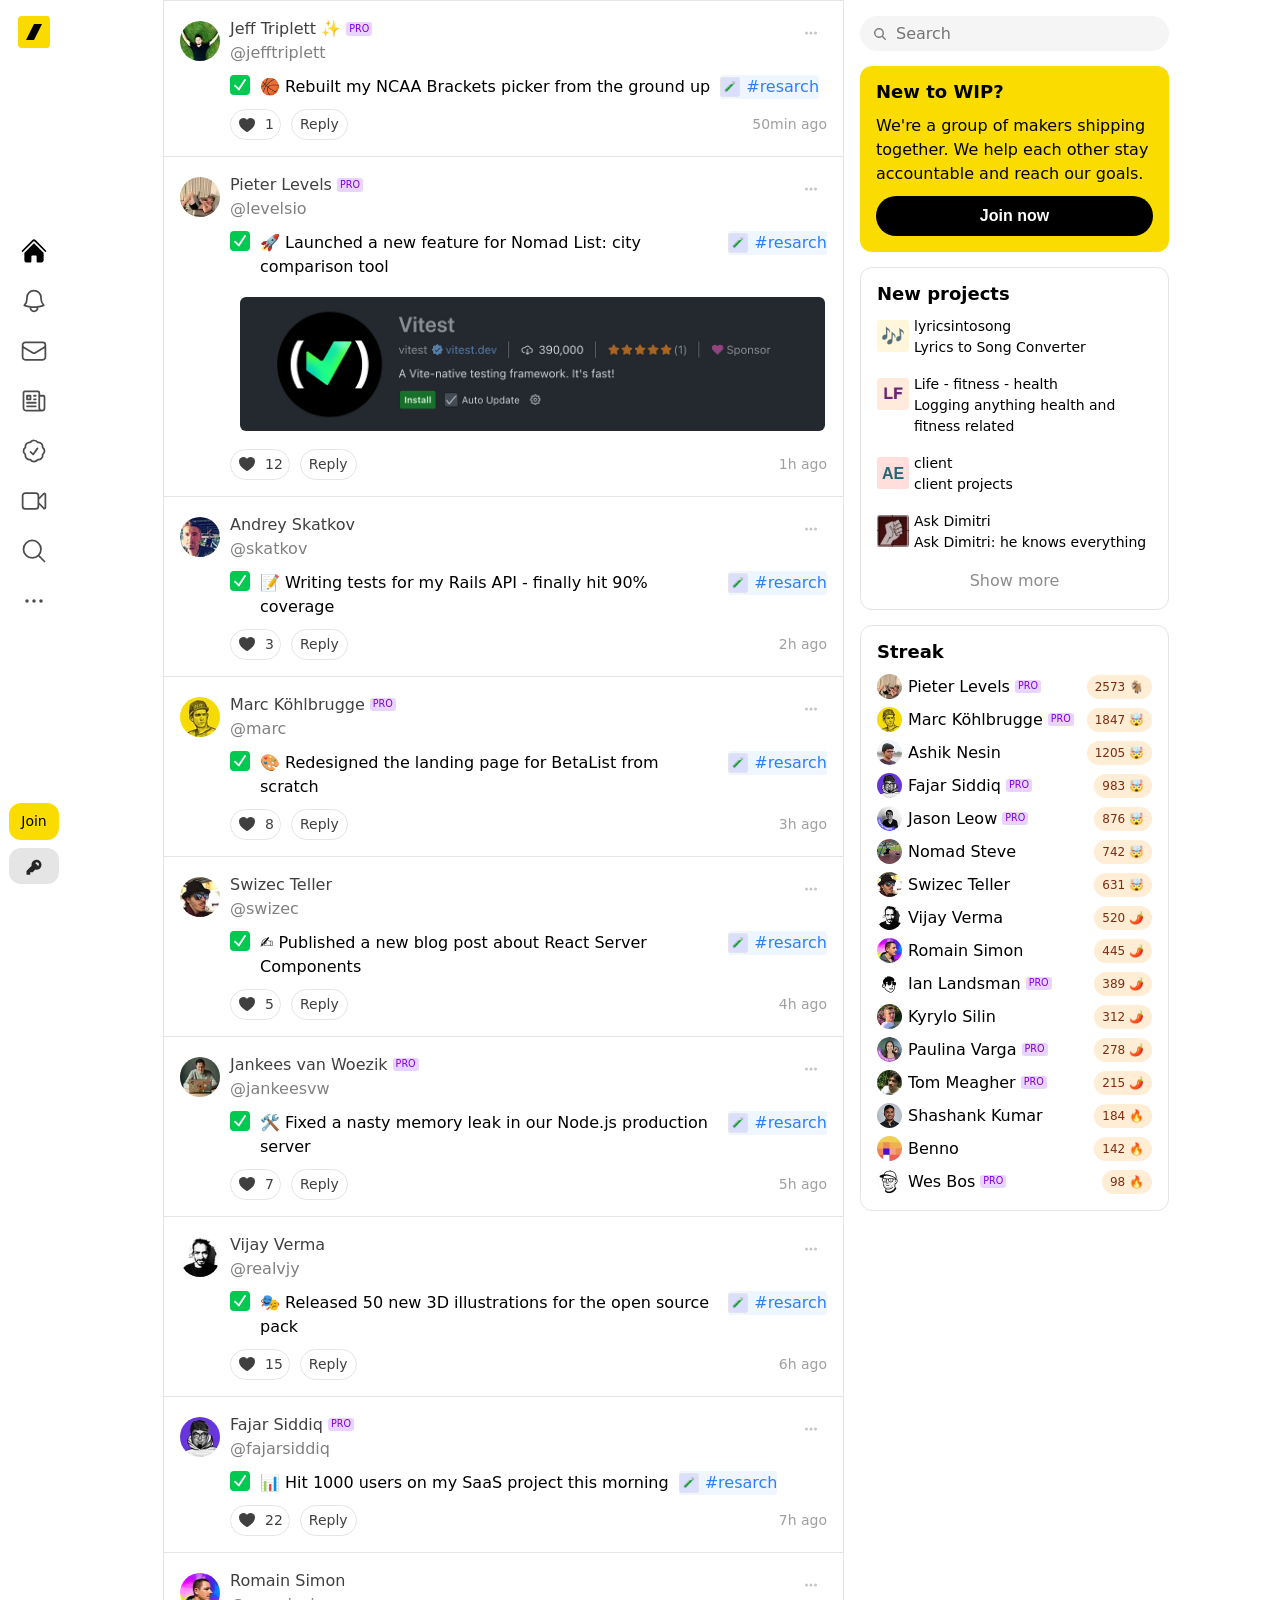
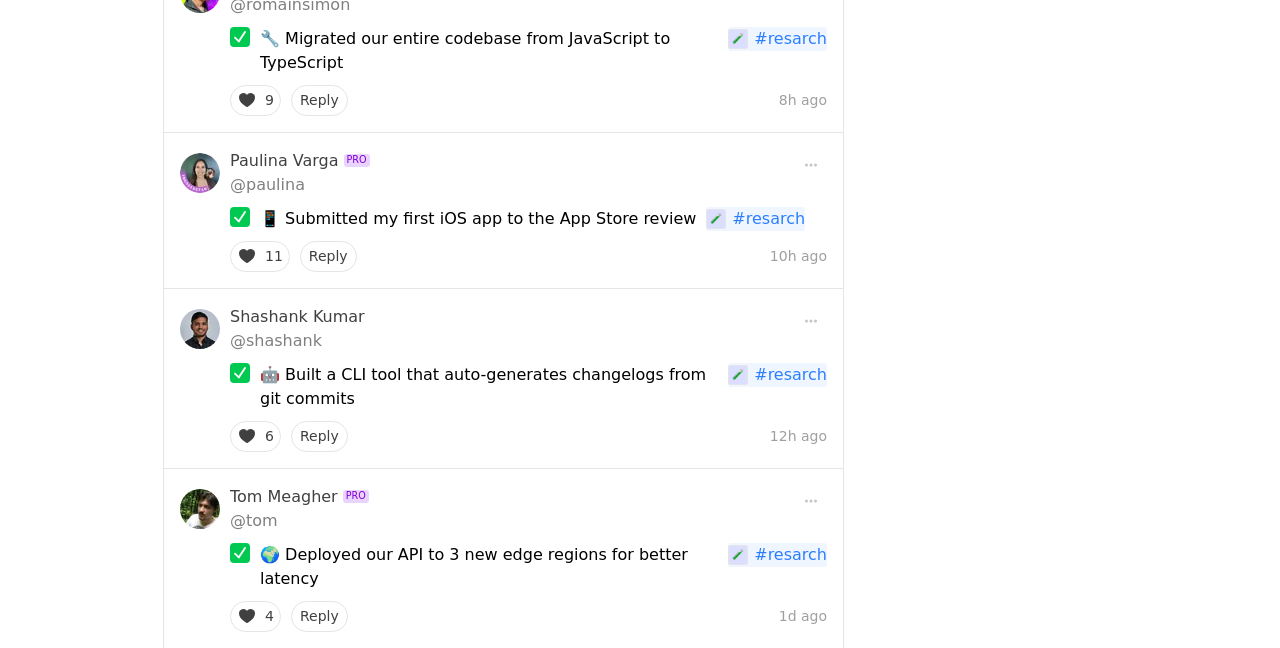
<file: index.html>
<!DOCTYPE html>
<html lang="en">

<head>
    <meta charset="UTF-8">
    <meta name="viewport" content="width=device-width, initial-scale=1.0">
    <title>WIP</title>
    <link rel="icon" href="images/wip-logo.svg">
    <link rel="stylesheet" href="css/styles.css">
</head>

<body>
    <div class="main-container">
        <!--side-bar-->
        <div class="sidebar">
            <div class="logo">
                <a href="index.html"> <img src="images/wip-logo.svg" alt="Logo"></a>
            </div>
            <div class="side-nav">
                <div class="side-nav-btn">
                    <a href="index.html" class="home hover-btn btn-active">
                        <svg xmlns="http://www.w3.org/2000/svg" viewBox="0 0 24 24" fill="currentColor"
                            aria-hidden="true" data-slot="icon">
                            <path
                                d="M11.47 3.841a.75.75 0 0 1 1.06 0l8.69 8.69a.75.75 0 1 0 1.06-1.061l-8.689-8.69a2.25 2.25 0 0 0-3.182 0l-8.69 8.69a.75.75 0 1 0 1.061 1.06l8.69-8.689Z">
                            </path>
                            <path
                                d="m12 5.432 8.159 8.159c.03.03.06.058.091.086v6.198c0 1.035-.84 1.875-1.875 1.875H15a.75.75 0 0 1-.75-.75v-4.5a.75.75 0 0 0-.75-.75h-3a.75.75 0 0 0-.75.75V21a.75.75 0 0 1-.75.75H5.625a1.875 1.875 0 0 1-1.875-1.875v-6.198a2.29 2.29 0 0 0 .091-.086L12 5.432Z">
                            </path>
                        </svg>
                    </a>
                    <a href="pages/login.html" class="notifications hover-btn btn-not-active">
                        <svg xmlns="http://www.w3.org/2000/svg" fill="none" viewBox="0 0 24 24" stroke-width="1.5"
                            stroke="currentColor" aria-hidden="true" data-slot="icon"
                            class="size-7 group-data-current-page:hidden">
                            <path stroke-linecap="round" stroke-linejoin="round"
                                d="M14.857 17.082a23.848 23.848 0 0 0 5.454-1.31A8.967 8.967 0 0 1 18 9.75V9A6 6 0 0 0 6 9v.75a8.967 8.967 0 0 1-2.312 6.022c1.733.64 3.56 1.085 5.455 1.31m5.714 0a24.255 24.255 0 0 1-5.714 0m5.714 0a3 3 0 1 1-5.714 0">
                            </path>
                        </svg>
                    </a>
                    <a href="pages/login.html" class="email hover-btn btn-not-active">
                        <svg xmlns="http://www.w3.org/2000/svg" fill="none" viewBox="0 0 24 24" stroke-width="1.5"
                            stroke="currentColor" aria-hidden="true" data-slot="icon">
                            <path stroke-linecap="round" stroke-linejoin="round"
                                d="M21.75 6.75v10.5a2.25 2.25 0 0 1-2.25 2.25h-15a2.25 2.25 0 0 1-2.25-2.25V6.75m19.5 0A2.25 2.25 0 0 0 19.5 4.5h-15a2.25 2.25 0 0 0-2.25 2.25m19.5 0v.243a2.25 2.25 0 0 1-1.07 1.916l-7.5 4.615a2.25 2.25 0 0 1-2.36 0L3.32 8.91a2.25 2.25 0 0 1-1.07-1.916V6.75">
                            </path>
                        </svg>
                    </a>
                    <a href="pages/post.html" class="posts hover-btn btn-not-active">
                        <svg xmlns="http://www.w3.org/2000/svg" fill="none" viewBox="0 0 24 24" stroke-width="1.5"
                            stroke="currentColor" aria-hidden="true" data-slot="icon">
                            <path stroke-linecap="round" stroke-linejoin="round"
                                d="M12 7.5h1.5m-1.5 3h1.5m-7.5 3h7.5m-7.5 3h7.5m3-9h3.375c.621 0 1.125.504 1.125 1.125V18a2.25 2.25 0 0 1-2.25 2.25M16.5 7.5V18a2.25 2.25 0 0 0 2.25 2.25M16.5 7.5V4.875c0-.621-.504-1.125-1.125-1.125H4.125C3.504 3.75 3 4.254 3 4.875V18a2.25 2.25 0 0 0 2.25 2.25h13.5M6 7.5h3v3H6v-3Z">
                            </path>
                        </svg>
                    </a>
                    <a href="pages/pro.html" class="pro hover-btn btn-not-active">
                        <svg xmlns="http://www.w3.org/2000/svg" fill="none" viewBox="0 0 24 24" stroke-width="1.5"
                            stroke="currentColor" aria-hidden="true" data-slot="icon">
                            <path stroke-linecap="round" stroke-linejoin="round"
                                d="M9 12.75 11.25 15 15 9.75M21 12c0 1.268-.63 2.39-1.593 3.068a3.745 3.745 0 0 1-1.043 3.296 3.745 3.745 0 0 1-3.296 1.043A3.745 3.745 0 0 1 12 21c-1.268 0-2.39-.63-3.068-1.593a3.746 3.746 0 0 1-3.296-1.043 3.745 3.745 0 0 1-1.043-3.296A3.745 3.745 0 0 1 3 12c0-1.268.63-2.39 1.593-3.068a3.745 3.745 0 0 1 1.043-3.296 3.746 3.746 0 0 1 3.296-1.043A3.746 3.746 0 0 1 12 3c1.268 0 2.39.63 3.068 1.593a3.746 3.746 0 0 1 3.296 1.043 3.746 3.746 0 0 1 1.043 3.296A3.745 3.745 0 0 1 21 12Z">
                            </path>
                        </svg>
                    </a>
                    <a href="pages/login.html" class="video hover-btn btn-not-active">
                        <svg xmlns="http://www.w3.org/2000/svg" fill="none" viewBox="0 0 24 24" stroke-width="1.5"
                            stroke="currentColor" aria-hidden="true" data-slot="icon">
                            <path stroke-linecap="round" stroke-linejoin="round"
                                d="m15.75 10.5 4.72-4.72a.75.75 0 0 1 1.28.53v11.38a.75.75 0 0 1-1.28.53l-4.72-4.72M4.5 18.75h9a2.25 2.25 0 0 0 2.25-2.25v-9a2.25 2.25 0 0 0-2.25-2.25h-9A2.25 2.25 0 0 0 2.25 7.5v9a2.25 2.25 0 0 0 2.25 2.25Z">
                            </path>
                        </svg>
                    </a>
                    <a href="pages/search.html" class="search hover-btn btn-not-active">
                        <svg xmlns="http://www.w3.org/2000/svg" fill="none" viewBox="0 0 24 24" stroke-width="1.5"
                            stroke="currentColor" aria-hidden="true" data-slot="icon">
                            <path stroke-linecap="round" stroke-linejoin="round"
                                d="m21 21-5.197-5.197m0 0A7.5 7.5 0 1 0 5.196 5.196a7.5 7.5 0 0 0 10.607 10.607Z">
                            </path>
                        </svg>
                    </a>
                    <a href="pages/more.html" class="three-do hover-btn btn-not-active">
                        <svg xmlns="http://www.w3.org/2000/svg" fill="none" viewBox="0 0 24 24" stroke-width="1.5"
                            stroke="currentColor" aria-hidden="true" data-slot="icon">
                            <path stroke-linecap="round" stroke-linejoin="round"
                                d="M6.75 12a.75.75 0 1 1-1.5 0 .75.75 0 0 1 1.5 0ZM12.75 12a.75.75 0 1 1-1.5 0 .75.75 0 0 1 1.5 0ZM18.75 12a.75.75 0 1 1-1.5 0 .75.75 0 0 1 1.5 0Z">
                            </path>
                        </svg>
                    </a>
                </div>
            </div>
            <div class="join-member">
                <a href="pages/join.html" class="join">Join</a>
                <a href="pages/login.html" class="acces-key">
                    <svg xmlns="http://www.w3.org/2000/svg" viewBox="0 0 16 14" fill="currentColor" aria-hidden="true"
                        data-slot="icon" class="size-7 group-data-current-page:hidden">
                        <path fill-rule="evenodd"
                            d="M14 6a4 4 0 0 1-4.899 3.899l-1.955 1.955a.5.5 0 0 1-.353.146H5v1.5a.5.5 0 0 1-.5.5h-2a.5.5 0 0 1-.5-.5v-2.293a.5.5 0 0 1 .146-.353l3.955-3.955A4 4 0 1 1 14 6Zm-4-2a.75.75 0 0 0 0 1.5.5.5 0 0 1 .5.5.75.75 0 0 0 1.5 0 2 2 0 0 0-2-2Z"
                            clip-rule="evenodd"></path>
                    </svg>
                </a>
            </div>
        </div>
        <!--//side-bar-->
        <!--main-->
        <div class="main">
            <!--post-contents-->
            <div class="post-contents">
                <!-- post-1 -->
                <div class="post btn-primary hover-btn">
                    <div class="post-header">
                        <div class="profile-content">
                            <div class="profil">
                                <img src="images/AndreyAzimov-50.png" alt="Logo">
                            </div>
                            <div class="pf-hover">
                                <div class="pf-hover-header">
                                    <img src="images/augis-50.png" alt="profile">
                                    <div class="follow-btn">
                                        Follow
                                    </div>
                                </div>
                                <div class="pf-hover-name">
                                    <div class="name">
                                        <span class="text-underline">Jeff Triplett ✨</span> <span
                                            class="pro-lable">PRO</span>
                                    </div>
                                    <div class="text-underline">
                                        @jefftriplett
                                    </div>
                                </div>
                                <div class="pf-hover-body">
                                    Jailbreaking life one step at a time dainelhemmati.com <span> <a href="#">BTC is a
                                            money laundering</a></span>
                                </div>
                            </div>
                            <!-- //pf-hover -->
                            <div class="name-bio">
                                <div class="name">
                                    Jeff Triplett ✨ <span class="pro-lable">PRO</span>
                                </div>
                                <div class="bio">
                                    @jefftriplett
                                </div>
                            </div>
                            <!-- //name-bio -->
                        </div>
                        <!-- //profile-content -->
                        <div class="three-dot-post"><svg xmlns="http://www.w3.org/2000/svg" viewBox="0 0 16 16"
                                fill="currentColor" aria-hidden="true" data-slot="icon" width="16" height="16">
                                <path
                                    d="M2 8a1.5 1.5 0 1 1 3 0 1.5 1.5 0 0 1-3 0ZM6.5 8a1.5 1.5 0 1 1 3 0 1.5 1.5 0 0 1-3 0ZM12.5 6.5a1.5 1.5 0 1 0 0 3 1.5 1.5 0 0 0 0-3Z">
                                </path>
                            </svg>
                            <div class="three-dot-click">
                                <div class="mute hover-btn">
                                    <svg xmlns="http://www.w3.org/2000/svg" viewBox="0 0 16 16" fill="currentColor"
                                        aria-hidden="true" data-slot="icon" class="w-4 h-4">
                                        <path
                                            d="M7.557 2.066A.75.75 0 0 1 8 2.75v10.5a.75.75 0 0 1-1.248.56L3.59 11H2a1 1 0 0 1-1-1V6a1 1 0 0 1 1-1h1.59l3.162-2.81a.75.75 0 0 1 .805-.124ZM12.95 3.05a.75.75 0 1 0-1.06 1.06 5.5 5.5 0 0 1 0 7.78.75.75 0 1 0 1.06 1.06 7 7 0 0 0 0-9.9Z">
                                        </path>
                                        <path
                                            d="M10.828 5.172a.75.75 0 1 0-1.06 1.06 2.5 2.5 0 0 1 0 3.536.75.75 0 1 0 1.06 1.06 4 4 0 0 0 0-5.656Z">
                                        </path>
                                    </svg>
                                    Mute <span class="pro-lable">PRO</span>
                                </div>
                                <div class="smiliar-tool hover-btn">
                                    <svg xmlns="http://www.w3.org/2000/svg" viewBox="0 0 16 16" fill="currentColor"
                                        aria-hidden="true" data-slot="icon" class="size-4">
                                        <path fill-rule="evenodd"
                                            d="M5 4a.75.75 0 0 1 .738.616l.252 1.388A1.25 1.25 0 0 0 6.996 7.01l1.388.252a.75.75 0 0 1 0 1.476l-1.388.252A1.25 1.25 0 0 0 5.99 9.996l-.252 1.388a.75.75 0 0 1-1.476 0L4.01 9.996A1.25 1.25 0 0 0 3.004 8.99l-1.388-.252a.75.75 0 0 1 0-1.476l1.388-.252A1.25 1.25 0 0 0 4.01 6.004l.252-1.388A.75.75 0 0 1 5 4ZM12 1a.75.75 0 0 1 .721.544l.195.682c.118.415.443.74.858.858l.682.195a.75.75 0 0 1 0 1.442l-.682.195a1.25 1.25 0 0 0-.858.858l-.195.682a.75.75 0 0 1-1.442 0l-.195-.682a1.25 1.25 0 0 0-.858-.858l-.682-.195a.75.75 0 0 1 0-1.442l.682-.195a1.25 1.25 0 0 0 .858-.858l.195-.682A.75.75 0 0 1 12 1ZM10 11a.75.75 0 0 1 .728.568.968.968 0 0 0 .704.704.75.75 0 0 1 0 1.456.968.968 0 0 0-.704.704.75.75 0 0 1-1.456 0 .968.968 0 0 0-.704-.704.75.75 0 0 1 0-1.456.968.968 0 0 0 .704-.704A.75.75 0 0 1 10 11Z"
                                            clip-rule="evenodd"></path>
                                    </svg>
                                    Similar Tool
                                </div>
                                <div class="share hover-btn">
                                    <svg xmlns="http://www.w3.org/2000/svg" viewBox="0 0 16 16" fill="currentColor"
                                        aria-hidden="true" data-slot="icon" class="size-4">
                                        <path
                                            d="M12 6a2 2 0 1 0-1.994-1.842L5.323 6.5a2 2 0 1 0 0 3l4.683 2.342a2 2 0 1 0 .67-1.342L5.995 8.158a2.03 2.03 0 0 0 0-.316L10.677 5.5c.353.311.816.5 1.323.5Z">
                                        </path>
                                    </svg>
                                    Share
                                </div>
                                <div class="report hover-btn">
                                    <svg xmlns="http://www.w3.org/2000/svg" viewBox="0 0 16 16" fill="currentColor"
                                        aria-hidden="true" data-slot="icon" class="w-4 h-4">
                                        <path
                                            d="M2.75 2a.75.75 0 0 0-.75.75v10.5a.75.75 0 0 0 1.5 0v-2.624l.33-.083A6.044 6.044 0 0 1 8 11c1.29.645 2.77.807 4.17.457l1.48-.37a.462.462 0 0 0 .35-.448V3.56a.438.438 0 0 0-.544-.425l-1.287.322C10.77 3.808 9.291 3.646 8 3a6.045 6.045 0 0 0-4.17-.457l-.34.085A.75.75 0 0 0 2.75 2Z">
                                        </path>
                                    </svg>
                                    Report
                                </div>
                            </div>
                            <!-- //three-dot-click -->
                        </div>
                        <!-- //three-dot-post -->
                    </div>
                    <!-- //post-header -->
                    <div class="post-body">
                        <div class="post-text">
                            <div class="verify">
                                <svg xmlns="http://www.w3.org/2000/svg" viewBox="0 0 16 16" fill="currentColor"
                                    aria-hidden="true" data-slot="icon" class="size-5">
                                    <path fill-rule="evenodd"
                                        d="M12.416 3.376a.75.75 0 0 1 .208 1.04l-5 7.5a.75.75 0 0 1-1.154.114l-3-3a.75.75 0 0 1 1.06-1.06l2.353 2.353 4.493-6.74a.75.75 0 0 1 1.04-.207Z"
                                        clip-rule="evenodd"></path>
                                </svg>
                            </div>
                            <p>🏀 Rebuilt my NCAA Brackets picker from the ground up</p>
                            <div class="lable">
                                <img class="btn-primary" src="images/siences.png" alt="sinces">
                                <a href="#">#resarch</a>
                                <div class="pf-hover">
                                    <div class="pf-hover-header">
                                        <img src="images/siences.png" alt="sinces">
                                        <div class="follow-btn">
                                            Follow
                                        </div>
                                    </div>
                                    <div class="pf-hover-name">
                                        <div class="name">
                                            <span class="text-underline">Jeff Triplett ✨</span> <span
                                                class="pro-lable">PRO</span>
                                        </div>
                                        <div class="text-underline">
                                            @jefftriplett
                                        </div>
                                    </div>
                                    <div class="pf-hover-body">
                                        Jailbreaking life one step at a time dainelhemmati.com <span> <a href="#">BTC is
                                                a money laundering</a></span>
                                    </div>
                                </div>
                                <!-- //pf-hover -->
                            </div>
                        </div>
                        <!-- //post-text -->
                    </div>
                    <!-- //post-body -->
                    <div class="post-footer">
                        <div class="post-btns">
                            <div class="like-btn btn-primary">
                                <svg xmlns="http://www.w3.org/2000/svg" viewBox="0 0 20 20" fill="currentColor"
                                    aria-hidden="true" data-slot="icon" class="size-5 mt-[1px]">
                                    <path
                                        d="m9.653 16.915-.005-.003-.019-.01a20.759 20.759 0 0 1-1.162-.682 22.045 22.045 0 0 1-2.582-1.9C4.045 12.733 2 10.352 2 7.5a4.5 4.5 0 0 1 8-2.828A4.5 4.5 0 0 1 18 7.5c0 2.852-2.044 5.233-3.885 6.82a22.049 22.049 0 0 1-3.744 2.582l-.019.01-.005.003h-.002a.739.739 0 0 1-.69.001l-.002-.001Z">
                                    </path>
                                </svg> 1
                            </div>
                            <div class="reply-btn btn-primary">
                                Reply
                            </div>
                        </div>
                        <!-- //post-btns -->
                        <div class="post-durations back-default-hover">
                            50min ago
                        </div>
                    </div>
                    <!-- //post-footer -->
                </div>
                <!--//post-1 -->
                <!-- post-2 -->
                <div class="post btn-primary hover-btn">
                    <div class="post-header">
                        <div class="profile-content">
                            <div class="profil">
                                <img src="images/levelsio-50.png" alt="Logo">
                            </div>
                            <div class="pf-hover">
                                <div class="pf-hover-header">
                                    <img src="images/levelsio-50.png" alt="profile">
                                    <div class="follow-btn">
                                        Follow
                                    </div>
                                </div>
                                <div class="pf-hover-name">
                                    <div class="name">
                                        <span class="text-underline">Pieter Levels</span> <span
                                            class="pro-lable">PRO</span>
                                    </div>
                                    <div class="text-underline">
                                        @levelsio
                                    </div>
                                </div>
                                <div class="pf-hover-body">
                                    Building startups in public. nomadlist.com, remoteok.com
                                </div>
                            </div>
                            <!-- //pf-hover -->
                            <div class="name-bio">
                                <div class="name">
                                    Pieter Levels <span class="pro-lable">PRO</span>
                                </div>
                                <div class="bio">
                                    @levelsio
                                </div>
                            </div>
                            <!-- //name-bio -->
                        </div>
                        <!-- //profile-content -->
                        <div class="three-dot-post"><svg xmlns="http://www.w3.org/2000/svg" viewBox="0 0 16 16"
                                fill="currentColor" aria-hidden="true" data-slot="icon" width="16" height="16">
                                <path
                                    d="M2 8a1.5 1.5 0 1 1 3 0 1.5 1.5 0 0 1-3 0ZM6.5 8a1.5 1.5 0 1 1 3 0 1.5 1.5 0 0 1-3 0ZM12.5 6.5a1.5 1.5 0 1 0 0 3 1.5 1.5 0 0 0 0-3Z">
                                </path>
                            </svg>
                            <div class="three-dot-click">
                                <div class="mute hover-btn">
                                    <svg xmlns="http://www.w3.org/2000/svg" viewBox="0 0 16 16" fill="currentColor"
                                        aria-hidden="true" data-slot="icon" class="w-4 h-4">
                                        <path
                                            d="M7.557 2.066A.75.75 0 0 1 8 2.75v10.5a.75.75 0 0 1-1.248.56L3.59 11H2a1 1 0 0 1-1-1V6a1 1 0 0 1 1-1h1.59l3.162-2.81a.75.75 0 0 1 .805-.124ZM12.95 3.05a.75.75 0 1 0-1.06 1.06 5.5 5.5 0 0 1 0 7.78.75.75 0 1 0 1.06 1.06 7 7 0 0 0 0-9.9Z">
                                        </path>
                                        <path
                                            d="M10.828 5.172a.75.75 0 1 0-1.06 1.06 2.5 2.5 0 0 1 0 3.536.75.75 0 1 0 1.06 1.06 4 4 0 0 0 0-5.656Z">
                                        </path>
                                    </svg>
                                    Mute <span class="pro-lable">PRO</span>
                                </div>
                                <div class="smiliar-tool hover-btn">
                                    <svg xmlns="http://www.w3.org/2000/svg" viewBox="0 0 16 16" fill="currentColor"
                                        aria-hidden="true" data-slot="icon" class="size-4">
                                        <path fill-rule="evenodd"
                                            d="M5 4a.75.75 0 0 1 .738.616l.252 1.388A1.25 1.25 0 0 0 6.996 7.01l1.388.252a.75.75 0 0 1 0 1.476l-1.388.252A1.25 1.25 0 0 0 5.99 9.996l-.252 1.388a.75.75 0 0 1-1.476 0L4.01 9.996A1.25 1.25 0 0 0 3.004 8.99l-1.388-.252a.75.75 0 0 1 0-1.476l1.388-.252A1.25 1.25 0 0 0 4.01 6.004l.252-1.388A.75.75 0 0 1 5 4ZM12 1a.75.75 0 0 1 .721.544l.195.682c.118.415.443.74.858.858l.682.195a.75.75 0 0 1 0 1.442l-.682.195a1.25 1.25 0 0 0-.858.858l-.195.682a.75.75 0 0 1-1.442 0l-.195-.682a1.25 1.25 0 0 0-.858-.858l-.682-.195a.75.75 0 0 1 0-1.442l.682-.195a1.25 1.25 0 0 0 .858-.858l.195-.682A.75.75 0 0 1 12 1ZM10 11a.75.75 0 0 1 .728.568.968.968 0 0 0 .704.704.75.75 0 0 1 0 1.456.968.968 0 0 0-.704.704.75.75 0 0 1-1.456 0 .968.968 0 0 0-.704-.704.75.75 0 0 1 0-1.456.968.968 0 0 0 .704-.704A.75.75 0 0 1 10 11Z"
                                            clip-rule="evenodd"></path>
                                    </svg>
                                    Similar Tool
                                </div>
                                <div class="share hover-btn">
                                    <svg xmlns="http://www.w3.org/2000/svg" viewBox="0 0 16 16" fill="currentColor"
                                        aria-hidden="true" data-slot="icon" class="size-4">
                                        <path
                                            d="M12 6a2 2 0 1 0-1.994-1.842L5.323 6.5a2 2 0 1 0 0 3l4.683 2.342a2 2 0 1 0 .67-1.342L5.995 8.158a2.03 2.03 0 0 0 0-.316L10.677 5.5c.353.311.816.5 1.323.5Z">
                                        </path>
                                    </svg>
                                    Share
                                </div>
                                <div class="report hover-btn">
                                    <svg xmlns="http://www.w3.org/2000/svg" viewBox="0 0 16 16" fill="currentColor"
                                        aria-hidden="true" data-slot="icon" class="w-4 h-4">
                                        <path
                                            d="M2.75 2a.75.75 0 0 0-.75.75v10.5a.75.75 0 0 0 1.5 0v-2.624l.33-.083A6.044 6.044 0 0 1 8 11c1.29.645 2.77.807 4.17.457l1.48-.37a.462.462 0 0 0 .35-.448V3.56a.438.438 0 0 0-.544-.425l-1.287.322C10.77 3.808 9.291 3.646 8 3a6.045 6.045 0 0 0-4.17-.457l-.34.085A.75.75 0 0 0 2.75 2Z">
                                        </path>
                                    </svg>
                                    Report
                                </div>
                            </div>
                            <!-- //three-dot-click -->
                        </div>
                        <!-- //three-dot-post -->
                    </div>
                    <!-- //post-header -->
                    <div class="post-body">
                        <div class="post-text">
                            <div class="verify">
                                <svg xmlns="http://www.w3.org/2000/svg" viewBox="0 0 16 16" fill="currentColor"
                                    aria-hidden="true" data-slot="icon" class="size-5">
                                    <path fill-rule="evenodd"
                                        d="M12.416 3.376a.75.75 0 0 1 .208 1.04l-5 7.5a.75.75 0 0 1-1.154.114l-3-3a.75.75 0 0 1 1.06-1.06l2.353 2.353 4.493-6.74a.75.75 0 0 1 1.04-.207Z"
                                        clip-rule="evenodd"></path>
                                </svg>
                            </div>
                            <p>🚀 Launched a new feature for Nomad List: city comparison tool</p>
                            <div class="lable">
                                <img class="btn-primary" src="images/siences.png" alt="sinces">
                                <a href="#">#resarch</a>
                                <div class="pf-hover">
                                    <div class="pf-hover-header">
                                        <img src="images/siences.png" alt="sinces">
                                        <div class="follow-btn">
                                            Follow
                                        </div>
                                    </div>
                                    <div class="pf-hover-name">
                                        <div class="name">
                                            <span class="text-underline">Jeff Triplett ✨</span> <span
                                                class="pro-lable">PRO</span>
                                        </div>
                                        <div class="text-underline">
                                            @jefftriplett
                                        </div>
                                    </div>
                                    <div class="pf-hover-body">
                                        Jailbreaking life one step at a time dainelhemmati.com <span> <a href="#">BTC is
                                                a money laundering</a></span>
                                    </div>
                                </div>
                                <!-- //pf-hover -->
                            </div>
                        </div>
                        <!-- //post-text -->
                    </div>
                    <!-- //post-body -->
                    <div class="post-img">
                        <img src="images/vitest.png" alt="vitest">
                    </div>
                    <!-- //post-img -->
                    <div class="post-footer">
                        <div class="post-btns">
                            <div class="like-btn btn-primary">
                                <svg xmlns="http://www.w3.org/2000/svg" viewBox="0 0 20 20" fill="currentColor"
                                    aria-hidden="true" data-slot="icon" class="size-5 mt-[1px]">
                                    <path
                                        d="m9.653 16.915-.005-.003-.019-.01a20.759 20.759 0 0 1-1.162-.682 22.045 22.045 0 0 1-2.582-1.9C4.045 12.733 2 10.352 2 7.5a4.5 4.5 0 0 1 8-2.828A4.5 4.5 0 0 1 18 7.5c0 2.852-2.044 5.233-3.885 6.82a22.049 22.049 0 0 1-3.744 2.582l-.019.01-.005.003h-.002a.739.739 0 0 1-.69.001l-.002-.001Z">
                                    </path>
                                </svg> 12
                            </div>
                            <div class="reply-btn btn-primary">
                                Reply
                            </div>
                        </div>
                        <!-- //post-btns -->
                        <div class="post-durations">
                            1h ago
                        </div>
                    </div>
                    <!-- //post-footer -->
                </div>
                <!--//post-2 -->
                <div class="post btn-primary hover-btn">
                    <div class="post-header">
                        <div class="profile-content">
                            <div class="profil">
                                <img src="images/Skatkov-50.png" alt="Logo">
                            </div>
                            <div class="pf-hover">
                                <div class="pf-hover-header">
                                    <img src="images/Skatkov-50.png" alt="profile">
                                    <div class="follow-btn">
                                        Follow
                                    </div>
                                </div>
                                <div class="pf-hover-name">
                                    <div class="name">
                                        <span class="text-underline">Andrey Skatkov</span>
                                    </div>
                                    <div class="text-underline">
                                        @skatkov
                                    </div>
                                </div>
                                <div class="pf-hover-body">
                                    Ruby developer, open source contributor, coffee lover
                                </div>
                            </div>
                            <!-- //pf-hover -->
                            <div class="name-bio">
                                <div class="name">
                                    Andrey Skatkov
                                </div>
                                <div class="bio">
                                    @skatkov
                                </div>
                            </div>
                            <!-- //name-bio -->
                        </div>
                        <!-- //profile-content -->
                        <div class="three-dot-post"><svg xmlns="http://www.w3.org/2000/svg" viewBox="0 0 16 16"
                                fill="currentColor" aria-hidden="true" data-slot="icon" width="16" height="16">
                                <path
                                    d="M2 8a1.5 1.5 0 1 1 3 0 1.5 1.5 0 0 1-3 0ZM6.5 8a1.5 1.5 0 1 1 3 0 1.5 1.5 0 0 1-3 0ZM12.5 6.5a1.5 1.5 0 1 0 0 3 1.5 1.5 0 0 0 0-3Z">
                                </path>
                            </svg>
                            <div class="three-dot-click">
                                <div class="mute hover-btn">
                                    <svg xmlns="http://www.w3.org/2000/svg" viewBox="0 0 16 16" fill="currentColor"
                                        aria-hidden="true" data-slot="icon" class="w-4 h-4">
                                        <path
                                            d="M7.557 2.066A.75.75 0 0 1 8 2.75v10.5a.75.75 0 0 1-1.248.56L3.59 11H2a1 1 0 0 1-1-1V6a1 1 0 0 1 1-1h1.59l3.162-2.81a.75.75 0 0 1 .805-.124ZM12.95 3.05a.75.75 0 1 0-1.06 1.06 5.5 5.5 0 0 1 0 7.78.75.75 0 1 0 1.06 1.06 7 7 0 0 0 0-9.9Z">
                                        </path>
                                        <path
                                            d="M10.828 5.172a.75.75 0 1 0-1.06 1.06 2.5 2.5 0 0 1 0 3.536.75.75 0 1 0 1.06 1.06 4 4 0 0 0 0-5.656Z">
                                        </path>
                                    </svg>
                                    Mute <span class="pro-lable">PRO</span>
                                </div>
                                <div class="smiliar-tool hover-btn">
                                    <svg xmlns="http://www.w3.org/2000/svg" viewBox="0 0 16 16" fill="currentColor"
                                        aria-hidden="true" data-slot="icon" class="size-4">
                                        <path fill-rule="evenodd"
                                            d="M5 4a.75.75 0 0 1 .738.616l.252 1.388A1.25 1.25 0 0 0 6.996 7.01l1.388.252a.75.75 0 0 1 0 1.476l-1.388.252A1.25 1.25 0 0 0 5.99 9.996l-.252 1.388a.75.75 0 0 1-1.476 0L4.01 9.996A1.25 1.25 0 0 0 3.004 8.99l-1.388-.252a.75.75 0 0 1 0-1.476l1.388-.252A1.25 1.25 0 0 0 4.01 6.004l.252-1.388A.75.75 0 0 1 5 4ZM12 1a.75.75 0 0 1 .721.544l.195.682c.118.415.443.74.858.858l.682.195a.75.75 0 0 1 0 1.442l-.682.195a1.25 1.25 0 0 0-.858.858l-.195.682a.75.75 0 0 1-1.442 0l-.195-.682a1.25 1.25 0 0 0-.858-.858l-.682-.195a.75.75 0 0 1 0-1.442l.682-.195a1.25 1.25 0 0 0 .858-.858l.195-.682A.75.75 0 0 1 12 1ZM10 11a.75.75 0 0 1 .728.568.968.968 0 0 0 .704.704.75.75 0 0 1 0 1.456.968.968 0 0 0-.704.704.75.75 0 0 1-1.456 0 .968.968 0 0 0-.704-.704.75.75 0 0 1 0-1.456.968.968 0 0 0 .704-.704A.75.75 0 0 1 10 11Z"
                                            clip-rule="evenodd"></path>
                                    </svg>
                                    Similar Tool
                                </div>
                                <div class="share hover-btn">
                                    <svg xmlns="http://www.w3.org/2000/svg" viewBox="0 0 16 16" fill="currentColor"
                                        aria-hidden="true" data-slot="icon" class="size-4">
                                        <path
                                            d="M12 6a2 2 0 1 0-1.994-1.842L5.323 6.5a2 2 0 1 0 0 3l4.683 2.342a2 2 0 1 0 .67-1.342L5.995 8.158a2.03 2.03 0 0 0 0-.316L10.677 5.5c.353.311.816.5 1.323.5Z">
                                        </path>
                                    </svg>
                                    Share
                                </div>
                                <div class="report hover-btn">
                                    <svg xmlns="http://www.w3.org/2000/svg" viewBox="0 0 16 16" fill="currentColor"
                                        aria-hidden="true" data-slot="icon" class="w-4 h-4">
                                        <path
                                            d="M2.75 2a.75.75 0 0 0-.75.75v10.5a.75.75 0 0 0 1.5 0v-2.624l.33-.083A6.044 6.044 0 0 1 8 11c1.29.645 2.77.807 4.17.457l1.48-.37a.462.462 0 0 0 .35-.448V3.56a.438.438 0 0 0-.544-.425l-1.287.322C10.77 3.808 9.291 3.646 8 3a6.045 6.045 0 0 0-4.17-.457l-.34.085A.75.75 0 0 0 2.75 2Z">
                                        </path>
                                    </svg>
                                    Report
                                </div>
                            </div>
                            <!-- //three-dot-click -->
                        </div>
                        <!-- //three-dot-post -->
                    </div>
                    <!-- //post-header -->
                    <div class="post-body">
                        <div class="post-text">
                            <div class="verify">
                                <svg xmlns="http://www.w3.org/2000/svg" viewBox="0 0 16 16" fill="currentColor"
                                    aria-hidden="true" data-slot="icon" class="size-5">
                                    <path fill-rule="evenodd"
                                        d="M12.416 3.376a.75.75 0 0 1 .208 1.04l-5 7.5a.75.75 0 0 1-1.154.114l-3-3a.75.75 0 0 1 1.06-1.06l2.353 2.353 4.493-6.74a.75.75 0 0 1 1.04-.207Z"
                                        clip-rule="evenodd"></path>
                                </svg>
                            </div>
                            <p>📝 Writing tests for my Rails API - finally hit 90% coverage</p>
                            <div class="lable">
                                <img class="btn-primary" src="images/siences.png" alt="sinces">
                                <a href="#">#resarch</a>
                                <div class="pf-hover">
                                    <div class="pf-hover-header">
                                        <img src="images/siences.png" alt="sinces">
                                        <div class="follow-btn">
                                            Follow
                                        </div>
                                    </div>
                                    <div class="pf-hover-name">
                                        <div class="name">
                                            <span class="text-underline">Jeff Triplett ✨</span> <span
                                                class="pro-lable">PRO</span>
                                        </div>
                                        <div class="text-underline">
                                            @jefftriplett
                                        </div>
                                    </div>
                                    <div class="pf-hover-body">
                                        Jailbreaking life one step at a time dainelhemmati.com <span> <a href="#">BTC is
                                                a money laundering</a></span>
                                    </div>
                                </div>
                                <!-- //pf-hover -->
                            </div>
                        </div>
                        <!-- //post-text -->
                    </div>
                    <!-- //post-body -->
                    <div class="post-footer">
                        <div class="post-btns">
                            <div class="like-btn btn-primary">
                                <svg xmlns="http://www.w3.org/2000/svg" viewBox="0 0 20 20" fill="currentColor"
                                    aria-hidden="true" data-slot="icon" class="size-5 mt-[1px]">
                                    <path
                                        d="m9.653 16.915-.005-.003-.019-.01a20.759 20.759 0 0 1-1.162-.682 22.045 22.045 0 0 1-2.582-1.9C4.045 12.733 2 10.352 2 7.5a4.5 4.5 0 0 1 8-2.828A4.5 4.5 0 0 1 18 7.5c0 2.852-2.044 5.233-3.885 6.82a22.049 22.049 0 0 1-3.744 2.582l-.019.01-.005.003h-.002a.739.739 0 0 1-.69.001l-.002-.001Z">
                                    </path>
                                </svg> 3
                            </div>
                            <div class="reply-btn btn-primary">
                                Reply
                            </div>
                        </div>
                        <!-- //post-btns -->
                        <div class="post-durations back-default-hover">
                            2h ago
                        </div>
                    </div>
                    <!-- //post-footer -->
                </div>
                <div class="post btn-primary hover-btn">
                    <div class="post-header">
                        <div class="profile-content">
                            <div class="profil">
                                <img src="images/marc-50.png" alt="Logo">
                            </div>
                            <div class="pf-hover">
                                <div class="pf-hover-header">
                                    <img src="images/marc-50.png" alt="profile">
                                    <div class="follow-btn">
                                        Follow
                                    </div>
                                </div>
                                <div class="pf-hover-name">
                                    <div class="name">
                                        <span class="text-underline">Marc Köhlbrugge</span> <span
                                            class="pro-lable">PRO</span>
                                    </div>
                                    <div class="text-underline">
                                        @marc
                                    </div>
                                </div>
                                <div class="pf-hover-body">
                                    Building WIP and BetaList. betalist.com
                                </div>
                            </div>
                            <!-- //pf-hover -->
                            <div class="name-bio">
                                <div class="name">
                                    Marc Köhlbrugge <span class="pro-lable">PRO</span>
                                </div>
                                <div class="bio">
                                    @marc
                                </div>
                            </div>
                            <!-- //name-bio -->
                        </div>
                        <!-- //profile-content -->
                        <div class="three-dot-post"><svg xmlns="http://www.w3.org/2000/svg" viewBox="0 0 16 16"
                                fill="currentColor" aria-hidden="true" data-slot="icon" width="16" height="16">
                                <path
                                    d="M2 8a1.5 1.5 0 1 1 3 0 1.5 1.5 0 0 1-3 0ZM6.5 8a1.5 1.5 0 1 1 3 0 1.5 1.5 0 0 1-3 0ZM12.5 6.5a1.5 1.5 0 1 0 0 3 1.5 1.5 0 0 0 0-3Z">
                                </path>
                            </svg>
                            <div class="three-dot-click">
                                <div class="mute hover-btn">
                                    <svg xmlns="http://www.w3.org/2000/svg" viewBox="0 0 16 16" fill="currentColor"
                                        aria-hidden="true" data-slot="icon" class="w-4 h-4">
                                        <path
                                            d="M7.557 2.066A.75.75 0 0 1 8 2.75v10.5a.75.75 0 0 1-1.248.56L3.59 11H2a1 1 0 0 1-1-1V6a1 1 0 0 1 1-1h1.59l3.162-2.81a.75.75 0 0 1 .805-.124ZM12.95 3.05a.75.75 0 1 0-1.06 1.06 5.5 5.5 0 0 1 0 7.78.75.75 0 1 0 1.06 1.06 7 7 0 0 0 0-9.9Z">
                                        </path>
                                        <path
                                            d="M10.828 5.172a.75.75 0 1 0-1.06 1.06 2.5 2.5 0 0 1 0 3.536.75.75 0 1 0 1.06 1.06 4 4 0 0 0 0-5.656Z">
                                        </path>
                                    </svg>
                                    Mute <span class="pro-lable">PRO</span>
                                </div>
                                <div class="smiliar-tool hover-btn">
                                    <svg xmlns="http://www.w3.org/2000/svg" viewBox="0 0 16 16" fill="currentColor"
                                        aria-hidden="true" data-slot="icon" class="size-4">
                                        <path fill-rule="evenodd"
                                            d="M5 4a.75.75 0 0 1 .738.616l.252 1.388A1.25 1.25 0 0 0 6.996 7.01l1.388.252a.75.75 0 0 1 0 1.476l-1.388.252A1.25 1.25 0 0 0 5.99 9.996l-.252 1.388a.75.75 0 0 1-1.476 0L4.01 9.996A1.25 1.25 0 0 0 3.004 8.99l-1.388-.252a.75.75 0 0 1 0-1.476l1.388-.252A1.25 1.25 0 0 0 4.01 6.004l.252-1.388A.75.75 0 0 1 5 4ZM12 1a.75.75 0 0 1 .721.544l.195.682c.118.415.443.74.858.858l.682.195a.75.75 0 0 1 0 1.442l-.682.195a1.25 1.25 0 0 0-.858.858l-.195.682a.75.75 0 0 1-1.442 0l-.195-.682a1.25 1.25 0 0 0-.858-.858l-.682-.195a.75.75 0 0 1 0-1.442l.682-.195a1.25 1.25 0 0 0 .858-.858l.195-.682A.75.75 0 0 1 12 1ZM10 11a.75.75 0 0 1 .728.568.968.968 0 0 0 .704.704.75.75 0 0 1 0 1.456.968.968 0 0 0-.704.704.75.75 0 0 1-1.456 0 .968.968 0 0 0-.704-.704.75.75 0 0 1 0-1.456.968.968 0 0 0 .704-.704A.75.75 0 0 1 10 11Z"
                                            clip-rule="evenodd"></path>
                                    </svg>
                                    Similar Tool
                                </div>
                                <div class="share hover-btn">
                                    <svg xmlns="http://www.w3.org/2000/svg" viewBox="0 0 16 16" fill="currentColor"
                                        aria-hidden="true" data-slot="icon" class="size-4">
                                        <path
                                            d="M12 6a2 2 0 1 0-1.994-1.842L5.323 6.5a2 2 0 1 0 0 3l4.683 2.342a2 2 0 1 0 .67-1.342L5.995 8.158a2.03 2.03 0 0 0 0-.316L10.677 5.5c.353.311.816.5 1.323.5Z">
                                        </path>
                                    </svg>
                                    Share
                                </div>
                                <div class="report hover-btn">
                                    <svg xmlns="http://www.w3.org/2000/svg" viewBox="0 0 16 16" fill="currentColor"
                                        aria-hidden="true" data-slot="icon" class="w-4 h-4">
                                        <path
                                            d="M2.75 2a.75.75 0 0 0-.75.75v10.5a.75.75 0 0 0 1.5 0v-2.624l.33-.083A6.044 6.044 0 0 1 8 11c1.29.645 2.77.807 4.17.457l1.48-.37a.462.462 0 0 0 .35-.448V3.56a.438.438 0 0 0-.544-.425l-1.287.322C10.77 3.808 9.291 3.646 8 3a6.045 6.045 0 0 0-4.17-.457l-.34.085A.75.75 0 0 0 2.75 2Z">
                                        </path>
                                    </svg>
                                    Report
                                </div>
                            </div>
                            <!-- //three-dot-click -->
                        </div>
                        <!-- //three-dot-post -->
                    </div>
                    <!-- //post-header -->
                    <div class="post-body">
                        <div class="post-text">
                            <div class="verify">
                                <svg xmlns="http://www.w3.org/2000/svg" viewBox="0 0 16 16" fill="currentColor"
                                    aria-hidden="true" data-slot="icon" class="size-5">
                                    <path fill-rule="evenodd"
                                        d="M12.416 3.376a.75.75 0 0 1 .208 1.04l-5 7.5a.75.75 0 0 1-1.154.114l-3-3a.75.75 0 0 1 1.06-1.06l2.353 2.353 4.493-6.74a.75.75 0 0 1 1.04-.207Z"
                                        clip-rule="evenodd"></path>
                                </svg>
                            </div>
                            <p>🎨 Redesigned the landing page for BetaList from scratch</p>
                            <div class="lable">
                                <img class="btn-primary" src="images/siences.png" alt="sinces">
                                <a href="#">#resarch</a>
                                <div class="pf-hover">
                                    <div class="pf-hover-header">
                                        <img src="images/siences.png" alt="sinces">
                                        <div class="follow-btn">
                                            Follow
                                        </div>
                                    </div>
                                    <div class="pf-hover-name">
                                        <div class="name">
                                            <span class="text-underline">Jeff Triplett ✨</span> <span
                                                class="pro-lable">PRO</span>
                                        </div>
                                        <div class="text-underline">
                                            @jefftriplett
                                        </div>
                                    </div>
                                    <div class="pf-hover-body">
                                        Jailbreaking life one step at a time dainelhemmati.com <span> <a href="#">BTC is
                                                a money laundering</a></span>
                                    </div>
                                </div>
                                <!-- //pf-hover -->
                            </div>
                        </div>
                        <!-- //post-text -->
                    </div>
                    <!-- //post-body -->
                    <div class="post-footer">
                        <div class="post-btns">
                            <div class="like-btn btn-primary">
                                <svg xmlns="http://www.w3.org/2000/svg" viewBox="0 0 20 20" fill="currentColor"
                                    aria-hidden="true" data-slot="icon" class="size-5 mt-[1px]">
                                    <path
                                        d="m9.653 16.915-.005-.003-.019-.01a20.759 20.759 0 0 1-1.162-.682 22.045 22.045 0 0 1-2.582-1.9C4.045 12.733 2 10.352 2 7.5a4.5 4.5 0 0 1 8-2.828A4.5 4.5 0 0 1 18 7.5c0 2.852-2.044 5.233-3.885 6.82a22.049 22.049 0 0 1-3.744 2.582l-.019.01-.005.003h-.002a.739.739 0 0 1-.69.001l-.002-.001Z">
                                    </path>
                                </svg> 8
                            </div>
                            <div class="reply-btn btn-primary">
                                Reply
                            </div>
                        </div>
                        <!-- //post-btns -->
                        <div class="post-durations back-default-hover">
                            3h ago
                        </div>
                    </div>
                    <!-- //post-footer -->
                </div>
                <div class="post btn-primary hover-btn">
                    <div class="post-header">
                        <div class="profile-content">
                            <div class="profil">
                                <img src="images/swizec-50.png" alt="Logo">
                            </div>
                            <div class="pf-hover">
                                <div class="pf-hover-header">
                                    <img src="images/swizec-50.png" alt="profile">
                                    <div class="follow-btn">
                                        Follow
                                    </div>
                                </div>
                                <div class="pf-hover-name">
                                    <div class="name">
                                        <span class="text-underline">Swizec Teller</span>
                                    </div>
                                    <div class="text-underline">
                                        @swizec
                                    </div>
                                </div>
                                <div class="pf-hover-body">
                                    Senior engineer, author of React for Data Visualization
                                </div>
                            </div>
                            <!-- //pf-hover -->
                            <div class="name-bio">
                                <div class="name">
                                    Swizec Teller
                                </div>
                                <div class="bio">
                                    @swizec
                                </div>
                            </div>
                            <!-- //name-bio -->
                        </div>
                        <!-- //profile-content -->
                        <div class="three-dot-post"><svg xmlns="http://www.w3.org/2000/svg" viewBox="0 0 16 16"
                                fill="currentColor" aria-hidden="true" data-slot="icon" width="16" height="16">
                                <path
                                    d="M2 8a1.5 1.5 0 1 1 3 0 1.5 1.5 0 0 1-3 0ZM6.5 8a1.5 1.5 0 1 1 3 0 1.5 1.5 0 0 1-3 0ZM12.5 6.5a1.5 1.5 0 1 0 0 3 1.5 1.5 0 0 0 0-3Z">
                                </path>
                            </svg>
                            <div class="three-dot-click">
                                <div class="mute hover-btn">
                                    <svg xmlns="http://www.w3.org/2000/svg" viewBox="0 0 16 16" fill="currentColor"
                                        aria-hidden="true" data-slot="icon" class="w-4 h-4">
                                        <path
                                            d="M7.557 2.066A.75.75 0 0 1 8 2.75v10.5a.75.75 0 0 1-1.248.56L3.59 11H2a1 1 0 0 1-1-1V6a1 1 0 0 1 1-1h1.59l3.162-2.81a.75.75 0 0 1 .805-.124ZM12.95 3.05a.75.75 0 1 0-1.06 1.06 5.5 5.5 0 0 1 0 7.78.75.75 0 1 0 1.06 1.06 7 7 0 0 0 0-9.9Z">
                                        </path>
                                        <path
                                            d="M10.828 5.172a.75.75 0 1 0-1.06 1.06 2.5 2.5 0 0 1 0 3.536.75.75 0 1 0 1.06 1.06 4 4 0 0 0 0-5.656Z">
                                        </path>
                                    </svg>
                                    Mute <span class="pro-lable">PRO</span>
                                </div>
                                <div class="smiliar-tool hover-btn">
                                    <svg xmlns="http://www.w3.org/2000/svg" viewBox="0 0 16 16" fill="currentColor"
                                        aria-hidden="true" data-slot="icon" class="size-4">
                                        <path fill-rule="evenodd"
                                            d="M5 4a.75.75 0 0 1 .738.616l.252 1.388A1.25 1.25 0 0 0 6.996 7.01l1.388.252a.75.75 0 0 1 0 1.476l-1.388.252A1.25 1.25 0 0 0 5.99 9.996l-.252 1.388a.75.75 0 0 1-1.476 0L4.01 9.996A1.25 1.25 0 0 0 3.004 8.99l-1.388-.252a.75.75 0 0 1 0-1.476l1.388-.252A1.25 1.25 0 0 0 4.01 6.004l.252-1.388A.75.75 0 0 1 5 4ZM12 1a.75.75 0 0 1 .721.544l.195.682c.118.415.443.74.858.858l.682.195a.75.75 0 0 1 0 1.442l-.682.195a1.25 1.25 0 0 0-.858.858l-.195.682a.75.75 0 0 1-1.442 0l-.195-.682a1.25 1.25 0 0 0-.858-.858l-.682-.195a.75.75 0 0 1 0-1.442l.682-.195a1.25 1.25 0 0 0 .858-.858l.195-.682A.75.75 0 0 1 12 1ZM10 11a.75.75 0 0 1 .728.568.968.968 0 0 0 .704.704.75.75 0 0 1 0 1.456.968.968 0 0 0-.704.704.75.75 0 0 1-1.456 0 .968.968 0 0 0-.704-.704.75.75 0 0 1 0-1.456.968.968 0 0 0 .704-.704A.75.75 0 0 1 10 11Z"
                                            clip-rule="evenodd"></path>
                                    </svg>
                                    Similar Tool
                                </div>
                                <div class="share hover-btn">
                                    <svg xmlns="http://www.w3.org/2000/svg" viewBox="0 0 16 16" fill="currentColor"
                                        aria-hidden="true" data-slot="icon" class="size-4">
                                        <path
                                            d="M12 6a2 2 0 1 0-1.994-1.842L5.323 6.5a2 2 0 1 0 0 3l4.683 2.342a2 2 0 1 0 .67-1.342L5.995 8.158a2.03 2.03 0 0 0 0-.316L10.677 5.5c.353.311.816.5 1.323.5Z">
                                        </path>
                                    </svg>
                                    Share
                                </div>
                                <div class="report hover-btn">
                                    <svg xmlns="http://www.w3.org/2000/svg" viewBox="0 0 16 16" fill="currentColor"
                                        aria-hidden="true" data-slot="icon" class="w-4 h-4">
                                        <path
                                            d="M2.75 2a.75.75 0 0 0-.75.75v10.5a.75.75 0 0 0 1.5 0v-2.624l.33-.083A6.044 6.044 0 0 1 8 11c1.29.645 2.77.807 4.17.457l1.48-.37a.462.462 0 0 0 .35-.448V3.56a.438.438 0 0 0-.544-.425l-1.287.322C10.77 3.808 9.291 3.646 8 3a6.045 6.045 0 0 0-4.17-.457l-.34.085A.75.75 0 0 0 2.75 2Z">
                                        </path>
                                    </svg>
                                    Report
                                </div>
                            </div>
                            <!-- //three-dot-click -->
                        </div>
                        <!-- //three-dot-post -->
                    </div>
                    <!-- //post-header -->
                    <div class="post-body">
                        <div class="post-text">
                            <div class="verify">
                                <svg xmlns="http://www.w3.org/2000/svg" viewBox="0 0 16 16" fill="currentColor"
                                    aria-hidden="true" data-slot="icon" class="size-5">
                                    <path fill-rule="evenodd"
                                        d="M12.416 3.376a.75.75 0 0 1 .208 1.04l-5 7.5a.75.75 0 0 1-1.154.114l-3-3a.75.75 0 0 1 1.06-1.06l2.353 2.353 4.493-6.74a.75.75 0 0 1 1.04-.207Z"
                                        clip-rule="evenodd"></path>
                                </svg>
                            </div>
                            <p>✍️ Published a new blog post about React Server Components</p>
                            <div class="lable">
                                <img class="btn-primary" src="images/siences.png" alt="sinces">
                                <a href="#">#resarch</a>
                                <div class="pf-hover">
                                    <div class="pf-hover-header">
                                        <img src="images/siences.png" alt="sinces">
                                        <div class="follow-btn">
                                            Follow
                                        </div>
                                    </div>
                                    <div class="pf-hover-name">
                                        <div class="name">
                                            <span class="text-underline">Jeff Triplett ✨</span> <span
                                                class="pro-lable">PRO</span>
                                        </div>
                                        <div class="text-underline">
                                            @jefftriplett
                                        </div>
                                    </div>
                                    <div class="pf-hover-body">
                                        Jailbreaking life one step at a time dainelhemmati.com <span> <a href="#">BTC is
                                                a money laundering</a></span>
                                    </div>
                                </div>
                                <!-- //pf-hover -->
                            </div>
                        </div>
                        <!-- //post-text -->
                    </div>
                    <!-- //post-body -->
                    <div class="post-footer">
                        <div class="post-btns">
                            <div class="like-btn btn-primary">
                                <svg xmlns="http://www.w3.org/2000/svg" viewBox="0 0 20 20" fill="currentColor"
                                    aria-hidden="true" data-slot="icon" class="size-5 mt-[1px]">
                                    <path
                                        d="m9.653 16.915-.005-.003-.019-.01a20.759 20.759 0 0 1-1.162-.682 22.045 22.045 0 0 1-2.582-1.9C4.045 12.733 2 10.352 2 7.5a4.5 4.5 0 0 1 8-2.828A4.5 4.5 0 0 1 18 7.5c0 2.852-2.044 5.233-3.885 6.82a22.049 22.049 0 0 1-3.744 2.582l-.019.01-.005.003h-.002a.739.739 0 0 1-.69.001l-.002-.001Z">
                                    </path>
                                </svg> 5
                            </div>
                            <div class="reply-btn btn-primary">
                                Reply
                            </div>
                        </div>
                        <!-- //post-btns -->
                        <div class="post-durations back-default-hover">
                            4h ago
                        </div>
                    </div>
                    <!-- //post-footer -->
                </div>
                <div class="post btn-primary hover-btn">
                    <div class="post-header">
                        <div class="profile-content">
                            <div class="profil">
                                <img src="images/Jankeesvw-50.png" alt="Logo">
                            </div>
                            <div class="pf-hover">
                                <div class="pf-hover-header">
                                    <img src="images/Jankeesvw-50.png" alt="profile">
                                    <div class="follow-btn">
                                        Follow
                                    </div>
                                </div>
                                <div class="pf-hover-name">
                                    <div class="name">
                                        <span class="text-underline">Jankees van Woezik</span> <span
                                            class="pro-lable">PRO</span>
                                    </div>
                                    <div class="text-underline">
                                        @jankeesvw
                                    </div>
                                </div>
                                <div class="pf-hover-body">
                                    iOS developer, building apps and sharing the journey
                                </div>
                            </div>
                            <!-- //pf-hover -->
                            <div class="name-bio">
                                <div class="name">
                                    Jankees van Woezik <span class="pro-lable">PRO</span>
                                </div>
                                <div class="bio">
                                    @jankeesvw
                                </div>
                            </div>
                            <!-- //name-bio -->
                        </div>
                        <!-- //profile-content -->
                        <div class="three-dot-post"><svg xmlns="http://www.w3.org/2000/svg" viewBox="0 0 16 16"
                                fill="currentColor" aria-hidden="true" data-slot="icon" width="16" height="16">
                                <path
                                    d="M2 8a1.5 1.5 0 1 1 3 0 1.5 1.5 0 0 1-3 0ZM6.5 8a1.5 1.5 0 1 1 3 0 1.5 1.5 0 0 1-3 0ZM12.5 6.5a1.5 1.5 0 1 0 0 3 1.5 1.5 0 0 0 0-3Z">
                                </path>
                            </svg>
                            <div class="three-dot-click">
                                <div class="mute hover-btn">
                                    <svg xmlns="http://www.w3.org/2000/svg" viewBox="0 0 16 16" fill="currentColor"
                                        aria-hidden="true" data-slot="icon" class="w-4 h-4">
                                        <path
                                            d="M7.557 2.066A.75.75 0 0 1 8 2.75v10.5a.75.75 0 0 1-1.248.56L3.59 11H2a1 1 0 0 1-1-1V6a1 1 0 0 1 1-1h1.59l3.162-2.81a.75.75 0 0 1 .805-.124ZM12.95 3.05a.75.75 0 1 0-1.06 1.06 5.5 5.5 0 0 1 0 7.78.75.75 0 1 0 1.06 1.06 7 7 0 0 0 0-9.9Z">
                                        </path>
                                        <path
                                            d="M10.828 5.172a.75.75 0 1 0-1.06 1.06 2.5 2.5 0 0 1 0 3.536.75.75 0 1 0 1.06 1.06 4 4 0 0 0 0-5.656Z">
                                        </path>
                                    </svg>
                                    Mute <span class="pro-lable">PRO</span>
                                </div>
                                <div class="smiliar-tool hover-btn">
                                    <svg xmlns="http://www.w3.org/2000/svg" viewBox="0 0 16 16" fill="currentColor"
                                        aria-hidden="true" data-slot="icon" class="size-4">
                                        <path fill-rule="evenodd"
                                            d="M5 4a.75.75 0 0 1 .738.616l.252 1.388A1.25 1.25 0 0 0 6.996 7.01l1.388.252a.75.75 0 0 1 0 1.476l-1.388.252A1.25 1.25 0 0 0 5.99 9.996l-.252 1.388a.75.75 0 0 1-1.476 0L4.01 9.996A1.25 1.25 0 0 0 3.004 8.99l-1.388-.252a.75.75 0 0 1 0-1.476l1.388-.252A1.25 1.25 0 0 0 4.01 6.004l.252-1.388A.75.75 0 0 1 5 4ZM12 1a.75.75 0 0 1 .721.544l.195.682c.118.415.443.74.858.858l.682.195a.75.75 0 0 1 0 1.442l-.682.195a1.25 1.25 0 0 0-.858.858l-.195.682a.75.75 0 0 1-1.442 0l-.195-.682a1.25 1.25 0 0 0-.858-.858l-.682-.195a.75.75 0 0 1 0-1.442l.682-.195a1.25 1.25 0 0 0 .858-.858l.195-.682A.75.75 0 0 1 12 1ZM10 11a.75.75 0 0 1 .728.568.968.968 0 0 0 .704.704.75.75 0 0 1 0 1.456.968.968 0 0 0-.704.704.75.75 0 0 1-1.456 0 .968.968 0 0 0-.704-.704.75.75 0 0 1 0-1.456.968.968 0 0 0 .704-.704A.75.75 0 0 1 10 11Z"
                                            clip-rule="evenodd"></path>
                                    </svg>
                                    Similar Tool
                                </div>
                                <div class="share hover-btn">
                                    <svg xmlns="http://www.w3.org/2000/svg" viewBox="0 0 16 16" fill="currentColor"
                                        aria-hidden="true" data-slot="icon" class="size-4">
                                        <path
                                            d="M12 6a2 2 0 1 0-1.994-1.842L5.323 6.5a2 2 0 1 0 0 3l4.683 2.342a2 2 0 1 0 .67-1.342L5.995 8.158a2.03 2.03 0 0 0 0-.316L10.677 5.5c.353.311.816.5 1.323.5Z">
                                        </path>
                                    </svg>
                                    Share
                                </div>
                                <div class="report hover-btn">
                                    <svg xmlns="http://www.w3.org/2000/svg" viewBox="0 0 16 16" fill="currentColor"
                                        aria-hidden="true" data-slot="icon" class="w-4 h-4">
                                        <path
                                            d="M2.75 2a.75.75 0 0 0-.75.75v10.5a.75.75 0 0 0 1.5 0v-2.624l.33-.083A6.044 6.044 0 0 1 8 11c1.29.645 2.77.807 4.17.457l1.48-.37a.462.462 0 0 0 .35-.448V3.56a.438.438 0 0 0-.544-.425l-1.287.322C10.77 3.808 9.291 3.646 8 3a6.045 6.045 0 0 0-4.17-.457l-.34.085A.75.75 0 0 0 2.75 2Z">
                                        </path>
                                    </svg>
                                    Report
                                </div>
                            </div>
                            <!-- //three-dot-click -->
                        </div>
                        <!-- //three-dot-post -->
                    </div>
                    <!-- //post-header -->
                    <div class="post-body">
                        <div class="post-text">
                            <div class="verify">
                                <svg xmlns="http://www.w3.org/2000/svg" viewBox="0 0 16 16" fill="currentColor"
                                    aria-hidden="true" data-slot="icon" class="size-5">
                                    <path fill-rule="evenodd"
                                        d="M12.416 3.376a.75.75 0 0 1 .208 1.04l-5 7.5a.75.75 0 0 1-1.154.114l-3-3a.75.75 0 0 1 1.06-1.06l2.353 2.353 4.493-6.74a.75.75 0 0 1 1.04-.207Z"
                                        clip-rule="evenodd"></path>
                                </svg>
                            </div>
                            <p>🛠 Fixed a nasty memory leak in our Node.js production server</p>
                            <div class="lable">
                                <img class="btn-primary" src="images/siences.png" alt="sinces">
                                <a href="#">#resarch</a>
                                <div class="pf-hover">
                                    <div class="pf-hover-header">
                                        <img src="images/siences.png" alt="sinces">
                                        <div class="follow-btn">
                                            Follow
                                        </div>
                                    </div>
                                    <div class="pf-hover-name">
                                        <div class="name">
                                            <span class="text-underline">Jeff Triplett ✨</span> <span
                                                class="pro-lable">PRO</span>
                                        </div>
                                        <div class="text-underline">
                                            @jefftriplett
                                        </div>
                                    </div>
                                    <div class="pf-hover-body">
                                        Jailbreaking life one step at a time dainelhemmati.com <span> <a href="#">BTC is
                                                a money laundering</a></span>
                                    </div>
                                </div>
                                <!-- //pf-hover -->
                            </div>
                        </div>
                        <!-- //post-text -->
                    </div>
                    <!-- //post-body -->
                    <div class="post-footer">
                        <div class="post-btns">
                            <div class="like-btn btn-primary">
                                <svg xmlns="http://www.w3.org/2000/svg" viewBox="0 0 20 20" fill="currentColor"
                                    aria-hidden="true" data-slot="icon" class="size-5 mt-[1px]">
                                    <path
                                        d="m9.653 16.915-.005-.003-.019-.01a20.759 20.759 0 0 1-1.162-.682 22.045 22.045 0 0 1-2.582-1.9C4.045 12.733 2 10.352 2 7.5a4.5 4.5 0 0 1 8-2.828A4.5 4.5 0 0 1 18 7.5c0 2.852-2.044 5.233-3.885 6.82a22.049 22.049 0 0 1-3.744 2.582l-.019.01-.005.003h-.002a.739.739 0 0 1-.69.001l-.002-.001Z">
                                    </path>
                                </svg> 7
                            </div>
                            <div class="reply-btn btn-primary">
                                Reply
                            </div>
                        </div>
                        <!-- //post-btns -->
                        <div class="post-durations back-default-hover">
                            5h ago
                        </div>
                    </div>
                    <!-- //post-footer -->
                </div>
                <div class="post btn-primary hover-btn">
                    <div class="post-header">
                        <div class="profile-content">
                            <div class="profil">
                                <img src="images/realvjy-50.png" alt="Logo">
                            </div>
                            <div class="pf-hover">
                                <div class="pf-hover-header">
                                    <img src="images/realvjy-50.png" alt="profile">
                                    <div class="follow-btn">
                                        Follow
                                    </div>
                                </div>
                                <div class="pf-hover-name">
                                    <div class="name">
                                        <span class="text-underline">Vijay Verma</span>
                                    </div>
                                    <div class="text-underline">
                                        @realvjy
                                    </div>
                                </div>
                                <div class="pf-hover-body">
                                    Designer, illustrator. Making icons and 3D assets
                                </div>
                            </div>
                            <!-- //pf-hover -->
                            <div class="name-bio">
                                <div class="name">
                                    Vijay Verma
                                </div>
                                <div class="bio">
                                    @realvjy
                                </div>
                            </div>
                            <!-- //name-bio -->
                        </div>
                        <!-- //profile-content -->
                        <div class="three-dot-post"><svg xmlns="http://www.w3.org/2000/svg" viewBox="0 0 16 16"
                                fill="currentColor" aria-hidden="true" data-slot="icon" width="16" height="16">
                                <path
                                    d="M2 8a1.5 1.5 0 1 1 3 0 1.5 1.5 0 0 1-3 0ZM6.5 8a1.5 1.5 0 1 1 3 0 1.5 1.5 0 0 1-3 0ZM12.5 6.5a1.5 1.5 0 1 0 0 3 1.5 1.5 0 0 0 0-3Z">
                                </path>
                            </svg>
                            <div class="three-dot-click">
                                <div class="mute hover-btn">
                                    <svg xmlns="http://www.w3.org/2000/svg" viewBox="0 0 16 16" fill="currentColor"
                                        aria-hidden="true" data-slot="icon" class="w-4 h-4">
                                        <path
                                            d="M7.557 2.066A.75.75 0 0 1 8 2.75v10.5a.75.75 0 0 1-1.248.56L3.59 11H2a1 1 0 0 1-1-1V6a1 1 0 0 1 1-1h1.59l3.162-2.81a.75.75 0 0 1 .805-.124ZM12.95 3.05a.75.75 0 1 0-1.06 1.06 5.5 5.5 0 0 1 0 7.78.75.75 0 1 0 1.06 1.06 7 7 0 0 0 0-9.9Z">
                                        </path>
                                        <path
                                            d="M10.828 5.172a.75.75 0 1 0-1.06 1.06 2.5 2.5 0 0 1 0 3.536.75.75 0 1 0 1.06 1.06 4 4 0 0 0 0-5.656Z">
                                        </path>
                                    </svg>
                                    Mute <span class="pro-lable">PRO</span>
                                </div>
                                <div class="smiliar-tool hover-btn">
                                    <svg xmlns="http://www.w3.org/2000/svg" viewBox="0 0 16 16" fill="currentColor"
                                        aria-hidden="true" data-slot="icon" class="size-4">
                                        <path fill-rule="evenodd"
                                            d="M5 4a.75.75 0 0 1 .738.616l.252 1.388A1.25 1.25 0 0 0 6.996 7.01l1.388.252a.75.75 0 0 1 0 1.476l-1.388.252A1.25 1.25 0 0 0 5.99 9.996l-.252 1.388a.75.75 0 0 1-1.476 0L4.01 9.996A1.25 1.25 0 0 0 3.004 8.99l-1.388-.252a.75.75 0 0 1 0-1.476l1.388-.252A1.25 1.25 0 0 0 4.01 6.004l.252-1.388A.75.75 0 0 1 5 4ZM12 1a.75.75 0 0 1 .721.544l.195.682c.118.415.443.74.858.858l.682.195a.75.75 0 0 1 0 1.442l-.682.195a1.25 1.25 0 0 0-.858.858l-.195.682a.75.75 0 0 1-1.442 0l-.195-.682a1.25 1.25 0 0 0-.858-.858l-.682-.195a.75.75 0 0 1 0-1.442l.682-.195a1.25 1.25 0 0 0 .858-.858l.195-.682A.75.75 0 0 1 12 1ZM10 11a.75.75 0 0 1 .728.568.968.968 0 0 0 .704.704.75.75 0 0 1 0 1.456.968.968 0 0 0-.704.704.75.75 0 0 1-1.456 0 .968.968 0 0 0-.704-.704.75.75 0 0 1 0-1.456.968.968 0 0 0 .704-.704A.75.75 0 0 1 10 11Z"
                                            clip-rule="evenodd"></path>
                                    </svg>
                                    Similar Tool
                                </div>
                                <div class="share hover-btn">
                                    <svg xmlns="http://www.w3.org/2000/svg" viewBox="0 0 16 16" fill="currentColor"
                                        aria-hidden="true" data-slot="icon" class="size-4">
                                        <path
                                            d="M12 6a2 2 0 1 0-1.994-1.842L5.323 6.5a2 2 0 1 0 0 3l4.683 2.342a2 2 0 1 0 .67-1.342L5.995 8.158a2.03 2.03 0 0 0 0-.316L10.677 5.5c.353.311.816.5 1.323.5Z">
                                        </path>
                                    </svg>
                                    Share
                                </div>
                                <div class="report hover-btn">
                                    <svg xmlns="http://www.w3.org/2000/svg" viewBox="0 0 16 16" fill="currentColor"
                                        aria-hidden="true" data-slot="icon" class="w-4 h-4">
                                        <path
                                            d="M2.75 2a.75.75 0 0 0-.75.75v10.5a.75.75 0 0 0 1.5 0v-2.624l.33-.083A6.044 6.044 0 0 1 8 11c1.29.645 2.77.807 4.17.457l1.48-.37a.462.462 0 0 0 .35-.448V3.56a.438.438 0 0 0-.544-.425l-1.287.322C10.77 3.808 9.291 3.646 8 3a6.045 6.045 0 0 0-4.17-.457l-.34.085A.75.75 0 0 0 2.75 2Z">
                                        </path>
                                    </svg>
                                    Report
                                </div>
                            </div>
                            <!-- //three-dot-click -->
                        </div>
                        <!-- //three-dot-post -->
                    </div>
                    <!-- //post-header -->
                    <div class="post-body">
                        <div class="post-text">
                            <div class="verify">
                                <svg xmlns="http://www.w3.org/2000/svg" viewBox="0 0 16 16" fill="currentColor"
                                    aria-hidden="true" data-slot="icon" class="size-5">
                                    <path fill-rule="evenodd"
                                        d="M12.416 3.376a.75.75 0 0 1 .208 1.04l-5 7.5a.75.75 0 0 1-1.154.114l-3-3a.75.75 0 0 1 1.06-1.06l2.353 2.353 4.493-6.74a.75.75 0 0 1 1.04-.207Z"
                                        clip-rule="evenodd"></path>
                                </svg>
                            </div>
                            <p>🎭 Released 50 new 3D illustrations for the open source pack</p>
                            <div class="lable">
                                <img class="btn-primary" src="images/siences.png" alt="sinces">
                                <a href="#">#resarch</a>
                                <div class="pf-hover">
                                    <div class="pf-hover-header">
                                        <img src="images/siences.png" alt="sinces">
                                        <div class="follow-btn">
                                            Follow
                                        </div>
                                    </div>
                                    <div class="pf-hover-name">
                                        <div class="name">
                                            <span class="text-underline">Jeff Triplett ✨</span> <span
                                                class="pro-lable">PRO</span>
                                        </div>
                                        <div class="text-underline">
                                            @jefftriplett
                                        </div>
                                    </div>
                                    <div class="pf-hover-body">
                                        Jailbreaking life one step at a time dainelhemmati.com <span> <a href="#">BTC is
                                                a money laundering</a></span>
                                    </div>
                                </div>
                                <!-- //pf-hover -->
                            </div>
                        </div>
                        <!-- //post-text -->
                    </div>
                    <!-- //post-body -->
                    <div class="post-footer">
                        <div class="post-btns">
                            <div class="like-btn btn-primary">
                                <svg xmlns="http://www.w3.org/2000/svg" viewBox="0 0 20 20" fill="currentColor"
                                    aria-hidden="true" data-slot="icon" class="size-5 mt-[1px]">
                                    <path
                                        d="m9.653 16.915-.005-.003-.019-.01a20.759 20.759 0 0 1-1.162-.682 22.045 22.045 0 0 1-2.582-1.9C4.045 12.733 2 10.352 2 7.5a4.5 4.5 0 0 1 8-2.828A4.5 4.5 0 0 1 18 7.5c0 2.852-2.044 5.233-3.885 6.82a22.049 22.049 0 0 1-3.744 2.582l-.019.01-.005.003h-.002a.739.739 0 0 1-.69.001l-.002-.001Z">
                                    </path>
                                </svg> 15
                            </div>
                            <div class="reply-btn btn-primary">
                                Reply
                            </div>
                        </div>
                        <!-- //post-btns -->
                        <div class="post-durations back-default-hover">
                            6h ago
                        </div>
                    </div>
                    <!-- //post-footer -->
                </div>

                <div class="post btn-primary hover-btn">
                    <div class="post-header">
                        <div class="profile-content">
                            <div class="profil">
                                <img src="images/fajarsiddiq-50.png" alt="Logo">
                            </div>
                            <div class="pf-hover">
                                <div class="pf-hover-header">
                                    <img src="images/fajarsiddiq-50.png" alt="profile">
                                    <div class="follow-btn">
                                        Follow
                                    </div>
                                </div>
                                <div class="pf-hover-name">
                                    <div class="name">
                                        <span class="text-underline">Fajar Siddiq</span> <span
                                            class="pro-lable">PRO</span>
                                    </div>
                                    <div class="text-underline">
                                        @fajarsiddiq
                                    </div>
                                </div>
                                <div class="pf-hover-body">
                                    Indie maker building SaaS products from Malaysia
                                </div>
                            </div>
                            <!-- //pf-hover -->
                            <div class="name-bio">
                                <div class="name">
                                    Fajar Siddiq <span class="pro-lable">PRO</span>
                                </div>
                                <div class="bio">
                                    @fajarsiddiq
                                </div>
                            </div>
                            <!-- //name-bio -->
                        </div>
                        <!-- //profile-content -->
                        <div class="three-dot-post"><svg xmlns="http://www.w3.org/2000/svg" viewBox="0 0 16 16"
                                fill="currentColor" aria-hidden="true" data-slot="icon" width="16" height="16">
                                <path
                                    d="M2 8a1.5 1.5 0 1 1 3 0 1.5 1.5 0 0 1-3 0ZM6.5 8a1.5 1.5 0 1 1 3 0 1.5 1.5 0 0 1-3 0ZM12.5 6.5a1.5 1.5 0 1 0 0 3 1.5 1.5 0 0 0 0-3Z">
                                </path>
                            </svg>
                            <div class="three-dot-click">
                                <div class="mute hover-btn">
                                    <svg xmlns="http://www.w3.org/2000/svg" viewBox="0 0 16 16" fill="currentColor"
                                        aria-hidden="true" data-slot="icon" class="w-4 h-4">
                                        <path
                                            d="M7.557 2.066A.75.75 0 0 1 8 2.75v10.5a.75.75 0 0 1-1.248.56L3.59 11H2a1 1 0 0 1-1-1V6a1 1 0 0 1 1-1h1.59l3.162-2.81a.75.75 0 0 1 .805-.124ZM12.95 3.05a.75.75 0 1 0-1.06 1.06 5.5 5.5 0 0 1 0 7.78.75.75 0 1 0 1.06 1.06 7 7 0 0 0 0-9.9Z">
                                        </path>
                                        <path
                                            d="M10.828 5.172a.75.75 0 1 0-1.06 1.06 2.5 2.5 0 0 1 0 3.536.75.75 0 1 0 1.06 1.06 4 4 0 0 0 0-5.656Z">
                                        </path>
                                    </svg>
                                    Mute <span class="pro-lable">PRO</span>
                                </div>
                                <div class="smiliar-tool hover-btn">
                                    <svg xmlns="http://www.w3.org/2000/svg" viewBox="0 0 16 16" fill="currentColor"
                                        aria-hidden="true" data-slot="icon" class="size-4">
                                        <path fill-rule="evenodd"
                                            d="M5 4a.75.75 0 0 1 .738.616l.252 1.388A1.25 1.25 0 0 0 6.996 7.01l1.388.252a.75.75 0 0 1 0 1.476l-1.388.252A1.25 1.25 0 0 0 5.99 9.996l-.252 1.388a.75.75 0 0 1-1.476 0L4.01 9.996A1.25 1.25 0 0 0 3.004 8.99l-1.388-.252a.75.75 0 0 1 0-1.476l1.388-.252A1.25 1.25 0 0 0 4.01 6.004l.252-1.388A.75.75 0 0 1 5 4ZM12 1a.75.75 0 0 1 .721.544l.195.682c.118.415.443.74.858.858l.682.195a.75.75 0 0 1 0 1.442l-.682.195a1.25 1.25 0 0 0-.858.858l-.195.682a.75.75 0 0 1-1.442 0l-.195-.682a1.25 1.25 0 0 0-.858-.858l-.682-.195a.75.75 0 0 1 0-1.442l.682-.195a1.25 1.25 0 0 0 .858-.858l.195-.682A.75.75 0 0 1 12 1ZM10 11a.75.75 0 0 1 .728.568.968.968 0 0 0 .704.704.75.75 0 0 1 0 1.456.968.968 0 0 0-.704.704.75.75 0 0 1-1.456 0 .968.968 0 0 0-.704-.704.75.75 0 0 1 0-1.456.968.968 0 0 0 .704-.704A.75.75 0 0 1 10 11Z"
                                            clip-rule="evenodd"></path>
                                    </svg>
                                    Similar Tool
                                </div>
                                <div class="share hover-btn">
                                    <svg xmlns="http://www.w3.org/2000/svg" viewBox="0 0 16 16" fill="currentColor"
                                        aria-hidden="true" data-slot="icon" class="size-4">
                                        <path
                                            d="M12 6a2 2 0 1 0-1.994-1.842L5.323 6.5a2 2 0 1 0 0 3l4.683 2.342a2 2 0 1 0 .67-1.342L5.995 8.158a2.03 2.03 0 0 0 0-.316L10.677 5.5c.353.311.816.5 1.323.5Z">
                                        </path>
                                    </svg>
                                    Share
                                </div>
                                <div class="report hover-btn">
                                    <svg xmlns="http://www.w3.org/2000/svg" viewBox="0 0 16 16" fill="currentColor"
                                        aria-hidden="true" data-slot="icon" class="w-4 h-4">
                                        <path
                                            d="M2.75 2a.75.75 0 0 0-.75.75v10.5a.75.75 0 0 0 1.5 0v-2.624l.33-.083A6.044 6.044 0 0 1 8 11c1.29.645 2.77.807 4.17.457l1.48-.37a.462.462 0 0 0 .35-.448V3.56a.438.438 0 0 0-.544-.425l-1.287.322C10.77 3.808 9.291 3.646 8 3a6.045 6.045 0 0 0-4.17-.457l-.34.085A.75.75 0 0 0 2.75 2Z">
                                        </path>
                                    </svg>
                                    Report
                                </div>
                            </div>
                            <!-- //three-dot-click -->
                        </div>
                        <!-- //three-dot-post -->
                    </div>
                    <!-- //post-header -->
                    <div class="post-body">
                        <div class="post-text">
                            <div class="verify">
                                <svg xmlns="http://www.w3.org/2000/svg" viewBox="0 0 16 16" fill="currentColor"
                                    aria-hidden="true" data-slot="icon" class="size-5">
                                    <path fill-rule="evenodd"
                                        d="M12.416 3.376a.75.75 0 0 1 .208 1.04l-5 7.5a.75.75 0 0 1-1.154.114l-3-3a.75.75 0 0 1 1.06-1.06l2.353 2.353 4.493-6.74a.75.75 0 0 1 1.04-.207Z"
                                        clip-rule="evenodd"></path>
                                </svg>
                            </div>
                            <p>📊 Hit 1000 users on my SaaS project this morning</p>
                            <div class="lable">
                                <img class="btn-primary" src="images/siences.png" alt="sinces">
                                <a href="#">#resarch</a>
                                <div class="pf-hover">
                                    <div class="pf-hover-header">
                                        <img src="images/siences.png" alt="sinces">
                                        <div class="follow-btn">
                                            Follow
                                        </div>
                                    </div>
                                    <div class="pf-hover-name">
                                        <div class="name">
                                            <span class="text-underline">Jeff Triplett ✨</span> <span
                                                class="pro-lable">PRO</span>
                                        </div>
                                        <div class="text-underline">
                                            @jefftriplett
                                        </div>
                                    </div>
                                    <div class="pf-hover-body">
                                        Jailbreaking life one step at a time dainelhemmati.com <span> <a href="#">BTC is
                                                a money laundering</a></span>
                                    </div>
                                </div>
                                <!-- //pf-hover -->
                            </div>
                        </div>
                        <!-- //post-text -->
                    </div>
                    <!-- //post-body -->
                    <div class="post-footer">
                        <div class="post-btns">
                            <div class="like-btn btn-primary">
                                <svg xmlns="http://www.w3.org/2000/svg" viewBox="0 0 20 20" fill="currentColor"
                                    aria-hidden="true" data-slot="icon" class="size-5 mt-[1px]">
                                    <path
                                        d="m9.653 16.915-.005-.003-.019-.01a20.759 20.759 0 0 1-1.162-.682 22.045 22.045 0 0 1-2.582-1.9C4.045 12.733 2 10.352 2 7.5a4.5 4.5 0 0 1 8-2.828A4.5 4.5 0 0 1 18 7.5c0 2.852-2.044 5.233-3.885 6.82a22.049 22.049 0 0 1-3.744 2.582l-.019.01-.005.003h-.002a.739.739 0 0 1-.69.001l-.002-.001Z">
                                    </path>
                                </svg> 22
                            </div>
                            <div class="reply-btn btn-primary">
                                Reply
                            </div>
                        </div>
                        <!-- //post-btns -->
                        <div class="post-durations back-default-hover">
                            7h ago
                        </div>
                    </div>
                    <!-- //post-footer -->
                </div>
                <div class="post btn-primary hover-btn">
                    <div class="post-header">
                        <div class="profile-content">
                            <div class="profil">
                                <img src="images/romainsimon-50.png" alt="Logo">
                            </div>
                            <div class="pf-hover">
                                <div class="pf-hover-header">
                                    <img src="images/romainsimon-50.png" alt="profile">
                                    <div class="follow-btn">
                                        Follow
                                    </div>
                                </div>
                                <div class="pf-hover-name">
                                    <div class="name">
                                        <span class="text-underline">Romain Simon</span>
                                    </div>
                                    <div class="text-underline">
                                        @romainsimon
                                    </div>
                                </div>
                                <div class="pf-hover-body">
                                    Full-stack dev, TypeScript enthusiast, open source fan
                                </div>
                            </div>
                            <!-- //pf-hover -->
                            <div class="name-bio">
                                <div class="name">
                                    Romain Simon
                                </div>
                                <div class="bio">
                                    @romainsimon
                                </div>
                            </div>
                            <!-- //name-bio -->
                        </div>
                        <!-- //profile-content -->
                        <div class="three-dot-post"><svg xmlns="http://www.w3.org/2000/svg" viewBox="0 0 16 16"
                                fill="currentColor" aria-hidden="true" data-slot="icon" width="16" height="16">
                                <path
                                    d="M2 8a1.5 1.5 0 1 1 3 0 1.5 1.5 0 0 1-3 0ZM6.5 8a1.5 1.5 0 1 1 3 0 1.5 1.5 0 0 1-3 0ZM12.5 6.5a1.5 1.5 0 1 0 0 3 1.5 1.5 0 0 0 0-3Z">
                                </path>
                            </svg>
                            <div class="three-dot-click">
                                <div class="mute hover-btn">
                                    <svg xmlns="http://www.w3.org/2000/svg" viewBox="0 0 16 16" fill="currentColor"
                                        aria-hidden="true" data-slot="icon" class="w-4 h-4">
                                        <path
                                            d="M7.557 2.066A.75.75 0 0 1 8 2.75v10.5a.75.75 0 0 1-1.248.56L3.59 11H2a1 1 0 0 1-1-1V6a1 1 0 0 1 1-1h1.59l3.162-2.81a.75.75 0 0 1 .805-.124ZM12.95 3.05a.75.75 0 1 0-1.06 1.06 5.5 5.5 0 0 1 0 7.78.75.75 0 1 0 1.06 1.06 7 7 0 0 0 0-9.9Z">
                                        </path>
                                        <path
                                            d="M10.828 5.172a.75.75 0 1 0-1.06 1.06 2.5 2.5 0 0 1 0 3.536.75.75 0 1 0 1.06 1.06 4 4 0 0 0 0-5.656Z">
                                        </path>
                                    </svg>
                                    Mute <span class="pro-lable">PRO</span>
                                </div>
                                <div class="smiliar-tool hover-btn">
                                    <svg xmlns="http://www.w3.org/2000/svg" viewBox="0 0 16 16" fill="currentColor"
                                        aria-hidden="true" data-slot="icon" class="size-4">
                                        <path fill-rule="evenodd"
                                            d="M5 4a.75.75 0 0 1 .738.616l.252 1.388A1.25 1.25 0 0 0 6.996 7.01l1.388.252a.75.75 0 0 1 0 1.476l-1.388.252A1.25 1.25 0 0 0 5.99 9.996l-.252 1.388a.75.75 0 0 1-1.476 0L4.01 9.996A1.25 1.25 0 0 0 3.004 8.99l-1.388-.252a.75.75 0 0 1 0-1.476l1.388-.252A1.25 1.25 0 0 0 4.01 6.004l.252-1.388A.75.75 0 0 1 5 4ZM12 1a.75.75 0 0 1 .721.544l.195.682c.118.415.443.74.858.858l.682.195a.75.75 0 0 1 0 1.442l-.682.195a1.25 1.25 0 0 0-.858.858l-.195.682a.75.75 0 0 1-1.442 0l-.195-.682a1.25 1.25 0 0 0-.858-.858l-.682-.195a.75.75 0 0 1 0-1.442l.682-.195a1.25 1.25 0 0 0 .858-.858l.195-.682A.75.75 0 0 1 12 1ZM10 11a.75.75 0 0 1 .728.568.968.968 0 0 0 .704.704.75.75 0 0 1 0 1.456.968.968 0 0 0-.704.704.75.75 0 0 1-1.456 0 .968.968 0 0 0-.704-.704.75.75 0 0 1 0-1.456.968.968 0 0 0 .704-.704A.75.75 0 0 1 10 11Z"
                                            clip-rule="evenodd"></path>
                                    </svg>
                                    Similar Tool
                                </div>
                                <div class="share hover-btn">
                                    <svg xmlns="http://www.w3.org/2000/svg" viewBox="0 0 16 16" fill="currentColor"
                                        aria-hidden="true" data-slot="icon" class="size-4">
                                        <path
                                            d="M12 6a2 2 0 1 0-1.994-1.842L5.323 6.5a2 2 0 1 0 0 3l4.683 2.342a2 2 0 1 0 .67-1.342L5.995 8.158a2.03 2.03 0 0 0 0-.316L10.677 5.5c.353.311.816.5 1.323.5Z">
                                        </path>
                                    </svg>
                                    Share
                                </div>
                                <div class="report hover-btn">
                                    <svg xmlns="http://www.w3.org/2000/svg" viewBox="0 0 16 16" fill="currentColor"
                                        aria-hidden="true" data-slot="icon" class="w-4 h-4">
                                        <path
                                            d="M2.75 2a.75.75 0 0 0-.75.75v10.5a.75.75 0 0 0 1.5 0v-2.624l.33-.083A6.044 6.044 0 0 1 8 11c1.29.645 2.77.807 4.17.457l1.48-.37a.462.462 0 0 0 .35-.448V3.56a.438.438 0 0 0-.544-.425l-1.287.322C10.77 3.808 9.291 3.646 8 3a6.045 6.045 0 0 0-4.17-.457l-.34.085A.75.75 0 0 0 2.75 2Z">
                                        </path>
                                    </svg>
                                    Report
                                </div>
                            </div>
                            <!-- //three-dot-click -->
                        </div>
                        <!-- //three-dot-post -->
                    </div>
                    <!-- //post-header -->
                    <div class="post-body">
                        <div class="post-text">
                            <div class="verify">
                                <svg xmlns="http://www.w3.org/2000/svg" viewBox="0 0 16 16" fill="currentColor"
                                    aria-hidden="true" data-slot="icon" class="size-5">
                                    <path fill-rule="evenodd"
                                        d="M12.416 3.376a.75.75 0 0 1 .208 1.04l-5 7.5a.75.75 0 0 1-1.154.114l-3-3a.75.75 0 0 1 1.06-1.06l2.353 2.353 4.493-6.74a.75.75 0 0 1 1.04-.207Z"
                                        clip-rule="evenodd"></path>
                                </svg>
                            </div>
                            <p>🔧 Migrated our entire codebase from JavaScript to TypeScript</p>
                            <div class="lable">
                                <img class="btn-primary" src="images/siences.png" alt="sinces">
                                <a href="#">#resarch</a>
                                <div class="pf-hover">
                                    <div class="pf-hover-header">
                                        <img src="images/siences.png" alt="sinces">
                                        <div class="follow-btn">
                                            Follow
                                        </div>
                                    </div>
                                    <div class="pf-hover-name">
                                        <div class="name">
                                            <span class="text-underline">Jeff Triplett ✨</span> <span
                                                class="pro-lable">PRO</span>
                                        </div>
                                        <div class="text-underline">
                                            @jefftriplett
                                        </div>
                                    </div>
                                    <div class="pf-hover-body">
                                        Jailbreaking life one step at a time dainelhemmati.com <span> <a href="#">BTC is
                                                a money laundering</a></span>
                                    </div>
                                </div>
                                <!-- //pf-hover -->
                            </div>
                        </div>
                        <!-- //post-text -->
                    </div>
                    <!-- //post-body -->
                    <div class="post-footer">
                        <div class="post-btns">
                            <div class="like-btn btn-primary">
                                <svg xmlns="http://www.w3.org/2000/svg" viewBox="0 0 20 20" fill="currentColor"
                                    aria-hidden="true" data-slot="icon" class="size-5 mt-[1px]">
                                    <path
                                        d="m9.653 16.915-.005-.003-.019-.01a20.759 20.759 0 0 1-1.162-.682 22.045 22.045 0 0 1-2.582-1.9C4.045 12.733 2 10.352 2 7.5a4.5 4.5 0 0 1 8-2.828A4.5 4.5 0 0 1 18 7.5c0 2.852-2.044 5.233-3.885 6.82a22.049 22.049 0 0 1-3.744 2.582l-.019.01-.005.003h-.002a.739.739 0 0 1-.69.001l-.002-.001Z">
                                    </path>
                                </svg> 9
                            </div>
                            <div class="reply-btn btn-primary">
                                Reply
                            </div>
                        </div>
                        <!-- //post-btns -->
                        <div class="post-durations back-default-hover">
                            8h ago
                        </div>
                    </div>
                    <!-- //post-footer -->
                </div>

                <div class="post btn-primary hover-btn">
                    <div class="post-header">
                        <div class="profile-content">
                            <div class="profil">
                                <img src="images/Paulina-50.png" alt="Logo">
                            </div>
                            <div class="pf-hover">
                                <div class="pf-hover-header">
                                    <img src="images/Paulina-50.png" alt="profile">
                                    <div class="follow-btn">
                                        Follow
                                    </div>
                                </div>
                                <div class="pf-hover-name">
                                    <div class="name">
                                        <span class="text-underline">Paulina Varga</span> <span
                                            class="pro-lable">PRO</span>
                                    </div>
                                    <div class="text-underline">
                                        @paulina
                                    </div>
                                </div>
                                <div class="pf-hover-body">
                                    Product designer turned indie hacker, building in public
                                </div>
                            </div>
                            <!-- //pf-hover -->
                            <div class="name-bio">
                                <div class="name">
                                    Paulina Varga <span class="pro-lable">PRO</span>
                                </div>
                                <div class="bio">
                                    @paulina
                                </div>
                            </div>
                            <!-- //name-bio -->
                        </div>
                        <!-- //profile-content -->
                        <div class="three-dot-post"><svg xmlns="http://www.w3.org/2000/svg" viewBox="0 0 16 16"
                                fill="currentColor" aria-hidden="true" data-slot="icon" width="16" height="16">
                                <path
                                    d="M2 8a1.5 1.5 0 1 1 3 0 1.5 1.5 0 0 1-3 0ZM6.5 8a1.5 1.5 0 1 1 3 0 1.5 1.5 0 0 1-3 0ZM12.5 6.5a1.5 1.5 0 1 0 0 3 1.5 1.5 0 0 0 0-3Z">
                                </path>
                            </svg>
                            <div class="three-dot-click">
                                <div class="mute hover-btn">
                                    <svg xmlns="http://www.w3.org/2000/svg" viewBox="0 0 16 16" fill="currentColor"
                                        aria-hidden="true" data-slot="icon" class="w-4 h-4">
                                        <path
                                            d="M7.557 2.066A.75.75 0 0 1 8 2.75v10.5a.75.75 0 0 1-1.248.56L3.59 11H2a1 1 0 0 1-1-1V6a1 1 0 0 1 1-1h1.59l3.162-2.81a.75.75 0 0 1 .805-.124ZM12.95 3.05a.75.75 0 1 0-1.06 1.06 5.5 5.5 0 0 1 0 7.78.75.75 0 1 0 1.06 1.06 7 7 0 0 0 0-9.9Z">
                                        </path>
                                        <path
                                            d="M10.828 5.172a.75.75 0 1 0-1.06 1.06 2.5 2.5 0 0 1 0 3.536.75.75 0 1 0 1.06 1.06 4 4 0 0 0 0-5.656Z">
                                        </path>
                                    </svg>
                                    Mute <span class="pro-lable">PRO</span>
                                </div>
                                <div class="smiliar-tool hover-btn">
                                    <svg xmlns="http://www.w3.org/2000/svg" viewBox="0 0 16 16" fill="currentColor"
                                        aria-hidden="true" data-slot="icon" class="size-4">
                                        <path fill-rule="evenodd"
                                            d="M5 4a.75.75 0 0 1 .738.616l.252 1.388A1.25 1.25 0 0 0 6.996 7.01l1.388.252a.75.75 0 0 1 0 1.476l-1.388.252A1.25 1.25 0 0 0 5.99 9.996l-.252 1.388a.75.75 0 0 1-1.476 0L4.01 9.996A1.25 1.25 0 0 0 3.004 8.99l-1.388-.252a.75.75 0 0 1 0-1.476l1.388-.252A1.25 1.25 0 0 0 4.01 6.004l.252-1.388A.75.75 0 0 1 5 4ZM12 1a.75.75 0 0 1 .721.544l.195.682c.118.415.443.74.858.858l.682.195a.75.75 0 0 1 0 1.442l-.682.195a1.25 1.25 0 0 0-.858.858l-.195.682a.75.75 0 0 1-1.442 0l-.195-.682a1.25 1.25 0 0 0-.858-.858l-.682-.195a.75.75 0 0 1 0-1.442l.682-.195a1.25 1.25 0 0 0 .858-.858l.195-.682A.75.75 0 0 1 12 1ZM10 11a.75.75 0 0 1 .728.568.968.968 0 0 0 .704.704.75.75 0 0 1 0 1.456.968.968 0 0 0-.704.704.75.75 0 0 1-1.456 0 .968.968 0 0 0-.704-.704.75.75 0 0 1 0-1.456.968.968 0 0 0 .704-.704A.75.75 0 0 1 10 11Z"
                                            clip-rule="evenodd"></path>
                                    </svg>
                                    Similar Tool
                                </div>
                                <div class="share hover-btn">
                                    <svg xmlns="http://www.w3.org/2000/svg" viewBox="0 0 16 16" fill="currentColor"
                                        aria-hidden="true" data-slot="icon" class="size-4">
                                        <path
                                            d="M12 6a2 2 0 1 0-1.994-1.842L5.323 6.5a2 2 0 1 0 0 3l4.683 2.342a2 2 0 1 0 .67-1.342L5.995 8.158a2.03 2.03 0 0 0 0-.316L10.677 5.5c.353.311.816.5 1.323.5Z">
                                        </path>
                                    </svg>
                                    Share
                                </div>
                                <div class="report hover-btn">
                                    <svg xmlns="http://www.w3.org/2000/svg" viewBox="0 0 16 16" fill="currentColor"
                                        aria-hidden="true" data-slot="icon" class="w-4 h-4">
                                        <path
                                            d="M2.75 2a.75.75 0 0 0-.75.75v10.5a.75.75 0 0 0 1.5 0v-2.624l.33-.083A6.044 6.044 0 0 1 8 11c1.29.645 2.77.807 4.17.457l1.48-.37a.462.462 0 0 0 .35-.448V3.56a.438.438 0 0 0-.544-.425l-1.287.322C10.77 3.808 9.291 3.646 8 3a6.045 6.045 0 0 0-4.17-.457l-.34.085A.75.75 0 0 0 2.75 2Z">
                                        </path>
                                    </svg>
                                    Report
                                </div>
                            </div>
                            <!-- //three-dot-click -->
                        </div>
                        <!-- //three-dot-post -->
                    </div>
                    <!-- //post-header -->
                    <div class="post-body">
                        <div class="post-text">
                            <div class="verify">
                                <svg xmlns="http://www.w3.org/2000/svg" viewBox="0 0 16 16" fill="currentColor"
                                    aria-hidden="true" data-slot="icon" class="size-5">
                                    <path fill-rule="evenodd"
                                        d="M12.416 3.376a.75.75 0 0 1 .208 1.04l-5 7.5a.75.75 0 0 1-1.154.114l-3-3a.75.75 0 0 1 1.06-1.06l2.353 2.353 4.493-6.74a.75.75 0 0 1 1.04-.207Z"
                                        clip-rule="evenodd"></path>
                                </svg>
                            </div>
                            <p>📱 Submitted my first iOS app to the App Store review</p>
                            <div class="lable">
                                <img class="btn-primary" src="images/siences.png" alt="sinces">
                                <a href="#">#resarch</a>
                                <div class="pf-hover">
                                    <div class="pf-hover-header">
                                        <img src="images/siences.png" alt="sinces">
                                        <div class="follow-btn">
                                            Follow
                                        </div>
                                    </div>
                                    <div class="pf-hover-name">
                                        <div class="name">
                                            <span class="text-underline">Jeff Triplett ✨</span> <span
                                                class="pro-lable">PRO</span>
                                        </div>
                                        <div class="text-underline">
                                            @jefftriplett
                                        </div>
                                    </div>
                                    <div class="pf-hover-body">
                                        Jailbreaking life one step at a time dainelhemmati.com <span> <a href="#">BTC is
                                                a money laundering</a></span>
                                    </div>
                                </div>
                                <!-- //pf-hover -->
                            </div>
                        </div>
                        <!-- //post-text -->
                    </div>
                    <!-- //post-body -->
                    <div class="post-footer">
                        <div class="post-btns">
                            <div class="like-btn btn-primary">
                                <svg xmlns="http://www.w3.org/2000/svg" viewBox="0 0 20 20" fill="currentColor"
                                    aria-hidden="true" data-slot="icon" class="size-5 mt-[1px]">
                                    <path
                                        d="m9.653 16.915-.005-.003-.019-.01a20.759 20.759 0 0 1-1.162-.682 22.045 22.045 0 0 1-2.582-1.9C4.045 12.733 2 10.352 2 7.5a4.5 4.5 0 0 1 8-2.828A4.5 4.5 0 0 1 18 7.5c0 2.852-2.044 5.233-3.885 6.82a22.049 22.049 0 0 1-3.744 2.582l-.019.01-.005.003h-.002a.739.739 0 0 1-.69.001l-.002-.001Z">
                                    </path>
                                </svg> 11
                            </div>
                            <div class="reply-btn btn-primary">
                                Reply
                            </div>
                        </div>
                        <!-- //post-btns -->
                        <div class="post-durations back-default-hover">
                            10h ago
                        </div>
                    </div>
                    <!-- //post-footer -->
                </div>
                <div class="post btn-primary hover-btn">
                    <div class="post-header">
                        <div class="profile-content">
                            <div class="profil">
                                <img src="images/shashank-50.png" alt="Logo">
                            </div>
                            <div class="pf-hover">
                                <div class="pf-hover-header">
                                    <img src="images/shashank-50.png" alt="profile">
                                    <div class="follow-btn">
                                        Follow
                                    </div>
                                </div>
                                <div class="pf-hover-name">
                                    <div class="name">
                                        <span class="text-underline">Shashank Kumar</span>
                                    </div>
                                    <div class="text-underline">
                                        @shashank
                                    </div>
                                </div>
                                <div class="pf-hover-body">
                                    Backend engineer, CLI tools, automation nerd
                                </div>
                            </div>
                            <!-- //pf-hover -->
                            <div class="name-bio">
                                <div class="name">
                                    Shashank Kumar
                                </div>
                                <div class="bio">
                                    @shashank
                                </div>
                            </div>
                            <!-- //name-bio -->
                        </div>
                        <!-- //profile-content -->
                        <div class="three-dot-post"><svg xmlns="http://www.w3.org/2000/svg" viewBox="0 0 16 16"
                                fill="currentColor" aria-hidden="true" data-slot="icon" width="16" height="16">
                                <path
                                    d="M2 8a1.5 1.5 0 1 1 3 0 1.5 1.5 0 0 1-3 0ZM6.5 8a1.5 1.5 0 1 1 3 0 1.5 1.5 0 0 1-3 0ZM12.5 6.5a1.5 1.5 0 1 0 0 3 1.5 1.5 0 0 0 0-3Z">
                                </path>
                            </svg>
                            <div class="three-dot-click">
                                <div class="mute hover-btn">
                                    <svg xmlns="http://www.w3.org/2000/svg" viewBox="0 0 16 16" fill="currentColor"
                                        aria-hidden="true" data-slot="icon" class="w-4 h-4">
                                        <path
                                            d="M7.557 2.066A.75.75 0 0 1 8 2.75v10.5a.75.75 0 0 1-1.248.56L3.59 11H2a1 1 0 0 1-1-1V6a1 1 0 0 1 1-1h1.59l3.162-2.81a.75.75 0 0 1 .805-.124ZM12.95 3.05a.75.75 0 1 0-1.06 1.06 5.5 5.5 0 0 1 0 7.78.75.75 0 1 0 1.06 1.06 7 7 0 0 0 0-9.9Z">
                                        </path>
                                        <path
                                            d="M10.828 5.172a.75.75 0 1 0-1.06 1.06 2.5 2.5 0 0 1 0 3.536.75.75 0 1 0 1.06 1.06 4 4 0 0 0 0-5.656Z">
                                        </path>
                                    </svg>
                                    Mute <span class="pro-lable">PRO</span>
                                </div>
                                <div class="smiliar-tool hover-btn">
                                    <svg xmlns="http://www.w3.org/2000/svg" viewBox="0 0 16 16" fill="currentColor"
                                        aria-hidden="true" data-slot="icon" class="size-4">
                                        <path fill-rule="evenodd"
                                            d="M5 4a.75.75 0 0 1 .738.616l.252 1.388A1.25 1.25 0 0 0 6.996 7.01l1.388.252a.75.75 0 0 1 0 1.476l-1.388.252A1.25 1.25 0 0 0 5.99 9.996l-.252 1.388a.75.75 0 0 1-1.476 0L4.01 9.996A1.25 1.25 0 0 0 3.004 8.99l-1.388-.252a.75.75 0 0 1 0-1.476l1.388-.252A1.25 1.25 0 0 0 4.01 6.004l.252-1.388A.75.75 0 0 1 5 4ZM12 1a.75.75 0 0 1 .721.544l.195.682c.118.415.443.74.858.858l.682.195a.75.75 0 0 1 0 1.442l-.682.195a1.25 1.25 0 0 0-.858.858l-.195.682a.75.75 0 0 1-1.442 0l-.195-.682a1.25 1.25 0 0 0-.858-.858l-.682-.195a.75.75 0 0 1 0-1.442l.682-.195a1.25 1.25 0 0 0 .858-.858l.195-.682A.75.75 0 0 1 12 1ZM10 11a.75.75 0 0 1 .728.568.968.968 0 0 0 .704.704.75.75 0 0 1 0 1.456.968.968 0 0 0-.704.704.75.75 0 0 1-1.456 0 .968.968 0 0 0-.704-.704.75.75 0 0 1 0-1.456.968.968 0 0 0 .704-.704A.75.75 0 0 1 10 11Z"
                                            clip-rule="evenodd"></path>
                                    </svg>
                                    Similar Tool
                                </div>
                                <div class="share hover-btn">
                                    <svg xmlns="http://www.w3.org/2000/svg" viewBox="0 0 16 16" fill="currentColor"
                                        aria-hidden="true" data-slot="icon" class="size-4">
                                        <path
                                            d="M12 6a2 2 0 1 0-1.994-1.842L5.323 6.5a2 2 0 1 0 0 3l4.683 2.342a2 2 0 1 0 .67-1.342L5.995 8.158a2.03 2.03 0 0 0 0-.316L10.677 5.5c.353.311.816.5 1.323.5Z">
                                        </path>
                                    </svg>
                                    Share
                                </div>
                                <div class="report hover-btn">
                                    <svg xmlns="http://www.w3.org/2000/svg" viewBox="0 0 16 16" fill="currentColor"
                                        aria-hidden="true" data-slot="icon" class="w-4 h-4">
                                        <path
                                            d="M2.75 2a.75.75 0 0 0-.75.75v10.5a.75.75 0 0 0 1.5 0v-2.624l.33-.083A6.044 6.044 0 0 1 8 11c1.29.645 2.77.807 4.17.457l1.48-.37a.462.462 0 0 0 .35-.448V3.56a.438.438 0 0 0-.544-.425l-1.287.322C10.77 3.808 9.291 3.646 8 3a6.045 6.045 0 0 0-4.17-.457l-.34.085A.75.75 0 0 0 2.75 2Z">
                                        </path>
                                    </svg>
                                    Report
                                </div>
                            </div>
                            <!-- //three-dot-click -->
                        </div>
                        <!-- //three-dot-post -->
                    </div>
                    <!-- //post-header -->
                    <div class="post-body">
                        <div class="post-text">
                            <div class="verify">
                                <svg xmlns="http://www.w3.org/2000/svg" viewBox="0 0 16 16" fill="currentColor"
                                    aria-hidden="true" data-slot="icon" class="size-5">
                                    <path fill-rule="evenodd"
                                        d="M12.416 3.376a.75.75 0 0 1 .208 1.04l-5 7.5a.75.75 0 0 1-1.154.114l-3-3a.75.75 0 0 1 1.06-1.06l2.353 2.353 4.493-6.74a.75.75 0 0 1 1.04-.207Z"
                                        clip-rule="evenodd"></path>
                                </svg>
                            </div>
                            <p>🤖 Built a CLI tool that auto-generates changelogs from git commits</p>
                            <div class="lable">
                                <img class="btn-primary" src="images/siences.png" alt="sinces">
                                <a href="#">#resarch</a>
                                <div class="pf-hover">
                                    <div class="pf-hover-header">
                                        <img src="images/siences.png" alt="sinces">
                                        <div class="follow-btn">
                                            Follow
                                        </div>
                                    </div>
                                    <div class="pf-hover-name">
                                        <div class="name">
                                            <span class="text-underline">Jeff Triplett ✨</span> <span
                                                class="pro-lable">PRO</span>
                                        </div>
                                        <div class="text-underline">
                                            @jefftriplett
                                        </div>
                                    </div>
                                    <div class="pf-hover-body">
                                        Jailbreaking life one step at a time dainelhemmati.com <span> <a href="#">BTC is
                                                a money laundering</a></span>
                                    </div>
                                </div>
                                <!-- //pf-hover -->
                            </div>
                        </div>
                        <!-- //post-text -->
                    </div>
                    <!-- //post-body -->
                    <div class="post-footer">
                        <div class="post-btns">
                            <div class="like-btn btn-primary">
                                <svg xmlns="http://www.w3.org/2000/svg" viewBox="0 0 20 20" fill="currentColor"
                                    aria-hidden="true" data-slot="icon" class="size-5 mt-[1px]">
                                    <path
                                        d="m9.653 16.915-.005-.003-.019-.01a20.759 20.759 0 0 1-1.162-.682 22.045 22.045 0 0 1-2.582-1.9C4.045 12.733 2 10.352 2 7.5a4.5 4.5 0 0 1 8-2.828A4.5 4.5 0 0 1 18 7.5c0 2.852-2.044 5.233-3.885 6.82a22.049 22.049 0 0 1-3.744 2.582l-.019.01-.005.003h-.002a.739.739 0 0 1-.69.001l-.002-.001Z">
                                    </path>
                                </svg> 6
                            </div>
                            <div class="reply-btn btn-primary">
                                Reply
                            </div>
                        </div>
                        <!-- //post-btns -->
                        <div class="post-durations back-default-hover">
                            12h ago
                        </div>
                    </div>
                    <!-- //post-footer -->
                </div>
                <div class="post btn-primary hover-btn">
                    <div class="post-header">
                        <div class="profile-content">
                            <div class="profil">
                                <img src="images/Tom-50.png" alt="Logo">
                            </div>
                            <div class="pf-hover">
                                <div class="pf-hover-header">
                                    <img src="images/Tom-50.png" alt="profile">
                                    <div class="follow-btn">
                                        Follow
                                    </div>
                                </div>
                                <div class="pf-hover-name">
                                    <div class="name">
                                        <span class="text-underline">Tom Meagher</span> <span
                                            class="pro-lable">PRO</span>
                                    </div>
                                    <div class="text-underline">
                                        @tom
                                    </div>
                                </div>
                                <div class="pf-hover-body">
                                    DevOps engineer, infrastructure and edge computing
                                </div>
                            </div>
                            <!-- //pf-hover -->
                            <div class="name-bio">
                                <div class="name">
                                    Tom Meagher <span class="pro-lable">PRO</span>
                                </div>
                                <div class="bio">
                                    @tom
                                </div>
                            </div>
                            <!-- //name-bio -->
                        </div>
                        <!-- //profile-content -->
                        <div class="three-dot-post"><svg xmlns="http://www.w3.org/2000/svg" viewBox="0 0 16 16"
                                fill="currentColor" aria-hidden="true" data-slot="icon" width="16" height="16">
                                <path
                                    d="M2 8a1.5 1.5 0 1 1 3 0 1.5 1.5 0 0 1-3 0ZM6.5 8a1.5 1.5 0 1 1 3 0 1.5 1.5 0 0 1-3 0ZM12.5 6.5a1.5 1.5 0 1 0 0 3 1.5 1.5 0 0 0 0-3Z">
                                </path>
                            </svg>
                            <div class="three-dot-click">
                                <div class="mute hover-btn">
                                    <svg xmlns="http://www.w3.org/2000/svg" viewBox="0 0 16 16" fill="currentColor"
                                        aria-hidden="true" data-slot="icon" class="w-4 h-4">
                                        <path
                                            d="M7.557 2.066A.75.75 0 0 1 8 2.75v10.5a.75.75 0 0 1-1.248.56L3.59 11H2a1 1 0 0 1-1-1V6a1 1 0 0 1 1-1h1.59l3.162-2.81a.75.75 0 0 1 .805-.124ZM12.95 3.05a.75.75 0 1 0-1.06 1.06 5.5 5.5 0 0 1 0 7.78.75.75 0 1 0 1.06 1.06 7 7 0 0 0 0-9.9Z">
                                        </path>
                                        <path
                                            d="M10.828 5.172a.75.75 0 1 0-1.06 1.06 2.5 2.5 0 0 1 0 3.536.75.75 0 1 0 1.06 1.06 4 4 0 0 0 0-5.656Z">
                                        </path>
                                    </svg>
                                    Mute <span class="pro-lable">PRO</span>
                                </div>
                                <div class="smiliar-tool hover-btn">
                                    <svg xmlns="http://www.w3.org/2000/svg" viewBox="0 0 16 16" fill="currentColor"
                                        aria-hidden="true" data-slot="icon" class="size-4">
                                        <path fill-rule="evenodd"
                                            d="M5 4a.75.75 0 0 1 .738.616l.252 1.388A1.25 1.25 0 0 0 6.996 7.01l1.388.252a.75.75 0 0 1 0 1.476l-1.388.252A1.25 1.25 0 0 0 5.99 9.996l-.252 1.388a.75.75 0 0 1-1.476 0L4.01 9.996A1.25 1.25 0 0 0 3.004 8.99l-1.388-.252a.75.75 0 0 1 0-1.476l1.388-.252A1.25 1.25 0 0 0 4.01 6.004l.252-1.388A.75.75 0 0 1 5 4ZM12 1a.75.75 0 0 1 .721.544l.195.682c.118.415.443.74.858.858l.682.195a.75.75 0 0 1 0 1.442l-.682.195a1.25 1.25 0 0 0-.858.858l-.195.682a.75.75 0 0 1-1.442 0l-.195-.682a1.25 1.25 0 0 0-.858-.858l-.682-.195a.75.75 0 0 1 0-1.442l.682-.195a1.25 1.25 0 0 0 .858-.858l.195-.682A.75.75 0 0 1 12 1ZM10 11a.75.75 0 0 1 .728.568.968.968 0 0 0 .704.704.75.75 0 0 1 0 1.456.968.968 0 0 0-.704.704.75.75 0 0 1-1.456 0 .968.968 0 0 0-.704-.704.75.75 0 0 1 0-1.456.968.968 0 0 0 .704-.704A.75.75 0 0 1 10 11Z"
                                            clip-rule="evenodd"></path>
                                    </svg>
                                    Similar Tool
                                </div>
                                <div class="share hover-btn">
                                    <svg xmlns="http://www.w3.org/2000/svg" viewBox="0 0 16 16" fill="currentColor"
                                        aria-hidden="true" data-slot="icon" class="size-4">
                                        <path
                                            d="M12 6a2 2 0 1 0-1.994-1.842L5.323 6.5a2 2 0 1 0 0 3l4.683 2.342a2 2 0 1 0 .67-1.342L5.995 8.158a2.03 2.03 0 0 0 0-.316L10.677 5.5c.353.311.816.5 1.323.5Z">
                                        </path>
                                    </svg>
                                    Share
                                </div>
                                <div class="report hover-btn">
                                    <svg xmlns="http://www.w3.org/2000/svg" viewBox="0 0 16 16" fill="currentColor"
                                        aria-hidden="true" data-slot="icon" class="w-4 h-4">
                                        <path
                                            d="M2.75 2a.75.75 0 0 0-.75.75v10.5a.75.75 0 0 0 1.5 0v-2.624l.33-.083A6.044 6.044 0 0 1 8 11c1.29.645 2.77.807 4.17.457l1.48-.37a.462.462 0 0 0 .35-.448V3.56a.438.438 0 0 0-.544-.425l-1.287.322C10.77 3.808 9.291 3.646 8 3a6.045 6.045 0 0 0-4.17-.457l-.34.085A.75.75 0 0 0 2.75 2Z">
                                        </path>
                                    </svg>
                                    Report
                                </div>
                            </div>
                            <!-- //three-dot-click -->
                        </div>
                        <!-- //three-dot-post -->
                    </div>
                    <!-- //post-header -->
                    <div class="post-body">
                        <div class="post-text">
                            <div class="verify">
                                <svg xmlns="http://www.w3.org/2000/svg" viewBox="0 0 16 16" fill="currentColor"
                                    aria-hidden="true" data-slot="icon" class="size-5">
                                    <path fill-rule="evenodd"
                                        d="M12.416 3.376a.75.75 0 0 1 .208 1.04l-5 7.5a.75.75 0 0 1-1.154.114l-3-3a.75.75 0 0 1 1.06-1.06l2.353 2.353 4.493-6.74a.75.75 0 0 1 1.04-.207Z"
                                        clip-rule="evenodd"></path>
                                </svg>
                            </div>
                            <p>🌍 Deployed our API to 3 new edge regions for better latency</p>
                            <div class="lable">
                                <img class="btn-primary" src="images/siences.png" alt="sinces">
                                <a href="#">#resarch</a>
                                <div class="pf-hover">
                                    <div class="pf-hover-header">
                                        <img src="images/siences.png" alt="sinces">
                                        <div class="follow-btn">
                                            Follow
                                        </div>
                                    </div>
                                    <div class="pf-hover-name">
                                        <div class="name">
                                            <span class="text-underline">Jeff Triplett ✨</span> <span
                                                class="pro-lable">PRO</span>
                                        </div>
                                        <div class="text-underline">
                                            @jefftriplett
                                        </div>
                                    </div>
                                    <div class="pf-hover-body">
                                        Jailbreaking life one step at a time dainelhemmati.com <span> <a href="#">BTC is
                                                a money laundering</a></span>
                                    </div>
                                </div>
                                <!-- //pf-hover -->
                            </div>
                        </div>
                        <!-- //post-text -->
                    </div>
                    <!-- //post-body -->
                    <div class="post-footer">
                        <div class="post-btns">
                            <div class="like-btn btn-primary">
                                <svg xmlns="http://www.w3.org/2000/svg" viewBox="0 0 20 20" fill="currentColor"
                                    aria-hidden="true" data-slot="icon" class="size-5 mt-[1px]">
                                    <path
                                        d="m9.653 16.915-.005-.003-.019-.01a20.759 20.759 0 0 1-1.162-.682 22.045 22.045 0 0 1-2.582-1.9C4.045 12.733 2 10.352 2 7.5a4.5 4.5 0 0 1 8-2.828A4.5 4.5 0 0 1 18 7.5c0 2.852-2.044 5.233-3.885 6.82a22.049 22.049 0 0 1-3.744 2.582l-.019.01-.005.003h-.002a.739.739 0 0 1-.69.001l-.002-.001Z">
                                    </path>
                                </svg> 4
                            </div>
                            <div class="reply-btn btn-primary">
                                Reply
                            </div>
                        </div>
                        <!-- //post-btns -->
                        <div class="post-durations back-default-hover">
                            1d ago
                        </div>
                    </div>
                    <!-- //post-footer -->
                </div>
                <!--//post-contents-->
                <!--btn-nav-->
                <div class="btn-nav">
                    <a href="index.html" class="home hover-btn btn-active">
                        <svg xmlns="http://www.w3.org/2000/svg" viewBox="0 0 24 24" fill="currentColor"
                            aria-hidden="true" data-slot="icon">
                            <path
                                d="M11.47 3.841a.75.75 0 0 1 1.06 0l8.69 8.69a.75.75 0 1 0 1.06-1.061l-8.689-8.69a2.25 2.25 0 0 0-3.182 0l-8.69 8.69a.75.75 0 1 0 1.061 1.06l8.69-8.689Z">
                            </path>
                            <path
                                d="m12 5.432 8.159 8.159c.03.03.06.058.091.086v6.198c0 1.035-.84 1.875-1.875 1.875H15a.75.75 0 0 1-.75-.75v-4.5a.75.75 0 0 0-.75-.75h-3a.75.75 0 0 0-.75.75V21a.75.75 0 0 1-.75.75H5.625a1.875 1.875 0 0 1-1.875-1.875v-6.198a2.29 2.29 0 0 0 .091-.086L12 5.432Z">
                            </path>
                        </svg>
                    </a>
                    <a href="pages/search.html" class="search hover-btn btn-not-active">
                        <svg xmlns="http://www.w3.org/2000/svg" fill="none" viewBox="0 0 24 24" stroke-width="1.5"
                            stroke="currentColor" aria-hidden="true" data-slot="icon"
                            class="size-7 group-data-current-page:hidden">
                            <path stroke-linecap="round" stroke-linejoin="round"
                                d="m21 21-5.197-5.197m0 0A7.5 7.5 0 1 0 5.196 5.196a7.5 7.5 0 0 0 10.607 10.607Z">
                            </path>
                        </svg>
                    </a>
                    <a href="#" class="email hover-btn btn-not-active">
                        <svg xmlns="http://www.w3.org/2000/svg" fill="none" viewBox="0 0 24 24" stroke-width="1.5"
                            stroke="currentColor" aria-hidden="true" data-slot="icon"
                            class="size-7 group-data-current-page:hidden">
                            <path stroke-linecap="round" stroke-linejoin="round"
                                d="M21.75 6.75v10.5a2.25 2.25 0 0 1-2.25 2.25h-15a2.25 2.25 0 0 1-2.25-2.25V6.75m19.5 0A2.25 2.25 0 0 0 19.5 4.5h-15a2.25 2.25 0 0 0-2.25 2.25m19.5 0v.243a2.25 2.25 0 0 1-1.07 1.916l-7.5 4.615a2.25 2.25 0 0 1-2.36 0L3.32 8.91a2.25 2.25 0 0 1-1.07-1.916V6.75">
                            </path>
                        </svg>
                    </a>
                    <a href="#" class="notifications hover-btn btn-not-active">
                        <svg xmlns="http://www.w3.org/2000/svg" fill="none" viewBox="0 0 24 24" stroke-width="1.5"
                            stroke="currentColor" aria-hidden="true" data-slot="icon"
                            class="size-7 group-data-current-page:hidden">
                            <path stroke-linecap="round" stroke-linejoin="round"
                                d="M14.857 17.082a23.848 23.848 0 0 0 5.454-1.31A8.967 8.967 0 0 1 18 9.75V9A6 6 0 0 0 6 9v.75a8.967 8.967 0 0 1-2.312 6.022c1.733.64 3.56 1.085 5.455 1.31m5.714 0a24.255 24.255 0 0 1-5.714 0m5.714 0a3 3 0 1 1-5.714 0">
                            </path>
                        </svg>
                    </a>
                    <a href="pages/more.html" class="three-do hover-btn btn-not-active">
                        <svg xmlns="http://www.w3.org/2000/svg" fill="none" viewBox="0 0 24 24" stroke-width="1.5"
                            stroke="currentColor" aria-hidden="true" data-slot="icon"
                            class="size-7 group-data-current-page:hidden">
                            <path stroke-linecap="round" stroke-linejoin="round"
                                d="M6.75 12a.75.75 0 1 1-1.5 0 .75.75 0 0 1 1.5 0ZM12.75 12a.75.75 0 1 1-1.5 0 .75.75 0 0 1 1.5 0ZM18.75 12a.75.75 0 1 1-1.5 0 .75.75 0 0 1 1.5 0Z">
                            </path>
                        </svg>
                    </a>
                </div>
                <!--//btn-nav-->
            </div>
            <!--//main-->
            <!--right-side-bar-->
            <div class="right-side-bar">
                <div class="search-bar">
                    <input type="text" placeholder="Search">
                    <span><svg xmlns="http://www.w3.org/2000/svg" viewBox="0 0 16 16" fill="currentColor"
                            aria-hidden="true" data-slot="icon" width="16" height="16">
                            <path fill-rule="evenodd"
                                d="M9.965 11.026a5 5 0 1 1 1.06-1.06l2.755 2.754a.75.75 0 1 1-1.06 1.06l-2.755-2.754ZM10.5 7a3.5 3.5 0 1 1-7 0 3.5 3.5 0 0 1 7 0Z"
                                clip-rule="evenodd"></path>
                        </svg></span>
                </div>
                <div class="ad">
                    <h3>New to WIP?</h3>
                    <div class="ad-body">
                        <p>We're a group of makers shipping together. We help each other stay accountable and reach our
                            goals.</p>
                        <button class="join-now hover-btn-opacity">Join now</button>
                    </div>
                </div>
                <div class="new-project">
                    <h3>New projects</h3>
                    <div class="new-project-body hover-btn">
                        <img src="images/lyrics.svg" alt="lyrics">
                        <div class="lyrics-content">
                            <p>lyricsintosong</p>
                            <p>Lyrics to Song Converter</p>
                        </div>
                    </div>
                    <div class="new-project-body hover-btn">
                        <img src="images/lf.png" alt="lyrics">
                        <div class="lyrics-content">
                            <p>Life - fitness - health</p>
                            <p>Logging anything health and fitness related</p>
                        </div>
                    </div>
                    <div class="new-project-body hover-btn">
                        <img src="images/ae.svg" alt="lyrics">
                        <div class="lyrics-content">
                            <p>client</p>
                            <p>client projects</p>
                        </div>
                    </div>
                    <div class="new-project-body hover-btn">
                        <img src="images/hand.webp" alt="lyrics">
                        <div class="lyrics-content">
                            <p>Ask Dimitri</p>
                            <p>Ask Dimitri: he knows everything</p>
                        </div>
                    </div>
                    <div class="show-more-btn hover-btn btn-primary">
                        Show more
                    </div>
                </div>
                <div class="streak">
                    <h3>Streak</h3>
                    <div class="streak-body hover-btn">
                        <div class="streak-pf">
                            <img src="images/levelsio-50.png" alt="profile">
                            <div class="name">
                                Pieter Levels <span class="pro-lable">PRO</span>
                            </div>
                        </div>
                        <div class="streak-lable">
                            2573 🐐
                        </div>
                    </div>
                    <div class="streak-body hover-btn">
                        <div class="streak-pf">
                            <img src="images/marc-50.png" alt="profile">
                            <div class="name">
                                Marc Köhlbrugge <span class="pro-lable">PRO</span>
                            </div>
                        </div>
                        <div class="streak-lable">
                            1847 🤯
                        </div>
                    </div>
                    <div class="streak-body hover-btn">
                        <div class="streak-pf">
                            <img src="images/ashiknesin-50.png" alt="profile">
                            <div class="name">
                                Ashik Nesin
                            </div>
                        </div>
                        <div class="streak-lable">
                            1205 🤯
                        </div>
                    </div>
                    <div class="streak-body hover-btn">
                        <div class="streak-pf">
                            <img src="images/fajarsiddiq-50.png" alt="profile">
                            <div class="name">
                                Fajar Siddiq <span class="pro-lable">PRO</span>
                            </div>
                        </div>
                        <div class="streak-lable">
                            983 🤯
                        </div>
                    </div>
                    <div class="streak-body hover-btn">
                        <div class="streak-pf">
                            <img src="images/jasonleow-50.png" alt="profile">
                            <div class="name">
                                Jason Leow <span class="pro-lable">PRO</span>
                            </div>
                        </div>
                        <div class="streak-lable">
                            876 🤯
                        </div>
                    </div>
                    <div class="streak-body hover-btn">
                        <div class="streak-pf">
                            <img src="images/Nomadsteve-50.png" alt="profile">
                            <div class="name">
                                Nomad Steve
                            </div>
                        </div>
                        <div class="streak-lable">
                            742 🤯
                        </div>
                    </div>
                    <div class="streak-body hover-btn">
                        <div class="streak-pf">
                            <img src="images/swizec-50.png" alt="profile">
                            <div class="name">
                                Swizec Teller
                            </div>
                        </div>
                        <div class="streak-lable">
                            631 🤯
                        </div>
                    </div>
                    <div class="streak-body hover-btn">
                        <div class="streak-pf">
                            <img src="images/realvjy-50.png" alt="profile">
                            <div class="name">
                                Vijay Verma
                            </div>
                        </div>
                        <div class="streak-lable">
                            520 🌶️
                        </div>
                    </div>
                    <div class="streak-body hover-btn">
                        <div class="streak-pf">
                            <img src="images/romainsimon-50.png" alt="profile">
                            <div class="name">
                                Romain Simon
                            </div>
                        </div>
                        <div class="streak-lable">
                            445 🌶️
                        </div>
                    </div>
                    <div class="streak-body hover-btn">
                        <div class="streak-pf">
                            <img src="images/ian-50.png" alt="profile">
                            <div class="name">
                                Ian Landsman <span class="pro-lable">PRO</span>
                            </div>
                        </div>
                        <div class="streak-lable">
                            389 🌶️
                        </div>
                    </div>
                    <div class="streak-body hover-btn">
                        <div class="streak-pf">
                            <img src="images/kyrylo-50.png" alt="profile">
                            <div class="name">
                                Kyrylo Silin
                            </div>
                        </div>
                        <div class="streak-lable">
                            312 🌶️
                        </div>
                    </div>
                    <div class="streak-body hover-btn">
                        <div class="streak-pf">
                            <img src="images/Paulina-50.png" alt="profile">
                            <div class="name">
                                Paulina Varga <span class="pro-lable">PRO</span>
                            </div>
                        </div>
                        <div class="streak-lable">
                            278 🌶️
                        </div>
                    </div>
                    <div class="streak-body hover-btn">
                        <div class="streak-pf">
                            <img src="images/Tom-50.png" alt="profile">
                            <div class="name">
                                Tom Meagher <span class="pro-lable">PRO</span>
                            </div>
                        </div>
                        <div class="streak-lable">
                            215 🌶️
                        </div>
                    </div>
                    <div class="streak-body hover-btn">
                        <div class="streak-pf">
                            <img src="images/shashank-50.png" alt="profile">
                            <div class="name">
                                Shashank Kumar
                            </div>
                        </div>
                        <div class="streak-lable">
                            184 🔥
                        </div>
                    </div>
                    <div class="streak-body hover-btn">
                        <div class="streak-pf">
                            <img src="images/benno-50.png" alt="profile">
                            <div class="name">
                                Benno
                            </div>
                        </div>
                        <div class="streak-lable">
                            142 🔥
                        </div>
                    </div>
                    <div class="streak-body hover-btn">
                        <div class="streak-pf">
                            <img src="images/wes-50.png" alt="profile">
                            <div class="name">
                                Wes Bos <span class="pro-lable">PRO</span>
                            </div>
                        </div>
                        <div class="streak-lable">
                            98 🔥
                        </div>
                    </div>
                </div>
                <!--//right-side-bar-->
                <script src="js/script.js"></script>
    </div>
    </div>
    </div>
    <!--pop-up-->
    <div class="pop-up-background">
        <div class="pop-up">
            <div class="pop-up-close-btn">
                <svg xmlns="http://www.w3.org/2000/svg" viewBox="0 0 20 20" fill="currentColor"
                    aria-hidden="true" data-slot="icon" class="size-8">
                    <path
                        d="M6.28 5.22a.75.75 0 0 0-1.06 1.06L8.94 10l-3.72 3.72a.75.75 0 1 0 1.06 1.06L10 11.06l3.72 3.72a.75.75 0 1 0 1.06-1.06L11.06 10l3.72-3.72a.75.75 0 0 0-1.06-1.06L10 8.94 6.28 5.22Z">
                    </path>
                </svg>
            </div>
            <div class="pop-logo-header">
                <img src="images/wip-logo.svg" alt="wip">
                <span>WIP</span>
            </div>
            <div class="pop-logo-title">
                <h3>Join the maker community</h3>
            </div>
            <div class="pop-logo-body">
                <p>Surround yourself with other successful indie makers sharing the same goals</p>
            </div>
            <div class="pop-logo-btns">
                <button class="join-btn">Join now</button>
                <button class="login-btn ">Log in</button>
            </div>
            <div class="member-info">
                <p>Join 3,688 makers</p>
                <span class="member-info-img">
                    <img src="images/Nomadsteve-50.png" alt="profile">
                    <img src="images/swizec-50.png" alt="profile">
                    <img src="images/realvjy-50.png" alt="profile">
                    <img src="images/romainsimon-50.png" alt="profile">
                    <img src="images/ian-50.png" alt="profile">
                    <img src="images/kyrylo-50.png" alt="profile">
                    <img src="images/Paulina-50.png" alt="profile">
                    <img src="images/Tom-50.png" alt="profile">
                    <img src="images/shashank-50.png" alt="profile">
                </span>
            </div>
            <div class="pop-ups-boxs">
                <div class="pop-up-box">
                    <div class="pop-up-box-header">
                        <h4>✅ Ship every day</h4>
                        <p>Buld a habit of shipping by sharing your daily, incremental progeress</p>
                    </div>
                </div>
                <div class="pop-up-box">
                    <div class="pop-up-box-header">
                        <h4>👀 Learn from others</h4>
                        <p>See how other makers are growing their business</p>
                    </div>
                </div>
                <div class="pop-up-box">
                    <div class="pop-up-box-header">
                        <h4>🎟️ Curated community</h4>
                        <p>Members are invited by existing members</p>
                    </div>
                </div>
                <div class="pop-up-box">
                    <div class="pop-up-box-header">
                        <h4>💬 Get feedback</h4>
                        <p>Receive outside perspective when you need it</p>
                    </div>
                </div>
                <div class="pop-up-box">
                    <div class="pop-up-box-header">
                        <h4>👋 Weekly hangouts</h4>
                        <p>Connect with others through weekly video hangouts</p>
                    </div>
                </div>
                <div class="pop-up-box">
                    <div class="pop-up-box-header">
                        <h4>🤑 Exclusive discounts</h4>
                        <p>Get access to our members-only perks and discounts</p>
                    </div>
                </div>
            </div>
        </div>
    </div>
    <!--//pop-up-->
</body>

</html>
</file>
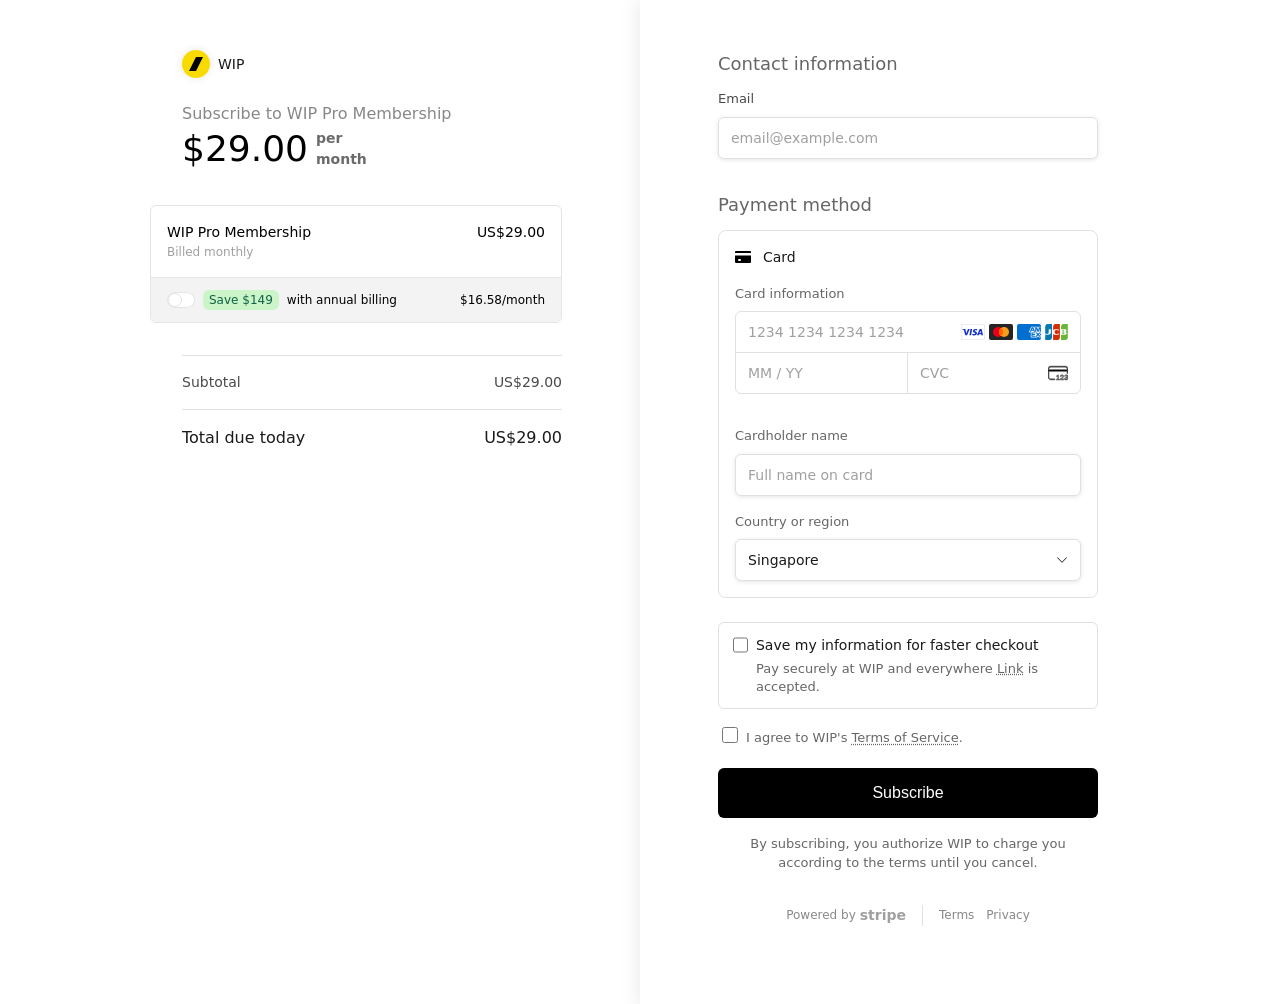
<file: pages/join.html>
<!DOCTYPE html>
<html lang="en">
<head>
    <meta charset="UTF-8">
    <meta name="viewport" content="width=device-width, initial-scale=1.0">
    <title>Join</title>
    <link rel="icon" href="../images/wip-logo.svg">
    <link rel="stylesheet" href="../css/styles.css">
    <link rel="stylesheet" href="../css/join.css">
</head>
<body>
    <!--main-->
    <div class="main">
        <!--main-left-->
        <div class="main-left">
            <!-- subscriptions-overview -->
            <div class="subscriptions-overview">
                <div class="sub-overview-header">
                    <a href="../index.html">
                        <img src="../images/wip-logo.svg" alt="WIP logo"> 
                        WIP
                    </a>
                </div>
                <div class="sub-price-info">
                    <div class="sub-price-info-header">
                        <h4>Subscribe to WIP Pro Membership</h4>
                    </div>
                    <div class="sub-price" id="main-price">
                        $29.00 <span>per month</span>
                    </div>
                    <div class="sub-price-discount" id="discount-info">
                        <p> <span>US$29.00</span> US$16.58 / month billed annually</p>
                    </div>
                </div>
            </div>
            <!-- //subscriptions-overview -->
            <!-- pro-deal-card -->
            <div class="pro-deal-card">
                <div class="pro-deal-title">
                    <div class="pro-deal-info">
                        <h4>WIP Pro Membership</h4>
                        <span>US$29.00</span>
                    </div>
                    <p>Billed monthly</p>
                </div>
                <div class="pro-deal-benefits">
                    <div class="deal-benefit-left">
                    <label class="toggle">
                        <input type="checkbox" id="billing-toggle">
                        <span class="toggle-slider"></span>
                    </label>
                    <span class="save-deal">Save $149</span> 
                    <p>with annual billing</p>
                    </div>
                    <div class="deal-benefit-right">
                        <p>$16.58/month</p>
                    </div>
                </div>
            </div>
            <!-- //pro-deal-card -->
            <!-- totals -->
            <div class="totals">
                <div class="sub-total">
                    <p>Subtotal</p>
                    <span id="sub-total-val">US$29.00</span>
                </div>
                <div class="total-due">
                    <p>Total due today</p>
                    <span id="total-due-val">US$29.00</span>
                </div>
            </div>
            <!-- //totals -->
        </div>
        <!--//main-left-->
        <!-- main-right -->
        <div class="main-right">
            <!-- sub-fill-in -->
            <div class="sub-fill-in">
            <!-- fill-in-header -->
            <div class="fill-in-header">
                <h4>Contact information</h4>
            </div>
            <!-- //fill-in-header -->
            <!-- email-input -->
            <div class="email-input">
                <label for="email">Email</label>
                <input type="email" id="email" name="email" placeholder="email@example.com">
            </div>
            <!-- //email-input -->
            <!-- fill-in-payment -->
            <div class="fill-in-payment">
                <h4>Payment method</h4>
            </div>
            <!-- //fill-in-payment -->
            <!-- payment-fill-info -->
            <div class="payment-fill-info">
                <div class="payment-type">
                    <svg xmlns="http://www.w3.org/2000/svg" fill="none" viewBox="0 0 16 16">
                    <path fill-rule="evenodd" clip-rule="evenodd" d="M16 4H0v-.75C0 2.56.448 2 1 2h14c.552 0 1 .56 1 1.25V4zm0 2.5V13a1 1 0 01-1 1H1a1 1 0 01-1-1V6.5h16zM4 10a1 1 0 100 2h1a1 1 0 100-2H4z" fill="#000"/>
                    </svg> <span>Card</span>
                </div>
                <div class="card-info">
                    <div class="stripe-card-group">
                        <label>Card information</label>
                        <div class="stripe-card-box">
                            <div class="stripe-card-top">
                                <input type="text" id="card-num" name="card-num" placeholder="1234 1234 1234 1234">
                                <div class="card-type-icons">
                                    <img src="../images/visa.svg" alt="Visa">
                                    <img src="../images/mastercard.svg" alt="Mastercard">
                                    <img src="../images/amex.svg" alt="Amex">
                                    <img src="../images/jcb.svg" alt="JCB">
                                </div>
                            </div>
                            <div class="stripe-card-bottom">
                                <input type="text" class="card-year" placeholder="MM / YY">
                                <div class="cvc-container">
                                    <input type="text" class="card-cvc" placeholder="CVC">
                               <svg xmlns="http://www.w3.org/2000/svg" viewBox="0 0 29 20">
                                 <path d="M25.2061 0.00488281C27.3194 0.112115 29 1.85996 29 4V11.3291C28.5428 11.0304 28.0336 10.8304 27.5 10.7188V8H1.5V16C1.5 17.3807 2.61929 18.5 4 18.5H10.1104V20H4L3.79395 19.9951C1.7488 19.8913 0.108652 18.2512 0.00488281 16.2061L0 16V4C0 1.85996 1.68056 0.112115 3.79395 0.00488281L4 0H25L25.2061 0.00488281ZM4 1.5C2.61929 1.5 1.5 2.61929 1.5 4V5H27.5V4C27.5 2.61929 26.3807 1.5 25 1.5H4Z" fill-rule="evenodd"/>
                                 <path d="M27.5 12.7988C28.3058 13.1128 28.7725 13.7946 28.7725 14.6406C28.7722 15.4002 28.2721 15.9399 27.6523 16.1699C28.1601 16.3319 28.6072 16.6732 28.8086 17.2207C28.3597 18.6222 27.1605 19.6862 25.6826 19.9404C24.8389 19.7707 24.1662 19.2842 23.834 18.5H25C25.0914 18.5 25.1816 18.4939 25.2705 18.4844C25.5434 18.7862 25.9284 18.9501 26.3623 18.9502C27.142 18.9501 27.6922 18.5297 27.6924 17.79C27.6923 17.4212 27.5473 17.1544 27.2998 16.9795C27.4281 16.6786 27.5 16.3478 27.5 16V15.0527C27.5397 14.9481 27.5625 14.8309 27.5625 14.7002C27.5625 14.5657 27.5399 14.4422 27.5 14.3311V12.7988Z"/>
                                 <path d="M14.25 12.67H15.22V18.83H16.88V19.9H12.11V18.83H13.99V14.92H12.15V13.99L12.88 13.93C13.78 13.86 14.18 13.58 14.25 12.67Z"/>
                                 <path d="M17.8161 18.86L19.6161 17.38C20.5961 16.58 21.4761 15.87 21.4761 14.97C21.4761 14.23 21.0161 13.7 20.2561 13.7C19.5061 13.7 19.0161 14.29 19.0161 15C19.0161 15.23 19.0561 15.46 19.1361 15.68H17.9461C17.8461 15.39 17.8161 15.2 17.8161 14.93C17.8161 13.58 18.9261 12.61 20.2861 12.61C21.7861 12.61 22.7461 13.54 22.7461 14.89C22.7461 16.16 21.7861 17.03 20.7761 17.83L19.5761 18.78H22.8361V19.9H17.8161V18.86Z"/>
                                 <path d="M26.3822 20.01C24.9722 20.01 23.8522 19.25 23.6422 17.81L24.8722 17.58C24.9922 18.45 25.6022 18.95 26.3622 18.95C27.1422 18.95 27.6922 18.53 27.6922 17.79C27.6922 17.05 27.1122 16.72 26.2822 16.72H25.5722V15.67H26.3022C27.0622 15.67 27.5622 15.34 27.5622 14.7C27.5622 14.07 27.1022 13.68 26.3922 13.68C25.6422 13.68 25.1322 14.18 24.9822 14.92L23.8122 14.76C24.0022 13.55 24.9822 12.61 26.4322 12.61C27.8822 12.61 28.7722 13.47 28.7722 14.64C28.7722 15.4 28.2722 15.94 27.6522 16.17C28.3422 16.39 28.9222 16.94 28.9222 17.89C28.9222 19.04 27.9522 20.01 26.3822 20.01Z"/>
                                 <path d="M15.2207 18.5V18.8301H16.8799V19.9004H12.1104V18.8301H13.9902V18.5H15.2207Z"/>
                                 <path d="M19.9307 18.5L19.5762 18.7803H22.8369V19.9004H17.8164V18.8604L18.2549 18.5H19.9307Z"/>
                             </svg>
                                </div>
                            </div>
                        </div>
                    </div>

                    <div class="card-holder input-group">
                        <label for="card-holder">Cardholder name</label>
                        <input type="text" id="card-holder" name="card-holder" placeholder="Full name on card">
                    </div>

                    <div class="region input-group">
                        <label for="region">Country or region</label>
                        <select id="region" name="region">
                            <option value="Singapore">Singapore</option>
                            <option value="US">United States</option>
                            <option value="UK">United Kingdom</option>
                        </select>
                    </div>
                </div>
            </div>
            <!-- //payment-fill-info -->
            </div>
            <!-- //sub-fill-in -->

            <!-- sub-fill-in-footer -->
            <div class="sub-fill-in-footer">
                <div class="save-info-card">
                    <label class="custom-checkbox">
                        <input type="checkbox">
                        <span class="checkmark"></span>
                        <span class="checkbox-text">
                            <span class="cb-title">Save my information for faster checkout</span>
                            <span class="cb-desc">Pay securely at WIP and everywhere <span>Link</span> is accepted.</span>
                        </span>
                    </label>
                </div>

                <div class="terms-card">
                    <label class="custom-checkbox">
                        <input type="checkbox">
                        <span class="checkmark"></span>
                        <span class="checkbox-text">
                            <span class="cb-desc">I agree to WIP's <a href="#">Terms of Service</a>.</span>
                        </span>
                    </label>
                </div>

                <button class="subscribe-btn">Subscribe</button>
                <p class="sub-description">By subscribing, you authorize WIP to charge you according to the terms until you cancel.</p>

                <div class="power-by-footer">
                    <div class="power-left">
                        <span>Powered by <strong>stripe</strong></span>
                    </div>
                    <div class="power-right">
                        <a href="#">Terms</a>
                        <a href="#">Privacy</a>
                    </div>
                </div>
            </div>
            <!-- //sub-fill-in-footer -->
        </div>
        <!-- //main-right -->
    </div>
    <script src="../js/script.js"></script>
<!--//main-->
</body>
</html>
</file>
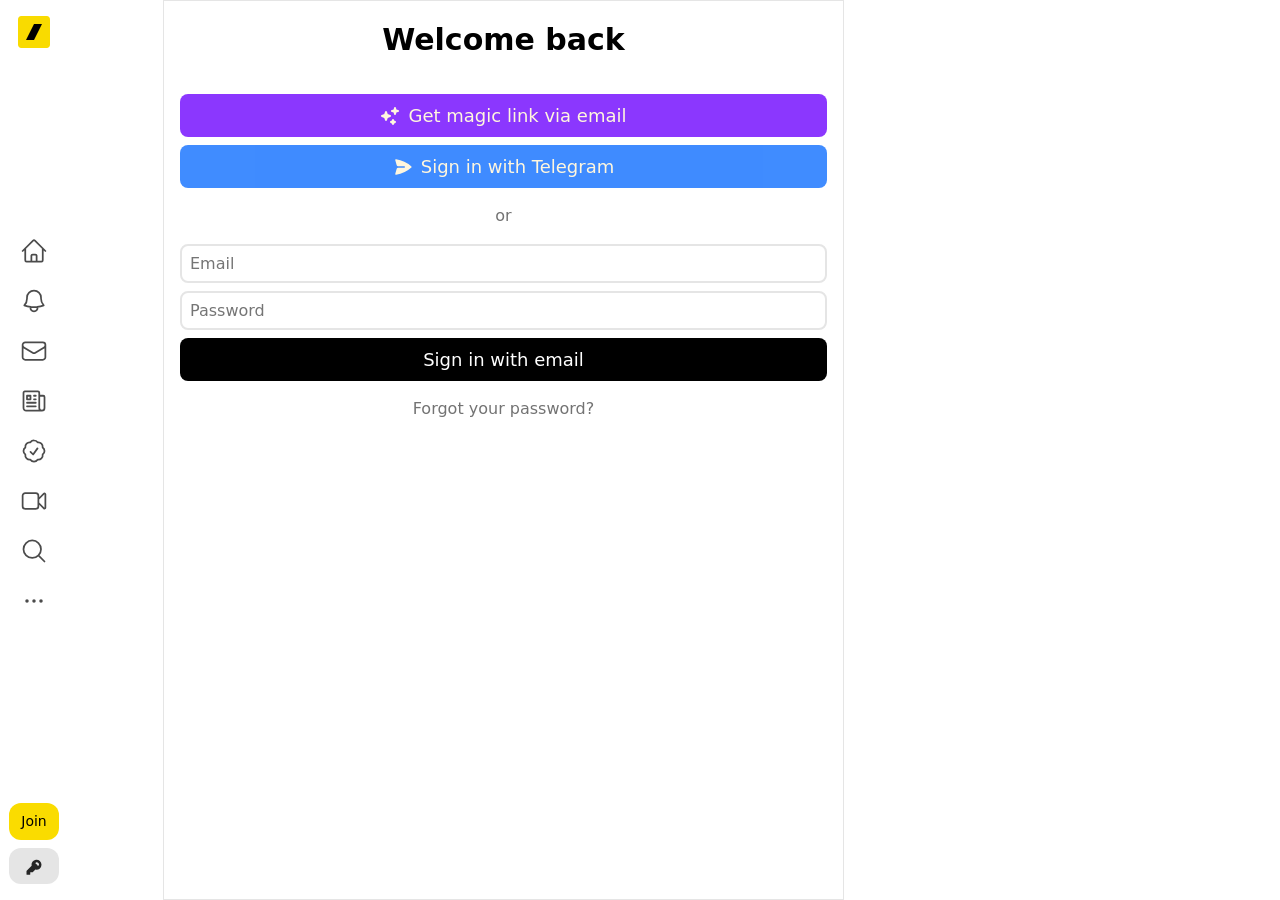
<file: pages/login.html>
<!DOCTYPE html>
<html lang="en">
<head>
    <meta charset="UTF-8">
    <meta name="viewport" content="width=device-width, initial-scale=1.0">
    <title>Login</title>
    <link rel="icon" href="../images/wip-logo.svg">
    <link rel="stylesheet" href="../css/styles.css">
    <link rel="stylesheet" href="../css/login.css">
    <link rel="stylesheet" href="../css/more.css">
</head>
<body>
    <div class="main-container">
    <!--side-bar-->
    <div class="sidebar">
        <div class="logo">
           <a href="../index.html"> <img src="../images/wip-logo.svg" alt="Logo"></a>
        </div>
        <div class="side-nav">
            <div class="side-nav-btn">
                <a href="../index.html" class="home hover-btn btn-not-active">
                    <svg xmlns="http://www.w3.org/2000/svg" fill="none" viewBox="0 0 24 24" stroke-width="1.5" stroke="currentColor" aria-hidden="true" data-slot="icon">
                        <path stroke-linecap="round" stroke-linejoin="round" d="M2.25 12L11.2045 3.04549C11.6438 2.60615 12.3562 2.60615 12.7955 3.04549L21.75 12M4.5 9.75V19.875C4.5 20.4963 5.00368 21 5.625 21H9.75V16.125C9.75 15.5037 10.2537 15 10.875 15H13.125C13.7463 15 14.25 15.5037 14.25 16.125V21H18.375C18.9963 21 19.5 20.4963 19.5 19.875V9.75M8.25 21H16.5"></path>
                    </svg>
                </a>
                <a href="login.html" class="notifications hover-btn btn-not-active">
                   <svg xmlns="http://www.w3.org/2000/svg" fill="none" viewBox="0 0 24 24" stroke-width="1.5" stroke="currentColor" aria-hidden="true" data-slot="icon" class="size-7 group-data-current-page:hidden">
                        <path stroke-linecap="round" stroke-linejoin="round" d="M14.857 17.082a23.848 23.848 0 0 0 5.454-1.31A8.967 8.967 0 0 1 18 9.75V9A6 6 0 0 0 6 9v.75a8.967 8.967 0 0 1-2.312 6.022c1.733.64 3.56 1.085 5.455 1.31m5.714 0a24.255 24.255 0 0 1-5.714 0m5.714 0a3 3 0 1 1-5.714 0"></path>
                    </svg>
                </a>
                <a href="login.html" class="email hover-btn btn-not-active">
                    <svg xmlns="http://www.w3.org/2000/svg" fill="none" viewBox="0 0 24 24" stroke-width="1.5" stroke="currentColor" aria-hidden="true" data-slot="icon">
                        <path stroke-linecap="round" stroke-linejoin="round" d="M21.75 6.75v10.5a2.25 2.25 0 0 1-2.25 2.25h-15a2.25 2.25 0 0 1-2.25-2.25V6.75m19.5 0A2.25 2.25 0 0 0 19.5 4.5h-15a2.25 2.25 0 0 0-2.25 2.25m19.5 0v.243a2.25 2.25 0 0 1-1.07 1.916l-7.5 4.615a2.25 2.25 0 0 1-2.36 0L3.32 8.91a2.25 2.25 0 0 1-1.07-1.916V6.75"></path>
                    </svg>
                </a>
                <a href="post.html" class="posts hover-btn btn-not-active">
                    <svg xmlns="http://www.w3.org/2000/svg" fill="none" viewBox="0 0 24 24" stroke-width="1.5" stroke="currentColor" aria-hidden="true" data-slot="icon">
                        <path stroke-linecap="round" stroke-linejoin="round" d="M12 7.5h1.5m-1.5 3h1.5m-7.5 3h7.5m-7.5 3h7.5m3-9h3.375c.621 0 1.125.504 1.125 1.125V18a2.25 2.25 0 0 1-2.25 2.25M16.5 7.5V18a2.25 2.25 0 0 0 2.25 2.25M16.5 7.5V4.875c0-.621-.504-1.125-1.125-1.125H4.125C3.504 3.75 3 4.254 3 4.875V18a2.25 2.25 0 0 0 2.25 2.25h13.5M6 7.5h3v3H6v-3Z"></path>
                    </svg>
                </a>
                <a href="pro.html" class="pro hover-btn btn-not-active">
                    <svg xmlns="http://www.w3.org/2000/svg" fill="none" viewBox="0 0 24 24" stroke-width="1.5" stroke="currentColor" aria-hidden="true" data-slot="icon">
                        <path stroke-linecap="round" stroke-linejoin="round" d="M9 12.75 11.25 15 15 9.75M21 12c0 1.268-.63 2.39-1.593 3.068a3.745 3.745 0 0 1-1.043 3.296 3.745 3.745 0 0 1-3.296 1.043A3.745 3.745 0 0 1 12 21c-1.268 0-2.39-.63-3.068-1.593a3.746 3.746 0 0 1-3.296-1.043 3.745 3.745 0 0 1-1.043-3.296A3.745 3.745 0 0 1 3 12c0-1.268.63-2.39 1.593-3.068a3.745 3.745 0 0 1 1.043-3.296 3.746 3.746 0 0 1 3.296-1.043A3.746 3.746 0 0 1 12 3c1.268 0 2.39.63 3.068 1.593a3.746 3.746 0 0 1 3.296 1.043 3.746 3.746 0 0 1 1.043 3.296A3.745 3.745 0 0 1 21 12Z"></path>
                    </svg>
                </a>
                <a href="login.html" class="video hover-btn btn-not-active">
                    <svg xmlns="http://www.w3.org/2000/svg" fill="none" viewBox="0 0 24 24" stroke-width="1.5" stroke="currentColor" aria-hidden="true" data-slot="icon">
                        <path stroke-linecap="round" stroke-linejoin="round" d="m15.75 10.5 4.72-4.72a.75.75 0 0 1 1.28.53v11.38a.75.75 0 0 1-1.28.53l-4.72-4.72M4.5 18.75h9a2.25 2.25 0 0 0 2.25-2.25v-9a2.25 2.25 0 0 0-2.25-2.25h-9A2.25 2.25 0 0 0 2.25 7.5v9a2.25 2.25 0 0 0 2.25 2.25Z"></path>
                    </svg>
                </a>
                <a href="search.html" class="search hover-btn btn-not-active">
                    <svg xmlns="http://www.w3.org/2000/svg" fill="none" viewBox="0 0 24 24" stroke-width="1.5" stroke="currentColor" aria-hidden="true" data-slot="icon">
                        <path stroke-linecap="round" stroke-linejoin="round" d="m21 21-5.197-5.197m0 0A7.5 7.5 0 1 0 5.196 5.196a7.5 7.5 0 0 0 10.607 10.607Z"></path>
                    </svg>
                </a>
                <a href="more.html" class="three-do hover-btn btn-not-active">
                    <svg xmlns="http://www.w3.org/2000/svg" fill="none" viewBox="0 0 24 24" stroke-width="1.5" stroke="currentColor" aria-hidden="true" data-slot="icon">
                        <path stroke-linecap="round" stroke-linejoin="round" d="M6.75 12a.75.75 0 1 1-1.5 0 .75.75 0 0 1 1.5 0ZM12.75 12a.75.75 0 1 1-1.5 0 .75.75 0 0 1 1.5 0ZM18.75 12a.75.75 0 1 1-1.5 0 .75.75 0 0 1 1.5 0Z"></path>
                    </svg>
                </a>
            </div>
        </div>
        <div class="join-member">
            <a href="join.html" class="join">Join</a>
            <a href="login.html" class="acces-key">
                <svg xmlns="http://www.w3.org/2000/svg" viewBox="0 0 16 14" fill="currentColor" aria-hidden="true" data-slot="icon" class="size-7 group-data-current-page:hidden">
                    <path fill-rule="evenodd" d="M14 6a4 4 0 0 1-4.899 3.899l-1.955 1.955a.5.5 0 0 1-.353.146H5v1.5a.5.5 0 0 1-.5.5h-2a.5.5 0 0 1-.5-.5v-2.293a.5.5 0 0 1 .146-.353l3.955-3.955A4 4 0 1 1 14 6Zm-4-2a.75.75 0 0 0 0 1.5.5.5 0 0 1 .5.5.75.75 0 0 0 1.5 0 2 2 0 0 0-2-2Z" clip-rule="evenodd"></path>
                </svg>
            </a>
        </div>
    </div>
    <!--//side-bar-->
    <!--main-->
    <div class="main">
        <!--login-container-->
        <div class="login-container">
        <div class="login-title">
            Welcome back
        </div>
        <div class="login-btns">
            <a href="#"><svg xmlns="http://www.w3.org/2000/svg" viewBox="0 0 20 20" fill="currentColor" aria-hidden="true" data-slot="icon" class="size-5">
                <path d="M15.98 1.804a1 1 0 0 0-1.96 0l-.24 1.192a1 1 0 0 1-.784.785l-1.192.238a1 1 0 0 0 0 1.962l1.192.238a1 1 0 0 1 .785.785l.238 1.192a1 1 0 0 0 1.962 0l.238-1.192a1 1 0 0 1 .785-.785l1.192-.238a1 1 0 0 0 0-1.962l-1.192-.238a1 1 0 0 1-.785-.785l-.238-1.192ZM6.949 5.684a1 1 0 0 0-1.898 0l-.683 2.051a1 1 0 0 1-.633.633l-2.051.683a1 1 0 0 0 0 1.898l2.051.684a1 1 0 0 1 .633.632l.683 2.051a1 1 0 0 0 1.898 0l.683-2.051a1 1 0 0 1 .633-.633l2.051-.683a1 1 0 0 0 0-1.898l-2.051-.683a1 1 0 0 1-.633-.633L6.95 5.684ZM13.949 13.684a1 1 0 0 0-1.898 0l-.184.551a1 1 0 0 1-.632.633l-.551.183a1 1 0 0 0 0 1.898l.551.183a1 1 0 0 1 .633.633l.183.551a1 1 0 0 0 1.898 0l.184-.551a1 1 0 0 1 .632-.633l.551-.183a1 1 0 0 0 0-1.898l-.551-.184a1 1 0 0 1-.633-.632l-.183-.551Z"></path>
            </svg>Get magic link via email</a>
            <a href="#"><svg xmlns="http://www.w3.org/2000/svg" viewBox="0 0 20 20" fill="currentColor" aria-hidden="true" data-slot="icon" class="size-5">
  <path d="M3.105 2.288a.75.75 0 0 0-.826.95l1.414 4.926A1.5 1.5 0 0 0 5.135 9.25h6.115a.75.75 0 0 1 0 1.5H5.135a1.5 1.5 0 0 0-1.442 1.086l-1.414 4.926a.75.75 0 0 0 .826.95 28.897 28.897 0 0 0 15.293-7.155.75.75 0 0 0 0-1.114A28.897 28.897 0 0 0 3.105 2.288Z"></path>
</svg>Sign in with Telegram</a>
        </div>
        <p class="or">or</p>
        <div class="login-inputs">
            <input type="text" placeholder="Email">
            <input type="password" placeholder="Password">
            <a href="#">Sign in with email</a>
        </div>
        <p class="forgot-password">Forgot your password?</p>
    </div>
   <!--//login-container-->

    <!-- sidebar-invisible -->
   <div class="sidebar-invisible">
       <div class="empty-space-fake">
       </div>
   </div>
    <!--//sidebar-invisible -->

   <!--btn-nav-->
   <div class="btn-nav">
        <a href="../index.html" class="home hover-btn btn-not-active">
           <svg xmlns="http://www.w3.org/2000/svg" fill="none" viewBox="0 0 24 24" stroke-width="1.5" stroke="currentColor" aria-hidden="true" data-slot="icon">
                        <path stroke-linecap="round" stroke-linejoin="round" d="M2.25 12L11.2045 3.04549C11.6438 2.60615 12.3562 2.60615 12.7955 3.04549L21.75 12M4.5 9.75V19.875C4.5 20.4963 5.00368 21 5.625 21H9.75V16.125C9.75 15.5037 10.2537 15 10.875 15H13.125C13.7463 15 14.25 15.5037 14.25 16.125V21H18.375C18.9963 21 19.5 20.4963 19.5 19.875V9.75M8.25 21H16.5"></path>
                    </svg>
        </a>
        <a href="search.html" class="search hover-btn btn-not-active">
            <svg xmlns="http://www.w3.org/2000/svg" fill="none" viewBox="0 0 24 24" stroke-width="1.5" stroke="currentColor" aria-hidden="true" data-slot="icon">
                <path stroke-linecap="round" stroke-linejoin="round" d="m21 21-5.197-5.197m0 0A7.5 7.5 0 1 0 5.196 5.196a7.5 7.5 0 0 0 10.607 10.607Z"></path>
            </svg>
        </a>
        <a href="login.html" class="email hover-btn btn-not-active">
            <svg xmlns="http://www.w3.org/2000/svg" fill="none" viewBox="0 0 24 24" stroke-width="1.5" stroke="currentColor" aria-hidden="true" data-slot="icon">
                <path stroke-linecap="round" stroke-linejoin="round" d="M21.75 6.75v10.5a2.25 2.25 0 0 1-2.25 2.25h-15a2.25 2.25 0 0 1-2.25-2.25V6.75m19.5 0A2.25 2.25 0 0 0 19.5 4.5h-15a2.25 2.25 0 0 0-2.25 2.25m19.5 0v.243a2.25 2.25 0 0 1-1.07 1.916l-7.5 4.615a2.25 2.25 0 0 1-2.36 0L3.32 8.91a2.25 2.25 0 0 1-1.07-1.916V6.75"></path>
            </svg>
        </a>
        <a href="#" class="notifications hover-btn btn-not-active">
            <svg xmlns="http://www.w3.org/2000/svg" fill="none" viewBox="0 0 24 24" stroke-width="1.5" stroke="currentColor" aria-hidden="true" data-slot="icon">
                <path stroke-linecap="round" stroke-linejoin="round" d="M14.857 17.082a23.848 23.848 0 0 0 5.454-1.31A8.967 8.967 0 0 1 18 9.75V9A6 6 0 0 0 6 9v.75a8.967 8.967 0 0 1-2.312 6.022c1.733.64 3.56 1.085 5.455 1.31m5.714 0a24.255 24.255 0 0 1-5.714 0m5.714 0a3 3 0 1 1-5.714 0"></path>
            </svg>
        </a>
        <a href="more.html" class="three-do hover-btn btn-not-active">
            <svg xmlns="http://www.w3.org/2000/svg" fill="none" viewBox="0 0 24 24" stroke-width="1.5" stroke="currentColor" aria-hidden="true" data-slot="icon">
                <path stroke-linecap="round" stroke-linejoin="round" d="M6.75 12a.75.75 0 1 1-1.5 0 .75.75 0 0 1 1.5 0ZM12.75 12a.75.75 0 1 1-1.5 0 .75.75 0 0 1 1.5 0ZM18.75 12a.75.75 0 1 1-1.5 0 .75.75 0 0 1 1.5 0Z"></path>
            </svg>
        </a>
   </div>
   <!--//btn-nav-->
    </div>
    </div>
<!--//main-->
</body>
</html>
</file>
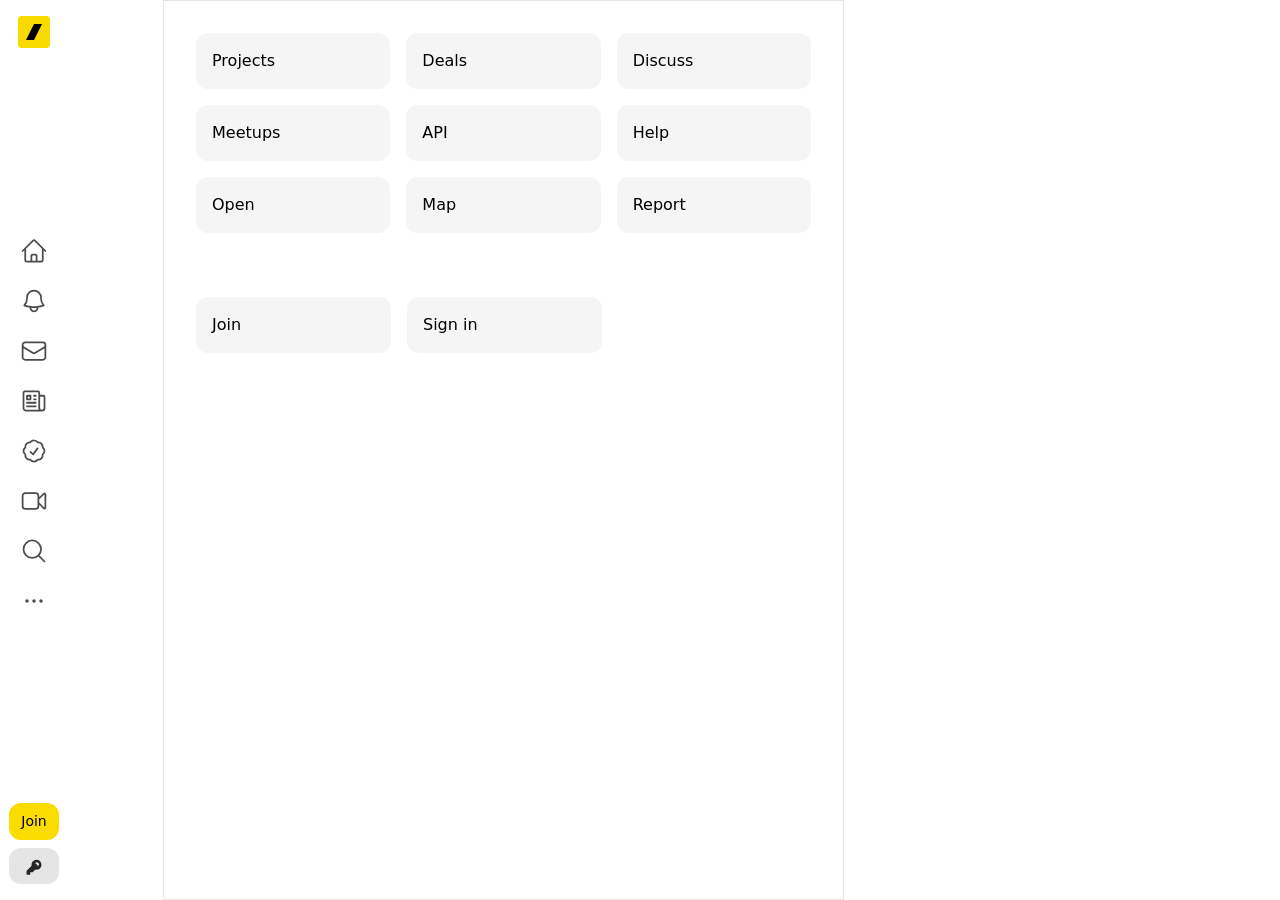
<file: pages/more.html>
<!DOCTYPE html>
<html lang="en">
<head>
    <meta charset="UTF-8">
    <meta name="viewport" content="width=device-width, initial-scale=1.0">
    <title>More</title>
    <link rel="icon" href="../images/wip-logo.svg">
    <link rel="stylesheet" href="../css/styles.css">
    <link rel="stylesheet" href="../css/more.css">
</head>
<body>
    <div class="main-container">
    <!--side-bar-->
    <div class="sidebar">
        <div class="logo">
           <a href="../index.html"> <img src="../images/wip-logo.svg" alt="Logo"></a>
        </div>
        <div class="side-nav">
            <div class="side-nav-btn">
                <a href="../index.html" class="home hover-btn btn-not-active">
                    <svg xmlns="http://www.w3.org/2000/svg" fill="none" viewBox="0 0 24 24" stroke-width="1.5" stroke="currentColor" aria-hidden="true" data-slot="icon">
                        <path stroke-linecap="round" stroke-linejoin="round" d="M2.25 12L11.2045 3.04549C11.6438 2.60615 12.3562 2.60615 12.7955 3.04549L21.75 12M4.5 9.75V19.875C4.5 20.4963 5.00368 21 5.625 21H9.75V16.125C9.75 15.5037 10.2537 15 10.875 15H13.125C13.7463 15 14.25 15.5037 14.25 16.125V21H18.375C18.9963 21 19.5 20.4963 19.5 19.875V9.75M8.25 21H16.5"></path>
                    </svg>
                </a>
                <a href="login.html" class="notifications hover-btn btn-not-active">
                     <svg xmlns="http://www.w3.org/2000/svg" fill="none" viewBox="0 0 24 24" stroke-width="1.5" stroke="currentColor" aria-hidden="true" data-slot="icon" class="size-7 group-data-current-page:hidden">
                        <path stroke-linecap="round" stroke-linejoin="round" d="M14.857 17.082a23.848 23.848 0 0 0 5.454-1.31A8.967 8.967 0 0 1 18 9.75V9A6 6 0 0 0 6 9v.75a8.967 8.967 0 0 1-2.312 6.022c1.733.64 3.56 1.085 5.455 1.31m5.714 0a24.255 24.255 0 0 1-5.714 0m5.714 0a3 3 0 1 1-5.714 0"></path>
                    </svg>
                </a>
                <a href="login.html" class="email hover-btn btn-not-active">
                    <svg xmlns="http://www.w3.org/2000/svg" fill="none" viewBox="0 0 24 24" stroke-width="1.5" stroke="currentColor" aria-hidden="true" data-slot="icon">
                        <path stroke-linecap="round" stroke-linejoin="round" d="M21.75 6.75v10.5a2.25 2.25 0 0 1-2.25 2.25h-15a2.25 2.25 0 0 1-2.25-2.25V6.75m19.5 0A2.25 2.25 0 0 0 19.5 4.5h-15a2.25 2.25 0 0 0-2.25 2.25m19.5 0v.243a2.25 2.25 0 0 1-1.07 1.916l-7.5 4.615a2.25 2.25 0 0 1-2.36 0L3.32 8.91a2.25 2.25 0 0 1-1.07-1.916V6.75"></path>
                    </svg>
                </a>
                <a href="post.html" class="posts hover-btn btn-not-active">
                    <svg xmlns="http://www.w3.org/2000/svg" fill="none" viewBox="0 0 24 24" stroke-width="1.5" stroke="currentColor" aria-hidden="true" data-slot="icon">
                        <path stroke-linecap="round" stroke-linejoin="round" d="M12 7.5h1.5m-1.5 3h1.5m-7.5 3h7.5m-7.5 3h7.5m3-9h3.375c.621 0 1.125.504 1.125 1.125V18a2.25 2.25 0 0 1-2.25 2.25M16.5 7.5V18a2.25 2.25 0 0 0 2.25 2.25M16.5 7.5V4.875c0-.621-.504-1.125-1.125-1.125H4.125C3.504 3.75 3 4.254 3 4.875V18a2.25 2.25 0 0 0 2.25 2.25h13.5M6 7.5h3v3H6v-3Z"></path>
                    </svg>
                </a>
                <a href="pro.html" class="pro hover-btn btn-not-active">
                    <svg xmlns="http://www.w3.org/2000/svg" fill="none" viewBox="0 0 24 24" stroke-width="1.5" stroke="currentColor" aria-hidden="true" data-slot="icon">
                        <path stroke-linecap="round" stroke-linejoin="round" d="M9 12.75 11.25 15 15 9.75M21 12c0 1.268-.63 2.39-1.593 3.068a3.745 3.745 0 0 1-1.043 3.296 3.745 3.745 0 0 1-3.296 1.043A3.745 3.745 0 0 1 12 21c-1.268 0-2.39-.63-3.068-1.593a3.746 3.746 0 0 1-3.296-1.043 3.745 3.745 0 0 1-1.043-3.296A3.745 3.745 0 0 1 3 12c0-1.268.63-2.39 1.593-3.068a3.745 3.745 0 0 1 1.043-3.296 3.746 3.746 0 0 1 3.296-1.043A3.746 3.746 0 0 1 12 3c1.268 0 2.39.63 3.068 1.593a3.746 3.746 0 0 1 3.296 1.043 3.746 3.746 0 0 1 1.043 3.296A3.745 3.745 0 0 1 21 12Z"></path>
                    </svg>
                </a>
                <a href="login.html" class="video hover-btn btn-not-active">
                    <svg xmlns="http://www.w3.org/2000/svg" fill="none" viewBox="0 0 24 24" stroke-width="1.5" stroke="currentColor" aria-hidden="true" data-slot="icon">
                        <path stroke-linecap="round" stroke-linejoin="round" d="m15.75 10.5 4.72-4.72a.75.75 0 0 1 1.28.53v11.38a.75.75 0 0 1-1.28.53l-4.72-4.72M4.5 18.75h9a2.25 2.25 0 0 0 2.25-2.25v-9a2.25 2.25 0 0 0-2.25-2.25h-9A2.25 2.25 0 0 0 2.25 7.5v9a2.25 2.25 0 0 0 2.25 2.25Z"></path>
                    </svg>
                </a>
                <a href="search.html" class="search hover-btn btn-not-active">
                    <svg xmlns="http://www.w3.org/2000/svg" fill="none" viewBox="0 0 24 24" stroke-width="1.5" stroke="currentColor" aria-hidden="true" data-slot="icon">
                        <path stroke-linecap="round" stroke-linejoin="round" d="m21 21-5.197-5.197m0 0A7.5 7.5 0 1 0 5.196 5.196a7.5 7.5 0 0 0 10.607 10.607Z"></path>
                    </svg>
                </a>
                <a href="more.html" class="three-do hover-btn btn-not-active">
                    <svg xmlns="http://www.w3.org/2000/svg" fill="none" viewBox="0 0 24 24" stroke-width="1.5" stroke="currentColor" aria-hidden="true" data-slot="icon">
                        <path stroke-linecap="round" stroke-linejoin="round" d="M6.75 12a.75.75 0 1 1-1.5 0 .75.75 0 0 1 1.5 0ZM12.75 12a.75.75 0 1 1-1.5 0 .75.75 0 0 1 1.5 0ZM18.75 12a.75.75 0 1 1-1.5 0 .75.75 0 0 1 1.5 0Z"></path>
                    </svg>
                </a>
            </div>
        </div>
        <div class="join-member">
            <a href="join.html" class="join">Join</a>
            <a href="login.html" class="acces-key">
                <svg xmlns="http://www.w3.org/2000/svg" viewBox="0 0 16 14" fill="currentColor" aria-hidden="true" data-slot="icon" class="size-7 group-data-current-page:hidden">
                    <path fill-rule="evenodd" d="M14 6a4 4 0 0 1-4.899 3.899l-1.955 1.955a.5.5 0 0 1-.353.146H5v1.5a.5.5 0 0 1-.5.5h-2a.5.5 0 0 1-.5-.5v-2.293a.5.5 0 0 1 .146-.353l3.955-3.955A4 4 0 1 1 14 6Zm-4-2a.75.75 0 0 0 0 1.5.5.5 0 0 1 .5.5.75.75 0 0 0 1.5 0 2 2 0 0 0-2-2Z" clip-rule="evenodd"></path>
                </svg>
            </a>
        </div>
    </div>
    <!--//side-bar-->
    <!--main-->
    <div class="main">
        <!--more-container-->
        <div class="more-container">
                <div class="more-boxs">
                    <div class="more-box">Projects</div>
                    <div class="more-box">Deals</div>
                    <div class="more-box">Discuss</div>
                    <div class="more-box">Meetups</div>
                    <div class="more-box">API</div>
                    <div class="more-box">Help</div>
                    <div class="more-box">Open</div>
                    <div class="more-box">Map</div>
                    <div class="more-box">Report</div>
                </div>
                <div class="two-boxs">
                    <div class="more-box">Join</div>
                    <div class="more-box">Sign in</div>
                </div>
        </div>
        <!--//more-container-->
    <!--sidebar-invisible-->
    <div class="sidebar-invisible">
        <div class="empty-space-fake"></div>
    </div>
    <!--//sidebar-invisible-->

        <!--btn-nav-->
        <div class="btn-nav">
            <a href="../index.html" class="home hover-btn btn-not-active">
                <svg xmlns="http://www.w3.org/2000/svg" fill="none" viewBox="0 0 24 24" stroke-width="1.5" stroke="currentColor" aria-hidden="true" data-slot="icon">
                        <path stroke-linecap="round" stroke-linejoin="round" d="M2.25 12L11.2045 3.04549C11.6438 2.60615 12.3562 2.60615 12.7955 3.04549L21.75 12M4.5 9.75V19.875C4.5 20.4963 5.00368 21 5.625 21H9.75V16.125C9.75 15.5037 10.2537 15 10.875 15H13.125C13.7463 15 14.25 15.5037 14.25 16.125V21H18.375C18.9963 21 19.5 20.4963 19.5 19.875V9.75M8.25 21H16.5"></path>
                    </svg>
            </a>
            <a href="search.html" class="search hover-btn btn-not-active">
                <svg xmlns="http://www.w3.org/2000/svg" fill="none" viewBox="0 0 24 24" stroke-width="1.5" stroke="currentColor" aria-hidden="true" data-slot="icon">
                    <path stroke-linecap="round" stroke-linejoin="round" d="m21 21-5.197-5.197m0 0A7.5 7.5 0 1 0 5.196 5.196a7.5 7.5 0 0 0 10.607 10.607Z"></path>
                </svg>
            </a>
            <a href="login.html" class="email hover-btn btn-not-active">
                <svg xmlns="http://www.w3.org/2000/svg" fill="none" viewBox="0 0 24 24" stroke-width="1.5" stroke="currentColor" aria-hidden="true" data-slot="icon">
                    <path stroke-linecap="round" stroke-linejoin="round" d="M21.75 6.75v10.5a2.25 2.25 0 0 1-2.25 2.25h-15a2.25 2.25 0 0 1-2.25-2.25V6.75m19.5 0A2.25 2.25 0 0 0 19.5 4.5h-15a2.25 2.25 0 0 0-2.25 2.25m19.5 0v.243a2.25 2.25 0 0 1-1.07 1.916l-7.5 4.615a2.25 2.25 0 0 1-2.36 0L3.32 8.91a2.25 2.25 0 0 1-1.07-1.916V6.75"></path>
                </svg>
            </a>
            <a href="login.html" class="notifications hover-btn btn-not-active">
                <svg xmlns="http://www.w3.org/2000/svg" fill="none" viewBox="0 0 24 24" stroke-width="1.5" stroke="currentColor" aria-hidden="true" data-slot="icon">
                    <path stroke-linecap="round" stroke-linejoin="round" d="M14.857 17.082a23.848 23.848 0 0 0 5.454-1.31A8.967 8.967 0 0 1 18 9.75V9A6 6 0 0 0 6 9v.75a8.967 8.967 0 0 1-2.312 6.022c1.733.64 3.56 1.085 5.455 1.31m5.714 0a24.255 24.255 0 0 1-5.714 0m5.714 0a3 3 0 1 1-5.714 0"></path>
                </svg>
            </a>
            <a href="more.html" class="three-do hover-btn btn-active">
                <svg xmlns="http://www.w3.org/2000/svg" viewBox="0 0 24 24" fill="currentColor" aria-hidden="true" data-slot="icon">
                    <path fill-rule="evenodd" clip-rule="evenodd" d="M4.5 12a1.5 1.5 0 1 1 3 0 1.5 1.5 0 0 1-3 0Zm6 0a1.5 1.5 0 1 1 3 0 1.5 1.5 0 0 1-3 0Zm6 0a1.5 1.5 0 1 1 3 0 1.5 1.5 0 0 1-3 0Z"></path>
                </svg>
            </a>
        </div>
        <!--//btn-nav-->
    </div>
    <!--//main-->
    </div>
</body>
</html>
</file>
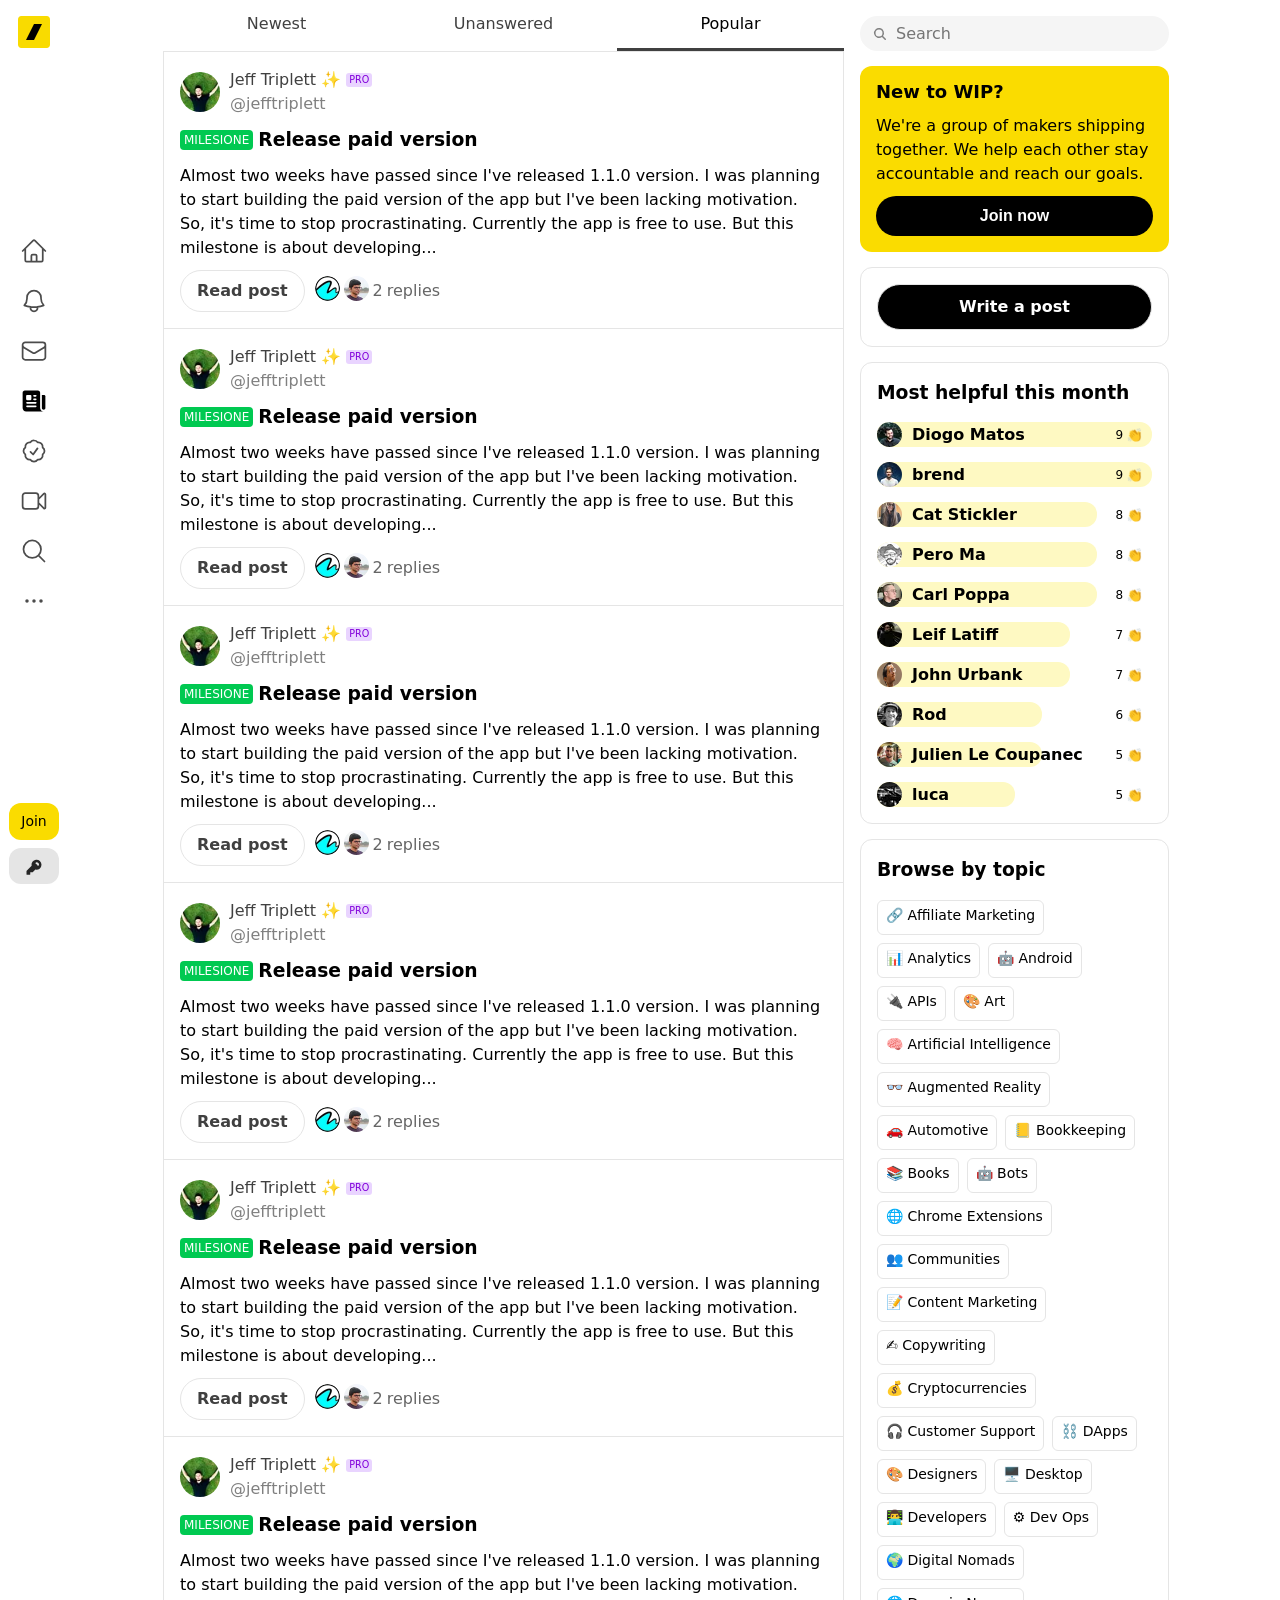
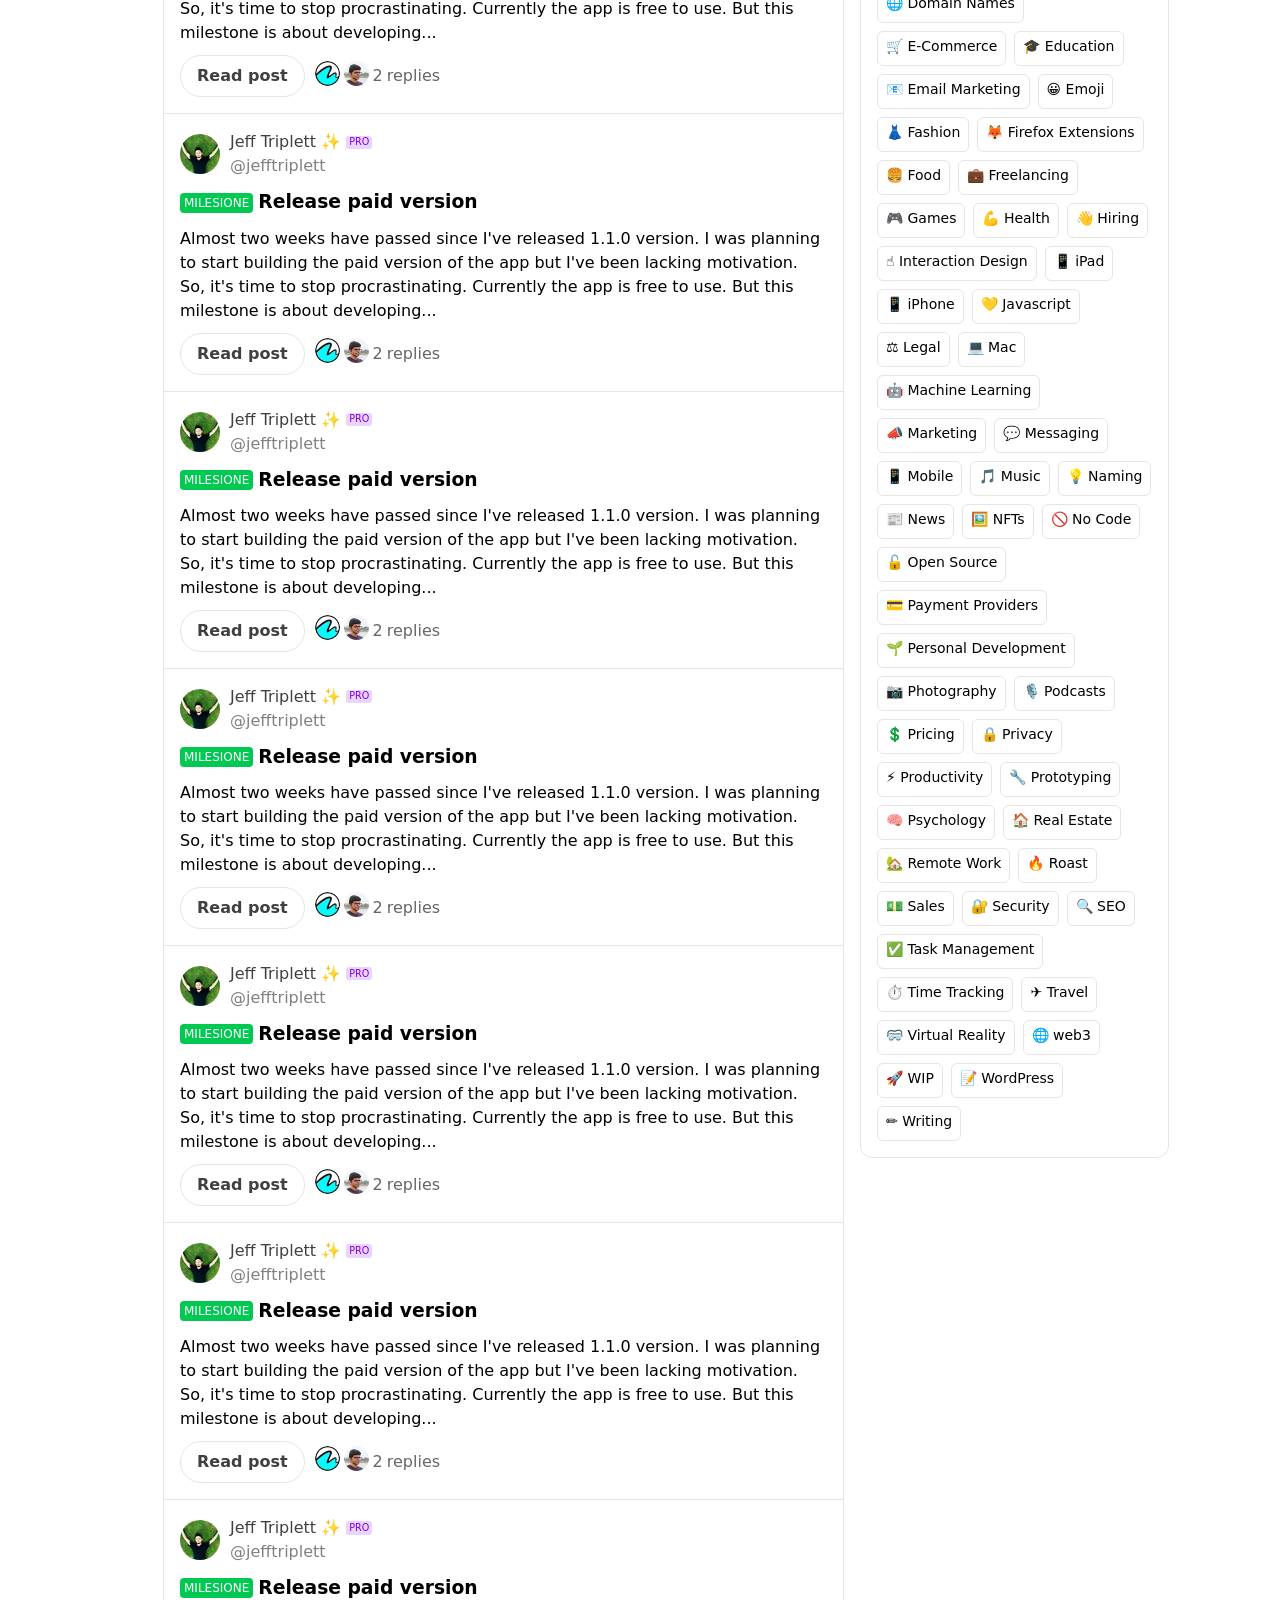
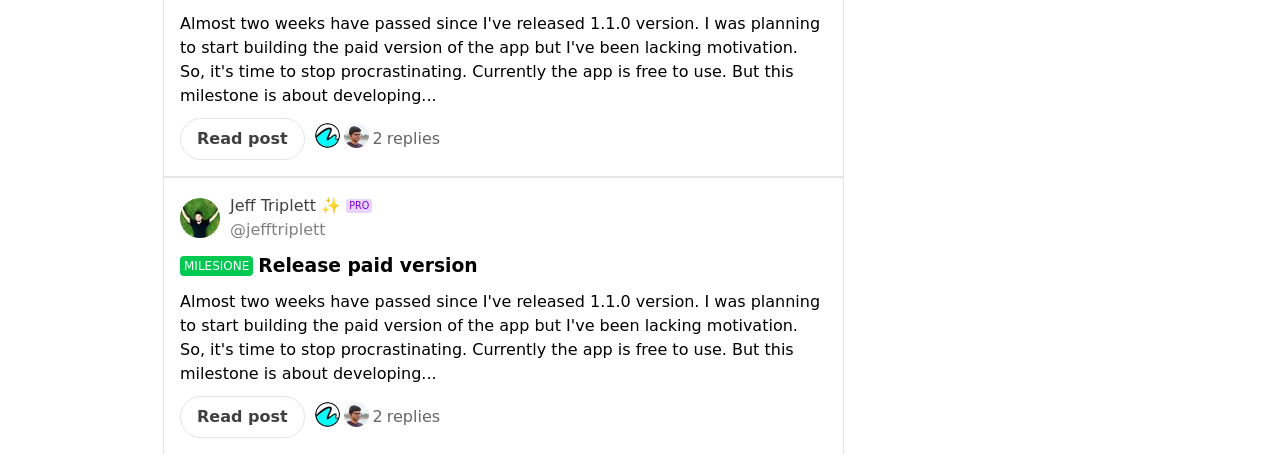
<file: pages/popular.html>
<!DOCTYPE html>
<html lang="en">
<head>
    <meta charset="UTF-8">
    <meta name="viewport" content="width=device-width, initial-scale=1.0">
    <title>popular</title>
    <link rel="icon" href="../images/wip-logo.svg">
    <link rel="stylesheet" href="../css/styles.css">
    <link rel="stylesheet" href="../css/post.css">
</head>
<body>
    <div class="main-container">
    <!--side-bar-->
    <div class="sidebar">
        <div class="logo">
           <a href="../index.html"> <img src="../images/wip-logo.svg" alt="Logo"></a>
        </div>
        <div class="side-nav">
            <div class="side-nav-btn">
                <a href="../index.html" class="home hover-btn btn-not-active">
                    <svg xmlns="http://www.w3.org/2000/svg" fill="none" viewBox="0 0 24 24" stroke-width="1.5" stroke="currentColor" aria-hidden="true" data-slot="icon">
                        <path stroke-linecap="round" stroke-linejoin="round" d="M2.25 12L11.2045 3.04549C11.6438 2.60615 12.3562 2.60615 12.7955 3.04549L21.75 12M4.5 9.75V19.875C4.5 20.4963 5.00368 21 5.625 21H9.75V16.125C9.75 15.5037 10.2537 15 10.875 15H13.125C13.7463 15 14.25 15.5037 14.25 16.125V21H18.375C18.9963 21 19.5 20.4963 19.5 19.875V9.75M8.25 21H16.5"></path>
                    </svg>
                </a>
                <a href="login.html" class="notifications hover-btn btn-not-active">
                    <svg xmlns="http://www.w3.org/2000/svg" fill="none" viewBox="0 0 24 24" stroke-width="1.5" stroke="currentColor" aria-hidden="true" data-slot="icon" class="size-7 group-data-current-page:hidden">
                        <path stroke-linecap="round" stroke-linejoin="round" d="M14.857 17.082a23.848 23.848 0 0 0 5.454-1.31A8.967 8.967 0 0 1 18 9.75V9A6 6 0 0 0 6 9v.75a8.967 8.967 0 0 1-2.312 6.022c1.733.64 3.56 1.085 5.455 1.31m5.714 0a24.255 24.255 0 0 1-5.714 0m5.714 0a3 3 0 1 1-5.714 0"></path>
                    </svg>
                </a>
                <a href="login.html" class="email hover-btn btn-not-active">
                    <svg xmlns="http://www.w3.org/2000/svg" fill="none" viewBox="0 0 24 24" stroke-width="1.5" stroke="currentColor" aria-hidden="true" data-slot="icon">
                        <path stroke-linecap="round" stroke-linejoin="round" d="M21.75 6.75v10.5a2.25 2.25 0 0 1-2.25 2.25h-15a2.25 2.25 0 0 1-2.25-2.25V6.75m19.5 0A2.25 2.25 0 0 0 19.5 4.5h-15a2.25 2.25 0 0 0-2.25 2.25m19.5 0v.243a2.25 2.25 0 0 1-1.07 1.916l-7.5 4.615a2.25 2.25 0 0 1-2.36 0L3.32 8.91a2.25 2.25 0 0 1-1.07-1.916V6.75"></path>
                    </svg>
                </a>
                <a href="post.html" class="posts hover-btn btn-active">
                    <svg xmlns="http://www.w3.org/2000/svg" viewBox="0 0 24 24" fill="currentColor" aria-hidden="true" data-slot="icon">
                        <path fill-rule="evenodd" clip-rule="evenodd" d="M4.125 3C3.08947 3 2.25 3.83947 2.25 4.875V18C2.25 19.6569 3.59315 21 5.25 21H20.25C18.5931 21 17.25 19.6569 17.25 18V4.875C17.25 3.83947 16.4105 3 15.375 3H4.125ZM12 9.75C11.5858 9.75 11.25 10.0858 11.25 10.5C11.25 10.9142 11.5858 11.25 12 11.25H13.5C13.9142 11.25 14.25 10.9142 14.25 10.5C14.25 10.0858 13.9142 9.75 13.5 9.75H12ZM11.25 7.5C11.25 7.08579 11.5858 6.75 12 6.75H13.5C13.9142 6.75 14.25 7.08579 14.25 7.5C14.25 7.91421 13.9142 8.25 13.5 8.25H12C11.5858 8.25 11.25 7.91421 11.25 7.5ZM6 12.75C5.58579 12.75 5.25 13.0858 5.25 13.5C5.25 13.9142 5.58579 14.25 6 14.25H13.5C13.9142 14.25 14.25 13.9142 14.25 13.5C14.25 13.0858 13.9142 12.75 13.5 12.75H6ZM5.25 16.5C5.25 16.0858 5.58579 15.75 6 15.75H13.5C13.9142 15.75 14.25 16.0858 14.25 16.5C14.25 16.9142 13.9142 17.25 13.5 17.25H6C5.58579 17.25 5.25 16.9142 5.25 16.5ZM6 6.75C5.58579 6.75 5.25 7.08579 5.25 7.5V10.5C5.25 10.9142 5.58579 11.25 6 11.25H9C9.41421 11.25 9.75 10.9142 9.75 10.5V7.5C9.75 7.08579 9.41421 6.75 9 6.75H6Z" ></path>
                        <path d="M18.75 6.75H20.625C21.2463 6.75 21.75 7.25368 21.75 7.875V18C21.75 18.8284 21.0784 19.5 20.25 19.5C19.4216 19.5 18.75 18.8284 18.75 18V6.75Z"></path>
                    </svg>
                </a>
                <a href="pro.html" class="pro hover-btn btn-not-active">
                    <svg xmlns="http://www.w3.org/2000/svg" fill="none" viewBox="0 0 24 24" stroke-width="1.5" stroke="currentColor" aria-hidden="true" data-slot="icon">
                        <path stroke-linecap="round" stroke-linejoin="round" d="M9 12.75 11.25 15 15 9.75M21 12c0 1.268-.63 2.39-1.593 3.068a3.745 3.745 0 0 1-1.043 3.296 3.745 3.745 0 0 1-3.296 1.043A3.745 3.745 0 0 1 12 21c-1.268 0-2.39-.63-3.068-1.593a3.746 3.746 0 0 1-3.296-1.043 3.745 3.745 0 0 1-1.043-3.296A3.745 3.745 0 0 1 3 12c0-1.268.63-2.39 1.593-3.068a3.745 3.745 0 0 1 1.043-3.296 3.746 3.746 0 0 1 3.296-1.043A3.746 3.746 0 0 1 12 3c1.268 0 2.39.63 3.068 1.593a3.746 3.746 0 0 1 3.296 1.043 3.746 3.746 0 0 1 1.043 3.296A3.745 3.745 0 0 1 21 12Z"></path>
                    </svg>
                </a>
                <a href="login.html" class="video hover-btn btn-not-active">
                    <svg xmlns="http://www.w3.org/2000/svg" fill="none" viewBox="0 0 24 24" stroke-width="1.5" stroke="currentColor" aria-hidden="true" data-slot="icon">
                        <path stroke-linecap="round" stroke-linejoin="round" d="m15.75 10.5 4.72-4.72a.75.75 0 0 1 1.28.53v11.38a.75.75 0 0 1-1.28.53l-4.72-4.72M4.5 18.75h9a2.25 2.25 0 0 0 2.25-2.25v-9a2.25 2.25 0 0 0-2.25-2.25h-9A2.25 2.25 0 0 0 2.25 7.5v9a2.25 2.25 0 0 0 2.25 2.25Z"></path>
                    </svg>
                </a>
                <a href="search.html" class="search hover-btn btn-not-active">
                    <svg xmlns="http://www.w3.org/2000/svg" fill="none" viewBox="0 0 24 24" stroke-width="1.5" stroke="currentColor" aria-hidden="true" data-slot="icon">
                        <path stroke-linecap="round" stroke-linejoin="round" d="m21 21-5.197-5.197m0 0A7.5 7.5 0 1 0 5.196 5.196a7.5 7.5 0 0 0 10.607 10.607Z"></path>
                    </svg>
                </a>
                <a href="more.html" class="three-do hover-btn btn-not-active">
                    <svg xmlns="http://www.w3.org/2000/svg" fill="none" viewBox="0 0 24 24" stroke-width="1.5" stroke="currentColor" aria-hidden="true" data-slot="icon">
                        <path stroke-linecap="round" stroke-linejoin="round" d="M6.75 12a.75.75 0 1 1-1.5 0 .75.75 0 0 1 1.5 0ZM12.75 12a.75.75 0 1 1-1.5 0 .75.75 0 0 1 1.5 0ZM18.75 12a.75.75 0 1 1-1.5 0 .75.75 0 0 1 1.5 0Z"></path>
                    </svg>
                </a>
            </div>
        </div>
        <div class="join-member">
            <a href="join.html" class="join">Join</a>
            <a href="login.html" class="acces-key">
                <svg xmlns="http://www.w3.org/2000/svg" viewBox="0 0 16 14" fill="currentColor" aria-hidden="true" data-slot="icon" class="size-7 group-data-current-page:hidden">
                    <path fill-rule="evenodd" d="M14 6a4 4 0 0 1-4.899 3.899l-1.955 1.955a.5.5 0 0 1-.353.146H5v1.5a.5.5 0 0 1-.5.5h-2a.5.5 0 0 1-.5-.5v-2.293a.5.5 0 0 1 .146-.353l3.955-3.955A4 4 0 1 1 14 6Zm-4-2a.75.75 0 0 0 0 1.5.5.5 0 0 1 .5.5.75.75 0 0 0 1.5 0 2 2 0 0 0-2-2Z" clip-rule="evenodd"></path>
                </svg>
            </a>
        </div>
    </div>
      <!--//side-bar-->
      <!--main-->
      <div class="main">
        <!--post-contents-->
        <div class="post-contents">
            <div class="post-contents-switch-bar">
                <div class="post-contents-switch-bar-btn">
                    <a href="post.html" class="not-active active-tap">Newest</a>
                    <a href="unanswered.html" class="not-active active-tap">Unanswered</a>
                    <a href="popular.html" class="active-tap">Popular</a>
                </div>
            </div>
    <!-- post-1 -->
    <div class="post btn-primary hover-btn">
        <!-- post-header -->
        <div class="post-header">
            <!-- profile-content -->
            <div class="profile-content">
            <div class="profil">
                <img src="../images/AndreyAzimov-50.png" alt="Logo">
            </div>
            <!-- pf-hover -->
            <div class="pf-hover">
                <div class="pf-hover-header">   
                    <img src="../images/augis-50.png" alt="profile">
                    <div class="follow-btn">
                        Follow
                    </div>
                </div>  
                <div class="pf-hover-name">
                    <div class="name">
                      <span class="text-underline">Jeff Triplett ✨</span> <span class="pro-lable">PRO</span>
                    </div>
                    <div class="text-underline">
                        @jefftriplett
                    </div>
                </div>
                <div class="pf-hover-body">
                    Jailbreaking life one step at a time dainelhemmati.com <span> <a href="#">BTC is a money laundering</a></span>
                </div>
            </div>
            <!-- //pf-hover -->
            <!-- name-bio -->
            <div class="name-bio">
                <div class="name">
                    Jeff Triplett ✨ <span class="pro-lable">PRO</span>
                </div>
                <div class="bio">
                    @jefftriplett
                </div>
            </div>
            <!-- //name-bio -->
            </div>
            <!-- //profile-content -->
             <!-- three-dot-post -->
             <div class="three-dot-post"><svg xmlns="http://www.w3.org/2000/svg" viewBox="0 0 16 16" fill="currentColor" aria-hidden="true" data-slot="icon" width="16" height="16">
  <path d="M2 8a1.5 1.5 0 1 1 3 0 1.5 1.5 0 0 1-3 0ZM6.5 8a1.5 1.5 0 1 1 3 0 1.5 1.5 0 0 1-3 0ZM12.5 6.5a1.5 1.5 0 1 0 0 3 1.5 1.5 0 0 0 0-3Z"></path>
</svg>
<!-- three-dot-click -->
<div class="three-dot-click">
    <div class="mute hover-btn">
        <svg xmlns="http://www.w3.org/2000/svg" viewBox="0 0 16 16" fill="currentColor" aria-hidden="true" data-slot="icon" class="w-4 h-4">
  <path d="M7.557 2.066A.75.75 0 0 1 8 2.75v10.5a.75.75 0 0 1-1.248.56L3.59 11H2a1 1 0 0 1-1-1V6a1 1 0 0 1 1-1h1.59l3.162-2.81a.75.75 0 0 1 .805-.124ZM12.95 3.05a.75.75 0 1 0-1.06 1.06 5.5 5.5 0 0 1 0 7.78.75.75 0 1 0 1.06 1.06 7 7 0 0 0 0-9.9Z"></path>
  <path d="M10.828 5.172a.75.75 0 1 0-1.06 1.06 2.5 2.5 0 0 1 0 3.536.75.75 0 1 0 1.06 1.06 4 4 0 0 0 0-5.656Z"></path>
</svg>
    Mute <span class="pro-lable">PRO</span>
    </div>
    <div class="smiliar-tool hover-btn">
       <svg xmlns="http://www.w3.org/2000/svg" viewBox="0 0 16 16" fill="currentColor" aria-hidden="true" data-slot="icon" class="size-4">
  <path fill-rule="evenodd" d="M5 4a.75.75 0 0 1 .738.616l.252 1.388A1.25 1.25 0 0 0 6.996 7.01l1.388.252a.75.75 0 0 1 0 1.476l-1.388.252A1.25 1.25 0 0 0 5.99 9.996l-.252 1.388a.75.75 0 0 1-1.476 0L4.01 9.996A1.25 1.25 0 0 0 3.004 8.99l-1.388-.252a.75.75 0 0 1 0-1.476l1.388-.252A1.25 1.25 0 0 0 4.01 6.004l.252-1.388A.75.75 0 0 1 5 4ZM12 1a.75.75 0 0 1 .721.544l.195.682c.118.415.443.74.858.858l.682.195a.75.75 0 0 1 0 1.442l-.682.195a1.25 1.25 0 0 0-.858.858l-.195.682a.75.75 0 0 1-1.442 0l-.195-.682a1.25 1.25 0 0 0-.858-.858l-.682-.195a.75.75 0 0 1 0-1.442l.682-.195a1.25 1.25 0 0 0 .858-.858l.195-.682A.75.75 0 0 1 12 1ZM10 11a.75.75 0 0 1 .728.568.968.968 0 0 0 .704.704.75.75 0 0 1 0 1.456.968.968 0 0 0-.704.704.75.75 0 0 1-1.456 0 .968.968 0 0 0-.704-.704.75.75 0 0 1 0-1.456.968.968 0 0 0 .704-.704A.75.75 0 0 1 10 11Z" clip-rule="evenodd"></path>
</svg>
    Similar Tool
    </div>
    <div class="share hover-btn">
        <svg xmlns="http://www.w3.org/2000/svg" viewBox="0 0 16 16" fill="currentColor" aria-hidden="true" data-slot="icon" class="size-4">
  <path d="M12 6a2 2 0 1 0-1.994-1.842L5.323 6.5a2 2 0 1 0 0 3l4.683 2.342a2 2 0 1 0 .67-1.342L5.995 8.158a2.03 2.03 0 0 0 0-.316L10.677 5.5c.353.311.816.5 1.323.5Z"></path>
</svg>
Share
    </div>
    <div class="report hover-btn">
        <svg xmlns="http://www.w3.org/2000/svg" viewBox="0 0 16 16" fill="currentColor" aria-hidden="true" data-slot="icon" class="w-4 h-4">
  <path d="M2.75 2a.75.75 0 0 0-.75.75v10.5a.75.75 0 0 0 1.5 0v-2.624l.33-.083A6.044 6.044 0 0 1 8 11c1.29.645 2.77.807 4.17.457l1.48-.37a.462.462 0 0 0 .35-.448V3.56a.438.438 0 0 0-.544-.425l-1.287.322C10.77 3.808 9.291 3.646 8 3a6.045 6.045 0 0 0-4.17-.457l-.34.085A.75.75 0 0 0 2.75 2Z"></path>
</svg>
Report
    </div>
</div>
<!-- //three-dot-click -->
</div>
<!-- //three-dot-post -->
        </div>
        <!-- //post-header -->
        <!-- post-body -->
        <div class="post-body">
            <!-- post-text -->
            <div class="post-text">
                <div class="post-lable">
                    <p>MILESIONE</p>
                    <h3>Release paid version</h3>
                </div>
                <div class="post-desc">
                    <p>Almost two weeks have passed since I've released 1.1.0 version. I was planning to start building the paid version of the app but I've been lacking motivation. So, it's time to  stop procrastinating. Currently the app is free to use. But this milestone is about developing...</p>
                </div>
            </div>
            <!-- //post-text -->
        </div>
        <!-- //post-body -->
        <!-- post-footer -->
        <div class="post-footer">
            <!-- post-btns -->
            <div class="post-btns">
                <div class="read-post">
                    Read post
                </div>
                <div class="replies">
                    <div class="reply-user">
                        <img class="profil" src="../images/villasmediterranean-50.png" alt="profile">
                        <!-- pf-hover -->
                        <div class="pf-hover">
                            <div class="pf-hover-header">
                                <img src="../images/villasmediterranean-50.png" alt="profile">
                                <div class="follow-btn">Follow</div>
                            </div>
                            <div class="pf-hover-name">
                                <div class="name">
                                    <span class="text-underline">Villas Mediterranean</span>
                                </div>
                                <div class="text-underline">@villasmediterranean</div>
                            </div>
                            <div class="pf-hover-body">
                                Building beautiful villas
                            </div>
                        </div>
                        <!-- //pf-hover -->
                    </div>
                    <div class="reply-user">
                        <img class="profil" src="../images/ashiknesin-50.png" alt="profile">
                        <!-- pf-hover -->
                        <div class="pf-hover">
                            <div class="pf-hover-header">
                                <img src="../images/ashiknesin-50.png" alt="profile">
                                <div class="follow-btn">Follow</div>
                            </div>
                            <div class="pf-hover-name">
                                <div class="name">
                                    <span class="text-underline">Ashik Nesin</span>
                                </div>
                                <div class="text-underline">@ashiknesin</div>
                            </div>
                            <div class="pf-hover-body">
                                Building cool stuff
                            </div>
                        </div>
                        <!-- //pf-hover -->
                    </div>
                    <span class="replies-num">2 <span>replies</span></span>
                </div>
            </div>
            <!-- //post-btns -->
        </div>
        <!-- //post-footer -->
</div>
<!-- //post-1 -->
    <!-- post-2 -->
    <div class="post btn-primary hover-btn">
        <!-- post-header -->
        <div class="post-header">
            <!-- profile-content -->
            <div class="profile-content">
            <div class="profil">
                <img src="../images/AndreyAzimov-50.png" alt="Logo">
            </div>
            <!-- pf-hover -->
            <div class="pf-hover">
                <div class="pf-hover-header">   
                    <img src="../images/augis-50.png" alt="profile">
                    <div class="follow-btn">
                        Follow
                    </div>
                </div>  
                <div class="pf-hover-name">
                    <div class="name">
                      <span class="text-underline">Jeff Triplett ✨</span> <span class="pro-lable">PRO</span>
                    </div>
                    <div class="text-underline">
                        @jefftriplett
                    </div>
                </div>
                <div class="pf-hover-body">
                    Jailbreaking life one step at a time dainelhemmati.com <span> <a href="#">BTC is a money laundering</a></span>
                </div>
            </div>
            <!-- //pf-hover -->
            <!-- name-bio -->
            <div class="name-bio">
                <div class="name">
                    Jeff Triplett ✨ <span class="pro-lable">PRO</span>
                </div>
                <div class="bio">
                    @jefftriplett
                </div>
            </div>
            <!-- //name-bio -->
            </div>
            <!-- //profile-content -->
             <!-- three-dot-post -->
             <div class="three-dot-post"><svg xmlns="http://www.w3.org/2000/svg" viewBox="0 0 16 16" fill="currentColor" aria-hidden="true" data-slot="icon" width="16" height="16">
  <path d="M2 8a1.5 1.5 0 1 1 3 0 1.5 1.5 0 0 1-3 0ZM6.5 8a1.5 1.5 0 1 1 3 0 1.5 1.5 0 0 1-3 0ZM12.5 6.5a1.5 1.5 0 1 0 0 3 1.5 1.5 0 0 0 0-3Z"></path>
</svg>
<!-- three-dot-click -->
<div class="three-dot-click">
    <div class="mute hover-btn">
        <svg xmlns="http://www.w3.org/2000/svg" viewBox="0 0 16 16" fill="currentColor" aria-hidden="true" data-slot="icon" class="w-4 h-4">
  <path d="M7.557 2.066A.75.75 0 0 1 8 2.75v10.5a.75.75 0 0 1-1.248.56L3.59 11H2a1 1 0 0 1-1-1V6a1 1 0 0 1 1-1h1.59l3.162-2.81a.75.75 0 0 1 .805-.124ZM12.95 3.05a.75.75 0 1 0-1.06 1.06 5.5 5.5 0 0 1 0 7.78.75.75 0 1 0 1.06 1.06 7 7 0 0 0 0-9.9Z"></path>
  <path d="M10.828 5.172a.75.75 0 1 0-1.06 1.06 2.5 2.5 0 0 1 0 3.536.75.75 0 1 0 1.06 1.06 4 4 0 0 0 0-5.656Z"></path>
</svg>
    Mute <span class="pro-lable">PRO</span>
    </div>
    <div class="smiliar-tool hover-btn">
       <svg xmlns="http://www.w3.org/2000/svg" viewBox="0 0 16 16" fill="currentColor" aria-hidden="true" data-slot="icon" class="size-4">
  <path fill-rule="evenodd" d="M5 4a.75.75 0 0 1 .738.616l.252 1.388A1.25 1.25 0 0 0 6.996 7.01l1.388.252a.75.75 0 0 1 0 1.476l-1.388.252A1.25 1.25 0 0 0 5.99 9.996l-.252 1.388a.75.75 0 0 1-1.476 0L4.01 9.996A1.25 1.25 0 0 0 3.004 8.99l-1.388-.252a.75.75 0 0 1 0-1.476l1.388-.252A1.25 1.25 0 0 0 4.01 6.004l.252-1.388A.75.75 0 0 1 5 4ZM12 1a.75.75 0 0 1 .721.544l.195.682c.118.415.443.74.858.858l.682.195a.75.75 0 0 1 0 1.442l-.682.195a1.25 1.25 0 0 0-.858.858l-.195.682a.75.75 0 0 1-1.442 0l-.195-.682a1.25 1.25 0 0 0-.858-.858l-.682-.195a.75.75 0 0 1 0-1.442l.682-.195a1.25 1.25 0 0 0 .858-.858l.195-.682A.75.75 0 0 1 12 1ZM10 11a.75.75 0 0 1 .728.568.968.968 0 0 0 .704.704.75.75 0 0 1 0 1.456.968.968 0 0 0-.704.704.75.75 0 0 1-1.456 0 .968.968 0 0 0-.704-.704.75.75 0 0 1 0-1.456.968.968 0 0 0 .704-.704A.75.75 0 0 1 10 11Z" clip-rule="evenodd"></path>
</svg>
    Similar Tool
    </div>
    <div class="share hover-btn">
        <svg xmlns="http://www.w3.org/2000/svg" viewBox="0 0 16 16" fill="currentColor" aria-hidden="true" data-slot="icon" class="size-4">
  <path d="M12 6a2 2 0 1 0-1.994-1.842L5.323 6.5a2 2 0 1 0 0 3l4.683 2.342a2 2 0 1 0 .67-1.342L5.995 8.158a2.03 2.03 0 0 0 0-.316L10.677 5.5c.353.311.816.5 1.323.5Z"></path>
</svg>
Share
    </div>
    <div class="report hover-btn">
        <svg xmlns="http://www.w3.org/2000/svg" viewBox="0 0 16 16" fill="currentColor" aria-hidden="true" data-slot="icon" class="w-4 h-4">
  <path d="M2.75 2a.75.75 0 0 0-.75.75v10.5a.75.75 0 0 0 1.5 0v-2.624l.33-.083A6.044 6.044 0 0 1 8 11c1.29.645 2.77.807 4.17.457l1.48-.37a.462.462 0 0 0 .35-.448V3.56a.438.438 0 0 0-.544-.425l-1.287.322C10.77 3.808 9.291 3.646 8 3a6.045 6.045 0 0 0-4.17-.457l-.34.085A.75.75 0 0 0 2.75 2Z"></path>
</svg>
Report
    </div>
</div>
<!-- //three-dot-click -->
</div>
<!-- //three-dot-post -->
        </div>
        <!-- //post-header -->
        <!-- post-body -->
        <div class="post-body">
            <!-- post-text -->
            <div class="post-text">
                <div class="post-lable">
                    <p>MILESIONE</p>
                    <h3>Release paid version</h3>
                </div>
                <div class="post-desc">
                    <p>Almost two weeks have passed since I've released 1.1.0 version. I was planning to start building the paid version of the app but I've been lacking motivation. So, it's time to  stop procrastinating. Currently the app is free to use. But this milestone is about developing...</p>
                </div>
            </div>
            <!-- //post-text -->
        </div>
        <!-- //post-body -->
         <!-- post-footer -->
         <div class="post-footer">
            <!-- post-btns -->
            <div class="post-btns">
                <div class="read-post">
                    Read post
                </div>
                <div class="replies">
                    <div class="reply-user">
                        <img class="profil" src="../images/villasmediterranean-50.png" alt="profile">
                        <!-- pf-hover -->
                        <div class="pf-hover">
                            <div class="pf-hover-header">
                                <img src="../images/villasmediterranean-50.png" alt="profile">
                                <div class="follow-btn">Follow</div>
                            </div>
                            <div class="pf-hover-name">
                                <div class="name">
                                    <span class="text-underline">Villas Mediterranean</span>
                                </div>
                                <div class="text-underline">@villasmediterranean</div>
                            </div>
                            <div class="pf-hover-body">
                                Building beautiful villas
                            </div>
                        </div>
                        <!-- //pf-hover -->
                    </div>
                    <div class="reply-user">
                        <img class="profil" src="../images/ashiknesin-50.png" alt="profile">
                        <!-- pf-hover -->
                        <div class="pf-hover">
                            <div class="pf-hover-header">
                                <img src="../images/ashiknesin-50.png" alt="profile">
                                <div class="follow-btn">Follow</div>
                            </div>
                            <div class="pf-hover-name">
                                <div class="name">
                                    <span class="text-underline">Ashik Nesin</span>
                                </div>
                                <div class="text-underline">@ashiknesin</div>
                            </div>
                            <div class="pf-hover-body">
                                Building cool stuff
                            </div>
                        </div>
                        <!-- //pf-hover -->
                    </div>
                    <span class="replies-num">2 <span>replies</span></span>
                </div>
            </div>
            <!-- //post-btns -->
        </div>
        <!-- //post-footer -->
</div>
<!-- //post-2 -->
    <!-- post-3 -->
    <div class="post btn-primary hover-btn">
        <!-- post-header -->
        <div class="post-header">
            <!-- profile-content -->
            <div class="profile-content">
            <div class="profil">
                <img src="../images/AndreyAzimov-50.png" alt="Logo">
            </div>
            <!-- pf-hover -->
            <div class="pf-hover">
                <div class="pf-hover-header">   
                    <img src="../images/augis-50.png" alt="profile">
                    <div class="follow-btn">
                        Follow
                    </div>
                </div>  
                <div class="pf-hover-name">
                    <div class="name">
                      <span class="text-underline">Jeff Triplett ✨</span> <span class="pro-lable">PRO</span>
                    </div>
                    <div class="text-underline">
                        @jefftriplett
                    </div>
                </div>
                <div class="pf-hover-body">
                    Jailbreaking life one step at a time dainelhemmati.com <span> <a href="#">BTC is a money laundering</a></span>
                </div>
            </div>
            <!-- //pf-hover -->
            <!-- name-bio -->
            <div class="name-bio">
                <div class="name">
                    Jeff Triplett ✨ <span class="pro-lable">PRO</span>
                </div>
                <div class="bio">
                    @jefftriplett
                </div>
            </div>
            <!-- //name-bio -->
            </div>
            <!-- //profile-content -->
             <!-- three-dot-post -->
             <div class="three-dot-post"><svg xmlns="http://www.w3.org/2000/svg" viewBox="0 0 16 16" fill="currentColor" aria-hidden="true" data-slot="icon" width="16" height="16">
  <path d="M2 8a1.5 1.5 0 1 1 3 0 1.5 1.5 0 0 1-3 0ZM6.5 8a1.5 1.5 0 1 1 3 0 1.5 1.5 0 0 1-3 0ZM12.5 6.5a1.5 1.5 0 1 0 0 3 1.5 1.5 0 0 0 0-3Z"></path>
</svg>
<!-- three-dot-click -->
<div class="three-dot-click">
    <div class="mute hover-btn">
        <svg xmlns="http://www.w3.org/2000/svg" viewBox="0 0 16 16" fill="currentColor" aria-hidden="true" data-slot="icon" class="w-4 h-4">
  <path d="M7.557 2.066A.75.75 0 0 1 8 2.75v10.5a.75.75 0 0 1-1.248.56L3.59 11H2a1 1 0 0 1-1-1V6a1 1 0 0 1 1-1h1.59l3.162-2.81a.75.75 0 0 1 .805-.124ZM12.95 3.05a.75.75 0 1 0-1.06 1.06 5.5 5.5 0 0 1 0 7.78.75.75 0 1 0 1.06 1.06 7 7 0 0 0 0-9.9Z"></path>
  <path d="M10.828 5.172a.75.75 0 1 0-1.06 1.06 2.5 2.5 0 0 1 0 3.536.75.75 0 1 0 1.06 1.06 4 4 0 0 0 0-5.656Z"></path>
</svg>
    Mute <span class="pro-lable">PRO</span>
    </div>
    <div class="smiliar-tool hover-btn">
       <svg xmlns="http://www.w3.org/2000/svg" viewBox="0 0 16 16" fill="currentColor" aria-hidden="true" data-slot="icon" class="size-4">
  <path fill-rule="evenodd" d="M5 4a.75.75 0 0 1 .738.616l.252 1.388A1.25 1.25 0 0 0 6.996 7.01l1.388.252a.75.75 0 0 1 0 1.476l-1.388.252A1.25 1.25 0 0 0 5.99 9.996l-.252 1.388a.75.75 0 0 1-1.476 0L4.01 9.996A1.25 1.25 0 0 0 3.004 8.99l-1.388-.252a.75.75 0 0 1 0-1.476l1.388-.252A1.25 1.25 0 0 0 4.01 6.004l.252-1.388A.75.75 0 0 1 5 4ZM12 1a.75.75 0 0 1 .721.544l.195.682c.118.415.443.74.858.858l.682.195a.75.75 0 0 1 0 1.442l-.682.195a1.25 1.25 0 0 0-.858.858l-.195.682a.75.75 0 0 1-1.442 0l-.195-.682a1.25 1.25 0 0 0-.858-.858l-.682-.195a.75.75 0 0 1 0-1.442l.682-.195a1.25 1.25 0 0 0 .858-.858l.195-.682A.75.75 0 0 1 12 1ZM10 11a.75.75 0 0 1 .728.568.968.968 0 0 0 .704.704.75.75 0 0 1 0 1.456.968.968 0 0 0-.704.704.75.75 0 0 1-1.456 0 .968.968 0 0 0-.704-.704.75.75 0 0 1 0-1.456.968.968 0 0 0 .704-.704A.75.75 0 0 1 10 11Z" clip-rule="evenodd"></path>
</svg>
    Similar Tool
    </div>
    <div class="share hover-btn">
        <svg xmlns="http://www.w3.org/2000/svg" viewBox="0 0 16 16" fill="currentColor" aria-hidden="true" data-slot="icon" class="size-4">
  <path d="M12 6a2 2 0 1 0-1.994-1.842L5.323 6.5a2 2 0 1 0 0 3l4.683 2.342a2 2 0 1 0 .67-1.342L5.995 8.158a2.03 2.03 0 0 0 0-.316L10.677 5.5c.353.311.816.5 1.323.5Z"></path>
</svg>
Share
    </div>
    <div class="report hover-btn">
        <svg xmlns="http://www.w3.org/2000/svg" viewBox="0 0 16 16" fill="currentColor" aria-hidden="true" data-slot="icon" class="w-4 h-4">
  <path d="M2.75 2a.75.75 0 0 0-.75.75v10.5a.75.75 0 0 0 1.5 0v-2.624l.33-.083A6.044 6.044 0 0 1 8 11c1.29.645 2.77.807 4.17.457l1.48-.37a.462.462 0 0 0 .35-.448V3.56a.438.438 0 0 0-.544-.425l-1.287.322C10.77 3.808 9.291 3.646 8 3a6.045 6.045 0 0 0-4.17-.457l-.34.085A.75.75 0 0 0 2.75 2Z"></path>
</svg>
Report
    </div>
</div>
<!-- //three-dot-click -->
</div>
<!-- //three-dot-post -->
        </div>
        <!-- //post-header -->
        <!-- post-body -->
        <div class="post-body">
            <!-- post-text -->
            <div class="post-text">
                <div class="post-lable">
                    <p>MILESIONE</p>
                    <h3>Release paid version</h3>
                </div>
                <div class="post-desc">
                    <p>Almost two weeks have passed since I've released 1.1.0 version. I was planning to start building the paid version of the app but I've been lacking motivation. So, it's time to  stop procrastinating. Currently the app is free to use. But this milestone is about developing...</p>
                </div>
            </div>
            <!-- //post-text -->
        </div>
        <!-- //post-body -->
        <!-- post-footer -->
        <div class="post-footer">
            <!-- post-btns -->
            <div class="post-btns">
                <div class="read-post">
                    Read post
                </div>
                <div class="replies">
                    <div class="reply-user">
                        <img class="profil" src="../images/villasmediterranean-50.png" alt="profile">
                        <!-- pf-hover -->
                        <div class="pf-hover">
                            <div class="pf-hover-header">
                                <img src="../images/villasmediterranean-50.png" alt="profile">
                                <div class="follow-btn">Follow</div>
                            </div>
                            <div class="pf-hover-name">
                                <div class="name">
                                    <span class="text-underline">Villas Mediterranean</span>
                                </div>
                                <div class="text-underline">@villasmediterranean</div>
                            </div>
                            <div class="pf-hover-body">
                                Building beautiful villas
                            </div>
                        </div>
                        <!-- //pf-hover -->
                    </div>
                    <div class="reply-user">
                        <img class="profil" src="../images/ashiknesin-50.png" alt="profile">
                        <!-- pf-hover -->
                        <div class="pf-hover">
                            <div class="pf-hover-header">
                                <img src="../images/ashiknesin-50.png" alt="profile">
                                <div class="follow-btn">Follow</div>
                            </div>
                            <div class="pf-hover-name">
                                <div class="name">
                                    <span class="text-underline">Ashik Nesin</span>
                                </div>
                                <div class="text-underline">@ashiknesin</div>
                            </div>
                            <div class="pf-hover-body">
                                Building cool stuff
                            </div>
                        </div>
                        <!-- //pf-hover -->
                    </div>
                    <span class="replies-num">2 <span>replies</span></span>
                </div>
            </div>
            <!-- //post-btns -->
        </div>
        <!-- //post-footer -->
</div>
<!-- //post-3 -->
    <!-- post-4 -->
    <div class="post btn-primary hover-btn">
        <!-- post-header -->
        <div class="post-header">
            <!-- profile-content -->
            <div class="profile-content">
            <div class="profil">
                <img src="../images/AndreyAzimov-50.png" alt="Logo">
            </div>
            <!-- pf-hover -->
            <div class="pf-hover">
                <div class="pf-hover-header">   
                    <img src="../images/augis-50.png" alt="profile">
                    <div class="follow-btn">
                        Follow
                    </div>
                </div>  
                <div class="pf-hover-name">
                    <div class="name">
                      <span class="text-underline">Jeff Triplett ✨</span> <span class="pro-lable">PRO</span>
                    </div>
                    <div class="text-underline">
                        @jefftriplett
                    </div>
                </div>
                <div class="pf-hover-body">
                    Jailbreaking life one step at a time dainelhemmati.com <span> <a href="#">BTC is a money laundering</a></span>
                </div>
            </div>
            <!-- //pf-hover -->
            <!-- name-bio -->
            <div class="name-bio">
                <div class="name">
                    Jeff Triplett ✨ <span class="pro-lable">PRO</span>
                </div>
                <div class="bio">
                    @jefftriplett
                </div>
            </div>
            <!-- //name-bio -->
            </div>
            <!-- //profile-content -->
             <!-- three-dot-post -->
             <div class="three-dot-post"><svg xmlns="http://www.w3.org/2000/svg" viewBox="0 0 16 16" fill="currentColor" aria-hidden="true" data-slot="icon" width="16" height="16">
  <path d="M2 8a1.5 1.5 0 1 1 3 0 1.5 1.5 0 0 1-3 0ZM6.5 8a1.5 1.5 0 1 1 3 0 1.5 1.5 0 0 1-3 0ZM12.5 6.5a1.5 1.5 0 1 0 0 3 1.5 1.5 0 0 0 0-3Z"></path>
</svg>
<!-- three-dot-click -->
<div class="three-dot-click">
    <div class="mute hover-btn">
        <svg xmlns="http://www.w3.org/2000/svg" viewBox="0 0 16 16" fill="currentColor" aria-hidden="true" data-slot="icon" class="w-4 h-4">
  <path d="M7.557 2.066A.75.75 0 0 1 8 2.75v10.5a.75.75 0 0 1-1.248.56L3.59 11H2a1 1 0 0 1-1-1V6a1 1 0 0 1 1-1h1.59l3.162-2.81a.75.75 0 0 1 .805-.124ZM12.95 3.05a.75.75 0 1 0-1.06 1.06 5.5 5.5 0 0 1 0 7.78.75.75 0 1 0 1.06 1.06 7 7 0 0 0 0-9.9Z"></path>
  <path d="M10.828 5.172a.75.75 0 1 0-1.06 1.06 2.5 2.5 0 0 1 0 3.536.75.75 0 1 0 1.06 1.06 4 4 0 0 0 0-5.656Z"></path>
</svg>
    Mute <span class="pro-lable">PRO</span>
    </div>
    <div class="smiliar-tool hover-btn">
       <svg xmlns="http://www.w3.org/2000/svg" viewBox="0 0 16 16" fill="currentColor" aria-hidden="true" data-slot="icon" class="size-4">
  <path fill-rule="evenodd" d="M5 4a.75.75 0 0 1 .738.616l.252 1.388A1.25 1.25 0 0 0 6.996 7.01l1.388.252a.75.75 0 0 1 0 1.476l-1.388.252A1.25 1.25 0 0 0 5.99 9.996l-.252 1.388a.75.75 0 0 1-1.476 0L4.01 9.996A1.25 1.25 0 0 0 3.004 8.99l-1.388-.252a.75.75 0 0 1 0-1.476l1.388-.252A1.25 1.25 0 0 0 4.01 6.004l.252-1.388A.75.75 0 0 1 5 4ZM12 1a.75.75 0 0 1 .721.544l.195.682c.118.415.443.74.858.858l.682.195a.75.75 0 0 1 0 1.442l-.682.195a1.25 1.25 0 0 0-.858.858l-.195.682a.75.75 0 0 1-1.442 0l-.195-.682a1.25 1.25 0 0 0-.858-.858l-.682-.195a.75.75 0 0 1 0-1.442l.682-.195a1.25 1.25 0 0 0 .858-.858l.195-.682A.75.75 0 0 1 12 1ZM10 11a.75.75 0 0 1 .728.568.968.968 0 0 0 .704.704.75.75 0 0 1 0 1.456.968.968 0 0 0-.704.704.75.75 0 0 1-1.456 0 .968.968 0 0 0-.704-.704.75.75 0 0 1 0-1.456.968.968 0 0 0 .704-.704A.75.75 0 0 1 10 11Z" clip-rule="evenodd"></path>
</svg>
    Similar Tool
    </div>
    <div class="share hover-btn">
        <svg xmlns="http://www.w3.org/2000/svg" viewBox="0 0 16 16" fill="currentColor" aria-hidden="true" data-slot="icon" class="size-4">
  <path d="M12 6a2 2 0 1 0-1.994-1.842L5.323 6.5a2 2 0 1 0 0 3l4.683 2.342a2 2 0 1 0 .67-1.342L5.995 8.158a2.03 2.03 0 0 0 0-.316L10.677 5.5c.353.311.816.5 1.323.5Z"></path>
</svg>
Share
    </div>
    <div class="report hover-btn">
        <svg xmlns="http://www.w3.org/2000/svg" viewBox="0 0 16 16" fill="currentColor" aria-hidden="true" data-slot="icon" class="w-4 h-4">
  <path d="M2.75 2a.75.75 0 0 0-.75.75v10.5a.75.75 0 0 0 1.5 0v-2.624l.33-.083A6.044 6.044 0 0 1 8 11c1.29.645 2.77.807 4.17.457l1.48-.37a.462.462 0 0 0 .35-.448V3.56a.438.438 0 0 0-.544-.425l-1.287.322C10.77 3.808 9.291 3.646 8 3a6.045 6.045 0 0 0-4.17-.457l-.34.085A.75.75 0 0 0 2.75 2Z"></path>
</svg>
Report
    </div>
</div>
<!-- //three-dot-click -->
</div>
<!-- //three-dot-post -->
        </div>
        <!-- //post-header -->
        <!-- post-body -->
        <div class="post-body">
            <!-- post-text -->
            <div class="post-text">
                <div class="post-lable">
                    <p>MILESIONE</p>
                    <h3>Release paid version</h3>
                </div>
                <div class="post-desc">
                    <p>Almost two weeks have passed since I've released 1.1.0 version. I was planning to start building the paid version of the app but I've been lacking motivation. So, it's time to  stop procrastinating. Currently the app is free to use. But this milestone is about developing...</p>
                </div>
            </div>
            <!-- //post-text -->
        </div>
        <!-- //post-body -->
         <!-- post-footer -->
         <div class="post-footer">
            <!-- post-btns -->
            <div class="post-btns">
                <div class="read-post">
                    Read post
                </div>
                <div class="replies">
                    <div class="reply-user">
                        <img class="profil" src="../images/villasmediterranean-50.png" alt="profile">
                        <!-- pf-hover -->
                        <div class="pf-hover">
                            <div class="pf-hover-header">
                                <img src="../images/villasmediterranean-50.png" alt="profile">
                                <div class="follow-btn">Follow</div>
                            </div>
                            <div class="pf-hover-name">
                                <div class="name">
                                    <span class="text-underline">Villas Mediterranean</span>
                                </div>
                                <div class="text-underline">@villasmediterranean</div>
                            </div>
                            <div class="pf-hover-body">
                                Building beautiful villas
                            </div>
                        </div>
                        <!-- //pf-hover -->
                    </div>
                    <div class="reply-user">
                        <img class="profil" src="../images/ashiknesin-50.png" alt="profile">
                        <!-- pf-hover -->
                        <div class="pf-hover">
                            <div class="pf-hover-header">
                                <img src="../images/ashiknesin-50.png" alt="profile">
                                <div class="follow-btn">Follow</div>
                            </div>
                            <div class="pf-hover-name">
                                <div class="name">
                                    <span class="text-underline">Ashik Nesin</span>
                                </div>
                                <div class="text-underline">@ashiknesin</div>
                            </div>
                            <div class="pf-hover-body">
                                Building cool stuff
                            </div>
                        </div>
                        <!-- //pf-hover -->
                    </div>
                    <span class="replies-num">2 <span>replies</span></span>
                </div>
            </div>
            <!-- //post-btns -->
        </div>
        <!-- //post-footer -->
</div>
<!-- //post-4 -->
    <!-- post-5 -->
    <div class="post btn-primary hover-btn">
        <!-- post-header -->
        <div class="post-header">
            <!-- profile-content -->
            <div class="profile-content">
            <div class="profil">
                <img src="../images/AndreyAzimov-50.png" alt="Logo">
            </div>
            <!-- pf-hover -->
            <div class="pf-hover">
                <div class="pf-hover-header">   
                    <img src="../images/augis-50.png" alt="profile">
                    <div class="follow-btn">
                        Follow
                    </div>
                </div>  
                <div class="pf-hover-name">
                    <div class="name">
                      <span class="text-underline">Jeff Triplett ✨</span> <span class="pro-lable">PRO</span>
                    </div>
                    <div class="text-underline">
                        @jefftriplett
                    </div>
                </div>
                <div class="pf-hover-body">
                    Jailbreaking life one step at a time dainelhemmati.com <span> <a href="#">BTC is a money laundering</a></span>
                </div>
            </div>
            <!-- //pf-hover -->
            <!-- name-bio -->
            <div class="name-bio">
                <div class="name">
                    Jeff Triplett ✨ <span class="pro-lable">PRO</span>
                </div>
                <div class="bio">
                    @jefftriplett
                </div>
            </div>
            <!-- //name-bio -->
            </div>
            <!-- //profile-content -->
             <!-- three-dot-post -->
             <div class="three-dot-post"><svg xmlns="http://www.w3.org/2000/svg" viewBox="0 0 16 16" fill="currentColor" aria-hidden="true" data-slot="icon" width="16" height="16">
  <path d="M2 8a1.5 1.5 0 1 1 3 0 1.5 1.5 0 0 1-3 0ZM6.5 8a1.5 1.5 0 1 1 3 0 1.5 1.5 0 0 1-3 0ZM12.5 6.5a1.5 1.5 0 1 0 0 3 1.5 1.5 0 0 0 0-3Z"></path>
</svg>
<!-- three-dot-click -->
<div class="three-dot-click">
    <div class="mute hover-btn">
        <svg xmlns="http://www.w3.org/2000/svg" viewBox="0 0 16 16" fill="currentColor" aria-hidden="true" data-slot="icon" class="w-4 h-4">
  <path d="M7.557 2.066A.75.75 0 0 1 8 2.75v10.5a.75.75 0 0 1-1.248.56L3.59 11H2a1 1 0 0 1-1-1V6a1 1 0 0 1 1-1h1.59l3.162-2.81a.75.75 0 0 1 .805-.124ZM12.95 3.05a.75.75 0 1 0-1.06 1.06 5.5 5.5 0 0 1 0 7.78.75.75 0 1 0 1.06 1.06 7 7 0 0 0 0-9.9Z"></path>
  <path d="M10.828 5.172a.75.75 0 1 0-1.06 1.06 2.5 2.5 0 0 1 0 3.536.75.75 0 1 0 1.06 1.06 4 4 0 0 0 0-5.656Z"></path>
</svg>
    Mute <span class="pro-lable">PRO</span>
    </div>
    <div class="smiliar-tool hover-btn">
       <svg xmlns="http://www.w3.org/2000/svg" viewBox="0 0 16 16" fill="currentColor" aria-hidden="true" data-slot="icon" class="size-4">
  <path fill-rule="evenodd" d="M5 4a.75.75 0 0 1 .738.616l.252 1.388A1.25 1.25 0 0 0 6.996 7.01l1.388.252a.75.75 0 0 1 0 1.476l-1.388.252A1.25 1.25 0 0 0 5.99 9.996l-.252 1.388a.75.75 0 0 1-1.476 0L4.01 9.996A1.25 1.25 0 0 0 3.004 8.99l-1.388-.252a.75.75 0 0 1 0-1.476l1.388-.252A1.25 1.25 0 0 0 4.01 6.004l.252-1.388A.75.75 0 0 1 5 4ZM12 1a.75.75 0 0 1 .721.544l.195.682c.118.415.443.74.858.858l.682.195a.75.75 0 0 1 0 1.442l-.682.195a1.25 1.25 0 0 0-.858.858l-.195.682a.75.75 0 0 1-1.442 0l-.195-.682a1.25 1.25 0 0 0-.858-.858l-.682-.195a.75.75 0 0 1 0-1.442l.682-.195a1.25 1.25 0 0 0 .858-.858l.195-.682A.75.75 0 0 1 12 1ZM10 11a.75.75 0 0 1 .728.568.968.968 0 0 0 .704.704.75.75 0 0 1 0 1.456.968.968 0 0 0-.704.704.75.75 0 0 1-1.456 0 .968.968 0 0 0-.704-.704.75.75 0 0 1 0-1.456.968.968 0 0 0 .704-.704A.75.75 0 0 1 10 11Z" clip-rule="evenodd"></path>
</svg>
    Similar Tool
    </div>
    <div class="share hover-btn">
        <svg xmlns="http://www.w3.org/2000/svg" viewBox="0 0 16 16" fill="currentColor" aria-hidden="true" data-slot="icon" class="size-4">
  <path d="M12 6a2 2 0 1 0-1.994-1.842L5.323 6.5a2 2 0 1 0 0 3l4.683 2.342a2 2 0 1 0 .67-1.342L5.995 8.158a2.03 2.03 0 0 0 0-.316L10.677 5.5c.353.311.816.5 1.323.5Z"></path>
</svg>
Share
    </div>
    <div class="report hover-btn">
        <svg xmlns="http://www.w3.org/2000/svg" viewBox="0 0 16 16" fill="currentColor" aria-hidden="true" data-slot="icon" class="w-4 h-4">
  <path d="M2.75 2a.75.75 0 0 0-.75.75v10.5a.75.75 0 0 0 1.5 0v-2.624l.33-.083A6.044 6.044 0 0 1 8 11c1.29.645 2.77.807 4.17.457l1.48-.37a.462.462 0 0 0 .35-.448V3.56a.438.438 0 0 0-.544-.425l-1.287.322C10.77 3.808 9.291 3.646 8 3a6.045 6.045 0 0 0-4.17-.457l-.34.085A.75.75 0 0 0 2.75 2Z"></path>
</svg>
Report
    </div>
</div>
<!-- //three-dot-click -->
</div>
<!-- //three-dot-post -->
        </div>
        <!-- //post-header -->
        <!-- post-body -->
        <div class="post-body">
            <!-- post-text -->
            <div class="post-text">
                <div class="post-lable">
                    <p>MILESIONE</p>
                    <h3>Release paid version</h3>
                </div>
                <div class="post-desc">
                    <p>Almost two weeks have passed since I've released 1.1.0 version. I was planning to start building the paid version of the app but I've been lacking motivation. So, it's time to  stop procrastinating. Currently the app is free to use. But this milestone is about developing...</p>
                </div>
            </div>
            <!-- //post-text -->
        </div>
        <!-- //post-body -->
        <!-- post-footer -->
        <div class="post-footer">
            <!-- post-btns -->
            <div class="post-btns">
                <div class="read-post">
                    Read post
                </div>
                <div class="replies">
                    <div class="reply-user">
                        <img class="profil" src="../images/villasmediterranean-50.png" alt="profile">
                        <!-- pf-hover -->
                        <div class="pf-hover">
                            <div class="pf-hover-header">
                                <img src="../images/villasmediterranean-50.png" alt="profile">
                                <div class="follow-btn">Follow</div>
                            </div>
                            <div class="pf-hover-name">
                                <div class="name">
                                    <span class="text-underline">Villas Mediterranean</span>
                                </div>
                                <div class="text-underline">@villasmediterranean</div>
                            </div>
                            <div class="pf-hover-body">
                                Building beautiful villas
                            </div>
                        </div>
                        <!-- //pf-hover -->
                    </div>
                    <div class="reply-user">
                        <img class="profil" src="../images/ashiknesin-50.png" alt="profile">
                        <!-- pf-hover -->
                        <div class="pf-hover">
                            <div class="pf-hover-header">
                                <img src="../images/ashiknesin-50.png" alt="profile">
                                <div class="follow-btn">Follow</div>
                            </div>
                            <div class="pf-hover-name">
                                <div class="name">
                                    <span class="text-underline">Ashik Nesin</span>
                                </div>
                                <div class="text-underline">@ashiknesin</div>
                            </div>
                            <div class="pf-hover-body">
                                Building cool stuff
                            </div>
                        </div>
                        <!-- //pf-hover -->
                    </div>
                    <span class="replies-num">2 <span>replies</span></span>
                </div>
            </div>
            <!-- //post-btns -->
        </div>
        <!-- //post-footer -->
</div>
<!-- //post-5 -->

    <!-- post-6 -->
    <div class="post btn-primary hover-btn">
        <!-- post-header -->
        <div class="post-header">
            <!-- profile-content -->
            <div class="profile-content">
            <div class="profil">
                <img src="../images/AndreyAzimov-50.png" alt="Logo">
            </div>
            <!-- pf-hover -->
            <div class="pf-hover">
                <div class="pf-hover-header">   
                    <img src="../images/augis-50.png" alt="profile">
                    <div class="follow-btn">
                        Follow
                    </div>
                </div>  
                <div class="pf-hover-name">
                    <div class="name">
                      <span class="text-underline">Jeff Triplett ✨</span> <span class="pro-lable">PRO</span>
                    </div>
                    <div class="text-underline">
                        @jefftriplett
                    </div>
                </div>
                <div class="pf-hover-body">
                    Jailbreaking life one step at a time dainelhemmati.com <span> <a href="#">BTC is a money laundering</a></span>
                </div>
            </div>
            <!-- //pf-hover -->
            <!-- name-bio -->
            <div class="name-bio">
                <div class="name">
                    Jeff Triplett ✨ <span class="pro-lable">PRO</span>
                </div>
                <div class="bio">
                    @jefftriplett
                </div>
            </div>
            <!-- //name-bio -->
            </div>
            <!-- //profile-content -->
             <!-- three-dot-post -->
             <div class="three-dot-post"><svg xmlns="http://www.w3.org/2000/svg" viewBox="0 0 16 16" fill="currentColor" aria-hidden="true" data-slot="icon" width="16" height="16">
  <path d="M2 8a1.5 1.5 0 1 1 3 0 1.5 1.5 0 0 1-3 0ZM6.5 8a1.5 1.5 0 1 1 3 0 1.5 1.5 0 0 1-3 0ZM12.5 6.5a1.5 1.5 0 1 0 0 3 1.5 1.5 0 0 0 0-3Z"></path>
</svg>
<!-- three-dot-click -->
<div class="three-dot-click">
    <div class="mute hover-btn">
        <svg xmlns="http://www.w3.org/2000/svg" viewBox="0 0 16 16" fill="currentColor" aria-hidden="true" data-slot="icon" class="w-4 h-4">
  <path d="M7.557 2.066A.75.75 0 0 1 8 2.75v10.5a.75.75 0 0 1-1.248.56L3.59 11H2a1 1 0 0 1-1-1V6a1 1 0 0 1 1-1h1.59l3.162-2.81a.75.75 0 0 1 .805-.124ZM12.95 3.05a.75.75 0 1 0-1.06 1.06 5.5 5.5 0 0 1 0 7.78.75.75 0 1 0 1.06 1.06 7 7 0 0 0 0-9.9Z"></path>
  <path d="M10.828 5.172a.75.75 0 1 0-1.06 1.06 2.5 2.5 0 0 1 0 3.536.75.75 0 1 0 1.06 1.06 4 4 0 0 0 0-5.656Z"></path>
</svg>
    Mute <span class="pro-lable">PRO</span>
    </div>
    <div class="smiliar-tool hover-btn">
       <svg xmlns="http://www.w3.org/2000/svg" viewBox="0 0 16 16" fill="currentColor" aria-hidden="true" data-slot="icon" class="size-4">
  <path fill-rule="evenodd" d="M5 4a.75.75 0 0 1 .738.616l.252 1.388A1.25 1.25 0 0 0 6.996 7.01l1.388.252a.75.75 0 0 1 0 1.476l-1.388.252A1.25 1.25 0 0 0 5.99 9.996l-.252 1.388a.75.75 0 0 1-1.476 0L4.01 9.996A1.25 1.25 0 0 0 3.004 8.99l-1.388-.252a.75.75 0 0 1 0-1.476l1.388-.252A1.25 1.25 0 0 0 4.01 6.004l.252-1.388A.75.75 0 0 1 5 4ZM12 1a.75.75 0 0 1 .721.544l.195.682c.118.415.443.74.858.858l.682.195a.75.75 0 0 1 0 1.442l-.682.195a1.25 1.25 0 0 0-.858.858l-.195.682a.75.75 0 0 1-1.442 0l-.195-.682a1.25 1.25 0 0 0-.858-.858l-.682-.195a.75.75 0 0 1 0-1.442l.682-.195a1.25 1.25 0 0 0 .858-.858l.195-.682A.75.75 0 0 1 12 1ZM10 11a.75.75 0 0 1 .728.568.968.968 0 0 0 .704.704.75.75 0 0 1 0 1.456.968.968 0 0 0-.704.704.75.75 0 0 1-1.456 0 .968.968 0 0 0-.704-.704.75.75 0 0 1 0-1.456.968.968 0 0 0 .704-.704A.75.75 0 0 1 10 11Z" clip-rule="evenodd"></path>
</svg>
    Similar Tool
    </div>
    <div class="share hover-btn">
        <svg xmlns="http://www.w3.org/2000/svg" viewBox="0 0 16 16" fill="currentColor" aria-hidden="true" data-slot="icon" class="size-4">
  <path d="M12 6a2 2 0 1 0-1.994-1.842L5.323 6.5a2 2 0 1 0 0 3l4.683 2.342a2 2 0 1 0 .67-1.342L5.995 8.158a2.03 2.03 0 0 0 0-.316L10.677 5.5c.353.311.816.5 1.323.5Z"></path>
</svg>
Share
    </div>
    <div class="report hover-btn">
        <svg xmlns="http://www.w3.org/2000/svg" viewBox="0 0 16 16" fill="currentColor" aria-hidden="true" data-slot="icon" class="w-4 h-4">
  <path d="M2.75 2a.75.75 0 0 0-.75.75v10.5a.75.75 0 0 0 1.5 0v-2.624l.33-.083A6.044 6.044 0 0 1 8 11c1.29.645 2.77.807 4.17.457l1.48-.37a.462.462 0 0 0 .35-.448V3.56a.438.438 0 0 0-.544-.425l-1.287.322C10.77 3.808 9.291 3.646 8 3a6.045 6.045 0 0 0-4.17-.457l-.34.085A.75.75 0 0 0 2.75 2Z"></path>
</svg>
Report
    </div>
</div>
<!-- //three-dot-click -->
</div>
<!-- //three-dot-post -->
        </div>
        <!-- //post-header -->
        <!-- post-body -->
        <div class="post-body">
            <!-- post-text -->
            <div class="post-text">
                <div class="post-lable">
                    <p>MILESIONE</p>
                    <h3>Release paid version</h3>
                </div>
                <div class="post-desc">
                    <p>Almost two weeks have passed since I've released 1.1.0 version. I was planning to start building the paid version of the app but I've been lacking motivation. So, it's time to  stop procrastinating. Currently the app is free to use. But this milestone is about developing...</p>
                </div>
            </div>
            <!-- //post-text -->
        </div>
        <!-- //post-body -->
        <!-- post-footer -->
        <div class="post-footer">
            <!-- post-btns -->
            <div class="post-btns">
                <div class="read-post">
                    Read post
                </div>
                <div class="replies">
                    <div class="reply-user">
                        <img class="profil" src="../images/villasmediterranean-50.png" alt="profile">
                        <!-- pf-hover -->
                        <div class="pf-hover">
                            <div class="pf-hover-header">
                                <img src="../images/villasmediterranean-50.png" alt="profile">
                                <div class="follow-btn">Follow</div>
                            </div>
                            <div class="pf-hover-name">
                                <div class="name">
                                    <span class="text-underline">Villas Mediterranean</span>
                                </div>
                                <div class="text-underline">@villasmediterranean</div>
                            </div>
                            <div class="pf-hover-body">
                                Building beautiful villas
                            </div>
                        </div>
                        <!-- //pf-hover -->
                    </div>
                    <div class="reply-user">
                        <img class="profil" src="../images/ashiknesin-50.png" alt="profile">
                        <!-- pf-hover -->
                        <div class="pf-hover">
                            <div class="pf-hover-header">
                                <img src="../images/ashiknesin-50.png" alt="profile">
                                <div class="follow-btn">Follow</div>
                            </div>
                            <div class="pf-hover-name">
                                <div class="name">
                                    <span class="text-underline">Ashik Nesin</span>
                                </div>
                                <div class="text-underline">@ashiknesin</div>
                            </div>
                            <div class="pf-hover-body">
                                Building cool stuff
                            </div>
                        </div>
                        <!-- //pf-hover -->
                    </div>
                    <span class="replies-num">2 <span>replies</span></span>
                </div>
            </div>
            <!-- //post-btns -->
        </div>
        <!-- //post-footer -->
</div>
<!-- //post-6 -->
    <!-- post-7 -->
    <div class="post btn-primary hover-btn">
        <!-- post-header -->
        <div class="post-header">
            <!-- profile-content -->
            <div class="profile-content">
            <div class="profil">
                <img src="../images/AndreyAzimov-50.png" alt="Logo">
            </div>
            <!-- pf-hover -->
            <div class="pf-hover">
                <div class="pf-hover-header">   
                    <img src="../images/augis-50.png" alt="profile">
                    <div class="follow-btn">
                        Follow
                    </div>
                </div>  
                <div class="pf-hover-name">
                    <div class="name">
                      <span class="text-underline">Jeff Triplett ✨</span> <span class="pro-lable">PRO</span>
                    </div>
                    <div class="text-underline">
                        @jefftriplett
                    </div>
                </div>
                <div class="pf-hover-body">
                    Jailbreaking life one step at a time dainelhemmati.com <span> <a href="#">BTC is a money laundering</a></span>
                </div>
            </div>
            <!-- //pf-hover -->
            <!-- name-bio -->
            <div class="name-bio">
                <div class="name">
                    Jeff Triplett ✨ <span class="pro-lable">PRO</span>
                </div>
                <div class="bio">
                    @jefftriplett
                </div>
            </div>
            <!-- //name-bio -->
            </div>
            <!-- //profile-content -->
             <!-- three-dot-post -->
             <div class="three-dot-post"><svg xmlns="http://www.w3.org/2000/svg" viewBox="0 0 16 16" fill="currentColor" aria-hidden="true" data-slot="icon" width="16" height="16">
  <path d="M2 8a1.5 1.5 0 1 1 3 0 1.5 1.5 0 0 1-3 0ZM6.5 8a1.5 1.5 0 1 1 3 0 1.5 1.5 0 0 1-3 0ZM12.5 6.5a1.5 1.5 0 1 0 0 3 1.5 1.5 0 0 0 0-3Z"></path>
</svg>
<!-- three-dot-click -->
<div class="three-dot-click">
    <div class="mute hover-btn">
        <svg xmlns="http://www.w3.org/2000/svg" viewBox="0 0 16 16" fill="currentColor" aria-hidden="true" data-slot="icon" class="w-4 h-4">
  <path d="M7.557 2.066A.75.75 0 0 1 8 2.75v10.5a.75.75 0 0 1-1.248.56L3.59 11H2a1 1 0 0 1-1-1V6a1 1 0 0 1 1-1h1.59l3.162-2.81a.75.75 0 0 1 .805-.124ZM12.95 3.05a.75.75 0 1 0-1.06 1.06 5.5 5.5 0 0 1 0 7.78.75.75 0 1 0 1.06 1.06 7 7 0 0 0 0-9.9Z"></path>
  <path d="M10.828 5.172a.75.75 0 1 0-1.06 1.06 2.5 2.5 0 0 1 0 3.536.75.75 0 1 0 1.06 1.06 4 4 0 0 0 0-5.656Z"></path>
</svg>
    Mute <span class="pro-lable">PRO</span>
    </div>
    <div class="smiliar-tool hover-btn">
       <svg xmlns="http://www.w3.org/2000/svg" viewBox="0 0 16 16" fill="currentColor" aria-hidden="true" data-slot="icon" class="size-4">
  <path fill-rule="evenodd" d="M5 4a.75.75 0 0 1 .738.616l.252 1.388A1.25 1.25 0 0 0 6.996 7.01l1.388.252a.75.75 0 0 1 0 1.476l-1.388.252A1.25 1.25 0 0 0 5.99 9.996l-.252 1.388a.75.75 0 0 1-1.476 0L4.01 9.996A1.25 1.25 0 0 0 3.004 8.99l-1.388-.252a.75.75 0 0 1 0-1.476l1.388-.252A1.25 1.25 0 0 0 4.01 6.004l.252-1.388A.75.75 0 0 1 5 4ZM12 1a.75.75 0 0 1 .721.544l.195.682c.118.415.443.74.858.858l.682.195a.75.75 0 0 1 0 1.442l-.682.195a1.25 1.25 0 0 0-.858.858l-.195.682a.75.75 0 0 1-1.442 0l-.195-.682a1.25 1.25 0 0 0-.858-.858l-.682-.195a.75.75 0 0 1 0-1.442l.682-.195a1.25 1.25 0 0 0 .858-.858l.195-.682A.75.75 0 0 1 12 1ZM10 11a.75.75 0 0 1 .728.568.968.968 0 0 0 .704.704.75.75 0 0 1 0 1.456.968.968 0 0 0-.704.704.75.75 0 0 1-1.456 0 .968.968 0 0 0-.704-.704.75.75 0 0 1 0-1.456.968.968 0 0 0 .704-.704A.75.75 0 0 1 10 11Z" clip-rule="evenodd"></path>
</svg>
    Similar Tool
    </div>
    <div class="share hover-btn">
        <svg xmlns="http://www.w3.org/2000/svg" viewBox="0 0 16 16" fill="currentColor" aria-hidden="true" data-slot="icon" class="size-4">
  <path d="M12 6a2 2 0 1 0-1.994-1.842L5.323 6.5a2 2 0 1 0 0 3l4.683 2.342a2 2 0 1 0 .67-1.342L5.995 8.158a2.03 2.03 0 0 0 0-.316L10.677 5.5c.353.311.816.5 1.323.5Z"></path>
</svg>
Share
    </div>
    <div class="report hover-btn">
        <svg xmlns="http://www.w3.org/2000/svg" viewBox="0 0 16 16" fill="currentColor" aria-hidden="true" data-slot="icon" class="w-4 h-4">
  <path d="M2.75 2a.75.75 0 0 0-.75.75v10.5a.75.75 0 0 0 1.5 0v-2.624l.33-.083A6.044 6.044 0 0 1 8 11c1.29.645 2.77.807 4.17.457l1.48-.37a.462.462 0 0 0 .35-.448V3.56a.438.438 0 0 0-.544-.425l-1.287.322C10.77 3.808 9.291 3.646 8 3a6.045 6.045 0 0 0-4.17-.457l-.34.085A.75.75 0 0 0 2.75 2Z"></path>
</svg>
Report
    </div>
</div>
<!-- //three-dot-click -->
</div>
<!-- //three-dot-post -->
        </div>
        <!-- //post-header -->
        <!-- post-body -->
        <div class="post-body">
            <!-- post-text -->
            <div class="post-text">
                <div class="post-lable">
                    <p>MILESIONE</p>
                    <h3>Release paid version</h3>
                </div>
                <div class="post-desc">
                    <p>Almost two weeks have passed since I've released 1.1.0 version. I was planning to start building the paid version of the app but I've been lacking motivation. So, it's time to  stop procrastinating. Currently the app is free to use. But this milestone is about developing...</p>
                </div>
            </div>
            <!-- //post-text -->
        </div>
        <!-- //post-body -->
        <!-- post-footer -->
        <div class="post-footer">
            <!-- post-btns -->
            <div class="post-btns">
                <div class="read-post">
                    Read post
                </div>
                <div class="replies">
                    <div class="reply-user">
                        <img class="profil" src="../images/villasmediterranean-50.png" alt="profile">
                        <!-- pf-hover -->
                        <div class="pf-hover">
                            <div class="pf-hover-header">
                                <img src="../images/villasmediterranean-50.png" alt="profile">
                                <div class="follow-btn">Follow</div>
                            </div>
                            <div class="pf-hover-name">
                                <div class="name">
                                    <span class="text-underline">Villas Mediterranean</span>
                                </div>
                                <div class="text-underline">@villasmediterranean</div>
                            </div>
                            <div class="pf-hover-body">
                                Building beautiful villas
                            </div>
                        </div>
                        <!-- //pf-hover -->
                    </div>
                    <div class="reply-user">
                        <img class="profil" src="../images/ashiknesin-50.png" alt="profile">
                        <!-- pf-hover -->
                        <div class="pf-hover">
                            <div class="pf-hover-header">
                                <img src="../images/ashiknesin-50.png" alt="profile">
                                <div class="follow-btn">Follow</div>
                            </div>
                            <div class="pf-hover-name">
                                <div class="name">
                                    <span class="text-underline">Ashik Nesin</span>
                                </div>
                                <div class="text-underline">@ashiknesin</div>
                            </div>
                            <div class="pf-hover-body">
                                Building cool stuff
                            </div>
                        </div>
                        <!-- //pf-hover -->
                    </div>
                    <span class="replies-num">2 <span>replies</span></span>
                </div>
            </div>
            <!-- //post-btns -->
        </div>
        <!-- //post-footer -->
</div>
<!-- //post-7 -->
    <!-- post-8 -->
    <div class="post btn-primary hover-btn">
        <!-- post-header -->
        <div class="post-header">
            <!-- profile-content -->
            <div class="profile-content">
            <div class="profil">
                <img src="../images/AndreyAzimov-50.png" alt="Logo">
            </div>
            <!-- pf-hover -->
            <div class="pf-hover">
                <div class="pf-hover-header">   
                    <img src="../images/augis-50.png" alt="profile">
                    <div class="follow-btn">
                        Follow
                    </div>
                </div>  
                <div class="pf-hover-name">
                    <div class="name">
                      <span class="text-underline">Jeff Triplett ✨</span> <span class="pro-lable">PRO</span>
                    </div>
                    <div class="text-underline">
                        @jefftriplett
                    </div>
                </div>
                <div class="pf-hover-body">
                    Jailbreaking life one step at a time dainelhemmati.com <span> <a href="#">BTC is a money laundering</a></span>
                </div>
            </div>
            <!-- //pf-hover -->
            <!-- name-bio -->
            <div class="name-bio">
                <div class="name">
                    Jeff Triplett ✨ <span class="pro-lable">PRO</span>
                </div>
                <div class="bio">
                    @jefftriplett
                </div>
            </div>
            <!-- //name-bio -->
            </div>
            <!-- //profile-content -->
             <!-- three-dot-post -->
             <div class="three-dot-post"><svg xmlns="http://www.w3.org/2000/svg" viewBox="0 0 16 16" fill="currentColor" aria-hidden="true" data-slot="icon" width="16" height="16">
  <path d="M2 8a1.5 1.5 0 1 1 3 0 1.5 1.5 0 0 1-3 0ZM6.5 8a1.5 1.5 0 1 1 3 0 1.5 1.5 0 0 1-3 0ZM12.5 6.5a1.5 1.5 0 1 0 0 3 1.5 1.5 0 0 0 0-3Z"></path>
</svg>
<!-- three-dot-click -->
<div class="three-dot-click">
    <div class="mute hover-btn">
        <svg xmlns="http://www.w3.org/2000/svg" viewBox="0 0 16 16" fill="currentColor" aria-hidden="true" data-slot="icon" class="w-4 h-4">
  <path d="M7.557 2.066A.75.75 0 0 1 8 2.75v10.5a.75.75 0 0 1-1.248.56L3.59 11H2a1 1 0 0 1-1-1V6a1 1 0 0 1 1-1h1.59l3.162-2.81a.75.75 0 0 1 .805-.124ZM12.95 3.05a.75.75 0 1 0-1.06 1.06 5.5 5.5 0 0 1 0 7.78.75.75 0 1 0 1.06 1.06 7 7 0 0 0 0-9.9Z"></path>
  <path d="M10.828 5.172a.75.75 0 1 0-1.06 1.06 2.5 2.5 0 0 1 0 3.536.75.75 0 1 0 1.06 1.06 4 4 0 0 0 0-5.656Z"></path>
</svg>
    Mute <span class="pro-lable">PRO</span>
    </div>
    <div class="smiliar-tool hover-btn">
       <svg xmlns="http://www.w3.org/2000/svg" viewBox="0 0 16 16" fill="currentColor" aria-hidden="true" data-slot="icon" class="size-4">
  <path fill-rule="evenodd" d="M5 4a.75.75 0 0 1 .738.616l.252 1.388A1.25 1.25 0 0 0 6.996 7.01l1.388.252a.75.75 0 0 1 0 1.476l-1.388.252A1.25 1.25 0 0 0 5.99 9.996l-.252 1.388a.75.75 0 0 1-1.476 0L4.01 9.996A1.25 1.25 0 0 0 3.004 8.99l-1.388-.252a.75.75 0 0 1 0-1.476l1.388-.252A1.25 1.25 0 0 0 4.01 6.004l.252-1.388A.75.75 0 0 1 5 4ZM12 1a.75.75 0 0 1 .721.544l.195.682c.118.415.443.74.858.858l.682.195a.75.75 0 0 1 0 1.442l-.682.195a1.25 1.25 0 0 0-.858.858l-.195.682a.75.75 0 0 1-1.442 0l-.195-.682a1.25 1.25 0 0 0-.858-.858l-.682-.195a.75.75 0 0 1 0-1.442l.682-.195a1.25 1.25 0 0 0 .858-.858l.195-.682A.75.75 0 0 1 12 1ZM10 11a.75.75 0 0 1 .728.568.968.968 0 0 0 .704.704.75.75 0 0 1 0 1.456.968.968 0 0 0-.704.704.75.75 0 0 1-1.456 0 .968.968 0 0 0-.704-.704.75.75 0 0 1 0-1.456.968.968 0 0 0 .704-.704A.75.75 0 0 1 10 11Z" clip-rule="evenodd"></path>
</svg>
    Similar Tool
    </div>
    <div class="share hover-btn">
        <svg xmlns="http://www.w3.org/2000/svg" viewBox="0 0 16 16" fill="currentColor" aria-hidden="true" data-slot="icon" class="size-4">
  <path d="M12 6a2 2 0 1 0-1.994-1.842L5.323 6.5a2 2 0 1 0 0 3l4.683 2.342a2 2 0 1 0 .67-1.342L5.995 8.158a2.03 2.03 0 0 0 0-.316L10.677 5.5c.353.311.816.5 1.323.5Z"></path>
</svg>
Share
    </div>
    <div class="report hover-btn">
        <svg xmlns="http://www.w3.org/2000/svg" viewBox="0 0 16 16" fill="currentColor" aria-hidden="true" data-slot="icon" class="w-4 h-4">
  <path d="M2.75 2a.75.75 0 0 0-.75.75v10.5a.75.75 0 0 0 1.5 0v-2.624l.33-.083A6.044 6.044 0 0 1 8 11c1.29.645 2.77.807 4.17.457l1.48-.37a.462.462 0 0 0 .35-.448V3.56a.438.438 0 0 0-.544-.425l-1.287.322C10.77 3.808 9.291 3.646 8 3a6.045 6.045 0 0 0-4.17-.457l-.34.085A.75.75 0 0 0 2.75 2Z"></path>
</svg>
Report
    </div>
</div>
<!-- //three-dot-click -->
</div>
<!-- //three-dot-post -->
        </div>
        <!-- //post-header -->
        <!-- post-body -->
        <div class="post-body">
            <!-- post-text -->
            <div class="post-text">
                <div class="post-lable">
                    <p>MILESIONE</p>
                    <h3>Release paid version</h3>
                </div>
                <div class="post-desc">
                    <p>Almost two weeks have passed since I've released 1.1.0 version. I was planning to start building the paid version of the app but I've been lacking motivation. So, it's time to  stop procrastinating. Currently the app is free to use. But this milestone is about developing...</p>
                </div>
            </div>
            <!-- //post-text -->
        </div>
        <!-- //post-body -->
        <!-- post-footer -->
        <div class="post-footer">
            <!-- post-btns -->
            <div class="post-btns">
                <div class="read-post">
                    Read post
                </div>
                <div class="replies">
                    <div class="reply-user">
                        <img class="profil" src="../images/villasmediterranean-50.png" alt="profile">
                        <!-- pf-hover -->
                        <div class="pf-hover">
                            <div class="pf-hover-header">
                                <img src="../images/villasmediterranean-50.png" alt="profile">
                                <div class="follow-btn">Follow</div>
                            </div>
                            <div class="pf-hover-name">
                                <div class="name">
                                    <span class="text-underline">Villas Mediterranean</span>
                                </div>
                                <div class="text-underline">@villasmediterranean</div>
                            </div>
                            <div class="pf-hover-body">
                                Building beautiful villas
                            </div>
                        </div>
                        <!-- //pf-hover -->
                    </div>
                    <div class="reply-user">
                        <img class="profil" src="../images/ashiknesin-50.png" alt="profile">
                        <!-- pf-hover -->
                        <div class="pf-hover">
                            <div class="pf-hover-header">
                                <img src="../images/ashiknesin-50.png" alt="profile">
                                <div class="follow-btn">Follow</div>
                            </div>
                            <div class="pf-hover-name">
                                <div class="name">
                                    <span class="text-underline">Ashik Nesin</span>
                                </div>
                                <div class="text-underline">@ashiknesin</div>
                            </div>
                            <div class="pf-hover-body">
                                Building cool stuff
                            </div>
                        </div>
                        <!-- //pf-hover -->
                    </div>
                    <span class="replies-num">2 <span>replies</span></span>
                </div>
            </div>
            <!-- //post-btns -->
        </div>
        <!-- //post-footer -->
</div>
<!-- //post-8 -->
    <!-- post-9 -->
    <div class="post btn-primary hover-btn">
        <!-- post-header -->
        <div class="post-header">
            <!-- profile-content -->
            <div class="profile-content">
            <div class="profil">
                <img src="../images/AndreyAzimov-50.png" alt="Logo">
            </div>
            <!-- pf-hover -->
            <div class="pf-hover">
                <div class="pf-hover-header">   
                    <img src="../images/augis-50.png" alt="profile">
                    <div class="follow-btn">
                        Follow
                    </div>
                </div>  
                <div class="pf-hover-name">
                    <div class="name">
                      <span class="text-underline">Jeff Triplett ✨</span> <span class="pro-lable">PRO</span>
                    </div>
                    <div class="text-underline">
                        @jefftriplett
                    </div>
                </div>
                <div class="pf-hover-body">
                    Jailbreaking life one step at a time dainelhemmati.com <span> <a href="#">BTC is a money laundering</a></span>
                </div>
            </div>
            <!-- //pf-hover -->
            <!-- name-bio -->
            <div class="name-bio">
                <div class="name">
                    Jeff Triplett ✨ <span class="pro-lable">PRO</span>
                </div>
                <div class="bio">
                    @jefftriplett
                </div>
            </div>
            <!-- //name-bio -->
            </div>
            <!-- //profile-content -->
             <!-- three-dot-post -->
             <div class="three-dot-post"><svg xmlns="http://www.w3.org/2000/svg" viewBox="0 0 16 16" fill="currentColor" aria-hidden="true" data-slot="icon" width="16" height="16">
  <path d="M2 8a1.5 1.5 0 1 1 3 0 1.5 1.5 0 0 1-3 0ZM6.5 8a1.5 1.5 0 1 1 3 0 1.5 1.5 0 0 1-3 0ZM12.5 6.5a1.5 1.5 0 1 0 0 3 1.5 1.5 0 0 0 0-3Z"></path>
</svg>
<!-- three-dot-click -->
<div class="three-dot-click">
    <div class="mute hover-btn">
        <svg xmlns="http://www.w3.org/2000/svg" viewBox="0 0 16 16" fill="currentColor" aria-hidden="true" data-slot="icon" class="w-4 h-4">
  <path d="M7.557 2.066A.75.75 0 0 1 8 2.75v10.5a.75.75 0 0 1-1.248.56L3.59 11H2a1 1 0 0 1-1-1V6a1 1 0 0 1 1-1h1.59l3.162-2.81a.75.75 0 0 1 .805-.124ZM12.95 3.05a.75.75 0 1 0-1.06 1.06 5.5 5.5 0 0 1 0 7.78.75.75 0 1 0 1.06 1.06 7 7 0 0 0 0-9.9Z"></path>
  <path d="M10.828 5.172a.75.75 0 1 0-1.06 1.06 2.5 2.5 0 0 1 0 3.536.75.75 0 1 0 1.06 1.06 4 4 0 0 0 0-5.656Z"></path>
</svg>
    Mute <span class="pro-lable">PRO</span>
    </div>
    <div class="smiliar-tool hover-btn">
       <svg xmlns="http://www.w3.org/2000/svg" viewBox="0 0 16 16" fill="currentColor" aria-hidden="true" data-slot="icon" class="size-4">
  <path fill-rule="evenodd" d="M5 4a.75.75 0 0 1 .738.616l.252 1.388A1.25 1.25 0 0 0 6.996 7.01l1.388.252a.75.75 0 0 1 0 1.476l-1.388.252A1.25 1.25 0 0 0 5.99 9.996l-.252 1.388a.75.75 0 0 1-1.476 0L4.01 9.996A1.25 1.25 0 0 0 3.004 8.99l-1.388-.252a.75.75 0 0 1 0-1.476l1.388-.252A1.25 1.25 0 0 0 4.01 6.004l.252-1.388A.75.75 0 0 1 5 4ZM12 1a.75.75 0 0 1 .721.544l.195.682c.118.415.443.74.858.858l.682.195a.75.75 0 0 1 0 1.442l-.682.195a1.25 1.25 0 0 0-.858.858l-.195.682a.75.75 0 0 1-1.442 0l-.195-.682a1.25 1.25 0 0 0-.858-.858l-.682-.195a.75.75 0 0 1 0-1.442l.682-.195a1.25 1.25 0 0 0 .858-.858l.195-.682A.75.75 0 0 1 12 1ZM10 11a.75.75 0 0 1 .728.568.968.968 0 0 0 .704.704.75.75 0 0 1 0 1.456.968.968 0 0 0-.704.704.75.75 0 0 1-1.456 0 .968.968 0 0 0-.704-.704.75.75 0 0 1 0-1.456.968.968 0 0 0 .704-.704A.75.75 0 0 1 10 11Z" clip-rule="evenodd"></path>
</svg>
    Similar Tool
    </div>
    <div class="share hover-btn">
        <svg xmlns="http://www.w3.org/2000/svg" viewBox="0 0 16 16" fill="currentColor" aria-hidden="true" data-slot="icon" class="size-4">
  <path d="M12 6a2 2 0 1 0-1.994-1.842L5.323 6.5a2 2 0 1 0 0 3l4.683 2.342a2 2 0 1 0 .67-1.342L5.995 8.158a2.03 2.03 0 0 0 0-.316L10.677 5.5c.353.311.816.5 1.323.5Z"></path>
</svg>
Share
    </div>
    <div class="report hover-btn">
        <svg xmlns="http://www.w3.org/2000/svg" viewBox="0 0 16 16" fill="currentColor" aria-hidden="true" data-slot="icon" class="w-4 h-4">
  <path d="M2.75 2a.75.75 0 0 0-.75.75v10.5a.75.75 0 0 0 1.5 0v-2.624l.33-.083A6.044 6.044 0 0 1 8 11c1.29.645 2.77.807 4.17.457l1.48-.37a.462.462 0 0 0 .35-.448V3.56a.438.438 0 0 0-.544-.425l-1.287.322C10.77 3.808 9.291 3.646 8 3a6.045 6.045 0 0 0-4.17-.457l-.34.085A.75.75 0 0 0 2.75 2Z"></path>
</svg>
Report
    </div>
</div>
<!-- //three-dot-click -->
</div>
<!-- //three-dot-post -->
        </div>
        <!-- //post-header -->
        <!-- post-body -->
        <div class="post-body">
            <!-- post-text -->
            <div class="post-text">
                <div class="post-lable">
                    <p>MILESIONE</p>
                    <h3>Release paid version</h3>
                </div>
                <div class="post-desc">
                    <p>Almost two weeks have passed since I've released 1.1.0 version. I was planning to start building the paid version of the app but I've been lacking motivation. So, it's time to  stop procrastinating. Currently the app is free to use. But this milestone is about developing...</p>
                </div>
            </div>
            <!-- //post-text -->
        </div>
        <!-- //post-body -->
        <!-- post-footer -->
        <div class="post-footer">
            <!-- post-btns -->
            <div class="post-btns">
                <div class="read-post">
                    Read post
                </div>
                <div class="replies">
                    <div class="reply-user">
                        <img class="profil" src="../images/villasmediterranean-50.png" alt="profile">
                        <!-- pf-hover -->
                        <div class="pf-hover">
                            <div class="pf-hover-header">
                                <img src="../images/villasmediterranean-50.png" alt="profile">
                                <div class="follow-btn">Follow</div>
                            </div>
                            <div class="pf-hover-name">
                                <div class="name">
                                    <span class="text-underline">Villas Mediterranean</span>
                                </div>
                                <div class="text-underline">@villasmediterranean</div>
                            </div>
                            <div class="pf-hover-body">
                                Building beautiful villas
                            </div>
                        </div>
                        <!-- //pf-hover -->
                    </div>
                    <div class="reply-user">
                        <img class="profil" src="../images/ashiknesin-50.png" alt="profile">
                        <!-- pf-hover -->
                        <div class="pf-hover">
                            <div class="pf-hover-header">
                                <img src="../images/ashiknesin-50.png" alt="profile">
                                <div class="follow-btn">Follow</div>
                            </div>
                            <div class="pf-hover-name">
                                <div class="name">
                                    <span class="text-underline">Ashik Nesin</span>
                                </div>
                                <div class="text-underline">@ashiknesin</div>
                            </div>
                            <div class="pf-hover-body">
                                Building cool stuff
                            </div>
                        </div>
                        <!-- //pf-hover -->
                    </div>
                    <span class="replies-num">2 <span>replies</span></span>
                </div>
            </div>
            <!-- //post-btns -->
        </div>
        <!-- //post-footer -->
</div>
<!-- //post-9 -->
    <!-- post-10 -->
    <div class="post btn-primary hover-btn">
        <!-- post-header -->
        <div class="post-header">
            <!-- profile-content -->
            <div class="profile-content">
            <div class="profil">
                <img src="../images/AndreyAzimov-50.png" alt="Logo">
            </div>
            <!-- pf-hover -->
            <div class="pf-hover">
                <div class="pf-hover-header">   
                    <img src="../images/augis-50.png" alt="profile">
                    <div class="follow-btn">
                        Follow
                    </div>
                </div>  
                <div class="pf-hover-name">
                    <div class="name">
                      <span class="text-underline">Jeff Triplett ✨</span> <span class="pro-lable">PRO</span>
                    </div>
                    <div class="text-underline">
                        @jefftriplett
                    </div>
                </div>
                <div class="pf-hover-body">
                    Jailbreaking life one step at a time dainelhemmati.com <span> <a href="#">BTC is a money laundering</a></span>
                </div>
            </div>
            <!-- //pf-hover -->
            <!-- name-bio -->
            <div class="name-bio">
                <div class="name">
                    Jeff Triplett ✨ <span class="pro-lable">PRO</span>
                </div>
                <div class="bio">
                    @jefftriplett
                </div>
            </div>
            <!-- //name-bio -->
            </div>
            <!-- //profile-content -->
             <!-- three-dot-post -->
             <div class="three-dot-post"><svg xmlns="http://www.w3.org/2000/svg" viewBox="0 0 16 16" fill="currentColor" aria-hidden="true" data-slot="icon" width="16" height="16">
  <path d="M2 8a1.5 1.5 0 1 1 3 0 1.5 1.5 0 0 1-3 0ZM6.5 8a1.5 1.5 0 1 1 3 0 1.5 1.5 0 0 1-3 0ZM12.5 6.5a1.5 1.5 0 1 0 0 3 1.5 1.5 0 0 0 0-3Z"></path>
</svg>
<!-- three-dot-click -->
<div class="three-dot-click">
    <div class="mute hover-btn">
        <svg xmlns="http://www.w3.org/2000/svg" viewBox="0 0 16 16" fill="currentColor" aria-hidden="true" data-slot="icon" class="w-4 h-4">
  <path d="M7.557 2.066A.75.75 0 0 1 8 2.75v10.5a.75.75 0 0 1-1.248.56L3.59 11H2a1 1 0 0 1-1-1V6a1 1 0 0 1 1-1h1.59l3.162-2.81a.75.75 0 0 1 .805-.124ZM12.95 3.05a.75.75 0 1 0-1.06 1.06 5.5 5.5 0 0 1 0 7.78.75.75 0 1 0 1.06 1.06 7 7 0 0 0 0-9.9Z"></path>
  <path d="M10.828 5.172a.75.75 0 1 0-1.06 1.06 2.5 2.5 0 0 1 0 3.536.75.75 0 1 0 1.06 1.06 4 4 0 0 0 0-5.656Z"></path>
</svg>
    Mute <span class="pro-lable">PRO</span>
    </div>
    <div class="smiliar-tool hover-btn">
       <svg xmlns="http://www.w3.org/2000/svg" viewBox="0 0 16 16" fill="currentColor" aria-hidden="true" data-slot="icon" class="size-4">
  <path fill-rule="evenodd" d="M5 4a.75.75 0 0 1 .738.616l.252 1.388A1.25 1.25 0 0 0 6.996 7.01l1.388.252a.75.75 0 0 1 0 1.476l-1.388.252A1.25 1.25 0 0 0 5.99 9.996l-.252 1.388a.75.75 0 0 1-1.476 0L4.01 9.996A1.25 1.25 0 0 0 3.004 8.99l-1.388-.252a.75.75 0 0 1 0-1.476l1.388-.252A1.25 1.25 0 0 0 4.01 6.004l.252-1.388A.75.75 0 0 1 5 4ZM12 1a.75.75 0 0 1 .721.544l.195.682c.118.415.443.74.858.858l.682.195a.75.75 0 0 1 0 1.442l-.682.195a1.25 1.25 0 0 0-.858.858l-.195.682a.75.75 0 0 1-1.442 0l-.195-.682a1.25 1.25 0 0 0-.858-.858l-.682-.195a.75.75 0 0 1 0-1.442l.682-.195a1.25 1.25 0 0 0 .858-.858l.195-.682A.75.75 0 0 1 12 1ZM10 11a.75.75 0 0 1 .728.568.968.968 0 0 0 .704.704.75.75 0 0 1 0 1.456.968.968 0 0 0-.704.704.75.75 0 0 1-1.456 0 .968.968 0 0 0-.704-.704.75.75 0 0 1 0-1.456.968.968 0 0 0 .704-.704A.75.75 0 0 1 10 11Z" clip-rule="evenodd"></path>
</svg>
    Similar Tool
    </div>
    <div class="share hover-btn">
        <svg xmlns="http://www.w3.org/2000/svg" viewBox="0 0 16 16" fill="currentColor" aria-hidden="true" data-slot="icon" class="size-4">
  <path d="M12 6a2 2 0 1 0-1.994-1.842L5.323 6.5a2 2 0 1 0 0 3l4.683 2.342a2 2 0 1 0 .67-1.342L5.995 8.158a2.03 2.03 0 0 0 0-.316L10.677 5.5c.353.311.816.5 1.323.5Z"></path>
</svg>
Share
    </div>
    <div class="report hover-btn">
        <svg xmlns="http://www.w3.org/2000/svg" viewBox="0 0 16 16" fill="currentColor" aria-hidden="true" data-slot="icon" class="w-4 h-4">
  <path d="M2.75 2a.75.75 0 0 0-.75.75v10.5a.75.75 0 0 0 1.5 0v-2.624l.33-.083A6.044 6.044 0 0 1 8 11c1.29.645 2.77.807 4.17.457l1.48-.37a.462.462 0 0 0 .35-.448V3.56a.438.438 0 0 0-.544-.425l-1.287.322C10.77 3.808 9.291 3.646 8 3a6.045 6.045 0 0 0-4.17-.457l-.34.085A.75.75 0 0 0 2.75 2Z"></path>
</svg>
Report
    </div>
</div>
<!-- //three-dot-click -->
</div>
<!-- //three-dot-post -->
        </div>
        <!-- //post-header -->
        <!-- post-body -->
        <div class="post-body">
            <!-- post-text -->
            <div class="post-text">
                <div class="post-lable">
                    <p>MILESIONE</p>
                    <h3>Release paid version</h3>
                </div>
                <div class="post-desc">
                    <p>Almost two weeks have passed since I've released 1.1.0 version. I was planning to start building the paid version of the app but I've been lacking motivation. So, it's time to  stop procrastinating. Currently the app is free to use. But this milestone is about developing...</p>
                </div>
            </div>
            <!-- //post-text -->
        </div>
        <!-- //post-body -->
        <!-- post-footer -->
        <div class="post-footer">
            <!-- post-btns -->
            <div class="post-btns">
                <div class="read-post">
                    Read post
                </div>
                <div class="replies">
                    <div class="reply-user">
                        <img class="profil" src="../images/villasmediterranean-50.png" alt="profile">
                        <!-- pf-hover -->
                        <div class="pf-hover">
                            <div class="pf-hover-header">
                                <img src="../images/villasmediterranean-50.png" alt="profile">
                                <div class="follow-btn">Follow</div>
                            </div>
                            <div class="pf-hover-name">
                                <div class="name">
                                    <span class="text-underline">Villas Mediterranean</span>
                                </div>
                                <div class="text-underline">@villasmediterranean</div>
                            </div>
                            <div class="pf-hover-body">
                                Building beautiful villas
                            </div>
                        </div>
                        <!-- //pf-hover -->
                    </div>
                    <div class="reply-user">
                        <img class="profil" src="../images/ashiknesin-50.png" alt="profile">
                        <!-- pf-hover -->
                        <div class="pf-hover">
                            <div class="pf-hover-header">
                                <img src="../images/ashiknesin-50.png" alt="profile">
                                <div class="follow-btn">Follow</div>
                            </div>
                            <div class="pf-hover-name">
                                <div class="name">
                                    <span class="text-underline">Ashik Nesin</span>
                                </div>
                                <div class="text-underline">@ashiknesin</div>
                            </div>
                            <div class="pf-hover-body">
                                Building cool stuff
                            </div>
                        </div>
                        <!-- //pf-hover -->
                    </div>
                    <span class="replies-num">2 <span>replies</span></span>
                </div>
            </div>
            <!-- //post-btns -->
        </div>
        <!-- //post-footer -->
</div>
<!-- //post-10 -->

    <!-- post-11 -->
    <div class="post btn-primary hover-btn">
        <!-- post-header -->
        <div class="post-header">
            <!-- profile-content -->
            <div class="profile-content">
            <div class="profil">
                <img src="../images/AndreyAzimov-50.png" alt="Logo">
            </div>
            <!-- pf-hover -->
            <div class="pf-hover">
                <div class="pf-hover-header">   
                    <img src="../images/augis-50.png" alt="profile">
                    <div class="follow-btn">
                        Follow
                    </div>
                </div>  
                <div class="pf-hover-name">
                    <div class="name">
                      <span class="text-underline">Jeff Triplett ✨</span> <span class="pro-lable">PRO</span>
                    </div>
                    <div class="text-underline">
                        @jefftriplett
                    </div>
                </div>
                <div class="pf-hover-body">
                    Jailbreaking life one step at a time dainelhemmati.com <span> <a href="#">BTC is a money laundering</a></span>
                </div>
            </div>
            <!-- //pf-hover -->
            <!-- name-bio -->
            <div class="name-bio">
                <div class="name">
                    Jeff Triplett ✨ <span class="pro-lable">PRO</span>
                </div>
                <div class="bio">
                    @jefftriplett
                </div>
            </div>
            <!-- //name-bio -->
            </div>
            <!-- //profile-content -->
             <!-- three-dot-post -->
             <div class="three-dot-post"><svg xmlns="http://www.w3.org/2000/svg" viewBox="0 0 16 16" fill="currentColor" aria-hidden="true" data-slot="icon" width="16" height="16">
  <path d="M2 8a1.5 1.5 0 1 1 3 0 1.5 1.5 0 0 1-3 0ZM6.5 8a1.5 1.5 0 1 1 3 0 1.5 1.5 0 0 1-3 0ZM12.5 6.5a1.5 1.5 0 1 0 0 3 1.5 1.5 0 0 0 0-3Z"></path>
</svg>
<!-- three-dot-click -->
<div class="three-dot-click">
    <div class="mute hover-btn">
        <svg xmlns="http://www.w3.org/2000/svg" viewBox="0 0 16 16" fill="currentColor" aria-hidden="true" data-slot="icon" class="w-4 h-4">
  <path d="M7.557 2.066A.75.75 0 0 1 8 2.75v10.5a.75.75 0 0 1-1.248.56L3.59 11H2a1 1 0 0 1-1-1V6a1 1 0 0 1 1-1h1.59l3.162-2.81a.75.75 0 0 1 .805-.124ZM12.95 3.05a.75.75 0 1 0-1.06 1.06 5.5 5.5 0 0 1 0 7.78.75.75 0 1 0 1.06 1.06 7 7 0 0 0 0-9.9Z"></path>
  <path d="M10.828 5.172a.75.75 0 1 0-1.06 1.06 2.5 2.5 0 0 1 0 3.536.75.75 0 1 0 1.06 1.06 4 4 0 0 0 0-5.656Z"></path>
</svg>
    Mute <span class="pro-lable">PRO</span>
    </div>
    <div class="smiliar-tool hover-btn">
       <svg xmlns="http://www.w3.org/2000/svg" viewBox="0 0 16 16" fill="currentColor" aria-hidden="true" data-slot="icon" class="size-4">
  <path fill-rule="evenodd" d="M5 4a.75.75 0 0 1 .738.616l.252 1.388A1.25 1.25 0 0 0 6.996 7.01l1.388.252a.75.75 0 0 1 0 1.476l-1.388.252A1.25 1.25 0 0 0 5.99 9.996l-.252 1.388a.75.75 0 0 1-1.476 0L4.01 9.996A1.25 1.25 0 0 0 3.004 8.99l-1.388-.252a.75.75 0 0 1 0-1.476l1.388-.252A1.25 1.25 0 0 0 4.01 6.004l.252-1.388A.75.75 0 0 1 5 4ZM12 1a.75.75 0 0 1 .721.544l.195.682c.118.415.443.74.858.858l.682.195a.75.75 0 0 1 0 1.442l-.682.195a1.25 1.25 0 0 0-.858.858l-.195.682a.75.75 0 0 1-1.442 0l-.195-.682a1.25 1.25 0 0 0-.858-.858l-.682-.195a.75.75 0 0 1 0-1.442l.682-.195a1.25 1.25 0 0 0 .858-.858l.195-.682A.75.75 0 0 1 12 1ZM10 11a.75.75 0 0 1 .728.568.968.968 0 0 0 .704.704.75.75 0 0 1 0 1.456.968.968 0 0 0-.704.704.75.75 0 0 1-1.456 0 .968.968 0 0 0-.704-.704.75.75 0 0 1 0-1.456.968.968 0 0 0 .704-.704A.75.75 0 0 1 10 11Z" clip-rule="evenodd"></path>
</svg>
    Similar Tool
    </div>
    <div class="share hover-btn">
        <svg xmlns="http://www.w3.org/2000/svg" viewBox="0 0 16 16" fill="currentColor" aria-hidden="true" data-slot="icon" class="size-4">
  <path d="M12 6a2 2 0 1 0-1.994-1.842L5.323 6.5a2 2 0 1 0 0 3l4.683 2.342a2 2 0 1 0 .67-1.342L5.995 8.158a2.03 2.03 0 0 0 0-.316L10.677 5.5c.353.311.816.5 1.323.5Z"></path>
</svg>
Share
    </div>
    <div class="report hover-btn">
        <svg xmlns="http://www.w3.org/2000/svg" viewBox="0 0 16 16" fill="currentColor" aria-hidden="true" data-slot="icon" class="w-4 h-4">
  <path d="M2.75 2a.75.75 0 0 0-.75.75v10.5a.75.75 0 0 0 1.5 0v-2.624l.33-.083A6.044 6.044 0 0 1 8 11c1.29.645 2.77.807 4.17.457l1.48-.37a.462.462 0 0 0 .35-.448V3.56a.438.438 0 0 0-.544-.425l-1.287.322C10.77 3.808 9.291 3.646 8 3a6.045 6.045 0 0 0-4.17-.457l-.34.085A.75.75 0 0 0 2.75 2Z"></path>
</svg>
Report
    </div>
</div>
<!-- //three-dot-click -->
</div>
<!-- //three-dot-post -->
        </div>
        <!-- //post-header -->
        <!-- post-body -->
        <div class="post-body">
            <!-- post-text -->
            <div class="post-text">
                <div class="post-lable">
                    <p>MILESIONE</p>
                    <h3>Release paid version</h3>
                </div>
                <div class="post-desc">
                    <p>Almost two weeks have passed since I've released 1.1.0 version. I was planning to start building the paid version of the app but I've been lacking motivation. So, it's time to  stop procrastinating. Currently the app is free to use. But this milestone is about developing...</p>
                </div>
            </div>
            <!-- //post-text -->
        </div>
        <!-- //post-body -->
        <!-- post-footer -->
        <div class="post-footer">
            <!-- post-btns -->
            <div class="post-btns">
                <div class="read-post">
                    Read post
                </div>
                <div class="replies">
                    <div class="reply-user">
                        <img class="profil" src="../images/villasmediterranean-50.png" alt="profile">
                        <!-- pf-hover -->
                        <div class="pf-hover">
                            <div class="pf-hover-header">
                                <img src="../images/villasmediterranean-50.png" alt="profile">
                                <div class="follow-btn">Follow</div>
                            </div>
                            <div class="pf-hover-name">
                                <div class="name">
                                    <span class="text-underline">Villas Mediterranean</span>
                                </div>
                                <div class="text-underline">@villasmediterranean</div>
                            </div>
                            <div class="pf-hover-body">
                                Building beautiful villas
                            </div>
                        </div>
                        <!-- //pf-hover -->
                    </div>
                    <div class="reply-user">
                        <img class="profil" src="../images/ashiknesin-50.png" alt="profile">
                        <!-- pf-hover -->
                        <div class="pf-hover">
                            <div class="pf-hover-header">
                                <img src="../images/ashiknesin-50.png" alt="profile">
                                <div class="follow-btn">Follow</div>
                            </div>
                            <div class="pf-hover-name">
                                <div class="name">
                                    <span class="text-underline">Ashik Nesin</span>
                                </div>
                                <div class="text-underline">@ashiknesin</div>
                            </div>
                            <div class="pf-hover-body">
                                Building cool stuff
                            </div>
                        </div>
                        <!-- //pf-hover -->
                    </div>
                    <span class="replies-num">2 <span>replies</span></span>
                </div>
            </div>
            <!-- //post-btns -->
        </div>
        <!-- //post-footer -->
</div>
<!-- //post-11 -->
    <!-- post-12 -->
    <div class="post btn-primary hover-btn">
        <!-- post-header -->
        <div class="post-header">
            <!-- profile-content -->
            <div class="profile-content">
            <div class="profil">
                <img src="../images/AndreyAzimov-50.png" alt="Logo">
            </div>
            <!-- pf-hover -->
            <div class="pf-hover">
                <div class="pf-hover-header">   
                    <img src="../images/augis-50.png" alt="profile">
                    <div class="follow-btn">
                        Follow
                    </div>
                </div>  
                <div class="pf-hover-name">
                    <div class="name">
                      <span class="text-underline">Jeff Triplett ✨</span> <span class="pro-lable">PRO</span>
                    </div>
                    <div class="text-underline">
                        @jefftriplett
                    </div>
                </div>
                <div class="pf-hover-body">
                    Jailbreaking life one step at a time dainelhemmati.com <span> <a href="#">BTC is a money laundering</a></span>
                </div>
            </div>
            <!-- //pf-hover -->
            <!-- name-bio -->
            <div class="name-bio">
                <div class="name">
                    Jeff Triplett ✨ <span class="pro-lable">PRO</span>
                </div>
                <div class="bio">
                    @jefftriplett
                </div>
            </div>
            <!-- //name-bio -->
            </div>
            <!-- //profile-content -->
             <!-- three-dot-post -->
             <div class="three-dot-post"><svg xmlns="http://www.w3.org/2000/svg" viewBox="0 0 16 16" fill="currentColor" aria-hidden="true" data-slot="icon" width="16" height="16">
  <path d="M2 8a1.5 1.5 0 1 1 3 0 1.5 1.5 0 0 1-3 0ZM6.5 8a1.5 1.5 0 1 1 3 0 1.5 1.5 0 0 1-3 0ZM12.5 6.5a1.5 1.5 0 1 0 0 3 1.5 1.5 0 0 0 0-3Z"></path>
</svg>
<!-- three-dot-click -->
<div class="three-dot-click">
    <div class="mute hover-btn">
        <svg xmlns="http://www.w3.org/2000/svg" viewBox="0 0 16 16" fill="currentColor" aria-hidden="true" data-slot="icon" class="w-4 h-4">
  <path d="M7.557 2.066A.75.75 0 0 1 8 2.75v10.5a.75.75 0 0 1-1.248.56L3.59 11H2a1 1 0 0 1-1-1V6a1 1 0 0 1 1-1h1.59l3.162-2.81a.75.75 0 0 1 .805-.124ZM12.95 3.05a.75.75 0 1 0-1.06 1.06 5.5 5.5 0 0 1 0 7.78.75.75 0 1 0 1.06 1.06 7 7 0 0 0 0-9.9Z"></path>
  <path d="M10.828 5.172a.75.75 0 1 0-1.06 1.06 2.5 2.5 0 0 1 0 3.536.75.75 0 1 0 1.06 1.06 4 4 0 0 0 0-5.656Z"></path>
</svg>
    Mute <span class="pro-lable">PRO</span>
    </div>
    <div class="smiliar-tool hover-btn">
       <svg xmlns="http://www.w3.org/2000/svg" viewBox="0 0 16 16" fill="currentColor" aria-hidden="true" data-slot="icon" class="size-4">
  <path fill-rule="evenodd" d="M5 4a.75.75 0 0 1 .738.616l.252 1.388A1.25 1.25 0 0 0 6.996 7.01l1.388.252a.75.75 0 0 1 0 1.476l-1.388.252A1.25 1.25 0 0 0 5.99 9.996l-.252 1.388a.75.75 0 0 1-1.476 0L4.01 9.996A1.25 1.25 0 0 0 3.004 8.99l-1.388-.252a.75.75 0 0 1 0-1.476l1.388-.252A1.25 1.25 0 0 0 4.01 6.004l.252-1.388A.75.75 0 0 1 5 4ZM12 1a.75.75 0 0 1 .721.544l.195.682c.118.415.443.74.858.858l.682.195a.75.75 0 0 1 0 1.442l-.682.195a1.25 1.25 0 0 0-.858.858l-.195.682a.75.75 0 0 1-1.442 0l-.195-.682a1.25 1.25 0 0 0-.858-.858l-.682-.195a.75.75 0 0 1 0-1.442l.682-.195a1.25 1.25 0 0 0 .858-.858l.195-.682A.75.75 0 0 1 12 1ZM10 11a.75.75 0 0 1 .728.568.968.968 0 0 0 .704.704.75.75 0 0 1 0 1.456.968.968 0 0 0-.704.704.75.75 0 0 1-1.456 0 .968.968 0 0 0-.704-.704.75.75 0 0 1 0-1.456.968.968 0 0 0 .704-.704A.75.75 0 0 1 10 11Z" clip-rule="evenodd"></path>
</svg>
    Similar Tool
    </div>
    <div class="share hover-btn">
        <svg xmlns="http://www.w3.org/2000/svg" viewBox="0 0 16 16" fill="currentColor" aria-hidden="true" data-slot="icon" class="size-4">
  <path d="M12 6a2 2 0 1 0-1.994-1.842L5.323 6.5a2 2 0 1 0 0 3l4.683 2.342a2 2 0 1 0 .67-1.342L5.995 8.158a2.03 2.03 0 0 0 0-.316L10.677 5.5c.353.311.816.5 1.323.5Z"></path>
</svg>
Share
    </div>
    <div class="report hover-btn">
        <svg xmlns="http://www.w3.org/2000/svg" viewBox="0 0 16 16" fill="currentColor" aria-hidden="true" data-slot="icon" class="w-4 h-4">
  <path d="M2.75 2a.75.75 0 0 0-.75.75v10.5a.75.75 0 0 0 1.5 0v-2.624l.33-.083A6.044 6.044 0 0 1 8 11c1.29.645 2.77.807 4.17.457l1.48-.37a.462.462 0 0 0 .35-.448V3.56a.438.438 0 0 0-.544-.425l-1.287.322C10.77 3.808 9.291 3.646 8 3a6.045 6.045 0 0 0-4.17-.457l-.34.085A.75.75 0 0 0 2.75 2Z"></path>
</svg>
Report
    </div>
</div>
<!-- //three-dot-click -->
</div>
<!-- //three-dot-post -->
        </div>
        <!-- //post-header -->
        <!-- post-body -->
        <div class="post-body">
            <!-- post-text -->
            <div class="post-text">
                <div class="post-lable">
                    <p>MILESIONE</p>
                    <h3>Release paid version</h3>
                </div>
                <div class="post-desc">
                    <p>Almost two weeks have passed since I've released 1.1.0 version. I was planning to start building the paid version of the app but I've been lacking motivation. So, it's time to  stop procrastinating. Currently the app is free to use. But this milestone is about developing...</p>
                </div>
            </div>
            <!-- //post-text -->
        </div>
        <!-- //post-body -->
        <!-- post-footer -->
        <div class="post-footer">
            <!-- post-btns -->
            <div class="post-btns">
                <div class="read-post">
                    Read post
                </div>
                <div class="replies">
                    <div class="reply-user">
                        <img class="profil" src="../images/villasmediterranean-50.png" alt="profile">
                        <!-- pf-hover -->
                        <div class="pf-hover">
                            <div class="pf-hover-header">
                                <img src="../images/villasmediterranean-50.png" alt="profile">
                                <div class="follow-btn">Follow</div>
                            </div>
                            <div class="pf-hover-name">
                                <div class="name">
                                    <span class="text-underline">Villas Mediterranean</span>
                                </div>
                                <div class="text-underline">@villasmediterranean</div>
                            </div>
                            <div class="pf-hover-body">
                                Building beautiful villas
                            </div>
                        </div>
                        <!-- //pf-hover -->
                    </div>
                    <div class="reply-user">
                        <img class="profil" src="../images/ashiknesin-50.png" alt="profile">
                        <!-- pf-hover -->
                        <div class="pf-hover">
                            <div class="pf-hover-header">
                                <img src="../images/ashiknesin-50.png" alt="profile">
                                <div class="follow-btn">Follow</div>
                            </div>
                            <div class="pf-hover-name">
                                <div class="name">
                                    <span class="text-underline">Ashik Nesin</span>
                                </div>
                                <div class="text-underline">@ashiknesin</div>
                            </div>
                            <div class="pf-hover-body">
                                Building cool stuff
                            </div>
                        </div>
                        <!-- //pf-hover -->
                    </div>
                    <span class="replies-num">2 <span>replies</span></span>
                </div>
            </div>
            <!-- //post-btns -->
        </div>
        <!-- //post-footer -->
</div>
<!-- //post-12 -->
    <!-- post-13 -->
    <div class="post btn-primary hover-btn">
        <!-- post-header -->
        <div class="post-header">
            <!-- profile-content -->
            <div class="profile-content">
            <div class="profil">
                <img src="../images/AndreyAzimov-50.png" alt="Logo">
            </div>
            <!-- pf-hover -->
            <div class="pf-hover">
                <div class="pf-hover-header">   
                    <img src="../images/augis-50.png" alt="profile">
                    <div class="follow-btn">
                        Follow
                    </div>
                </div>  
                <div class="pf-hover-name">
                    <div class="name">
                      <span class="text-underline">Jeff Triplett ✨</span> <span class="pro-lable">PRO</span>
                    </div>
                    <div class="text-underline">
                        @jefftriplett
                    </div>
                </div>
                <div class="pf-hover-body">
                    Jailbreaking life one step at a time dainelhemmati.com <span> <a href="#">BTC is a money laundering</a></span>
                </div>
            </div>
            <!-- //pf-hover -->
            <!-- name-bio -->
            <div class="name-bio">
                <div class="name">
                    Jeff Triplett ✨ <span class="pro-lable">PRO</span>
                </div>
                <div class="bio">
                    @jefftriplett
                </div>
            </div>
            <!-- //name-bio -->
            </div>
            <!-- //profile-content -->
             <!-- three-dot-post -->
             <div class="three-dot-post"><svg xmlns="http://www.w3.org/2000/svg" viewBox="0 0 16 16" fill="currentColor" aria-hidden="true" data-slot="icon" width="16" height="16">
  <path d="M2 8a1.5 1.5 0 1 1 3 0 1.5 1.5 0 0 1-3 0ZM6.5 8a1.5 1.5 0 1 1 3 0 1.5 1.5 0 0 1-3 0ZM12.5 6.5a1.5 1.5 0 1 0 0 3 1.5 1.5 0 0 0 0-3Z"></path>
</svg>
<!-- three-dot-click -->
<div class="three-dot-click">
    <div class="mute hover-btn">
        <svg xmlns="http://www.w3.org/2000/svg" viewBox="0 0 16 16" fill="currentColor" aria-hidden="true" data-slot="icon" class="w-4 h-4">
  <path d="M7.557 2.066A.75.75 0 0 1 8 2.75v10.5a.75.75 0 0 1-1.248.56L3.59 11H2a1 1 0 0 1-1-1V6a1 1 0 0 1 1-1h1.59l3.162-2.81a.75.75 0 0 1 .805-.124ZM12.95 3.05a.75.75 0 1 0-1.06 1.06 5.5 5.5 0 0 1 0 7.78.75.75 0 1 0 1.06 1.06 7 7 0 0 0 0-9.9Z"></path>
  <path d="M10.828 5.172a.75.75 0 1 0-1.06 1.06 2.5 2.5 0 0 1 0 3.536.75.75 0 1 0 1.06 1.06 4 4 0 0 0 0-5.656Z"></path>
</svg>
    Mute <span class="pro-lable">PRO</span>
    </div>
    <div class="smiliar-tool hover-btn">
       <svg xmlns="http://www.w3.org/2000/svg" viewBox="0 0 16 16" fill="currentColor" aria-hidden="true" data-slot="icon" class="size-4">
  <path fill-rule="evenodd" d="M5 4a.75.75 0 0 1 .738.616l.252 1.388A1.25 1.25 0 0 0 6.996 7.01l1.388.252a.75.75 0 0 1 0 1.476l-1.388.252A1.25 1.25 0 0 0 5.99 9.996l-.252 1.388a.75.75 0 0 1-1.476 0L4.01 9.996A1.25 1.25 0 0 0 3.004 8.99l-1.388-.252a.75.75 0 0 1 0-1.476l1.388-.252A1.25 1.25 0 0 0 4.01 6.004l.252-1.388A.75.75 0 0 1 5 4ZM12 1a.75.75 0 0 1 .721.544l.195.682c.118.415.443.74.858.858l.682.195a.75.75 0 0 1 0 1.442l-.682.195a1.25 1.25 0 0 0-.858.858l-.195.682a.75.75 0 0 1-1.442 0l-.195-.682a1.25 1.25 0 0 0-.858-.858l-.682-.195a.75.75 0 0 1 0-1.442l.682-.195a1.25 1.25 0 0 0 .858-.858l.195-.682A.75.75 0 0 1 12 1ZM10 11a.75.75 0 0 1 .728.568.968.968 0 0 0 .704.704.75.75 0 0 1 0 1.456.968.968 0 0 0-.704.704.75.75 0 0 1-1.456 0 .968.968 0 0 0-.704-.704.75.75 0 0 1 0-1.456.968.968 0 0 0 .704-.704A.75.75 0 0 1 10 11Z" clip-rule="evenodd"></path>
</svg>
    Similar Tool
    </div>
    <div class="share hover-btn">
        <svg xmlns="http://www.w3.org/2000/svg" viewBox="0 0 16 16" fill="currentColor" aria-hidden="true" data-slot="icon" class="size-4">
  <path d="M12 6a2 2 0 1 0-1.994-1.842L5.323 6.5a2 2 0 1 0 0 3l4.683 2.342a2 2 0 1 0 .67-1.342L5.995 8.158a2.03 2.03 0 0 0 0-.316L10.677 5.5c.353.311.816.5 1.323.5Z"></path>
</svg>
Share
    </div>
    <div class="report hover-btn">
        <svg xmlns="http://www.w3.org/2000/svg" viewBox="0 0 16 16" fill="currentColor" aria-hidden="true" data-slot="icon" class="w-4 h-4">
  <path d="M2.75 2a.75.75 0 0 0-.75.75v10.5a.75.75 0 0 0 1.5 0v-2.624l.33-.083A6.044 6.044 0 0 1 8 11c1.29.645 2.77.807 4.17.457l1.48-.37a.462.462 0 0 0 .35-.448V3.56a.438.438 0 0 0-.544-.425l-1.287.322C10.77 3.808 9.291 3.646 8 3a6.045 6.045 0 0 0-4.17-.457l-.34.085A.75.75 0 0 0 2.75 2Z"></path>
</svg>
Report
    </div>
</div>
<!-- //three-dot-click -->
</div>
<!-- //three-dot-post -->
        </div>
        <!-- //post-header -->
        <!-- post-body -->
        <div class="post-body">
            <!-- post-text -->
            <div class="post-text">
                <div class="post-lable">
                    <p>MILESIONE</p>
                    <h3>Release paid version</h3>
                </div>
                <div class="post-desc">
                    <p>Almost two weeks have passed since I've released 1.1.0 version. I was planning to start building the paid version of the app but I've been lacking motivation. So, it's time to  stop procrastinating. Currently the app is free to use. But this milestone is about developing...</p>
                </div>
            </div>
            <!-- //post-text -->
        </div>
        <!-- //post-body -->
        <!-- post-footer -->
        <div class="post-footer">
            <!-- post-btns -->
            <div class="post-btns">
                <div class="read-post">
                    Read post
                </div>
                <div class="replies">
                    <div class="reply-user">
                        <img class="profil" src="../images/villasmediterranean-50.png" alt="profile">
                        <!-- pf-hover -->
                        <div class="pf-hover">
                            <div class="pf-hover-header">
                                <img src="../images/villasmediterranean-50.png" alt="profile">
                                <div class="follow-btn">Follow</div>
                            </div>
                            <div class="pf-hover-name">
                                <div class="name">
                                    <span class="text-underline">Villas Mediterranean</span>
                                </div>
                                <div class="text-underline">@villasmediterranean</div>
                            </div>
                            <div class="pf-hover-body">
                                Building beautiful villas
                            </div>
                        </div>
                        <!-- //pf-hover -->
                    </div>
                    <div class="reply-user">
                        <img class="profil" src="../images/ashiknesin-50.png" alt="profile">
                        <!-- pf-hover -->
                        <div class="pf-hover">
                            <div class="pf-hover-header">
                                <img src="../images/ashiknesin-50.png" alt="profile">
                                <div class="follow-btn">Follow</div>
                            </div>
                            <div class="pf-hover-name">
                                <div class="name">
                                    <span class="text-underline">Ashik Nesin</span>
                                </div>
                                <div class="text-underline">@ashiknesin</div>
                            </div>
                            <div class="pf-hover-body">
                                Building cool stuff
                            </div>
                        </div>
                        <!-- //pf-hover -->
                    </div>
                    <span class="replies-num">2 <span>replies</span></span>
                </div>
            </div>
            <!-- //post-btns -->
        </div>
        <!-- //post-footer -->
</div>
<!-- //post-13 -->
   <!--//post-contents-->
   <!--btn-nav-->
   <div class="btn-nav">
 <a href="../index.html" class="home hover-btn btn-not-active">
                    <svg xmlns="http://www.w3.org/2000/svg" fill="none" viewBox="0 0 24 24" stroke-width="1.5" stroke="currentColor" aria-hidden="true" data-slot="icon">
                        <path stroke-linecap="round" stroke-linejoin="round" d="M2.25 12L11.2045 3.04549C11.6438 2.60615 12.3562 2.60615 12.7955 3.04549L21.75 12M4.5 9.75V19.875C4.5 20.4963 5.00368 21 5.625 21H9.75V16.125C9.75 15.5037 10.2537 15 10.875 15H13.125C13.7463 15 14.25 15.5037 14.25 16.125V21H18.375C18.9963 21 19.5 20.4963 19.5 19.875V9.75M8.25 21H16.5"></path>
                    </svg>
                </a>
                 <a href="search.html" class="search hover-btn btn-not-active">
                    <svg xmlns="http://www.w3.org/2000/svg" fill="none" viewBox="0 0 24 24" stroke-width="1.5" stroke="currentColor" aria-hidden="true" data-slot="icon" class="size-7 group-data-current-page:hidden">
                        <path stroke-linecap="round" stroke-linejoin="round" d="m21 21-5.197-5.197m0 0A7.5 7.5 0 1 0 5.196 5.196a7.5 7.5 0 0 0 10.607 10.607Z"></path>
                    </svg>
                </a>
                 <a href="#" class="email hover-btn btn-not-active">
                    <svg xmlns="http://www.w3.org/2000/svg" fill="none" viewBox="0 0 24 24" stroke-width="1.5" stroke="currentColor" aria-hidden="true" data-slot="icon" class="size-7 group-data-current-page:hidden">
                        <path stroke-linecap="round" stroke-linejoin="round" d="M21.75 6.75v10.5a2.25 2.25 0 0 1-2.25 2.25h-15a2.25 2.25 0 0 1-2.25-2.25V6.75m19.5 0A2.25 2.25 0 0 0 19.5 4.5h-15a2.25 2.25 0 0 0-2.25 2.25m19.5 0v.243a2.25 2.25 0 0 1-1.07 1.916l-7.5 4.615a2.25 2.25 0 0 1-2.36 0L3.32 8.91a2.25 2.25 0 0 1-1.07-1.916V6.75"></path>
                    </svg>
                </a>
                <a href="#" class="notifications hover-btn btn-not-active">
                    <svg xmlns="http://www.w3.org/2000/svg" fill="none" viewBox="0 0 24 24" stroke-width="1.5" stroke="currentColor" aria-hidden="true" data-slot="icon" class="size-7 group-data-current-page:hidden">
                        <path stroke-linecap="round" stroke-linejoin="round" d="M14.857 17.082a23.848 23.848 0 0 0 5.454-1.31A8.967 8.967 0 0 1 18 9.75V9A6 6 0 0 0 6 9v.75a8.967 8.967 0 0 1-2.312 6.022c1.733.64 3.56 1.085 5.455 1.31m5.714 0a24.255 24.255 0 0 1-5.714 0m5.714 0a3 3 0 1 1-5.714 0"></path>
                    </svg>
                </a>
                 <a href="more.html" class="three-do hover-btn btn-not-active">
                    <svg xmlns="http://www.w3.org/2000/svg" fill="none" viewBox="0 0 24 24" stroke-width="1.5" stroke="currentColor" aria-hidden="true" data-slot="icon" class="size-7 group-data-current-page:hidden">
                        <path stroke-linecap="round" stroke-linejoin="round" d="M6.75 12a.75.75 0 1 1-1.5 0 .75.75 0 0 1 1.5 0ZM12.75 12a.75.75 0 1 1-1.5 0 .75.75 0 0 1 1.5 0ZM18.75 12a.75.75 0 1 1-1.5 0 .75.75 0 0 1 1.5 0Z"></path>
                    </svg>
                </a>
   </div>
   <!--//btn-nav-->
</div>
<!--//main-->
<!--right-side-bar-->
<div class="right-side-bar">
    <div class="search-bar">
        <input type="text" placeholder="Search">
        <span><svg xmlns="http://www.w3.org/2000/svg" viewBox="0 0 16 16" fill="currentColor" aria-hidden="true" data-slot="icon" width="16" height="16">
  <path fill-rule="evenodd" d="M9.965 11.026a5 5 0 1 1 1.06-1.06l2.755 2.754a.75.75 0 1 1-1.06 1.06l-2.755-2.754ZM10.5 7a3.5 3.5 0 1 1-7 0 3.5 3.5 0 0 1 7 0Z" clip-rule="evenodd"></path>
</svg></span>
    </div>
    <div class="ad">
        <h3>New to WIP?</h3>
        <div class="ad-body">
        <p>We're a group of makers shipping together. We help each other stay accountable and reach our goals.</p>
        <button class="join-now hover-btn-opacity">Join now</button>
        </div>
    </div>
    <div class="write-post">
        <div class="write-post-btn hover-btn-opacity">
            Write a post
        </div>
    </div>
    <div class="helpful">
        <div class="helpful-container">
            <h3>Most helpful this month</h3>
            <div class="helpful-member">
                <div class="helpful-yellow-bg">
                <div class="help-ful-details">
                    <div class="helpful-pf-name">
                <img src="../images/matosdfm-25.png" alt="profile">
                <h4>Diogo Matos</h4>
            </div>
                <span class="help-count">9 👏</span>
            </div>
                </div>
                </div>
                <div class="helpful-member">
                <div class="helpful-yellow-bg">
                <div class="help-ful-details">
                    <div class="helpful-pf-name">
                <img src="../images/maxarca-25.png" alt="profile">
                <h4>brend</h4>
            </div>
                <span class="help-count">9 👏</span>
            </div>
                </div>
                </div>
                 <div class="helpful-member">
                <div class="helpful-yellow-bg">
                <div class="help-ful-details">
                    <div class="helpful-pf-name">
                <img src="../images/cat-50.png" alt="profile">
                <h4>Cat Stickler</h4>
            </div>
                <span class="help-count">8 👏</span>
            </div>
                </div>
                </div>
                 <div class="helpful-member">
                <div class="helpful-yellow-bg">
                <div class="help-ful-details">
                    <div class="helpful-pf-name">
                <img src="../images/petar-25.png" alt="profile">
                <h4>Pero Ma</h4>
            </div>
                <span class="help-count">8 👏</span>
            </div>
                </div>
                </div>
                 <div class="helpful-member">
                <div class="helpful-yellow-bg">
                <div class="help-ful-details">
                    <div class="helpful-pf-name">
                <img src="../images/poppacalypse-50.png" alt="profile">
                <h4>Carl Poppa</h4>
            </div>
                <span class="help-count">8 👏</span>
            </div>
                </div>
                </div>
                 <div class="helpful-member">
                <div class="helpful-yellow-bg">
                <div class="help-ful-details">
                    <div class="helpful-pf-name">
                <img src="../images/leifjerami-25.png" alt="profile">
                <h4>Leif Latiff</h4>
            </div>
                <span class="help-count">7 👏</span>
            </div>
                </div>
                </div>
                 <div class="helpful-member">
                <div class="helpful-yellow-bg">
                <div class="help-ful-details">
                    <div class="helpful-pf-name">
                <img src="../images/dmonnd.jpg" alt="profile">
                <h4>John Urbank</h4>
            </div>
                <span class="help-count">7 👏</span>
            </div>
                </div>
                </div>
                 <div class="helpful-member">
                <div class="helpful-yellow-bg">
                <div class="help-ful-details">
                    <div class="helpful-pf-name">
                <img src="../images/rrmdp-50.png" alt="profile">
                <h4>Rod</h4>
            </div>
                <span class="help-count">6 👏</span>
            </div>
                </div>
                </div>
                 <div class="helpful-member">
                <div class="helpful-yellow-bg">
                <div class="help-ful-details">
                    <div class="helpful-pf-name">
                <img src="../images/LeCoupa-50.png" alt="profile">
                <h4>Julien Le Coupanec</h4>
            </div>
                <span class="help-count">5 👏</span>
            </div>
                </div>
                </div>
                 <div class="helpful-member">
                <div class="helpful-yellow-bg">
                <div class="help-ful-details">
                    <div class="helpful-pf-name">
                <img src="../images/lvca-25.png" alt="profile">
                <h4>luca</h4>
            </div>
                <span class="help-count">5 👏</span>
            </div>
                </div>
                </div>
        </div>
    </div>
    <div class="browse-by">
        <h3>Browse by topic</h3>
        <div class="browse-by-boxs">
            <a href="#" class="browse-by-cat">🔗 Affiliate Marketing</a>
            <a href="#" class="browse-by-cat">📊 Analytics</a>
            <a href="#" class="browse-by-cat">🤖 Android</a>
            <a href="#" class="browse-by-cat">🔌 APIs</a>
            <a href="#" class="browse-by-cat">🎨 Art</a>
            <a href="#" class="browse-by-cat">🧠 Artificial Intelligence</a>
            <a href="#" class="browse-by-cat">👓 Augmented Reality</a>
            <a href="#" class="browse-by-cat">🚗 Automotive</a>
            <a href="#" class="browse-by-cat">📒 Bookkeeping</a>
            <a href="#" class="browse-by-cat">📚 Books</a>
            <a href="#" class="browse-by-cat">🤖 Bots</a>
            <a href="#" class="browse-by-cat">🌐 Chrome Extensions</a>
            <a href="#" class="browse-by-cat">👥 Communities</a>
            <a href="#" class="browse-by-cat">📝 Content Marketing</a>
            <a href="#" class="browse-by-cat">✍️ Copywriting</a>
            <a href="#" class="browse-by-cat">💰 Cryptocurrencies</a>
            <a href="#" class="browse-by-cat">🎧 Customer Support</a>
            <a href="#" class="browse-by-cat">⛓️ DApps</a>
            <a href="#" class="browse-by-cat">🎨 Designers</a>
            <a href="#" class="browse-by-cat">🖥️ Desktop</a>
            <a href="#" class="browse-by-cat">👨‍💻 Developers</a>
            <a href="#" class="browse-by-cat">⚙️ Dev Ops</a>
            <a href="#" class="browse-by-cat">🌍 Digital Nomads</a>
            <a href="#" class="browse-by-cat">🌐 Domain Names</a>
            <a href="#" class="browse-by-cat">🛒 E-Commerce</a>
            <a href="#" class="browse-by-cat">🎓 Education</a>
            <a href="#" class="browse-by-cat">📧 Email Marketing</a>
            <a href="#" class="browse-by-cat">😀 Emoji</a>
            <a href="#" class="browse-by-cat">👗 Fashion</a>
            <a href="#" class="browse-by-cat">🦊 Firefox Extensions</a>
            <a href="#" class="browse-by-cat">🍔 Food</a>
            <a href="#" class="browse-by-cat">💼 Freelancing</a>
            <a href="#" class="browse-by-cat">🎮 Games</a>
            <a href="#" class="browse-by-cat">💪 Health</a>
            <a href="#" class="browse-by-cat">👋 Hiring</a>
            <a href="#" class="browse-by-cat">☝️ Interaction Design</a>
            <a href="#" class="browse-by-cat">📱 iPad</a>
            <a href="#" class="browse-by-cat">📱 iPhone</a>
            <a href="#" class="browse-by-cat">💛 Javascript</a>
            <a href="#" class="browse-by-cat">⚖️ Legal</a>
            <a href="#" class="browse-by-cat">💻 Mac</a>
            <a href="#" class="browse-by-cat">🤖 Machine Learning</a>
            <a href="#" class="browse-by-cat">📣 Marketing</a>
            <a href="#" class="browse-by-cat">💬 Messaging</a>
            <a href="#" class="browse-by-cat">📱 Mobile</a>
            <a href="#" class="browse-by-cat">🎵 Music</a>
            <a href="#" class="browse-by-cat">💡 Naming</a>
            <a href="#" class="browse-by-cat">📰 News</a>
            <a href="#" class="browse-by-cat">🖼️ NFTs</a>
            <a href="#" class="browse-by-cat">🚫 No Code</a>
            <a href="#" class="browse-by-cat">🔓 Open Source</a>
            <a href="#" class="browse-by-cat">💳 Payment Providers</a>
            <a href="#" class="browse-by-cat">🌱 Personal Development</a>
            <a href="#" class="browse-by-cat">📷 Photography</a>
            <a href="#" class="browse-by-cat">🎙️ Podcasts</a>
            <a href="#" class="browse-by-cat">💲 Pricing</a>
            <a href="#" class="browse-by-cat">🔒 Privacy</a>
            <a href="#" class="browse-by-cat">⚡ Productivity</a>
            <a href="#" class="browse-by-cat">🔧 Prototyping</a>
            <a href="#" class="browse-by-cat">🧠 Psychology</a>
            <a href="#" class="browse-by-cat">🏠 Real Estate</a>
            <a href="#" class="browse-by-cat">🏡 Remote Work</a>
            <a href="#" class="browse-by-cat">🔥 Roast</a>
            <a href="#" class="browse-by-cat">💵 Sales</a>
            <a href="#" class="browse-by-cat">🔐 Security</a>
            <a href="#" class="browse-by-cat">🔍 SEO</a>
            <a href="#" class="browse-by-cat">✅ Task Management</a>
            <a href="#" class="browse-by-cat">⏱️ Time Tracking</a>
            <a href="#" class="browse-by-cat">✈️ Travel</a>
            <a href="#" class="browse-by-cat">🥽 Virtual Reality</a>
            <a href="#" class="browse-by-cat">🌐 web3</a>
            <a href="#" class="browse-by-cat">🚀 WIP</a>
            <a href="#" class="browse-by-cat">📝 WordPress</a>
            <a href="#" class="browse-by-cat">✏️ Writing</a>
        </div>
    </div>
<!--//right-side-bar-->
    </div>
    </div>
    </div>
</body>
</html>
</file>
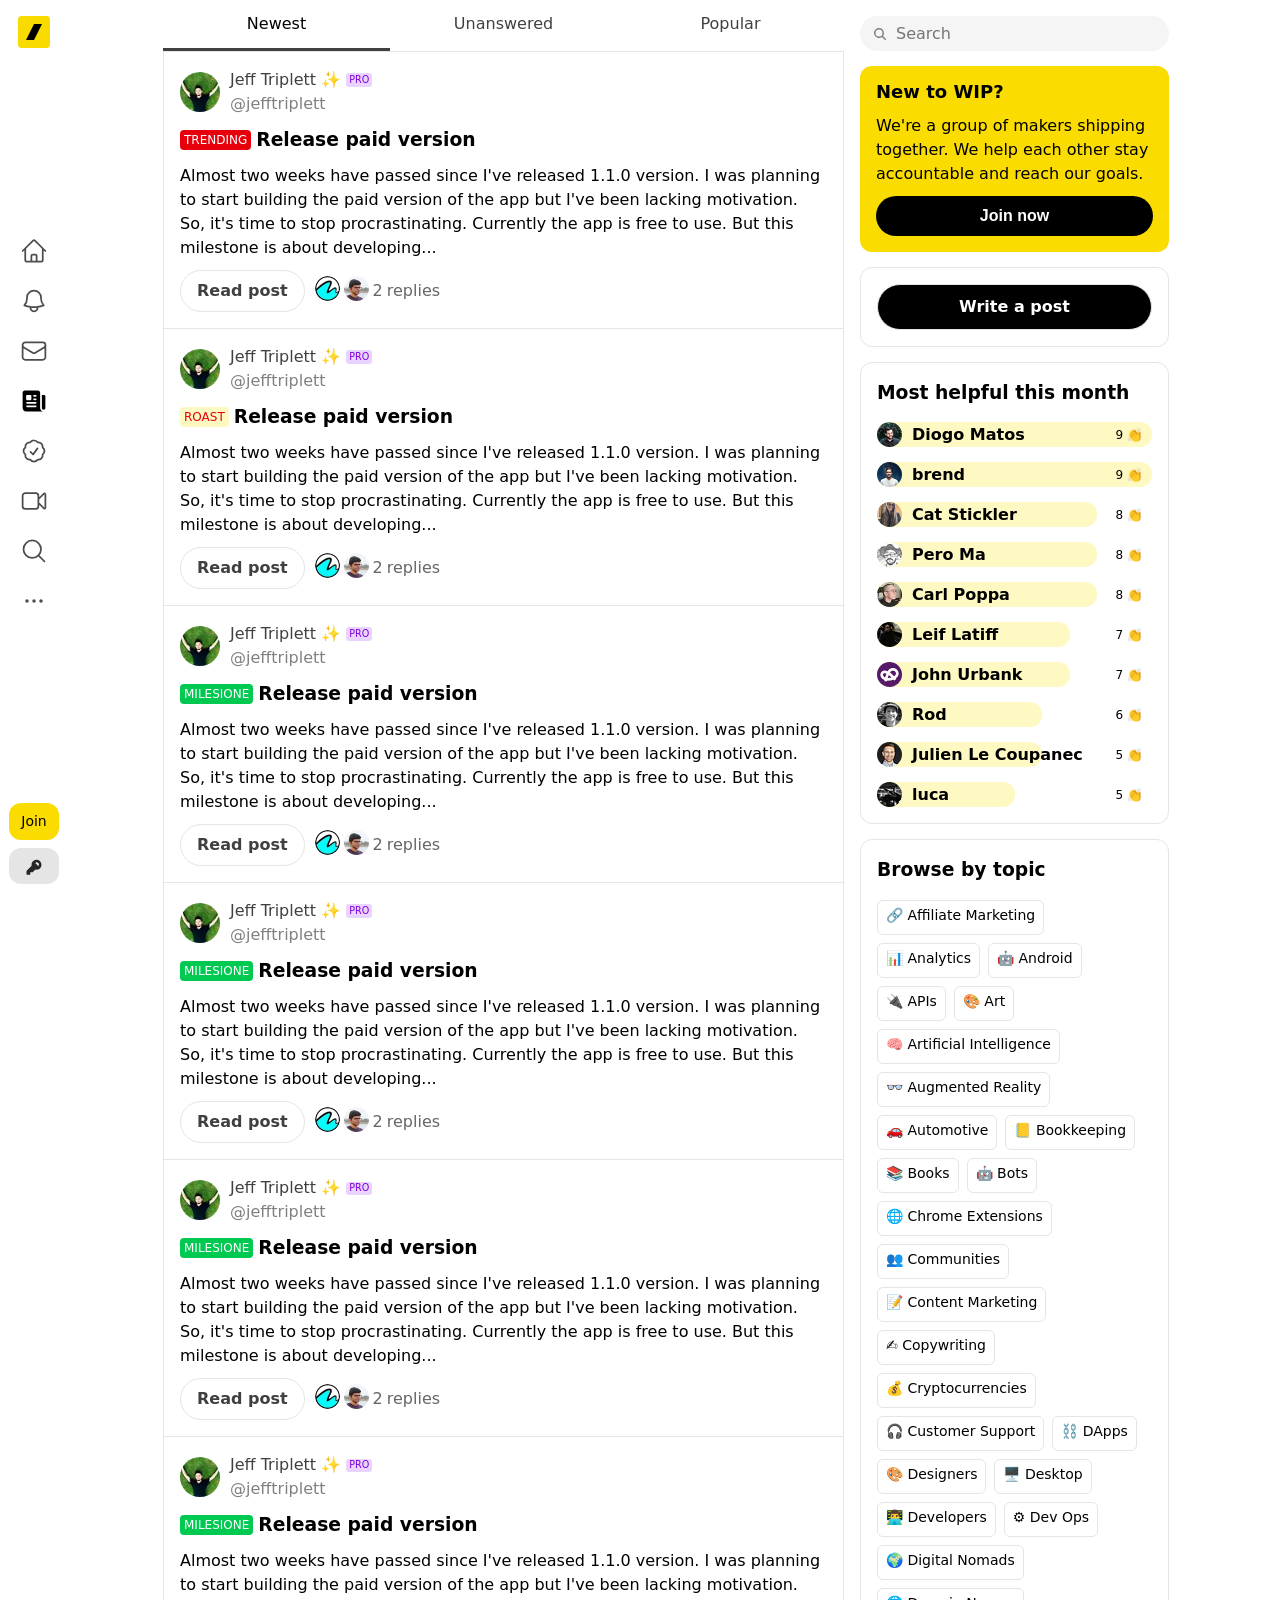
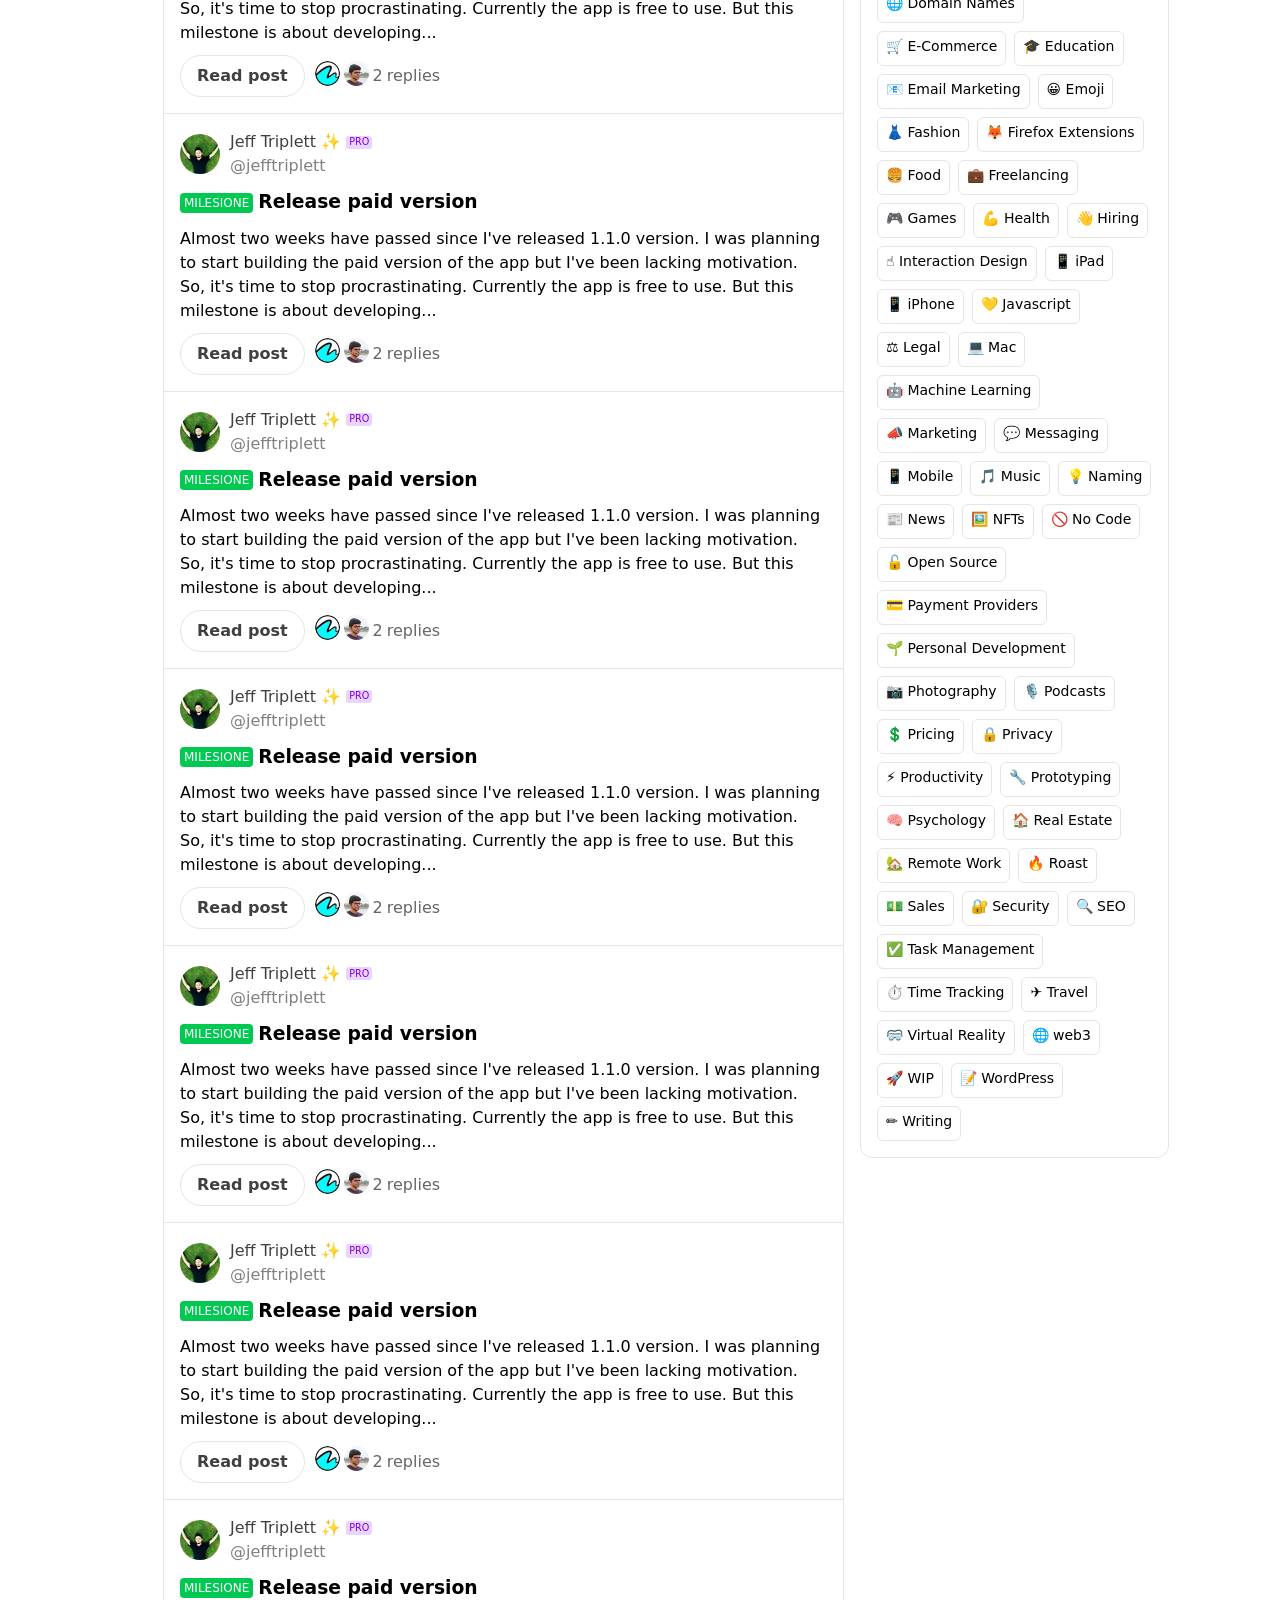
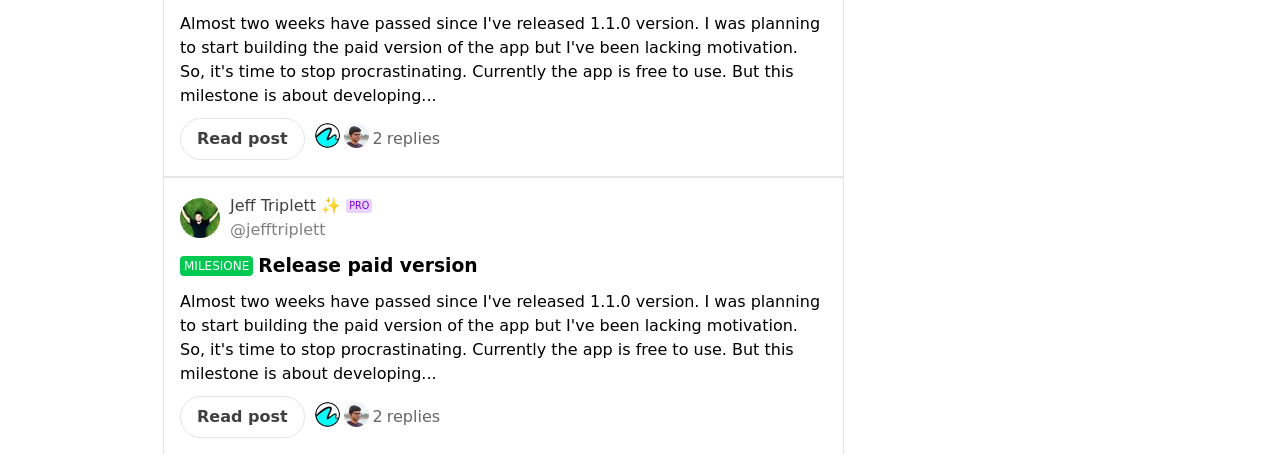
<file: pages/post.html>
<!DOCTYPE html>
<html lang="en">
<head>
    <meta charset="UTF-8">
    <meta name="viewport" content="width=device-width, initial-scale=1.0">
    <title>post</title>
    <link rel="icon" href="../images/wip-logo.svg">
    <link rel="stylesheet" href="../css/styles.css">
    <link rel="stylesheet" href="../css/post.css">
</head>
<body>
    <div class="main-container">
    <!--side-bar-->
    <div class="sidebar">
        <div class="logo">
           <a href="../index.html"> <img src="../images/wip-logo.svg" alt="Logo"></a>
        </div>
        <div class="side-nav">
            <div class="side-nav-btn">
                <a href="../index.html" class="home hover-btn btn-not-active">
                    <svg xmlns="http://www.w3.org/2000/svg" fill="none" viewBox="0 0 24 24" stroke-width="1.5" stroke="currentColor" aria-hidden="true" data-slot="icon">
                        <path stroke-linecap="round" stroke-linejoin="round" d="M2.25 12L11.2045 3.04549C11.6438 2.60615 12.3562 2.60615 12.7955 3.04549L21.75 12M4.5 9.75V19.875C4.5 20.4963 5.00368 21 5.625 21H9.75V16.125C9.75 15.5037 10.2537 15 10.875 15H13.125C13.7463 15 14.25 15.5037 14.25 16.125V21H18.375C18.9963 21 19.5 20.4963 19.5 19.875V9.75M8.25 21H16.5"></path>
                    </svg>
                </a>
                <a href="login.html" class="notifications hover-btn btn-not-active">
                    <svg xmlns="http://www.w3.org/2000/svg" fill="none" viewBox="0 0 24 24" stroke-width="1.5" stroke="currentColor" aria-hidden="true" data-slot="icon" class="size-7 group-data-current-page:hidden">
                        <path stroke-linecap="round" stroke-linejoin="round" d="M14.857 17.082a23.848 23.848 0 0 0 5.454-1.31A8.967 8.967 0 0 1 18 9.75V9A6 6 0 0 0 6 9v.75a8.967 8.967 0 0 1-2.312 6.022c1.733.64 3.56 1.085 5.455 1.31m5.714 0a24.255 24.255 0 0 1-5.714 0m5.714 0a3 3 0 1 1-5.714 0"></path>
                    </svg>
                </a>
                <a href="login.html" class="email hover-btn btn-not-active">
                    <svg xmlns="http://www.w3.org/2000/svg" fill="none" viewBox="0 0 24 24" stroke-width="1.5" stroke="currentColor" aria-hidden="true" data-slot="icon">
                        <path stroke-linecap="round" stroke-linejoin="round" d="M21.75 6.75v10.5a2.25 2.25 0 0 1-2.25 2.25h-15a2.25 2.25 0 0 1-2.25-2.25V6.75m19.5 0A2.25 2.25 0 0 0 19.5 4.5h-15a2.25 2.25 0 0 0-2.25 2.25m19.5 0v.243a2.25 2.25 0 0 1-1.07 1.916l-7.5 4.615a2.25 2.25 0 0 1-2.36 0L3.32 8.91a2.25 2.25 0 0 1-1.07-1.916V6.75"></path>
                    </svg>
                </a>
                <a href="post.html" class="posts hover-btn btn-active">
                    <svg xmlns="http://www.w3.org/2000/svg" viewBox="0 0 24 24" fill="currentColor" aria-hidden="true" data-slot="icon">
                        <path fill-rule="evenodd" clip-rule="evenodd" d="M4.125 3C3.08947 3 2.25 3.83947 2.25 4.875V18C2.25 19.6569 3.59315 21 5.25 21H20.25C18.5931 21 17.25 19.6569 17.25 18V4.875C17.25 3.83947 16.4105 3 15.375 3H4.125ZM12 9.75C11.5858 9.75 11.25 10.0858 11.25 10.5C11.25 10.9142 11.5858 11.25 12 11.25H13.5C13.9142 11.25 14.25 10.9142 14.25 10.5C14.25 10.0858 13.9142 9.75 13.5 9.75H12ZM11.25 7.5C11.25 7.08579 11.5858 6.75 12 6.75H13.5C13.9142 6.75 14.25 7.08579 14.25 7.5C14.25 7.91421 13.9142 8.25 13.5 8.25H12C11.5858 8.25 11.25 7.91421 11.25 7.5ZM6 12.75C5.58579 12.75 5.25 13.0858 5.25 13.5C5.25 13.9142 5.58579 14.25 6 14.25H13.5C13.9142 14.25 14.25 13.9142 14.25 13.5C14.25 13.0858 13.9142 12.75 13.5 12.75H6ZM5.25 16.5C5.25 16.0858 5.58579 15.75 6 15.75H13.5C13.9142 15.75 14.25 16.0858 14.25 16.5C14.25 16.9142 13.9142 17.25 13.5 17.25H6C5.58579 17.25 5.25 16.9142 5.25 16.5ZM6 6.75C5.58579 6.75 5.25 7.08579 5.25 7.5V10.5C5.25 10.9142 5.58579 11.25 6 11.25H9C9.41421 11.25 9.75 10.9142 9.75 10.5V7.5C9.75 7.08579 9.41421 6.75 9 6.75H6Z" ></path>
                        <path d="M18.75 6.75H20.625C21.2463 6.75 21.75 7.25368 21.75 7.875V18C21.75 18.8284 21.0784 19.5 20.25 19.5C19.4216 19.5 18.75 18.8284 18.75 18V6.75Z"></path>
                    </svg>
                </a>
                <a href="pro.html" class="pro hover-btn btn-not-active">
                    <svg xmlns="http://www.w3.org/2000/svg" fill="none" viewBox="0 0 24 24" stroke-width="1.5" stroke="currentColor" aria-hidden="true" data-slot="icon">
                        <path stroke-linecap="round" stroke-linejoin="round" d="M9 12.75 11.25 15 15 9.75M21 12c0 1.268-.63 2.39-1.593 3.068a3.745 3.745 0 0 1-1.043 3.296 3.745 3.745 0 0 1-3.296 1.043A3.745 3.745 0 0 1 12 21c-1.268 0-2.39-.63-3.068-1.593a3.746 3.746 0 0 1-3.296-1.043 3.745 3.745 0 0 1-1.043-3.296A3.745 3.745 0 0 1 3 12c0-1.268.63-2.39 1.593-3.068a3.745 3.745 0 0 1 1.043-3.296 3.746 3.746 0 0 1 3.296-1.043A3.746 3.746 0 0 1 12 3c1.268 0 2.39.63 3.068 1.593a3.746 3.746 0 0 1 3.296 1.043 3.746 3.746 0 0 1 1.043 3.296A3.745 3.745 0 0 1 21 12Z"></path>
                    </svg>
                </a>
                <a href="login.html" class="video hover-btn btn-not-active">
                    <svg xmlns="http://www.w3.org/2000/svg" fill="none" viewBox="0 0 24 24" stroke-width="1.5" stroke="currentColor" aria-hidden="true" data-slot="icon">
                        <path stroke-linecap="round" stroke-linejoin="round" d="m15.75 10.5 4.72-4.72a.75.75 0 0 1 1.28.53v11.38a.75.75 0 0 1-1.28.53l-4.72-4.72M4.5 18.75h9a2.25 2.25 0 0 0 2.25-2.25v-9a2.25 2.25 0 0 0-2.25-2.25h-9A2.25 2.25 0 0 0 2.25 7.5v9a2.25 2.25 0 0 0 2.25 2.25Z"></path>
                    </svg>
                </a>
                <a href="search.html" class="search hover-btn btn-not-active">
                    <svg xmlns="http://www.w3.org/2000/svg" fill="none" viewBox="0 0 24 24" stroke-width="1.5" stroke="currentColor" aria-hidden="true" data-slot="icon">
                        <path stroke-linecap="round" stroke-linejoin="round" d="m21 21-5.197-5.197m0 0A7.5 7.5 0 1 0 5.196 5.196a7.5 7.5 0 0 0 10.607 10.607Z"></path>
                    </svg>
                </a>
                <a href="more.html" class="three-do hover-btn btn-not-active">
                    <svg xmlns="http://www.w3.org/2000/svg" fill="none" viewBox="0 0 24 24" stroke-width="1.5" stroke="currentColor" aria-hidden="true" data-slot="icon">
                        <path stroke-linecap="round" stroke-linejoin="round" d="M6.75 12a.75.75 0 1 1-1.5 0 .75.75 0 0 1 1.5 0ZM12.75 12a.75.75 0 1 1-1.5 0 .75.75 0 0 1 1.5 0ZM18.75 12a.75.75 0 1 1-1.5 0 .75.75 0 0 1 1.5 0Z"></path>
                    </svg>
                </a>
            </div>
        </div>
        <div class="join-member">
            <a href="join.html" class="join">Join</a>
            <a href="login.html" class="acces-key">
                <svg xmlns="http://www.w3.org/2000/svg" viewBox="0 0 16 14" fill="currentColor" aria-hidden="true" data-slot="icon" class="size-7 group-data-current-page:hidden">
                    <path fill-rule="evenodd" d="M14 6a4 4 0 0 1-4.899 3.899l-1.955 1.955a.5.5 0 0 1-.353.146H5v1.5a.5.5 0 0 1-.5.5h-2a.5.5 0 0 1-.5-.5v-2.293a.5.5 0 0 1 .146-.353l3.955-3.955A4 4 0 1 1 14 6Zm-4-2a.75.75 0 0 0 0 1.5.5.5 0 0 1 .5.5.75.75 0 0 0 1.5 0 2 2 0 0 0-2-2Z" clip-rule="evenodd"></path>
                </svg>
            </a>
        </div>
    </div>
      <!--//side-bar-->
      <!--main-->
      <div class="main">
        <!--post-contents-->
        <div class="post-contents">
            <div class="post-contents-switch-bar">
                <div class="post-contents-switch-bar-btn">
                    <a href="post.html" class="active-tap">Newest</a>
                    <a href="unanswered.html" class="not-active active-tap">Unanswered</a>
                    <a href="popular.html" class="not-active active-tap">Popular</a>
                </div>
            </div>
    <!-- post-1 -->
    <div class="post btn-primary hover-btn">
        <!-- post-header -->
        <div class="post-header">
            <!-- profile-content -->
            <div class="profile-content">
            <div class="profil">
                <img src="../images/AndreyAzimov-50.png" alt="Logo">
            </div>
            <!-- pf-hover -->
            <div class="pf-hover">
                <div class="pf-hover-header">   
                    <img src="../images/augis-50.png" alt="profile">
                    <div class="follow-btn">
                        Follow
                    </div>
                </div>  
                <div class="pf-hover-name">
                    <div class="name">
                      <span class="text-underline">Jeff Triplett ✨</span> <span class="pro-lable">PRO</span>
                    </div>
                    <div class="text-underline">
                        @jefftriplett
                    </div>
                </div>
                <div class="pf-hover-body">
                    Jailbreaking life one step at a time dainelhemmati.com <span> <a href="#">BTC is a money laundering</a></span>
                </div>
            </div>
            <!-- //pf-hover -->
            <!-- name-bio -->
            <div class="name-bio">
                <div class="name">
                    Jeff Triplett ✨ <span class="pro-lable">PRO</span>
                </div>
                <div class="bio">
                    @jefftriplett
                </div>
            </div>
            <!-- //name-bio -->
            </div>
            <!-- //profile-content -->
             <!-- three-dot-post -->
             <div class="three-dot-post"><svg xmlns="http://www.w3.org/2000/svg" viewBox="0 0 16 16" fill="currentColor" aria-hidden="true" data-slot="icon" width="16" height="16">
  <path d="M2 8a1.5 1.5 0 1 1 3 0 1.5 1.5 0 0 1-3 0ZM6.5 8a1.5 1.5 0 1 1 3 0 1.5 1.5 0 0 1-3 0ZM12.5 6.5a1.5 1.5 0 1 0 0 3 1.5 1.5 0 0 0 0-3Z"></path>
</svg>
<!-- three-dot-click -->
<div class="three-dot-click">
    <div class="mute hover-btn">
        <svg xmlns="http://www.w3.org/2000/svg" viewBox="0 0 16 16" fill="currentColor" aria-hidden="true" data-slot="icon" class="w-4 h-4">
  <path d="M7.557 2.066A.75.75 0 0 1 8 2.75v10.5a.75.75 0 0 1-1.248.56L3.59 11H2a1 1 0 0 1-1-1V6a1 1 0 0 1 1-1h1.59l3.162-2.81a.75.75 0 0 1 .805-.124ZM12.95 3.05a.75.75 0 1 0-1.06 1.06 5.5 5.5 0 0 1 0 7.78.75.75 0 1 0 1.06 1.06 7 7 0 0 0 0-9.9Z"></path>
  <path d="M10.828 5.172a.75.75 0 1 0-1.06 1.06 2.5 2.5 0 0 1 0 3.536.75.75 0 1 0 1.06 1.06 4 4 0 0 0 0-5.656Z"></path>
</svg>
    Mute <span class="pro-lable">PRO</span>
    </div>
    <div class="smiliar-tool hover-btn">
       <svg xmlns="http://www.w3.org/2000/svg" viewBox="0 0 16 16" fill="currentColor" aria-hidden="true" data-slot="icon" class="size-4">
  <path fill-rule="evenodd" d="M5 4a.75.75 0 0 1 .738.616l.252 1.388A1.25 1.25 0 0 0 6.996 7.01l1.388.252a.75.75 0 0 1 0 1.476l-1.388.252A1.25 1.25 0 0 0 5.99 9.996l-.252 1.388a.75.75 0 0 1-1.476 0L4.01 9.996A1.25 1.25 0 0 0 3.004 8.99l-1.388-.252a.75.75 0 0 1 0-1.476l1.388-.252A1.25 1.25 0 0 0 4.01 6.004l.252-1.388A.75.75 0 0 1 5 4ZM12 1a.75.75 0 0 1 .721.544l.195.682c.118.415.443.74.858.858l.682.195a.75.75 0 0 1 0 1.442l-.682.195a1.25 1.25 0 0 0-.858.858l-.195.682a.75.75 0 0 1-1.442 0l-.195-.682a1.25 1.25 0 0 0-.858-.858l-.682-.195a.75.75 0 0 1 0-1.442l.682-.195a1.25 1.25 0 0 0 .858-.858l.195-.682A.75.75 0 0 1 12 1ZM10 11a.75.75 0 0 1 .728.568.968.968 0 0 0 .704.704.75.75 0 0 1 0 1.456.968.968 0 0 0-.704.704.75.75 0 0 1-1.456 0 .968.968 0 0 0-.704-.704.75.75 0 0 1 0-1.456.968.968 0 0 0 .704-.704A.75.75 0 0 1 10 11Z" clip-rule="evenodd"></path>
</svg>
    Similar Tool
    </div>
    <div class="share hover-btn">
        <svg xmlns="http://www.w3.org/2000/svg" viewBox="0 0 16 16" fill="currentColor" aria-hidden="true" data-slot="icon" class="size-4">
  <path d="M12 6a2 2 0 1 0-1.994-1.842L5.323 6.5a2 2 0 1 0 0 3l4.683 2.342a2 2 0 1 0 .67-1.342L5.995 8.158a2.03 2.03 0 0 0 0-.316L10.677 5.5c.353.311.816.5 1.323.5Z"></path>
</svg>
Share
    </div>
    <div class="report hover-btn">
        <svg xmlns="http://www.w3.org/2000/svg" viewBox="0 0 16 16" fill="currentColor" aria-hidden="true" data-slot="icon" class="w-4 h-4">
  <path d="M2.75 2a.75.75 0 0 0-.75.75v10.5a.75.75 0 0 0 1.5 0v-2.624l.33-.083A6.044 6.044 0 0 1 8 11c1.29.645 2.77.807 4.17.457l1.48-.37a.462.462 0 0 0 .35-.448V3.56a.438.438 0 0 0-.544-.425l-1.287.322C10.77 3.808 9.291 3.646 8 3a6.045 6.045 0 0 0-4.17-.457l-.34.085A.75.75 0 0 0 2.75 2Z"></path>
</svg>
Report
    </div>
</div>
<!-- //three-dot-click -->
</div>
<!-- //three-dot-post -->
        </div>
        <!-- //post-header -->
        <!-- post-body -->
        <div class="post-body">
            <!-- post-text -->
            <div class="post-text">
                <div class="post-lable red">
                    <p>TRENDING</p>
                    <h3>Release paid version</h3>
                </div>
                <div class="post-desc">
                    <p>Almost two weeks have passed since I've released 1.1.0 version. I was planning to start building the paid version of the app but I've been lacking motivation. So, it's time to  stop procrastinating. Currently the app is free to use. But this milestone is about developing...</p>
                </div>
            </div>
            <!-- //post-text -->
        </div>
        <!-- //post-body -->
        <!-- post-footer -->
        <div class="post-footer">
            <!-- post-btns -->
            <div class="post-btns">
                <div class="read-post">
                    Read post
                </div>
                <div class="replies">
                    <div class="reply-user">
                        <img class="profil" src="../images/villasmediterranean-50.png" alt="profile">
                        <!-- pf-hover -->
                        <div class="pf-hover">
                            <div class="pf-hover-header">
                                <img src="../images/villasmediterranean-50.png" alt="profile">
                                <div class="follow-btn">Follow</div>
                            </div>
                            <div class="pf-hover-name">
                                <div class="name">
                                    <span class="text-underline">Villas Mediterranean</span>
                                </div>
                                <div class="text-underline">@villasmediterranean</div>
                            </div>
                            <div class="pf-hover-body">
                                Building beautiful villas
                            </div>
                        </div>
                        <!-- //pf-hover -->
                    </div>
                    <div class="reply-user">
                        <img class="profil" src="../images/ashiknesin-50.png" alt="profile">
                        <!-- pf-hover -->
                        <div class="pf-hover">
                            <div class="pf-hover-header">
                                <img src="../images/ashiknesin-50.png" alt="profile">
                                <div class="follow-btn">Follow</div>
                            </div>
                            <div class="pf-hover-name">
                                <div class="name">
                                    <span class="text-underline">Ashik Nesin</span>
                                </div>
                                <div class="text-underline">@ashiknesin</div>
                            </div>
                            <div class="pf-hover-body">
                                Building cool stuff
                            </div>
                        </div>
                        <!-- //pf-hover -->
                    </div>
                    <span class="replies-num">2 <span>replies</span></span>
                </div>
            </div>
            <!-- //post-btns -->
        </div>
        <!-- //post-footer -->
</div>
<!-- //post-1 -->
    <!-- post-2 -->
    <div class="post btn-primary hover-btn">
        <!-- post-header -->
        <div class="post-header">
            <!-- profile-content -->
            <div class="profile-content">
            <div class="profil">
                <img src="../images/AndreyAzimov-50.png" alt="Logo">
            </div>
            <!-- pf-hover -->
            <div class="pf-hover">
                <div class="pf-hover-header">   
                    <img src="../images/augis-50.png" alt="profile">
                    <div class="follow-btn">
                        Follow
                    </div>
                </div>  
                <div class="pf-hover-name">
                    <div class="name">
                      <span class="text-underline">Jeff Triplett ✨</span> <span class="pro-lable">PRO</span>
                    </div>
                    <div class="text-underline">
                        @jefftriplett
                    </div>
                </div>
                <div class="pf-hover-body">
                    Jailbreaking life one step at a time dainelhemmati.com <span> <a href="#">BTC is a money laundering</a></span>
                </div>
            </div>
            <!-- //pf-hover -->
            <!-- name-bio -->
            <div class="name-bio">
                <div class="name">
                    Jeff Triplett ✨ <span class="pro-lable">PRO</span>
                </div>
                <div class="bio">
                    @jefftriplett
                </div>
            </div>
            <!-- //name-bio -->
            </div>
            <!-- //profile-content -->
             <!-- three-dot-post -->
             <div class="three-dot-post"><svg xmlns="http://www.w3.org/2000/svg" viewBox="0 0 16 16" fill="currentColor" aria-hidden="true" data-slot="icon" width="16" height="16">
  <path d="M2 8a1.5 1.5 0 1 1 3 0 1.5 1.5 0 0 1-3 0ZM6.5 8a1.5 1.5 0 1 1 3 0 1.5 1.5 0 0 1-3 0ZM12.5 6.5a1.5 1.5 0 1 0 0 3 1.5 1.5 0 0 0 0-3Z"></path>
</svg>
<!-- three-dot-click -->
<div class="three-dot-click">
    <div class="mute hover-btn">
        <svg xmlns="http://www.w3.org/2000/svg" viewBox="0 0 16 16" fill="currentColor" aria-hidden="true" data-slot="icon" class="w-4 h-4">
  <path d="M7.557 2.066A.75.75 0 0 1 8 2.75v10.5a.75.75 0 0 1-1.248.56L3.59 11H2a1 1 0 0 1-1-1V6a1 1 0 0 1 1-1h1.59l3.162-2.81a.75.75 0 0 1 .805-.124ZM12.95 3.05a.75.75 0 1 0-1.06 1.06 5.5 5.5 0 0 1 0 7.78.75.75 0 1 0 1.06 1.06 7 7 0 0 0 0-9.9Z"></path>
  <path d="M10.828 5.172a.75.75 0 1 0-1.06 1.06 2.5 2.5 0 0 1 0 3.536.75.75 0 1 0 1.06 1.06 4 4 0 0 0 0-5.656Z"></path>
</svg>
    Mute <span class="pro-lable">PRO</span>
    </div>
    <div class="smiliar-tool hover-btn">
       <svg xmlns="http://www.w3.org/2000/svg" viewBox="0 0 16 16" fill="currentColor" aria-hidden="true" data-slot="icon" class="size-4">
  <path fill-rule="evenodd" d="M5 4a.75.75 0 0 1 .738.616l.252 1.388A1.25 1.25 0 0 0 6.996 7.01l1.388.252a.75.75 0 0 1 0 1.476l-1.388.252A1.25 1.25 0 0 0 5.99 9.996l-.252 1.388a.75.75 0 0 1-1.476 0L4.01 9.996A1.25 1.25 0 0 0 3.004 8.99l-1.388-.252a.75.75 0 0 1 0-1.476l1.388-.252A1.25 1.25 0 0 0 4.01 6.004l.252-1.388A.75.75 0 0 1 5 4ZM12 1a.75.75 0 0 1 .721.544l.195.682c.118.415.443.74.858.858l.682.195a.75.75 0 0 1 0 1.442l-.682.195a1.25 1.25 0 0 0-.858.858l-.195.682a.75.75 0 0 1-1.442 0l-.195-.682a1.25 1.25 0 0 0-.858-.858l-.682-.195a.75.75 0 0 1 0-1.442l.682-.195a1.25 1.25 0 0 0 .858-.858l.195-.682A.75.75 0 0 1 12 1ZM10 11a.75.75 0 0 1 .728.568.968.968 0 0 0 .704.704.75.75 0 0 1 0 1.456.968.968 0 0 0-.704.704.75.75 0 0 1-1.456 0 .968.968 0 0 0-.704-.704.75.75 0 0 1 0-1.456.968.968 0 0 0 .704-.704A.75.75 0 0 1 10 11Z" clip-rule="evenodd"></path>
</svg>
    Similar Tool
    </div>
    <div class="share hover-btn">
        <svg xmlns="http://www.w3.org/2000/svg" viewBox="0 0 16 16" fill="currentColor" aria-hidden="true" data-slot="icon" class="size-4">
  <path d="M12 6a2 2 0 1 0-1.994-1.842L5.323 6.5a2 2 0 1 0 0 3l4.683 2.342a2 2 0 1 0 .67-1.342L5.995 8.158a2.03 2.03 0 0 0 0-.316L10.677 5.5c.353.311.816.5 1.323.5Z"></path>
</svg>
Share
    </div>
    <div class="report hover-btn">
        <svg xmlns="http://www.w3.org/2000/svg" viewBox="0 0 16 16" fill="currentColor" aria-hidden="true" data-slot="icon" class="w-4 h-4">
  <path d="M2.75 2a.75.75 0 0 0-.75.75v10.5a.75.75 0 0 0 1.5 0v-2.624l.33-.083A6.044 6.044 0 0 1 8 11c1.29.645 2.77.807 4.17.457l1.48-.37a.462.462 0 0 0 .35-.448V3.56a.438.438 0 0 0-.544-.425l-1.287.322C10.77 3.808 9.291 3.646 8 3a6.045 6.045 0 0 0-4.17-.457l-.34.085A.75.75 0 0 0 2.75 2Z"></path>
</svg>
Report
    </div>
</div>
<!-- //three-dot-click -->
</div>
<!-- //three-dot-post -->
        </div>
        <!-- //post-header -->
        <!-- post-body -->
        <div class="post-body">
            <!-- post-text -->
            <div class="post-text">
                <div class="post-lable roast">
                    <p>ROAST</p>
                    <h3>Release paid version</h3>
                </div>
                <div class="post-desc">
                    <p>Almost two weeks have passed since I've released 1.1.0 version. I was planning to start building the paid version of the app but I've been lacking motivation. So, it's time to  stop procrastinating. Currently the app is free to use. But this milestone is about developing...</p>
                </div>
            </div>
            <!-- //post-text -->
        </div>
        <!-- //post-body -->
         <!-- post-footer -->
         <div class="post-footer">
            <!-- post-btns -->
            <div class="post-btns">
                <div class="read-post">
                    Read post
                </div>
                <div class="replies">
                    <div class="reply-user">
                        <img class="profil" src="../images/villasmediterranean-50.png" alt="profile">
                        <!-- pf-hover -->
                        <div class="pf-hover">
                            <div class="pf-hover-header">
                                <img src="../images/villasmediterranean-50.png" alt="profile">
                                <div class="follow-btn">Follow</div>
                            </div>
                            <div class="pf-hover-name">
                                <div class="name">
                                    <span class="text-underline">Villas Mediterranean</span>
                                </div>
                                <div class="text-underline">@villasmediterranean</div>
                            </div>
                            <div class="pf-hover-body">
                                Building beautiful villas
                            </div>
                        </div>
                        <!-- //pf-hover -->
                    </div>
                    <div class="reply-user">
                        <img class="profil" src="../images/ashiknesin-50.png" alt="profile">
                        <!-- pf-hover -->
                        <div class="pf-hover">
                            <div class="pf-hover-header">
                                <img src="../images/ashiknesin-50.png" alt="profile">
                                <div class="follow-btn">Follow</div>
                            </div>
                            <div class="pf-hover-name">
                                <div class="name">
                                    <span class="text-underline">Ashik Nesin</span>
                                </div>
                                <div class="text-underline">@ashiknesin</div>
                            </div>
                            <div class="pf-hover-body">
                                Building cool stuff
                            </div>
                        </div>
                        <!-- //pf-hover -->
                    </div>
                    <span class="replies-num">2 <span>replies</span></span>
                </div>
            </div>
            <!-- //post-btns -->
        </div>
        <!-- //post-footer -->
</div>
<!-- //post-2 -->
    <!-- post-3 -->
    <div class="post btn-primary hover-btn">
        <!-- post-header -->
        <div class="post-header">
            <!-- profile-content -->
            <div class="profile-content">
            <div class="profil">
                <img src="../images/AndreyAzimov-50.png" alt="Logo">
            </div>
            <!-- pf-hover -->
            <div class="pf-hover">
                <div class="pf-hover-header">   
                    <img src="../images/augis-50.png" alt="profile">
                    <div class="follow-btn">
                        Follow
                    </div>
                </div>  
                <div class="pf-hover-name">
                    <div class="name">
                      <span class="text-underline">Jeff Triplett ✨</span> <span class="pro-lable">PRO</span>
                    </div>
                    <div class="text-underline">
                        @jefftriplett
                    </div>
                </div>
                <div class="pf-hover-body">
                    Jailbreaking life one step at a time dainelhemmati.com <span> <a href="#">BTC is a money laundering</a></span>
                </div>
            </div>
            <!-- //pf-hover -->
            <!-- name-bio -->
            <div class="name-bio">
                <div class="name">
                    Jeff Triplett ✨ <span class="pro-lable">PRO</span>
                </div>
                <div class="bio">
                    @jefftriplett
                </div>
            </div>
            <!-- //name-bio -->
            </div>
            <!-- //profile-content -->
             <!-- three-dot-post -->
             <div class="three-dot-post"><svg xmlns="http://www.w3.org/2000/svg" viewBox="0 0 16 16" fill="currentColor" aria-hidden="true" data-slot="icon" width="16" height="16">
  <path d="M2 8a1.5 1.5 0 1 1 3 0 1.5 1.5 0 0 1-3 0ZM6.5 8a1.5 1.5 0 1 1 3 0 1.5 1.5 0 0 1-3 0ZM12.5 6.5a1.5 1.5 0 1 0 0 3 1.5 1.5 0 0 0 0-3Z"></path>
</svg>
<!-- three-dot-click -->
<div class="three-dot-click">
    <div class="mute hover-btn">
        <svg xmlns="http://www.w3.org/2000/svg" viewBox="0 0 16 16" fill="currentColor" aria-hidden="true" data-slot="icon" class="w-4 h-4">
  <path d="M7.557 2.066A.75.75 0 0 1 8 2.75v10.5a.75.75 0 0 1-1.248.56L3.59 11H2a1 1 0 0 1-1-1V6a1 1 0 0 1 1-1h1.59l3.162-2.81a.75.75 0 0 1 .805-.124ZM12.95 3.05a.75.75 0 1 0-1.06 1.06 5.5 5.5 0 0 1 0 7.78.75.75 0 1 0 1.06 1.06 7 7 0 0 0 0-9.9Z"></path>
  <path d="M10.828 5.172a.75.75 0 1 0-1.06 1.06 2.5 2.5 0 0 1 0 3.536.75.75 0 1 0 1.06 1.06 4 4 0 0 0 0-5.656Z"></path>
</svg>
    Mute <span class="pro-lable">PRO</span>
    </div>
    <div class="smiliar-tool hover-btn">
       <svg xmlns="http://www.w3.org/2000/svg" viewBox="0 0 16 16" fill="currentColor" aria-hidden="true" data-slot="icon" class="size-4">
  <path fill-rule="evenodd" d="M5 4a.75.75 0 0 1 .738.616l.252 1.388A1.25 1.25 0 0 0 6.996 7.01l1.388.252a.75.75 0 0 1 0 1.476l-1.388.252A1.25 1.25 0 0 0 5.99 9.996l-.252 1.388a.75.75 0 0 1-1.476 0L4.01 9.996A1.25 1.25 0 0 0 3.004 8.99l-1.388-.252a.75.75 0 0 1 0-1.476l1.388-.252A1.25 1.25 0 0 0 4.01 6.004l.252-1.388A.75.75 0 0 1 5 4ZM12 1a.75.75 0 0 1 .721.544l.195.682c.118.415.443.74.858.858l.682.195a.75.75 0 0 1 0 1.442l-.682.195a1.25 1.25 0 0 0-.858.858l-.195.682a.75.75 0 0 1-1.442 0l-.195-.682a1.25 1.25 0 0 0-.858-.858l-.682-.195a.75.75 0 0 1 0-1.442l.682-.195a1.25 1.25 0 0 0 .858-.858l.195-.682A.75.75 0 0 1 12 1ZM10 11a.75.75 0 0 1 .728.568.968.968 0 0 0 .704.704.75.75 0 0 1 0 1.456.968.968 0 0 0-.704.704.75.75 0 0 1-1.456 0 .968.968 0 0 0-.704-.704.75.75 0 0 1 0-1.456.968.968 0 0 0 .704-.704A.75.75 0 0 1 10 11Z" clip-rule="evenodd"></path>
</svg>
    Similar Tool
    </div>
    <div class="share hover-btn">
        <svg xmlns="http://www.w3.org/2000/svg" viewBox="0 0 16 16" fill="currentColor" aria-hidden="true" data-slot="icon" class="size-4">
  <path d="M12 6a2 2 0 1 0-1.994-1.842L5.323 6.5a2 2 0 1 0 0 3l4.683 2.342a2 2 0 1 0 .67-1.342L5.995 8.158a2.03 2.03 0 0 0 0-.316L10.677 5.5c.353.311.816.5 1.323.5Z"></path>
</svg>
Share
    </div>
    <div class="report hover-btn">
        <svg xmlns="http://www.w3.org/2000/svg" viewBox="0 0 16 16" fill="currentColor" aria-hidden="true" data-slot="icon" class="w-4 h-4">
  <path d="M2.75 2a.75.75 0 0 0-.75.75v10.5a.75.75 0 0 0 1.5 0v-2.624l.33-.083A6.044 6.044 0 0 1 8 11c1.29.645 2.77.807 4.17.457l1.48-.37a.462.462 0 0 0 .35-.448V3.56a.438.438 0 0 0-.544-.425l-1.287.322C10.77 3.808 9.291 3.646 8 3a6.045 6.045 0 0 0-4.17-.457l-.34.085A.75.75 0 0 0 2.75 2Z"></path>
</svg>
Report
    </div>
</div>
<!-- //three-dot-click -->
</div>
<!-- //three-dot-post -->
        </div>
        <!-- //post-header -->
        <!-- post-body -->
        <div class="post-body">
            <!-- post-text -->
            <div class="post-text">
                <div class="post-lable">
                    <p>MILESIONE</p>
                    <h3>Release paid version</h3>
                </div>
                <div class="post-desc">
                    <p>Almost two weeks have passed since I've released 1.1.0 version. I was planning to start building the paid version of the app but I've been lacking motivation. So, it's time to  stop procrastinating. Currently the app is free to use. But this milestone is about developing...</p>
                </div>
            </div>
            <!-- //post-text -->
        </div>
        <!-- //post-body -->
        <!-- post-footer -->
        <div class="post-footer">
            <!-- post-btns -->
            <div class="post-btns">
                <div class="read-post">
                    Read post
                </div>
                <div class="replies">
                    <div class="reply-user">
                        <img class="profil" src="../images/villasmediterranean-50.png" alt="profile">
                        <!-- pf-hover -->
                        <div class="pf-hover">
                            <div class="pf-hover-header">
                                <img src="../images/villasmediterranean-50.png" alt="profile">
                                <div class="follow-btn">Follow</div>
                            </div>
                            <div class="pf-hover-name">
                                <div class="name">
                                    <span class="text-underline">Villas Mediterranean</span>
                                </div>
                                <div class="text-underline">@villasmediterranean</div>
                            </div>
                            <div class="pf-hover-body">
                                Building beautiful villas
                            </div>
                        </div>
                        <!-- //pf-hover -->
                    </div>
                    <div class="reply-user">
                        <img class="profil" src="../images/ashiknesin-50.png" alt="profile">
                        <!-- pf-hover -->
                        <div class="pf-hover">
                            <div class="pf-hover-header">
                                <img src="../images/ashiknesin-50.png" alt="profile">
                                <div class="follow-btn">Follow</div>
                            </div>
                            <div class="pf-hover-name">
                                <div class="name">
                                    <span class="text-underline">Ashik Nesin</span>
                                </div>
                                <div class="text-underline">@ashiknesin</div>
                            </div>
                            <div class="pf-hover-body">
                                Building cool stuff
                            </div>
                        </div>
                        <!-- //pf-hover -->
                    </div>
                    <span class="replies-num">2 <span>replies</span></span>
                </div>
            </div>
            <!-- //post-btns -->
        </div>
        <!-- //post-footer -->
</div>
<!-- //post-3 -->
    <!-- post-4 -->
    <div class="post btn-primary hover-btn">
        <!-- post-header -->
        <div class="post-header">
            <!-- profile-content -->
            <div class="profile-content">
            <div class="profil">
                <img src="../images/AndreyAzimov-50.png" alt="Logo">
            </div>
            <!-- pf-hover -->
            <div class="pf-hover">
                <div class="pf-hover-header">   
                    <img src="../images/augis-50.png" alt="profile">
                    <div class="follow-btn">
                        Follow
                    </div>
                </div>  
                <div class="pf-hover-name">
                    <div class="name">
                      <span class="text-underline">Jeff Triplett ✨</span> <span class="pro-lable">PRO</span>
                    </div>
                    <div class="text-underline">
                        @jefftriplett
                    </div>
                </div>
                <div class="pf-hover-body">
                    Jailbreaking life one step at a time dainelhemmati.com <span> <a href="#">BTC is a money laundering</a></span>
                </div>
            </div>
            <!-- //pf-hover -->
            <!-- name-bio -->
            <div class="name-bio">
                <div class="name">
                    Jeff Triplett ✨ <span class="pro-lable">PRO</span>
                </div>
                <div class="bio">
                    @jefftriplett
                </div>
            </div>
            <!-- //name-bio -->
            </div>
            <!-- //profile-content -->
             <!-- three-dot-post -->
             <div class="three-dot-post"><svg xmlns="http://www.w3.org/2000/svg" viewBox="0 0 16 16" fill="currentColor" aria-hidden="true" data-slot="icon" width="16" height="16">
  <path d="M2 8a1.5 1.5 0 1 1 3 0 1.5 1.5 0 0 1-3 0ZM6.5 8a1.5 1.5 0 1 1 3 0 1.5 1.5 0 0 1-3 0ZM12.5 6.5a1.5 1.5 0 1 0 0 3 1.5 1.5 0 0 0 0-3Z"></path>
</svg>
<!-- three-dot-click -->
<div class="three-dot-click">
    <div class="mute hover-btn">
        <svg xmlns="http://www.w3.org/2000/svg" viewBox="0 0 16 16" fill="currentColor" aria-hidden="true" data-slot="icon" class="w-4 h-4">
  <path d="M7.557 2.066A.75.75 0 0 1 8 2.75v10.5a.75.75 0 0 1-1.248.56L3.59 11H2a1 1 0 0 1-1-1V6a1 1 0 0 1 1-1h1.59l3.162-2.81a.75.75 0 0 1 .805-.124ZM12.95 3.05a.75.75 0 1 0-1.06 1.06 5.5 5.5 0 0 1 0 7.78.75.75 0 1 0 1.06 1.06 7 7 0 0 0 0-9.9Z"></path>
  <path d="M10.828 5.172a.75.75 0 1 0-1.06 1.06 2.5 2.5 0 0 1 0 3.536.75.75 0 1 0 1.06 1.06 4 4 0 0 0 0-5.656Z"></path>
</svg>
    Mute <span class="pro-lable">PRO</span>
    </div>
    <div class="smiliar-tool hover-btn">
       <svg xmlns="http://www.w3.org/2000/svg" viewBox="0 0 16 16" fill="currentColor" aria-hidden="true" data-slot="icon" class="size-4">
  <path fill-rule="evenodd" d="M5 4a.75.75 0 0 1 .738.616l.252 1.388A1.25 1.25 0 0 0 6.996 7.01l1.388.252a.75.75 0 0 1 0 1.476l-1.388.252A1.25 1.25 0 0 0 5.99 9.996l-.252 1.388a.75.75 0 0 1-1.476 0L4.01 9.996A1.25 1.25 0 0 0 3.004 8.99l-1.388-.252a.75.75 0 0 1 0-1.476l1.388-.252A1.25 1.25 0 0 0 4.01 6.004l.252-1.388A.75.75 0 0 1 5 4ZM12 1a.75.75 0 0 1 .721.544l.195.682c.118.415.443.74.858.858l.682.195a.75.75 0 0 1 0 1.442l-.682.195a1.25 1.25 0 0 0-.858.858l-.195.682a.75.75 0 0 1-1.442 0l-.195-.682a1.25 1.25 0 0 0-.858-.858l-.682-.195a.75.75 0 0 1 0-1.442l.682-.195a1.25 1.25 0 0 0 .858-.858l.195-.682A.75.75 0 0 1 12 1ZM10 11a.75.75 0 0 1 .728.568.968.968 0 0 0 .704.704.75.75 0 0 1 0 1.456.968.968 0 0 0-.704.704.75.75 0 0 1-1.456 0 .968.968 0 0 0-.704-.704.75.75 0 0 1 0-1.456.968.968 0 0 0 .704-.704A.75.75 0 0 1 10 11Z" clip-rule="evenodd"></path>
</svg>
    Similar Tool
    </div>
    <div class="share hover-btn">
        <svg xmlns="http://www.w3.org/2000/svg" viewBox="0 0 16 16" fill="currentColor" aria-hidden="true" data-slot="icon" class="size-4">
  <path d="M12 6a2 2 0 1 0-1.994-1.842L5.323 6.5a2 2 0 1 0 0 3l4.683 2.342a2 2 0 1 0 .67-1.342L5.995 8.158a2.03 2.03 0 0 0 0-.316L10.677 5.5c.353.311.816.5 1.323.5Z"></path>
</svg>
Share
    </div>
    <div class="report hover-btn">
        <svg xmlns="http://www.w3.org/2000/svg" viewBox="0 0 16 16" fill="currentColor" aria-hidden="true" data-slot="icon" class="w-4 h-4">
  <path d="M2.75 2a.75.75 0 0 0-.75.75v10.5a.75.75 0 0 0 1.5 0v-2.624l.33-.083A6.044 6.044 0 0 1 8 11c1.29.645 2.77.807 4.17.457l1.48-.37a.462.462 0 0 0 .35-.448V3.56a.438.438 0 0 0-.544-.425l-1.287.322C10.77 3.808 9.291 3.646 8 3a6.045 6.045 0 0 0-4.17-.457l-.34.085A.75.75 0 0 0 2.75 2Z"></path>
</svg>
Report
    </div>
</div>
<!-- //three-dot-click -->
</div>
<!-- //three-dot-post -->
        </div>
        <!-- //post-header -->
        <!-- post-body -->
        <div class="post-body">
            <!-- post-text -->
            <div class="post-text">
                <div class="post-lable">
                    <p>MILESIONE</p>
                    <h3>Release paid version</h3>
                </div>
                <div class="post-desc">
                    <p>Almost two weeks have passed since I've released 1.1.0 version. I was planning to start building the paid version of the app but I've been lacking motivation. So, it's time to  stop procrastinating. Currently the app is free to use. But this milestone is about developing...</p>
                </div>
            </div>
            <!-- //post-text -->
        </div>
        <!-- //post-body -->
         <!-- post-footer -->
         <div class="post-footer">
            <!-- post-btns -->
            <div class="post-btns">
                <div class="read-post">
                    Read post
                </div>
                <div class="replies">
                    <div class="reply-user">
                        <img class="profil" src="../images/villasmediterranean-50.png" alt="profile">
                        <!-- pf-hover -->
                        <div class="pf-hover">
                            <div class="pf-hover-header">
                                <img src="../images/villasmediterranean-50.png" alt="profile">
                                <div class="follow-btn">Follow</div>
                            </div>
                            <div class="pf-hover-name">
                                <div class="name">
                                    <span class="text-underline">Villas Mediterranean</span>
                                </div>
                                <div class="text-underline">@villasmediterranean</div>
                            </div>
                            <div class="pf-hover-body">
                                Building beautiful villas
                            </div>
                        </div>
                        <!-- //pf-hover -->
                    </div>
                    <div class="reply-user">
                        <img class="profil" src="../images/ashiknesin-50.png" alt="profile">
                        <!-- pf-hover -->
                        <div class="pf-hover">
                            <div class="pf-hover-header">
                                <img src="../images/ashiknesin-50.png" alt="profile">
                                <div class="follow-btn">Follow</div>
                            </div>
                            <div class="pf-hover-name">
                                <div class="name">
                                    <span class="text-underline">Ashik Nesin</span>
                                </div>
                                <div class="text-underline">@ashiknesin</div>
                            </div>
                            <div class="pf-hover-body">
                                Building cool stuff
                            </div>
                        </div>
                        <!-- //pf-hover -->
                    </div>
                    <span class="replies-num">2 <span>replies</span></span>
                </div>
            </div>
            <!-- //post-btns -->
        </div>
        <!-- //post-footer -->
</div>
<!-- //post-4 -->
    <!-- post-5 -->
    <div class="post btn-primary hover-btn">
        <!-- post-header -->
        <div class="post-header">
            <!-- profile-content -->
            <div class="profile-content">
            <div class="profil">
                <img src="../images/AndreyAzimov-50.png" alt="Logo">
            </div>
            <!-- pf-hover -->
            <div class="pf-hover">
                <div class="pf-hover-header">   
                    <img src="../images/augis-50.png" alt="profile">
                    <div class="follow-btn">
                        Follow
                    </div>
                </div>  
                <div class="pf-hover-name">
                    <div class="name">
                      <span class="text-underline">Jeff Triplett ✨</span> <span class="pro-lable">PRO</span>
                    </div>
                    <div class="text-underline">
                        @jefftriplett
                    </div>
                </div>
                <div class="pf-hover-body">
                    Jailbreaking life one step at a time dainelhemmati.com <span> <a href="#">BTC is a money laundering</a></span>
                </div>
            </div>
            <!-- //pf-hover -->
            <!-- name-bio -->
            <div class="name-bio">
                <div class="name">
                    Jeff Triplett ✨ <span class="pro-lable">PRO</span>
                </div>
                <div class="bio">
                    @jefftriplett
                </div>
            </div>
            <!-- //name-bio -->
            </div>
            <!-- //profile-content -->
             <!-- three-dot-post -->
             <div class="three-dot-post"><svg xmlns="http://www.w3.org/2000/svg" viewBox="0 0 16 16" fill="currentColor" aria-hidden="true" data-slot="icon" width="16" height="16">
  <path d="M2 8a1.5 1.5 0 1 1 3 0 1.5 1.5 0 0 1-3 0ZM6.5 8a1.5 1.5 0 1 1 3 0 1.5 1.5 0 0 1-3 0ZM12.5 6.5a1.5 1.5 0 1 0 0 3 1.5 1.5 0 0 0 0-3Z"></path>
</svg>
<!-- three-dot-click -->
<div class="three-dot-click">
    <div class="mute hover-btn">
        <svg xmlns="http://www.w3.org/2000/svg" viewBox="0 0 16 16" fill="currentColor" aria-hidden="true" data-slot="icon" class="w-4 h-4">
  <path d="M7.557 2.066A.75.75 0 0 1 8 2.75v10.5a.75.75 0 0 1-1.248.56L3.59 11H2a1 1 0 0 1-1-1V6a1 1 0 0 1 1-1h1.59l3.162-2.81a.75.75 0 0 1 .805-.124ZM12.95 3.05a.75.75 0 1 0-1.06 1.06 5.5 5.5 0 0 1 0 7.78.75.75 0 1 0 1.06 1.06 7 7 0 0 0 0-9.9Z"></path>
  <path d="M10.828 5.172a.75.75 0 1 0-1.06 1.06 2.5 2.5 0 0 1 0 3.536.75.75 0 1 0 1.06 1.06 4 4 0 0 0 0-5.656Z"></path>
</svg>
    Mute <span class="pro-lable">PRO</span>
    </div>
    <div class="smiliar-tool hover-btn">
       <svg xmlns="http://www.w3.org/2000/svg" viewBox="0 0 16 16" fill="currentColor" aria-hidden="true" data-slot="icon" class="size-4">
  <path fill-rule="evenodd" d="M5 4a.75.75 0 0 1 .738.616l.252 1.388A1.25 1.25 0 0 0 6.996 7.01l1.388.252a.75.75 0 0 1 0 1.476l-1.388.252A1.25 1.25 0 0 0 5.99 9.996l-.252 1.388a.75.75 0 0 1-1.476 0L4.01 9.996A1.25 1.25 0 0 0 3.004 8.99l-1.388-.252a.75.75 0 0 1 0-1.476l1.388-.252A1.25 1.25 0 0 0 4.01 6.004l.252-1.388A.75.75 0 0 1 5 4ZM12 1a.75.75 0 0 1 .721.544l.195.682c.118.415.443.74.858.858l.682.195a.75.75 0 0 1 0 1.442l-.682.195a1.25 1.25 0 0 0-.858.858l-.195.682a.75.75 0 0 1-1.442 0l-.195-.682a1.25 1.25 0 0 0-.858-.858l-.682-.195a.75.75 0 0 1 0-1.442l.682-.195a1.25 1.25 0 0 0 .858-.858l.195-.682A.75.75 0 0 1 12 1ZM10 11a.75.75 0 0 1 .728.568.968.968 0 0 0 .704.704.75.75 0 0 1 0 1.456.968.968 0 0 0-.704.704.75.75 0 0 1-1.456 0 .968.968 0 0 0-.704-.704.75.75 0 0 1 0-1.456.968.968 0 0 0 .704-.704A.75.75 0 0 1 10 11Z" clip-rule="evenodd"></path>
</svg>
    Similar Tool
    </div>
    <div class="share hover-btn">
        <svg xmlns="http://www.w3.org/2000/svg" viewBox="0 0 16 16" fill="currentColor" aria-hidden="true" data-slot="icon" class="size-4">
  <path d="M12 6a2 2 0 1 0-1.994-1.842L5.323 6.5a2 2 0 1 0 0 3l4.683 2.342a2 2 0 1 0 .67-1.342L5.995 8.158a2.03 2.03 0 0 0 0-.316L10.677 5.5c.353.311.816.5 1.323.5Z"></path>
</svg>
Share
    </div>
    <div class="report hover-btn">
        <svg xmlns="http://www.w3.org/2000/svg" viewBox="0 0 16 16" fill="currentColor" aria-hidden="true" data-slot="icon" class="w-4 h-4">
  <path d="M2.75 2a.75.75 0 0 0-.75.75v10.5a.75.75 0 0 0 1.5 0v-2.624l.33-.083A6.044 6.044 0 0 1 8 11c1.29.645 2.77.807 4.17.457l1.48-.37a.462.462 0 0 0 .35-.448V3.56a.438.438 0 0 0-.544-.425l-1.287.322C10.77 3.808 9.291 3.646 8 3a6.045 6.045 0 0 0-4.17-.457l-.34.085A.75.75 0 0 0 2.75 2Z"></path>
</svg>
Report
    </div>
</div>
<!-- //three-dot-click -->
</div>
<!-- //three-dot-post -->
        </div>
        <!-- //post-header -->
        <!-- post-body -->
        <div class="post-body">
            <!-- post-text -->
            <div class="post-text">
                <div class="post-lable">
                    <p>MILESIONE</p>
                    <h3>Release paid version</h3>
                </div>
                <div class="post-desc">
                    <p>Almost two weeks have passed since I've released 1.1.0 version. I was planning to start building the paid version of the app but I've been lacking motivation. So, it's time to  stop procrastinating. Currently the app is free to use. But this milestone is about developing...</p>
                </div>
            </div>
            <!-- //post-text -->
        </div>
        <!-- //post-body -->
        <!-- post-footer -->
        <div class="post-footer">
            <!-- post-btns -->
            <div class="post-btns">
                <div class="read-post">
                    Read post
                </div>
                <div class="replies">
                    <div class="reply-user">
                        <img class="profil" src="../images/villasmediterranean-50.png" alt="profile">
                        <!-- pf-hover -->
                        <div class="pf-hover">
                            <div class="pf-hover-header">
                                <img src="../images/villasmediterranean-50.png" alt="profile">
                                <div class="follow-btn">Follow</div>
                            </div>
                            <div class="pf-hover-name">
                                <div class="name">
                                    <span class="text-underline">Villas Mediterranean</span>
                                </div>
                                <div class="text-underline">@villasmediterranean</div>
                            </div>
                            <div class="pf-hover-body">
                                Building beautiful villas
                            </div>
                        </div>
                        <!-- //pf-hover -->
                    </div>
                    <div class="reply-user">
                        <img class="profil" src="../images/ashiknesin-50.png" alt="profile">
                        <!-- pf-hover -->
                        <div class="pf-hover">
                            <div class="pf-hover-header">
                                <img src="../images/ashiknesin-50.png" alt="profile">
                                <div class="follow-btn">Follow</div>
                            </div>
                            <div class="pf-hover-name">
                                <div class="name">
                                    <span class="text-underline">Ashik Nesin</span>
                                </div>
                                <div class="text-underline">@ashiknesin</div>
                            </div>
                            <div class="pf-hover-body">
                                Building cool stuff
                            </div>
                        </div>
                        <!-- //pf-hover -->
                    </div>
                    <span class="replies-num">2 <span>replies</span></span>
                </div>
            </div>
            <!-- //post-btns -->
        </div>
        <!-- //post-footer -->
</div>
<!-- //post-5 -->

    <!-- post-6 -->
    <div class="post btn-primary hover-btn">
        <!-- post-header -->
        <div class="post-header">
            <!-- profile-content -->
            <div class="profile-content">
            <div class="profil">
                <img src="../images/AndreyAzimov-50.png" alt="Logo">
            </div>
            <!-- pf-hover -->
            <div class="pf-hover">
                <div class="pf-hover-header">   
                    <img src="../images/augis-50.png" alt="profile">
                    <div class="follow-btn">
                        Follow
                    </div>
                </div>  
                <div class="pf-hover-name">
                    <div class="name">
                      <span class="text-underline">Jeff Triplett ✨</span> <span class="pro-lable">PRO</span>
                    </div>
                    <div class="text-underline">
                        @jefftriplett
                    </div>
                </div>
                <div class="pf-hover-body">
                    Jailbreaking life one step at a time dainelhemmati.com <span> <a href="#">BTC is a money laundering</a></span>
                </div>
            </div>
            <!-- //pf-hover -->
            <!-- name-bio -->
            <div class="name-bio">
                <div class="name">
                    Jeff Triplett ✨ <span class="pro-lable">PRO</span>
                </div>
                <div class="bio">
                    @jefftriplett
                </div>
            </div>
            <!-- //name-bio -->
            </div>
            <!-- //profile-content -->
             <!-- three-dot-post -->
             <div class="three-dot-post"><svg xmlns="http://www.w3.org/2000/svg" viewBox="0 0 16 16" fill="currentColor" aria-hidden="true" data-slot="icon" width="16" height="16">
  <path d="M2 8a1.5 1.5 0 1 1 3 0 1.5 1.5 0 0 1-3 0ZM6.5 8a1.5 1.5 0 1 1 3 0 1.5 1.5 0 0 1-3 0ZM12.5 6.5a1.5 1.5 0 1 0 0 3 1.5 1.5 0 0 0 0-3Z"></path>
</svg>
<!-- three-dot-click -->
<div class="three-dot-click">
    <div class="mute hover-btn">
        <svg xmlns="http://www.w3.org/2000/svg" viewBox="0 0 16 16" fill="currentColor" aria-hidden="true" data-slot="icon" class="w-4 h-4">
  <path d="M7.557 2.066A.75.75 0 0 1 8 2.75v10.5a.75.75 0 0 1-1.248.56L3.59 11H2a1 1 0 0 1-1-1V6a1 1 0 0 1 1-1h1.59l3.162-2.81a.75.75 0 0 1 .805-.124ZM12.95 3.05a.75.75 0 1 0-1.06 1.06 5.5 5.5 0 0 1 0 7.78.75.75 0 1 0 1.06 1.06 7 7 0 0 0 0-9.9Z"></path>
  <path d="M10.828 5.172a.75.75 0 1 0-1.06 1.06 2.5 2.5 0 0 1 0 3.536.75.75 0 1 0 1.06 1.06 4 4 0 0 0 0-5.656Z"></path>
</svg>
    Mute <span class="pro-lable">PRO</span>
    </div>
    <div class="smiliar-tool hover-btn">
       <svg xmlns="http://www.w3.org/2000/svg" viewBox="0 0 16 16" fill="currentColor" aria-hidden="true" data-slot="icon" class="size-4">
  <path fill-rule="evenodd" d="M5 4a.75.75 0 0 1 .738.616l.252 1.388A1.25 1.25 0 0 0 6.996 7.01l1.388.252a.75.75 0 0 1 0 1.476l-1.388.252A1.25 1.25 0 0 0 5.99 9.996l-.252 1.388a.75.75 0 0 1-1.476 0L4.01 9.996A1.25 1.25 0 0 0 3.004 8.99l-1.388-.252a.75.75 0 0 1 0-1.476l1.388-.252A1.25 1.25 0 0 0 4.01 6.004l.252-1.388A.75.75 0 0 1 5 4ZM12 1a.75.75 0 0 1 .721.544l.195.682c.118.415.443.74.858.858l.682.195a.75.75 0 0 1 0 1.442l-.682.195a1.25 1.25 0 0 0-.858.858l-.195.682a.75.75 0 0 1-1.442 0l-.195-.682a1.25 1.25 0 0 0-.858-.858l-.682-.195a.75.75 0 0 1 0-1.442l.682-.195a1.25 1.25 0 0 0 .858-.858l.195-.682A.75.75 0 0 1 12 1ZM10 11a.75.75 0 0 1 .728.568.968.968 0 0 0 .704.704.75.75 0 0 1 0 1.456.968.968 0 0 0-.704.704.75.75 0 0 1-1.456 0 .968.968 0 0 0-.704-.704.75.75 0 0 1 0-1.456.968.968 0 0 0 .704-.704A.75.75 0 0 1 10 11Z" clip-rule="evenodd"></path>
</svg>
    Similar Tool
    </div>
    <div class="share hover-btn">
        <svg xmlns="http://www.w3.org/2000/svg" viewBox="0 0 16 16" fill="currentColor" aria-hidden="true" data-slot="icon" class="size-4">
  <path d="M12 6a2 2 0 1 0-1.994-1.842L5.323 6.5a2 2 0 1 0 0 3l4.683 2.342a2 2 0 1 0 .67-1.342L5.995 8.158a2.03 2.03 0 0 0 0-.316L10.677 5.5c.353.311.816.5 1.323.5Z"></path>
</svg>
Share
    </div>
    <div class="report hover-btn">
        <svg xmlns="http://www.w3.org/2000/svg" viewBox="0 0 16 16" fill="currentColor" aria-hidden="true" data-slot="icon" class="w-4 h-4">
  <path d="M2.75 2a.75.75 0 0 0-.75.75v10.5a.75.75 0 0 0 1.5 0v-2.624l.33-.083A6.044 6.044 0 0 1 8 11c1.29.645 2.77.807 4.17.457l1.48-.37a.462.462 0 0 0 .35-.448V3.56a.438.438 0 0 0-.544-.425l-1.287.322C10.77 3.808 9.291 3.646 8 3a6.045 6.045 0 0 0-4.17-.457l-.34.085A.75.75 0 0 0 2.75 2Z"></path>
</svg>
Report
    </div>
</div>
<!-- //three-dot-click -->
</div>
<!-- //three-dot-post -->
        </div>
        <!-- //post-header -->
        <!-- post-body -->
        <div class="post-body">
            <!-- post-text -->
            <div class="post-text">
                <div class="post-lable">
                    <p>MILESIONE</p>
                    <h3>Release paid version</h3>
                </div>
                <div class="post-desc">
                    <p>Almost two weeks have passed since I've released 1.1.0 version. I was planning to start building the paid version of the app but I've been lacking motivation. So, it's time to  stop procrastinating. Currently the app is free to use. But this milestone is about developing...</p>
                </div>
            </div>
            <!-- //post-text -->
        </div>
        <!-- //post-body -->
        <!-- post-footer -->
        <div class="post-footer">
            <!-- post-btns -->
            <div class="post-btns">
                <div class="read-post">
                    Read post
                </div>
                <div class="replies">
                    <div class="reply-user">
                        <img class="profil" src="../images/villasmediterranean-50.png" alt="profile">
                        <!-- pf-hover -->
                        <div class="pf-hover">
                            <div class="pf-hover-header">
                                <img src="../images/villasmediterranean-50.png" alt="profile">
                                <div class="follow-btn">Follow</div>
                            </div>
                            <div class="pf-hover-name">
                                <div class="name">
                                    <span class="text-underline">Villas Mediterranean</span>
                                </div>
                                <div class="text-underline">@villasmediterranean</div>
                            </div>
                            <div class="pf-hover-body">
                                Building beautiful villas
                            </div>
                        </div>
                        <!-- //pf-hover -->
                    </div>
                    <div class="reply-user">
                        <img class="profil" src="../images/ashiknesin-50.png" alt="profile">
                        <!-- pf-hover -->
                        <div class="pf-hover">
                            <div class="pf-hover-header">
                                <img src="../images/ashiknesin-50.png" alt="profile">
                                <div class="follow-btn">Follow</div>
                            </div>
                            <div class="pf-hover-name">
                                <div class="name">
                                    <span class="text-underline">Ashik Nesin</span>
                                </div>
                                <div class="text-underline">@ashiknesin</div>
                            </div>
                            <div class="pf-hover-body">
                                Building cool stuff
                            </div>
                        </div>
                        <!-- //pf-hover -->
                    </div>
                    <span class="replies-num">2 <span>replies</span></span>
                </div>
            </div>
            <!-- //post-btns -->
        </div>
        <!-- //post-footer -->
</div>
<!-- //post-6 -->
    <!-- post-7 -->
    <div class="post btn-primary hover-btn">
        <!-- post-header -->
        <div class="post-header">
            <!-- profile-content -->
            <div class="profile-content">
            <div class="profil">
                <img src="../images/AndreyAzimov-50.png" alt="Logo">
            </div>
            <!-- pf-hover -->
            <div class="pf-hover">
                <div class="pf-hover-header">   
                    <img src="../images/augis-50.png" alt="profile">
                    <div class="follow-btn">
                        Follow
                    </div>
                </div>  
                <div class="pf-hover-name">
                    <div class="name">
                      <span class="text-underline">Jeff Triplett ✨</span> <span class="pro-lable">PRO</span>
                    </div>
                    <div class="text-underline">
                        @jefftriplett
                    </div>
                </div>
                <div class="pf-hover-body">
                    Jailbreaking life one step at a time dainelhemmati.com <span> <a href="#">BTC is a money laundering</a></span>
                </div>
            </div>
            <!-- //pf-hover -->
            <!-- name-bio -->
            <div class="name-bio">
                <div class="name">
                    Jeff Triplett ✨ <span class="pro-lable">PRO</span>
                </div>
                <div class="bio">
                    @jefftriplett
                </div>
            </div>
            <!-- //name-bio -->
            </div>
            <!-- //profile-content -->
             <!-- three-dot-post -->
             <div class="three-dot-post"><svg xmlns="http://www.w3.org/2000/svg" viewBox="0 0 16 16" fill="currentColor" aria-hidden="true" data-slot="icon" width="16" height="16">
  <path d="M2 8a1.5 1.5 0 1 1 3 0 1.5 1.5 0 0 1-3 0ZM6.5 8a1.5 1.5 0 1 1 3 0 1.5 1.5 0 0 1-3 0ZM12.5 6.5a1.5 1.5 0 1 0 0 3 1.5 1.5 0 0 0 0-3Z"></path>
</svg>
<!-- three-dot-click -->
<div class="three-dot-click">
    <div class="mute hover-btn">
        <svg xmlns="http://www.w3.org/2000/svg" viewBox="0 0 16 16" fill="currentColor" aria-hidden="true" data-slot="icon" class="w-4 h-4">
  <path d="M7.557 2.066A.75.75 0 0 1 8 2.75v10.5a.75.75 0 0 1-1.248.56L3.59 11H2a1 1 0 0 1-1-1V6a1 1 0 0 1 1-1h1.59l3.162-2.81a.75.75 0 0 1 .805-.124ZM12.95 3.05a.75.75 0 1 0-1.06 1.06 5.5 5.5 0 0 1 0 7.78.75.75 0 1 0 1.06 1.06 7 7 0 0 0 0-9.9Z"></path>
  <path d="M10.828 5.172a.75.75 0 1 0-1.06 1.06 2.5 2.5 0 0 1 0 3.536.75.75 0 1 0 1.06 1.06 4 4 0 0 0 0-5.656Z"></path>
</svg>
    Mute <span class="pro-lable">PRO</span>
    </div>
    <div class="smiliar-tool hover-btn">
       <svg xmlns="http://www.w3.org/2000/svg" viewBox="0 0 16 16" fill="currentColor" aria-hidden="true" data-slot="icon" class="size-4">
  <path fill-rule="evenodd" d="M5 4a.75.75 0 0 1 .738.616l.252 1.388A1.25 1.25 0 0 0 6.996 7.01l1.388.252a.75.75 0 0 1 0 1.476l-1.388.252A1.25 1.25 0 0 0 5.99 9.996l-.252 1.388a.75.75 0 0 1-1.476 0L4.01 9.996A1.25 1.25 0 0 0 3.004 8.99l-1.388-.252a.75.75 0 0 1 0-1.476l1.388-.252A1.25 1.25 0 0 0 4.01 6.004l.252-1.388A.75.75 0 0 1 5 4ZM12 1a.75.75 0 0 1 .721.544l.195.682c.118.415.443.74.858.858l.682.195a.75.75 0 0 1 0 1.442l-.682.195a1.25 1.25 0 0 0-.858.858l-.195.682a.75.75 0 0 1-1.442 0l-.195-.682a1.25 1.25 0 0 0-.858-.858l-.682-.195a.75.75 0 0 1 0-1.442l.682-.195a1.25 1.25 0 0 0 .858-.858l.195-.682A.75.75 0 0 1 12 1ZM10 11a.75.75 0 0 1 .728.568.968.968 0 0 0 .704.704.75.75 0 0 1 0 1.456.968.968 0 0 0-.704.704.75.75 0 0 1-1.456 0 .968.968 0 0 0-.704-.704.75.75 0 0 1 0-1.456.968.968 0 0 0 .704-.704A.75.75 0 0 1 10 11Z" clip-rule="evenodd"></path>
</svg>
    Similar Tool
    </div>
    <div class="share hover-btn">
        <svg xmlns="http://www.w3.org/2000/svg" viewBox="0 0 16 16" fill="currentColor" aria-hidden="true" data-slot="icon" class="size-4">
  <path d="M12 6a2 2 0 1 0-1.994-1.842L5.323 6.5a2 2 0 1 0 0 3l4.683 2.342a2 2 0 1 0 .67-1.342L5.995 8.158a2.03 2.03 0 0 0 0-.316L10.677 5.5c.353.311.816.5 1.323.5Z"></path>
</svg>
Share
    </div>
    <div class="report hover-btn">
        <svg xmlns="http://www.w3.org/2000/svg" viewBox="0 0 16 16" fill="currentColor" aria-hidden="true" data-slot="icon" class="w-4 h-4">
  <path d="M2.75 2a.75.75 0 0 0-.75.75v10.5a.75.75 0 0 0 1.5 0v-2.624l.33-.083A6.044 6.044 0 0 1 8 11c1.29.645 2.77.807 4.17.457l1.48-.37a.462.462 0 0 0 .35-.448V3.56a.438.438 0 0 0-.544-.425l-1.287.322C10.77 3.808 9.291 3.646 8 3a6.045 6.045 0 0 0-4.17-.457l-.34.085A.75.75 0 0 0 2.75 2Z"></path>
</svg>
Report
    </div>
</div>
<!-- //three-dot-click -->
</div>
<!-- //three-dot-post -->
        </div>
        <!-- //post-header -->
        <!-- post-body -->
        <div class="post-body">
            <!-- post-text -->
            <div class="post-text">
                <div class="post-lable">
                    <p>MILESIONE</p>
                    <h3>Release paid version</h3>
                </div>
                <div class="post-desc">
                    <p>Almost two weeks have passed since I've released 1.1.0 version. I was planning to start building the paid version of the app but I've been lacking motivation. So, it's time to  stop procrastinating. Currently the app is free to use. But this milestone is about developing...</p>
                </div>
            </div>
            <!-- //post-text -->
        </div>
        <!-- //post-body -->
        <!-- post-footer -->
        <div class="post-footer">
            <!-- post-btns -->
            <div class="post-btns">
                <div class="read-post">
                    Read post
                </div>
                <div class="replies">
                    <div class="reply-user">
                        <img class="profil" src="../images/villasmediterranean-50.png" alt="profile">
                        <!-- pf-hover -->
                        <div class="pf-hover">
                            <div class="pf-hover-header">
                                <img src="../images/villasmediterranean-50.png" alt="profile">
                                <div class="follow-btn">Follow</div>
                            </div>
                            <div class="pf-hover-name">
                                <div class="name">
                                    <span class="text-underline">Villas Mediterranean</span>
                                </div>
                                <div class="text-underline">@villasmediterranean</div>
                            </div>
                            <div class="pf-hover-body">
                                Building beautiful villas
                            </div>
                        </div>
                        <!-- //pf-hover -->
                    </div>
                    <div class="reply-user">
                        <img class="profil" src="../images/ashiknesin-50.png" alt="profile">
                        <!-- pf-hover -->
                        <div class="pf-hover">
                            <div class="pf-hover-header">
                                <img src="../images/ashiknesin-50.png" alt="profile">
                                <div class="follow-btn">Follow</div>
                            </div>
                            <div class="pf-hover-name">
                                <div class="name">
                                    <span class="text-underline">Ashik Nesin</span>
                                </div>
                                <div class="text-underline">@ashiknesin</div>
                            </div>
                            <div class="pf-hover-body">
                                Building cool stuff
                            </div>
                        </div>
                        <!-- //pf-hover -->
                    </div>
                    <span class="replies-num">2 <span>replies</span></span>
                </div>
            </div>
            <!-- //post-btns -->
        </div>
        <!-- //post-footer -->
</div>
<!-- //post-7 -->
    <!-- post-8 -->
    <div class="post btn-primary hover-btn">
        <!-- post-header -->
        <div class="post-header">
            <!-- profile-content -->
            <div class="profile-content">
            <div class="profil">
                <img src="../images/AndreyAzimov-50.png" alt="Logo">
            </div>
            <!-- pf-hover -->
            <div class="pf-hover">
                <div class="pf-hover-header">   
                    <img src="../images/augis-50.png" alt="profile">
                    <div class="follow-btn">
                        Follow
                    </div>
                </div>  
                <div class="pf-hover-name">
                    <div class="name">
                      <span class="text-underline">Jeff Triplett ✨</span> <span class="pro-lable">PRO</span>
                    </div>
                    <div class="text-underline">
                        @jefftriplett
                    </div>
                </div>
                <div class="pf-hover-body">
                    Jailbreaking life one step at a time dainelhemmati.com <span> <a href="#">BTC is a money laundering</a></span>
                </div>
            </div>
            <!-- //pf-hover -->
            <!-- name-bio -->
            <div class="name-bio">
                <div class="name">
                    Jeff Triplett ✨ <span class="pro-lable">PRO</span>
                </div>
                <div class="bio">
                    @jefftriplett
                </div>
            </div>
            <!-- //name-bio -->
            </div>
            <!-- //profile-content -->
             <!-- three-dot-post -->
             <div class="three-dot-post"><svg xmlns="http://www.w3.org/2000/svg" viewBox="0 0 16 16" fill="currentColor" aria-hidden="true" data-slot="icon" width="16" height="16">
  <path d="M2 8a1.5 1.5 0 1 1 3 0 1.5 1.5 0 0 1-3 0ZM6.5 8a1.5 1.5 0 1 1 3 0 1.5 1.5 0 0 1-3 0ZM12.5 6.5a1.5 1.5 0 1 0 0 3 1.5 1.5 0 0 0 0-3Z"></path>
</svg>
<!-- three-dot-click -->
<div class="three-dot-click">
    <div class="mute hover-btn">
        <svg xmlns="http://www.w3.org/2000/svg" viewBox="0 0 16 16" fill="currentColor" aria-hidden="true" data-slot="icon" class="w-4 h-4">
  <path d="M7.557 2.066A.75.75 0 0 1 8 2.75v10.5a.75.75 0 0 1-1.248.56L3.59 11H2a1 1 0 0 1-1-1V6a1 1 0 0 1 1-1h1.59l3.162-2.81a.75.75 0 0 1 .805-.124ZM12.95 3.05a.75.75 0 1 0-1.06 1.06 5.5 5.5 0 0 1 0 7.78.75.75 0 1 0 1.06 1.06 7 7 0 0 0 0-9.9Z"></path>
  <path d="M10.828 5.172a.75.75 0 1 0-1.06 1.06 2.5 2.5 0 0 1 0 3.536.75.75 0 1 0 1.06 1.06 4 4 0 0 0 0-5.656Z"></path>
</svg>
    Mute <span class="pro-lable">PRO</span>
    </div>
    <div class="smiliar-tool hover-btn">
       <svg xmlns="http://www.w3.org/2000/svg" viewBox="0 0 16 16" fill="currentColor" aria-hidden="true" data-slot="icon" class="size-4">
  <path fill-rule="evenodd" d="M5 4a.75.75 0 0 1 .738.616l.252 1.388A1.25 1.25 0 0 0 6.996 7.01l1.388.252a.75.75 0 0 1 0 1.476l-1.388.252A1.25 1.25 0 0 0 5.99 9.996l-.252 1.388a.75.75 0 0 1-1.476 0L4.01 9.996A1.25 1.25 0 0 0 3.004 8.99l-1.388-.252a.75.75 0 0 1 0-1.476l1.388-.252A1.25 1.25 0 0 0 4.01 6.004l.252-1.388A.75.75 0 0 1 5 4ZM12 1a.75.75 0 0 1 .721.544l.195.682c.118.415.443.74.858.858l.682.195a.75.75 0 0 1 0 1.442l-.682.195a1.25 1.25 0 0 0-.858.858l-.195.682a.75.75 0 0 1-1.442 0l-.195-.682a1.25 1.25 0 0 0-.858-.858l-.682-.195a.75.75 0 0 1 0-1.442l.682-.195a1.25 1.25 0 0 0 .858-.858l.195-.682A.75.75 0 0 1 12 1ZM10 11a.75.75 0 0 1 .728.568.968.968 0 0 0 .704.704.75.75 0 0 1 0 1.456.968.968 0 0 0-.704.704.75.75 0 0 1-1.456 0 .968.968 0 0 0-.704-.704.75.75 0 0 1 0-1.456.968.968 0 0 0 .704-.704A.75.75 0 0 1 10 11Z" clip-rule="evenodd"></path>
</svg>
    Similar Tool
    </div>
    <div class="share hover-btn">
        <svg xmlns="http://www.w3.org/2000/svg" viewBox="0 0 16 16" fill="currentColor" aria-hidden="true" data-slot="icon" class="size-4">
  <path d="M12 6a2 2 0 1 0-1.994-1.842L5.323 6.5a2 2 0 1 0 0 3l4.683 2.342a2 2 0 1 0 .67-1.342L5.995 8.158a2.03 2.03 0 0 0 0-.316L10.677 5.5c.353.311.816.5 1.323.5Z"></path>
</svg>
Share
    </div>
    <div class="report hover-btn">
        <svg xmlns="http://www.w3.org/2000/svg" viewBox="0 0 16 16" fill="currentColor" aria-hidden="true" data-slot="icon" class="w-4 h-4">
  <path d="M2.75 2a.75.75 0 0 0-.75.75v10.5a.75.75 0 0 0 1.5 0v-2.624l.33-.083A6.044 6.044 0 0 1 8 11c1.29.645 2.77.807 4.17.457l1.48-.37a.462.462 0 0 0 .35-.448V3.56a.438.438 0 0 0-.544-.425l-1.287.322C10.77 3.808 9.291 3.646 8 3a6.045 6.045 0 0 0-4.17-.457l-.34.085A.75.75 0 0 0 2.75 2Z"></path>
</svg>
Report
    </div>
</div>
<!-- //three-dot-click -->
</div>
<!-- //three-dot-post -->
        </div>
        <!-- //post-header -->
        <!-- post-body -->
        <div class="post-body">
            <!-- post-text -->
            <div class="post-text">
                <div class="post-lable">
                    <p>MILESIONE</p>
                    <h3>Release paid version</h3>
                </div>
                <div class="post-desc">
                    <p>Almost two weeks have passed since I've released 1.1.0 version. I was planning to start building the paid version of the app but I've been lacking motivation. So, it's time to  stop procrastinating. Currently the app is free to use. But this milestone is about developing...</p>
                </div>
            </div>
            <!-- //post-text -->
        </div>
        <!-- //post-body -->
        <!-- post-footer -->
        <div class="post-footer">
            <!-- post-btns -->
            <div class="post-btns">
                <div class="read-post">
                    Read post
                </div>
                <div class="replies">
                    <div class="reply-user">
                        <img class="profil" src="../images/villasmediterranean-50.png" alt="profile">
                        <!-- pf-hover -->
                        <div class="pf-hover">
                            <div class="pf-hover-header">
                                <img src="../images/villasmediterranean-50.png" alt="profile">
                                <div class="follow-btn">Follow</div>
                            </div>
                            <div class="pf-hover-name">
                                <div class="name">
                                    <span class="text-underline">Villas Mediterranean</span>
                                </div>
                                <div class="text-underline">@villasmediterranean</div>
                            </div>
                            <div class="pf-hover-body">
                                Building beautiful villas
                            </div>
                        </div>
                        <!-- //pf-hover -->
                    </div>
                    <div class="reply-user">
                        <img class="profil" src="../images/ashiknesin-50.png" alt="profile">
                        <!-- pf-hover -->
                        <div class="pf-hover">
                            <div class="pf-hover-header">
                                <img src="../images/ashiknesin-50.png" alt="profile">
                                <div class="follow-btn">Follow</div>
                            </div>
                            <div class="pf-hover-name">
                                <div class="name">
                                    <span class="text-underline">Ashik Nesin</span>
                                </div>
                                <div class="text-underline">@ashiknesin</div>
                            </div>
                            <div class="pf-hover-body">
                                Building cool stuff
                            </div>
                        </div>
                        <!-- //pf-hover -->
                    </div>
                    <span class="replies-num">2 <span>replies</span></span>
                </div>
            </div>
            <!-- //post-btns -->
        </div>
        <!-- //post-footer -->
</div>
<!-- //post-8 -->
    <!-- post-9 -->
    <div class="post btn-primary hover-btn">
        <!-- post-header -->
        <div class="post-header">
            <!-- profile-content -->
            <div class="profile-content">
            <div class="profil">
                <img src="../images/AndreyAzimov-50.png" alt="Logo">
            </div>
            <!-- pf-hover -->
            <div class="pf-hover">
                <div class="pf-hover-header">   
                    <img src="../images/augis-50.png" alt="profile">
                    <div class="follow-btn">
                        Follow
                    </div>
                </div>  
                <div class="pf-hover-name">
                    <div class="name">
                      <span class="text-underline">Jeff Triplett ✨</span> <span class="pro-lable">PRO</span>
                    </div>
                    <div class="text-underline">
                        @jefftriplett
                    </div>
                </div>
                <div class="pf-hover-body">
                    Jailbreaking life one step at a time dainelhemmati.com <span> <a href="#">BTC is a money laundering</a></span>
                </div>
            </div>
            <!-- //pf-hover -->
            <!-- name-bio -->
            <div class="name-bio">
                <div class="name">
                    Jeff Triplett ✨ <span class="pro-lable">PRO</span>
                </div>
                <div class="bio">
                    @jefftriplett
                </div>
            </div>
            <!-- //name-bio -->
            </div>
            <!-- //profile-content -->
             <!-- three-dot-post -->
             <div class="three-dot-post"><svg xmlns="http://www.w3.org/2000/svg" viewBox="0 0 16 16" fill="currentColor" aria-hidden="true" data-slot="icon" width="16" height="16">
  <path d="M2 8a1.5 1.5 0 1 1 3 0 1.5 1.5 0 0 1-3 0ZM6.5 8a1.5 1.5 0 1 1 3 0 1.5 1.5 0 0 1-3 0ZM12.5 6.5a1.5 1.5 0 1 0 0 3 1.5 1.5 0 0 0 0-3Z"></path>
</svg>
<!-- three-dot-click -->
<div class="three-dot-click">
    <div class="mute hover-btn">
        <svg xmlns="http://www.w3.org/2000/svg" viewBox="0 0 16 16" fill="currentColor" aria-hidden="true" data-slot="icon" class="w-4 h-4">
  <path d="M7.557 2.066A.75.75 0 0 1 8 2.75v10.5a.75.75 0 0 1-1.248.56L3.59 11H2a1 1 0 0 1-1-1V6a1 1 0 0 1 1-1h1.59l3.162-2.81a.75.75 0 0 1 .805-.124ZM12.95 3.05a.75.75 0 1 0-1.06 1.06 5.5 5.5 0 0 1 0 7.78.75.75 0 1 0 1.06 1.06 7 7 0 0 0 0-9.9Z"></path>
  <path d="M10.828 5.172a.75.75 0 1 0-1.06 1.06 2.5 2.5 0 0 1 0 3.536.75.75 0 1 0 1.06 1.06 4 4 0 0 0 0-5.656Z"></path>
</svg>
    Mute <span class="pro-lable">PRO</span>
    </div>
    <div class="smiliar-tool hover-btn">
       <svg xmlns="http://www.w3.org/2000/svg" viewBox="0 0 16 16" fill="currentColor" aria-hidden="true" data-slot="icon" class="size-4">
  <path fill-rule="evenodd" d="M5 4a.75.75 0 0 1 .738.616l.252 1.388A1.25 1.25 0 0 0 6.996 7.01l1.388.252a.75.75 0 0 1 0 1.476l-1.388.252A1.25 1.25 0 0 0 5.99 9.996l-.252 1.388a.75.75 0 0 1-1.476 0L4.01 9.996A1.25 1.25 0 0 0 3.004 8.99l-1.388-.252a.75.75 0 0 1 0-1.476l1.388-.252A1.25 1.25 0 0 0 4.01 6.004l.252-1.388A.75.75 0 0 1 5 4ZM12 1a.75.75 0 0 1 .721.544l.195.682c.118.415.443.74.858.858l.682.195a.75.75 0 0 1 0 1.442l-.682.195a1.25 1.25 0 0 0-.858.858l-.195.682a.75.75 0 0 1-1.442 0l-.195-.682a1.25 1.25 0 0 0-.858-.858l-.682-.195a.75.75 0 0 1 0-1.442l.682-.195a1.25 1.25 0 0 0 .858-.858l.195-.682A.75.75 0 0 1 12 1ZM10 11a.75.75 0 0 1 .728.568.968.968 0 0 0 .704.704.75.75 0 0 1 0 1.456.968.968 0 0 0-.704.704.75.75 0 0 1-1.456 0 .968.968 0 0 0-.704-.704.75.75 0 0 1 0-1.456.968.968 0 0 0 .704-.704A.75.75 0 0 1 10 11Z" clip-rule="evenodd"></path>
</svg>
    Similar Tool
    </div>
    <div class="share hover-btn">
        <svg xmlns="http://www.w3.org/2000/svg" viewBox="0 0 16 16" fill="currentColor" aria-hidden="true" data-slot="icon" class="size-4">
  <path d="M12 6a2 2 0 1 0-1.994-1.842L5.323 6.5a2 2 0 1 0 0 3l4.683 2.342a2 2 0 1 0 .67-1.342L5.995 8.158a2.03 2.03 0 0 0 0-.316L10.677 5.5c.353.311.816.5 1.323.5Z"></path>
</svg>
Share
    </div>
    <div class="report hover-btn">
        <svg xmlns="http://www.w3.org/2000/svg" viewBox="0 0 16 16" fill="currentColor" aria-hidden="true" data-slot="icon" class="w-4 h-4">
  <path d="M2.75 2a.75.75 0 0 0-.75.75v10.5a.75.75 0 0 0 1.5 0v-2.624l.33-.083A6.044 6.044 0 0 1 8 11c1.29.645 2.77.807 4.17.457l1.48-.37a.462.462 0 0 0 .35-.448V3.56a.438.438 0 0 0-.544-.425l-1.287.322C10.77 3.808 9.291 3.646 8 3a6.045 6.045 0 0 0-4.17-.457l-.34.085A.75.75 0 0 0 2.75 2Z"></path>
</svg>
Report
    </div>
</div>
<!-- //three-dot-click -->
</div>
<!-- //three-dot-post -->
        </div>
        <!-- //post-header -->
        <!-- post-body -->
        <div class="post-body">
            <!-- post-text -->
            <div class="post-text">
                <div class="post-lable">
                    <p>MILESIONE</p>
                    <h3>Release paid version</h3>
                </div>
                <div class="post-desc">
                    <p>Almost two weeks have passed since I've released 1.1.0 version. I was planning to start building the paid version of the app but I've been lacking motivation. So, it's time to  stop procrastinating. Currently the app is free to use. But this milestone is about developing...</p>
                </div>
            </div>
            <!-- //post-text -->
        </div>
        <!-- //post-body -->
        <!-- post-footer -->
        <div class="post-footer">
            <!-- post-btns -->
            <div class="post-btns">
                <div class="read-post">
                    Read post
                </div>
                <div class="replies">
                    <div class="reply-user">
                        <img class="profil" src="../images/villasmediterranean-50.png" alt="profile">
                        <!-- pf-hover -->
                        <div class="pf-hover">
                            <div class="pf-hover-header">
                                <img src="../images/villasmediterranean-50.png" alt="profile">
                                <div class="follow-btn">Follow</div>
                            </div>
                            <div class="pf-hover-name">
                                <div class="name">
                                    <span class="text-underline">Villas Mediterranean</span>
                                </div>
                                <div class="text-underline">@villasmediterranean</div>
                            </div>
                            <div class="pf-hover-body">
                                Building beautiful villas
                            </div>
                        </div>
                        <!-- //pf-hover -->
                    </div>
                    <div class="reply-user">
                        <img class="profil" src="../images/ashiknesin-50.png" alt="profile">
                        <!-- pf-hover -->
                        <div class="pf-hover">
                            <div class="pf-hover-header">
                                <img src="../images/ashiknesin-50.png" alt="profile">
                                <div class="follow-btn">Follow</div>
                            </div>
                            <div class="pf-hover-name">
                                <div class="name">
                                    <span class="text-underline">Ashik Nesin</span>
                                </div>
                                <div class="text-underline">@ashiknesin</div>
                            </div>
                            <div class="pf-hover-body">
                                Building cool stuff
                            </div>
                        </div>
                        <!-- //pf-hover -->
                    </div>
                    <span class="replies-num">2 <span>replies</span></span>
                </div>
            </div>
            <!-- //post-btns -->
        </div>
        <!-- //post-footer -->
</div>
<!-- //post-9 -->
    <!-- post-10 -->
    <div class="post btn-primary hover-btn">
        <!-- post-header -->
        <div class="post-header">
            <!-- profile-content -->
            <div class="profile-content">
            <div class="profil">
                <img src="../images/AndreyAzimov-50.png" alt="Logo">
            </div>
            <!-- pf-hover -->
            <div class="pf-hover">
                <div class="pf-hover-header">   
                    <img src="../images/augis-50.png" alt="profile">
                    <div class="follow-btn">
                        Follow
                    </div>
                </div>  
                <div class="pf-hover-name">
                    <div class="name">
                      <span class="text-underline">Jeff Triplett ✨</span> <span class="pro-lable">PRO</span>
                    </div>
                    <div class="text-underline">
                        @jefftriplett
                    </div>
                </div>
                <div class="pf-hover-body">
                    Jailbreaking life one step at a time dainelhemmati.com <span> <a href="#">BTC is a money laundering</a></span>
                </div>
            </div>
            <!-- //pf-hover -->
            <!-- name-bio -->
            <div class="name-bio">
                <div class="name">
                    Jeff Triplett ✨ <span class="pro-lable">PRO</span>
                </div>
                <div class="bio">
                    @jefftriplett
                </div>
            </div>
            <!-- //name-bio -->
            </div>
            <!-- //profile-content -->
             <!-- three-dot-post -->
             <div class="three-dot-post"><svg xmlns="http://www.w3.org/2000/svg" viewBox="0 0 16 16" fill="currentColor" aria-hidden="true" data-slot="icon" width="16" height="16">
  <path d="M2 8a1.5 1.5 0 1 1 3 0 1.5 1.5 0 0 1-3 0ZM6.5 8a1.5 1.5 0 1 1 3 0 1.5 1.5 0 0 1-3 0ZM12.5 6.5a1.5 1.5 0 1 0 0 3 1.5 1.5 0 0 0 0-3Z"></path>
</svg>
<!-- three-dot-click -->
<div class="three-dot-click">
    <div class="mute hover-btn">
        <svg xmlns="http://www.w3.org/2000/svg" viewBox="0 0 16 16" fill="currentColor" aria-hidden="true" data-slot="icon" class="w-4 h-4">
  <path d="M7.557 2.066A.75.75 0 0 1 8 2.75v10.5a.75.75 0 0 1-1.248.56L3.59 11H2a1 1 0 0 1-1-1V6a1 1 0 0 1 1-1h1.59l3.162-2.81a.75.75 0 0 1 .805-.124ZM12.95 3.05a.75.75 0 1 0-1.06 1.06 5.5 5.5 0 0 1 0 7.78.75.75 0 1 0 1.06 1.06 7 7 0 0 0 0-9.9Z"></path>
  <path d="M10.828 5.172a.75.75 0 1 0-1.06 1.06 2.5 2.5 0 0 1 0 3.536.75.75 0 1 0 1.06 1.06 4 4 0 0 0 0-5.656Z"></path>
</svg>
    Mute <span class="pro-lable">PRO</span>
    </div>
    <div class="smiliar-tool hover-btn">
       <svg xmlns="http://www.w3.org/2000/svg" viewBox="0 0 16 16" fill="currentColor" aria-hidden="true" data-slot="icon" class="size-4">
  <path fill-rule="evenodd" d="M5 4a.75.75 0 0 1 .738.616l.252 1.388A1.25 1.25 0 0 0 6.996 7.01l1.388.252a.75.75 0 0 1 0 1.476l-1.388.252A1.25 1.25 0 0 0 5.99 9.996l-.252 1.388a.75.75 0 0 1-1.476 0L4.01 9.996A1.25 1.25 0 0 0 3.004 8.99l-1.388-.252a.75.75 0 0 1 0-1.476l1.388-.252A1.25 1.25 0 0 0 4.01 6.004l.252-1.388A.75.75 0 0 1 5 4ZM12 1a.75.75 0 0 1 .721.544l.195.682c.118.415.443.74.858.858l.682.195a.75.75 0 0 1 0 1.442l-.682.195a1.25 1.25 0 0 0-.858.858l-.195.682a.75.75 0 0 1-1.442 0l-.195-.682a1.25 1.25 0 0 0-.858-.858l-.682-.195a.75.75 0 0 1 0-1.442l.682-.195a1.25 1.25 0 0 0 .858-.858l.195-.682A.75.75 0 0 1 12 1ZM10 11a.75.75 0 0 1 .728.568.968.968 0 0 0 .704.704.75.75 0 0 1 0 1.456.968.968 0 0 0-.704.704.75.75 0 0 1-1.456 0 .968.968 0 0 0-.704-.704.75.75 0 0 1 0-1.456.968.968 0 0 0 .704-.704A.75.75 0 0 1 10 11Z" clip-rule="evenodd"></path>
</svg>
    Similar Tool
    </div>
    <div class="share hover-btn">
        <svg xmlns="http://www.w3.org/2000/svg" viewBox="0 0 16 16" fill="currentColor" aria-hidden="true" data-slot="icon" class="size-4">
  <path d="M12 6a2 2 0 1 0-1.994-1.842L5.323 6.5a2 2 0 1 0 0 3l4.683 2.342a2 2 0 1 0 .67-1.342L5.995 8.158a2.03 2.03 0 0 0 0-.316L10.677 5.5c.353.311.816.5 1.323.5Z"></path>
</svg>
Share
    </div>
    <div class="report hover-btn">
        <svg xmlns="http://www.w3.org/2000/svg" viewBox="0 0 16 16" fill="currentColor" aria-hidden="true" data-slot="icon" class="w-4 h-4">
  <path d="M2.75 2a.75.75 0 0 0-.75.75v10.5a.75.75 0 0 0 1.5 0v-2.624l.33-.083A6.044 6.044 0 0 1 8 11c1.29.645 2.77.807 4.17.457l1.48-.37a.462.462 0 0 0 .35-.448V3.56a.438.438 0 0 0-.544-.425l-1.287.322C10.77 3.808 9.291 3.646 8 3a6.045 6.045 0 0 0-4.17-.457l-.34.085A.75.75 0 0 0 2.75 2Z"></path>
</svg>
Report
    </div>
</div>
<!-- //three-dot-click -->
</div>
<!-- //three-dot-post -->
        </div>
        <!-- //post-header -->
        <!-- post-body -->
        <div class="post-body">
            <!-- post-text -->
            <div class="post-text">
                <div class="post-lable">
                    <p>MILESIONE</p>
                    <h3>Release paid version</h3>
                </div>
                <div class="post-desc">
                    <p>Almost two weeks have passed since I've released 1.1.0 version. I was planning to start building the paid version of the app but I've been lacking motivation. So, it's time to  stop procrastinating. Currently the app is free to use. But this milestone is about developing...</p>
                </div>
            </div>
            <!-- //post-text -->
        </div>
        <!-- //post-body -->
        <!-- post-footer -->
        <div class="post-footer">
            <!-- post-btns -->
            <div class="post-btns">
                <div class="read-post">
                    Read post
                </div>
                <div class="replies">
                    <div class="reply-user">
                        <img class="profil" src="../images/villasmediterranean-50.png" alt="profile">
                        <!-- pf-hover -->
                        <div class="pf-hover">
                            <div class="pf-hover-header">
                                <img src="../images/villasmediterranean-50.png" alt="profile">
                                <div class="follow-btn">Follow</div>
                            </div>
                            <div class="pf-hover-name">
                                <div class="name">
                                    <span class="text-underline">Villas Mediterranean</span>
                                </div>
                                <div class="text-underline">@villasmediterranean</div>
                            </div>
                            <div class="pf-hover-body">
                                Building beautiful villas
                            </div>
                        </div>
                        <!-- //pf-hover -->
                    </div>
                    <div class="reply-user">
                        <img class="profil" src="../images/ashiknesin-50.png" alt="profile">
                        <!-- pf-hover -->
                        <div class="pf-hover">
                            <div class="pf-hover-header">
                                <img src="../images/ashiknesin-50.png" alt="profile">
                                <div class="follow-btn">Follow</div>
                            </div>
                            <div class="pf-hover-name">
                                <div class="name">
                                    <span class="text-underline">Ashik Nesin</span>
                                </div>
                                <div class="text-underline">@ashiknesin</div>
                            </div>
                            <div class="pf-hover-body">
                                Building cool stuff
                            </div>
                        </div>
                        <!-- //pf-hover -->
                    </div>
                    <span class="replies-num">2 <span>replies</span></span>
                </div>
            </div>
            <!-- //post-btns -->
        </div>
        <!-- //post-footer -->
</div>
<!-- //post-10 -->

    <!-- post-11 -->
    <div class="post btn-primary hover-btn">
        <!-- post-header -->
        <div class="post-header">
            <!-- profile-content -->
            <div class="profile-content">
            <div class="profil">
                <img src="../images/AndreyAzimov-50.png" alt="Logo">
            </div>
            <!-- pf-hover -->
            <div class="pf-hover">
                <div class="pf-hover-header">   
                    <img src="../images/augis-50.png" alt="profile">
                    <div class="follow-btn">
                        Follow
                    </div>
                </div>  
                <div class="pf-hover-name">
                    <div class="name">
                      <span class="text-underline">Jeff Triplett ✨</span> <span class="pro-lable">PRO</span>
                    </div>
                    <div class="text-underline">
                        @jefftriplett
                    </div>
                </div>
                <div class="pf-hover-body">
                    Jailbreaking life one step at a time dainelhemmati.com <span> <a href="#">BTC is a money laundering</a></span>
                </div>
            </div>
            <!-- //pf-hover -->
            <!-- name-bio -->
            <div class="name-bio">
                <div class="name">
                    Jeff Triplett ✨ <span class="pro-lable">PRO</span>
                </div>
                <div class="bio">
                    @jefftriplett
                </div>
            </div>
            <!-- //name-bio -->
            </div>
            <!-- //profile-content -->
             <!-- three-dot-post -->
             <div class="three-dot-post"><svg xmlns="http://www.w3.org/2000/svg" viewBox="0 0 16 16" fill="currentColor" aria-hidden="true" data-slot="icon" width="16" height="16">
  <path d="M2 8a1.5 1.5 0 1 1 3 0 1.5 1.5 0 0 1-3 0ZM6.5 8a1.5 1.5 0 1 1 3 0 1.5 1.5 0 0 1-3 0ZM12.5 6.5a1.5 1.5 0 1 0 0 3 1.5 1.5 0 0 0 0-3Z"></path>
</svg>
<!-- three-dot-click -->
<div class="three-dot-click">
    <div class="mute hover-btn">
        <svg xmlns="http://www.w3.org/2000/svg" viewBox="0 0 16 16" fill="currentColor" aria-hidden="true" data-slot="icon" class="w-4 h-4">
  <path d="M7.557 2.066A.75.75 0 0 1 8 2.75v10.5a.75.75 0 0 1-1.248.56L3.59 11H2a1 1 0 0 1-1-1V6a1 1 0 0 1 1-1h1.59l3.162-2.81a.75.75 0 0 1 .805-.124ZM12.95 3.05a.75.75 0 1 0-1.06 1.06 5.5 5.5 0 0 1 0 7.78.75.75 0 1 0 1.06 1.06 7 7 0 0 0 0-9.9Z"></path>
  <path d="M10.828 5.172a.75.75 0 1 0-1.06 1.06 2.5 2.5 0 0 1 0 3.536.75.75 0 1 0 1.06 1.06 4 4 0 0 0 0-5.656Z"></path>
</svg>
    Mute <span class="pro-lable">PRO</span>
    </div>
    <div class="smiliar-tool hover-btn">
       <svg xmlns="http://www.w3.org/2000/svg" viewBox="0 0 16 16" fill="currentColor" aria-hidden="true" data-slot="icon" class="size-4">
  <path fill-rule="evenodd" d="M5 4a.75.75 0 0 1 .738.616l.252 1.388A1.25 1.25 0 0 0 6.996 7.01l1.388.252a.75.75 0 0 1 0 1.476l-1.388.252A1.25 1.25 0 0 0 5.99 9.996l-.252 1.388a.75.75 0 0 1-1.476 0L4.01 9.996A1.25 1.25 0 0 0 3.004 8.99l-1.388-.252a.75.75 0 0 1 0-1.476l1.388-.252A1.25 1.25 0 0 0 4.01 6.004l.252-1.388A.75.75 0 0 1 5 4ZM12 1a.75.75 0 0 1 .721.544l.195.682c.118.415.443.74.858.858l.682.195a.75.75 0 0 1 0 1.442l-.682.195a1.25 1.25 0 0 0-.858.858l-.195.682a.75.75 0 0 1-1.442 0l-.195-.682a1.25 1.25 0 0 0-.858-.858l-.682-.195a.75.75 0 0 1 0-1.442l.682-.195a1.25 1.25 0 0 0 .858-.858l.195-.682A.75.75 0 0 1 12 1ZM10 11a.75.75 0 0 1 .728.568.968.968 0 0 0 .704.704.75.75 0 0 1 0 1.456.968.968 0 0 0-.704.704.75.75 0 0 1-1.456 0 .968.968 0 0 0-.704-.704.75.75 0 0 1 0-1.456.968.968 0 0 0 .704-.704A.75.75 0 0 1 10 11Z" clip-rule="evenodd"></path>
</svg>
    Similar Tool
    </div>
    <div class="share hover-btn">
        <svg xmlns="http://www.w3.org/2000/svg" viewBox="0 0 16 16" fill="currentColor" aria-hidden="true" data-slot="icon" class="size-4">
  <path d="M12 6a2 2 0 1 0-1.994-1.842L5.323 6.5a2 2 0 1 0 0 3l4.683 2.342a2 2 0 1 0 .67-1.342L5.995 8.158a2.03 2.03 0 0 0 0-.316L10.677 5.5c.353.311.816.5 1.323.5Z"></path>
</svg>
Share
    </div>
    <div class="report hover-btn">
        <svg xmlns="http://www.w3.org/2000/svg" viewBox="0 0 16 16" fill="currentColor" aria-hidden="true" data-slot="icon" class="w-4 h-4">
  <path d="M2.75 2a.75.75 0 0 0-.75.75v10.5a.75.75 0 0 0 1.5 0v-2.624l.33-.083A6.044 6.044 0 0 1 8 11c1.29.645 2.77.807 4.17.457l1.48-.37a.462.462 0 0 0 .35-.448V3.56a.438.438 0 0 0-.544-.425l-1.287.322C10.77 3.808 9.291 3.646 8 3a6.045 6.045 0 0 0-4.17-.457l-.34.085A.75.75 0 0 0 2.75 2Z"></path>
</svg>
Report
    </div>
</div>
<!-- //three-dot-click -->
</div>
<!-- //three-dot-post -->
        </div>
        <!-- //post-header -->
        <!-- post-body -->
        <div class="post-body">
            <!-- post-text -->
            <div class="post-text">
                <div class="post-lable">
                    <p>MILESIONE</p>
                    <h3>Release paid version</h3>
                </div>
                <div class="post-desc">
                    <p>Almost two weeks have passed since I've released 1.1.0 version. I was planning to start building the paid version of the app but I've been lacking motivation. So, it's time to  stop procrastinating. Currently the app is free to use. But this milestone is about developing...</p>
                </div>
            </div>
            <!-- //post-text -->
        </div>
        <!-- //post-body -->
        <!-- post-footer -->
        <div class="post-footer">
            <!-- post-btns -->
            <div class="post-btns">
                <div class="read-post">
                    Read post
                </div>
                <div class="replies">
                    <div class="reply-user">
                        <img class="profil" src="../images/villasmediterranean-50.png" alt="profile">
                        <!-- pf-hover -->
                        <div class="pf-hover">
                            <div class="pf-hover-header">
                                <img src="../images/villasmediterranean-50.png" alt="profile">
                                <div class="follow-btn">Follow</div>
                            </div>
                            <div class="pf-hover-name">
                                <div class="name">
                                    <span class="text-underline">Villas Mediterranean</span>
                                </div>
                                <div class="text-underline">@villasmediterranean</div>
                            </div>
                            <div class="pf-hover-body">
                                Building beautiful villas
                            </div>
                        </div>
                        <!-- //pf-hover -->
                    </div>
                    <div class="reply-user">
                        <img class="profil" src="../images/ashiknesin-50.png" alt="profile">
                        <!-- pf-hover -->
                        <div class="pf-hover">
                            <div class="pf-hover-header">
                                <img src="../images/ashiknesin-50.png" alt="profile">
                                <div class="follow-btn">Follow</div>
                            </div>
                            <div class="pf-hover-name">
                                <div class="name">
                                    <span class="text-underline">Ashik Nesin</span>
                                </div>
                                <div class="text-underline">@ashiknesin</div>
                            </div>
                            <div class="pf-hover-body">
                                Building cool stuff
                            </div>
                        </div>
                        <!-- //pf-hover -->
                    </div>
                    <span class="replies-num">2 <span>replies</span></span>
                </div>
            </div>
            <!-- //post-btns -->
        </div>
        <!-- //post-footer -->
</div>
<!-- //post-11 -->
    <!-- post-12 -->
    <div class="post btn-primary hover-btn">
        <!-- post-header -->
        <div class="post-header">
            <!-- profile-content -->
            <div class="profile-content">
            <div class="profil">
                <img src="../images/AndreyAzimov-50.png" alt="Logo">
            </div>
            <!-- pf-hover -->
            <div class="pf-hover">
                <div class="pf-hover-header">   
                    <img src="../images/augis-50.png" alt="profile">
                    <div class="follow-btn">
                        Follow
                    </div>
                </div>  
                <div class="pf-hover-name">
                    <div class="name">
                      <span class="text-underline">Jeff Triplett ✨</span> <span class="pro-lable">PRO</span>
                    </div>
                    <div class="text-underline">
                        @jefftriplett
                    </div>
                </div>
                <div class="pf-hover-body">
                    Jailbreaking life one step at a time dainelhemmati.com <span> <a href="#">BTC is a money laundering</a></span>
                </div>
            </div>
            <!-- //pf-hover -->
            <!-- name-bio -->
            <div class="name-bio">
                <div class="name">
                    Jeff Triplett ✨ <span class="pro-lable">PRO</span>
                </div>
                <div class="bio">
                    @jefftriplett
                </div>
            </div>
            <!-- //name-bio -->
            </div>
            <!-- //profile-content -->
             <!-- three-dot-post -->
             <div class="three-dot-post"><svg xmlns="http://www.w3.org/2000/svg" viewBox="0 0 16 16" fill="currentColor" aria-hidden="true" data-slot="icon" width="16" height="16">
  <path d="M2 8a1.5 1.5 0 1 1 3 0 1.5 1.5 0 0 1-3 0ZM6.5 8a1.5 1.5 0 1 1 3 0 1.5 1.5 0 0 1-3 0ZM12.5 6.5a1.5 1.5 0 1 0 0 3 1.5 1.5 0 0 0 0-3Z"></path>
</svg>
<!-- three-dot-click -->
<div class="three-dot-click">
    <div class="mute hover-btn">
        <svg xmlns="http://www.w3.org/2000/svg" viewBox="0 0 16 16" fill="currentColor" aria-hidden="true" data-slot="icon" class="w-4 h-4">
  <path d="M7.557 2.066A.75.75 0 0 1 8 2.75v10.5a.75.75 0 0 1-1.248.56L3.59 11H2a1 1 0 0 1-1-1V6a1 1 0 0 1 1-1h1.59l3.162-2.81a.75.75 0 0 1 .805-.124ZM12.95 3.05a.75.75 0 1 0-1.06 1.06 5.5 5.5 0 0 1 0 7.78.75.75 0 1 0 1.06 1.06 7 7 0 0 0 0-9.9Z"></path>
  <path d="M10.828 5.172a.75.75 0 1 0-1.06 1.06 2.5 2.5 0 0 1 0 3.536.75.75 0 1 0 1.06 1.06 4 4 0 0 0 0-5.656Z"></path>
</svg>
    Mute <span class="pro-lable">PRO</span>
    </div>
    <div class="smiliar-tool hover-btn">
       <svg xmlns="http://www.w3.org/2000/svg" viewBox="0 0 16 16" fill="currentColor" aria-hidden="true" data-slot="icon" class="size-4">
  <path fill-rule="evenodd" d="M5 4a.75.75 0 0 1 .738.616l.252 1.388A1.25 1.25 0 0 0 6.996 7.01l1.388.252a.75.75 0 0 1 0 1.476l-1.388.252A1.25 1.25 0 0 0 5.99 9.996l-.252 1.388a.75.75 0 0 1-1.476 0L4.01 9.996A1.25 1.25 0 0 0 3.004 8.99l-1.388-.252a.75.75 0 0 1 0-1.476l1.388-.252A1.25 1.25 0 0 0 4.01 6.004l.252-1.388A.75.75 0 0 1 5 4ZM12 1a.75.75 0 0 1 .721.544l.195.682c.118.415.443.74.858.858l.682.195a.75.75 0 0 1 0 1.442l-.682.195a1.25 1.25 0 0 0-.858.858l-.195.682a.75.75 0 0 1-1.442 0l-.195-.682a1.25 1.25 0 0 0-.858-.858l-.682-.195a.75.75 0 0 1 0-1.442l.682-.195a1.25 1.25 0 0 0 .858-.858l.195-.682A.75.75 0 0 1 12 1ZM10 11a.75.75 0 0 1 .728.568.968.968 0 0 0 .704.704.75.75 0 0 1 0 1.456.968.968 0 0 0-.704.704.75.75 0 0 1-1.456 0 .968.968 0 0 0-.704-.704.75.75 0 0 1 0-1.456.968.968 0 0 0 .704-.704A.75.75 0 0 1 10 11Z" clip-rule="evenodd"></path>
</svg>
    Similar Tool
    </div>
    <div class="share hover-btn">
        <svg xmlns="http://www.w3.org/2000/svg" viewBox="0 0 16 16" fill="currentColor" aria-hidden="true" data-slot="icon" class="size-4">
  <path d="M12 6a2 2 0 1 0-1.994-1.842L5.323 6.5a2 2 0 1 0 0 3l4.683 2.342a2 2 0 1 0 .67-1.342L5.995 8.158a2.03 2.03 0 0 0 0-.316L10.677 5.5c.353.311.816.5 1.323.5Z"></path>
</svg>
Share
    </div>
    <div class="report hover-btn">
        <svg xmlns="http://www.w3.org/2000/svg" viewBox="0 0 16 16" fill="currentColor" aria-hidden="true" data-slot="icon" class="w-4 h-4">
  <path d="M2.75 2a.75.75 0 0 0-.75.75v10.5a.75.75 0 0 0 1.5 0v-2.624l.33-.083A6.044 6.044 0 0 1 8 11c1.29.645 2.77.807 4.17.457l1.48-.37a.462.462 0 0 0 .35-.448V3.56a.438.438 0 0 0-.544-.425l-1.287.322C10.77 3.808 9.291 3.646 8 3a6.045 6.045 0 0 0-4.17-.457l-.34.085A.75.75 0 0 0 2.75 2Z"></path>
</svg>
Report
    </div>
</div>
<!-- //three-dot-click -->
</div>
<!-- //three-dot-post -->
        </div>
        <!-- //post-header -->
        <!-- post-body -->
        <div class="post-body">
            <!-- post-text -->
            <div class="post-text">
                <div class="post-lable">
                    <p>MILESIONE</p>
                    <h3>Release paid version</h3>
                </div>
                <div class="post-desc">
                    <p>Almost two weeks have passed since I've released 1.1.0 version. I was planning to start building the paid version of the app but I've been lacking motivation. So, it's time to  stop procrastinating. Currently the app is free to use. But this milestone is about developing...</p>
                </div>
            </div>
            <!-- //post-text -->
        </div>
        <!-- //post-body -->
        <!-- post-footer -->
        <div class="post-footer">
            <!-- post-btns -->
            <div class="post-btns">
                <div class="read-post">
                    Read post
                </div>
                <div class="replies">
                    <div class="reply-user">
                        <img class="profil" src="../images/villasmediterranean-50.png" alt="profile">
                        <!-- pf-hover -->
                        <div class="pf-hover">
                            <div class="pf-hover-header">
                                <img src="../images/villasmediterranean-50.png" alt="profile">
                                <div class="follow-btn">Follow</div>
                            </div>
                            <div class="pf-hover-name">
                                <div class="name">
                                    <span class="text-underline">Villas Mediterranean</span>
                                </div>
                                <div class="text-underline">@villasmediterranean</div>
                            </div>
                            <div class="pf-hover-body">
                                Building beautiful villas
                            </div>
                        </div>
                        <!-- //pf-hover -->
                    </div>
                    <div class="reply-user">
                        <img class="profil" src="../images/ashiknesin-50.png" alt="profile">
                        <!-- pf-hover -->
                        <div class="pf-hover">
                            <div class="pf-hover-header">
                                <img src="../images/ashiknesin-50.png" alt="profile">
                                <div class="follow-btn">Follow</div>
                            </div>
                            <div class="pf-hover-name">
                                <div class="name">
                                    <span class="text-underline">Ashik Nesin</span>
                                </div>
                                <div class="text-underline">@ashiknesin</div>
                            </div>
                            <div class="pf-hover-body">
                                Building cool stuff
                            </div>
                        </div>
                        <!-- //pf-hover -->
                    </div>
                    <span class="replies-num">2 <span>replies</span></span>
                </div>
            </div>
            <!-- //post-btns -->
        </div>
        <!-- //post-footer -->
</div>
<!-- //post-12 -->
    <!-- post-13 -->
    <div class="post btn-primary hover-btn">
        <!-- post-header -->
        <div class="post-header">
            <!-- profile-content -->
            <div class="profile-content">
            <div class="profil">
                <img src="../images/AndreyAzimov-50.png" alt="Logo">
            </div>
            <!-- pf-hover -->
            <div class="pf-hover">
                <div class="pf-hover-header">   
                    <img src="../images/augis-50.png" alt="profile">
                    <div class="follow-btn">
                        Follow
                    </div>
                </div>  
                <div class="pf-hover-name">
                    <div class="name">
                      <span class="text-underline">Jeff Triplett ✨</span> <span class="pro-lable">PRO</span>
                    </div>
                    <div class="text-underline">
                        @jefftriplett
                    </div>
                </div>
                <div class="pf-hover-body">
                    Jailbreaking life one step at a time dainelhemmati.com <span> <a href="#">BTC is a money laundering</a></span>
                </div>
            </div>
            <!-- //pf-hover -->
            <!-- name-bio -->
            <div class="name-bio">
                <div class="name">
                    Jeff Triplett ✨ <span class="pro-lable">PRO</span>
                </div>
                <div class="bio">
                    @jefftriplett
                </div>
            </div>
            <!-- //name-bio -->
            </div>
            <!-- //profile-content -->
             <!-- three-dot-post -->
             <div class="three-dot-post"><svg xmlns="http://www.w3.org/2000/svg" viewBox="0 0 16 16" fill="currentColor" aria-hidden="true" data-slot="icon" width="16" height="16">
  <path d="M2 8a1.5 1.5 0 1 1 3 0 1.5 1.5 0 0 1-3 0ZM6.5 8a1.5 1.5 0 1 1 3 0 1.5 1.5 0 0 1-3 0ZM12.5 6.5a1.5 1.5 0 1 0 0 3 1.5 1.5 0 0 0 0-3Z"></path>
</svg>
<!-- three-dot-click -->
<div class="three-dot-click">
    <div class="mute hover-btn">
        <svg xmlns="http://www.w3.org/2000/svg" viewBox="0 0 16 16" fill="currentColor" aria-hidden="true" data-slot="icon" class="w-4 h-4">
  <path d="M7.557 2.066A.75.75 0 0 1 8 2.75v10.5a.75.75 0 0 1-1.248.56L3.59 11H2a1 1 0 0 1-1-1V6a1 1 0 0 1 1-1h1.59l3.162-2.81a.75.75 0 0 1 .805-.124ZM12.95 3.05a.75.75 0 1 0-1.06 1.06 5.5 5.5 0 0 1 0 7.78.75.75 0 1 0 1.06 1.06 7 7 0 0 0 0-9.9Z"></path>
  <path d="M10.828 5.172a.75.75 0 1 0-1.06 1.06 2.5 2.5 0 0 1 0 3.536.75.75 0 1 0 1.06 1.06 4 4 0 0 0 0-5.656Z"></path>
</svg>
    Mute <span class="pro-lable">PRO</span>
    </div>
    <div class="smiliar-tool hover-btn">
       <svg xmlns="http://www.w3.org/2000/svg" viewBox="0 0 16 16" fill="currentColor" aria-hidden="true" data-slot="icon" class="size-4">
  <path fill-rule="evenodd" d="M5 4a.75.75 0 0 1 .738.616l.252 1.388A1.25 1.25 0 0 0 6.996 7.01l1.388.252a.75.75 0 0 1 0 1.476l-1.388.252A1.25 1.25 0 0 0 5.99 9.996l-.252 1.388a.75.75 0 0 1-1.476 0L4.01 9.996A1.25 1.25 0 0 0 3.004 8.99l-1.388-.252a.75.75 0 0 1 0-1.476l1.388-.252A1.25 1.25 0 0 0 4.01 6.004l.252-1.388A.75.75 0 0 1 5 4ZM12 1a.75.75 0 0 1 .721.544l.195.682c.118.415.443.74.858.858l.682.195a.75.75 0 0 1 0 1.442l-.682.195a1.25 1.25 0 0 0-.858.858l-.195.682a.75.75 0 0 1-1.442 0l-.195-.682a1.25 1.25 0 0 0-.858-.858l-.682-.195a.75.75 0 0 1 0-1.442l.682-.195a1.25 1.25 0 0 0 .858-.858l.195-.682A.75.75 0 0 1 12 1ZM10 11a.75.75 0 0 1 .728.568.968.968 0 0 0 .704.704.75.75 0 0 1 0 1.456.968.968 0 0 0-.704.704.75.75 0 0 1-1.456 0 .968.968 0 0 0-.704-.704.75.75 0 0 1 0-1.456.968.968 0 0 0 .704-.704A.75.75 0 0 1 10 11Z" clip-rule="evenodd"></path>
</svg>
    Similar Tool
    </div>
    <div class="share hover-btn">
        <svg xmlns="http://www.w3.org/2000/svg" viewBox="0 0 16 16" fill="currentColor" aria-hidden="true" data-slot="icon" class="size-4">
  <path d="M12 6a2 2 0 1 0-1.994-1.842L5.323 6.5a2 2 0 1 0 0 3l4.683 2.342a2 2 0 1 0 .67-1.342L5.995 8.158a2.03 2.03 0 0 0 0-.316L10.677 5.5c.353.311.816.5 1.323.5Z"></path>
</svg>
Share
    </div>
    <div class="report hover-btn">
        <svg xmlns="http://www.w3.org/2000/svg" viewBox="0 0 16 16" fill="currentColor" aria-hidden="true" data-slot="icon" class="w-4 h-4">
  <path d="M2.75 2a.75.75 0 0 0-.75.75v10.5a.75.75 0 0 0 1.5 0v-2.624l.33-.083A6.044 6.044 0 0 1 8 11c1.29.645 2.77.807 4.17.457l1.48-.37a.462.462 0 0 0 .35-.448V3.56a.438.438 0 0 0-.544-.425l-1.287.322C10.77 3.808 9.291 3.646 8 3a6.045 6.045 0 0 0-4.17-.457l-.34.085A.75.75 0 0 0 2.75 2Z"></path>
</svg>
Report
    </div>
</div>
<!-- //three-dot-click -->
</div>
<!-- //three-dot-post -->
        </div>
        <!-- //post-header -->
        <!-- post-body -->
        <div class="post-body">
            <!-- post-text -->
            <div class="post-text">
                <div class="post-lable">
                    <p>MILESIONE</p>
                    <h3>Release paid version</h3>
                </div>
                <div class="post-desc">
                    <p>Almost two weeks have passed since I've released 1.1.0 version. I was planning to start building the paid version of the app but I've been lacking motivation. So, it's time to  stop procrastinating. Currently the app is free to use. But this milestone is about developing...</p>
                </div>
            </div>
            <!-- //post-text -->
        </div>
        <!-- //post-body -->
        <!-- post-footer -->
        <div class="post-footer">
            <!-- post-btns -->
            <div class="post-btns">
                <div class="read-post">
                    Read post
                </div>
                <div class="replies">
                    <div class="reply-user">
                        <img class="profil" src="../images/villasmediterranean-50.png" alt="profile">
                        <!-- pf-hover -->
                        <div class="pf-hover">
                            <div class="pf-hover-header">
                                <img src="../images/villasmediterranean-50.png" alt="profile">
                                <div class="follow-btn">Follow</div>
                            </div>
                            <div class="pf-hover-name">
                                <div class="name">
                                    <span class="text-underline">Villas Mediterranean</span>
                                </div>
                                <div class="text-underline">@villasmediterranean</div>
                            </div>
                            <div class="pf-hover-body">
                                Building beautiful villas
                            </div>
                        </div>
                        <!-- //pf-hover -->
                    </div>
                    <div class="reply-user">
                        <img class="profil" src="../images/ashiknesin-50.png" alt="profile">
                        <!-- pf-hover -->
                        <div class="pf-hover">
                            <div class="pf-hover-header">
                                <img src="../images/ashiknesin-50.png" alt="profile">
                                <div class="follow-btn">Follow</div>
                            </div>
                            <div class="pf-hover-name">
                                <div class="name">
                                    <span class="text-underline">Ashik Nesin</span>
                                </div>
                                <div class="text-underline">@ashiknesin</div>
                            </div>
                            <div class="pf-hover-body">
                                Building cool stuff
                            </div>
                        </div>
                        <!-- //pf-hover -->
                    </div>
                    <span class="replies-num">2 <span>replies</span></span>
                </div>
            </div>
            <!-- //post-btns -->
        </div>
        <!-- //post-footer -->
</div>
<!-- //post-13 -->
   <!--//post-contents-->
   <!--btn-nav-->
   <div class="btn-nav">
 <a href="../index.html" class="home hover-btn btn-not-active">
                    <svg xmlns="http://www.w3.org/2000/svg" fill="none" viewBox="0 0 24 24" stroke-width="1.5" stroke="currentColor" aria-hidden="true" data-slot="icon">
                        <path stroke-linecap="round" stroke-linejoin="round" d="M2.25 12L11.2045 3.04549C11.6438 2.60615 12.3562 2.60615 12.7955 3.04549L21.75 12M4.5 9.75V19.875C4.5 20.4963 5.00368 21 5.625 21H9.75V16.125C9.75 15.5037 10.2537 15 10.875 15H13.125C13.7463 15 14.25 15.5037 14.25 16.125V21H18.375C18.9963 21 19.5 20.4963 19.5 19.875V9.75M8.25 21H16.5"></path>
                    </svg>
                </a>
                 <a href="search.html" class="search hover-btn btn-not-active">
                    <svg xmlns="http://www.w3.org/2000/svg" fill="none" viewBox="0 0 24 24" stroke-width="1.5" stroke="currentColor" aria-hidden="true" data-slot="icon" class="size-7 group-data-current-page:hidden">
                        <path stroke-linecap="round" stroke-linejoin="round" d="m21 21-5.197-5.197m0 0A7.5 7.5 0 1 0 5.196 5.196a7.5 7.5 0 0 0 10.607 10.607Z"></path>
                    </svg>
                </a>
                 <a href="#" class="email hover-btn btn-not-active">
                    <svg xmlns="http://www.w3.org/2000/svg" fill="none" viewBox="0 0 24 24" stroke-width="1.5" stroke="currentColor" aria-hidden="true" data-slot="icon" class="size-7 group-data-current-page:hidden">
                        <path stroke-linecap="round" stroke-linejoin="round" d="M21.75 6.75v10.5a2.25 2.25 0 0 1-2.25 2.25h-15a2.25 2.25 0 0 1-2.25-2.25V6.75m19.5 0A2.25 2.25 0 0 0 19.5 4.5h-15a2.25 2.25 0 0 0-2.25 2.25m19.5 0v.243a2.25 2.25 0 0 1-1.07 1.916l-7.5 4.615a2.25 2.25 0 0 1-2.36 0L3.32 8.91a2.25 2.25 0 0 1-1.07-1.916V6.75"></path>
                    </svg>
                </a>
                <a href="#" class="notifications hover-btn btn-not-active">
                    <svg xmlns="http://www.w3.org/2000/svg" fill="none" viewBox="0 0 24 24" stroke-width="1.5" stroke="currentColor" aria-hidden="true" data-slot="icon" class="size-7 group-data-current-page:hidden">
                        <path stroke-linecap="round" stroke-linejoin="round" d="M14.857 17.082a23.848 23.848 0 0 0 5.454-1.31A8.967 8.967 0 0 1 18 9.75V9A6 6 0 0 0 6 9v.75a8.967 8.967 0 0 1-2.312 6.022c1.733.64 3.56 1.085 5.455 1.31m5.714 0a24.255 24.255 0 0 1-5.714 0m5.714 0a3 3 0 1 1-5.714 0"></path>
                    </svg>
                </a>
                 <a href="more.html" class="three-do hover-btn btn-not-active">
                    <svg xmlns="http://www.w3.org/2000/svg" fill="none" viewBox="0 0 24 24" stroke-width="1.5" stroke="currentColor" aria-hidden="true" data-slot="icon" class="size-7 group-data-current-page:hidden">
                        <path stroke-linecap="round" stroke-linejoin="round" d="M6.75 12a.75.75 0 1 1-1.5 0 .75.75 0 0 1 1.5 0ZM12.75 12a.75.75 0 1 1-1.5 0 .75.75 0 0 1 1.5 0ZM18.75 12a.75.75 0 1 1-1.5 0 .75.75 0 0 1 1.5 0Z"></path>
                    </svg>
                </a>
   </div>
   <!--//btn-nav-->
</div>
<!--//main-->
<!--right-side-bar-->
<div class="right-side-bar">
    <div class="search-bar">
        <input type="text" placeholder="Search">
        <span><svg xmlns="http://www.w3.org/2000/svg" viewBox="0 0 16 16" fill="currentColor" aria-hidden="true" data-slot="icon" width="16" height="16">
  <path fill-rule="evenodd" d="M9.965 11.026a5 5 0 1 1 1.06-1.06l2.755 2.754a.75.75 0 1 1-1.06 1.06l-2.755-2.754ZM10.5 7a3.5 3.5 0 1 1-7 0 3.5 3.5 0 0 1 7 0Z" clip-rule="evenodd"></path>
</svg></span>
    </div>
    <div class="ad">
        <h3>New to WIP?</h3>
        <div class="ad-body">
        <p>We're a group of makers shipping together. We help each other stay accountable and reach our goals.</p>
        <button class="join-now hover-btn-opacity">Join now</button>
        </div>
    </div>
    <div class="write-post">
        <div class="write-post-btn hover-btn-opacity">
            Write a post
        </div>
    </div>
    <div class="helpful">
        <div class="helpful-container">
            <h3>Most helpful this month</h3>
            <div class="helpful-member">
                <div class="helpful-yellow-bg">
                <div class="help-ful-details">
                    <div class="helpful-pf-name">
                <img src="../images/matosdfm-25.png" alt="profile">
                <h4>Diogo Matos</h4>
            </div>
                <span class="help-count">9 👏</span>
            </div>
                </div>
                </div>
                <div class="helpful-member">
                <div class="helpful-yellow-bg">
                <div class="help-ful-details">
                    <div class="helpful-pf-name">
                <img src="../images/maxarca-25.png" alt="profile">
                <h4>brend</h4>
            </div>
                <span class="help-count">9 👏</span>
            </div>
                </div>
                </div>
                 <div class="helpful-member">
                <div class="helpful-yellow-bg">
                <div class="help-ful-details">
                    <div class="helpful-pf-name">
                <img src="../images/cat-50.png" alt="profile">
                <h4>Cat Stickler</h4>
            </div>
                <span class="help-count">8 👏</span>
            </div>
                </div>
                </div>
                 <div class="helpful-member">
                <div class="helpful-yellow-bg">
                <div class="help-ful-details">
                    <div class="helpful-pf-name">
                <img src="../images/petar-25.png" alt="profile">
                <h4>Pero Ma</h4>
            </div>
                <span class="help-count">8 👏</span>
            </div>
                </div>
                </div>
                 <div class="helpful-member">
                <div class="helpful-yellow-bg">
                <div class="help-ful-details">
                    <div class="helpful-pf-name">
                <img src="../images/poppacalypse-50.png" alt="profile">
                <h4>Carl Poppa</h4>
            </div>
                <span class="help-count">8 👏</span>
            </div>
                </div>
                </div>
                 <div class="helpful-member">
                <div class="helpful-yellow-bg">
                <div class="help-ful-details">
                    <div class="helpful-pf-name">
                <img src="../images/leifjerami-25.png" alt="profile">
                <h4>Leif Latiff</h4>
            </div>
                <span class="help-count">7 👏</span>
            </div>
                </div>
                </div>
                 <div class="helpful-member">
                <div class="helpful-yellow-bg">
                <div class="help-ful-details">
                    <div class="helpful-pf-name">
                <img src="../images/pretzelhands-50.png" alt="profile">
                <h4>John Urbank</h4>
            </div>
                <span class="help-count">7 👏</span>
            </div>
                </div>
                </div>
                 <div class="helpful-member">
                <div class="helpful-yellow-bg">
                <div class="help-ful-details">
                    <div class="helpful-pf-name">
                <img src="../images/rrmdp-50.png" alt="profile">
                <h4>Rod</h4>
            </div>
                <span class="help-count">6 👏</span>
            </div>
                </div>
                </div>
                 <div class="helpful-member">
                <div class="helpful-yellow-bg">
                <div class="help-ful-details">
                    <div class="helpful-pf-name">
                <img src="../images/hugohamelcom-25.png" alt="profile">
                <h4>Julien Le Coupanec</h4>
            </div>
                <span class="help-count">5 👏</span>
            </div>
                </div>
                </div>
                 <div class="helpful-member">
                <div class="helpful-yellow-bg">
                <div class="help-ful-details">
                    <div class="helpful-pf-name">
                <img src="../images/lvca-25.png" alt="profile">
                <h4>luca</h4>
            </div>
                <span class="help-count">5 👏</span>
            </div>
                </div>
                </div>
        </div>
    </div>
    <div class="browse-by">
        <h3>Browse by topic</h3>
        <div class="browse-by-boxs">
            <a href="#" class="browse-by-cat">🔗 Affiliate Marketing</a>
            <a href="#" class="browse-by-cat">📊 Analytics</a>
            <a href="#" class="browse-by-cat">🤖 Android</a>
            <a href="#" class="browse-by-cat">🔌 APIs</a>
            <a href="#" class="browse-by-cat">🎨 Art</a>
            <a href="#" class="browse-by-cat">🧠 Artificial Intelligence</a>
            <a href="#" class="browse-by-cat">👓 Augmented Reality</a>
            <a href="#" class="browse-by-cat">🚗 Automotive</a>
            <a href="#" class="browse-by-cat">📒 Bookkeeping</a>
            <a href="#" class="browse-by-cat">📚 Books</a>
            <a href="#" class="browse-by-cat">🤖 Bots</a>
            <a href="#" class="browse-by-cat">🌐 Chrome Extensions</a>
            <a href="#" class="browse-by-cat">👥 Communities</a>
            <a href="#" class="browse-by-cat">📝 Content Marketing</a>
            <a href="#" class="browse-by-cat">✍️ Copywriting</a>
            <a href="#" class="browse-by-cat">💰 Cryptocurrencies</a>
            <a href="#" class="browse-by-cat">🎧 Customer Support</a>
            <a href="#" class="browse-by-cat">⛓️ DApps</a>
            <a href="#" class="browse-by-cat">🎨 Designers</a>
            <a href="#" class="browse-by-cat">🖥️ Desktop</a>
            <a href="#" class="browse-by-cat">👨‍💻 Developers</a>
            <a href="#" class="browse-by-cat">⚙️ Dev Ops</a>
            <a href="#" class="browse-by-cat">🌍 Digital Nomads</a>
            <a href="#" class="browse-by-cat">🌐 Domain Names</a>
            <a href="#" class="browse-by-cat">🛒 E-Commerce</a>
            <a href="#" class="browse-by-cat">🎓 Education</a>
            <a href="#" class="browse-by-cat">📧 Email Marketing</a>
            <a href="#" class="browse-by-cat">😀 Emoji</a>
            <a href="#" class="browse-by-cat">👗 Fashion</a>
            <a href="#" class="browse-by-cat">🦊 Firefox Extensions</a>
            <a href="#" class="browse-by-cat">🍔 Food</a>
            <a href="#" class="browse-by-cat">💼 Freelancing</a>
            <a href="#" class="browse-by-cat">🎮 Games</a>
            <a href="#" class="browse-by-cat">💪 Health</a>
            <a href="#" class="browse-by-cat">👋 Hiring</a>
            <a href="#" class="browse-by-cat">☝️ Interaction Design</a>
            <a href="#" class="browse-by-cat">📱 iPad</a>
            <a href="#" class="browse-by-cat">📱 iPhone</a>
            <a href="#" class="browse-by-cat">💛 Javascript</a>
            <a href="#" class="browse-by-cat">⚖️ Legal</a>
            <a href="#" class="browse-by-cat">💻 Mac</a>
            <a href="#" class="browse-by-cat">🤖 Machine Learning</a>
            <a href="#" class="browse-by-cat">📣 Marketing</a>
            <a href="#" class="browse-by-cat">💬 Messaging</a>
            <a href="#" class="browse-by-cat">📱 Mobile</a>
            <a href="#" class="browse-by-cat">🎵 Music</a>
            <a href="#" class="browse-by-cat">💡 Naming</a>
            <a href="#" class="browse-by-cat">📰 News</a>
            <a href="#" class="browse-by-cat">🖼️ NFTs</a>
            <a href="#" class="browse-by-cat">🚫 No Code</a>
            <a href="#" class="browse-by-cat">🔓 Open Source</a>
            <a href="#" class="browse-by-cat">💳 Payment Providers</a>
            <a href="#" class="browse-by-cat">🌱 Personal Development</a>
            <a href="#" class="browse-by-cat">📷 Photography</a>
            <a href="#" class="browse-by-cat">🎙️ Podcasts</a>
            <a href="#" class="browse-by-cat">💲 Pricing</a>
            <a href="#" class="browse-by-cat">🔒 Privacy</a>
            <a href="#" class="browse-by-cat">⚡ Productivity</a>
            <a href="#" class="browse-by-cat">🔧 Prototyping</a>
            <a href="#" class="browse-by-cat">🧠 Psychology</a>
            <a href="#" class="browse-by-cat">🏠 Real Estate</a>
            <a href="#" class="browse-by-cat">🏡 Remote Work</a>
            <a href="#" class="browse-by-cat">🔥 Roast</a>
            <a href="#" class="browse-by-cat">💵 Sales</a>
            <a href="#" class="browse-by-cat">🔐 Security</a>
            <a href="#" class="browse-by-cat">🔍 SEO</a>
            <a href="#" class="browse-by-cat">✅ Task Management</a>
            <a href="#" class="browse-by-cat">⏱️ Time Tracking</a>
            <a href="#" class="browse-by-cat">✈️ Travel</a>
            <a href="#" class="browse-by-cat">🥽 Virtual Reality</a>
            <a href="#" class="browse-by-cat">🌐 web3</a>
            <a href="#" class="browse-by-cat">🚀 WIP</a>
            <a href="#" class="browse-by-cat">📝 WordPress</a>
            <a href="#" class="browse-by-cat">✏️ Writing</a>
        </div>
    </div>
<!--//right-side-bar-->
    </div>
    </div>
    </div>
</body>
</html>
</file>
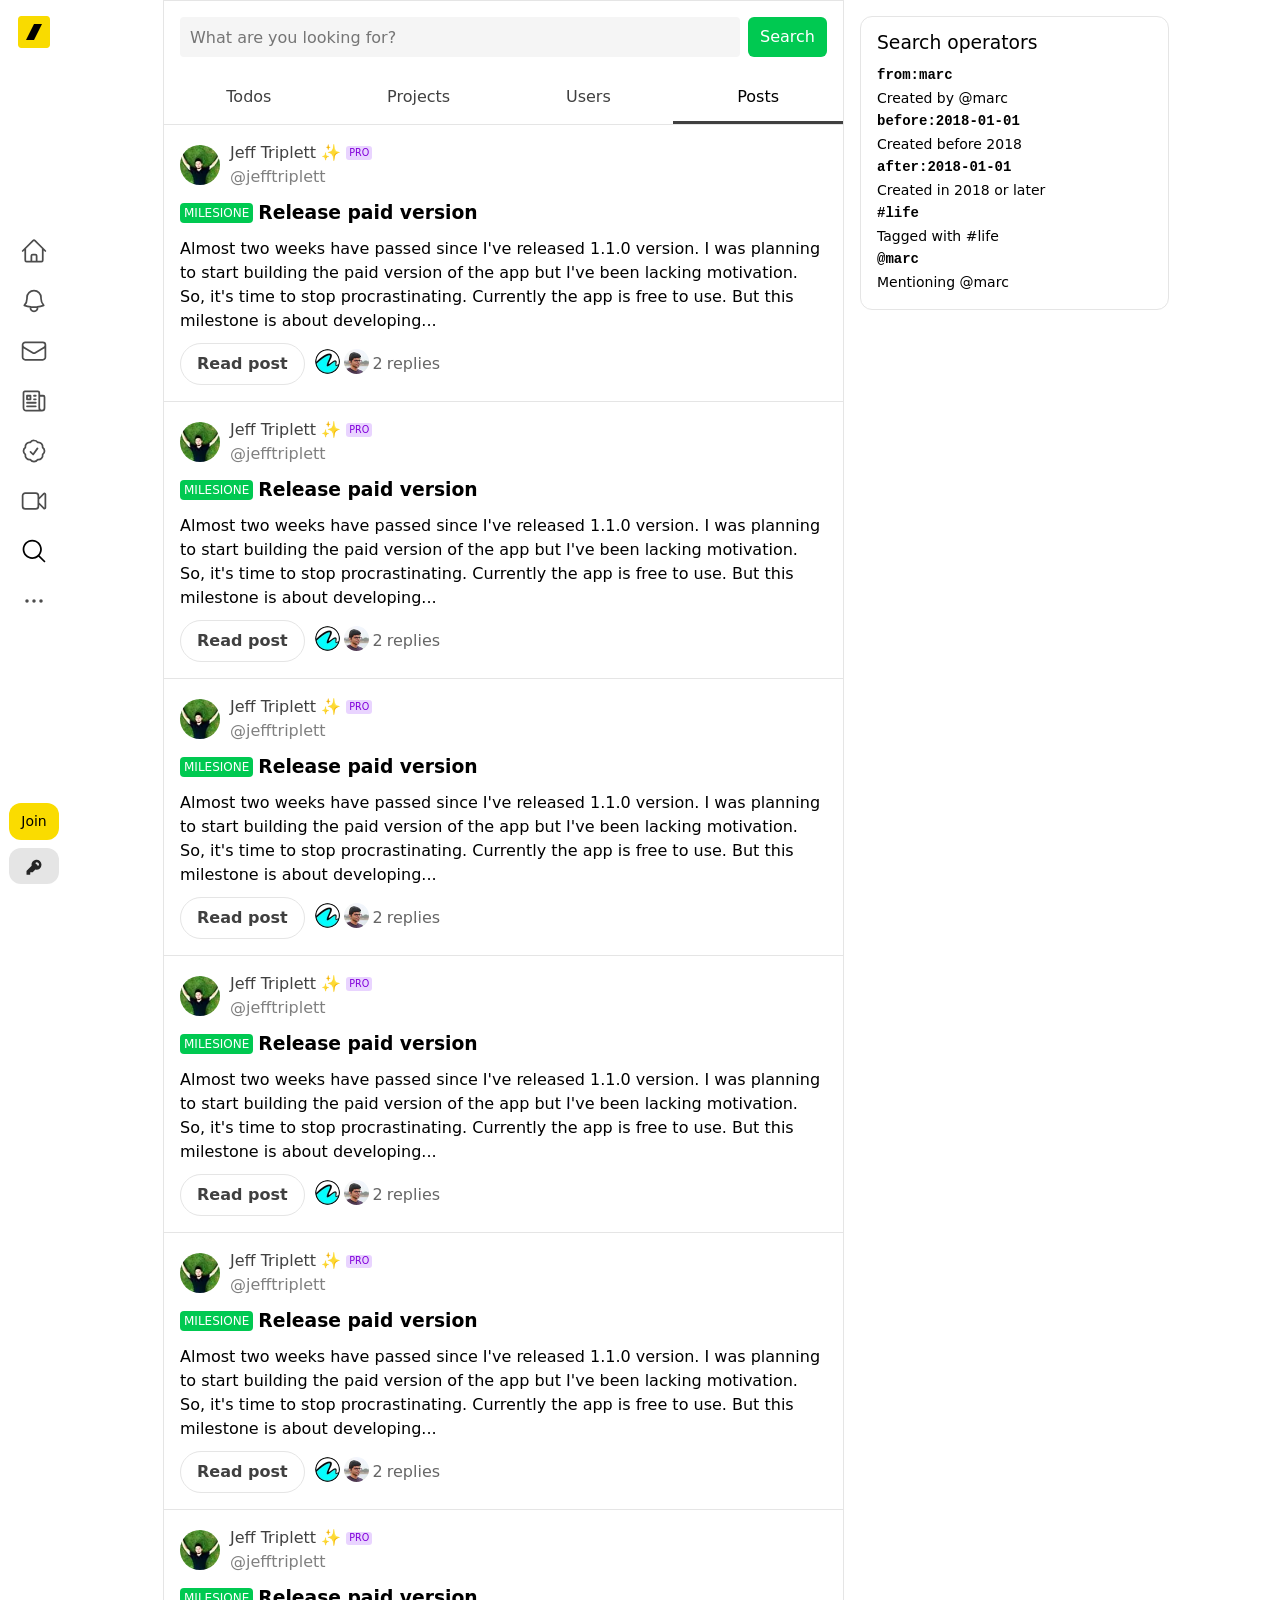
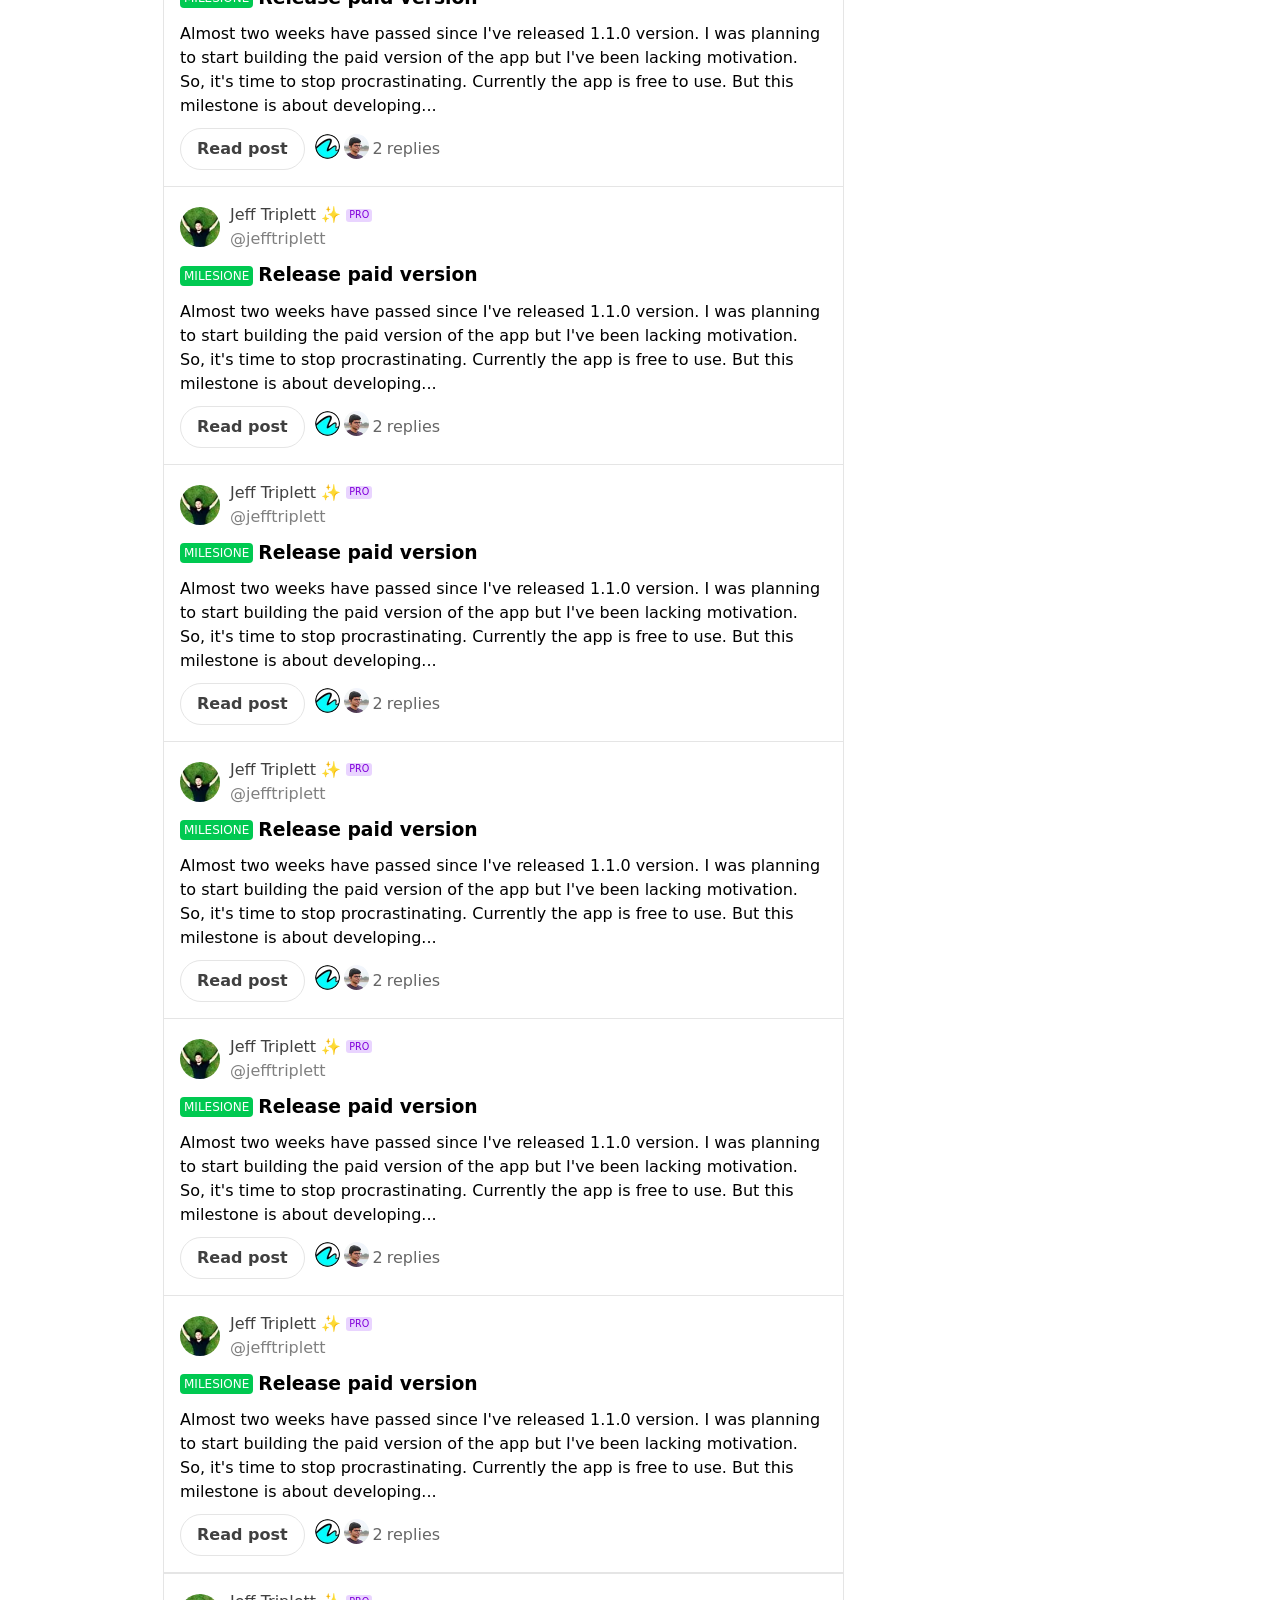
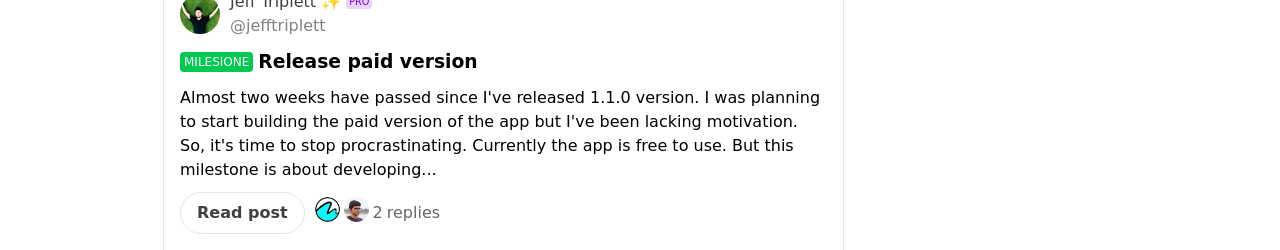
<file: pages/posttwo.html>
<!DOCTYPE html>
<html lang="en">
<head>
    <meta charset="UTF-8">
    <meta name="viewport" content="width=device-width, initial-scale=1.0">
    <title>Post</title>
    <link rel="icon" href="../images/wip-logo.svg">
    <link rel="stylesheet" href="../css/styles.css">
    <link rel="stylesheet" href="../css/search.css">
    <link rel="stylesheet" href="../css/post.css">
</head>
<body>
    <div class="main-container">
    <!--side-bar-->
    <div class="sidebar">
        <div class="logo">
           <a href="../index.html"> <img src="../images/wip-logo.svg" alt="Logo"></a>
        </div>
        <div class="side-nav">
            <div class="side-nav-btn">
                <a href="../index.html" class="home hover-btn btn-not-active">
                    <svg xmlns="http://www.w3.org/2000/svg" fill="none" viewBox="0 0 24 24" stroke-width="1.5" stroke="currentColor" aria-hidden="true" data-slot="icon">
                        <path stroke-linecap="round" stroke-linejoin="round" d="M2.25 12L11.2045 3.04549C11.6438 2.60615 12.3562 2.60615 12.7955 3.04549L21.75 12M4.5 9.75V19.875C4.5 20.4963 5.00368 21 5.625 21H9.75V16.125C9.75 15.5037 10.2537 15 10.875 15H13.125C13.7463 15 14.25 15.5037 14.25 16.125V21H18.375C18.9963 21 19.5 20.4963 19.5 19.875V9.75M8.25 21H16.5"></path>
                    </svg>
                </a>
                <a href="login.html" class="notifications hover-btn btn-not-active">
                    <svg xmlns="http://www.w3.org/2000/svg" fill="none" viewBox="0 0 24 24" stroke-width="1.5" stroke="currentColor" aria-hidden="true" data-slot="icon" class="size-7 group-data-current-page:hidden">
                        <path stroke-linecap="round" stroke-linejoin="round" d="M14.857 17.082a23.848 23.848 0 0 0 5.454-1.31A8.967 8.967 0 0 1 18 9.75V9A6 6 0 0 0 6 9v.75a8.967 8.967 0 0 1-2.312 6.022c1.733.64 3.56 1.085 5.455 1.31m5.714 0a24.255 24.255 0 0 1-5.714 0m5.714 0a3 3 0 1 1-5.714 0"></path>
                    </svg>
                </a>
                <a href="login.html" class="email hover-btn btn-not-active">
                    <svg xmlns="http://www.w3.org/2000/svg" fill="none" viewBox="0 0 24 24" stroke-width="1.5" stroke="currentColor" aria-hidden="true" data-slot="icon">
                        <path stroke-linecap="round" stroke-linejoin="round" d="M21.75 6.75v10.5a2.25 2.25 0 0 1-2.25 2.25h-15a2.25 2.25 0 0 1-2.25-2.25V6.75m19.5 0A2.25 2.25 0 0 0 19.5 4.5h-15a2.25 2.25 0 0 0-2.25 2.25m19.5 0v.243a2.25 2.25 0 0 1-1.07 1.916l-7.5 4.615a2.25 2.25 0 0 1-2.36 0L3.32 8.91a2.25 2.25 0 0 1-1.07-1.916V6.75"></path>
                    </svg>
                </a>
                <a href="post.html" class="posts hover-btn btn-not-active">
                    <svg xmlns="http://www.w3.org/2000/svg" fill="none" viewBox="0 0 24 24" stroke-width="1.5" stroke="currentColor" aria-hidden="true" data-slot="icon">
                        <path stroke-linecap="round" stroke-linejoin="round" d="M12 7.5h1.5m-1.5 3h1.5m-7.5 3h7.5m-7.5 3h7.5m3-9h3.375c.621 0 1.125.504 1.125 1.125V18a2.25 2.25 0 0 1-2.25 2.25M16.5 7.5V18a2.25 2.25 0 0 0 2.25 2.25M16.5 7.5V4.875c0-.621-.504-1.125-1.125-1.125H4.125C3.504 3.75 3 4.254 3 4.875V18a2.25 2.25 0 0 0 2.25 2.25h13.5M6 7.5h3v3H6v-3Z"></path>
                    </svg>
                </a>
                <a href="pro.html" class="pro hover-btn btn-not-active">
                    <svg xmlns="http://www.w3.org/2000/svg" fill="none" viewBox="0 0 24 24" stroke-width="1.5" stroke="currentColor" aria-hidden="true" data-slot="icon">
                        <path stroke-linecap="round" stroke-linejoin="round" d="M9 12.75 11.25 15 15 9.75M21 12c0 1.268-.63 2.39-1.593 3.068a3.745 3.745 0 0 1-1.043 3.296 3.745 3.745 0 0 1-3.296 1.043A3.745 3.745 0 0 1 12 21c-1.268 0-2.39-.63-3.068-1.593a3.746 3.746 0 0 1-3.296-1.043 3.745 3.745 0 0 1-1.043-3.296A3.745 3.745 0 0 1 3 12c0-1.268.63-2.39 1.593-3.068a3.745 3.745 0 0 1 1.043-3.296 3.746 3.746 0 0 1 3.296-1.043A3.746 3.746 0 0 1 12 3c1.268 0 2.39.63 3.068 1.593a3.746 3.746 0 0 1 3.296 1.043 3.746 3.746 0 0 1 1.043 3.296A3.745 3.745 0 0 1 21 12Z"></path>
                    </svg>
                </a>
                <a href="login.html" class="video hover-btn btn-not-active">
                    <svg xmlns="http://www.w3.org/2000/svg" fill="none" viewBox="0 0 24 24" stroke-width="1.5" stroke="currentColor" aria-hidden="true" data-slot="icon">
                        <path stroke-linecap="round" stroke-linejoin="round" d="m15.75 10.5 4.72-4.72a.75.75 0 0 1 1.28.53v11.38a.75.75 0 0 1-1.28.53l-4.72-4.72M4.5 18.75h9a2.25 2.25 0 0 0 2.25-2.25v-9a2.25 2.25 0 0 0-2.25-2.25h-9A2.25 2.25 0 0 0 2.25 7.5v9a2.25 2.25 0 0 0 2.25 2.25Z"></path>
                    </svg>
                </a>
                <a href="search.html" class="search hover-btn btn-active">
                    <svg xmlns="http://www.w3.org/2000/svg" viewBox="0 0 24 24" fill="currentColor" aria-hidden="true" data-slot="icon">
                        <path fill-rule="evenodd" clip-rule="evenodd" d="M10.5 3.75C6.77208 3.75 3.75 6.77208 3.75 10.5C3.75 14.2279 6.77208 17.25 10.5 17.25C12.3642 17.25 14.0506 16.4953 15.273 15.273C16.4953 14.0506 17.25 12.3642 17.25 10.5C17.25 6.77208 14.2279 3.75 10.5 3.75ZM2.25 10.5C2.25 5.94365 5.94365 2.25 10.5 2.25C15.0563 2.25 18.75 5.94365 18.75 10.5C18.75 12.5078 18.032 14.3491 16.8399 15.7793L21.5303 20.4697C21.8232 20.7626 21.8232 21.2374 21.5303 21.5303C21.2374 21.8232 20.7626 21.8232 20.4697 21.5303L15.7793 16.8399C14.3491 18.032 12.5078 18.75 10.5 18.75C5.94365 18.75 2.25 15.0563 2.25 10.5Z"></path>
                    </svg>
                </a>
                <a href="more.html" class="three-do hover-btn btn-not-active">
                    <svg xmlns="http://www.w3.org/2000/svg" fill="none" viewBox="0 0 24 24" stroke-width="1.5" stroke="currentColor" aria-hidden="true" data-slot="icon">
                        <path stroke-linecap="round" stroke-linejoin="round" d="M6.75 12a.75.75 0 1 1-1.5 0 .75.75 0 0 1 1.5 0ZM12.75 12a.75.75 0 1 1-1.5 0 .75.75 0 0 1 1.5 0ZM18.75 12a.75.75 0 1 1-1.5 0 .75.75 0 0 1 1.5 0Z"></path>
                    </svg>
                </a>
            </div>
        </div>
        <div class="join-member">
            <a href="join.html" class="join">Join</a>
            <a href="login.html" class="acces-key">
                <svg xmlns="http://www.w3.org/2000/svg" viewBox="0 0 16 14" fill="currentColor" aria-hidden="true" data-slot="icon" class="size-7 group-data-current-page:hidden">
                    <path fill-rule="evenodd" d="M14 6a4 4 0 0 1-4.899 3.899l-1.955 1.955a.5.5 0 0 1-.353.146H5v1.5a.5.5 0 0 1-.5.5h-2a.5.5 0 0 1-.5-.5v-2.293a.5.5 0 0 1 .146-.353l3.955-3.955A4 4 0 1 1 14 6Zm-4-2a.75.75 0 0 0 0 1.5.5.5 0 0 1 .5.5.75.75 0 0 0 1.5 0 2 2 0 0 0-2-2Z" clip-rule="evenodd"></path>
                </svg>
            </a>
        </div>
    </div>
      <!--//side-bar-->
      <!--main-->
      <div class="main">
        <!--post-contents-->
        <div class="post-contents">
            <div class="search-post-page">
                <input type="text" placeholder="What are you looking for?">
                <span>Search</span>
            </div>
              <div class="post-contents-switch-bar">
                <div class="post-contents-switch-bar-btn">
                    <a href="search.html" class="not-active">Todos</a>
                    <a href="project.html" class="not-active active-tap">Projects</a>
                    <a href="user.html" class="not-active active-tap">Users</a>
                    <a href="posttwo.html" class="active-tap">Posts</a>
                </div>
            </div>
    <!-- post-1 -->
    <div class="post btn-primary hover-btn">
        <!-- post-header -->
        <div class="post-header">
            <!-- profile-content -->
            <div class="profile-content">
            <div class="profil">
                <img src="../images/AndreyAzimov-50.png" alt="Logo">
            </div>
            <!-- pf-hover -->
            <div class="pf-hover">
                <div class="pf-hover-header">   
                    <img src="../images/augis-50.png" alt="profile">
                    <div class="follow-btn">
                        Follow
                    </div>
                </div>  
                <div class="pf-hover-name">
                    <div class="name">
                      <span class="text-underline">Jeff Triplett ✨</span> <span class="pro-lable">PRO</span>
                    </div>
                    <div class="text-underline">
                        @jefftriplett
                    </div>
                </div>
                <div class="pf-hover-body">
                    Jailbreaking life one step at a time dainelhemmati.com <span> <a href="#">BTC is a money laundering</a></span>
                </div>
            </div>
            <!-- //pf-hover -->
            <!-- name-bio -->
            <div class="name-bio">
                <div class="name">
                    Jeff Triplett ✨ <span class="pro-lable">PRO</span>
                </div>
                <div class="bio">
                    @jefftriplett
                </div>
            </div>
            <!-- //name-bio -->
            </div>
            <!-- //profile-content -->
             <!-- three-dot-post -->
             <div class="three-dot-post"><svg xmlns="http://www.w3.org/2000/svg" viewBox="0 0 16 16" fill="currentColor" aria-hidden="true" data-slot="icon" width="16" height="16">
  <path d="M2 8a1.5 1.5 0 1 1 3 0 1.5 1.5 0 0 1-3 0ZM6.5 8a1.5 1.5 0 1 1 3 0 1.5 1.5 0 0 1-3 0ZM12.5 6.5a1.5 1.5 0 1 0 0 3 1.5 1.5 0 0 0 0-3Z"></path>
</svg>
<!-- three-dot-click -->
<div class="three-dot-click">
    <div class="mute hover-btn">
        <svg xmlns="http://www.w3.org/2000/svg" viewBox="0 0 16 16" fill="currentColor" aria-hidden="true" data-slot="icon" class="w-4 h-4">
  <path d="M7.557 2.066A.75.75 0 0 1 8 2.75v10.5a.75.75 0 0 1-1.248.56L3.59 11H2a1 1 0 0 1-1-1V6a1 1 0 0 1 1-1h1.59l3.162-2.81a.75.75 0 0 1 .805-.124ZM12.95 3.05a.75.75 0 1 0-1.06 1.06 5.5 5.5 0 0 1 0 7.78.75.75 0 1 0 1.06 1.06 7 7 0 0 0 0-9.9Z"></path>
  <path d="M10.828 5.172a.75.75 0 1 0-1.06 1.06 2.5 2.5 0 0 1 0 3.536.75.75 0 1 0 1.06 1.06 4 4 0 0 0 0-5.656Z"></path>
</svg>
    Mute <span class="pro-lable">PRO</span>
    </div>
    <div class="smiliar-tool hover-btn">
       <svg xmlns="http://www.w3.org/2000/svg" viewBox="0 0 16 16" fill="currentColor" aria-hidden="true" data-slot="icon" class="size-4">
  <path fill-rule="evenodd" d="M5 4a.75.75 0 0 1 .738.616l.252 1.388A1.25 1.25 0 0 0 6.996 7.01l1.388.252a.75.75 0 0 1 0 1.476l-1.388.252A1.25 1.25 0 0 0 5.99 9.996l-.252 1.388a.75.75 0 0 1-1.476 0L4.01 9.996A1.25 1.25 0 0 0 3.004 8.99l-1.388-.252a.75.75 0 0 1 0-1.476l1.388-.252A1.25 1.25 0 0 0 4.01 6.004l.252-1.388A.75.75 0 0 1 5 4ZM12 1a.75.75 0 0 1 .721.544l.195.682c.118.415.443.74.858.858l.682.195a.75.75 0 0 1 0 1.442l-.682.195a1.25 1.25 0 0 0-.858.858l-.195.682a.75.75 0 0 1-1.442 0l-.195-.682a1.25 1.25 0 0 0-.858-.858l-.682-.195a.75.75 0 0 1 0-1.442l.682-.195a1.25 1.25 0 0 0 .858-.858l.195-.682A.75.75 0 0 1 12 1ZM10 11a.75.75 0 0 1 .728.568.968.968 0 0 0 .704.704.75.75 0 0 1 0 1.456.968.968 0 0 0-.704.704.75.75 0 0 1-1.456 0 .968.968 0 0 0-.704-.704.75.75 0 0 1 0-1.456.968.968 0 0 0 .704-.704A.75.75 0 0 1 10 11Z" clip-rule="evenodd"></path>
</svg>
    Similar Tool
    </div>
    <div class="share hover-btn">
        <svg xmlns="http://www.w3.org/2000/svg" viewBox="0 0 16 16" fill="currentColor" aria-hidden="true" data-slot="icon" class="size-4">
  <path d="M12 6a2 2 0 1 0-1.994-1.842L5.323 6.5a2 2 0 1 0 0 3l4.683 2.342a2 2 0 1 0 .67-1.342L5.995 8.158a2.03 2.03 0 0 0 0-.316L10.677 5.5c.353.311.816.5 1.323.5Z"></path>
</svg>
Share
    </div>
    <div class="report hover-btn">
        <svg xmlns="http://www.w3.org/2000/svg" viewBox="0 0 16 16" fill="currentColor" aria-hidden="true" data-slot="icon" class="w-4 h-4">
  <path d="M2.75 2a.75.75 0 0 0-.75.75v10.5a.75.75 0 0 0 1.5 0v-2.624l.33-.083A6.044 6.044 0 0 1 8 11c1.29.645 2.77.807 4.17.457l1.48-.37a.462.462 0 0 0 .35-.448V3.56a.438.438 0 0 0-.544-.425l-1.287.322C10.77 3.808 9.291 3.646 8 3a6.045 6.045 0 0 0-4.17-.457l-.34.085A.75.75 0 0 0 2.75 2Z"></path>
</svg>
Report
    </div>
</div>
<!-- //three-dot-click -->
</div>
<!-- //three-dot-post -->
        </div>
        <!-- //post-header -->
        <!-- post-body -->
        <div class="post-body">
            <!-- post-text -->
            <div class="post-text">
                <div class="post-lable">
                    <p>MILESIONE</p>
                    <h3>Release paid version</h3>
                </div>
                <div class="post-desc">
                    <p>Almost two weeks have passed since I've released 1.1.0 version. I was planning to start building the paid version of the app but I've been lacking motivation. So, it's time to  stop procrastinating. Currently the app is free to use. But this milestone is about developing...</p>
                </div>
            </div>
            <!-- //post-text -->
        </div>
        <!-- //post-body -->
         <!-- post-footer -->
         <div class="post-footer">
            <!-- post-btns -->
            <div class="post-btns">
                <div class="read-post">
                    Read post
                </div>
                <div class="replies">
                    <div class="reply-user">
                        <img class="profil" src="../images/villasmediterranean-50.png" alt="profile">
                        <!-- pf-hover -->
                        <div class="pf-hover">
                            <div class="pf-hover-header">
                                <img src="../images/villasmediterranean-50.png" alt="profile">
                                <div class="follow-btn">Follow</div>
                            </div>
                            <div class="pf-hover-name">
                                <div class="name">
                                    <span class="text-underline">Villas Mediterranean</span>
                                </div>
                                <div class="text-underline">@villasmediterranean</div>
                            </div>
                            <div class="pf-hover-body">
                                Building beautiful villas
                            </div>
                        </div>
                        <!-- //pf-hover -->
                    </div>
                    <div class="reply-user">
                        <img class="profil" src="../images/ashiknesin-50.png" alt="profile">
                        <!-- pf-hover -->
                        <div class="pf-hover">
                            <div class="pf-hover-header">
                                <img src="../images/ashiknesin-50.png" alt="profile">
                                <div class="follow-btn">Follow</div>
                            </div>
                            <div class="pf-hover-name">
                                <div class="name">
                                    <span class="text-underline">Ashik Nesin</span>
                                </div>
                                <div class="text-underline">@ashiknesin</div>
                            </div>
                            <div class="pf-hover-body">
                                Building cool stuff
                            </div>
                        </div>
                        <!-- //pf-hover -->
                    </div>
                    <span class="replies-num">2 <span>replies</span></span>
                </div>
            </div>
            <!-- //post-btns -->
        </div>
        <!-- //post-footer -->
</div>
<!-- //post-1 -->
   <!-- post-2 -->
   <div class="post btn-primary hover-btn">
        <!-- post-header -->
        <div class="post-header">
            <!-- profile-content -->
            <div class="profile-content">
            <div class="profil">
                <img src="../images/AndreyAzimov-50.png" alt="Logo">
            </div>
            <!-- pf-hover -->
            <div class="pf-hover">
                <div class="pf-hover-header">   
                    <img src="../images/augis-50.png" alt="profile">
                    <div class="follow-btn">
                        Follow
                    </div>
                </div>  
                <div class="pf-hover-name">
                    <div class="name">
                      <span class="text-underline">Jeff Triplett ✨</span> <span class="pro-lable">PRO</span>
                    </div>
                    <div class="text-underline">
                        @jefftriplett
                    </div>
                </div>
                <div class="pf-hover-body">
                    Jailbreaking life one step at a time dainelhemmati.com <span> <a href="#">BTC is a money laundering</a></span>
                </div>
            </div>
            <!-- //pf-hover -->
            <!-- name-bio -->
            <div class="name-bio">
                <div class="name">
                    Jeff Triplett ✨ <span class="pro-lable">PRO</span>
                </div>
                <div class="bio">
                    @jefftriplett
                </div>
            </div>
            <!-- //name-bio -->
            </div>
            <!-- //profile-content -->
             <!-- three-dot-post -->
             <div class="three-dot-post"><svg xmlns="http://www.w3.org/2000/svg" viewBox="0 0 16 16" fill="currentColor" aria-hidden="true" data-slot="icon" width="16" height="16">
  <path d="M2 8a1.5 1.5 0 1 1 3 0 1.5 1.5 0 0 1-3 0ZM6.5 8a1.5 1.5 0 1 1 3 0 1.5 1.5 0 0 1-3 0ZM12.5 6.5a1.5 1.5 0 1 0 0 3 1.5 1.5 0 0 0 0-3Z"></path>
</svg>
<!-- three-dot-click -->
<div class="three-dot-click">
    <div class="mute hover-btn">
        <svg xmlns="http://www.w3.org/2000/svg" viewBox="0 0 16 16" fill="currentColor" aria-hidden="true" data-slot="icon" class="w-4 h-4">
  <path d="M7.557 2.066A.75.75 0 0 1 8 2.75v10.5a.75.75 0 0 1-1.248.56L3.59 11H2a1 1 0 0 1-1-1V6a1 1 0 0 1 1-1h1.59l3.162-2.81a.75.75 0 0 1 .805-.124ZM12.95 3.05a.75.75 0 1 0-1.06 1.06 5.5 5.5 0 0 1 0 7.78.75.75 0 1 0 1.06 1.06 7 7 0 0 0 0-9.9Z"></path>
  <path d="M10.828 5.172a.75.75 0 1 0-1.06 1.06 2.5 2.5 0 0 1 0 3.536.75.75 0 1 0 1.06 1.06 4 4 0 0 0 0-5.656Z"></path>
</svg>
    Mute <span class="pro-lable">PRO</span>
    </div>
    <div class="smiliar-tool hover-btn">
       <svg xmlns="http://www.w3.org/2000/svg" viewBox="0 0 16 16" fill="currentColor" aria-hidden="true" data-slot="icon" class="size-4">
  <path fill-rule="evenodd" d="M5 4a.75.75 0 0 1 .738.616l.252 1.388A1.25 1.25 0 0 0 6.996 7.01l1.388.252a.75.75 0 0 1 0 1.476l-1.388.252A1.25 1.25 0 0 0 5.99 9.996l-.252 1.388a.75.75 0 0 1-1.476 0L4.01 9.996A1.25 1.25 0 0 0 3.004 8.99l-1.388-.252a.75.75 0 0 1 0-1.476l1.388-.252A1.25 1.25 0 0 0 4.01 6.004l.252-1.388A.75.75 0 0 1 5 4ZM12 1a.75.75 0 0 1 .721.544l.195.682c.118.415.443.74.858.858l.682.195a.75.75 0 0 1 0 1.442l-.682.195a1.25 1.25 0 0 0-.858.858l-.195.682a.75.75 0 0 1-1.442 0l-.195-.682a1.25 1.25 0 0 0-.858-.858l-.682-.195a.75.75 0 0 1 0-1.442l.682-.195a1.25 1.25 0 0 0 .858-.858l.195-.682A.75.75 0 0 1 12 1ZM10 11a.75.75 0 0 1 .728.568.968.968 0 0 0 .704.704.75.75 0 0 1 0 1.456.968.968 0 0 0-.704.704.75.75 0 0 1-1.456 0 .968.968 0 0 0-.704-.704.75.75 0 0 1 0-1.456.968.968 0 0 0 .704-.704A.75.75 0 0 1 10 11Z" clip-rule="evenodd"></path>
</svg>
    Similar Tool
    </div>
    <div class="share hover-btn">
        <svg xmlns="http://www.w3.org/2000/svg" viewBox="0 0 16 16" fill="currentColor" aria-hidden="true" data-slot="icon" class="size-4">
  <path d="M12 6a2 2 0 1 0-1.994-1.842L5.323 6.5a2 2 0 1 0 0 3l4.683 2.342a2 2 0 1 0 .67-1.342L5.995 8.158a2.03 2.03 0 0 0 0-.316L10.677 5.5c.353.311.816.5 1.323.5Z"></path>
</svg>
Share
    </div>
    <div class="report hover-btn">
        <svg xmlns="http://www.w3.org/2000/svg" viewBox="0 0 16 16" fill="currentColor" aria-hidden="true" data-slot="icon" class="w-4 h-4">
  <path d="M2.75 2a.75.75 0 0 0-.75.75v10.5a.75.75 0 0 0 1.5 0v-2.624l.33-.083A6.044 6.044 0 0 1 8 11c1.29.645 2.77.807 4.17.457l1.48-.37a.462.462 0 0 0 .35-.448V3.56a.438.438 0 0 0-.544-.425l-1.287.322C10.77 3.808 9.291 3.646 8 3a6.045 6.045 0 0 0-4.17-.457l-.34.085A.75.75 0 0 0 2.75 2Z"></path>
</svg>
Report
    </div>
</div>
<!-- //three-dot-click -->
</div>
<!-- //three-dot-post -->
        </div>
        <!-- //post-header -->
        <!-- post-body -->
        <div class="post-body">
            <!-- post-text -->
            <div class="post-text">
                <div class="post-lable">
                    <p>MILESIONE</p>
                    <h3>Release paid version</h3>
                </div>
                <div class="post-desc">
                    <p>Almost two weeks have passed since I've released 1.1.0 version. I was planning to start building the paid version of the app but I've been lacking motivation. So, it's time to  stop procrastinating. Currently the app is free to use. But this milestone is about developing...</p>
                </div>
            </div>
            <!-- //post-text -->
        </div>
        <!-- //post-body -->
         <!-- post-footer -->
         <div class="post-footer">
            <!-- post-btns -->
            <div class="post-btns">
                <div class="read-post">
                    Read post
                </div>
                <div class="replies">
                    <div class="reply-user">
                        <img class="profil" src="../images/villasmediterranean-50.png" alt="profile">
                        <!-- pf-hover -->
                        <div class="pf-hover">
                            <div class="pf-hover-header">
                                <img src="../images/villasmediterranean-50.png" alt="profile">
                                <div class="follow-btn">Follow</div>
                            </div>
                            <div class="pf-hover-name">
                                <div class="name">
                                    <span class="text-underline">Villas Mediterranean</span>
                                </div>
                                <div class="text-underline">@villasmediterranean</div>
                            </div>
                            <div class="pf-hover-body">
                                Building beautiful villas
                            </div>
                        </div>
                        <!-- //pf-hover -->
                    </div>
                    <div class="reply-user">
                        <img class="profil" src="../images/ashiknesin-50.png" alt="profile">
                        <!-- pf-hover -->
                        <div class="pf-hover">
                            <div class="pf-hover-header">
                                <img src="../images/ashiknesin-50.png" alt="profile">
                                <div class="follow-btn">Follow</div>
                            </div>
                            <div class="pf-hover-name">
                                <div class="name">
                                    <span class="text-underline">Ashik Nesin</span>
                                </div>
                                <div class="text-underline">@ashiknesin</div>
                            </div>
                            <div class="pf-hover-body">
                                Building cool stuff
                            </div>
                        </div>
                        <!-- //pf-hover -->
                    </div>
                    <span class="replies-num">2 <span>replies</span></span>
                </div>
            </div>
            <!-- //post-btns -->
        </div>
        <!-- //post-footer -->
</div>
<!-- //post-2 -->
   <!-- post-3 -->
   <div class="post btn-primary hover-btn">
        <!-- post-header -->
        <div class="post-header">
            <!-- profile-content -->
            <div class="profile-content">
            <div class="profil">
                <img src="../images/AndreyAzimov-50.png" alt="Logo">
            </div>
            <!-- pf-hover -->
            <div class="pf-hover">
                <div class="pf-hover-header">   
                    <img src="../images/augis-50.png" alt="profile">
                    <div class="follow-btn">
                        Follow
                    </div>
                </div>  
                <div class="pf-hover-name">
                    <div class="name">
                      <span class="text-underline">Jeff Triplett ✨</span> <span class="pro-lable">PRO</span>
                    </div>
                    <div class="text-underline">
                        @jefftriplett
                    </div>
                </div>
                <div class="pf-hover-body">
                    Jailbreaking life one step at a time dainelhemmati.com <span> <a href="#">BTC is a money laundering</a></span>
                </div>
            </div>
            <!-- //pf-hover -->
            <!-- name-bio -->
            <div class="name-bio">
                <div class="name">
                    Jeff Triplett ✨ <span class="pro-lable">PRO</span>
                </div>
                <div class="bio">
                    @jefftriplett
                </div>
            </div>
            <!-- //name-bio -->
            </div>
            <!-- //profile-content -->
             <!-- three-dot-post -->
             <div class="three-dot-post"><svg xmlns="http://www.w3.org/2000/svg" viewBox="0 0 16 16" fill="currentColor" aria-hidden="true" data-slot="icon" width="16" height="16">
  <path d="M2 8a1.5 1.5 0 1 1 3 0 1.5 1.5 0 0 1-3 0ZM6.5 8a1.5 1.5 0 1 1 3 0 1.5 1.5 0 0 1-3 0ZM12.5 6.5a1.5 1.5 0 1 0 0 3 1.5 1.5 0 0 0 0-3Z"></path>
</svg>
<!-- three-dot-click -->
<div class="three-dot-click">
    <div class="mute hover-btn">
        <svg xmlns="http://www.w3.org/2000/svg" viewBox="0 0 16 16" fill="currentColor" aria-hidden="true" data-slot="icon" class="w-4 h-4">
  <path d="M7.557 2.066A.75.75 0 0 1 8 2.75v10.5a.75.75 0 0 1-1.248.56L3.59 11H2a1 1 0 0 1-1-1V6a1 1 0 0 1 1-1h1.59l3.162-2.81a.75.75 0 0 1 .805-.124ZM12.95 3.05a.75.75 0 1 0-1.06 1.06 5.5 5.5 0 0 1 0 7.78.75.75 0 1 0 1.06 1.06 7 7 0 0 0 0-9.9Z"></path>
  <path d="M10.828 5.172a.75.75 0 1 0-1.06 1.06 2.5 2.5 0 0 1 0 3.536.75.75 0 1 0 1.06 1.06 4 4 0 0 0 0-5.656Z"></path>
</svg>
    Mute <span class="pro-lable">PRO</span>
    </div>
    <div class="smiliar-tool hover-btn">
       <svg xmlns="http://www.w3.org/2000/svg" viewBox="0 0 16 16" fill="currentColor" aria-hidden="true" data-slot="icon" class="size-4">
  <path fill-rule="evenodd" d="M5 4a.75.75 0 0 1 .738.616l.252 1.388A1.25 1.25 0 0 0 6.996 7.01l1.388.252a.75.75 0 0 1 0 1.476l-1.388.252A1.25 1.25 0 0 0 5.99 9.996l-.252 1.388a.75.75 0 0 1-1.476 0L4.01 9.996A1.25 1.25 0 0 0 3.004 8.99l-1.388-.252a.75.75 0 0 1 0-1.476l1.388-.252A1.25 1.25 0 0 0 4.01 6.004l.252-1.388A.75.75 0 0 1 5 4ZM12 1a.75.75 0 0 1 .721.544l.195.682c.118.415.443.74.858.858l.682.195a.75.75 0 0 1 0 1.442l-.682.195a1.25 1.25 0 0 0-.858.858l-.195.682a.75.75 0 0 1-1.442 0l-.195-.682a1.25 1.25 0 0 0-.858-.858l-.682-.195a.75.75 0 0 1 0-1.442l.682-.195a1.25 1.25 0 0 0 .858-.858l.195-.682A.75.75 0 0 1 12 1ZM10 11a.75.75 0 0 1 .728.568.968.968 0 0 0 .704.704.75.75 0 0 1 0 1.456.968.968 0 0 0-.704.704.75.75 0 0 1-1.456 0 .968.968 0 0 0-.704-.704.75.75 0 0 1 0-1.456.968.968 0 0 0 .704-.704A.75.75 0 0 1 10 11Z" clip-rule="evenodd"></path>
</svg>
    Similar Tool
    </div>
    <div class="share hover-btn">
        <svg xmlns="http://www.w3.org/2000/svg" viewBox="0 0 16 16" fill="currentColor" aria-hidden="true" data-slot="icon" class="size-4">
  <path d="M12 6a2 2 0 1 0-1.994-1.842L5.323 6.5a2 2 0 1 0 0 3l4.683 2.342a2 2 0 1 0 .67-1.342L5.995 8.158a2.03 2.03 0 0 0 0-.316L10.677 5.5c.353.311.816.5 1.323.5Z"></path>
</svg>
Share
    </div>
    <div class="report hover-btn">
        <svg xmlns="http://www.w3.org/2000/svg" viewBox="0 0 16 16" fill="currentColor" aria-hidden="true" data-slot="icon" class="w-4 h-4">
  <path d="M2.75 2a.75.75 0 0 0-.75.75v10.5a.75.75 0 0 0 1.5 0v-2.624l.33-.083A6.044 6.044 0 0 1 8 11c1.29.645 2.77.807 4.17.457l1.48-.37a.462.462 0 0 0 .35-.448V3.56a.438.438 0 0 0-.544-.425l-1.287.322C10.77 3.808 9.291 3.646 8 3a6.045 6.045 0 0 0-4.17-.457l-.34.085A.75.75 0 0 0 2.75 2Z"></path>
</svg>
Report
    </div>
</div>
<!-- //three-dot-click -->
</div>
<!-- //three-dot-post -->
        </div>
        <!-- //post-header -->
        <!-- post-body -->
        <div class="post-body">
            <!-- post-text -->
            <div class="post-text">
                <div class="post-lable">
                    <p>MILESIONE</p>
                    <h3>Release paid version</h3>
                </div>
                <div class="post-desc">
                    <p>Almost two weeks have passed since I've released 1.1.0 version. I was planning to start building the paid version of the app but I've been lacking motivation. So, it's time to  stop procrastinating. Currently the app is free to use. But this milestone is about developing...</p>
                </div>
            </div>
            <!-- //post-text -->
        </div>
        <!-- //post-body -->
         <!-- post-footer -->
         <div class="post-footer">
            <!-- post-btns -->
            <div class="post-btns">
                <div class="read-post">
                    Read post
                </div>
                <div class="replies">
                    <div class="reply-user">
                        <img class="profil" src="../images/villasmediterranean-50.png" alt="profile">
                        <!-- pf-hover -->
                        <div class="pf-hover">
                            <div class="pf-hover-header">
                                <img src="../images/villasmediterranean-50.png" alt="profile">
                                <div class="follow-btn">Follow</div>
                            </div>
                            <div class="pf-hover-name">
                                <div class="name">
                                    <span class="text-underline">Villas Mediterranean</span>
                                </div>
                                <div class="text-underline">@villasmediterranean</div>
                            </div>
                            <div class="pf-hover-body">
                                Building beautiful villas
                            </div>
                        </div>
                        <!-- //pf-hover -->
                    </div>
                    <div class="reply-user">
                        <img class="profil" src="../images/ashiknesin-50.png" alt="profile">
                        <!-- pf-hover -->
                        <div class="pf-hover">
                            <div class="pf-hover-header">
                                <img src="../images/ashiknesin-50.png" alt="profile">
                                <div class="follow-btn">Follow</div>
                            </div>
                            <div class="pf-hover-name">
                                <div class="name">
                                    <span class="text-underline">Ashik Nesin</span>
                                </div>
                                <div class="text-underline">@ashiknesin</div>
                            </div>
                            <div class="pf-hover-body">
                                Building cool stuff
                            </div>
                        </div>
                        <!-- //pf-hover -->
                    </div>
                    <span class="replies-num">2 <span>replies</span></span>
                </div>
            </div>
            <!-- //post-btns -->
        </div>
        <!-- //post-footer -->
</div>
<!-- //post-3 -->
   <!-- post-4 -->
   <div class="post btn-primary hover-btn">
        <!-- post-header -->
        <div class="post-header">
            <!-- profile-content -->
            <div class="profile-content">
            <div class="profil">
                <img src="../images/AndreyAzimov-50.png" alt="Logo">
            </div>
            <!-- pf-hover -->
            <div class="pf-hover">
                <div class="pf-hover-header">   
                    <img src="../images/augis-50.png" alt="profile">
                    <div class="follow-btn">
                        Follow
                    </div>
                </div>  
                <div class="pf-hover-name">
                    <div class="name">
                      <span class="text-underline">Jeff Triplett ✨</span> <span class="pro-lable">PRO</span>
                    </div>
                    <div class="text-underline">
                        @jefftriplett
                    </div>
                </div>
                <div class="pf-hover-body">
                    Jailbreaking life one step at a time dainelhemmati.com <span> <a href="#">BTC is a money laundering</a></span>
                </div>
            </div>
            <!-- //pf-hover -->
            <!-- name-bio -->
            <div class="name-bio">
                <div class="name">
                    Jeff Triplett ✨ <span class="pro-lable">PRO</span>
                </div>
                <div class="bio">
                    @jefftriplett
                </div>
            </div>
            <!-- //name-bio -->
            </div>
            <!-- //profile-content -->
             <!-- three-dot-post -->
             <div class="three-dot-post"><svg xmlns="http://www.w3.org/2000/svg" viewBox="0 0 16 16" fill="currentColor" aria-hidden="true" data-slot="icon" width="16" height="16">
  <path d="M2 8a1.5 1.5 0 1 1 3 0 1.5 1.5 0 0 1-3 0ZM6.5 8a1.5 1.5 0 1 1 3 0 1.5 1.5 0 0 1-3 0ZM12.5 6.5a1.5 1.5 0 1 0 0 3 1.5 1.5 0 0 0 0-3Z"></path>
</svg>
<!-- three-dot-click -->
<div class="three-dot-click">
    <div class="mute hover-btn">
        <svg xmlns="http://www.w3.org/2000/svg" viewBox="0 0 16 16" fill="currentColor" aria-hidden="true" data-slot="icon" class="w-4 h-4">
  <path d="M7.557 2.066A.75.75 0 0 1 8 2.75v10.5a.75.75 0 0 1-1.248.56L3.59 11H2a1 1 0 0 1-1-1V6a1 1 0 0 1 1-1h1.59l3.162-2.81a.75.75 0 0 1 .805-.124ZM12.95 3.05a.75.75 0 1 0-1.06 1.06 5.5 5.5 0 0 1 0 7.78.75.75 0 1 0 1.06 1.06 7 7 0 0 0 0-9.9Z"></path>
  <path d="M10.828 5.172a.75.75 0 1 0-1.06 1.06 2.5 2.5 0 0 1 0 3.536.75.75 0 1 0 1.06 1.06 4 4 0 0 0 0-5.656Z"></path>
</svg>
    Mute <span class="pro-lable">PRO</span>
    </div>
    <div class="smiliar-tool hover-btn">
       <svg xmlns="http://www.w3.org/2000/svg" viewBox="0 0 16 16" fill="currentColor" aria-hidden="true" data-slot="icon" class="size-4">
  <path fill-rule="evenodd" d="M5 4a.75.75 0 0 1 .738.616l.252 1.388A1.25 1.25 0 0 0 6.996 7.01l1.388.252a.75.75 0 0 1 0 1.476l-1.388.252A1.25 1.25 0 0 0 5.99 9.996l-.252 1.388a.75.75 0 0 1-1.476 0L4.01 9.996A1.25 1.25 0 0 0 3.004 8.99l-1.388-.252a.75.75 0 0 1 0-1.476l1.388-.252A1.25 1.25 0 0 0 4.01 6.004l.252-1.388A.75.75 0 0 1 5 4ZM12 1a.75.75 0 0 1 .721.544l.195.682c.118.415.443.74.858.858l.682.195a.75.75 0 0 1 0 1.442l-.682.195a1.25 1.25 0 0 0-.858.858l-.195.682a.75.75 0 0 1-1.442 0l-.195-.682a1.25 1.25 0 0 0-.858-.858l-.682-.195a.75.75 0 0 1 0-1.442l.682-.195a1.25 1.25 0 0 0 .858-.858l.195-.682A.75.75 0 0 1 12 1ZM10 11a.75.75 0 0 1 .728.568.968.968 0 0 0 .704.704.75.75 0 0 1 0 1.456.968.968 0 0 0-.704.704.75.75 0 0 1-1.456 0 .968.968 0 0 0-.704-.704.75.75 0 0 1 0-1.456.968.968 0 0 0 .704-.704A.75.75 0 0 1 10 11Z" clip-rule="evenodd"></path>
</svg>
    Similar Tool
    </div>
    <div class="share hover-btn">
        <svg xmlns="http://www.w3.org/2000/svg" viewBox="0 0 16 16" fill="currentColor" aria-hidden="true" data-slot="icon" class="size-4">
  <path d="M12 6a2 2 0 1 0-1.994-1.842L5.323 6.5a2 2 0 1 0 0 3l4.683 2.342a2 2 0 1 0 .67-1.342L5.995 8.158a2.03 2.03 0 0 0 0-.316L10.677 5.5c.353.311.816.5 1.323.5Z"></path>
</svg>
Share
    </div>
    <div class="report hover-btn">
        <svg xmlns="http://www.w3.org/2000/svg" viewBox="0 0 16 16" fill="currentColor" aria-hidden="true" data-slot="icon" class="w-4 h-4">
  <path d="M2.75 2a.75.75 0 0 0-.75.75v10.5a.75.75 0 0 0 1.5 0v-2.624l.33-.083A6.044 6.044 0 0 1 8 11c1.29.645 2.77.807 4.17.457l1.48-.37a.462.462 0 0 0 .35-.448V3.56a.438.438 0 0 0-.544-.425l-1.287.322C10.77 3.808 9.291 3.646 8 3a6.045 6.045 0 0 0-4.17-.457l-.34.085A.75.75 0 0 0 2.75 2Z"></path>
</svg>
Report
    </div>
</div>
<!-- //three-dot-click -->
</div>
<!-- //three-dot-post -->
        </div>
        <!-- //post-header -->
        <!-- post-body -->
        <div class="post-body">
            <!-- post-text -->
            <div class="post-text">
                <div class="post-lable">
                    <p>MILESIONE</p>
                    <h3>Release paid version</h3>
                </div>
                <div class="post-desc">
                    <p>Almost two weeks have passed since I've released 1.1.0 version. I was planning to start building the paid version of the app but I've been lacking motivation. So, it's time to  stop procrastinating. Currently the app is free to use. But this milestone is about developing...</p>
                </div>
            </div>
            <!-- //post-text -->
        </div>
        <!-- //post-body -->
         <!-- post-footer -->
         <div class="post-footer">
            <!-- post-btns -->
            <div class="post-btns">
                <div class="read-post">
                    Read post
                </div>
                <div class="replies">
                    <div class="reply-user">
                        <img class="profil" src="../images/villasmediterranean-50.png" alt="profile">
                        <!-- pf-hover -->
                        <div class="pf-hover">
                            <div class="pf-hover-header">
                                <img src="../images/villasmediterranean-50.png" alt="profile">
                                <div class="follow-btn">Follow</div>
                            </div>
                            <div class="pf-hover-name">
                                <div class="name">
                                    <span class="text-underline">Villas Mediterranean</span>
                                </div>
                                <div class="text-underline">@villasmediterranean</div>
                            </div>
                            <div class="pf-hover-body">
                                Building beautiful villas
                            </div>
                        </div>
                        <!-- //pf-hover -->
                    </div>
                    <div class="reply-user">
                        <img class="profil" src="../images/ashiknesin-50.png" alt="profile">
                        <!-- pf-hover -->
                        <div class="pf-hover">
                            <div class="pf-hover-header">
                                <img src="../images/ashiknesin-50.png" alt="profile">
                                <div class="follow-btn">Follow</div>
                            </div>
                            <div class="pf-hover-name">
                                <div class="name">
                                    <span class="text-underline">Ashik Nesin</span>
                                </div>
                                <div class="text-underline">@ashiknesin</div>
                            </div>
                            <div class="pf-hover-body">
                                Building cool stuff
                            </div>
                        </div>
                        <!-- //pf-hover -->
                    </div>
                    <span class="replies-num">2 <span>replies</span></span>
                </div>
            </div>
            <!-- //post-btns -->
        </div>
        <!-- //post-footer -->
</div>
<!-- //post-4 -->
   <!-- post-5 -->
   <div class="post btn-primary hover-btn">
        <!-- post-header -->
        <div class="post-header">
            <!-- profile-content -->
            <div class="profile-content">
            <div class="profil">
                <img src="../images/AndreyAzimov-50.png" alt="Logo">
            </div>
            <!-- pf-hover -->
            <div class="pf-hover">
                <div class="pf-hover-header">   
                    <img src="../images/augis-50.png" alt="profile">
                    <div class="follow-btn">
                        Follow
                    </div>
                </div>  
                <div class="pf-hover-name">
                    <div class="name">
                      <span class="text-underline">Jeff Triplett ✨</span> <span class="pro-lable">PRO</span>
                    </div>
                    <div class="text-underline">
                        @jefftriplett
                    </div>
                </div>
                <div class="pf-hover-body">
                    Jailbreaking life one step at a time dainelhemmati.com <span> <a href="#">BTC is a money laundering</a></span>
                </div>
            </div>
            <!-- //pf-hover -->
            <!-- name-bio -->
            <div class="name-bio">
                <div class="name">
                    Jeff Triplett ✨ <span class="pro-lable">PRO</span>
                </div>
                <div class="bio">
                    @jefftriplett
                </div>
            </div>
            <!-- //name-bio -->
            </div>
            <!-- //profile-content -->
             <!-- three-dot-post -->
             <div class="three-dot-post"><svg xmlns="http://www.w3.org/2000/svg" viewBox="0 0 16 16" fill="currentColor" aria-hidden="true" data-slot="icon" width="16" height="16">
  <path d="M2 8a1.5 1.5 0 1 1 3 0 1.5 1.5 0 0 1-3 0ZM6.5 8a1.5 1.5 0 1 1 3 0 1.5 1.5 0 0 1-3 0ZM12.5 6.5a1.5 1.5 0 1 0 0 3 1.5 1.5 0 0 0 0-3Z"></path>
</svg>
<!-- three-dot-click -->
<div class="three-dot-click">
    <div class="mute hover-btn">
        <svg xmlns="http://www.w3.org/2000/svg" viewBox="0 0 16 16" fill="currentColor" aria-hidden="true" data-slot="icon" class="w-4 h-4">
  <path d="M7.557 2.066A.75.75 0 0 1 8 2.75v10.5a.75.75 0 0 1-1.248.56L3.59 11H2a1 1 0 0 1-1-1V6a1 1 0 0 1 1-1h1.59l3.162-2.81a.75.75 0 0 1 .805-.124ZM12.95 3.05a.75.75 0 1 0-1.06 1.06 5.5 5.5 0 0 1 0 7.78.75.75 0 1 0 1.06 1.06 7 7 0 0 0 0-9.9Z"></path>
  <path d="M10.828 5.172a.75.75 0 1 0-1.06 1.06 2.5 2.5 0 0 1 0 3.536.75.75 0 1 0 1.06 1.06 4 4 0 0 0 0-5.656Z"></path>
</svg>
    Mute <span class="pro-lable">PRO</span>
    </div>
    <div class="smiliar-tool hover-btn">
       <svg xmlns="http://www.w3.org/2000/svg" viewBox="0 0 16 16" fill="currentColor" aria-hidden="true" data-slot="icon" class="size-4">
  <path fill-rule="evenodd" d="M5 4a.75.75 0 0 1 .738.616l.252 1.388A1.25 1.25 0 0 0 6.996 7.01l1.388.252a.75.75 0 0 1 0 1.476l-1.388.252A1.25 1.25 0 0 0 5.99 9.996l-.252 1.388a.75.75 0 0 1-1.476 0L4.01 9.996A1.25 1.25 0 0 0 3.004 8.99l-1.388-.252a.75.75 0 0 1 0-1.476l1.388-.252A1.25 1.25 0 0 0 4.01 6.004l.252-1.388A.75.75 0 0 1 5 4ZM12 1a.75.75 0 0 1 .721.544l.195.682c.118.415.443.74.858.858l.682.195a.75.75 0 0 1 0 1.442l-.682.195a1.25 1.25 0 0 0-.858.858l-.195.682a.75.75 0 0 1-1.442 0l-.195-.682a1.25 1.25 0 0 0-.858-.858l-.682-.195a.75.75 0 0 1 0-1.442l.682-.195a1.25 1.25 0 0 0 .858-.858l.195-.682A.75.75 0 0 1 12 1ZM10 11a.75.75 0 0 1 .728.568.968.968 0 0 0 .704.704.75.75 0 0 1 0 1.456.968.968 0 0 0-.704.704.75.75 0 0 1-1.456 0 .968.968 0 0 0-.704-.704.75.75 0 0 1 0-1.456.968.968 0 0 0 .704-.704A.75.75 0 0 1 10 11Z" clip-rule="evenodd"></path>
</svg>
    Similar Tool
    </div>
    <div class="share hover-btn">
        <svg xmlns="http://www.w3.org/2000/svg" viewBox="0 0 16 16" fill="currentColor" aria-hidden="true" data-slot="icon" class="size-4">
  <path d="M12 6a2 2 0 1 0-1.994-1.842L5.323 6.5a2 2 0 1 0 0 3l4.683 2.342a2 2 0 1 0 .67-1.342L5.995 8.158a2.03 2.03 0 0 0 0-.316L10.677 5.5c.353.311.816.5 1.323.5Z"></path>
</svg>
Share
    </div>
    <div class="report hover-btn">
        <svg xmlns="http://www.w3.org/2000/svg" viewBox="0 0 16 16" fill="currentColor" aria-hidden="true" data-slot="icon" class="w-4 h-4">
  <path d="M2.75 2a.75.75 0 0 0-.75.75v10.5a.75.75 0 0 0 1.5 0v-2.624l.33-.083A6.044 6.044 0 0 1 8 11c1.29.645 2.77.807 4.17.457l1.48-.37a.462.462 0 0 0 .35-.448V3.56a.438.438 0 0 0-.544-.425l-1.287.322C10.77 3.808 9.291 3.646 8 3a6.045 6.045 0 0 0-4.17-.457l-.34.085A.75.75 0 0 0 2.75 2Z"></path>
</svg>
Report
    </div>
</div>
<!-- //three-dot-click -->
</div>
<!-- //three-dot-post -->
        </div>
        <!-- //post-header -->
        <!-- post-body -->
        <div class="post-body">
            <!-- post-text -->
            <div class="post-text">
                <div class="post-lable">
                    <p>MILESIONE</p>
                    <h3>Release paid version</h3>
                </div>
                <div class="post-desc">
                    <p>Almost two weeks have passed since I've released 1.1.0 version. I was planning to start building the paid version of the app but I've been lacking motivation. So, it's time to  stop procrastinating. Currently the app is free to use. But this milestone is about developing...</p>
                </div>
            </div>
            <!-- //post-text -->
        </div>
        <!-- //post-body -->
         <!-- post-footer -->
         <div class="post-footer">
            <!-- post-btns -->
            <div class="post-btns">
                <div class="read-post">
                    Read post
                </div>
                <div class="replies">
                    <div class="reply-user">
                        <img class="profil" src="../images/villasmediterranean-50.png" alt="profile">
                        <!-- pf-hover -->
                        <div class="pf-hover">
                            <div class="pf-hover-header">
                                <img src="../images/villasmediterranean-50.png" alt="profile">
                                <div class="follow-btn">Follow</div>
                            </div>
                            <div class="pf-hover-name">
                                <div class="name">
                                    <span class="text-underline">Villas Mediterranean</span>
                                </div>
                                <div class="text-underline">@villasmediterranean</div>
                            </div>
                            <div class="pf-hover-body">
                                Building beautiful villas
                            </div>
                        </div>
                        <!-- //pf-hover -->
                    </div>
                    <div class="reply-user">
                        <img class="profil" src="../images/ashiknesin-50.png" alt="profile">
                        <!-- pf-hover -->
                        <div class="pf-hover">
                            <div class="pf-hover-header">
                                <img src="../images/ashiknesin-50.png" alt="profile">
                                <div class="follow-btn">Follow</div>
                            </div>
                            <div class="pf-hover-name">
                                <div class="name">
                                    <span class="text-underline">Ashik Nesin</span>
                                </div>
                                <div class="text-underline">@ashiknesin</div>
                            </div>
                            <div class="pf-hover-body">
                                Building cool stuff
                            </div>
                        </div>
                        <!-- //pf-hover -->
                    </div>
                    <span class="replies-num">2 <span>replies</span></span>
                </div>
            </div>
            <!-- //post-btns -->
        </div>
        <!-- //post-footer -->
</div>
<!-- //post-5 -->
   <!-- post-6 -->
   <div class="post btn-primary hover-btn">
        <!-- post-header -->
        <div class="post-header">
            <!-- profile-content -->
            <div class="profile-content">
            <div class="profil">
                <img src="../images/AndreyAzimov-50.png" alt="Logo">
            </div>
            <!-- pf-hover -->
            <div class="pf-hover">
                <div class="pf-hover-header">   
                    <img src="../images/augis-50.png" alt="profile">
                    <div class="follow-btn">
                        Follow
                    </div>
                </div>  
                <div class="pf-hover-name">
                    <div class="name">
                      <span class="text-underline">Jeff Triplett ✨</span> <span class="pro-lable">PRO</span>
                    </div>
                    <div class="text-underline">
                        @jefftriplett
                    </div>
                </div>
                <div class="pf-hover-body">
                    Jailbreaking life one step at a time dainelhemmati.com <span> <a href="#">BTC is a money laundering</a></span>
                </div>
            </div>
            <!-- //pf-hover -->
            <!-- name-bio -->
            <div class="name-bio">
                <div class="name">
                    Jeff Triplett ✨ <span class="pro-lable">PRO</span>
                </div>
                <div class="bio">
                    @jefftriplett
                </div>
            </div>
            <!-- //name-bio -->
            </div>
            <!-- //profile-content -->
             <!-- three-dot-post -->
             <div class="three-dot-post"><svg xmlns="http://www.w3.org/2000/svg" viewBox="0 0 16 16" fill="currentColor" aria-hidden="true" data-slot="icon" width="16" height="16">
  <path d="M2 8a1.5 1.5 0 1 1 3 0 1.5 1.5 0 0 1-3 0ZM6.5 8a1.5 1.5 0 1 1 3 0 1.5 1.5 0 0 1-3 0ZM12.5 6.5a1.5 1.5 0 1 0 0 3 1.5 1.5 0 0 0 0-3Z"></path>
</svg>
<!-- three-dot-click -->
<div class="three-dot-click">
    <div class="mute hover-btn">
        <svg xmlns="http://www.w3.org/2000/svg" viewBox="0 0 16 16" fill="currentColor" aria-hidden="true" data-slot="icon" class="w-4 h-4">
  <path d="M7.557 2.066A.75.75 0 0 1 8 2.75v10.5a.75.75 0 0 1-1.248.56L3.59 11H2a1 1 0 0 1-1-1V6a1 1 0 0 1 1-1h1.59l3.162-2.81a.75.75 0 0 1 .805-.124ZM12.95 3.05a.75.75 0 1 0-1.06 1.06 5.5 5.5 0 0 1 0 7.78.75.75 0 1 0 1.06 1.06 7 7 0 0 0 0-9.9Z"></path>
  <path d="M10.828 5.172a.75.75 0 1 0-1.06 1.06 2.5 2.5 0 0 1 0 3.536.75.75 0 1 0 1.06 1.06 4 4 0 0 0 0-5.656Z"></path>
</svg>
    Mute <span class="pro-lable">PRO</span>
    </div>
    <div class="smiliar-tool hover-btn">
       <svg xmlns="http://www.w3.org/2000/svg" viewBox="0 0 16 16" fill="currentColor" aria-hidden="true" data-slot="icon" class="size-4">
  <path fill-rule="evenodd" d="M5 4a.75.75 0 0 1 .738.616l.252 1.388A1.25 1.25 0 0 0 6.996 7.01l1.388.252a.75.75 0 0 1 0 1.476l-1.388.252A1.25 1.25 0 0 0 5.99 9.996l-.252 1.388a.75.75 0 0 1-1.476 0L4.01 9.996A1.25 1.25 0 0 0 3.004 8.99l-1.388-.252a.75.75 0 0 1 0-1.476l1.388-.252A1.25 1.25 0 0 0 4.01 6.004l.252-1.388A.75.75 0 0 1 5 4ZM12 1a.75.75 0 0 1 .721.544l.195.682c.118.415.443.74.858.858l.682.195a.75.75 0 0 1 0 1.442l-.682.195a1.25 1.25 0 0 0-.858.858l-.195.682a.75.75 0 0 1-1.442 0l-.195-.682a1.25 1.25 0 0 0-.858-.858l-.682-.195a.75.75 0 0 1 0-1.442l.682-.195a1.25 1.25 0 0 0 .858-.858l.195-.682A.75.75 0 0 1 12 1ZM10 11a.75.75 0 0 1 .728.568.968.968 0 0 0 .704.704.75.75 0 0 1 0 1.456.968.968 0 0 0-.704.704.75.75 0 0 1-1.456 0 .968.968 0 0 0-.704-.704.75.75 0 0 1 0-1.456.968.968 0 0 0 .704-.704A.75.75 0 0 1 10 11Z" clip-rule="evenodd"></path>
</svg>
    Similar Tool
    </div>
    <div class="share hover-btn">
        <svg xmlns="http://www.w3.org/2000/svg" viewBox="0 0 16 16" fill="currentColor" aria-hidden="true" data-slot="icon" class="size-4">
  <path d="M12 6a2 2 0 1 0-1.994-1.842L5.323 6.5a2 2 0 1 0 0 3l4.683 2.342a2 2 0 1 0 .67-1.342L5.995 8.158a2.03 2.03 0 0 0 0-.316L10.677 5.5c.353.311.816.5 1.323.5Z"></path>
</svg>
Share
    </div>
    <div class="report hover-btn">
        <svg xmlns="http://www.w3.org/2000/svg" viewBox="0 0 16 16" fill="currentColor" aria-hidden="true" data-slot="icon" class="w-4 h-4">
  <path d="M2.75 2a.75.75 0 0 0-.75.75v10.5a.75.75 0 0 0 1.5 0v-2.624l.33-.083A6.044 6.044 0 0 1 8 11c1.29.645 2.77.807 4.17.457l1.48-.37a.462.462 0 0 0 .35-.448V3.56a.438.438 0 0 0-.544-.425l-1.287.322C10.77 3.808 9.291 3.646 8 3a6.045 6.045 0 0 0-4.17-.457l-.34.085A.75.75 0 0 0 2.75 2Z"></path>
</svg>
Report
    </div>
</div>
<!-- //three-dot-click -->
</div>
<!-- //three-dot-post -->
        </div>
        <!-- //post-header -->
        <!-- post-body -->
        <div class="post-body">
            <!-- post-text -->
            <div class="post-text">
                <div class="post-lable">
                    <p>MILESIONE</p>
                    <h3>Release paid version</h3>
                </div>
                <div class="post-desc">
                    <p>Almost two weeks have passed since I've released 1.1.0 version. I was planning to start building the paid version of the app but I've been lacking motivation. So, it's time to  stop procrastinating. Currently the app is free to use. But this milestone is about developing...</p>
                </div>
            </div>
            <!-- //post-text -->
        </div>
        <!-- //post-body -->
         <!-- post-footer -->
         <div class="post-footer">
            <!-- post-btns -->
            <div class="post-btns">
                <div class="read-post">
                    Read post
                </div>
                <div class="replies">
                    <div class="reply-user">
                        <img class="profil" src="../images/villasmediterranean-50.png" alt="profile">
                        <!-- pf-hover -->
                        <div class="pf-hover">
                            <div class="pf-hover-header">
                                <img src="../images/villasmediterranean-50.png" alt="profile">
                                <div class="follow-btn">Follow</div>
                            </div>
                            <div class="pf-hover-name">
                                <div class="name">
                                    <span class="text-underline">Villas Mediterranean</span>
                                </div>
                                <div class="text-underline">@villasmediterranean</div>
                            </div>
                            <div class="pf-hover-body">
                                Building beautiful villas
                            </div>
                        </div>
                        <!-- //pf-hover -->
                    </div>
                    <div class="reply-user">
                        <img class="profil" src="../images/ashiknesin-50.png" alt="profile">
                        <!-- pf-hover -->
                        <div class="pf-hover">
                            <div class="pf-hover-header">
                                <img src="../images/ashiknesin-50.png" alt="profile">
                                <div class="follow-btn">Follow</div>
                            </div>
                            <div class="pf-hover-name">
                                <div class="name">
                                    <span class="text-underline">Ashik Nesin</span>
                                </div>
                                <div class="text-underline">@ashiknesin</div>
                            </div>
                            <div class="pf-hover-body">
                                Building cool stuff
                            </div>
                        </div>
                        <!-- //pf-hover -->
                    </div>
                    <span class="replies-num">2 <span>replies</span></span>
                </div>
            </div>
            <!-- //post-btns -->
        </div>
        <!-- //post-footer -->
</div>
<!-- //post-6 -->
   <!-- post-7 -->
   <div class="post btn-primary hover-btn">
        <!-- post-header -->
        <div class="post-header">
            <!-- profile-content -->
            <div class="profile-content">
            <div class="profil">
                <img src="../images/AndreyAzimov-50.png" alt="Logo">
            </div>
            <!-- pf-hover -->
            <div class="pf-hover">
                <div class="pf-hover-header">   
                    <img src="../images/augis-50.png" alt="profile">
                    <div class="follow-btn">
                        Follow
                    </div>
                </div>  
                <div class="pf-hover-name">
                    <div class="name">
                      <span class="text-underline">Jeff Triplett ✨</span> <span class="pro-lable">PRO</span>
                    </div>
                    <div class="text-underline">
                        @jefftriplett
                    </div>
                </div>
                <div class="pf-hover-body">
                    Jailbreaking life one step at a time dainelhemmati.com <span> <a href="#">BTC is a money laundering</a></span>
                </div>
            </div>
            <!-- //pf-hover -->
            <!-- name-bio -->
            <div class="name-bio">
                <div class="name">
                    Jeff Triplett ✨ <span class="pro-lable">PRO</span>
                </div>
                <div class="bio">
                    @jefftriplett
                </div>
            </div>
            <!-- //name-bio -->
            </div>
            <!-- //profile-content -->
             <!-- three-dot-post -->
             <div class="three-dot-post"><svg xmlns="http://www.w3.org/2000/svg" viewBox="0 0 16 16" fill="currentColor" aria-hidden="true" data-slot="icon" width="16" height="16">
  <path d="M2 8a1.5 1.5 0 1 1 3 0 1.5 1.5 0 0 1-3 0ZM6.5 8a1.5 1.5 0 1 1 3 0 1.5 1.5 0 0 1-3 0ZM12.5 6.5a1.5 1.5 0 1 0 0 3 1.5 1.5 0 0 0 0-3Z"></path>
</svg>
<!-- three-dot-click -->
<div class="three-dot-click">
    <div class="mute hover-btn">
        <svg xmlns="http://www.w3.org/2000/svg" viewBox="0 0 16 16" fill="currentColor" aria-hidden="true" data-slot="icon" class="w-4 h-4">
  <path d="M7.557 2.066A.75.75 0 0 1 8 2.75v10.5a.75.75 0 0 1-1.248.56L3.59 11H2a1 1 0 0 1-1-1V6a1 1 0 0 1 1-1h1.59l3.162-2.81a.75.75 0 0 1 .805-.124ZM12.95 3.05a.75.75 0 1 0-1.06 1.06 5.5 5.5 0 0 1 0 7.78.75.75 0 1 0 1.06 1.06 7 7 0 0 0 0-9.9Z"></path>
  <path d="M10.828 5.172a.75.75 0 1 0-1.06 1.06 2.5 2.5 0 0 1 0 3.536.75.75 0 1 0 1.06 1.06 4 4 0 0 0 0-5.656Z"></path>
</svg>
    Mute <span class="pro-lable">PRO</span>
    </div>
    <div class="smiliar-tool hover-btn">
       <svg xmlns="http://www.w3.org/2000/svg" viewBox="0 0 16 16" fill="currentColor" aria-hidden="true" data-slot="icon" class="size-4">
  <path fill-rule="evenodd" d="M5 4a.75.75 0 0 1 .738.616l.252 1.388A1.25 1.25 0 0 0 6.996 7.01l1.388.252a.75.75 0 0 1 0 1.476l-1.388.252A1.25 1.25 0 0 0 5.99 9.996l-.252 1.388a.75.75 0 0 1-1.476 0L4.01 9.996A1.25 1.25 0 0 0 3.004 8.99l-1.388-.252a.75.75 0 0 1 0-1.476l1.388-.252A1.25 1.25 0 0 0 4.01 6.004l.252-1.388A.75.75 0 0 1 5 4ZM12 1a.75.75 0 0 1 .721.544l.195.682c.118.415.443.74.858.858l.682.195a.75.75 0 0 1 0 1.442l-.682.195a1.25 1.25 0 0 0-.858.858l-.195.682a.75.75 0 0 1-1.442 0l-.195-.682a1.25 1.25 0 0 0-.858-.858l-.682-.195a.75.75 0 0 1 0-1.442l.682-.195a1.25 1.25 0 0 0 .858-.858l.195-.682A.75.75 0 0 1 12 1ZM10 11a.75.75 0 0 1 .728.568.968.968 0 0 0 .704.704.75.75 0 0 1 0 1.456.968.968 0 0 0-.704.704.75.75 0 0 1-1.456 0 .968.968 0 0 0-.704-.704.75.75 0 0 1 0-1.456.968.968 0 0 0 .704-.704A.75.75 0 0 1 10 11Z" clip-rule="evenodd"></path>
</svg>
    Similar Tool
    </div>
    <div class="share hover-btn">
        <svg xmlns="http://www.w3.org/2000/svg" viewBox="0 0 16 16" fill="currentColor" aria-hidden="true" data-slot="icon" class="size-4">
  <path d="M12 6a2 2 0 1 0-1.994-1.842L5.323 6.5a2 2 0 1 0 0 3l4.683 2.342a2 2 0 1 0 .67-1.342L5.995 8.158a2.03 2.03 0 0 0 0-.316L10.677 5.5c.353.311.816.5 1.323.5Z"></path>
</svg>
Share
    </div>
    <div class="report hover-btn">
        <svg xmlns="http://www.w3.org/2000/svg" viewBox="0 0 16 16" fill="currentColor" aria-hidden="true" data-slot="icon" class="w-4 h-4">
  <path d="M2.75 2a.75.75 0 0 0-.75.75v10.5a.75.75 0 0 0 1.5 0v-2.624l.33-.083A6.044 6.044 0 0 1 8 11c1.29.645 2.77.807 4.17.457l1.48-.37a.462.462 0 0 0 .35-.448V3.56a.438.438 0 0 0-.544-.425l-1.287.322C10.77 3.808 9.291 3.646 8 3a6.045 6.045 0 0 0-4.17-.457l-.34.085A.75.75 0 0 0 2.75 2Z"></path>
</svg>
Report
    </div>
</div>
<!-- //three-dot-click -->
</div>
<!-- //three-dot-post -->
        </div>
        <!-- //post-header -->
        <!-- post-body -->
        <div class="post-body">
            <!-- post-text -->
            <div class="post-text">
                <div class="post-lable">
                    <p>MILESIONE</p>
                    <h3>Release paid version</h3>
                </div>
                <div class="post-desc">
                    <p>Almost two weeks have passed since I've released 1.1.0 version. I was planning to start building the paid version of the app but I've been lacking motivation. So, it's time to  stop procrastinating. Currently the app is free to use. But this milestone is about developing...</p>
                </div>
            </div>
            <!-- //post-text -->
        </div>
        <!-- //post-body -->
         <!-- post-footer -->
         <div class="post-footer">
            <!-- post-btns -->
            <div class="post-btns">
                <div class="read-post">
                    Read post
                </div>
                <div class="replies">
                    <div class="reply-user">
                        <img class="profil" src="../images/villasmediterranean-50.png" alt="profile">
                        <!-- pf-hover -->
                        <div class="pf-hover">
                            <div class="pf-hover-header">
                                <img src="../images/villasmediterranean-50.png" alt="profile">
                                <div class="follow-btn">Follow</div>
                            </div>
                            <div class="pf-hover-name">
                                <div class="name">
                                    <span class="text-underline">Villas Mediterranean</span>
                                </div>
                                <div class="text-underline">@villasmediterranean</div>
                            </div>
                            <div class="pf-hover-body">
                                Building beautiful villas
                            </div>
                        </div>
                        <!-- //pf-hover -->
                    </div>
                    <div class="reply-user">
                        <img class="profil" src="../images/ashiknesin-50.png" alt="profile">
                        <!-- pf-hover -->
                        <div class="pf-hover">
                            <div class="pf-hover-header">
                                <img src="../images/ashiknesin-50.png" alt="profile">
                                <div class="follow-btn">Follow</div>
                            </div>
                            <div class="pf-hover-name">
                                <div class="name">
                                    <span class="text-underline">Ashik Nesin</span>
                                </div>
                                <div class="text-underline">@ashiknesin</div>
                            </div>
                            <div class="pf-hover-body">
                                Building cool stuff
                            </div>
                        </div>
                        <!-- //pf-hover -->
                    </div>
                    <span class="replies-num">2 <span>replies</span></span>
                </div>
            </div>
            <!-- //post-btns -->
        </div>
        <!-- //post-footer -->
</div>
<!-- //post-7 -->
   <!-- post-8 -->
   <div class="post btn-primary hover-btn">
        <!-- post-header -->
        <div class="post-header">
            <!-- profile-content -->
            <div class="profile-content">
            <div class="profil">
                <img src="../images/AndreyAzimov-50.png" alt="Logo">
            </div>
            <!-- pf-hover -->
            <div class="pf-hover">
                <div class="pf-hover-header">   
                    <img src="../images/augis-50.png" alt="profile">
                    <div class="follow-btn">
                        Follow
                    </div>
                </div>  
                <div class="pf-hover-name">
                    <div class="name">
                      <span class="text-underline">Jeff Triplett ✨</span> <span class="pro-lable">PRO</span>
                    </div>
                    <div class="text-underline">
                        @jefftriplett
                    </div>
                </div>
                <div class="pf-hover-body">
                    Jailbreaking life one step at a time dainelhemmati.com <span> <a href="#">BTC is a money laundering</a></span>
                </div>
            </div>
            <!-- //pf-hover -->
            <!-- name-bio -->
            <div class="name-bio">
                <div class="name">
                    Jeff Triplett ✨ <span class="pro-lable">PRO</span>
                </div>
                <div class="bio">
                    @jefftriplett
                </div>
            </div>
            <!-- //name-bio -->
            </div>
            <!-- //profile-content -->
             <!-- three-dot-post -->
             <div class="three-dot-post"><svg xmlns="http://www.w3.org/2000/svg" viewBox="0 0 16 16" fill="currentColor" aria-hidden="true" data-slot="icon" width="16" height="16">
  <path d="M2 8a1.5 1.5 0 1 1 3 0 1.5 1.5 0 0 1-3 0ZM6.5 8a1.5 1.5 0 1 1 3 0 1.5 1.5 0 0 1-3 0ZM12.5 6.5a1.5 1.5 0 1 0 0 3 1.5 1.5 0 0 0 0-3Z"></path>
</svg>
<!-- three-dot-click -->
<div class="three-dot-click">
    <div class="mute hover-btn">
        <svg xmlns="http://www.w3.org/2000/svg" viewBox="0 0 16 16" fill="currentColor" aria-hidden="true" data-slot="icon" class="w-4 h-4">
  <path d="M7.557 2.066A.75.75 0 0 1 8 2.75v10.5a.75.75 0 0 1-1.248.56L3.59 11H2a1 1 0 0 1-1-1V6a1 1 0 0 1 1-1h1.59l3.162-2.81a.75.75 0 0 1 .805-.124ZM12.95 3.05a.75.75 0 1 0-1.06 1.06 5.5 5.5 0 0 1 0 7.78.75.75 0 1 0 1.06 1.06 7 7 0 0 0 0-9.9Z"></path>
  <path d="M10.828 5.172a.75.75 0 1 0-1.06 1.06 2.5 2.5 0 0 1 0 3.536.75.75 0 1 0 1.06 1.06 4 4 0 0 0 0-5.656Z"></path>
</svg>
    Mute <span class="pro-lable">PRO</span>
    </div>
    <div class="smiliar-tool hover-btn">
       <svg xmlns="http://www.w3.org/2000/svg" viewBox="0 0 16 16" fill="currentColor" aria-hidden="true" data-slot="icon" class="size-4">
  <path fill-rule="evenodd" d="M5 4a.75.75 0 0 1 .738.616l.252 1.388A1.25 1.25 0 0 0 6.996 7.01l1.388.252a.75.75 0 0 1 0 1.476l-1.388.252A1.25 1.25 0 0 0 5.99 9.996l-.252 1.388a.75.75 0 0 1-1.476 0L4.01 9.996A1.25 1.25 0 0 0 3.004 8.99l-1.388-.252a.75.75 0 0 1 0-1.476l1.388-.252A1.25 1.25 0 0 0 4.01 6.004l.252-1.388A.75.75 0 0 1 5 4ZM12 1a.75.75 0 0 1 .721.544l.195.682c.118.415.443.74.858.858l.682.195a.75.75 0 0 1 0 1.442l-.682.195a1.25 1.25 0 0 0-.858.858l-.195.682a.75.75 0 0 1-1.442 0l-.195-.682a1.25 1.25 0 0 0-.858-.858l-.682-.195a.75.75 0 0 1 0-1.442l.682-.195a1.25 1.25 0 0 0 .858-.858l.195-.682A.75.75 0 0 1 12 1ZM10 11a.75.75 0 0 1 .728.568.968.968 0 0 0 .704.704.75.75 0 0 1 0 1.456.968.968 0 0 0-.704.704.75.75 0 0 1-1.456 0 .968.968 0 0 0-.704-.704.75.75 0 0 1 0-1.456.968.968 0 0 0 .704-.704A.75.75 0 0 1 10 11Z" clip-rule="evenodd"></path>
</svg>
    Similar Tool
    </div>
    <div class="share hover-btn">
        <svg xmlns="http://www.w3.org/2000/svg" viewBox="0 0 16 16" fill="currentColor" aria-hidden="true" data-slot="icon" class="size-4">
  <path d="M12 6a2 2 0 1 0-1.994-1.842L5.323 6.5a2 2 0 1 0 0 3l4.683 2.342a2 2 0 1 0 .67-1.342L5.995 8.158a2.03 2.03 0 0 0 0-.316L10.677 5.5c.353.311.816.5 1.323.5Z"></path>
</svg>
Share
    </div>
    <div class="report hover-btn">
        <svg xmlns="http://www.w3.org/2000/svg" viewBox="0 0 16 16" fill="currentColor" aria-hidden="true" data-slot="icon" class="w-4 h-4">
  <path d="M2.75 2a.75.75 0 0 0-.75.75v10.5a.75.75 0 0 0 1.5 0v-2.624l.33-.083A6.044 6.044 0 0 1 8 11c1.29.645 2.77.807 4.17.457l1.48-.37a.462.462 0 0 0 .35-.448V3.56a.438.438 0 0 0-.544-.425l-1.287.322C10.77 3.808 9.291 3.646 8 3a6.045 6.045 0 0 0-4.17-.457l-.34.085A.75.75 0 0 0 2.75 2Z"></path>
</svg>
Report
    </div>
</div>
<!-- //three-dot-click -->
</div>
<!-- //three-dot-post -->
        </div>
        <!-- //post-header -->
        <!-- post-body -->
        <div class="post-body">
            <!-- post-text -->
            <div class="post-text">
                <div class="post-lable">
                    <p>MILESIONE</p>
                    <h3>Release paid version</h3>
                </div>
                <div class="post-desc">
                    <p>Almost two weeks have passed since I've released 1.1.0 version. I was planning to start building the paid version of the app but I've been lacking motivation. So, it's time to  stop procrastinating. Currently the app is free to use. But this milestone is about developing...</p>
                </div>
            </div>
            <!-- //post-text -->
        </div>
        <!-- //post-body -->
         <!-- post-footer -->
         <div class="post-footer">
            <!-- post-btns -->
            <div class="post-btns">
                <div class="read-post">
                    Read post
                </div>
                <div class="replies">
                    <div class="reply-user">
                        <img class="profil" src="../images/villasmediterranean-50.png" alt="profile">
                        <!-- pf-hover -->
                        <div class="pf-hover">
                            <div class="pf-hover-header">
                                <img src="../images/villasmediterranean-50.png" alt="profile">
                                <div class="follow-btn">Follow</div>
                            </div>
                            <div class="pf-hover-name">
                                <div class="name">
                                    <span class="text-underline">Villas Mediterranean</span>
                                </div>
                                <div class="text-underline">@villasmediterranean</div>
                            </div>
                            <div class="pf-hover-body">
                                Building beautiful villas
                            </div>
                        </div>
                        <!-- //pf-hover -->
                    </div>
                    <div class="reply-user">
                        <img class="profil" src="../images/ashiknesin-50.png" alt="profile">
                        <!-- pf-hover -->
                        <div class="pf-hover">
                            <div class="pf-hover-header">
                                <img src="../images/ashiknesin-50.png" alt="profile">
                                <div class="follow-btn">Follow</div>
                            </div>
                            <div class="pf-hover-name">
                                <div class="name">
                                    <span class="text-underline">Ashik Nesin</span>
                                </div>
                                <div class="text-underline">@ashiknesin</div>
                            </div>
                            <div class="pf-hover-body">
                                Building cool stuff
                            </div>
                        </div>
                        <!-- //pf-hover -->
                    </div>
                    <span class="replies-num">2 <span>replies</span></span>
                </div>
            </div>
            <!-- //post-btns -->
        </div>
        <!-- //post-footer -->
</div>
<!-- //post-8 -->
   <!-- post-9 -->
   <div class="post btn-primary hover-btn">
        <!-- post-header -->
        <div class="post-header">
            <!-- profile-content -->
            <div class="profile-content">
            <div class="profil">
                <img src="../images/AndreyAzimov-50.png" alt="Logo">
            </div>
            <!-- pf-hover -->
            <div class="pf-hover">
                <div class="pf-hover-header">   
                    <img src="../images/augis-50.png" alt="profile">
                    <div class="follow-btn">
                        Follow
                    </div>
                </div>  
                <div class="pf-hover-name">
                    <div class="name">
                      <span class="text-underline">Jeff Triplett ✨</span> <span class="pro-lable">PRO</span>
                    </div>
                    <div class="text-underline">
                        @jefftriplett
                    </div>
                </div>
                <div class="pf-hover-body">
                    Jailbreaking life one step at a time dainelhemmati.com <span> <a href="#">BTC is a money laundering</a></span>
                </div>
            </div>
            <!-- //pf-hover -->
            <!-- name-bio -->
            <div class="name-bio">
                <div class="name">
                    Jeff Triplett ✨ <span class="pro-lable">PRO</span>
                </div>
                <div class="bio">
                    @jefftriplett
                </div>
            </div>
            <!-- //name-bio -->
            </div>
            <!-- //profile-content -->
             <!-- three-dot-post -->
             <div class="three-dot-post"><svg xmlns="http://www.w3.org/2000/svg" viewBox="0 0 16 16" fill="currentColor" aria-hidden="true" data-slot="icon" width="16" height="16">
  <path d="M2 8a1.5 1.5 0 1 1 3 0 1.5 1.5 0 0 1-3 0ZM6.5 8a1.5 1.5 0 1 1 3 0 1.5 1.5 0 0 1-3 0ZM12.5 6.5a1.5 1.5 0 1 0 0 3 1.5 1.5 0 0 0 0-3Z"></path>
</svg>
<!-- three-dot-click -->
<div class="three-dot-click">
    <div class="mute hover-btn">
        <svg xmlns="http://www.w3.org/2000/svg" viewBox="0 0 16 16" fill="currentColor" aria-hidden="true" data-slot="icon" class="w-4 h-4">
  <path d="M7.557 2.066A.75.75 0 0 1 8 2.75v10.5a.75.75 0 0 1-1.248.56L3.59 11H2a1 1 0 0 1-1-1V6a1 1 0 0 1 1-1h1.59l3.162-2.81a.75.75 0 0 1 .805-.124ZM12.95 3.05a.75.75 0 1 0-1.06 1.06 5.5 5.5 0 0 1 0 7.78.75.75 0 1 0 1.06 1.06 7 7 0 0 0 0-9.9Z"></path>
  <path d="M10.828 5.172a.75.75 0 1 0-1.06 1.06 2.5 2.5 0 0 1 0 3.536.75.75 0 1 0 1.06 1.06 4 4 0 0 0 0-5.656Z"></path>
</svg>
    Mute <span class="pro-lable">PRO</span>
    </div>
    <div class="smiliar-tool hover-btn">
       <svg xmlns="http://www.w3.org/2000/svg" viewBox="0 0 16 16" fill="currentColor" aria-hidden="true" data-slot="icon" class="size-4">
  <path fill-rule="evenodd" d="M5 4a.75.75 0 0 1 .738.616l.252 1.388A1.25 1.25 0 0 0 6.996 7.01l1.388.252a.75.75 0 0 1 0 1.476l-1.388.252A1.25 1.25 0 0 0 5.99 9.996l-.252 1.388a.75.75 0 0 1-1.476 0L4.01 9.996A1.25 1.25 0 0 0 3.004 8.99l-1.388-.252a.75.75 0 0 1 0-1.476l1.388-.252A1.25 1.25 0 0 0 4.01 6.004l.252-1.388A.75.75 0 0 1 5 4ZM12 1a.75.75 0 0 1 .721.544l.195.682c.118.415.443.74.858.858l.682.195a.75.75 0 0 1 0 1.442l-.682.195a1.25 1.25 0 0 0-.858.858l-.195.682a.75.75 0 0 1-1.442 0l-.195-.682a1.25 1.25 0 0 0-.858-.858l-.682-.195a.75.75 0 0 1 0-1.442l.682-.195a1.25 1.25 0 0 0 .858-.858l.195-.682A.75.75 0 0 1 12 1ZM10 11a.75.75 0 0 1 .728.568.968.968 0 0 0 .704.704.75.75 0 0 1 0 1.456.968.968 0 0 0-.704.704.75.75 0 0 1-1.456 0 .968.968 0 0 0-.704-.704.75.75 0 0 1 0-1.456.968.968 0 0 0 .704-.704A.75.75 0 0 1 10 11Z" clip-rule="evenodd"></path>
</svg>
    Similar Tool
    </div>
    <div class="share hover-btn">
        <svg xmlns="http://www.w3.org/2000/svg" viewBox="0 0 16 16" fill="currentColor" aria-hidden="true" data-slot="icon" class="size-4">
  <path d="M12 6a2 2 0 1 0-1.994-1.842L5.323 6.5a2 2 0 1 0 0 3l4.683 2.342a2 2 0 1 0 .67-1.342L5.995 8.158a2.03 2.03 0 0 0 0-.316L10.677 5.5c.353.311.816.5 1.323.5Z"></path>
</svg>
Share
    </div>
    <div class="report hover-btn">
        <svg xmlns="http://www.w3.org/2000/svg" viewBox="0 0 16 16" fill="currentColor" aria-hidden="true" data-slot="icon" class="w-4 h-4">
  <path d="M2.75 2a.75.75 0 0 0-.75.75v10.5a.75.75 0 0 0 1.5 0v-2.624l.33-.083A6.044 6.044 0 0 1 8 11c1.29.645 2.77.807 4.17.457l1.48-.37a.462.462 0 0 0 .35-.448V3.56a.438.438 0 0 0-.544-.425l-1.287.322C10.77 3.808 9.291 3.646 8 3a6.045 6.045 0 0 0-4.17-.457l-.34.085A.75.75 0 0 0 2.75 2Z"></path>
</svg>
Report
    </div>
</div>
<!-- //three-dot-click -->
</div>
<!-- //three-dot-post -->
        </div>
        <!-- //post-header -->
        <!-- post-body -->
        <div class="post-body">
            <!-- post-text -->
            <div class="post-text">
                <div class="post-lable">
                    <p>MILESIONE</p>
                    <h3>Release paid version</h3>
                </div>
                <div class="post-desc">
                    <p>Almost two weeks have passed since I've released 1.1.0 version. I was planning to start building the paid version of the app but I've been lacking motivation. So, it's time to  stop procrastinating. Currently the app is free to use. But this milestone is about developing...</p>
                </div>
            </div>
            <!-- //post-text -->
        </div>
        <!-- //post-body -->
         <!-- post-footer -->
         <div class="post-footer">
            <!-- post-btns -->
            <div class="post-btns">
                <div class="read-post">
                    Read post
                </div>
                <div class="replies">
                    <div class="reply-user">
                        <img class="profil" src="../images/villasmediterranean-50.png" alt="profile">
                        <!-- pf-hover -->
                        <div class="pf-hover">
                            <div class="pf-hover-header">
                                <img src="../images/villasmediterranean-50.png" alt="profile">
                                <div class="follow-btn">Follow</div>
                            </div>
                            <div class="pf-hover-name">
                                <div class="name">
                                    <span class="text-underline">Villas Mediterranean</span>
                                </div>
                                <div class="text-underline">@villasmediterranean</div>
                            </div>
                            <div class="pf-hover-body">
                                Building beautiful villas
                            </div>
                        </div>
                        <!-- //pf-hover -->
                    </div>
                    <div class="reply-user">
                        <img class="profil" src="../images/ashiknesin-50.png" alt="profile">
                        <!-- pf-hover -->
                        <div class="pf-hover">
                            <div class="pf-hover-header">
                                <img src="../images/ashiknesin-50.png" alt="profile">
                                <div class="follow-btn">Follow</div>
                            </div>
                            <div class="pf-hover-name">
                                <div class="name">
                                    <span class="text-underline">Ashik Nesin</span>
                                </div>
                                <div class="text-underline">@ashiknesin</div>
                            </div>
                            <div class="pf-hover-body">
                                Building cool stuff
                            </div>
                        </div>
                        <!-- //pf-hover -->
                    </div>
                    <span class="replies-num">2 <span>replies</span></span>
                </div>
            </div>
            <!-- //post-btns -->
        </div>
        <!-- //post-footer -->
</div>
<!-- //post-9 -->
   <!-- post-10 -->
   <div class="post btn-primary hover-btn">
        <!-- post-header -->
        <div class="post-header">
            <!-- profile-content -->
            <div class="profile-content">
            <div class="profil">
                <img src="../images/AndreyAzimov-50.png" alt="Logo">
            </div>
            <!-- pf-hover -->
            <div class="pf-hover">
                <div class="pf-hover-header">   
                    <img src="../images/augis-50.png" alt="profile">
                    <div class="follow-btn">
                        Follow
                    </div>
                </div>  
                <div class="pf-hover-name">
                    <div class="name">
                      <span class="text-underline">Jeff Triplett ✨</span> <span class="pro-lable">PRO</span>
                    </div>
                    <div class="text-underline">
                        @jefftriplett
                    </div>
                </div>
                <div class="pf-hover-body">
                    Jailbreaking life one step at a time dainelhemmati.com <span> <a href="#">BTC is a money laundering</a></span>
                </div>
            </div>
            <!-- //pf-hover -->
            <!-- name-bio -->
            <div class="name-bio">
                <div class="name">
                    Jeff Triplett ✨ <span class="pro-lable">PRO</span>
                </div>
                <div class="bio">
                    @jefftriplett
                </div>
            </div>
            <!-- //name-bio -->
            </div>
            <!-- //profile-content -->
             <!-- three-dot-post -->
             <div class="three-dot-post"><svg xmlns="http://www.w3.org/2000/svg" viewBox="0 0 16 16" fill="currentColor" aria-hidden="true" data-slot="icon" width="16" height="16">
  <path d="M2 8a1.5 1.5 0 1 1 3 0 1.5 1.5 0 0 1-3 0ZM6.5 8a1.5 1.5 0 1 1 3 0 1.5 1.5 0 0 1-3 0ZM12.5 6.5a1.5 1.5 0 1 0 0 3 1.5 1.5 0 0 0 0-3Z"></path>
</svg>
<!-- three-dot-click -->
<div class="three-dot-click">
    <div class="mute hover-btn">
        <svg xmlns="http://www.w3.org/2000/svg" viewBox="0 0 16 16" fill="currentColor" aria-hidden="true" data-slot="icon" class="w-4 h-4">
  <path d="M7.557 2.066A.75.75 0 0 1 8 2.75v10.5a.75.75 0 0 1-1.248.56L3.59 11H2a1 1 0 0 1-1-1V6a1 1 0 0 1 1-1h1.59l3.162-2.81a.75.75 0 0 1 .805-.124ZM12.95 3.05a.75.75 0 1 0-1.06 1.06 5.5 5.5 0 0 1 0 7.78.75.75 0 1 0 1.06 1.06 7 7 0 0 0 0-9.9Z"></path>
  <path d="M10.828 5.172a.75.75 0 1 0-1.06 1.06 2.5 2.5 0 0 1 0 3.536.75.75 0 1 0 1.06 1.06 4 4 0 0 0 0-5.656Z"></path>
</svg>
    Mute <span class="pro-lable">PRO</span>
    </div>
    <div class="smiliar-tool hover-btn">
       <svg xmlns="http://www.w3.org/2000/svg" viewBox="0 0 16 16" fill="currentColor" aria-hidden="true" data-slot="icon" class="size-4">
  <path fill-rule="evenodd" d="M5 4a.75.75 0 0 1 .738.616l.252 1.388A1.25 1.25 0 0 0 6.996 7.01l1.388.252a.75.75 0 0 1 0 1.476l-1.388.252A1.25 1.25 0 0 0 5.99 9.996l-.252 1.388a.75.75 0 0 1-1.476 0L4.01 9.996A1.25 1.25 0 0 0 3.004 8.99l-1.388-.252a.75.75 0 0 1 0-1.476l1.388-.252A1.25 1.25 0 0 0 4.01 6.004l.252-1.388A.75.75 0 0 1 5 4ZM12 1a.75.75 0 0 1 .721.544l.195.682c.118.415.443.74.858.858l.682.195a.75.75 0 0 1 0 1.442l-.682.195a1.25 1.25 0 0 0-.858.858l-.195.682a.75.75 0 0 1-1.442 0l-.195-.682a1.25 1.25 0 0 0-.858-.858l-.682-.195a.75.75 0 0 1 0-1.442l.682-.195a1.25 1.25 0 0 0 .858-.858l.195-.682A.75.75 0 0 1 12 1ZM10 11a.75.75 0 0 1 .728.568.968.968 0 0 0 .704.704.75.75 0 0 1 0 1.456.968.968 0 0 0-.704.704.75.75 0 0 1-1.456 0 .968.968 0 0 0-.704-.704.75.75 0 0 1 0-1.456.968.968 0 0 0 .704-.704A.75.75 0 0 1 10 11Z" clip-rule="evenodd"></path>
</svg>
    Similar Tool
    </div>
    <div class="share hover-btn">
        <svg xmlns="http://www.w3.org/2000/svg" viewBox="0 0 16 16" fill="currentColor" aria-hidden="true" data-slot="icon" class="size-4">
  <path d="M12 6a2 2 0 1 0-1.994-1.842L5.323 6.5a2 2 0 1 0 0 3l4.683 2.342a2 2 0 1 0 .67-1.342L5.995 8.158a2.03 2.03 0 0 0 0-.316L10.677 5.5c.353.311.816.5 1.323.5Z"></path>
</svg>
Share
    </div>
    <div class="report hover-btn">
        <svg xmlns="http://www.w3.org/2000/svg" viewBox="0 0 16 16" fill="currentColor" aria-hidden="true" data-slot="icon" class="w-4 h-4">
  <path d="M2.75 2a.75.75 0 0 0-.75.75v10.5a.75.75 0 0 0 1.5 0v-2.624l.33-.083A6.044 6.044 0 0 1 8 11c1.29.645 2.77.807 4.17.457l1.48-.37a.462.462 0 0 0 .35-.448V3.56a.438.438 0 0 0-.544-.425l-1.287.322C10.77 3.808 9.291 3.646 8 3a6.045 6.045 0 0 0-4.17-.457l-.34.085A.75.75 0 0 0 2.75 2Z"></path>
</svg>
Report
    </div>
</div>
<!-- //three-dot-click -->
</div>
<!-- //three-dot-post -->
        </div>
        <!-- //post-header -->
        <!-- post-body -->
        <div class="post-body">
            <!-- post-text -->
            <div class="post-text">
                <div class="post-lable">
                    <p>MILESIONE</p>
                    <h3>Release paid version</h3>
                </div>
                <div class="post-desc">
                    <p>Almost two weeks have passed since I've released 1.1.0 version. I was planning to start building the paid version of the app but I've been lacking motivation. So, it's time to  stop procrastinating. Currently the app is free to use. But this milestone is about developing...</p>
                </div>
            </div>
            <!-- //post-text -->
        </div>
        <!-- //post-body -->
         <!-- post-footer -->
         <div class="post-footer">
            <!-- post-btns -->
            <div class="post-btns">
                <div class="read-post">
                    Read post
                </div>
                <div class="replies">
                    <div class="reply-user">
                        <img class="profil" src="../images/villasmediterranean-50.png" alt="profile">
                        <!-- pf-hover -->
                        <div class="pf-hover">
                            <div class="pf-hover-header">
                                <img src="../images/villasmediterranean-50.png" alt="profile">
                                <div class="follow-btn">Follow</div>
                            </div>
                            <div class="pf-hover-name">
                                <div class="name">
                                    <span class="text-underline">Villas Mediterranean</span>
                                </div>
                                <div class="text-underline">@villasmediterranean</div>
                            </div>
                            <div class="pf-hover-body">
                                Building beautiful villas
                            </div>
                        </div>
                        <!-- //pf-hover -->
                    </div>
                    <div class="reply-user">
                        <img class="profil" src="../images/ashiknesin-50.png" alt="profile">
                        <!-- pf-hover -->
                        <div class="pf-hover">
                            <div class="pf-hover-header">
                                <img src="../images/ashiknesin-50.png" alt="profile">
                                <div class="follow-btn">Follow</div>
                            </div>
                            <div class="pf-hover-name">
                                <div class="name">
                                    <span class="text-underline">Ashik Nesin</span>
                                </div>
                                <div class="text-underline">@ashiknesin</div>
                            </div>
                            <div class="pf-hover-body">
                                Building cool stuff
                            </div>
                        </div>
                        <!-- //pf-hover -->
                    </div>
                    <span class="replies-num">2 <span>replies</span></span>
                </div>
            </div>
            <!-- //post-btns -->
        </div>
        <!-- //post-footer -->
</div>
<!-- //post-10 -->
   <!-- post-11 -->
   <div class="post btn-primary hover-btn">
        <!-- post-header -->
        <div class="post-header">
            <!-- profile-content -->
            <div class="profile-content">
            <div class="profil">
                <img src="../images/AndreyAzimov-50.png" alt="Logo">
            </div>
            <!-- pf-hover -->
            <div class="pf-hover">
                <div class="pf-hover-header">   
                    <img src="../images/augis-50.png" alt="profile">
                    <div class="follow-btn">
                        Follow
                    </div>
                </div>  
                <div class="pf-hover-name">
                    <div class="name">
                      <span class="text-underline">Jeff Triplett ✨</span> <span class="pro-lable">PRO</span>
                    </div>
                    <div class="text-underline">
                        @jefftriplett
                    </div>
                </div>
                <div class="pf-hover-body">
                    Jailbreaking life one step at a time dainelhemmati.com <span> <a href="#">BTC is a money laundering</a></span>
                </div>
            </div>
            <!-- //pf-hover -->
            <!-- name-bio -->
            <div class="name-bio">
                <div class="name">
                    Jeff Triplett ✨ <span class="pro-lable">PRO</span>
                </div>
                <div class="bio">
                    @jefftriplett
                </div>
            </div>
            <!-- //name-bio -->
            </div>
            <!-- //profile-content -->
             <!-- three-dot-post -->
             <div class="three-dot-post"><svg xmlns="http://www.w3.org/2000/svg" viewBox="0 0 16 16" fill="currentColor" aria-hidden="true" data-slot="icon" width="16" height="16">
  <path d="M2 8a1.5 1.5 0 1 1 3 0 1.5 1.5 0 0 1-3 0ZM6.5 8a1.5 1.5 0 1 1 3 0 1.5 1.5 0 0 1-3 0ZM12.5 6.5a1.5 1.5 0 1 0 0 3 1.5 1.5 0 0 0 0-3Z"></path>
</svg>
<!-- three-dot-click -->
<div class="three-dot-click">
    <div class="mute hover-btn">
        <svg xmlns="http://www.w3.org/2000/svg" viewBox="0 0 16 16" fill="currentColor" aria-hidden="true" data-slot="icon" class="w-4 h-4">
  <path d="M7.557 2.066A.75.75 0 0 1 8 2.75v10.5a.75.75 0 0 1-1.248.56L3.59 11H2a1 1 0 0 1-1-1V6a1 1 0 0 1 1-1h1.59l3.162-2.81a.75.75 0 0 1 .805-.124ZM12.95 3.05a.75.75 0 1 0-1.06 1.06 5.5 5.5 0 0 1 0 7.78.75.75 0 1 0 1.06 1.06 7 7 0 0 0 0-9.9Z"></path>
  <path d="M10.828 5.172a.75.75 0 1 0-1.06 1.06 2.5 2.5 0 0 1 0 3.536.75.75 0 1 0 1.06 1.06 4 4 0 0 0 0-5.656Z"></path>
</svg>
    Mute <span class="pro-lable">PRO</span>
    </div>
    <div class="smiliar-tool hover-btn">
       <svg xmlns="http://www.w3.org/2000/svg" viewBox="0 0 16 16" fill="currentColor" aria-hidden="true" data-slot="icon" class="size-4">
  <path fill-rule="evenodd" d="M5 4a.75.75 0 0 1 .738.616l.252 1.388A1.25 1.25 0 0 0 6.996 7.01l1.388.252a.75.75 0 0 1 0 1.476l-1.388.252A1.25 1.25 0 0 0 5.99 9.996l-.252 1.388a.75.75 0 0 1-1.476 0L4.01 9.996A1.25 1.25 0 0 0 3.004 8.99l-1.388-.252a.75.75 0 0 1 0-1.476l1.388-.252A1.25 1.25 0 0 0 4.01 6.004l.252-1.388A.75.75 0 0 1 5 4ZM12 1a.75.75 0 0 1 .721.544l.195.682c.118.415.443.74.858.858l.682.195a.75.75 0 0 1 0 1.442l-.682.195a1.25 1.25 0 0 0-.858.858l-.195.682a.75.75 0 0 1-1.442 0l-.195-.682a1.25 1.25 0 0 0-.858-.858l-.682-.195a.75.75 0 0 1 0-1.442l.682-.195a1.25 1.25 0 0 0 .858-.858l.195-.682A.75.75 0 0 1 12 1ZM10 11a.75.75 0 0 1 .728.568.968.968 0 0 0 .704.704.75.75 0 0 1 0 1.456.968.968 0 0 0-.704.704.75.75 0 0 1-1.456 0 .968.968 0 0 0-.704-.704.75.75 0 0 1 0-1.456.968.968 0 0 0 .704-.704A.75.75 0 0 1 10 11Z" clip-rule="evenodd"></path>
</svg>
    Similar Tool
    </div>
    <div class="share hover-btn">
        <svg xmlns="http://www.w3.org/2000/svg" viewBox="0 0 16 16" fill="currentColor" aria-hidden="true" data-slot="icon" class="size-4">
  <path d="M12 6a2 2 0 1 0-1.994-1.842L5.323 6.5a2 2 0 1 0 0 3l4.683 2.342a2 2 0 1 0 .67-1.342L5.995 8.158a2.03 2.03 0 0 0 0-.316L10.677 5.5c.353.311.816.5 1.323.5Z"></path>
</svg>
Share
    </div>
    <div class="report hover-btn">
        <svg xmlns="http://www.w3.org/2000/svg" viewBox="0 0 16 16" fill="currentColor" aria-hidden="true" data-slot="icon" class="w-4 h-4">
  <path d="M2.75 2a.75.75 0 0 0-.75.75v10.5a.75.75 0 0 0 1.5 0v-2.624l.33-.083A6.044 6.044 0 0 1 8 11c1.29.645 2.77.807 4.17.457l1.48-.37a.462.462 0 0 0 .35-.448V3.56a.438.438 0 0 0-.544-.425l-1.287.322C10.77 3.808 9.291 3.646 8 3a6.045 6.045 0 0 0-4.17-.457l-.34.085A.75.75 0 0 0 2.75 2Z"></path>
</svg>
Report
    </div>
</div>
<!-- //three-dot-click -->
</div>
<!-- //three-dot-post -->
        </div>
        <!-- //post-header -->
        <!-- post-body -->
        <div class="post-body">
            <!-- post-text -->
            <div class="post-text">
                <div class="post-lable">
                    <p>MILESIONE</p>
                    <h3>Release paid version</h3>
                </div>
                <div class="post-desc">
                    <p>Almost two weeks have passed since I've released 1.1.0 version. I was planning to start building the paid version of the app but I've been lacking motivation. So, it's time to  stop procrastinating. Currently the app is free to use. But this milestone is about developing...</p>
                </div>
            </div>
            <!-- //post-text -->
        </div>
        <!-- //post-body -->
         <!-- post-footer -->
         <div class="post-footer">
            <!-- post-btns -->
            <div class="post-btns">
                <div class="read-post">
                    Read post
                </div>
                <div class="replies">
                    <div class="reply-user">
                        <img class="profil" src="../images/villasmediterranean-50.png" alt="profile">
                        <!-- pf-hover -->
                        <div class="pf-hover">
                            <div class="pf-hover-header">
                                <img src="../images/villasmediterranean-50.png" alt="profile">
                                <div class="follow-btn">Follow</div>
                            </div>
                            <div class="pf-hover-name">
                                <div class="name">
                                    <span class="text-underline">Villas Mediterranean</span>
                                </div>
                                <div class="text-underline">@villasmediterranean</div>
                            </div>
                            <div class="pf-hover-body">
                                Building beautiful villas
                            </div>
                        </div>
                        <!-- //pf-hover -->
                    </div>
                    <div class="reply-user">
                        <img class="profil" src="../images/ashiknesin-50.png" alt="profile">
                        <!-- pf-hover -->
                        <div class="pf-hover">
                            <div class="pf-hover-header">
                                <img src="../images/ashiknesin-50.png" alt="profile">
                                <div class="follow-btn">Follow</div>
                            </div>
                            <div class="pf-hover-name">
                                <div class="name">
                                    <span class="text-underline">Ashik Nesin</span>
                                </div>
                                <div class="text-underline">@ashiknesin</div>
                            </div>
                            <div class="pf-hover-body">
                                Building cool stuff
                            </div>
                        </div>
                        <!-- //pf-hover -->
                    </div>
                    <span class="replies-num">2 <span>replies</span></span>
                </div>
            </div>
            <!-- //post-btns -->
        </div>
        <!-- //post-footer -->
</div>
<!-- //post-11 -->
   <!-- post-12 -->
   <div class="post btn-primary hover-btn">
        <!-- post-header -->
        <div class="post-header">
            <!-- profile-content -->
            <div class="profile-content">
            <div class="profil">
                <img src="../images/AndreyAzimov-50.png" alt="Logo">
            </div>
            <!-- pf-hover -->
            <div class="pf-hover">
                <div class="pf-hover-header">   
                    <img src="../images/augis-50.png" alt="profile">
                    <div class="follow-btn">
                        Follow
                    </div>
                </div>  
                <div class="pf-hover-name">
                    <div class="name">
                      <span class="text-underline">Jeff Triplett ✨</span> <span class="pro-lable">PRO</span>
                    </div>
                    <div class="text-underline">
                        @jefftriplett
                    </div>
                </div>
                <div class="pf-hover-body">
                    Jailbreaking life one step at a time dainelhemmati.com <span> <a href="#">BTC is a money laundering</a></span>
                </div>
            </div>
            <!-- //pf-hover -->
            <!-- name-bio -->
            <div class="name-bio">
                <div class="name">
                    Jeff Triplett ✨ <span class="pro-lable">PRO</span>
                </div>
                <div class="bio">
                    @jefftriplett
                </div>
            </div>
            <!-- //name-bio -->
            </div>
            <!-- //profile-content -->
             <!-- three-dot-post -->
             <div class="three-dot-post"><svg xmlns="http://www.w3.org/2000/svg" viewBox="0 0 16 16" fill="currentColor" aria-hidden="true" data-slot="icon" width="16" height="16">
  <path d="M2 8a1.5 1.5 0 1 1 3 0 1.5 1.5 0 0 1-3 0ZM6.5 8a1.5 1.5 0 1 1 3 0 1.5 1.5 0 0 1-3 0ZM12.5 6.5a1.5 1.5 0 1 0 0 3 1.5 1.5 0 0 0 0-3Z"></path>
</svg>
<!-- three-dot-click -->
<div class="three-dot-click">
    <div class="mute hover-btn">
        <svg xmlns="http://www.w3.org/2000/svg" viewBox="0 0 16 16" fill="currentColor" aria-hidden="true" data-slot="icon" class="w-4 h-4">
  <path d="M7.557 2.066A.75.75 0 0 1 8 2.75v10.5a.75.75 0 0 1-1.248.56L3.59 11H2a1 1 0 0 1-1-1V6a1 1 0 0 1 1-1h1.59l3.162-2.81a.75.75 0 0 1 .805-.124ZM12.95 3.05a.75.75 0 1 0-1.06 1.06 5.5 5.5 0 0 1 0 7.78.75.75 0 1 0 1.06 1.06 7 7 0 0 0 0-9.9Z"></path>
  <path d="M10.828 5.172a.75.75 0 1 0-1.06 1.06 2.5 2.5 0 0 1 0 3.536.75.75 0 1 0 1.06 1.06 4 4 0 0 0 0-5.656Z"></path>
</svg>
    Mute <span class="pro-lable">PRO</span>
    </div>
    <div class="smiliar-tool hover-btn">
       <svg xmlns="http://www.w3.org/2000/svg" viewBox="0 0 16 16" fill="currentColor" aria-hidden="true" data-slot="icon" class="size-4">
  <path fill-rule="evenodd" d="M5 4a.75.75 0 0 1 .738.616l.252 1.388A1.25 1.25 0 0 0 6.996 7.01l1.388.252a.75.75 0 0 1 0 1.476l-1.388.252A1.25 1.25 0 0 0 5.99 9.996l-.252 1.388a.75.75 0 0 1-1.476 0L4.01 9.996A1.25 1.25 0 0 0 3.004 8.99l-1.388-.252a.75.75 0 0 1 0-1.476l1.388-.252A1.25 1.25 0 0 0 4.01 6.004l.252-1.388A.75.75 0 0 1 5 4ZM12 1a.75.75 0 0 1 .721.544l.195.682c.118.415.443.74.858.858l.682.195a.75.75 0 0 1 0 1.442l-.682.195a1.25 1.25 0 0 0-.858.858l-.195.682a.75.75 0 0 1-1.442 0l-.195-.682a1.25 1.25 0 0 0-.858-.858l-.682-.195a.75.75 0 0 1 0-1.442l.682-.195a1.25 1.25 0 0 0 .858-.858l.195-.682A.75.75 0 0 1 12 1ZM10 11a.75.75 0 0 1 .728.568.968.968 0 0 0 .704.704.75.75 0 0 1 0 1.456.968.968 0 0 0-.704.704.75.75 0 0 1-1.456 0 .968.968 0 0 0-.704-.704.75.75 0 0 1 0-1.456.968.968 0 0 0 .704-.704A.75.75 0 0 1 10 11Z" clip-rule="evenodd"></path>
</svg>
    Similar Tool
    </div>
    <div class="share hover-btn">
        <svg xmlns="http://www.w3.org/2000/svg" viewBox="0 0 16 16" fill="currentColor" aria-hidden="true" data-slot="icon" class="size-4">
  <path d="M12 6a2 2 0 1 0-1.994-1.842L5.323 6.5a2 2 0 1 0 0 3l4.683 2.342a2 2 0 1 0 .67-1.342L5.995 8.158a2.03 2.03 0 0 0 0-.316L10.677 5.5c.353.311.816.5 1.323.5Z"></path>
</svg>
Share
    </div>
    <div class="report hover-btn">
        <svg xmlns="http://www.w3.org/2000/svg" viewBox="0 0 16 16" fill="currentColor" aria-hidden="true" data-slot="icon" class="w-4 h-4">
  <path d="M2.75 2a.75.75 0 0 0-.75.75v10.5a.75.75 0 0 0 1.5 0v-2.624l.33-.083A6.044 6.044 0 0 1 8 11c1.29.645 2.77.807 4.17.457l1.48-.37a.462.462 0 0 0 .35-.448V3.56a.438.438 0 0 0-.544-.425l-1.287.322C10.77 3.808 9.291 3.646 8 3a6.045 6.045 0 0 0-4.17-.457l-.34.085A.75.75 0 0 0 2.75 2Z"></path>
</svg>
Report
    </div>
</div>
<!-- //three-dot-click -->
</div>
<!-- //three-dot-post -->
        </div>
        <!-- //post-header -->
        <!-- post-body -->
        <div class="post-body">
            <!-- post-text -->
            <div class="post-text">
                <div class="post-lable">
                    <p>MILESIONE</p>
                    <h3>Release paid version</h3>
                </div>
                <div class="post-desc">
                    <p>Almost two weeks have passed since I've released 1.1.0 version. I was planning to start building the paid version of the app but I've been lacking motivation. So, it's time to  stop procrastinating. Currently the app is free to use. But this milestone is about developing...</p>
                </div>
            </div>
            <!-- //post-text -->
        </div>
        <!-- //post-body -->
         <!-- post-footer -->
         <div class="post-footer">
            <!-- post-btns -->
            <div class="post-btns">
                <div class="read-post">
                    Read post
                </div>
                <div class="replies">
                    <div class="reply-user">
                        <img class="profil" src="../images/villasmediterranean-50.png" alt="profile">
                        <!-- pf-hover -->
                        <div class="pf-hover">
                            <div class="pf-hover-header">
                                <img src="../images/villasmediterranean-50.png" alt="profile">
                                <div class="follow-btn">Follow</div>
                            </div>
                            <div class="pf-hover-name">
                                <div class="name">
                                    <span class="text-underline">Villas Mediterranean</span>
                                </div>
                                <div class="text-underline">@villasmediterranean</div>
                            </div>
                            <div class="pf-hover-body">
                                Building beautiful villas
                            </div>
                        </div>
                        <!-- //pf-hover -->
                    </div>
                    <div class="reply-user">
                        <img class="profil" src="../images/ashiknesin-50.png" alt="profile">
                        <!-- pf-hover -->
                        <div class="pf-hover">
                            <div class="pf-hover-header">
                                <img src="../images/ashiknesin-50.png" alt="profile">
                                <div class="follow-btn">Follow</div>
                            </div>
                            <div class="pf-hover-name">
                                <div class="name">
                                    <span class="text-underline">Ashik Nesin</span>
                                </div>
                                <div class="text-underline">@ashiknesin</div>
                            </div>
                            <div class="pf-hover-body">
                                Building cool stuff
                            </div>
                        </div>
                        <!-- //pf-hover -->
                    </div>
                    <span class="replies-num">2 <span>replies</span></span>
                </div>
            </div>
            <!-- //post-btns -->
        </div>
        <!-- //post-footer -->
</div>
<!-- //post-12 -->
   <!--//post-contents-->
   <!--btn-nav-->
   <div class="btn-nav">
 <a href="../index.html" class="home hover-btn btn-not-active">
                    <svg xmlns="http://www.w3.org/2000/svg" fill="none" viewBox="0 0 24 24" stroke-width="1.5" stroke="currentColor" aria-hidden="true" data-slot="icon">
                        <path stroke-linecap="round" stroke-linejoin="round" d="M2.25 12L11.2045 3.04549C11.6438 2.60615 12.3562 2.60615 12.7955 3.04549L21.75 12M4.5 9.75V19.875C4.5 20.4963 5.00368 21 5.625 21H9.75V16.125C9.75 15.5037 10.2537 15 10.875 15H13.125C13.7463 15 14.25 15.5037 14.25 16.125V21H18.375C18.9963 21 19.5 20.4963 19.5 19.875V9.75M8.25 21H16.5"></path>
                    </svg>
                </a>
                 <a href="search.html" class="search hover-btn btn-active">
                    <svg xmlns="http://www.w3.org/2000/svg" viewBox="0 0 24 24" fill="currentColor" aria-hidden="true" data-slot="icon">
                        <path fill-rule="evenodd" clip-rule="evenodd" d="M10.5 3.75C6.77208 3.75 3.75 6.77208 3.75 10.5C3.75 14.2279 6.77208 17.25 10.5 17.25C12.3642 17.25 14.0506 16.4953 15.273 15.273C16.4953 14.0506 17.25 12.3642 17.25 10.5C17.25 6.77208 14.2279 3.75 10.5 3.75ZM2.25 10.5C2.25 5.94365 5.94365 2.25 10.5 2.25C15.0563 2.25 18.75 5.94365 18.75 10.5C18.75 12.5078 18.032 14.3491 16.8399 15.7793L21.5303 20.4697C21.8232 20.7626 21.8232 21.2374 21.5303 21.5303C21.2374 21.8232 20.7626 21.8232 20.4697 21.5303L15.7793 16.8399C14.3491 18.032 12.5078 18.75 10.5 18.75C5.94365 18.75 2.25 15.0563 2.25 10.5Z"></path>
                    </svg>
                </a>
                 <a href="#" class="email hover-btn btn-not-active">
                    <svg xmlns="http://www.w3.org/2000/svg" fill="none" viewBox="0 0 24 24" stroke-width="1.5" stroke="currentColor" aria-hidden="true" data-slot="icon" class="size-7 group-data-current-page:hidden">
                        <path stroke-linecap="round" stroke-linejoin="round" d="M21.75 6.75v10.5a2.25 2.25 0 0 1-2.25 2.25h-15a2.25 2.25 0 0 1-2.25-2.25V6.75m19.5 0A2.25 2.25 0 0 0 19.5 4.5h-15a2.25 2.25 0 0 0-2.25 2.25m19.5 0v.243a2.25 2.25 0 0 1-1.07 1.916l-7.5 4.615a2.25 2.25 0 0 1-2.36 0L3.32 8.91a2.25 2.25 0 0 1-1.07-1.916V6.75"></path>
                    </svg>
                </a>
                <a href="#" class="notifications hover-btn btn-not-active">
                    <svg xmlns="http://www.w3.org/2000/svg" fill="none" viewBox="0 0 24 24" stroke-width="1.5" stroke="currentColor" aria-hidden="true" data-slot="icon" class="size-7 group-data-current-page:hidden">
                        <path stroke-linecap="round" stroke-linejoin="round" d="M14.857 17.082a23.848 23.848 0 0 0 5.454-1.31A8.967 8.967 0 0 1 18 9.75V9A6 6 0 0 0 6 9v.75a8.967 8.967 0 0 1-2.312 6.022c1.733.64 3.56 1.085 5.455 1.31m5.714 0a24.255 24.255 0 0 1-5.714 0m5.714 0a3 3 0 1 1-5.714 0"></path>
                    </svg>
                </a>
                 <a href="more.html" class="three-do hover-btn btn-not-active">
                    <svg xmlns="http://www.w3.org/2000/svg" fill="none" viewBox="0 0 24 24" stroke-width="1.5" stroke="currentColor" aria-hidden="true" data-slot="icon" class="size-7 group-data-current-page:hidden">
                        <path stroke-linecap="round" stroke-linejoin="round" d="M6.75 12a.75.75 0 1 1-1.5 0 .75.75 0 0 1 1.5 0ZM12.75 12a.75.75 0 1 1-1.5 0 .75.75 0 0 1 1.5 0ZM18.75 12a.75.75 0 1 1-1.5 0 .75.75 0 0 1 1.5 0Z"></path>
                    </svg>
                </a>
   </div>
   <!--//btn-nav-->
</div>
<!--//main-->
<!--right-side-bar-->
<div class="right-side-bar">
    <div class="search-operators">
        <h3>Search operators</h3>
        <div class="search-ops-contents">
            <p class="search-ops-title">from:marc</p>
            <p>Created by @marc</p>
              <p class="search-ops-title">before:2018-01-01</p>
            <p>Created before 2018</p>
              <p class="search-ops-title">after:2018-01-01</p>
            <p>Created in 2018 or later</p>
              <p class="search-ops-title">#life</p>
            <p>Tagged with #life</p>
             <p class="search-ops-title">@marc</p>
            <p>Mentioning @marc</p>
        </div>
    </div>
<!--//right-side-bar-->
    </div>
    </div>
    </div>
</body>
</html>
</file>
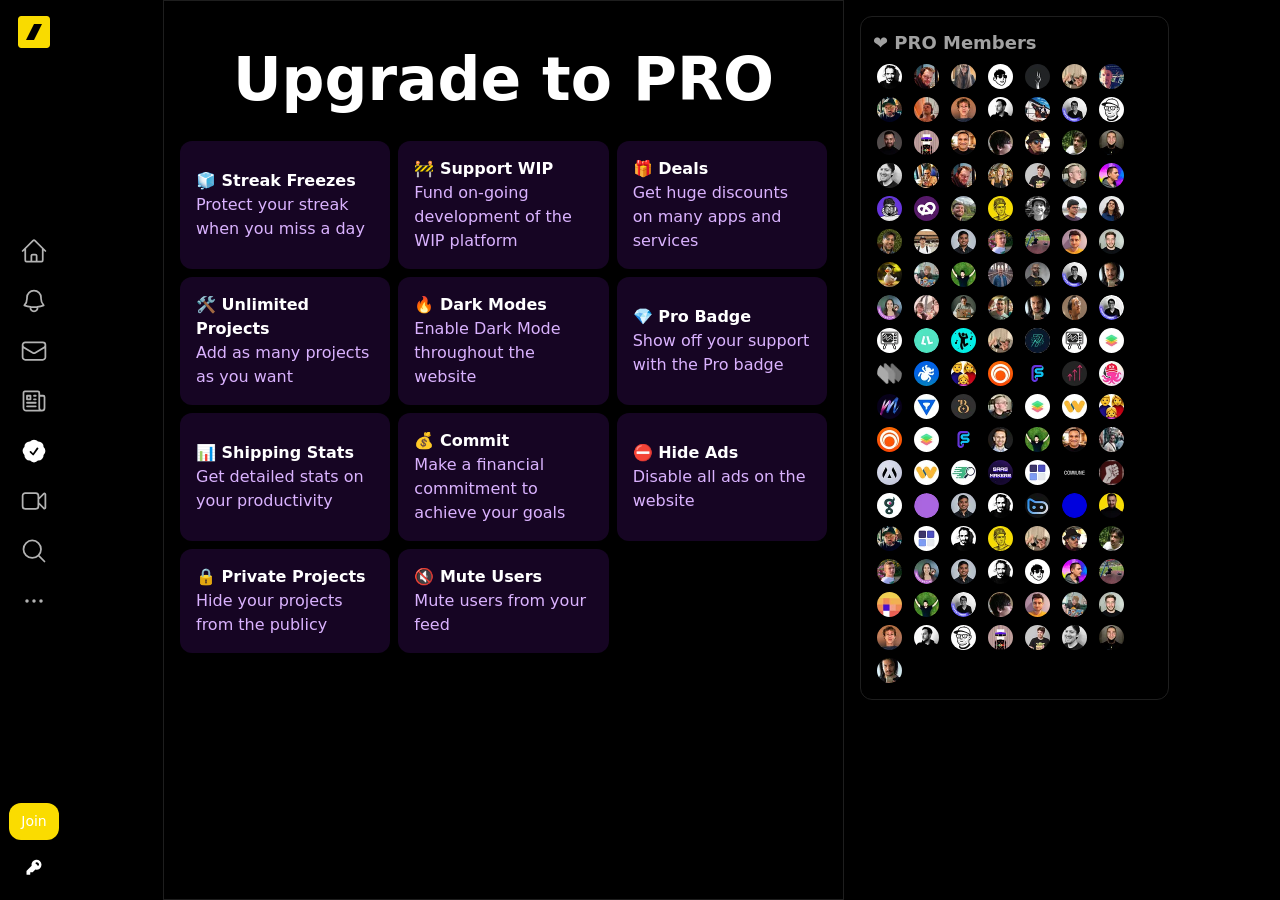
<file: pages/pro.html>
<!DOCTYPE html>
<html lang="en">
<head>
    <meta charset="UTF-8">
    <meta name="viewport" content="width=device-width, initial-scale=1.0">
    <title>pro</title>
    <link rel="icon" href="../images/wip-logo.svg">
    <link rel="stylesheet" href="../css/styles.css">
    <link rel="stylesheet" href="../css/pro.css">
</head>
<body>
    <div class="main-container">
    <!--side-bar-->
    <div class="sidebar">
        <div class="logo">
           <a href="../index.html"> <img src="../images/wip-logo.svg" alt="Logo"></a>
        </div>
        <div class="side-nav">
            <div class="side-nav-btn">
                <a href="../index.html" class="home hover-btn btn-not-active">
                    <svg xmlns="http://www.w3.org/2000/svg" fill="none" viewBox="0 0 24 24" stroke-width="1.5" stroke="currentColor" aria-hidden="true" data-slot="icon">
                        <path stroke-linecap="round" stroke-linejoin="round" d="M2.25 12L11.2045 3.04549C11.6438 2.60615 12.3562 2.60615 12.7955 3.04549L21.75 12M4.5 9.75V19.875C4.5 20.4963 5.00368 21 5.625 21H9.75V16.125C9.75 15.5037 10.2537 15 10.875 15H13.125C13.7463 15 14.25 15.5037 14.25 16.125V21H18.375C18.9963 21 19.5 20.4963 19.5 19.875V9.75M8.25 21H16.5"></path>
                    </svg>
                </a>
                <a href="login.html" class="notifications hover-btn btn-not-active">
                    <svg xmlns="http://www.w3.org/2000/svg" fill="none" viewBox="0 0 24 24" stroke-width="1.5" stroke="currentColor" aria-hidden="true" data-slot="icon" class="size-7 group-data-current-page:hidden">
                        <path stroke-linecap="round" stroke-linejoin="round" d="M14.857 17.082a23.848 23.848 0 0 0 5.454-1.31A8.967 8.967 0 0 1 18 9.75V9A6 6 0 0 0 6 9v.75a8.967 8.967 0 0 1-2.312 6.022c1.733.64 3.56 1.085 5.455 1.31m5.714 0a24.255 24.255 0 0 1-5.714 0m5.714 0a3 3 0 1 1-5.714 0"></path>
                    </svg>
                </a>
                <a href="login.html" class="email hover-btn btn-not-active">
                    <svg xmlns="http://www.w3.org/2000/svg" fill="none" viewBox="0 0 24 24" stroke-width="1.5" stroke="currentColor" aria-hidden="true" data-slot="icon">
                        <path stroke-linecap="round" stroke-linejoin="round" d="M21.75 6.75v10.5a2.25 2.25 0 0 1-2.25 2.25h-15a2.25 2.25 0 0 1-2.25-2.25V6.75m19.5 0A2.25 2.25 0 0 0 19.5 4.5h-15a2.25 2.25 0 0 0-2.25 2.25m19.5 0v.243a2.25 2.25 0 0 1-1.07 1.916l-7.5 4.615a2.25 2.25 0 0 1-2.36 0L3.32 8.91a2.25 2.25 0 0 1-1.07-1.916V6.75"></path>
                    </svg>
                </a>
                <a href="post.html" class="posts hover-btn btn-not-active">
                    <svg xmlns="http://www.w3.org/2000/svg" fill="none" viewBox="0 0 24 24" stroke-width="1.5" stroke="currentColor" aria-hidden="true" data-slot="icon">
                        <path stroke-linecap="round" stroke-linejoin="round" d="M12 7.5h1.5m-1.5 3h1.5m-7.5 3h7.5m-7.5 3h7.5m3-9h3.375c.621 0 1.125.504 1.125 1.125V18a2.25 2.25 0 0 1-2.25 2.25M16.5 7.5V18a2.25 2.25 0 0 0 2.25 2.25M16.5 7.5V4.875c0-.621-.504-1.125-1.125-1.125H4.125C3.504 3.75 3 4.254 3 4.875V18a2.25 2.25 0 0 0 2.25 2.25h13.5M6 7.5h3v3H6v-3Z"></path>
                    </svg>
                </a>
                <a href="pro.html" class="pro hover-btn btn-active">
                    <svg xmlns="http://www.w3.org/2000/svg" viewBox="0 0 24 24" fill="white" aria-hidden="true" data-slot="icon">
                        <path fill-rule="evenodd" d="M8.603 3.799A4.49 4.49 0 0 1 12 2.25c1.357 0 2.573.6 3.397 1.549a4.49 4.49 0 0 1 3.498 1.307 4.491 4.491 0 0 1 1.307 3.497A4.49 4.49 0 0 1 21.75 12a4.49 4.49 0 0 1-1.549 3.397 4.491 4.491 0 0 1-1.307 3.497 4.491 4.491 0 0 1-3.497 1.307A4.49 4.49 0 0 1 12 21.75a4.49 4.49 0 0 1-3.397-1.549 4.49 4.49 0 0 1-3.498-1.306 4.491 4.491 0 0 1-1.307-3.498A4.49 4.49 0 0 1 2.25 12c0-1.357.6-2.573 1.549-3.397a4.49 4.49 0 0 1 1.307-3.497 4.49 4.49 0 0 1 3.497-1.307Zm7.007 6.387a.75.75 0 1 0-1.22-.872l-3.236 4.53L9.53 12.22a.75.75 0 0 0-1.06 1.06l2.25 2.25a.75.75 0 0 0 1.14-.094l3.75-5.25Z" clip-rule="evenodd"></path>
                    </svg>
                </a>
                <a href="login.html" class="video hover-btn btn-not-active">
                    <svg xmlns="http://www.w3.org/2000/svg" fill="none" viewBox="0 0 24 24" stroke-width="1.5" stroke="currentColor" aria-hidden="true" data-slot="icon">
                        <path stroke-linecap="round" stroke-linejoin="round" d="m15.75 10.5 4.72-4.72a.75.75 0 0 1 1.28.53v11.38a.75.75 0 0 1-1.28.53l-4.72-4.72M4.5 18.75h9a2.25 2.25 0 0 0 2.25-2.25v-9a2.25 2.25 0 0 0-2.25-2.25h-9A2.25 2.25 0 0 0 2.25 7.5v9a2.25 2.25 0 0 0 2.25 2.25Z"></path>
                    </svg>
                </a>
                <a href="search.html" class="search hover-btn btn-not-active">
                    <svg xmlns="http://www.w3.org/2000/svg" fill="none" viewBox="0 0 24 24" stroke-width="1.5" stroke="currentColor" aria-hidden="true" data-slot="icon">
                        <path stroke-linecap="round" stroke-linejoin="round" d="m21 21-5.197-5.197m0 0A7.5 7.5 0 1 0 5.196 5.196a7.5 7.5 0 0 0 10.607 10.607Z"></path>
                    </svg>
                </a>
                <a href="more.html" class="three-do hover-btn btn-not-active">
                    <svg xmlns="http://www.w3.org/2000/svg" fill="none" viewBox="0 0 24 24" stroke-width="1.5" stroke="currentColor" aria-hidden="true" data-slot="icon">
                        <path stroke-linecap="round" stroke-linejoin="round" d="M6.75 12a.75.75 0 1 1-1.5 0 .75.75 0 0 1 1.5 0ZM12.75 12a.75.75 0 1 1-1.5 0 .75.75 0 0 1 1.5 0ZM18.75 12a.75.75 0 1 1-1.5 0 .75.75 0 0 1 1.5 0Z"></path>
                    </svg>
                </a>
            </div>
        </div>
        <div class="join-member">
            <a href="join.html" class="join">Join</a>
            <a href="login.html" class="acces-key">
                <svg xmlns="http://www.w3.org/2000/svg" viewBox="0 0 16 14" fill="currentColor" aria-hidden="true" data-slot="icon" class="size-7 group-data-current-page:hidden">
                    <path fill-rule="evenodd" d="M14 6a4 4 0 0 1-4.899 3.899l-1.955 1.955a.5.5 0 0 1-.353.146H5v1.5a.5.5 0 0 1-.5.5h-2a.5.5 0 0 1-.5-.5v-2.293a.5.5 0 0 1 .146-.353l3.955-3.955A4 4 0 1 1 14 6Zm-4-2a.75.75 0 0 0 0 1.5.5.5 0 0 1 .5.5.75.75 0 0 0 1.5 0 2 2 0 0 0-2-2Z" clip-rule="evenodd"></path>
                </svg>
            </a>
        </div>
    </div>
      <!--//side-bar-->
      <!--main-->
      <div class="main">
        <!--upgrade-to-pro-->
        <div class="upgrade-to-pro">
            <h3>Upgrade to PRO</h3>
            <div class="pro-container">
                <div class="pro-box">
                    <div class="pro-box-header">
                        <h4>🧊 Streak Freezes</h4>
                    </div>
                    <div class="pro-box-body">
                        <p>Protect your streak when you miss a day</p>
                    </div>
                </div>
                 <div class="pro-box">
                    <div class="pro-box-header">
                        <h4>🚧 Support WIP</h4>
                    </div>
                    <div class="pro-box-body">
                        <p>Fund on-going development of the WIP platform</p>
                    </div>
                </div>
                 <div class="pro-box">
                    <div class="pro-box-header">
                        <h4>🎁 Deals</h4>
                    </div>
                    <div class="pro-box-body">
                        <p>Get huge discounts on many apps and services</p>
                    </div>
                </div>
                 <div class="pro-box">
                    <div class="pro-box-header">
                        <h4>🛠️ Unlimited Projects</h4>
                    </div>
                    <div class="pro-box-body">
                        <p>Add as many projects as you want</p>
                    </div>
                </div>
                 <div class="pro-box">
                    <div class="pro-box-header">
                        <h4>🔥 Dark Modes</h4>
                    </div>
                    <div class="pro-box-body">
                        <p>Enable Dark Mode throughout the website</p>
                    </div>
                </div>
                 <div class="pro-box">
                    <div class="pro-box-header">
                        <h4>💎 Pro Badge</h4>
                    </div>
                    <div class="pro-box-body">
                        <p>Show off your support with the Pro badge</p>
                    </div>
                </div>
                 <div class="pro-box">
                    <div class="pro-box-header">
                        <h4>📊 Shipping Stats</h4>
                    </div>
                    <div class="pro-box-body">
                        <p>Get detailed stats on your productivity</p>
                    </div>
                </div>

                 <div class="pro-box">
                    <div class="pro-box-header">
                        <h4>💰 Commit</h4>
                    </div>
                    <div class="pro-box-body">
                        <p>Make a financial commitment to achieve your goals</p>
                    </div>
                </div>
                 <div class="pro-box">
                    <div class="pro-box-header">
                        <h4>⛔️ Hide Ads</h4>
                    </div>
                    <div class="pro-box-body">
                        <p>Disable all ads on the website</p>
                    </div>
                </div>
                 <div class="pro-box">
                    <div class="pro-box-header">
                        <h4>🔒 Private Projects</h4>
                    </div>
                    <div class="pro-box-body">
                        <p>Hide your projects from the publicy</p>
                    </div>
                </div>
                 <div class="pro-box">
                    <div class="pro-box-header">
                        <h4>🔇 Mute Users</h4>
                    </div>
                    <div class="pro-box-body">
                        <p>Mute users from your feed</p>
                    </div>
                </div>

            </div>
        </div>
        <!--//upgrade-to-pro-->
        <!--btn-nav-->
        <div class="btn-nav">
            <a href="../index.html" class="home hover-btn btn-not-active">
                 <svg xmlns="http://www.w3.org/2000/svg" fill="none" viewBox="0 0 24 24" stroke-width="1.5" stroke="currentColor" aria-hidden="true" data-slot="icon">
                        <path stroke-linecap="round" stroke-linejoin="round" d="M2.25 12L11.2045 3.04549C11.6438 2.60615 12.3562 2.60615 12.7955 3.04549L21.75 12M4.5 9.75V19.875C4.5 20.4963 5.00368 21 5.625 21H9.75V16.125C9.75 15.5037 10.2537 15 10.875 15H13.125C13.7463 15 14.25 15.5037 14.25 16.125V21H18.375C18.9963 21 19.5 20.4963 19.5 19.875V9.75M8.25 21H16.5"></path>
                    </svg>
            </a>
            <a href="search.html" class="search hover-btn btn-not-active">
                <svg xmlns="http://www.w3.org/2000/svg" fill="none" viewBox="0 0 24 24" stroke-width="1.5" stroke="currentColor" aria-hidden="true" data-slot="icon">
                    <path stroke-linecap="round" stroke-linejoin="round" d="m21 21-5.197-5.197m0 0A7.5 7.5 0 1 0 5.196 5.196a7.5 7.5 0 0 0 10.607 10.607Z"></path>
                </svg>
            </a>
            <a href="login.html" class="email hover-btn btn-not-active">
                <svg xmlns="http://www.w3.org/2000/svg" fill="none" viewBox="0 0 24 24" stroke-width="1.5" stroke="currentColor" aria-hidden="true" data-slot="icon">
                    <path stroke-linecap="round" stroke-linejoin="round" d="M21.75 6.75v10.5a2.25 2.25 0 0 1-2.25 2.25h-15a2.25 2.25 0 0 1-2.25-2.25V6.75m19.5 0A2.25 2.25 0 0 0 19.5 4.5h-15a2.25 2.25 0 0 0-2.25 2.25m19.5 0v.243a2.25 2.25 0 0 1-1.07 1.916l-7.5 4.615a2.25 2.25 0 0 1-2.36 0L3.32 8.91a2.25 2.25 0 0 1-1.07-1.916V6.75"></path>
                </svg>
            </a>
            <a href="login.html" class="notifications hover-btn btn-not-active">
                <svg xmlns="http://www.w3.org/2000/svg" fill="none" viewBox="0 0 24 24" stroke-width="1.5" stroke="currentColor" aria-hidden="true" data-slot="icon">
                    <path stroke-linecap="round" stroke-linejoin="round" d="M14.857 17.082a23.848 23.848 0 0 0 5.454-1.31A8.967 8.967 0 0 1 18 9.75V9A6 6 0 0 0 6 9v.75a8.967 8.967 0 0 1-2.312 6.022c1.733.64 3.56 1.085 5.455 1.31m5.714 0a24.255 24.255 0 0 1-5.714 0m5.714 0a3 3 0 1 1-5.714 0"></path>
                </svg>
            </a>
            <a href="more.html" class="three-do hover-btn btn-not-active">
                <svg xmlns="http://www.w3.org/2000/svg" fill="none" viewBox="0 0 24 24" stroke-width="1.5" stroke="currentColor" aria-hidden="true" data-slot="icon">
                    <path stroke-linecap="round" stroke-linejoin="round" d="M6.75 12a.75.75 0 1 1-1.5 0 .75.75 0 0 1 1.5 0ZM12.75 12a.75.75 0 1 1-1.5 0 .75.75 0 0 1 1.5 0ZM18.75 12a.75.75 0 1 1-1.5 0 .75.75 0 0 1 1.5 0Z"></path>
                </svg>
            </a>
        </div>
        <!--//btn-nav-->
<!--//main-->
<!--right-side-bar-->
<div class="right-side-bar">
    <div class="pro-members">
        <h3>❤️ PRO Members</h3>
        <div class="pro-members-imgs">
            <img src="../images/realvjy-50.png" alt="profile">
            <img src="../images/imiborbas-50.png" alt="profile">
            <img src="../images/cat-50.png" alt="profile">
            <img src="../images/ian-50.png" alt="profile">
            <img src="../images/ryanhefner-50.png" alt="profile">
            <img src="../images/levelsio-50.png" alt="profile">
            <img src="../images/Skatkov-50.png" alt="profile">
            <img src="../images/inch-50.png" alt="profile">
            <img src="../images/YahiaBakour-50.png" alt="profile">
            <img src="../images/eliott-50.png" alt="profile">
            <img src="../images/augis-50.png" alt="profile">
            <img src="../images/cheepo2109-50.png" alt="profile">
            <img src="../images/jasonleow-50.png" alt="profile">
            <img src="../images/wes-50.png" alt="profile">
            <img src="../images/mb_sumner-50.png" alt="profile">
            <img src="../images/gerbz-50.png" alt="profile">
            <img src="../images/navinpeiris-50.png" alt="profile">
            <img src="../images/hboon-50.png" alt="profile">
            <img src="../images/swizec-50.png" alt="profile">
            <img src="../images/Tom-50.png" alt="profile">
            <img src="../images/RaulOnRails-50.png" alt="profile">
            <img src="../images/jefftriplett-50.png" alt="profile">
            <img src="../images/rpish-50.png" alt="profile">
            <img src="../images/imiborbas-50.png" alt="profile">
            <img src="../images/juliaalvarez23-50.png" alt="profile">
            <img src="../images/SimJoSt-50.png" alt="profile">
            <img src="../images/poppacalypse-50.png" alt="profile">
            <img src="../images/romainsimon-50.png" alt="profile">
            <img src="../images/fajarsiddiq-50.png" alt="profile">
            <img src="../images/pretzelhands-50.png" alt="profile">
            <img src="../images/davidduwaer-50.png" alt="profile">
            <img src="../images/marc-50.png" alt="profile">
            <img src="../images/rrmdp-50.png" alt="profile">
            <img src="../images/ashiknesin-50.png" alt="profile">
            <img src="../images/celiarozalenm-50.png" alt="profile">
            <img src="../images/bouchdak-50.png" alt="profile">
            <img src="../images/jelmerdeboer-50.png" alt="profile">
            <img src="../images/shashank-50.png" alt="profile">
            <img src="../images/kyrylo-50.png" alt="profile">
            <img src="../images/Nomadsteve-50.png" alt="profile">
            <img src="../images/geertjan-50.png" alt="profile">
            <img src="../images/yaro-50.png" alt="profile">
            <img src="../images/sixty4bit-50.png" alt="profile">
            <img src="../images/valerian-50.png" alt="profile">
            <img src="../images/AndreyAzimov-50.png" alt="profile">
            <img src="../images/TheWayWithin-50.png" alt="profile">
            <img src="../images/ivanmorgillo-50.png" alt="profile">
            <img src="../images/jasonleow-50.png" alt="profile">
            <img src="../images/danielhemmati-50.png" alt="profile">
            <img src="../images/Paulina-50.png" alt="profile">
            <img src="../images/guidok2a-50.png" alt="profile">
            <img src="../images/Jankeesvw-50.png" alt="profile">
            <img src="../images/LeCoupa-50.png" alt="profile">
            <img src="../images/danielhemmati-50.png" alt="profile">
            <img src="../images/dmonnd.jpg" alt="profile">
            <img src="../images/jasonleow-25.png" alt="profile">
            <img src="../images/channelsurfer-50.png" alt="profile">
            <img src="../images/lifelog-50.png" alt="profile">
            <img src="../images/5878-50.png" alt="profile">
            <img src="../images/levelsio-50.png" alt="profile">
            <img src="../images/llmtrader7-50.png" alt="profile">
            <img src="../images/channelsurfer-50.png" alt="profile">
            <img src="../images/pluginsforcarrd-50.png" alt="profile">
            <img src="../images/saasboilerplates-50.png" alt="profile">
            <img src="../images/telebugs-50.png" alt="profile">
            <img src="../images/nnjlife-50.png" alt="profile">
            <img src="../images/overlayz-50.png" alt="profile">
            <img src="../images/fajarsiddiqfs-50.png" alt="profile">
            <img src="../images/upgroves-50.png" alt="profile">
            <img src="../images/kit-50.png" alt="profile">
            <img src="../images/melies-50.png" alt="profile">
            <img src="../images/telesink-50.png" alt="profile">
            <img src="../images/brg-50.png" alt="profile">
            <img src="../images/poppacalypse-25.png" alt="profile">
            <img src="../images/pluginsforcarrd-50.png" alt="profile">
            <img src="../images/wbsoai-50.png" alt="profile">
            <img src="../images/nnjlife-50.png" alt="profile">
            <img src="../images/overlayz-50.png" alt="profile">
            <img src="../images/pluginsforcarrd-50.png" alt="profile">
            <img src="../images/fajarsiddiqfs-50.png" alt="profile">
            <img src="../images/hugohamelcom-25.png" alt="profile">
            <img src="../images/AndreyAzimov-50.png" alt="profile">
            <img src="../images/navinpeiris-50.png" alt="profile">
            <img src="../images/jesse-25.png" alt="profile">
            <img src="../images/morflaxstudio-50.png" alt="profile">
            <img src="../images/wbsoai-50.png" alt="profile">
            <img src="../images/4998-50.png" alt="profile">
            <img src="../images/saasmakers-50.png" alt="profile">
            <img src="../images/resilienceclub-50.png" alt="profile">
            <img src="../images/commune-50.png" alt="profile">
            <img src="../images/askdimitri-50.png" alt="profile">
            <img src="../images/mygoo-50.png" alt="profile">
            <img src="../images/branddev-50.png" alt="profile">
            <img src="../images/shashank-50.png" alt="profile">
            <img src="../images/realvjy-25.png" alt="profile">
            <img src="../images/brokerbot-50.png" alt="profile">
            <img src="../images/calmcompanies-50.png" alt="profile">
            <img src="../images/6063-50.png" alt="profile">
            <img src="../images/inch-50.png" alt="profile">
            <img src="../images/resilienceclub-50.png" alt="profile">
            <img src="../images/realvjy-25.png" alt="profile">
            <img src="../images/marc-50.png" alt="profile">
            <img src="../images/levelsio-50.png" alt="profile">
            <img src="../images/swizec-50.png" alt="profile">
            <img src="../images/Tom-50.png" alt="profile">
            <img src="../images/kyrylo-50.png" alt="profile">
            <img src="../images/Paulina-50.png" alt="profile">
            <img src="../images/shashank-50.png" alt="profile">
            <img src="../images/realvjy-50.png" alt="profile">
            <img src="../images/ian-50.png" alt="profile">
            <img src="../images/romainsimon-50.png" alt="profile">
            <img src="../images/Nomadsteve-50.png" alt="profile">
            <img src="../images/benno-50.png" alt="profile">
            <img src="../images/AndreyAzimov-50.png" alt="profile">
            <img src="../images/jasonleow-50.png" alt="profile">
            <img src="../images/hboon-50.png" alt="profile">
            <img src="../images/geertjan-50.png" alt="profile">
            <img src="../images/valerian-50.png" alt="profile">
            <img src="../images/yaro-50.png" alt="profile">
            <img src="../images/eliott-50.png" alt="profile">
            <img src="../images/augis-50.png" alt="profile">
            <img src="../images/wes-50.png" alt="profile">
            <img src="../images/gerbz-50.png" alt="profile">
            <img src="../images/SimJoSt-50.png" alt="profile">
            <img src="../images/jefftriplett-50.png" alt="profile">
            <img src="../images/RaulOnRails-50.png" alt="profile">
            <img src="../images/danielhemmati-50.png" alt="profile">
        </div>
    </div>
<!--//right-side-bar-->
    </div>
    </div>
    </div>
</body>
</html>
</file>
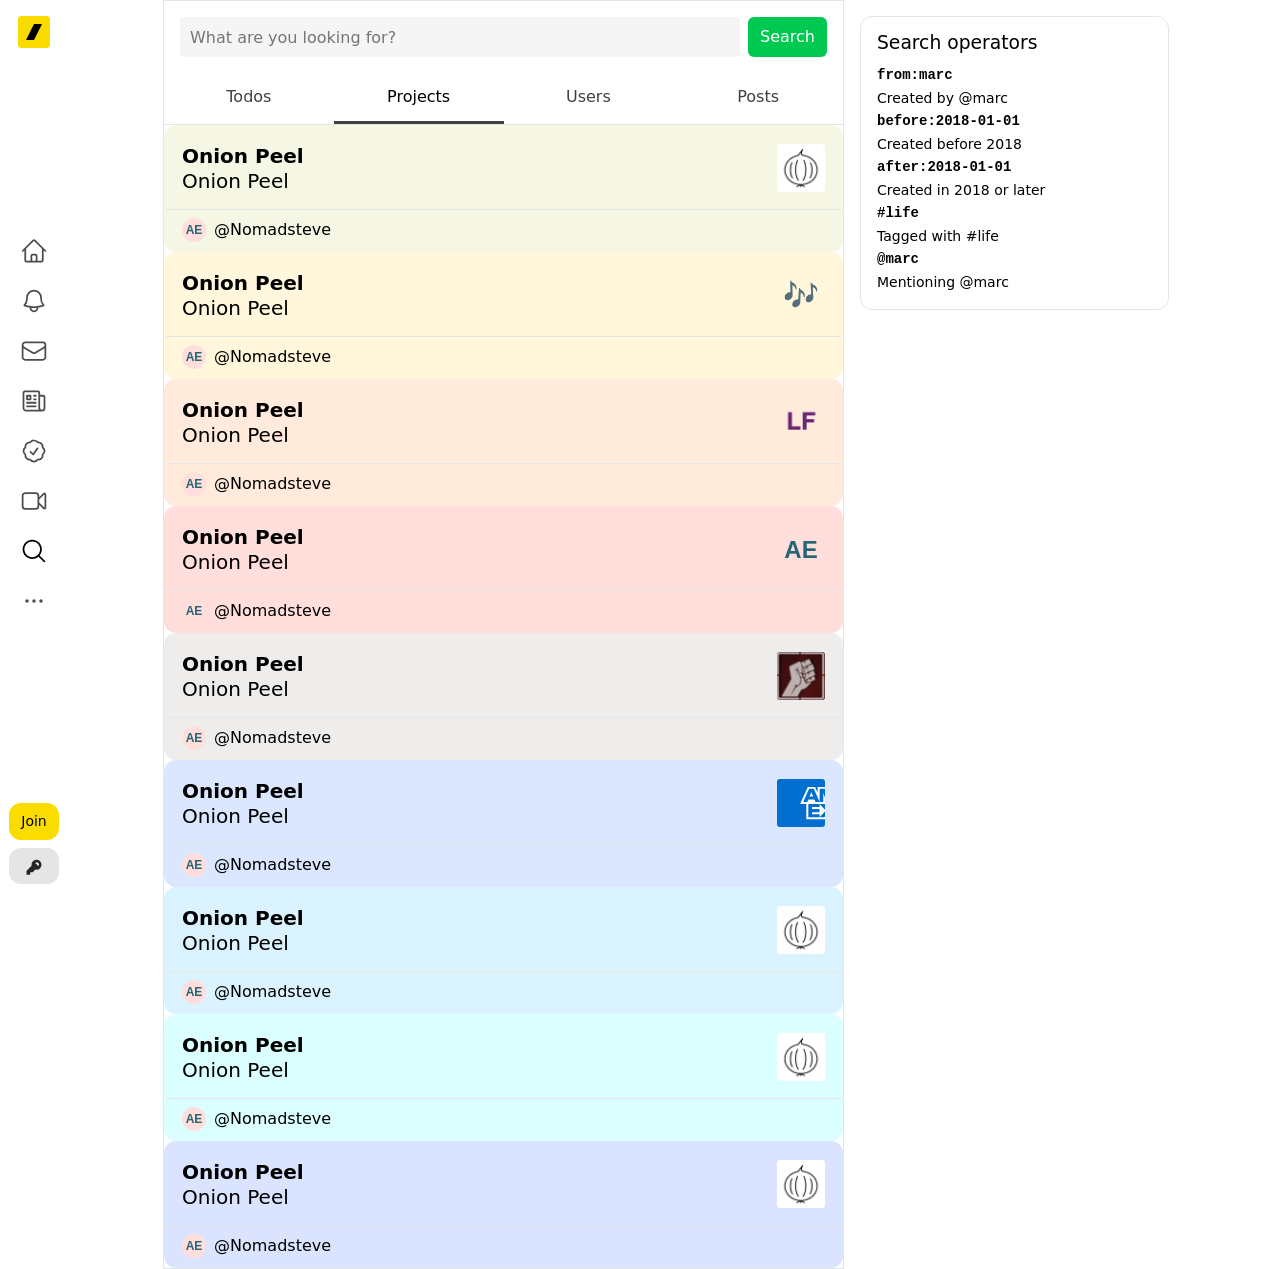
<file: pages/project.html>
<!DOCTYPE html>
<html lang="en">
<head>
    <meta charset="UTF-8">
    <meta name="viewport" content="width=device-width, initial-scale=1.0">
    <title>project</title>
    <link rel="icon" href="../images/wip-logo.svg">
    <link rel="stylesheet" href="../css/styles.css">
    <link rel="stylesheet" href="../css/search.css">
    <link rel="stylesheet" href="../css/project.css">
</head>
<body>
    <div class="main-container">
    <!--side-bar-->
    <div class="sidebar">
        <div class="logo">
           <a href="../index.html"> <img src="../images/wip-logo.svg" alt="Logo"></a>
        </div>
        <div class="side-nav">
            <div class="side-nav-btn">
                <a href="../index.html" class="home hover-btn btn-not-active">
                    <svg xmlns="http://www.w3.org/2000/svg" fill="none" viewBox="0 0 24 24" stroke-width="1.5" stroke="currentColor" aria-hidden="true" data-slot="icon">
                        <path stroke-linecap="round" stroke-linejoin="round" d="M2.25 12L11.2045 3.04549C11.6438 2.60615 12.3562 2.60615 12.7955 3.04549L21.75 12M4.5 9.75V19.875C4.5 20.4963 5.00368 21 5.625 21H9.75V16.125C9.75 15.5037 10.2537 15 10.875 15H13.125C13.7463 15 14.25 15.5037 14.25 16.125V21H18.375C18.9963 21 19.5 20.4963 19.5 19.875V9.75M8.25 21H16.5"></path>
                    </svg>
                </a>
                <a href="login.html" class="notifications hover-btn btn-not-active">
                    <svg xmlns="http://www.w3.org/2000/svg" fill="none" viewBox="0 0 24 24" stroke-width="1.5" stroke="currentColor" aria-hidden="true" data-slot="icon" class="size-7 group-data-current-page:hidden">
                        <path stroke-linecap="round" stroke-linejoin="round" d="M14.857 17.082a23.848 23.848 0 0 0 5.454-1.31A8.967 8.967 0 0 1 18 9.75V9A6 6 0 0 0 6 9v.75a8.967 8.967 0 0 1-2.312 6.022c1.733.64 3.56 1.085 5.455 1.31m5.714 0a24.255 24.255 0 0 1-5.714 0m5.714 0a3 3 0 1 1-5.714 0"></path>
                    </svg>
                </a>
                <a href="login.html" class="email hover-btn btn-not-active">
                    <svg xmlns="http://www.w3.org/2000/svg" fill="none" viewBox="0 0 24 24" stroke-width="1.5" stroke="currentColor" aria-hidden="true" data-slot="icon">
                        <path stroke-linecap="round" stroke-linejoin="round" d="M21.75 6.75v10.5a2.25 2.25 0 0 1-2.25 2.25h-15a2.25 2.25 0 0 1-2.25-2.25V6.75m19.5 0A2.25 2.25 0 0 0 19.5 4.5h-15a2.25 2.25 0 0 0-2.25 2.25m19.5 0v.243a2.25 2.25 0 0 1-1.07 1.916l-7.5 4.615a2.25 2.25 0 0 1-2.36 0L3.32 8.91a2.25 2.25 0 0 1-1.07-1.916V6.75"></path>
                    </svg>
                </a>
                <a href="post.html" class="posts hover-btn btn-not-active">
                    <svg xmlns="http://www.w3.org/2000/svg" fill="none" viewBox="0 0 24 24" stroke-width="1.5" stroke="currentColor" aria-hidden="true" data-slot="icon">
                        <path stroke-linecap="round" stroke-linejoin="round" d="M12 7.5h1.5m-1.5 3h1.5m-7.5 3h7.5m-7.5 3h7.5m3-9h3.375c.621 0 1.125.504 1.125 1.125V18a2.25 2.25 0 0 1-2.25 2.25M16.5 7.5V18a2.25 2.25 0 0 0 2.25 2.25M16.5 7.5V4.875c0-.621-.504-1.125-1.125-1.125H4.125C3.504 3.75 3 4.254 3 4.875V18a2.25 2.25 0 0 0 2.25 2.25h13.5M6 7.5h3v3H6v-3Z"></path>
                    </svg>
                </a>
                <a href="pro.html" class="pro hover-btn btn-not-active">
                    <svg xmlns="http://www.w3.org/2000/svg" fill="none" viewBox="0 0 24 24" stroke-width="1.5" stroke="currentColor" aria-hidden="true" data-slot="icon">
                        <path stroke-linecap="round" stroke-linejoin="round" d="M9 12.75 11.25 15 15 9.75M21 12c0 1.268-.63 2.39-1.593 3.068a3.745 3.745 0 0 1-1.043 3.296 3.745 3.745 0 0 1-3.296 1.043A3.745 3.745 0 0 1 12 21c-1.268 0-2.39-.63-3.068-1.593a3.746 3.746 0 0 1-3.296-1.043 3.745 3.745 0 0 1-1.043-3.296A3.745 3.745 0 0 1 3 12c0-1.268.63-2.39 1.593-3.068a3.745 3.745 0 0 1 1.043-3.296 3.746 3.746 0 0 1 3.296-1.043A3.746 3.746 0 0 1 12 3c1.268 0 2.39.63 3.068 1.593a3.746 3.746 0 0 1 3.296 1.043 3.746 3.746 0 0 1 1.043 3.296A3.745 3.745 0 0 1 21 12Z"></path>
                    </svg>
                </a>
                <a href="login.html" class="video hover-btn btn-not-active">
                    <svg xmlns="http://www.w3.org/2000/svg" fill="none" viewBox="0 0 24 24" stroke-width="1.5" stroke="currentColor" aria-hidden="true" data-slot="icon">
                        <path stroke-linecap="round" stroke-linejoin="round" d="m15.75 10.5 4.72-4.72a.75.75 0 0 1 1.28.53v11.38a.75.75 0 0 1-1.28.53l-4.72-4.72M4.5 18.75h9a2.25 2.25 0 0 0 2.25-2.25v-9a2.25 2.25 0 0 0-2.25-2.25h-9A2.25 2.25 0 0 0 2.25 7.5v9a2.25 2.25 0 0 0 2.25 2.25Z"></path>
                    </svg>
                </a>
                <a href="search.html" class="search hover-btn btn-active">
                    <svg xmlns="http://www.w3.org/2000/svg" viewBox="0 0 24 24" fill="currentColor" aria-hidden="true" data-slot="icon">
                        <path fill-rule="evenodd" clip-rule="evenodd" d="M10.5 3.75C6.77208 3.75 3.75 6.77208 3.75 10.5C3.75 14.2279 6.77208 17.25 10.5 17.25C12.3642 17.25 14.0506 16.4953 15.273 15.273C16.4953 14.0506 17.25 12.3642 17.25 10.5C17.25 6.77208 14.2279 3.75 10.5 3.75ZM2.25 10.5C2.25 5.94365 5.94365 2.25 10.5 2.25C15.0563 2.25 18.75 5.94365 18.75 10.5C18.75 12.5078 18.032 14.3491 16.8399 15.7793L21.5303 20.4697C21.8232 20.7626 21.8232 21.2374 21.5303 21.5303C21.2374 21.8232 20.7626 21.8232 20.4697 21.5303L15.7793 16.8399C14.3491 18.032 12.5078 18.75 10.5 18.75C5.94365 18.75 2.25 15.0563 2.25 10.5Z"></path>
                    </svg>
                </a>
                <a href="more.html" class="three-do hover-btn btn-not-active">
                    <svg xmlns="http://www.w3.org/2000/svg" fill="none" viewBox="0 0 24 24" stroke-width="1.5" stroke="currentColor" aria-hidden="true" data-slot="icon">
                        <path stroke-linecap="round" stroke-linejoin="round" d="M6.75 12a.75.75 0 1 1-1.5 0 .75.75 0 0 1 1.5 0ZM12.75 12a.75.75 0 1 1-1.5 0 .75.75 0 0 1 1.5 0ZM18.75 12a.75.75 0 1 1-1.5 0 .75.75 0 0 1 1.5 0Z"></path>
                    </svg>
                </a>
            </div>
        </div>
        <div class="join-member">
            <a href="join.html" class="join">Join</a>
            <a href="login.html" class="acces-key">
                <svg xmlns="http://www.w3.org/2000/svg" viewBox="0 0 16 14" fill="currentColor" aria-hidden="true" data-slot="icon" class="size-7 group-data-current-page:hidden">
                    <path fill-rule="evenodd" d="M14 6a4 4 0 0 1-4.899 3.899l-1.955 1.955a.5.5 0 0 1-.353.146H5v1.5a.5.5 0 0 1-.5.5h-2a.5.5 0 0 1-.5-.5v-2.293a.5.5 0 0 1 .146-.353l3.955-3.955A4 4 0 1 1 14 6Zm-4-2a.75.75 0 0 0 0 1.5.5.5 0 0 1 .5.5.75.75 0 0 0 1.5 0 2 2 0 0 0-2-2Z" clip-rule="evenodd"></path>
                </svg>
            </a>
        </div>
    </div>
      <!--//side-bar-->
      <!--main-->
      <div class="main">
        <!--post-contents-->
        <div class="post-contents">
            <div class="search-post-page">
                <input type="text" placeholder="What are you looking for?">
                <span>Search</span>
            </div>
              <div class="post-contents-switch-bar">
                <div class="post-contents-switch-bar-btn">
                    <a href="search.html" class="not-active active-tap">Todos</a>
                    <a href="project.html" class="active-tap">Projects</a>
                    <a href="user.html" class="not-active active-tap">Users</a>
                    <a href="posttwo.html" class="not-active active-tap">Posts</a>
                </div>
            </div>
            <div class="project">
                <div class="project-header">
                    <div class="title-details">
                        <div class="project-header-title">Onion Peel</div>
                        <div class="project-header-dec">Onion Peel</div>
                    </div>
                    <div class="project-img">
                        <img src="../images/onion.webp" alt="Project">
                    </div>
                </div>
                <div class="project-footer">
                    <div class="project-pf">
                        <img src="../images/ae.svg" alt="project">
                        <span>@Nomadsteve</span>
                    </div>
                </div>
            </div>
              <div class="project dark-yellow">
                <div class="project-header">
                    <div class="title-details">
                        <div class="project-header-title">Onion Peel</div>
                        <div class="project-header-dec">Onion Peel</div>
                    </div>
                    <div class="project-img">
                        <img src="../images/lyrics.svg" alt="Project">
                    </div>
                </div>
                <div class="project-footer">
                    <div class="project-pf">
                        <img src="../images/ae.svg" alt="project">
                        <span>@Nomadsteve</span>
                    </div>
                </div>
            </div>
              <div class="project light-pink">
                <div class="project-header">
                    <div class="title-details">
                        <div class="project-header-title">Onion Peel</div>
                        <div class="project-header-dec">Onion Peel</div>
                    </div>
                    <div class="project-img">
                        <img src="../images/lf.png" alt="Project">
                    </div>
                </div>
                <div class="project-footer">
                    <div class="project-pf">
                        <img src="../images/ae.svg" alt="project">
                        <span>@Nomadsteve</span>
                    </div>
                </div>
            </div>
              <div class="project hard-pink">
                <div class="project-header">
                    <div class="title-details">
                        <div class="project-header-title">Onion Peel</div>
                        <div class="project-header-dec">Onion Peel</div>
                    </div>
                    <div class="project-img">
                        <img src="../images/ae.svg" alt="Project">
                    </div>
                </div>
                <div class="project-footer">
                    <div class="project-pf">
                        <img src="../images/ae.svg" alt="project">
                        <span>@Nomadsteve</span>
                    </div>
                </div>
            </div>
              <div class="project hard-gray">
                <div class="project-header">
                    <div class="title-details">
                        <div class="project-header-title">Onion Peel</div>
                        <div class="project-header-dec">Onion Peel</div>
                    </div>
                    <div class="project-img">
                        <img src="../images/hand.webp" alt="Project">
                    </div>
                </div>
                <div class="project-footer">
                    <div class="project-pf">
                        <img src="../images/ae.svg" alt="project">
                        <span>@Nomadsteve</span>
                    </div>
                </div>
            </div>
            <div class="project purple">
                <div class="project-header">
                    <div class="title-details">
                        <div class="project-header-title">Onion Peel</div>
                        <div class="project-header-dec">Onion Peel</div>
                    </div>
                    <div class="project-img">
                        <img src="../images/amex.svg" alt="Project">
                    </div>
                </div>
                <div class="project-footer">
                    <div class="project-pf">
                        <img src="../images/ae.svg" alt="project">
                        <span>@Nomadsteve</span>
                    </div>
                </div>
            </div>
              <div class="project blue-gray">
                <div class="project-header">
                    <div class="title-details">
                        <div class="project-header-title">Onion Peel</div>
                        <div class="project-header-dec">Onion Peel</div>
                    </div>
                    <div class="project-img">
                        <img src="../images/onion.webp" alt="Project">
                    </div>
                </div>
                <div class="project-footer">
                    <div class="project-pf">
                        <img src="../images/ae.svg" alt="project">
                        <span>@Nomadsteve</span>
                    </div>
                </div>
            </div>
              <div class="project blue-sky">
                <div class="project-header">
                    <div class="title-details">
                        <div class="project-header-title">Onion Peel</div>
                        <div class="project-header-dec">Onion Peel</div>
                    </div>
                    <div class="project-img">
                        <img src="../images/onion.webp" alt="Project">
                    </div>
                </div>
                <div class="project-footer">
                    <div class="project-pf">
                        <img src="../images/ae.svg" alt="project">
                        <span>@Nomadsteve</span>
                    </div>
                </div>
            </div>
              <div class="project light-green">
                <div class="project-header">
                    <div class="title-details">
                        <div class="project-header-title">Onion Peel</div>
                        <div class="project-header-dec">Onion Peel</div>
                    </div>
                    <div class="project-img">
                        <img src="../images/onion.webp" alt="Project">
                    </div>
                </div>
                <div class="project-footer">
                    <div class="project-pf">
                        <img src="../images/ae.svg" alt="project">
                        <span>@Nomadsteve</span>
                    </div>
                </div>
            </div>
   <!--//post-contents-->
   <!--btn-nav-->
   <div class="btn-nav">
 <a href="../index.html" class="home hover-btn btn-not-active">
                    <svg xmlns="http://www.w3.org/2000/svg" fill="none" viewBox="0 0 24 24" stroke-width="1.5" stroke="currentColor" aria-hidden="true" data-slot="icon">
                        <path stroke-linecap="round" stroke-linejoin="round" d="M2.25 12L11.2045 3.04549C11.6438 2.60615 12.3562 2.60615 12.7955 3.04549L21.75 12M4.5 9.75V19.875C4.5 20.4963 5.00368 21 5.625 21H9.75V16.125C9.75 15.5037 10.2537 15 10.875 15H13.125C13.7463 15 14.25 15.5037 14.25 16.125V21H18.375C18.9963 21 19.5 20.4963 19.5 19.875V9.75M8.25 21H16.5"></path>
                    </svg>
                </a>
                 <a href="search.html" class="search hover-btn btn-active">
                    <svg xmlns="http://www.w3.org/2000/svg" viewBox="0 0 24 24" fill="currentColor" aria-hidden="true" data-slot="icon">
                        <path fill-rule="evenodd" clip-rule="evenodd" d="M10.5 3.75C6.77208 3.75 3.75 6.77208 3.75 10.5C3.75 14.2279 6.77208 17.25 10.5 17.25C12.3642 17.25 14.0506 16.4953 15.273 15.273C16.4953 14.0506 17.25 12.3642 17.25 10.5C17.25 6.77208 14.2279 3.75 10.5 3.75ZM2.25 10.5C2.25 5.94365 5.94365 2.25 10.5 2.25C15.0563 2.25 18.75 5.94365 18.75 10.5C18.75 12.5078 18.032 14.3491 16.8399 15.7793L21.5303 20.4697C21.8232 20.7626 21.8232 21.2374 21.5303 21.5303C21.2374 21.8232 20.7626 21.8232 20.4697 21.5303L15.7793 16.8399C14.3491 18.032 12.5078 18.75 10.5 18.75C5.94365 18.75 2.25 15.0563 2.25 10.5Z"></path>
                    </svg>
                </a>
                 <a href="#" class="email hover-btn btn-not-active">
                    <svg xmlns="http://www.w3.org/2000/svg" fill="none" viewBox="0 0 24 24" stroke-width="1.5" stroke="currentColor" aria-hidden="true" data-slot="icon" class="size-7 group-data-current-page:hidden">
                        <path stroke-linecap="round" stroke-linejoin="round" d="M21.75 6.75v10.5a2.25 2.25 0 0 1-2.25 2.25h-15a2.25 2.25 0 0 1-2.25-2.25V6.75m19.5 0A2.25 2.25 0 0 0 19.5 4.5h-15a2.25 2.25 0 0 0-2.25 2.25m19.5 0v.243a2.25 2.25 0 0 1-1.07 1.916l-7.5 4.615a2.25 2.25 0 0 1-2.36 0L3.32 8.91a2.25 2.25 0 0 1-1.07-1.916V6.75"></path>
                    </svg>
                </a>
                <a href="#" class="notifications hover-btn btn-not-active">
                    <svg xmlns="http://www.w3.org/2000/svg" fill="none" viewBox="0 0 24 24" stroke-width="1.5" stroke="currentColor" aria-hidden="true" data-slot="icon" class="size-7 group-data-current-page:hidden">
                        <path stroke-linecap="round" stroke-linejoin="round" d="M14.857 17.082a23.848 23.848 0 0 0 5.454-1.31A8.967 8.967 0 0 1 18 9.75V9A6 6 0 0 0 6 9v.75a8.967 8.967 0 0 1-2.312 6.022c1.733.64 3.56 1.085 5.455 1.31m5.714 0a24.255 24.255 0 0 1-5.714 0m5.714 0a3 3 0 1 1-5.714 0"></path>
                    </svg>
                </a>
                 <a href="more.html" class="three-do hover-btn btn-not-active">
                    <svg xmlns="http://www.w3.org/2000/svg" fill="none" viewBox="0 0 24 24" stroke-width="1.5" stroke="currentColor" aria-hidden="true" data-slot="icon" class="size-7 group-data-current-page:hidden">
                        <path stroke-linecap="round" stroke-linejoin="round" d="M6.75 12a.75.75 0 1 1-1.5 0 .75.75 0 0 1 1.5 0ZM12.75 12a.75.75 0 1 1-1.5 0 .75.75 0 0 1 1.5 0ZM18.75 12a.75.75 0 1 1-1.5 0 .75.75 0 0 1 1.5 0Z"></path>
                    </svg>
                </a>
   </div>
   <!--//btn-nav-->
</div>
<!--//main-->
<!--right-side-bar-->
<div class="right-side-bar">
    <div class="search-operators">
        <h3>Search operators</h3>
        <div class="search-ops-contents">
            <p class="search-ops-title">from:marc</p>
            <p>Created by @marc</p>
              <p class="search-ops-title">before:2018-01-01</p>
            <p>Created before 2018</p>
              <p class="search-ops-title">after:2018-01-01</p>
            <p>Created in 2018 or later</p>
              <p class="search-ops-title">#life</p>
            <p>Tagged with #life</p>
             <p class="search-ops-title">@marc</p>
            <p>Mentioning @marc</p>
        </div>
    </div>
<!--//right-side-bar-->
    </div>
    </div>
    </div>
</body>
</html>
</file>
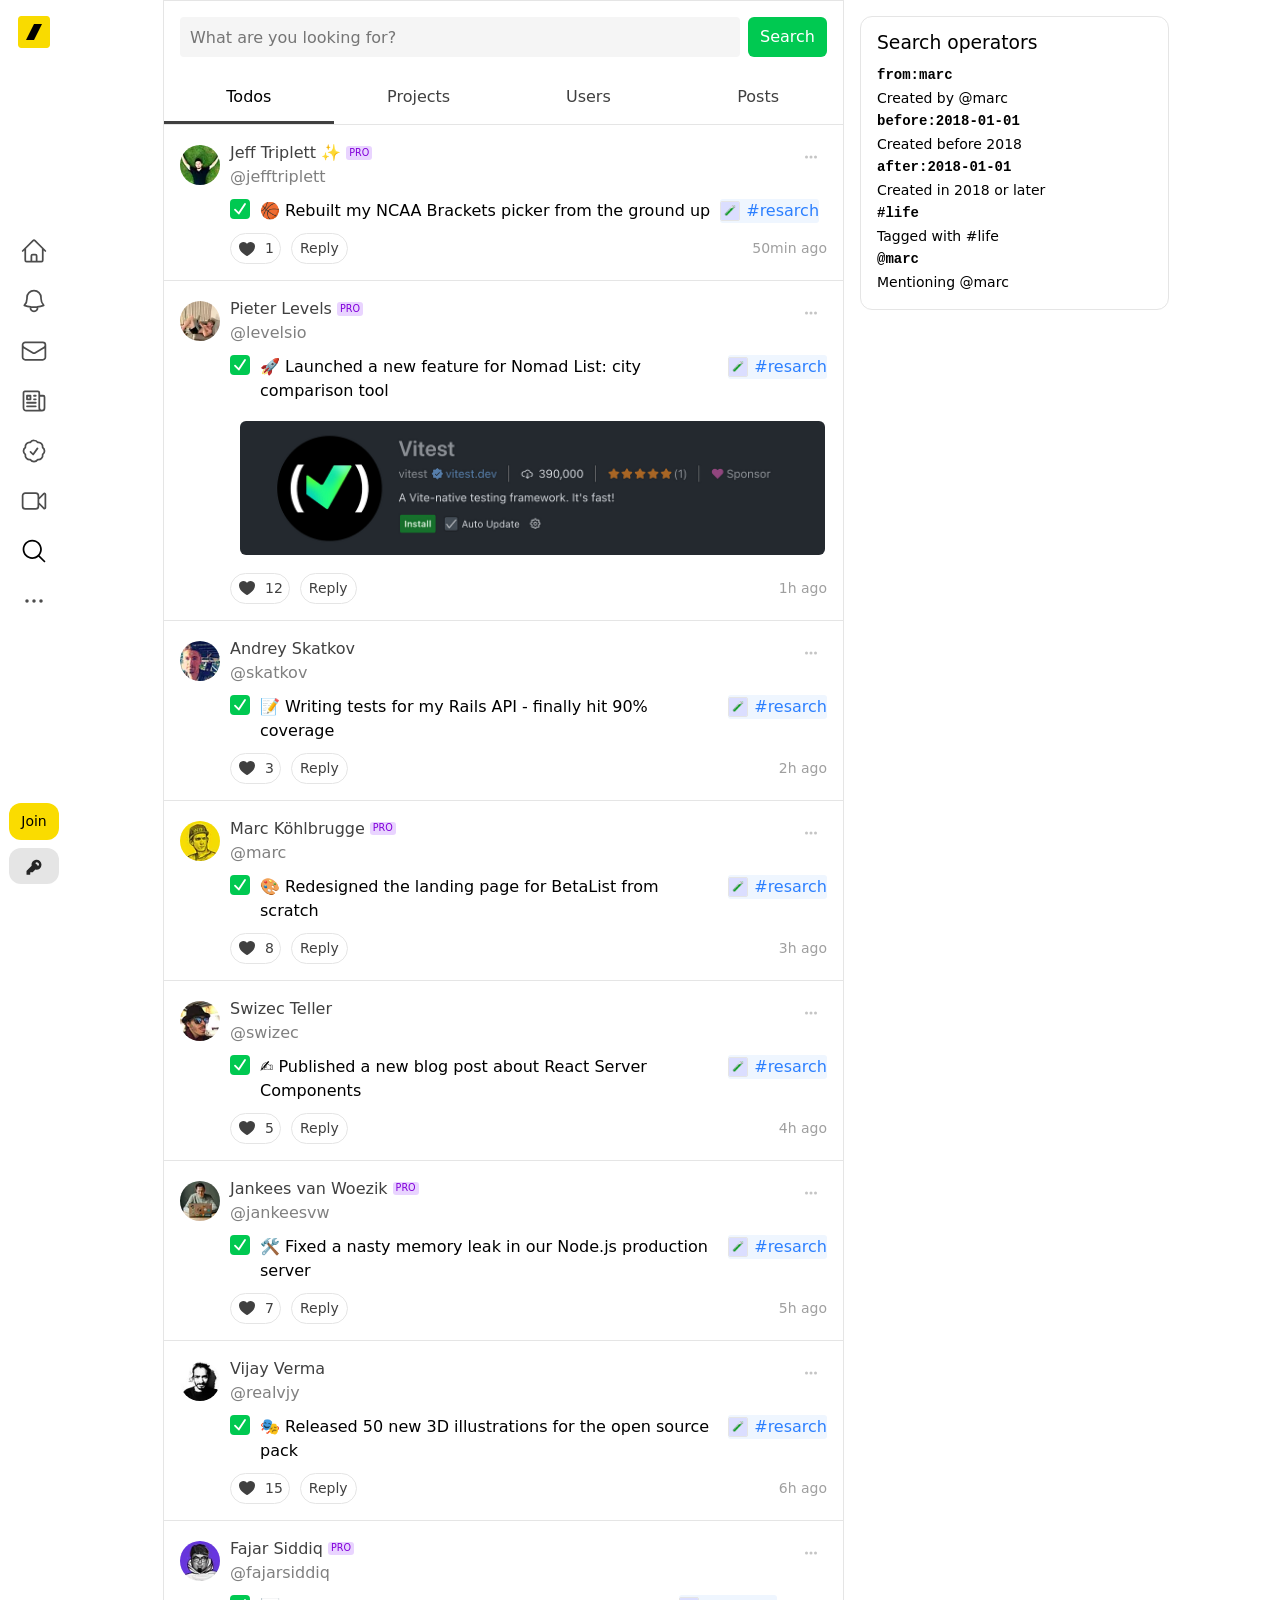
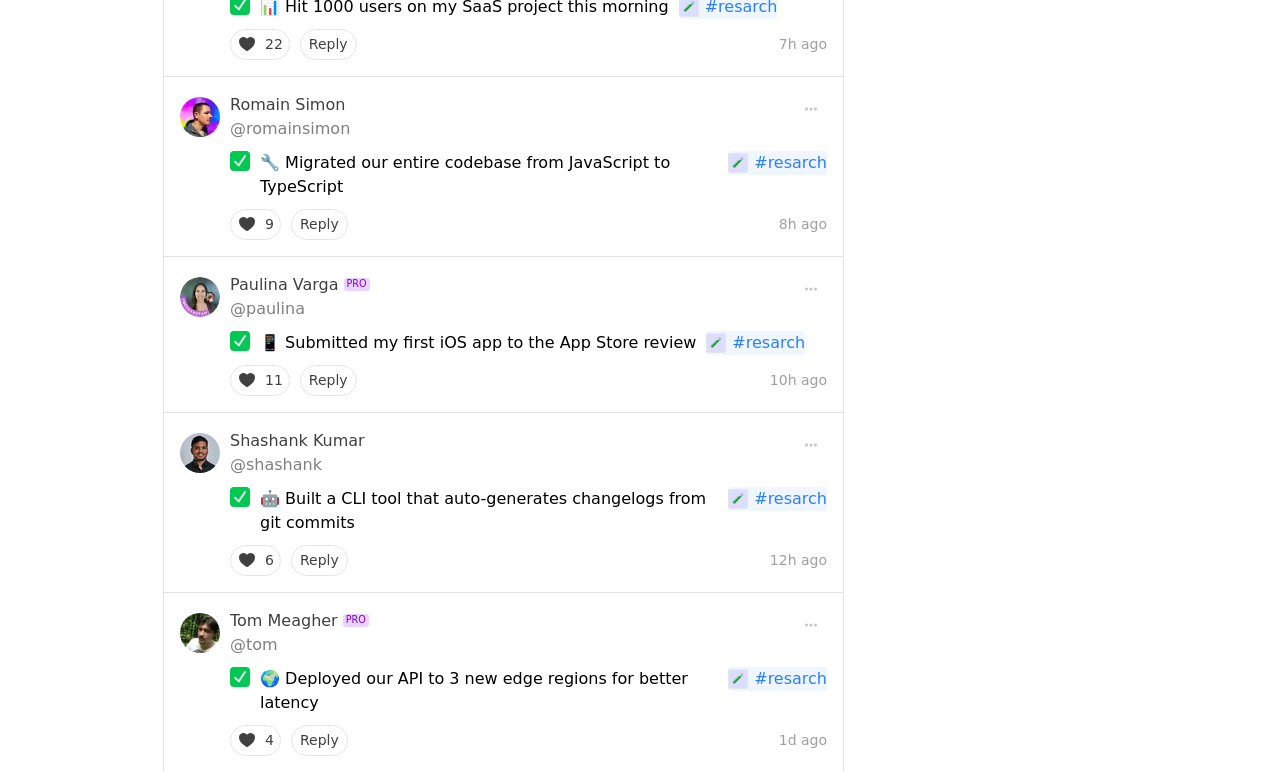
<file: pages/search.html>
<!DOCTYPE html>
<html lang="en">
<head>
    <meta charset="UTF-8">
    <meta name="viewport" content="width=device-width, initial-scale=1.0">
    <title>search</title>
    <link rel="icon" href="../images/wip-logo.svg">
    <link rel="stylesheet" href="../css/styles.css">
    <link rel="stylesheet" href="../css/search.css">
</head>
<body>
    <div class="main-container">
    <!--side-bar-->
    <div class="sidebar">
        <div class="logo">
           <a href="../index.html"> <img src="../images/wip-logo.svg" alt="Logo"></a>
        </div>
        <div class="side-nav">
            <div class="side-nav-btn">
                <a href="../index.html" class="home hover-btn btn-not-active">
                    <svg xmlns="http://www.w3.org/2000/svg" fill="none" viewBox="0 0 24 24" stroke-width="1.5" stroke="currentColor" aria-hidden="true" data-slot="icon">
                        <path stroke-linecap="round" stroke-linejoin="round" d="M2.25 12L11.2045 3.04549C11.6438 2.60615 12.3562 2.60615 12.7955 3.04549L21.75 12M4.5 9.75V19.875C4.5 20.4963 5.00368 21 5.625 21H9.75V16.125C9.75 15.5037 10.2537 15 10.875 15H13.125C13.7463 15 14.25 15.5037 14.25 16.125V21H18.375C18.9963 21 19.5 20.4963 19.5 19.875V9.75M8.25 21H16.5"></path>
                    </svg>
                </a>
                <a href="login.html" class="notifications hover-btn btn-not-active">
                    <svg xmlns="http://www.w3.org/2000/svg" fill="none" viewBox="0 0 24 24" stroke-width="1.5" stroke="currentColor" aria-hidden="true" data-slot="icon" class="size-7 group-data-current-page:hidden">
                        <path stroke-linecap="round" stroke-linejoin="round" d="M14.857 17.082a23.848 23.848 0 0 0 5.454-1.31A8.967 8.967 0 0 1 18 9.75V9A6 6 0 0 0 6 9v.75a8.967 8.967 0 0 1-2.312 6.022c1.733.64 3.56 1.085 5.455 1.31m5.714 0a24.255 24.255 0 0 1-5.714 0m5.714 0a3 3 0 1 1-5.714 0"></path>
                    </svg>
                </a>
                <a href="login.html" class="email hover-btn btn-not-active">
                    <svg xmlns="http://www.w3.org/2000/svg" fill="none" viewBox="0 0 24 24" stroke-width="1.5" stroke="currentColor" aria-hidden="true" data-slot="icon">
                        <path stroke-linecap="round" stroke-linejoin="round" d="M21.75 6.75v10.5a2.25 2.25 0 0 1-2.25 2.25h-15a2.25 2.25 0 0 1-2.25-2.25V6.75m19.5 0A2.25 2.25 0 0 0 19.5 4.5h-15a2.25 2.25 0 0 0-2.25 2.25m19.5 0v.243a2.25 2.25 0 0 1-1.07 1.916l-7.5 4.615a2.25 2.25 0 0 1-2.36 0L3.32 8.91a2.25 2.25 0 0 1-1.07-1.916V6.75"></path>
                    </svg>
                </a>
                <a href="post.html" class="posts hover-btn btn-not-active">
                    <svg xmlns="http://www.w3.org/2000/svg" fill="none" viewBox="0 0 24 24" stroke-width="1.5" stroke="currentColor" aria-hidden="true" data-slot="icon">
                        <path stroke-linecap="round" stroke-linejoin="round" d="M12 7.5h1.5m-1.5 3h1.5m-7.5 3h7.5m-7.5 3h7.5m3-9h3.375c.621 0 1.125.504 1.125 1.125V18a2.25 2.25 0 0 1-2.25 2.25M16.5 7.5V18a2.25 2.25 0 0 0 2.25 2.25M16.5 7.5V4.875c0-.621-.504-1.125-1.125-1.125H4.125C3.504 3.75 3 4.254 3 4.875V18a2.25 2.25 0 0 0 2.25 2.25h13.5M6 7.5h3v3H6v-3Z"></path>
                    </svg>
                </a>
                <a href="pro.html" class="pro hover-btn btn-not-active">
                    <svg xmlns="http://www.w3.org/2000/svg" fill="none" viewBox="0 0 24 24" stroke-width="1.5" stroke="currentColor" aria-hidden="true" data-slot="icon">
                        <path stroke-linecap="round" stroke-linejoin="round" d="M9 12.75 11.25 15 15 9.75M21 12c0 1.268-.63 2.39-1.593 3.068a3.745 3.745 0 0 1-1.043 3.296 3.745 3.745 0 0 1-3.296 1.043A3.745 3.745 0 0 1 12 21c-1.268 0-2.39-.63-3.068-1.593a3.746 3.746 0 0 1-3.296-1.043 3.745 3.745 0 0 1-1.043-3.296A3.745 3.745 0 0 1 3 12c0-1.268.63-2.39 1.593-3.068a3.745 3.745 0 0 1 1.043-3.296 3.746 3.746 0 0 1 3.296-1.043A3.746 3.746 0 0 1 12 3c1.268 0 2.39.63 3.068 1.593a3.746 3.746 0 0 1 3.296 1.043 3.746 3.746 0 0 1 1.043 3.296A3.745 3.745 0 0 1 21 12Z"></path>
                    </svg>
                </a>
                <a href="login.html" class="video hover-btn btn-not-active">
                    <svg xmlns="http://www.w3.org/2000/svg" fill="none" viewBox="0 0 24 24" stroke-width="1.5" stroke="currentColor" aria-hidden="true" data-slot="icon">
                        <path stroke-linecap="round" stroke-linejoin="round" d="m15.75 10.5 4.72-4.72a.75.75 0 0 1 1.28.53v11.38a.75.75 0 0 1-1.28.53l-4.72-4.72M4.5 18.75h9a2.25 2.25 0 0 0 2.25-2.25v-9a2.25 2.25 0 0 0-2.25-2.25h-9A2.25 2.25 0 0 0 2.25 7.5v9a2.25 2.25 0 0 0 2.25 2.25Z"></path>
                    </svg>
                </a>
                <a href="search.html" class="search hover-btn btn-active">
                    <svg xmlns="http://www.w3.org/2000/svg" viewBox="0 0 24 24" fill="currentColor" aria-hidden="true" data-slot="icon">
                        <path fill-rule="evenodd" clip-rule="evenodd" d="M10.5 3.75C6.77208 3.75 3.75 6.77208 3.75 10.5C3.75 14.2279 6.77208 17.25 10.5 17.25C12.3642 17.25 14.0506 16.4953 15.273 15.273C16.4953 14.0506 17.25 12.3642 17.25 10.5C17.25 6.77208 14.2279 3.75 10.5 3.75ZM2.25 10.5C2.25 5.94365 5.94365 2.25 10.5 2.25C15.0563 2.25 18.75 5.94365 18.75 10.5C18.75 12.5078 18.032 14.3491 16.8399 15.7793L21.5303 20.4697C21.8232 20.7626 21.8232 21.2374 21.5303 21.5303C21.2374 21.8232 20.7626 21.8232 20.4697 21.5303L15.7793 16.8399C14.3491 18.032 12.5078 18.75 10.5 18.75C5.94365 18.75 2.25 15.0563 2.25 10.5Z"></path>
                    </svg>
                </a>
                <a href="more.html" class="three-do hover-btn btn-not-active">
                    <svg xmlns="http://www.w3.org/2000/svg" fill="none" viewBox="0 0 24 24" stroke-width="1.5" stroke="currentColor" aria-hidden="true" data-slot="icon">
                        <path stroke-linecap="round" stroke-linejoin="round" d="M6.75 12a.75.75 0 1 1-1.5 0 .75.75 0 0 1 1.5 0ZM12.75 12a.75.75 0 1 1-1.5 0 .75.75 0 0 1 1.5 0ZM18.75 12a.75.75 0 1 1-1.5 0 .75.75 0 0 1 1.5 0Z"></path>
                    </svg>
                </a>
            </div>
        </div>
        <div class="join-member">
            <a href="join.html" class="join">Join</a>
            <a href="login.html" class="acces-key">
                <svg xmlns="http://www.w3.org/2000/svg" viewBox="0 0 16 14" fill="currentColor" aria-hidden="true" data-slot="icon" class="size-7 group-data-current-page:hidden">
                    <path fill-rule="evenodd" d="M14 6a4 4 0 0 1-4.899 3.899l-1.955 1.955a.5.5 0 0 1-.353.146H5v1.5a.5.5 0 0 1-.5.5h-2a.5.5 0 0 1-.5-.5v-2.293a.5.5 0 0 1 .146-.353l3.955-3.955A4 4 0 1 1 14 6Zm-4-2a.75.75 0 0 0 0 1.5.5.5 0 0 1 .5.5.75.75 0 0 0 1.5 0 2 2 0 0 0-2-2Z" clip-rule="evenodd"></path>
                </svg>
            </a>
        </div>
    </div>
      <!--//side-bar-->
      <!--main-->
      <div class="main">
        <!--post-contents-->
        <div class="post-contents">
            <div class="search-post-page">
                <input type="text" placeholder="What are you looking for?">
                <span>Search</span>
            </div>
              <div class="post-contents-switch-bar">
                <div class="post-contents-switch-bar-btn">
                    <a href="search.html" class="active-tap">Todos</a>
                    <a href="project.html" class="not-active active-tap">Projects</a>
                    <a href="user.html" class="not-active active-tap">Users</a>
                    <a href="posttwo.html" class="not-active active-tap">Posts</a>
                </div>
            </div>
    <!-- post-1 -->
    <div class="post btn-primary hover-btn">
        <!-- post-header -->
        <div class="post-header">
            <!-- profile-content -->
            <div class="profile-content">
            <div class="profil">
                <img src="../images/AndreyAzimov-50.png" alt="Logo">
            </div>
            <!-- pf-hover -->
            <div class="pf-hover">
                <div class="pf-hover-header">   
                    <img src="../images/augis-50.png" alt="profile">
                    <div class="follow-btn">
                        Follow
                    </div>
                </div>  
                <div class="pf-hover-name">
                    <div class="name">
                      <span class="text-underline">Jeff Triplett ✨</span> <span class="pro-lable">PRO</span>
                    </div>
                    <div class="text-underline">
                        @jefftriplett
                    </div>
                </div>
                <div class="pf-hover-body">
                    Jailbreaking life one step at a time dainelhemmati.com <span> <a href="#">BTC is a money laundering</a></span>
                </div>
            </div>
            <!-- //pf-hover -->
            <!-- name-bio -->
            <div class="name-bio">
                <div class="name">
                    Jeff Triplett ✨ <span class="pro-lable">PRO</span>
                </div>
                <div class="bio">
                    @jefftriplett
                </div>
            </div>
            <!-- //name-bio -->
            </div>
            <!-- //profile-content -->
             <!-- three-dot-post -->
             <div class="three-dot-post"><svg xmlns="http://www.w3.org/2000/svg" viewBox="0 0 16 16" fill="currentColor" aria-hidden="true" data-slot="icon" width="16" height="16">
  <path d="M2 8a1.5 1.5 0 1 1 3 0 1.5 1.5 0 0 1-3 0ZM6.5 8a1.5 1.5 0 1 1 3 0 1.5 1.5 0 0 1-3 0ZM12.5 6.5a1.5 1.5 0 1 0 0 3 1.5 1.5 0 0 0 0-3Z"></path>
</svg>
<!-- three-dot-click -->
<div class="three-dot-click">
    <div class="mute hover-btn">
        <svg xmlns="http://www.w3.org/2000/svg" viewBox="0 0 16 16" fill="currentColor" aria-hidden="true" data-slot="icon" class="w-4 h-4">
  <path d="M7.557 2.066A.75.75 0 0 1 8 2.75v10.5a.75.75 0 0 1-1.248.56L3.59 11H2a1 1 0 0 1-1-1V6a1 1 0 0 1 1-1h1.59l3.162-2.81a.75.75 0 0 1 .805-.124ZM12.95 3.05a.75.75 0 1 0-1.06 1.06 5.5 5.5 0 0 1 0 7.78.75.75 0 1 0 1.06 1.06 7 7 0 0 0 0-9.9Z"></path>
  <path d="M10.828 5.172a.75.75 0 1 0-1.06 1.06 2.5 2.5 0 0 1 0 3.536.75.75 0 1 0 1.06 1.06 4 4 0 0 0 0-5.656Z"></path>
</svg>
    Mute <span class="pro-lable">PRO</span>
    </div>
    <div class="smiliar-tool hover-btn">
       <svg xmlns="http://www.w3.org/2000/svg" viewBox="0 0 16 16" fill="currentColor" aria-hidden="true" data-slot="icon" class="size-4">
  <path fill-rule="evenodd" d="M5 4a.75.75 0 0 1 .738.616l.252 1.388A1.25 1.25 0 0 0 6.996 7.01l1.388.252a.75.75 0 0 1 0 1.476l-1.388.252A1.25 1.25 0 0 0 5.99 9.996l-.252 1.388a.75.75 0 0 1-1.476 0L4.01 9.996A1.25 1.25 0 0 0 3.004 8.99l-1.388-.252a.75.75 0 0 1 0-1.476l1.388-.252A1.25 1.25 0 0 0 4.01 6.004l.252-1.388A.75.75 0 0 1 5 4ZM12 1a.75.75 0 0 1 .721.544l.195.682c.118.415.443.74.858.858l.682.195a.75.75 0 0 1 0 1.442l-.682.195a1.25 1.25 0 0 0-.858.858l-.195.682a.75.75 0 0 1-1.442 0l-.195-.682a1.25 1.25 0 0 0-.858-.858l-.682-.195a.75.75 0 0 1 0-1.442l.682-.195a1.25 1.25 0 0 0 .858-.858l.195-.682A.75.75 0 0 1 12 1ZM10 11a.75.75 0 0 1 .728.568.968.968 0 0 0 .704.704.75.75 0 0 1 0 1.456.968.968 0 0 0-.704.704.75.75 0 0 1-1.456 0 .968.968 0 0 0-.704-.704.75.75 0 0 1 0-1.456.968.968 0 0 0 .704-.704A.75.75 0 0 1 10 11Z" clip-rule="evenodd"></path>
</svg>
    Similar Tool
    </div>
    <div class="share hover-btn">
        <svg xmlns="http://www.w3.org/2000/svg" viewBox="0 0 16 16" fill="currentColor" aria-hidden="true" data-slot="icon" class="size-4">
  <path d="M12 6a2 2 0 1 0-1.994-1.842L5.323 6.5a2 2 0 1 0 0 3l4.683 2.342a2 2 0 1 0 .67-1.342L5.995 8.158a2.03 2.03 0 0 0 0-.316L10.677 5.5c.353.311.816.5 1.323.5Z"></path>
</svg>
Share
    </div>
    <div class="report hover-btn">
        <svg xmlns="http://www.w3.org/2000/svg" viewBox="0 0 16 16" fill="currentColor" aria-hidden="true" data-slot="icon" class="w-4 h-4">
  <path d="M2.75 2a.75.75 0 0 0-.75.75v10.5a.75.75 0 0 0 1.5 0v-2.624l.33-.083A6.044 6.044 0 0 1 8 11c1.29.645 2.77.807 4.17.457l1.48-.37a.462.462 0 0 0 .35-.448V3.56a.438.438 0 0 0-.544-.425l-1.287.322C10.77 3.808 9.291 3.646 8 3a6.045 6.045 0 0 0-4.17-.457l-.34.085A.75.75 0 0 0 2.75 2Z"></path>
</svg>
Report
    </div>
</div>
<!-- //three-dot-click -->
</div>
<!-- //three-dot-post -->
        </div>
        <!-- //post-header -->
        <!-- post-body -->
        <div class="post-body">
            <!-- post-text -->
            <div class="post-text">
                <div class="verify">
                    <svg xmlns="http://www.w3.org/2000/svg" viewBox="0 0 16 16" fill="currentColor" aria-hidden="true" data-slot="icon" class="size-5">
                          <path fill-rule="evenodd" d="M12.416 3.376a.75.75 0 0 1 .208 1.04l-5 7.5a.75.75 0 0 1-1.154.114l-3-3a.75.75 0 0 1 1.06-1.06l2.353 2.353 4.493-6.74a.75.75 0 0 1 1.04-.207Z" clip-rule="evenodd"></path>
                    </svg>
                </div>
                <p>🏀 Rebuilt my NCAA Brackets picker from the ground up</p>
                <div class="lable">
                    <img class="btn-primary" src="../images/siences.png" alt="sinces">
                    <a href="#">#resarch</a>
                    <!-- pf-hover -->
                    <div class="pf-hover">
                        <div class="pf-hover-header">
                            <img src="../images/siences.png" alt="sinces">
                            <div class="follow-btn">
                                Follow
                            </div>
                        </div>
                        <div class="pf-hover-name">
                            <div class="name">
                              <span class="text-underline">Jeff Triplett ✨</span> <span class="pro-lable">PRO</span>
                            </div>
                            <div class="text-underline">
                                @jefftriplett
                            </div>
                        </div>
                        <div class="pf-hover-body">
                            Jailbreaking life one step at a time dainelhemmati.com <span> <a href="#">BTC is a money laundering</a></span>
                        </div>
                    </div>
                    <!-- //pf-hover -->
                </div>
            </div>
            <!-- //post-text -->
        </div>
        <!-- //post-body -->
        <!-- post-footer -->
        <div class="post-footer">
            <!-- post-btns -->
            <div class="post-btns">
            <div class="like-btn btn-primary">
        <svg xmlns="http://www.w3.org/2000/svg" viewBox="0 0 20 20" fill="currentColor" aria-hidden="true" data-slot="icon" class="size-5 mt-[1px]">
        <path d="m9.653 16.915-.005-.003-.019-.01a20.759 20.759 0 0 1-1.162-.682 22.045 22.045 0 0 1-2.582-1.9C4.045 12.733 2 10.352 2 7.5a4.5 4.5 0 0 1 8-2.828A4.5 4.5 0 0 1 18 7.5c0 2.852-2.044 5.233-3.885 6.82a22.049 22.049 0 0 1-3.744 2.582l-.019.01-.005.003h-.002a.739.739 0 0 1-.69.001l-.002-.001Z"></path>
            </svg> 1
            </div>
            <div class="reply-btn btn-primary">
                Reply
            </div>
            </div>
            <!-- //post-btns -->
            <div class="post-durations back-default-hover">
                50min ago
            </div>
        </div>
        <!-- //post-footer -->
</div>
<!-- //post-1 -->
  <!-- post-2 -->
  <div class="post btn-primary hover-btn">
        <!-- post-header -->
        <div class="post-header">
            <!-- profile-content -->
            <div class="profile-content">
            <div class="profil">
                <img src="../images/levelsio-50.png" alt="Logo">
            </div>
            <!-- pf-hover -->
            <div class="pf-hover">
                <div class="pf-hover-header">   
                    <img src="../images/levelsio-50.png" alt="profile">
                    <div class="follow-btn">
                        Follow
                    </div>
                </div>  
                <div class="pf-hover-name">
                    <div class="name">
                      <span class="text-underline">Pieter Levels</span> <span class="pro-lable">PRO</span>
                    </div>
                    <div class="text-underline">
                        @levelsio
                    </div>
                </div>
                <div class="pf-hover-body">
                    Building startups in public. nomadlist.com, remoteok.com
                </div>
            </div>
            <!-- //pf-hover -->
            <!-- name-bio -->
            <div class="name-bio">
                <div class="name">
                    Pieter Levels <span class="pro-lable">PRO</span>
                </div>
                <div class="bio">
                    @levelsio
                </div>
            </div>
            <!-- //name-bio -->
            </div>
            <!-- //profile-content -->
             <!-- three-dot-post -->
             <div class="three-dot-post"><svg xmlns="http://www.w3.org/2000/svg" viewBox="0 0 16 16" fill="currentColor" aria-hidden="true" data-slot="icon" width="16" height="16">
  <path d="M2 8a1.5 1.5 0 1 1 3 0 1.5 1.5 0 0 1-3 0ZM6.5 8a1.5 1.5 0 1 1 3 0 1.5 1.5 0 0 1-3 0ZM12.5 6.5a1.5 1.5 0 1 0 0 3 1.5 1.5 0 0 0 0-3Z"></path>
</svg>
<!-- three-dot-click -->
<div class="three-dot-click">
    <div class="mute hover-btn">
        <svg xmlns="http://www.w3.org/2000/svg" viewBox="0 0 16 16" fill="currentColor" aria-hidden="true" data-slot="icon" class="w-4 h-4">
  <path d="M7.557 2.066A.75.75 0 0 1 8 2.75v10.5a.75.75 0 0 1-1.248.56L3.59 11H2a1 1 0 0 1-1-1V6a1 1 0 0 1 1-1h1.59l3.162-2.81a.75.75 0 0 1 .805-.124ZM12.95 3.05a.75.75 0 1 0-1.06 1.06 5.5 5.5 0 0 1 0 7.78.75.75 0 1 0 1.06 1.06 7 7 0 0 0 0-9.9Z"></path>
  <path d="M10.828 5.172a.75.75 0 1 0-1.06 1.06 2.5 2.5 0 0 1 0 3.536.75.75 0 1 0 1.06 1.06 4 4 0 0 0 0-5.656Z"></path>
</svg>
    Mute <span class="pro-lable">PRO</span>
    </div>
    <div class="smiliar-tool hover-btn">
       <svg xmlns="http://www.w3.org/2000/svg" viewBox="0 0 16 16" fill="currentColor" aria-hidden="true" data-slot="icon" class="size-4">
  <path fill-rule="evenodd" d="M5 4a.75.75 0 0 1 .738.616l.252 1.388A1.25 1.25 0 0 0 6.996 7.01l1.388.252a.75.75 0 0 1 0 1.476l-1.388.252A1.25 1.25 0 0 0 5.99 9.996l-.252 1.388a.75.75 0 0 1-1.476 0L4.01 9.996A1.25 1.25 0 0 0 3.004 8.99l-1.388-.252a.75.75 0 0 1 0-1.476l1.388-.252A1.25 1.25 0 0 0 4.01 6.004l.252-1.388A.75.75 0 0 1 5 4ZM12 1a.75.75 0 0 1 .721.544l.195.682c.118.415.443.74.858.858l.682.195a.75.75 0 0 1 0 1.442l-.682.195a1.25 1.25 0 0 0-.858.858l-.195.682a.75.75 0 0 1-1.442 0l-.195-.682a1.25 1.25 0 0 0-.858-.858l-.682-.195a.75.75 0 0 1 0-1.442l.682-.195a1.25 1.25 0 0 0 .858-.858l.195-.682A.75.75 0 0 1 12 1ZM10 11a.75.75 0 0 1 .728.568.968.968 0 0 0 .704.704.75.75 0 0 1 0 1.456.968.968 0 0 0-.704.704.75.75 0 0 1-1.456 0 .968.968 0 0 0-.704-.704.75.75 0 0 1 0-1.456.968.968 0 0 0 .704-.704A.75.75 0 0 1 10 11Z" clip-rule="evenodd"></path>
</svg>
    Similar Tool
    </div>
    <div class="share hover-btn">
        <svg xmlns="http://www.w3.org/2000/svg" viewBox="0 0 16 16" fill="currentColor" aria-hidden="true" data-slot="icon" class="size-4">
  <path d="M12 6a2 2 0 1 0-1.994-1.842L5.323 6.5a2 2 0 1 0 0 3l4.683 2.342a2 2 0 1 0 .67-1.342L5.995 8.158a2.03 2.03 0 0 0 0-.316L10.677 5.5c.353.311.816.5 1.323.5Z"></path>
</svg>
Share
    </div>
    <div class="report hover-btn">
        <svg xmlns="http://www.w3.org/2000/svg" viewBox="0 0 16 16" fill="currentColor" aria-hidden="true" data-slot="icon" class="w-4 h-4">
  <path d="M2.75 2a.75.75 0 0 0-.75.75v10.5a.75.75 0 0 0 1.5 0v-2.624l.33-.083A6.044 6.044 0 0 1 8 11c1.29.645 2.77.807 4.17.457l1.48-.37a.462.462 0 0 0 .35-.448V3.56a.438.438 0 0 0-.544-.425l-1.287.322C10.77 3.808 9.291 3.646 8 3a6.045 6.045 0 0 0-4.17-.457l-.34.085A.75.75 0 0 0 2.75 2Z"></path>
</svg>
Report
    </div>
</div>
<!-- //three-dot-click -->
</div>
<!-- //three-dot-post -->
        </div>
        <!-- //post-header -->
        <!-- post-body -->
        <div class="post-body">
            <!-- post-text -->
            <div class="post-text">
                <div class="verify">
                    <svg xmlns="http://www.w3.org/2000/svg" viewBox="0 0 16 16" fill="currentColor" aria-hidden="true" data-slot="icon" class="size-5">
                          <path fill-rule="evenodd" d="M12.416 3.376a.75.75 0 0 1 .208 1.04l-5 7.5a.75.75 0 0 1-1.154.114l-3-3a.75.75 0 0 1 1.06-1.06l2.353 2.353 4.493-6.74a.75.75 0 0 1 1.04-.207Z" clip-rule="evenodd"></path>
                    </svg>
                </div>
                <p>🚀 Launched a new feature for Nomad List: city comparison tool</p>
                <div class="lable">
                    <img class="btn-primary" src="../images/siences.png" alt="sinces">
                    <a href="#">#resarch</a>
                    <!-- pf-hover -->
                    <div class="pf-hover">
                        <div class="pf-hover-header">
                            <img src="../images/siences.png" alt="sinces">
                            <div class="follow-btn">
                                Follow
                            </div>
                        </div>
                        <div class="pf-hover-name">
                            <div class="name">
                              <span class="text-underline">Jeff Triplett ✨</span> <span class="pro-lable">PRO</span>
                            </div>
                            <div class="text-underline">
                                @jefftriplett
                            </div>
                        </div>
                        <div class="pf-hover-body">
                            Jailbreaking life one step at a time dainelhemmati.com <span> <a href="#">BTC is a money laundering</a></span>
                        </div>
                    </div>
                    <!-- //pf-hover -->
                </div>
            </div>
            <!-- //post-text -->
        </div>
        <!-- //post-body -->
        <!-- post-img -->
        <div class="post-img">
        <img src="../images/vitest.png" alt="vitest">
        </div>
        <!-- //post-img -->
        <!-- post-footer -->
        <div class="post-footer">
            <!-- post-btns -->
            <div class="post-btns">
            <div class="like-btn btn-primary">
        <svg xmlns="http://www.w3.org/2000/svg" viewBox="0 0 20 20" fill="currentColor" aria-hidden="true" data-slot="icon" class="size-5 mt-[1px]">
        <path d="m9.653 16.915-.005-.003-.019-.01a20.759 20.759 0 0 1-1.162-.682 22.045 22.045 0 0 1-2.582-1.9C4.045 12.733 2 10.352 2 7.5a4.5 4.5 0 0 1 8-2.828A4.5 4.5 0 0 1 18 7.5c0 2.852-2.044 5.233-3.885 6.82a22.049 22.049 0 0 1-3.744 2.582l-.019.01-.005.003h-.002a.739.739 0 0 1-.69.001l-.002-.001Z"></path>
            </svg> 12
            </div>
            <div class="reply-btn btn-primary">
                Reply
            </div>
            </div>
            <!-- //post-btns -->
            <div class="post-durations">
                1h ago
            </div>
        </div>
        <!-- //post-footer -->
</div>
<!-- //post-2 -->
<!-- post-3 -->
<div class="post btn-primary hover-btn">
        <!-- post-header -->
        <div class="post-header">
            <!-- profile-content -->
            <div class="profile-content">
            <div class="profil">
                <img src="../images/Skatkov-50.png" alt="Logo">
            </div>
            <!-- pf-hover -->
            <div class="pf-hover">
                <div class="pf-hover-header">   
                    <img src="../images/Skatkov-50.png" alt="profile">
                    <div class="follow-btn">
                        Follow
                    </div>
                </div>  
                <div class="pf-hover-name">
                    <div class="name">
                      <span class="text-underline">Andrey Skatkov</span>
                    </div>
                    <div class="text-underline">
                        @skatkov
                    </div>
                </div>
                <div class="pf-hover-body">
                    Ruby developer, open source contributor, coffee lover
                </div>
            </div>
            <!-- //pf-hover -->
            <!-- name-bio -->
            <div class="name-bio">
                <div class="name">
                    Andrey Skatkov
                </div>
                <div class="bio">
                    @skatkov
                </div>
            </div>
            <!-- //name-bio -->
            </div>
            <!-- //profile-content -->
             <!-- three-dot-post -->
             <div class="three-dot-post"><svg xmlns="http://www.w3.org/2000/svg" viewBox="0 0 16 16" fill="currentColor" aria-hidden="true" data-slot="icon" width="16" height="16">
  <path d="M2 8a1.5 1.5 0 1 1 3 0 1.5 1.5 0 0 1-3 0ZM6.5 8a1.5 1.5 0 1 1 3 0 1.5 1.5 0 0 1-3 0ZM12.5 6.5a1.5 1.5 0 1 0 0 3 1.5 1.5 0 0 0 0-3Z"></path>
</svg>
<!-- three-dot-click -->
<div class="three-dot-click">
    <div class="mute hover-btn">
        <svg xmlns="http://www.w3.org/2000/svg" viewBox="0 0 16 16" fill="currentColor" aria-hidden="true" data-slot="icon" class="w-4 h-4">
  <path d="M7.557 2.066A.75.75 0 0 1 8 2.75v10.5a.75.75 0 0 1-1.248.56L3.59 11H2a1 1 0 0 1-1-1V6a1 1 0 0 1 1-1h1.59l3.162-2.81a.75.75 0 0 1 .805-.124ZM12.95 3.05a.75.75 0 1 0-1.06 1.06 5.5 5.5 0 0 1 0 7.78.75.75 0 1 0 1.06 1.06 7 7 0 0 0 0-9.9Z"></path>
  <path d="M10.828 5.172a.75.75 0 1 0-1.06 1.06 2.5 2.5 0 0 1 0 3.536.75.75 0 1 0 1.06 1.06 4 4 0 0 0 0-5.656Z"></path>
</svg>
    Mute <span class="pro-lable">PRO</span>
    </div>
    <div class="smiliar-tool hover-btn">
       <svg xmlns="http://www.w3.org/2000/svg" viewBox="0 0 16 16" fill="currentColor" aria-hidden="true" data-slot="icon" class="size-4">
  <path fill-rule="evenodd" d="M5 4a.75.75 0 0 1 .738.616l.252 1.388A1.25 1.25 0 0 0 6.996 7.01l1.388.252a.75.75 0 0 1 0 1.476l-1.388.252A1.25 1.25 0 0 0 5.99 9.996l-.252 1.388a.75.75 0 0 1-1.476 0L4.01 9.996A1.25 1.25 0 0 0 3.004 8.99l-1.388-.252a.75.75 0 0 1 0-1.476l1.388-.252A1.25 1.25 0 0 0 4.01 6.004l.252-1.388A.75.75 0 0 1 5 4ZM12 1a.75.75 0 0 1 .721.544l.195.682c.118.415.443.74.858.858l.682.195a.75.75 0 0 1 0 1.442l-.682.195a1.25 1.25 0 0 0-.858.858l-.195.682a.75.75 0 0 1-1.442 0l-.195-.682a1.25 1.25 0 0 0-.858-.858l-.682-.195a.75.75 0 0 1 0-1.442l.682-.195a1.25 1.25 0 0 0 .858-.858l.195-.682A.75.75 0 0 1 12 1ZM10 11a.75.75 0 0 1 .728.568.968.968 0 0 0 .704.704.75.75 0 0 1 0 1.456.968.968 0 0 0-.704.704.75.75 0 0 1-1.456 0 .968.968 0 0 0-.704-.704.75.75 0 0 1 0-1.456.968.968 0 0 0 .704-.704A.75.75 0 0 1 10 11Z" clip-rule="evenodd"></path>
</svg>
    Similar Tool
    </div>
    <div class="share hover-btn">
        <svg xmlns="http://www.w3.org/2000/svg" viewBox="0 0 16 16" fill="currentColor" aria-hidden="true" data-slot="icon" class="size-4">
  <path d="M12 6a2 2 0 1 0-1.994-1.842L5.323 6.5a2 2 0 1 0 0 3l4.683 2.342a2 2 0 1 0 .67-1.342L5.995 8.158a2.03 2.03 0 0 0 0-.316L10.677 5.5c.353.311.816.5 1.323.5Z"></path>
</svg>
Share
    </div>
    <div class="report hover-btn">
        <svg xmlns="http://www.w3.org/2000/svg" viewBox="0 0 16 16" fill="currentColor" aria-hidden="true" data-slot="icon" class="w-4 h-4">
  <path d="M2.75 2a.75.75 0 0 0-.75.75v10.5a.75.75 0 0 0 1.5 0v-2.624l.33-.083A6.044 6.044 0 0 1 8 11c1.29.645 2.77.807 4.17.457l1.48-.37a.462.462 0 0 0 .35-.448V3.56a.438.438 0 0 0-.544-.425l-1.287.322C10.77 3.808 9.291 3.646 8 3a6.045 6.045 0 0 0-4.17-.457l-.34.085A.75.75 0 0 0 2.75 2Z"></path>
</svg>
Report
    </div>
</div>
<!-- //three-dot-click -->
</div>
<!-- //three-dot-post -->
        </div>
        <!-- //post-header -->
        <!-- post-body -->
        <div class="post-body">
            <!-- post-text -->
            <div class="post-text">
                <div class="verify">
                    <svg xmlns="http://www.w3.org/2000/svg" viewBox="0 0 16 16" fill="currentColor" aria-hidden="true" data-slot="icon" class="size-5">
                          <path fill-rule="evenodd" d="M12.416 3.376a.75.75 0 0 1 .208 1.04l-5 7.5a.75.75 0 0 1-1.154.114l-3-3a.75.75 0 0 1 1.06-1.06l2.353 2.353 4.493-6.74a.75.75 0 0 1 1.04-.207Z" clip-rule="evenodd"></path>
                    </svg>
                </div>
                <p>📝 Writing tests for my Rails API - finally hit 90% coverage</p>
                <div class="lable">
                    <img class="btn-primary" src="../images/siences.png" alt="sinces">
                    <a href="#">#resarch</a>
                    <!-- pf-hover -->
                    <div class="pf-hover">
                        <div class="pf-hover-header">
                            <img src="../images/siences.png" alt="sinces">
                            <div class="follow-btn">
                                Follow
                            </div>
                        </div>
                        <div class="pf-hover-name">
                            <div class="name">
                              <span class="text-underline">Jeff Triplett ✨</span> <span class="pro-lable">PRO</span>
                            </div>
                            <div class="text-underline">
                                @jefftriplett
                            </div>
                        </div>
                        <div class="pf-hover-body">
                            Jailbreaking life one step at a time dainelhemmati.com <span> <a href="#">BTC is a money laundering</a></span>
                        </div>
                    </div>
                    <!-- //pf-hover -->
                </div>
            </div>
            <!-- //post-text -->
        </div>
        <!-- //post-body -->
        <!-- post-footer -->
        <div class="post-footer">
            <!-- post-btns -->
            <div class="post-btns">
            <div class="like-btn btn-primary">
        <svg xmlns="http://www.w3.org/2000/svg" viewBox="0 0 20 20" fill="currentColor" aria-hidden="true" data-slot="icon" class="size-5 mt-[1px]">
        <path d="m9.653 16.915-.005-.003-.019-.01a20.759 20.759 0 0 1-1.162-.682 22.045 22.045 0 0 1-2.582-1.9C4.045 12.733 2 10.352 2 7.5a4.5 4.5 0 0 1 8-2.828A4.5 4.5 0 0 1 18 7.5c0 2.852-2.044 5.233-3.885 6.82a22.049 22.049 0 0 1-3.744 2.582l-.019.01-.005.003h-.002a.739.739 0 0 1-.69.001l-.002-.001Z"></path>
            </svg> 3
            </div>
            <div class="reply-btn btn-primary">
                Reply
            </div>
            </div>
            <!-- //post-btns -->
            <div class="post-durations back-default-hover">
                2h ago
            </div>
        </div>
        <!-- //post-footer -->
</div>
<!-- //post-3 -->
<!-- post-4 -->
<div class="post btn-primary hover-btn">
        <!-- post-header -->
        <div class="post-header">
            <!-- profile-content -->
            <div class="profile-content">
            <div class="profil">
                <img src="../images/marc-50.png" alt="Logo">
            </div>
            <!-- pf-hover -->
            <div class="pf-hover">
                <div class="pf-hover-header">   
                    <img src="../images/marc-50.png" alt="profile">
                    <div class="follow-btn">
                        Follow
                    </div>
                </div>  
                <div class="pf-hover-name">
                    <div class="name">
                      <span class="text-underline">Marc Köhlbrugge</span> <span class="pro-lable">PRO</span>
                    </div>
                    <div class="text-underline">
                        @marc
                    </div>
                </div>
                <div class="pf-hover-body">
                    Building WIP and BetaList. betalist.com
                </div>
            </div>
            <!-- //pf-hover -->
            <!-- name-bio -->
            <div class="name-bio">
                <div class="name">
                    Marc Köhlbrugge <span class="pro-lable">PRO</span>
                </div>
                <div class="bio">
                    @marc
                </div>
            </div>
            <!-- //name-bio -->
            </div>
            <!-- //profile-content -->
             <!-- three-dot-post -->
             <div class="three-dot-post"><svg xmlns="http://www.w3.org/2000/svg" viewBox="0 0 16 16" fill="currentColor" aria-hidden="true" data-slot="icon" width="16" height="16">
  <path d="M2 8a1.5 1.5 0 1 1 3 0 1.5 1.5 0 0 1-3 0ZM6.5 8a1.5 1.5 0 1 1 3 0 1.5 1.5 0 0 1-3 0ZM12.5 6.5a1.5 1.5 0 1 0 0 3 1.5 1.5 0 0 0 0-3Z"></path>
</svg>
<!-- three-dot-click -->
<div class="three-dot-click">
    <div class="mute hover-btn">
        <svg xmlns="http://www.w3.org/2000/svg" viewBox="0 0 16 16" fill="currentColor" aria-hidden="true" data-slot="icon" class="w-4 h-4">
  <path d="M7.557 2.066A.75.75 0 0 1 8 2.75v10.5a.75.75 0 0 1-1.248.56L3.59 11H2a1 1 0 0 1-1-1V6a1 1 0 0 1 1-1h1.59l3.162-2.81a.75.75 0 0 1 .805-.124ZM12.95 3.05a.75.75 0 1 0-1.06 1.06 5.5 5.5 0 0 1 0 7.78.75.75 0 1 0 1.06 1.06 7 7 0 0 0 0-9.9Z"></path>
  <path d="M10.828 5.172a.75.75 0 1 0-1.06 1.06 2.5 2.5 0 0 1 0 3.536.75.75 0 1 0 1.06 1.06 4 4 0 0 0 0-5.656Z"></path>
</svg>
    Mute <span class="pro-lable">PRO</span>
    </div>
    <div class="smiliar-tool hover-btn">
       <svg xmlns="http://www.w3.org/2000/svg" viewBox="0 0 16 16" fill="currentColor" aria-hidden="true" data-slot="icon" class="size-4">
  <path fill-rule="evenodd" d="M5 4a.75.75 0 0 1 .738.616l.252 1.388A1.25 1.25 0 0 0 6.996 7.01l1.388.252a.75.75 0 0 1 0 1.476l-1.388.252A1.25 1.25 0 0 0 5.99 9.996l-.252 1.388a.75.75 0 0 1-1.476 0L4.01 9.996A1.25 1.25 0 0 0 3.004 8.99l-1.388-.252a.75.75 0 0 1 0-1.476l1.388-.252A1.25 1.25 0 0 0 4.01 6.004l.252-1.388A.75.75 0 0 1 5 4ZM12 1a.75.75 0 0 1 .721.544l.195.682c.118.415.443.74.858.858l.682.195a.75.75 0 0 1 0 1.442l-.682.195a1.25 1.25 0 0 0-.858.858l-.195.682a.75.75 0 0 1-1.442 0l-.195-.682a1.25 1.25 0 0 0-.858-.858l-.682-.195a.75.75 0 0 1 0-1.442l.682-.195a1.25 1.25 0 0 0 .858-.858l.195-.682A.75.75 0 0 1 12 1ZM10 11a.75.75 0 0 1 .728.568.968.968 0 0 0 .704.704.75.75 0 0 1 0 1.456.968.968 0 0 0-.704.704.75.75 0 0 1-1.456 0 .968.968 0 0 0-.704-.704.75.75 0 0 1 0-1.456.968.968 0 0 0 .704-.704A.75.75 0 0 1 10 11Z" clip-rule="evenodd"></path>
</svg>
    Similar Tool
    </div>
    <div class="share hover-btn">
        <svg xmlns="http://www.w3.org/2000/svg" viewBox="0 0 16 16" fill="currentColor" aria-hidden="true" data-slot="icon" class="size-4">
  <path d="M12 6a2 2 0 1 0-1.994-1.842L5.323 6.5a2 2 0 1 0 0 3l4.683 2.342a2 2 0 1 0 .67-1.342L5.995 8.158a2.03 2.03 0 0 0 0-.316L10.677 5.5c.353.311.816.5 1.323.5Z"></path>
</svg>
Share
    </div>
    <div class="report hover-btn">
        <svg xmlns="http://www.w3.org/2000/svg" viewBox="0 0 16 16" fill="currentColor" aria-hidden="true" data-slot="icon" class="w-4 h-4">
  <path d="M2.75 2a.75.75 0 0 0-.75.75v10.5a.75.75 0 0 0 1.5 0v-2.624l.33-.083A6.044 6.044 0 0 1 8 11c1.29.645 2.77.807 4.17.457l1.48-.37a.462.462 0 0 0 .35-.448V3.56a.438.438 0 0 0-.544-.425l-1.287.322C10.77 3.808 9.291 3.646 8 3a6.045 6.045 0 0 0-4.17-.457l-.34.085A.75.75 0 0 0 2.75 2Z"></path>
</svg>
Report
    </div>
</div>
<!-- //three-dot-click -->
</div>
<!-- //three-dot-post -->
        </div>
        <!-- //post-header -->
        <!-- post-body -->
        <div class="post-body">
            <!-- post-text -->
            <div class="post-text">
                <div class="verify">
                    <svg xmlns="http://www.w3.org/2000/svg" viewBox="0 0 16 16" fill="currentColor" aria-hidden="true" data-slot="icon" class="size-5">
                          <path fill-rule="evenodd" d="M12.416 3.376a.75.75 0 0 1 .208 1.04l-5 7.5a.75.75 0 0 1-1.154.114l-3-3a.75.75 0 0 1 1.06-1.06l2.353 2.353 4.493-6.74a.75.75 0 0 1 1.04-.207Z" clip-rule="evenodd"></path>
                    </svg>
                </div>
                <p>🎨 Redesigned the landing page for BetaList from scratch</p>
                <div class="lable">
                    <img class="btn-primary" src="../images/siences.png" alt="sinces">
                    <a href="#">#resarch</a>
                    <!-- pf-hover -->
                    <div class="pf-hover">
                        <div class="pf-hover-header">
                            <img src="../images/siences.png" alt="sinces">
                            <div class="follow-btn">
                                Follow
                            </div>
                        </div>
                        <div class="pf-hover-name">
                            <div class="name">
                              <span class="text-underline">Jeff Triplett ✨</span> <span class="pro-lable">PRO</span>
                            </div>
                            <div class="text-underline">
                                @jefftriplett
                            </div>
                        </div>
                        <div class="pf-hover-body">
                            Jailbreaking life one step at a time dainelhemmati.com <span> <a href="#">BTC is a money laundering</a></span>
                        </div>
                    </div>
                    <!-- //pf-hover -->
                </div>
            </div>
            <!-- //post-text -->
        </div>
        <!-- //post-body -->
        <!-- post-footer -->
        <div class="post-footer">
            <!-- post-btns -->
            <div class="post-btns">
            <div class="like-btn btn-primary">
        <svg xmlns="http://www.w3.org/2000/svg" viewBox="0 0 20 20" fill="currentColor" aria-hidden="true" data-slot="icon" class="size-5 mt-[1px]">
        <path d="m9.653 16.915-.005-.003-.019-.01a20.759 20.759 0 0 1-1.162-.682 22.045 22.045 0 0 1-2.582-1.9C4.045 12.733 2 10.352 2 7.5a4.5 4.5 0 0 1 8-2.828A4.5 4.5 0 0 1 18 7.5c0 2.852-2.044 5.233-3.885 6.82a22.049 22.049 0 0 1-3.744 2.582l-.019.01-.005.003h-.002a.739.739 0 0 1-.69.001l-.002-.001Z"></path>
            </svg> 8
            </div>
            <div class="reply-btn btn-primary">
                Reply
            </div>
            </div>
            <!-- //post-btns -->
            <div class="post-durations back-default-hover">
                3h ago
            </div>
        </div>
        <!-- //post-footer -->
</div>
<!-- //post-4 -->
<!-- post-5 -->
<div class="post btn-primary hover-btn">
        <!-- post-header -->
        <div class="post-header">
            <!-- profile-content -->
            <div class="profile-content">
            <div class="profil">
                <img src="../images/swizec-50.png" alt="Logo">
            </div>
            <!-- pf-hover -->
            <div class="pf-hover">
                <div class="pf-hover-header">   
                    <img src="../images/swizec-50.png" alt="profile">
                    <div class="follow-btn">
                        Follow
                    </div>
                </div>  
                <div class="pf-hover-name">
                    <div class="name">
                      <span class="text-underline">Swizec Teller</span>
                    </div>
                    <div class="text-underline">
                        @swizec
                    </div>
                </div>
                <div class="pf-hover-body">
                    Senior engineer, author of React for Data Visualization
                </div>
            </div>
            <!-- //pf-hover -->
            <!-- name-bio -->
            <div class="name-bio">
                <div class="name">
                    Swizec Teller
                </div>
                <div class="bio">
                    @swizec
                </div>
            </div>
            <!-- //name-bio -->
            </div>
            <!-- //profile-content -->
             <!-- three-dot-post -->
             <div class="three-dot-post"><svg xmlns="http://www.w3.org/2000/svg" viewBox="0 0 16 16" fill="currentColor" aria-hidden="true" data-slot="icon" width="16" height="16">
  <path d="M2 8a1.5 1.5 0 1 1 3 0 1.5 1.5 0 0 1-3 0ZM6.5 8a1.5 1.5 0 1 1 3 0 1.5 1.5 0 0 1-3 0ZM12.5 6.5a1.5 1.5 0 1 0 0 3 1.5 1.5 0 0 0 0-3Z"></path>
</svg>
<!-- three-dot-click -->
<div class="three-dot-click">
    <div class="mute hover-btn">
        <svg xmlns="http://www.w3.org/2000/svg" viewBox="0 0 16 16" fill="currentColor" aria-hidden="true" data-slot="icon" class="w-4 h-4">
  <path d="M7.557 2.066A.75.75 0 0 1 8 2.75v10.5a.75.75 0 0 1-1.248.56L3.59 11H2a1 1 0 0 1-1-1V6a1 1 0 0 1 1-1h1.59l3.162-2.81a.75.75 0 0 1 .805-.124ZM12.95 3.05a.75.75 0 1 0-1.06 1.06 5.5 5.5 0 0 1 0 7.78.75.75 0 1 0 1.06 1.06 7 7 0 0 0 0-9.9Z"></path>
  <path d="M10.828 5.172a.75.75 0 1 0-1.06 1.06 2.5 2.5 0 0 1 0 3.536.75.75 0 1 0 1.06 1.06 4 4 0 0 0 0-5.656Z"></path>
</svg>
    Mute <span class="pro-lable">PRO</span>
    </div>
    <div class="smiliar-tool hover-btn">
       <svg xmlns="http://www.w3.org/2000/svg" viewBox="0 0 16 16" fill="currentColor" aria-hidden="true" data-slot="icon" class="size-4">
  <path fill-rule="evenodd" d="M5 4a.75.75 0 0 1 .738.616l.252 1.388A1.25 1.25 0 0 0 6.996 7.01l1.388.252a.75.75 0 0 1 0 1.476l-1.388.252A1.25 1.25 0 0 0 5.99 9.996l-.252 1.388a.75.75 0 0 1-1.476 0L4.01 9.996A1.25 1.25 0 0 0 3.004 8.99l-1.388-.252a.75.75 0 0 1 0-1.476l1.388-.252A1.25 1.25 0 0 0 4.01 6.004l.252-1.388A.75.75 0 0 1 5 4ZM12 1a.75.75 0 0 1 .721.544l.195.682c.118.415.443.74.858.858l.682.195a.75.75 0 0 1 0 1.442l-.682.195a1.25 1.25 0 0 0-.858.858l-.195.682a.75.75 0 0 1-1.442 0l-.195-.682a1.25 1.25 0 0 0-.858-.858l-.682-.195a.75.75 0 0 1 0-1.442l.682-.195a1.25 1.25 0 0 0 .858-.858l.195-.682A.75.75 0 0 1 12 1ZM10 11a.75.75 0 0 1 .728.568.968.968 0 0 0 .704.704.75.75 0 0 1 0 1.456.968.968 0 0 0-.704.704.75.75 0 0 1-1.456 0 .968.968 0 0 0-.704-.704.75.75 0 0 1 0-1.456.968.968 0 0 0 .704-.704A.75.75 0 0 1 10 11Z" clip-rule="evenodd"></path>
</svg>
    Similar Tool
    </div>
    <div class="share hover-btn">
        <svg xmlns="http://www.w3.org/2000/svg" viewBox="0 0 16 16" fill="currentColor" aria-hidden="true" data-slot="icon" class="size-4">
  <path d="M12 6a2 2 0 1 0-1.994-1.842L5.323 6.5a2 2 0 1 0 0 3l4.683 2.342a2 2 0 1 0 .67-1.342L5.995 8.158a2.03 2.03 0 0 0 0-.316L10.677 5.5c.353.311.816.5 1.323.5Z"></path>
</svg>
Share
    </div>
    <div class="report hover-btn">
        <svg xmlns="http://www.w3.org/2000/svg" viewBox="0 0 16 16" fill="currentColor" aria-hidden="true" data-slot="icon" class="w-4 h-4">
  <path d="M2.75 2a.75.75 0 0 0-.75.75v10.5a.75.75 0 0 0 1.5 0v-2.624l.33-.083A6.044 6.044 0 0 1 8 11c1.29.645 2.77.807 4.17.457l1.48-.37a.462.462 0 0 0 .35-.448V3.56a.438.438 0 0 0-.544-.425l-1.287.322C10.77 3.808 9.291 3.646 8 3a6.045 6.045 0 0 0-4.17-.457l-.34.085A.75.75 0 0 0 2.75 2Z"></path>
</svg>
Report
    </div>
</div>
<!-- //three-dot-click -->
</div>
<!-- //three-dot-post -->
        </div>
        <!-- //post-header -->
        <!-- post-body -->
        <div class="post-body">
            <!-- post-text -->
            <div class="post-text">
                <div class="verify">
                    <svg xmlns="http://www.w3.org/2000/svg" viewBox="0 0 16 16" fill="currentColor" aria-hidden="true" data-slot="icon" class="size-5">
                          <path fill-rule="evenodd" d="M12.416 3.376a.75.75 0 0 1 .208 1.04l-5 7.5a.75.75 0 0 1-1.154.114l-3-3a.75.75 0 0 1 1.06-1.06l2.353 2.353 4.493-6.74a.75.75 0 0 1 1.04-.207Z" clip-rule="evenodd"></path>
                    </svg>
                </div>
                <p>✍️ Published a new blog post about React Server Components</p>
                <div class="lable">
                    <img class="btn-primary" src="../images/siences.png" alt="sinces">
                    <a href="#">#resarch</a>
                    <!-- pf-hover -->
                    <div class="pf-hover">
                        <div class="pf-hover-header">
                            <img src="../images/siences.png" alt="sinces">
                            <div class="follow-btn">
                                Follow
                            </div>
                        </div>
                        <div class="pf-hover-name">
                            <div class="name">
                              <span class="text-underline">Jeff Triplett ✨</span> <span class="pro-lable">PRO</span>
                            </div>
                            <div class="text-underline">
                                @jefftriplett
                            </div>
                        </div>
                        <div class="pf-hover-body">
                            Jailbreaking life one step at a time dainelhemmati.com <span> <a href="#">BTC is a money laundering</a></span>
                        </div>
                    </div>
                    <!-- //pf-hover -->
                </div>
            </div>
            <!-- //post-text -->
        </div>
        <!-- //post-body -->
        <!-- post-footer -->
        <div class="post-footer">
            <!-- post-btns -->
            <div class="post-btns">
            <div class="like-btn btn-primary">
        <svg xmlns="http://www.w3.org/2000/svg" viewBox="0 0 20 20" fill="currentColor" aria-hidden="true" data-slot="icon" class="size-5 mt-[1px]">
        <path d="m9.653 16.915-.005-.003-.019-.01a20.759 20.759 0 0 1-1.162-.682 22.045 22.045 0 0 1-2.582-1.9C4.045 12.733 2 10.352 2 7.5a4.5 4.5 0 0 1 8-2.828A4.5 4.5 0 0 1 18 7.5c0 2.852-2.044 5.233-3.885 6.82a22.049 22.049 0 0 1-3.744 2.582l-.019.01-.005.003h-.002a.739.739 0 0 1-.69.001l-.002-.001Z"></path>
            </svg> 5
            </div>
            <div class="reply-btn btn-primary">
                Reply
            </div>
            </div>
            <!-- //post-btns -->
            <div class="post-durations back-default-hover">
                4h ago
            </div>
        </div>
        <!-- //post-footer -->
</div>
<!-- //post-5 -->
<!-- post-6 -->
<div class="post btn-primary hover-btn">
        <!-- post-header -->
        <div class="post-header">
            <!-- profile-content -->
            <div class="profile-content">
            <div class="profil">
                <img src="../images/Jankeesvw-50.png" alt="Logo">
            </div>
            <!-- pf-hover -->
            <div class="pf-hover">
                <div class="pf-hover-header">   
                    <img src="../images/Jankeesvw-50.png" alt="profile">
                    <div class="follow-btn">
                        Follow
                    </div>
                </div>  
                <div class="pf-hover-name">
                    <div class="name">
                      <span class="text-underline">Jankees van Woezik</span> <span class="pro-lable">PRO</span>
                    </div>
                    <div class="text-underline">
                        @jankeesvw
                    </div>
                </div>
                <div class="pf-hover-body">
                    iOS developer, building apps and sharing the journey
                </div>
            </div>
            <!-- //pf-hover -->
            <!-- name-bio -->
            <div class="name-bio">
                <div class="name">
                    Jankees van Woezik <span class="pro-lable">PRO</span>
                </div>
                <div class="bio">
                    @jankeesvw
                </div>
            </div>
            <!-- //name-bio -->
            </div>
            <!-- //profile-content -->
             <!-- three-dot-post -->
             <div class="three-dot-post"><svg xmlns="http://www.w3.org/2000/svg" viewBox="0 0 16 16" fill="currentColor" aria-hidden="true" data-slot="icon" width="16" height="16">
  <path d="M2 8a1.5 1.5 0 1 1 3 0 1.5 1.5 0 0 1-3 0ZM6.5 8a1.5 1.5 0 1 1 3 0 1.5 1.5 0 0 1-3 0ZM12.5 6.5a1.5 1.5 0 1 0 0 3 1.5 1.5 0 0 0 0-3Z"></path>
</svg>
<!-- three-dot-click -->
<div class="three-dot-click">
    <div class="mute hover-btn">
        <svg xmlns="http://www.w3.org/2000/svg" viewBox="0 0 16 16" fill="currentColor" aria-hidden="true" data-slot="icon" class="w-4 h-4">
  <path d="M7.557 2.066A.75.75 0 0 1 8 2.75v10.5a.75.75 0 0 1-1.248.56L3.59 11H2a1 1 0 0 1-1-1V6a1 1 0 0 1 1-1h1.59l3.162-2.81a.75.75 0 0 1 .805-.124ZM12.95 3.05a.75.75 0 1 0-1.06 1.06 5.5 5.5 0 0 1 0 7.78.75.75 0 1 0 1.06 1.06 7 7 0 0 0 0-9.9Z"></path>
  <path d="M10.828 5.172a.75.75 0 1 0-1.06 1.06 2.5 2.5 0 0 1 0 3.536.75.75 0 1 0 1.06 1.06 4 4 0 0 0 0-5.656Z"></path>
</svg>
    Mute <span class="pro-lable">PRO</span>
    </div>
    <div class="smiliar-tool hover-btn">
       <svg xmlns="http://www.w3.org/2000/svg" viewBox="0 0 16 16" fill="currentColor" aria-hidden="true" data-slot="icon" class="size-4">
  <path fill-rule="evenodd" d="M5 4a.75.75 0 0 1 .738.616l.252 1.388A1.25 1.25 0 0 0 6.996 7.01l1.388.252a.75.75 0 0 1 0 1.476l-1.388.252A1.25 1.25 0 0 0 5.99 9.996l-.252 1.388a.75.75 0 0 1-1.476 0L4.01 9.996A1.25 1.25 0 0 0 3.004 8.99l-1.388-.252a.75.75 0 0 1 0-1.476l1.388-.252A1.25 1.25 0 0 0 4.01 6.004l.252-1.388A.75.75 0 0 1 5 4ZM12 1a.75.75 0 0 1 .721.544l.195.682c.118.415.443.74.858.858l.682.195a.75.75 0 0 1 0 1.442l-.682.195a1.25 1.25 0 0 0-.858.858l-.195.682a.75.75 0 0 1-1.442 0l-.195-.682a1.25 1.25 0 0 0-.858-.858l-.682-.195a.75.75 0 0 1 0-1.442l.682-.195a1.25 1.25 0 0 0 .858-.858l.195-.682A.75.75 0 0 1 12 1ZM10 11a.75.75 0 0 1 .728.568.968.968 0 0 0 .704.704.75.75 0 0 1 0 1.456.968.968 0 0 0-.704.704.75.75 0 0 1-1.456 0 .968.968 0 0 0-.704-.704.75.75 0 0 1 0-1.456.968.968 0 0 0 .704-.704A.75.75 0 0 1 10 11Z" clip-rule="evenodd"></path>
</svg>
    Similar Tool
    </div>
    <div class="share hover-btn">
        <svg xmlns="http://www.w3.org/2000/svg" viewBox="0 0 16 16" fill="currentColor" aria-hidden="true" data-slot="icon" class="size-4">
  <path d="M12 6a2 2 0 1 0-1.994-1.842L5.323 6.5a2 2 0 1 0 0 3l4.683 2.342a2 2 0 1 0 .67-1.342L5.995 8.158a2.03 2.03 0 0 0 0-.316L10.677 5.5c.353.311.816.5 1.323.5Z"></path>
</svg>
Share
    </div>
    <div class="report hover-btn">
        <svg xmlns="http://www.w3.org/2000/svg" viewBox="0 0 16 16" fill="currentColor" aria-hidden="true" data-slot="icon" class="w-4 h-4">
  <path d="M2.75 2a.75.75 0 0 0-.75.75v10.5a.75.75 0 0 0 1.5 0v-2.624l.33-.083A6.044 6.044 0 0 1 8 11c1.29.645 2.77.807 4.17.457l1.48-.37a.462.462 0 0 0 .35-.448V3.56a.438.438 0 0 0-.544-.425l-1.287.322C10.77 3.808 9.291 3.646 8 3a6.045 6.045 0 0 0-4.17-.457l-.34.085A.75.75 0 0 0 2.75 2Z"></path>
</svg>
Report
    </div>
</div>
<!-- //three-dot-click -->
</div>
<!-- //three-dot-post -->
        </div>
        <!-- //post-header -->
        <!-- post-body -->
        <div class="post-body">
            <!-- post-text -->
            <div class="post-text">
                <div class="verify">
                    <svg xmlns="http://www.w3.org/2000/svg" viewBox="0 0 16 16" fill="currentColor" aria-hidden="true" data-slot="icon" class="size-5">
                          <path fill-rule="evenodd" d="M12.416 3.376a.75.75 0 0 1 .208 1.04l-5 7.5a.75.75 0 0 1-1.154.114l-3-3a.75.75 0 0 1 1.06-1.06l2.353 2.353 4.493-6.74a.75.75 0 0 1 1.04-.207Z" clip-rule="evenodd"></path>
                    </svg>
                </div>
                <p>🛠 Fixed a nasty memory leak in our Node.js production server</p>
                <div class="lable">
                    <img class="btn-primary" src="../images/siences.png" alt="sinces">
                    <a href="#">#resarch</a>
                    <!-- pf-hover -->
                    <div class="pf-hover">
                        <div class="pf-hover-header">
                            <img src="../images/siences.png" alt="sinces">
                            <div class="follow-btn">
                                Follow
                            </div>
                        </div>
                        <div class="pf-hover-name">
                            <div class="name">
                              <span class="text-underline">Jeff Triplett ✨</span> <span class="pro-lable">PRO</span>
                            </div>
                            <div class="text-underline">
                                @jefftriplett
                            </div>
                        </div>
                        <div class="pf-hover-body">
                            Jailbreaking life one step at a time dainelhemmati.com <span> <a href="#">BTC is a money laundering</a></span>
                        </div>
                    </div>
                    <!-- //pf-hover -->
                </div>
            </div>
            <!-- //post-text -->
        </div>
        <!-- //post-body -->
        <!-- post-footer -->
        <div class="post-footer">
            <!-- post-btns -->
            <div class="post-btns">
            <div class="like-btn btn-primary">
        <svg xmlns="http://www.w3.org/2000/svg" viewBox="0 0 20 20" fill="currentColor" aria-hidden="true" data-slot="icon" class="size-5 mt-[1px]">
        <path d="m9.653 16.915-.005-.003-.019-.01a20.759 20.759 0 0 1-1.162-.682 22.045 22.045 0 0 1-2.582-1.9C4.045 12.733 2 10.352 2 7.5a4.5 4.5 0 0 1 8-2.828A4.5 4.5 0 0 1 18 7.5c0 2.852-2.044 5.233-3.885 6.82a22.049 22.049 0 0 1-3.744 2.582l-.019.01-.005.003h-.002a.739.739 0 0 1-.69.001l-.002-.001Z"></path>
            </svg> 7
            </div>
            <div class="reply-btn btn-primary">
                Reply
            </div>
            </div>
            <!-- //post-btns -->
            <div class="post-durations back-default-hover">
                5h ago
            </div>
        </div>
        <!-- //post-footer -->
</div>
<!-- //post-6 -->
<!-- post-7 -->
<div class="post btn-primary hover-btn">
        <!-- post-header -->
        <div class="post-header">
            <!-- profile-content -->
            <div class="profile-content">
            <div class="profil">
                <img src="../images/realvjy-50.png" alt="Logo">
            </div>
            <!-- pf-hover -->
            <div class="pf-hover">
                <div class="pf-hover-header">   
                    <img src="../images/realvjy-50.png" alt="profile">
                    <div class="follow-btn">
                        Follow
                    </div>
                </div>  
                <div class="pf-hover-name">
                    <div class="name">
                      <span class="text-underline">Vijay Verma</span>
                    </div>
                    <div class="text-underline">
                        @realvjy
                    </div>
                </div>
                <div class="pf-hover-body">
                    Designer, illustrator. Making icons and 3D assets
                </div>
            </div>
            <!-- //pf-hover -->
            <!-- name-bio -->
            <div class="name-bio">
                <div class="name">
                    Vijay Verma
                </div>
                <div class="bio">
                    @realvjy
                </div>
            </div>
            <!-- //name-bio -->
            </div>
            <!-- //profile-content -->
             <!-- three-dot-post -->
             <div class="three-dot-post"><svg xmlns="http://www.w3.org/2000/svg" viewBox="0 0 16 16" fill="currentColor" aria-hidden="true" data-slot="icon" width="16" height="16">
  <path d="M2 8a1.5 1.5 0 1 1 3 0 1.5 1.5 0 0 1-3 0ZM6.5 8a1.5 1.5 0 1 1 3 0 1.5 1.5 0 0 1-3 0ZM12.5 6.5a1.5 1.5 0 1 0 0 3 1.5 1.5 0 0 0 0-3Z"></path>
</svg>
<!-- three-dot-click -->
<div class="three-dot-click">
    <div class="mute hover-btn">
        <svg xmlns="http://www.w3.org/2000/svg" viewBox="0 0 16 16" fill="currentColor" aria-hidden="true" data-slot="icon" class="w-4 h-4">
  <path d="M7.557 2.066A.75.75 0 0 1 8 2.75v10.5a.75.75 0 0 1-1.248.56L3.59 11H2a1 1 0 0 1-1-1V6a1 1 0 0 1 1-1h1.59l3.162-2.81a.75.75 0 0 1 .805-.124ZM12.95 3.05a.75.75 0 1 0-1.06 1.06 5.5 5.5 0 0 1 0 7.78.75.75 0 1 0 1.06 1.06 7 7 0 0 0 0-9.9Z"></path>
  <path d="M10.828 5.172a.75.75 0 1 0-1.06 1.06 2.5 2.5 0 0 1 0 3.536.75.75 0 1 0 1.06 1.06 4 4 0 0 0 0-5.656Z"></path>
</svg>
    Mute <span class="pro-lable">PRO</span>
    </div>
    <div class="smiliar-tool hover-btn">
       <svg xmlns="http://www.w3.org/2000/svg" viewBox="0 0 16 16" fill="currentColor" aria-hidden="true" data-slot="icon" class="size-4">
  <path fill-rule="evenodd" d="M5 4a.75.75 0 0 1 .738.616l.252 1.388A1.25 1.25 0 0 0 6.996 7.01l1.388.252a.75.75 0 0 1 0 1.476l-1.388.252A1.25 1.25 0 0 0 5.99 9.996l-.252 1.388a.75.75 0 0 1-1.476 0L4.01 9.996A1.25 1.25 0 0 0 3.004 8.99l-1.388-.252a.75.75 0 0 1 0-1.476l1.388-.252A1.25 1.25 0 0 0 4.01 6.004l.252-1.388A.75.75 0 0 1 5 4ZM12 1a.75.75 0 0 1 .721.544l.195.682c.118.415.443.74.858.858l.682.195a.75.75 0 0 1 0 1.442l-.682.195a1.25 1.25 0 0 0-.858.858l-.195.682a.75.75 0 0 1-1.442 0l-.195-.682a1.25 1.25 0 0 0-.858-.858l-.682-.195a.75.75 0 0 1 0-1.442l.682-.195a1.25 1.25 0 0 0 .858-.858l.195-.682A.75.75 0 0 1 12 1ZM10 11a.75.75 0 0 1 .728.568.968.968 0 0 0 .704.704.75.75 0 0 1 0 1.456.968.968 0 0 0-.704.704.75.75 0 0 1-1.456 0 .968.968 0 0 0-.704-.704.75.75 0 0 1 0-1.456.968.968 0 0 0 .704-.704A.75.75 0 0 1 10 11Z" clip-rule="evenodd"></path>
</svg>
    Similar Tool
    </div>
    <div class="share hover-btn">
        <svg xmlns="http://www.w3.org/2000/svg" viewBox="0 0 16 16" fill="currentColor" aria-hidden="true" data-slot="icon" class="size-4">
  <path d="M12 6a2 2 0 1 0-1.994-1.842L5.323 6.5a2 2 0 1 0 0 3l4.683 2.342a2 2 0 1 0 .67-1.342L5.995 8.158a2.03 2.03 0 0 0 0-.316L10.677 5.5c.353.311.816.5 1.323.5Z"></path>
</svg>
Share
    </div>
    <div class="report hover-btn">
        <svg xmlns="http://www.w3.org/2000/svg" viewBox="0 0 16 16" fill="currentColor" aria-hidden="true" data-slot="icon" class="w-4 h-4">
  <path d="M2.75 2a.75.75 0 0 0-.75.75v10.5a.75.75 0 0 0 1.5 0v-2.624l.33-.083A6.044 6.044 0 0 1 8 11c1.29.645 2.77.807 4.17.457l1.48-.37a.462.462 0 0 0 .35-.448V3.56a.438.438 0 0 0-.544-.425l-1.287.322C10.77 3.808 9.291 3.646 8 3a6.045 6.045 0 0 0-4.17-.457l-.34.085A.75.75 0 0 0 2.75 2Z"></path>
</svg>
Report
    </div>
</div>
<!-- //three-dot-click -->
</div>
<!-- //three-dot-post -->
        </div>
        <!-- //post-header -->
        <!-- post-body -->
        <div class="post-body">
            <!-- post-text -->
            <div class="post-text">
                <div class="verify">
                    <svg xmlns="http://www.w3.org/2000/svg" viewBox="0 0 16 16" fill="currentColor" aria-hidden="true" data-slot="icon" class="size-5">
                          <path fill-rule="evenodd" d="M12.416 3.376a.75.75 0 0 1 .208 1.04l-5 7.5a.75.75 0 0 1-1.154.114l-3-3a.75.75 0 0 1 1.06-1.06l2.353 2.353 4.493-6.74a.75.75 0 0 1 1.04-.207Z" clip-rule="evenodd"></path>
                    </svg>
                </div>
                <p>🎭 Released 50 new 3D illustrations for the open source pack</p>
                <div class="lable">
                    <img class="btn-primary" src="../images/siences.png" alt="sinces">
                    <a href="#">#resarch</a>
                    <!-- pf-hover -->
                    <div class="pf-hover">
                        <div class="pf-hover-header">
                            <img src="../images/siences.png" alt="sinces">
                            <div class="follow-btn">
                                Follow
                            </div>
                        </div>
                        <div class="pf-hover-name">
                            <div class="name">
                              <span class="text-underline">Jeff Triplett ✨</span> <span class="pro-lable">PRO</span>
                            </div>
                            <div class="text-underline">
                                @jefftriplett
                            </div>
                        </div>
                        <div class="pf-hover-body">
                            Jailbreaking life one step at a time dainelhemmati.com <span> <a href="#">BTC is a money laundering</a></span>
                        </div>
                    </div>
                    <!-- //pf-hover -->
                </div>
            </div>
            <!-- //post-text -->
        </div>
        <!-- //post-body -->
        <!-- post-footer -->
        <div class="post-footer">
            <!-- post-btns -->
            <div class="post-btns">
            <div class="like-btn btn-primary">
        <svg xmlns="http://www.w3.org/2000/svg" viewBox="0 0 20 20" fill="currentColor" aria-hidden="true" data-slot="icon" class="size-5 mt-[1px]">
        <path d="m9.653 16.915-.005-.003-.019-.01a20.759 20.759 0 0 1-1.162-.682 22.045 22.045 0 0 1-2.582-1.9C4.045 12.733 2 10.352 2 7.5a4.5 4.5 0 0 1 8-2.828A4.5 4.5 0 0 1 18 7.5c0 2.852-2.044 5.233-3.885 6.82a22.049 22.049 0 0 1-3.744 2.582l-.019.01-.005.003h-.002a.739.739 0 0 1-.69.001l-.002-.001Z"></path>
            </svg> 15
            </div>
            <div class="reply-btn btn-primary">
                Reply
            </div>
            </div>
            <!-- //post-btns -->
            <div class="post-durations back-default-hover">
                6h ago
            </div>
        </div>
        <!-- //post-footer -->
</div>
<!-- //post-7 -->

<!-- post-8 -->
<div class="post btn-primary hover-btn">
        <!-- post-header -->
        <div class="post-header">
            <!-- profile-content -->
            <div class="profile-content">
            <div class="profil">
                <img src="../images/fajarsiddiq-50.png" alt="Logo">
            </div>
            <!-- pf-hover -->
            <div class="pf-hover">
                <div class="pf-hover-header">   
                    <img src="../images/fajarsiddiq-50.png" alt="profile">
                    <div class="follow-btn">
                        Follow
                    </div>
                </div>  
                <div class="pf-hover-name">
                    <div class="name">
                      <span class="text-underline">Fajar Siddiq</span> <span class="pro-lable">PRO</span>
                    </div>
                    <div class="text-underline">
                        @fajarsiddiq
                    </div>
                </div>
                <div class="pf-hover-body">
                    Indie maker building SaaS products from Malaysia
                </div>
            </div>
            <!-- //pf-hover -->
            <!-- name-bio -->
            <div class="name-bio">
                <div class="name">
                    Fajar Siddiq <span class="pro-lable">PRO</span>
                </div>
                <div class="bio">
                    @fajarsiddiq
                </div>
            </div>
            <!-- //name-bio -->
            </div>
            <!-- //profile-content -->
             <!-- three-dot-post -->
             <div class="three-dot-post"><svg xmlns="http://www.w3.org/2000/svg" viewBox="0 0 16 16" fill="currentColor" aria-hidden="true" data-slot="icon" width="16" height="16">
  <path d="M2 8a1.5 1.5 0 1 1 3 0 1.5 1.5 0 0 1-3 0ZM6.5 8a1.5 1.5 0 1 1 3 0 1.5 1.5 0 0 1-3 0ZM12.5 6.5a1.5 1.5 0 1 0 0 3 1.5 1.5 0 0 0 0-3Z"></path>
</svg>
<!-- three-dot-click -->
<div class="three-dot-click">
    <div class="mute hover-btn">
        <svg xmlns="http://www.w3.org/2000/svg" viewBox="0 0 16 16" fill="currentColor" aria-hidden="true" data-slot="icon" class="w-4 h-4">
  <path d="M7.557 2.066A.75.75 0 0 1 8 2.75v10.5a.75.75 0 0 1-1.248.56L3.59 11H2a1 1 0 0 1-1-1V6a1 1 0 0 1 1-1h1.59l3.162-2.81a.75.75 0 0 1 .805-.124ZM12.95 3.05a.75.75 0 1 0-1.06 1.06 5.5 5.5 0 0 1 0 7.78.75.75 0 1 0 1.06 1.06 7 7 0 0 0 0-9.9Z"></path>
  <path d="M10.828 5.172a.75.75 0 1 0-1.06 1.06 2.5 2.5 0 0 1 0 3.536.75.75 0 1 0 1.06 1.06 4 4 0 0 0 0-5.656Z"></path>
</svg>
    Mute <span class="pro-lable">PRO</span>
    </div>
    <div class="smiliar-tool hover-btn">
       <svg xmlns="http://www.w3.org/2000/svg" viewBox="0 0 16 16" fill="currentColor" aria-hidden="true" data-slot="icon" class="size-4">
  <path fill-rule="evenodd" d="M5 4a.75.75 0 0 1 .738.616l.252 1.388A1.25 1.25 0 0 0 6.996 7.01l1.388.252a.75.75 0 0 1 0 1.476l-1.388.252A1.25 1.25 0 0 0 5.99 9.996l-.252 1.388a.75.75 0 0 1-1.476 0L4.01 9.996A1.25 1.25 0 0 0 3.004 8.99l-1.388-.252a.75.75 0 0 1 0-1.476l1.388-.252A1.25 1.25 0 0 0 4.01 6.004l.252-1.388A.75.75 0 0 1 5 4ZM12 1a.75.75 0 0 1 .721.544l.195.682c.118.415.443.74.858.858l.682.195a.75.75 0 0 1 0 1.442l-.682.195a1.25 1.25 0 0 0-.858.858l-.195.682a.75.75 0 0 1-1.442 0l-.195-.682a1.25 1.25 0 0 0-.858-.858l-.682-.195a.75.75 0 0 1 0-1.442l.682-.195a1.25 1.25 0 0 0 .858-.858l.195-.682A.75.75 0 0 1 12 1ZM10 11a.75.75 0 0 1 .728.568.968.968 0 0 0 .704.704.75.75 0 0 1 0 1.456.968.968 0 0 0-.704.704.75.75 0 0 1-1.456 0 .968.968 0 0 0-.704-.704.75.75 0 0 1 0-1.456.968.968 0 0 0 .704-.704A.75.75 0 0 1 10 11Z" clip-rule="evenodd"></path>
</svg>
    Similar Tool
    </div>
    <div class="share hover-btn">
        <svg xmlns="http://www.w3.org/2000/svg" viewBox="0 0 16 16" fill="currentColor" aria-hidden="true" data-slot="icon" class="size-4">
  <path d="M12 6a2 2 0 1 0-1.994-1.842L5.323 6.5a2 2 0 1 0 0 3l4.683 2.342a2 2 0 1 0 .67-1.342L5.995 8.158a2.03 2.03 0 0 0 0-.316L10.677 5.5c.353.311.816.5 1.323.5Z"></path>
</svg>
Share
    </div>
    <div class="report hover-btn">
        <svg xmlns="http://www.w3.org/2000/svg" viewBox="0 0 16 16" fill="currentColor" aria-hidden="true" data-slot="icon" class="w-4 h-4">
  <path d="M2.75 2a.75.75 0 0 0-.75.75v10.5a.75.75 0 0 0 1.5 0v-2.624l.33-.083A6.044 6.044 0 0 1 8 11c1.29.645 2.77.807 4.17.457l1.48-.37a.462.462 0 0 0 .35-.448V3.56a.438.438 0 0 0-.544-.425l-1.287.322C10.77 3.808 9.291 3.646 8 3a6.045 6.045 0 0 0-4.17-.457l-.34.085A.75.75 0 0 0 2.75 2Z"></path>
</svg>
Report
    </div>
</div>
<!-- //three-dot-click -->
</div>
<!-- //three-dot-post -->
        </div>
        <!-- //post-header -->
        <!-- post-body -->
        <div class="post-body">
            <!-- post-text -->
            <div class="post-text">
                <div class="verify">
                    <svg xmlns="http://www.w3.org/2000/svg" viewBox="0 0 16 16" fill="currentColor" aria-hidden="true" data-slot="icon" class="size-5">
                          <path fill-rule="evenodd" d="M12.416 3.376a.75.75 0 0 1 .208 1.04l-5 7.5a.75.75 0 0 1-1.154.114l-3-3a.75.75 0 0 1 1.06-1.06l2.353 2.353 4.493-6.74a.75.75 0 0 1 1.04-.207Z" clip-rule="evenodd"></path>
                    </svg>
                </div>
                <p>📊 Hit 1000 users on my SaaS project this morning</p>
                <div class="lable">
                    <img class="btn-primary" src="../images/siences.png" alt="sinces">
                    <a href="#">#resarch</a>
                    <!-- pf-hover -->
                    <div class="pf-hover">
                        <div class="pf-hover-header">
                            <img src="../images/siences.png" alt="sinces">
                            <div class="follow-btn">
                                Follow
                            </div>
                        </div>
                        <div class="pf-hover-name">
                            <div class="name">
                              <span class="text-underline">Jeff Triplett ✨</span> <span class="pro-lable">PRO</span>
                            </div>
                            <div class="text-underline">
                                @jefftriplett
                            </div>
                        </div>
                        <div class="pf-hover-body">
                            Jailbreaking life one step at a time dainelhemmati.com <span> <a href="#">BTC is a money laundering</a></span>
                        </div>
                    </div>
                    <!-- //pf-hover -->
                </div>
            </div>
            <!-- //post-text -->
        </div>
        <!-- //post-body -->
        <!-- post-footer -->
        <div class="post-footer">
            <!-- post-btns -->
            <div class="post-btns">
            <div class="like-btn btn-primary">
        <svg xmlns="http://www.w3.org/2000/svg" viewBox="0 0 20 20" fill="currentColor" aria-hidden="true" data-slot="icon" class="size-5 mt-[1px]">
        <path d="m9.653 16.915-.005-.003-.019-.01a20.759 20.759 0 0 1-1.162-.682 22.045 22.045 0 0 1-2.582-1.9C4.045 12.733 2 10.352 2 7.5a4.5 4.5 0 0 1 8-2.828A4.5 4.5 0 0 1 18 7.5c0 2.852-2.044 5.233-3.885 6.82a22.049 22.049 0 0 1-3.744 2.582l-.019.01-.005.003h-.002a.739.739 0 0 1-.69.001l-.002-.001Z"></path>
            </svg> 22
            </div>
            <div class="reply-btn btn-primary">
                Reply
            </div>
            </div>
            <!-- //post-btns -->
            <div class="post-durations back-default-hover">
                7h ago
            </div>
        </div>
        <!-- //post-footer -->
</div>
<!-- //post-8 -->
<!-- post-9 -->
<div class="post btn-primary hover-btn">
        <!-- post-header -->
        <div class="post-header">
            <!-- profile-content -->
            <div class="profile-content">
            <div class="profil">
                <img src="../images/romainsimon-50.png" alt="Logo">
            </div>
            <!-- pf-hover -->
            <div class="pf-hover">
                <div class="pf-hover-header">   
                    <img src="../images/romainsimon-50.png" alt="profile">
                    <div class="follow-btn">
                        Follow
                    </div>
                </div>  
                <div class="pf-hover-name">
                    <div class="name">
                      <span class="text-underline">Romain Simon</span>
                    </div>
                    <div class="text-underline">
                        @romainsimon
                    </div>
                </div>
                <div class="pf-hover-body">
                    Full-stack dev, TypeScript enthusiast, open source fan
                </div>
            </div>
            <!-- //pf-hover -->
            <!-- name-bio -->
            <div class="name-bio">
                <div class="name">
                    Romain Simon
                </div>
                <div class="bio">
                    @romainsimon
                </div>
            </div>
            <!-- //name-bio -->
            </div>
            <!-- //profile-content -->
             <!-- three-dot-post -->
             <div class="three-dot-post"><svg xmlns="http://www.w3.org/2000/svg" viewBox="0 0 16 16" fill="currentColor" aria-hidden="true" data-slot="icon" width="16" height="16">
  <path d="M2 8a1.5 1.5 0 1 1 3 0 1.5 1.5 0 0 1-3 0ZM6.5 8a1.5 1.5 0 1 1 3 0 1.5 1.5 0 0 1-3 0ZM12.5 6.5a1.5 1.5 0 1 0 0 3 1.5 1.5 0 0 0 0-3Z"></path>
</svg>
<!-- three-dot-click -->
<div class="three-dot-click">
    <div class="mute hover-btn">
        <svg xmlns="http://www.w3.org/2000/svg" viewBox="0 0 16 16" fill="currentColor" aria-hidden="true" data-slot="icon" class="w-4 h-4">
  <path d="M7.557 2.066A.75.75 0 0 1 8 2.75v10.5a.75.75 0 0 1-1.248.56L3.59 11H2a1 1 0 0 1-1-1V6a1 1 0 0 1 1-1h1.59l3.162-2.81a.75.75 0 0 1 .805-.124ZM12.95 3.05a.75.75 0 1 0-1.06 1.06 5.5 5.5 0 0 1 0 7.78.75.75 0 1 0 1.06 1.06 7 7 0 0 0 0-9.9Z"></path>
  <path d="M10.828 5.172a.75.75 0 1 0-1.06 1.06 2.5 2.5 0 0 1 0 3.536.75.75 0 1 0 1.06 1.06 4 4 0 0 0 0-5.656Z"></path>
</svg>
    Mute <span class="pro-lable">PRO</span>
    </div>
    <div class="smiliar-tool hover-btn">
       <svg xmlns="http://www.w3.org/2000/svg" viewBox="0 0 16 16" fill="currentColor" aria-hidden="true" data-slot="icon" class="size-4">
  <path fill-rule="evenodd" d="M5 4a.75.75 0 0 1 .738.616l.252 1.388A1.25 1.25 0 0 0 6.996 7.01l1.388.252a.75.75 0 0 1 0 1.476l-1.388.252A1.25 1.25 0 0 0 5.99 9.996l-.252 1.388a.75.75 0 0 1-1.476 0L4.01 9.996A1.25 1.25 0 0 0 3.004 8.99l-1.388-.252a.75.75 0 0 1 0-1.476l1.388-.252A1.25 1.25 0 0 0 4.01 6.004l.252-1.388A.75.75 0 0 1 5 4ZM12 1a.75.75 0 0 1 .721.544l.195.682c.118.415.443.74.858.858l.682.195a.75.75 0 0 1 0 1.442l-.682.195a1.25 1.25 0 0 0-.858.858l-.195.682a.75.75 0 0 1-1.442 0l-.195-.682a1.25 1.25 0 0 0-.858-.858l-.682-.195a.75.75 0 0 1 0-1.442l.682-.195a1.25 1.25 0 0 0 .858-.858l.195-.682A.75.75 0 0 1 12 1ZM10 11a.75.75 0 0 1 .728.568.968.968 0 0 0 .704.704.75.75 0 0 1 0 1.456.968.968 0 0 0-.704.704.75.75 0 0 1-1.456 0 .968.968 0 0 0-.704-.704.75.75 0 0 1 0-1.456.968.968 0 0 0 .704-.704A.75.75 0 0 1 10 11Z" clip-rule="evenodd"></path>
</svg>
    Similar Tool
    </div>
    <div class="share hover-btn">
        <svg xmlns="http://www.w3.org/2000/svg" viewBox="0 0 16 16" fill="currentColor" aria-hidden="true" data-slot="icon" class="size-4">
  <path d="M12 6a2 2 0 1 0-1.994-1.842L5.323 6.5a2 2 0 1 0 0 3l4.683 2.342a2 2 0 1 0 .67-1.342L5.995 8.158a2.03 2.03 0 0 0 0-.316L10.677 5.5c.353.311.816.5 1.323.5Z"></path>
</svg>
Share
    </div>
    <div class="report hover-btn">
        <svg xmlns="http://www.w3.org/2000/svg" viewBox="0 0 16 16" fill="currentColor" aria-hidden="true" data-slot="icon" class="w-4 h-4">
  <path d="M2.75 2a.75.75 0 0 0-.75.75v10.5a.75.75 0 0 0 1.5 0v-2.624l.33-.083A6.044 6.044 0 0 1 8 11c1.29.645 2.77.807 4.17.457l1.48-.37a.462.462 0 0 0 .35-.448V3.56a.438.438 0 0 0-.544-.425l-1.287.322C10.77 3.808 9.291 3.646 8 3a6.045 6.045 0 0 0-4.17-.457l-.34.085A.75.75 0 0 0 2.75 2Z"></path>
</svg>
Report
    </div>
</div>
<!-- //three-dot-click -->
</div>
<!-- //three-dot-post -->
        </div>
        <!-- //post-header -->
        <!-- post-body -->
        <div class="post-body">
            <!-- post-text -->
            <div class="post-text">
                <div class="verify">
                    <svg xmlns="http://www.w3.org/2000/svg" viewBox="0 0 16 16" fill="currentColor" aria-hidden="true" data-slot="icon" class="size-5">
                          <path fill-rule="evenodd" d="M12.416 3.376a.75.75 0 0 1 .208 1.04l-5 7.5a.75.75 0 0 1-1.154.114l-3-3a.75.75 0 0 1 1.06-1.06l2.353 2.353 4.493-6.74a.75.75 0 0 1 1.04-.207Z" clip-rule="evenodd"></path>
                    </svg>
                </div>
                <p>🔧 Migrated our entire codebase from JavaScript to TypeScript</p>
                <div class="lable">
                    <img class="btn-primary" src="../images/siences.png" alt="sinces">
                    <a href="#">#resarch</a>
                    <!-- pf-hover -->
                    <div class="pf-hover">
                        <div class="pf-hover-header">
                            <img src="../images/siences.png" alt="sinces">
                            <div class="follow-btn">
                                Follow
                            </div>
                        </div>
                        <div class="pf-hover-name">
                            <div class="name">
                              <span class="text-underline">Jeff Triplett ✨</span> <span class="pro-lable">PRO</span>
                            </div>
                            <div class="text-underline">
                                @jefftriplett
                            </div>
                        </div>
                        <div class="pf-hover-body">
                            Jailbreaking life one step at a time dainelhemmati.com <span> <a href="#">BTC is a money laundering</a></span>
                        </div>
                    </div>
                    <!-- //pf-hover -->
                </div>
            </div>
            <!-- //post-text -->
        </div>
        <!-- //post-body -->
        <!-- post-footer -->
        <div class="post-footer">
            <!-- post-btns -->
            <div class="post-btns">
            <div class="like-btn btn-primary">
        <svg xmlns="http://www.w3.org/2000/svg" viewBox="0 0 20 20" fill="currentColor" aria-hidden="true" data-slot="icon" class="size-5 mt-[1px]">
        <path d="m9.653 16.915-.005-.003-.019-.01a20.759 20.759 0 0 1-1.162-.682 22.045 22.045 0 0 1-2.582-1.9C4.045 12.733 2 10.352 2 7.5a4.5 4.5 0 0 1 8-2.828A4.5 4.5 0 0 1 18 7.5c0 2.852-2.044 5.233-3.885 6.82a22.049 22.049 0 0 1-3.744 2.582l-.019.01-.005.003h-.002a.739.739 0 0 1-.69.001l-.002-.001Z"></path>
            </svg> 9
            </div>
            <div class="reply-btn btn-primary">
                Reply
            </div>
            </div>
            <!-- //post-btns -->
            <div class="post-durations back-default-hover">
                8h ago
            </div>
        </div>
        <!-- //post-footer -->
</div>
<!-- //post-9 -->

<!-- post-10 -->
<div class="post btn-primary hover-btn">
        <!-- post-header -->
        <div class="post-header">
            <!-- profile-content -->
            <div class="profile-content">
            <div class="profil">
                <img src="../images/Paulina-50.png" alt="Logo">
            </div>
            <!-- pf-hover -->
            <div class="pf-hover">
                <div class="pf-hover-header">   
                    <img src="../images/Paulina-50.png" alt="profile">
                    <div class="follow-btn">
                        Follow
                    </div>
                </div>  
                <div class="pf-hover-name">
                    <div class="name">
                      <span class="text-underline">Paulina Varga</span> <span class="pro-lable">PRO</span>
                    </div>
                    <div class="text-underline">
                        @paulina
                    </div>
                </div>
                <div class="pf-hover-body">
                    Product designer turned indie hacker, building in public
                </div>
            </div>
            <!-- //pf-hover -->
            <!-- name-bio -->
            <div class="name-bio">
                <div class="name">
                    Paulina Varga <span class="pro-lable">PRO</span>
                </div>
                <div class="bio">
                    @paulina
                </div>
            </div>
            <!-- //name-bio -->
            </div>
            <!-- //profile-content -->
             <!-- three-dot-post -->
             <div class="three-dot-post"><svg xmlns="http://www.w3.org/2000/svg" viewBox="0 0 16 16" fill="currentColor" aria-hidden="true" data-slot="icon" width="16" height="16">
  <path d="M2 8a1.5 1.5 0 1 1 3 0 1.5 1.5 0 0 1-3 0ZM6.5 8a1.5 1.5 0 1 1 3 0 1.5 1.5 0 0 1-3 0ZM12.5 6.5a1.5 1.5 0 1 0 0 3 1.5 1.5 0 0 0 0-3Z"></path>
</svg>
<!-- three-dot-click -->
<div class="three-dot-click">
    <div class="mute hover-btn">
        <svg xmlns="http://www.w3.org/2000/svg" viewBox="0 0 16 16" fill="currentColor" aria-hidden="true" data-slot="icon" class="w-4 h-4">
  <path d="M7.557 2.066A.75.75 0 0 1 8 2.75v10.5a.75.75 0 0 1-1.248.56L3.59 11H2a1 1 0 0 1-1-1V6a1 1 0 0 1 1-1h1.59l3.162-2.81a.75.75 0 0 1 .805-.124ZM12.95 3.05a.75.75 0 1 0-1.06 1.06 5.5 5.5 0 0 1 0 7.78.75.75 0 1 0 1.06 1.06 7 7 0 0 0 0-9.9Z"></path>
  <path d="M10.828 5.172a.75.75 0 1 0-1.06 1.06 2.5 2.5 0 0 1 0 3.536.75.75 0 1 0 1.06 1.06 4 4 0 0 0 0-5.656Z"></path>
</svg>
    Mute <span class="pro-lable">PRO</span>
    </div>
    <div class="smiliar-tool hover-btn">
       <svg xmlns="http://www.w3.org/2000/svg" viewBox="0 0 16 16" fill="currentColor" aria-hidden="true" data-slot="icon" class="size-4">
  <path fill-rule="evenodd" d="M5 4a.75.75 0 0 1 .738.616l.252 1.388A1.25 1.25 0 0 0 6.996 7.01l1.388.252a.75.75 0 0 1 0 1.476l-1.388.252A1.25 1.25 0 0 0 5.99 9.996l-.252 1.388a.75.75 0 0 1-1.476 0L4.01 9.996A1.25 1.25 0 0 0 3.004 8.99l-1.388-.252a.75.75 0 0 1 0-1.476l1.388-.252A1.25 1.25 0 0 0 4.01 6.004l.252-1.388A.75.75 0 0 1 5 4ZM12 1a.75.75 0 0 1 .721.544l.195.682c.118.415.443.74.858.858l.682.195a.75.75 0 0 1 0 1.442l-.682.195a1.25 1.25 0 0 0-.858.858l-.195.682a.75.75 0 0 1-1.442 0l-.195-.682a1.25 1.25 0 0 0-.858-.858l-.682-.195a.75.75 0 0 1 0-1.442l.682-.195a1.25 1.25 0 0 0 .858-.858l.195-.682A.75.75 0 0 1 12 1ZM10 11a.75.75 0 0 1 .728.568.968.968 0 0 0 .704.704.75.75 0 0 1 0 1.456.968.968 0 0 0-.704.704.75.75 0 0 1-1.456 0 .968.968 0 0 0-.704-.704.75.75 0 0 1 0-1.456.968.968 0 0 0 .704-.704A.75.75 0 0 1 10 11Z" clip-rule="evenodd"></path>
</svg>
    Similar Tool
    </div>
    <div class="share hover-btn">
        <svg xmlns="http://www.w3.org/2000/svg" viewBox="0 0 16 16" fill="currentColor" aria-hidden="true" data-slot="icon" class="size-4">
  <path d="M12 6a2 2 0 1 0-1.994-1.842L5.323 6.5a2 2 0 1 0 0 3l4.683 2.342a2 2 0 1 0 .67-1.342L5.995 8.158a2.03 2.03 0 0 0 0-.316L10.677 5.5c.353.311.816.5 1.323.5Z"></path>
</svg>
Share
    </div>
    <div class="report hover-btn">
        <svg xmlns="http://www.w3.org/2000/svg" viewBox="0 0 16 16" fill="currentColor" aria-hidden="true" data-slot="icon" class="w-4 h-4">
  <path d="M2.75 2a.75.75 0 0 0-.75.75v10.5a.75.75 0 0 0 1.5 0v-2.624l.33-.083A6.044 6.044 0 0 1 8 11c1.29.645 2.77.807 4.17.457l1.48-.37a.462.462 0 0 0 .35-.448V3.56a.438.438 0 0 0-.544-.425l-1.287.322C10.77 3.808 9.291 3.646 8 3a6.045 6.045 0 0 0-4.17-.457l-.34.085A.75.75 0 0 0 2.75 2Z"></path>
</svg>
Report
    </div>
</div>
<!-- //three-dot-click -->
</div>
<!-- //three-dot-post -->
        </div>
        <!-- //post-header -->
        <!-- post-body -->
        <div class="post-body">
            <!-- post-text -->
            <div class="post-text">
                <div class="verify">
                    <svg xmlns="http://www.w3.org/2000/svg" viewBox="0 0 16 16" fill="currentColor" aria-hidden="true" data-slot="icon" class="size-5">
                          <path fill-rule="evenodd" d="M12.416 3.376a.75.75 0 0 1 .208 1.04l-5 7.5a.75.75 0 0 1-1.154.114l-3-3a.75.75 0 0 1 1.06-1.06l2.353 2.353 4.493-6.74a.75.75 0 0 1 1.04-.207Z" clip-rule="evenodd"></path>
                    </svg>
                </div>
                <p>📱 Submitted my first iOS app to the App Store review</p>
                <div class="lable">
                    <img class="btn-primary" src="../images/siences.png" alt="sinces">
                    <a href="#">#resarch</a>
                    <!-- pf-hover -->
                    <div class="pf-hover">
                        <div class="pf-hover-header">
                            <img src="../images/siences.png" alt="sinces">
                            <div class="follow-btn">
                                Follow
                            </div>
                        </div>
                        <div class="pf-hover-name">
                            <div class="name">
                              <span class="text-underline">Jeff Triplett ✨</span> <span class="pro-lable">PRO</span>
                            </div>
                            <div class="text-underline">
                                @jefftriplett
                            </div>
                        </div>
                        <div class="pf-hover-body">
                            Jailbreaking life one step at a time dainelhemmati.com <span> <a href="#">BTC is a money laundering</a></span>
                        </div>
                    </div>
                    <!-- //pf-hover -->
                </div>
            </div>
            <!-- //post-text -->
        </div>
        <!-- //post-body -->
        <!-- post-footer -->
        <div class="post-footer">
            <!-- post-btns -->
            <div class="post-btns">
            <div class="like-btn btn-primary">
        <svg xmlns="http://www.w3.org/2000/svg" viewBox="0 0 20 20" fill="currentColor" aria-hidden="true" data-slot="icon" class="size-5 mt-[1px]">
        <path d="m9.653 16.915-.005-.003-.019-.01a20.759 20.759 0 0 1-1.162-.682 22.045 22.045 0 0 1-2.582-1.9C4.045 12.733 2 10.352 2 7.5a4.5 4.5 0 0 1 8-2.828A4.5 4.5 0 0 1 18 7.5c0 2.852-2.044 5.233-3.885 6.82a22.049 22.049 0 0 1-3.744 2.582l-.019.01-.005.003h-.002a.739.739 0 0 1-.69.001l-.002-.001Z"></path>
            </svg> 11
            </div>
            <div class="reply-btn btn-primary">
                Reply
            </div>
            </div>
            <!-- //post-btns -->
            <div class="post-durations back-default-hover">
                10h ago
            </div>
        </div>
        <!-- //post-footer -->
</div>
<!-- //post-10 -->
<!-- post-11 -->
<div class="post btn-primary hover-btn">
        <!-- post-header -->
        <div class="post-header">
            <!-- profile-content -->
            <div class="profile-content">
            <div class="profil">
                <img src="../images/shashank-50.png" alt="Logo">
            </div>
            <!-- pf-hover -->
            <div class="pf-hover">
                <div class="pf-hover-header">   
                    <img src="../images/shashank-50.png" alt="profile">
                    <div class="follow-btn">
                        Follow
                    </div>
                </div>  
                <div class="pf-hover-name">
                    <div class="name">
                      <span class="text-underline">Shashank Kumar</span>
                    </div>
                    <div class="text-underline">
                        @shashank
                    </div>
                </div>
                <div class="pf-hover-body">
                    Backend engineer, CLI tools, automation nerd
                </div>
            </div>
            <!-- //pf-hover -->
            <!-- name-bio -->
            <div class="name-bio">
                <div class="name">
                    Shashank Kumar
                </div>
                <div class="bio">
                    @shashank
                </div>
            </div>
            <!-- //name-bio -->
            </div>
            <!-- //profile-content -->
             <!-- three-dot-post -->
             <div class="three-dot-post"><svg xmlns="http://www.w3.org/2000/svg" viewBox="0 0 16 16" fill="currentColor" aria-hidden="true" data-slot="icon" width="16" height="16">
  <path d="M2 8a1.5 1.5 0 1 1 3 0 1.5 1.5 0 0 1-3 0ZM6.5 8a1.5 1.5 0 1 1 3 0 1.5 1.5 0 0 1-3 0ZM12.5 6.5a1.5 1.5 0 1 0 0 3 1.5 1.5 0 0 0 0-3Z"></path>
</svg>
<!-- three-dot-click -->
<div class="three-dot-click">
    <div class="mute hover-btn">
        <svg xmlns="http://www.w3.org/2000/svg" viewBox="0 0 16 16" fill="currentColor" aria-hidden="true" data-slot="icon" class="w-4 h-4">
  <path d="M7.557 2.066A.75.75 0 0 1 8 2.75v10.5a.75.75 0 0 1-1.248.56L3.59 11H2a1 1 0 0 1-1-1V6a1 1 0 0 1 1-1h1.59l3.162-2.81a.75.75 0 0 1 .805-.124ZM12.95 3.05a.75.75 0 1 0-1.06 1.06 5.5 5.5 0 0 1 0 7.78.75.75 0 1 0 1.06 1.06 7 7 0 0 0 0-9.9Z"></path>
  <path d="M10.828 5.172a.75.75 0 1 0-1.06 1.06 2.5 2.5 0 0 1 0 3.536.75.75 0 1 0 1.06 1.06 4 4 0 0 0 0-5.656Z"></path>
</svg>
    Mute <span class="pro-lable">PRO</span>
    </div>
    <div class="smiliar-tool hover-btn">
       <svg xmlns="http://www.w3.org/2000/svg" viewBox="0 0 16 16" fill="currentColor" aria-hidden="true" data-slot="icon" class="size-4">
  <path fill-rule="evenodd" d="M5 4a.75.75 0 0 1 .738.616l.252 1.388A1.25 1.25 0 0 0 6.996 7.01l1.388.252a.75.75 0 0 1 0 1.476l-1.388.252A1.25 1.25 0 0 0 5.99 9.996l-.252 1.388a.75.75 0 0 1-1.476 0L4.01 9.996A1.25 1.25 0 0 0 3.004 8.99l-1.388-.252a.75.75 0 0 1 0-1.476l1.388-.252A1.25 1.25 0 0 0 4.01 6.004l.252-1.388A.75.75 0 0 1 5 4ZM12 1a.75.75 0 0 1 .721.544l.195.682c.118.415.443.74.858.858l.682.195a.75.75 0 0 1 0 1.442l-.682.195a1.25 1.25 0 0 0-.858.858l-.195.682a.75.75 0 0 1-1.442 0l-.195-.682a1.25 1.25 0 0 0-.858-.858l-.682-.195a.75.75 0 0 1 0-1.442l.682-.195a1.25 1.25 0 0 0 .858-.858l.195-.682A.75.75 0 0 1 12 1ZM10 11a.75.75 0 0 1 .728.568.968.968 0 0 0 .704.704.75.75 0 0 1 0 1.456.968.968 0 0 0-.704.704.75.75 0 0 1-1.456 0 .968.968 0 0 0-.704-.704.75.75 0 0 1 0-1.456.968.968 0 0 0 .704-.704A.75.75 0 0 1 10 11Z" clip-rule="evenodd"></path>
</svg>
    Similar Tool
    </div>
    <div class="share hover-btn">
        <svg xmlns="http://www.w3.org/2000/svg" viewBox="0 0 16 16" fill="currentColor" aria-hidden="true" data-slot="icon" class="size-4">
  <path d="M12 6a2 2 0 1 0-1.994-1.842L5.323 6.5a2 2 0 1 0 0 3l4.683 2.342a2 2 0 1 0 .67-1.342L5.995 8.158a2.03 2.03 0 0 0 0-.316L10.677 5.5c.353.311.816.5 1.323.5Z"></path>
</svg>
Share
    </div>
    <div class="report hover-btn">
        <svg xmlns="http://www.w3.org/2000/svg" viewBox="0 0 16 16" fill="currentColor" aria-hidden="true" data-slot="icon" class="w-4 h-4">
  <path d="M2.75 2a.75.75 0 0 0-.75.75v10.5a.75.75 0 0 0 1.5 0v-2.624l.33-.083A6.044 6.044 0 0 1 8 11c1.29.645 2.77.807 4.17.457l1.48-.37a.462.462 0 0 0 .35-.448V3.56a.438.438 0 0 0-.544-.425l-1.287.322C10.77 3.808 9.291 3.646 8 3a6.045 6.045 0 0 0-4.17-.457l-.34.085A.75.75 0 0 0 2.75 2Z"></path>
</svg>
Report
    </div>
</div>
<!-- //three-dot-click -->
</div>
<!-- //three-dot-post -->
        </div>
        <!-- //post-header -->
        <!-- post-body -->
        <div class="post-body">
            <!-- post-text -->
            <div class="post-text">
                <div class="verify">
                    <svg xmlns="http://www.w3.org/2000/svg" viewBox="0 0 16 16" fill="currentColor" aria-hidden="true" data-slot="icon" class="size-5">
                          <path fill-rule="evenodd" d="M12.416 3.376a.75.75 0 0 1 .208 1.04l-5 7.5a.75.75 0 0 1-1.154.114l-3-3a.75.75 0 0 1 1.06-1.06l2.353 2.353 4.493-6.74a.75.75 0 0 1 1.04-.207Z" clip-rule="evenodd"></path>
                    </svg>
                </div>
                <p>🤖 Built a CLI tool that auto-generates changelogs from git commits</p>
                <div class="lable">
                    <img class="btn-primary" src="../images/siences.png" alt="sinces">
                    <a href="#">#resarch</a>
                    <!-- pf-hover -->
                    <div class="pf-hover">
                        <div class="pf-hover-header">
                            <img src="../images/siences.png" alt="sinces">
                            <div class="follow-btn">
                                Follow
                            </div>
                        </div>
                        <div class="pf-hover-name">
                            <div class="name">
                              <span class="text-underline">Jeff Triplett ✨</span> <span class="pro-lable">PRO</span>
                            </div>
                            <div class="text-underline">
                                @jefftriplett
                            </div>
                        </div>
                        <div class="pf-hover-body">
                            Jailbreaking life one step at a time dainelhemmati.com <span> <a href="#">BTC is a money laundering</a></span>
                        </div>
                    </div>
                    <!-- //pf-hover -->
                </div>
            </div>
            <!-- //post-text -->
        </div>
        <!-- //post-body -->
        <!-- post-footer -->
        <div class="post-footer">
            <!-- post-btns -->
            <div class="post-btns">
            <div class="like-btn btn-primary">
        <svg xmlns="http://www.w3.org/2000/svg" viewBox="0 0 20 20" fill="currentColor" aria-hidden="true" data-slot="icon" class="size-5 mt-[1px]">
        <path d="m9.653 16.915-.005-.003-.019-.01a20.759 20.759 0 0 1-1.162-.682 22.045 22.045 0 0 1-2.582-1.9C4.045 12.733 2 10.352 2 7.5a4.5 4.5 0 0 1 8-2.828A4.5 4.5 0 0 1 18 7.5c0 2.852-2.044 5.233-3.885 6.82a22.049 22.049 0 0 1-3.744 2.582l-.019.01-.005.003h-.002a.739.739 0 0 1-.69.001l-.002-.001Z"></path>
            </svg> 6
            </div>
            <div class="reply-btn btn-primary">
                Reply
            </div>
            </div>
            <!-- //post-btns -->
            <div class="post-durations back-default-hover">
                12h ago
            </div>
        </div>
        <!-- //post-footer -->
</div>
<!-- //post-11 -->
<!-- post-12 -->
<div class="post btn-primary hover-btn">
        <!-- post-header -->
        <div class="post-header">
            <!-- profile-content -->
            <div class="profile-content">
            <div class="profil">
                <img src="../images/Tom-50.png" alt="Logo">
            </div>
            <!-- pf-hover -->
            <div class="pf-hover">
                <div class="pf-hover-header">   
                    <img src="../images/Tom-50.png" alt="profile">
                    <div class="follow-btn">
                        Follow
                    </div>
                </div>  
                <div class="pf-hover-name">
                    <div class="name">
                      <span class="text-underline">Tom Meagher</span> <span class="pro-lable">PRO</span>
                    </div>
                    <div class="text-underline">
                        @tom
                    </div>
                </div>
                <div class="pf-hover-body">
                    DevOps engineer, infrastructure and edge computing
                </div>
            </div>
            <!-- //pf-hover -->
            <!-- name-bio -->
            <div class="name-bio">
                <div class="name">
                    Tom Meagher <span class="pro-lable">PRO</span>
                </div>
                <div class="bio">
                    @tom
                </div>
            </div>
            <!-- //name-bio -->
            </div>
            <!-- //profile-content -->
             <!-- three-dot-post -->
             <div class="three-dot-post"><svg xmlns="http://www.w3.org/2000/svg" viewBox="0 0 16 16" fill="currentColor" aria-hidden="true" data-slot="icon" width="16" height="16">
  <path d="M2 8a1.5 1.5 0 1 1 3 0 1.5 1.5 0 0 1-3 0ZM6.5 8a1.5 1.5 0 1 1 3 0 1.5 1.5 0 0 1-3 0ZM12.5 6.5a1.5 1.5 0 1 0 0 3 1.5 1.5 0 0 0 0-3Z"></path>
</svg>
<!-- three-dot-click -->
<div class="three-dot-click">
    <div class="mute hover-btn">
        <svg xmlns="http://www.w3.org/2000/svg" viewBox="0 0 16 16" fill="currentColor" aria-hidden="true" data-slot="icon" class="w-4 h-4">
  <path d="M7.557 2.066A.75.75 0 0 1 8 2.75v10.5a.75.75 0 0 1-1.248.56L3.59 11H2a1 1 0 0 1-1-1V6a1 1 0 0 1 1-1h1.59l3.162-2.81a.75.75 0 0 1 .805-.124ZM12.95 3.05a.75.75 0 1 0-1.06 1.06 5.5 5.5 0 0 1 0 7.78.75.75 0 1 0 1.06 1.06 7 7 0 0 0 0-9.9Z"></path>
  <path d="M10.828 5.172a.75.75 0 1 0-1.06 1.06 2.5 2.5 0 0 1 0 3.536.75.75 0 1 0 1.06 1.06 4 4 0 0 0 0-5.656Z"></path>
</svg>
    Mute <span class="pro-lable">PRO</span>
    </div>
    <div class="smiliar-tool hover-btn">
       <svg xmlns="http://www.w3.org/2000/svg" viewBox="0 0 16 16" fill="currentColor" aria-hidden="true" data-slot="icon" class="size-4">
  <path fill-rule="evenodd" d="M5 4a.75.75 0 0 1 .738.616l.252 1.388A1.25 1.25 0 0 0 6.996 7.01l1.388.252a.75.75 0 0 1 0 1.476l-1.388.252A1.25 1.25 0 0 0 5.99 9.996l-.252 1.388a.75.75 0 0 1-1.476 0L4.01 9.996A1.25 1.25 0 0 0 3.004 8.99l-1.388-.252a.75.75 0 0 1 0-1.476l1.388-.252A1.25 1.25 0 0 0 4.01 6.004l.252-1.388A.75.75 0 0 1 5 4ZM12 1a.75.75 0 0 1 .721.544l.195.682c.118.415.443.74.858.858l.682.195a.75.75 0 0 1 0 1.442l-.682.195a1.25 1.25 0 0 0-.858.858l-.195.682a.75.75 0 0 1-1.442 0l-.195-.682a1.25 1.25 0 0 0-.858-.858l-.682-.195a.75.75 0 0 1 0-1.442l.682-.195a1.25 1.25 0 0 0 .858-.858l.195-.682A.75.75 0 0 1 12 1ZM10 11a.75.75 0 0 1 .728.568.968.968 0 0 0 .704.704.75.75 0 0 1 0 1.456.968.968 0 0 0-.704.704.75.75 0 0 1-1.456 0 .968.968 0 0 0-.704-.704.75.75 0 0 1 0-1.456.968.968 0 0 0 .704-.704A.75.75 0 0 1 10 11Z" clip-rule="evenodd"></path>
</svg>
    Similar Tool
    </div>
    <div class="share hover-btn">
        <svg xmlns="http://www.w3.org/2000/svg" viewBox="0 0 16 16" fill="currentColor" aria-hidden="true" data-slot="icon" class="size-4">
  <path d="M12 6a2 2 0 1 0-1.994-1.842L5.323 6.5a2 2 0 1 0 0 3l4.683 2.342a2 2 0 1 0 .67-1.342L5.995 8.158a2.03 2.03 0 0 0 0-.316L10.677 5.5c.353.311.816.5 1.323.5Z"></path>
</svg>
Share
    </div>
    <div class="report hover-btn">
        <svg xmlns="http://www.w3.org/2000/svg" viewBox="0 0 16 16" fill="currentColor" aria-hidden="true" data-slot="icon" class="w-4 h-4">
  <path d="M2.75 2a.75.75 0 0 0-.75.75v10.5a.75.75 0 0 0 1.5 0v-2.624l.33-.083A6.044 6.044 0 0 1 8 11c1.29.645 2.77.807 4.17.457l1.48-.37a.462.462 0 0 0 .35-.448V3.56a.438.438 0 0 0-.544-.425l-1.287.322C10.77 3.808 9.291 3.646 8 3a6.045 6.045 0 0 0-4.17-.457l-.34.085A.75.75 0 0 0 2.75 2Z"></path>
</svg>
Report
    </div>
</div>
<!-- //three-dot-click -->
</div>
<!-- //three-dot-post -->
        </div>
        <!-- //post-header -->
        <!-- post-body -->
        <div class="post-body">
            <!-- post-text -->
            <div class="post-text">
                <div class="verify">
                    <svg xmlns="http://www.w3.org/2000/svg" viewBox="0 0 16 16" fill="currentColor" aria-hidden="true" data-slot="icon" class="size-5">
                          <path fill-rule="evenodd" d="M12.416 3.376a.75.75 0 0 1 .208 1.04l-5 7.5a.75.75 0 0 1-1.154.114l-3-3a.75.75 0 0 1 1.06-1.06l2.353 2.353 4.493-6.74a.75.75 0 0 1 1.04-.207Z" clip-rule="evenodd"></path>
                    </svg>
                </div>
                <p>🌍 Deployed our API to 3 new edge regions for better latency</p>
                <div class="lable">
                    <img class="btn-primary" src="../images/siences.png" alt="sinces">
                    <a href="#">#resarch</a>
                    <!-- pf-hover -->
                    <div class="pf-hover">
                        <div class="pf-hover-header">
                            <img src="../images/siences.png" alt="sinces">
                            <div class="follow-btn">
                                Follow
                            </div>
                        </div>
                        <div class="pf-hover-name">
                            <div class="name">
                              <span class="text-underline">Jeff Triplett ✨</span> <span class="pro-lable">PRO</span>
                            </div>
                            <div class="text-underline">
                                @jefftriplett
                            </div>
                        </div>
                        <div class="pf-hover-body">
                            Jailbreaking life one step at a time dainelhemmati.com <span> <a href="#">BTC is a money laundering</a></span>
                        </div>
                    </div>
                    <!-- //pf-hover -->
                </div>
            </div>
            <!-- //post-text -->
        </div>
        <!-- //post-body -->
        <!-- post-footer -->
        <div class="post-footer">
            <!-- post-btns -->
            <div class="post-btns">
            <div class="like-btn btn-primary">
        <svg xmlns="http://www.w3.org/2000/svg" viewBox="0 0 20 20" fill="currentColor" aria-hidden="true" data-slot="icon" class="size-5 mt-[1px]">
        <path d="m9.653 16.915-.005-.003-.019-.01a20.759 20.759 0 0 1-1.162-.682 22.045 22.045 0 0 1-2.582-1.9C4.045 12.733 2 10.352 2 7.5a4.5 4.5 0 0 1 8-2.828A4.5 4.5 0 0 1 18 7.5c0 2.852-2.044 5.233-3.885 6.82a22.049 22.049 0 0 1-3.744 2.582l-.019.01-.005.003h-.002a.739.739 0 0 1-.69.001l-.002-.001Z"></path>
            </svg> 4
            </div>
            <div class="reply-btn btn-primary">
                Reply
            </div>
            </div>
            <!-- //post-btns -->
            <div class="post-durations back-default-hover">
                1d ago
            </div>
        </div>
        <!-- //post-footer -->
</div>
<!-- //post-12 -->
   <!--//post-contents-->
   <!--btn-nav-->
   <div class="btn-nav">
 <a href="../index.html" class="home hover-btn btn-not-active">
                    <svg xmlns="http://www.w3.org/2000/svg" fill="none" viewBox="0 0 24 24" stroke-width="1.5" stroke="currentColor" aria-hidden="true" data-slot="icon">
                        <path stroke-linecap="round" stroke-linejoin="round" d="M2.25 12L11.2045 3.04549C11.6438 2.60615 12.3562 2.60615 12.7955 3.04549L21.75 12M4.5 9.75V19.875C4.5 20.4963 5.00368 21 5.625 21H9.75V16.125C9.75 15.5037 10.2537 15 10.875 15H13.125C13.7463 15 14.25 15.5037 14.25 16.125V21H18.375C18.9963 21 19.5 20.4963 19.5 19.875V9.75M8.25 21H16.5"></path>
                    </svg>
                </a>
                 <a href="search.html" class="search hover-btn btn-active">
                    <svg xmlns="http://www.w3.org/2000/svg" viewBox="0 0 24 24" fill="currentColor" aria-hidden="true" data-slot="icon">
                        <path fill-rule="evenodd" clip-rule="evenodd" d="M10.5 3.75C6.77208 3.75 3.75 6.77208 3.75 10.5C3.75 14.2279 6.77208 17.25 10.5 17.25C12.3642 17.25 14.0506 16.4953 15.273 15.273C16.4953 14.0506 17.25 12.3642 17.25 10.5C17.25 6.77208 14.2279 3.75 10.5 3.75ZM2.25 10.5C2.25 5.94365 5.94365 2.25 10.5 2.25C15.0563 2.25 18.75 5.94365 18.75 10.5C18.75 12.5078 18.032 14.3491 16.8399 15.7793L21.5303 20.4697C21.8232 20.7626 21.8232 21.2374 21.5303 21.5303C21.2374 21.8232 20.7626 21.8232 20.4697 21.5303L15.7793 16.8399C14.3491 18.032 12.5078 18.75 10.5 18.75C5.94365 18.75 2.25 15.0563 2.25 10.5Z"></path>
                    </svg>
                </a>
                 <a href="login.html" class="email hover-btn btn-not-active">
                    <svg xmlns="http://www.w3.org/2000/svg" fill="none" viewBox="0 0 24 24" stroke-width="1.5" stroke="currentColor" aria-hidden="true" data-slot="icon" class="size-7 group-data-current-page:hidden">
                        <path stroke-linecap="round" stroke-linejoin="round" d="M21.75 6.75v10.5a2.25 2.25 0 0 1-2.25 2.25h-15a2.25 2.25 0 0 1-2.25-2.25V6.75m19.5 0A2.25 2.25 0 0 0 19.5 4.5h-15a2.25 2.25 0 0 0-2.25 2.25m19.5 0v.243a2.25 2.25 0 0 1-1.07 1.916l-7.5 4.615a2.25 2.25 0 0 1-2.36 0L3.32 8.91a2.25 2.25 0 0 1-1.07-1.916V6.75"></path>
                    </svg>
                </a>
                <a href="login.html" class="notifications hover-btn btn-not-active">
                    <svg xmlns="http://www.w3.org/2000/svg" fill="none" viewBox="0 0 24 24" stroke-width="1.5" stroke="currentColor" aria-hidden="true" data-slot="icon" class="size-7 group-data-current-page:hidden">
                        <path stroke-linecap="round" stroke-linejoin="round" d="M14.857 17.082a23.848 23.848 0 0 0 5.454-1.31A8.967 8.967 0 0 1 18 9.75V9A6 6 0 0 0 6 9v.75a8.967 8.967 0 0 1-2.312 6.022c1.733.64 3.56 1.085 5.455 1.31m5.714 0a24.255 24.255 0 0 1-5.714 0m5.714 0a3 3 0 1 1-5.714 0"></path>
                    </svg>
                </a>
                 <a href="more.html" class="three-do hover-btn btn-not-active">
                    <svg xmlns="http://www.w3.org/2000/svg" fill="none" viewBox="0 0 24 24" stroke-width="1.5" stroke="currentColor" aria-hidden="true" data-slot="icon" class="size-7 group-data-current-page:hidden">
                        <path stroke-linecap="round" stroke-linejoin="round" d="M6.75 12a.75.75 0 1 1-1.5 0 .75.75 0 0 1 1.5 0ZM12.75 12a.75.75 0 1 1-1.5 0 .75.75 0 0 1 1.5 0ZM18.75 12a.75.75 0 1 1-1.5 0 .75.75 0 0 1 1.5 0Z"></path>
                    </svg>
                </a>
   </div>
   <!--//btn-nav-->
</div>
<!--//main-->
<!--right-side-bar-->
<div class="right-side-bar">
    <div class="search-operators">
        <h3>Search operators</h3>
        <div class="search-ops-contents">
            <p class="search-ops-title">from:marc</p>
            <p>Created by @marc</p>
              <p class="search-ops-title">before:2018-01-01</p>
            <p>Created before 2018</p>
              <p class="search-ops-title">after:2018-01-01</p>
            <p>Created in 2018 or later</p>
              <p class="search-ops-title">#life</p>
            <p>Tagged with #life</p>
             <p class="search-ops-title">@marc</p>
            <p>Mentioning @marc</p>
        </div>
    </div>
<!--//right-side-bar-->
    </div>
    </div>
    </div>
</body>
</html>
</file>
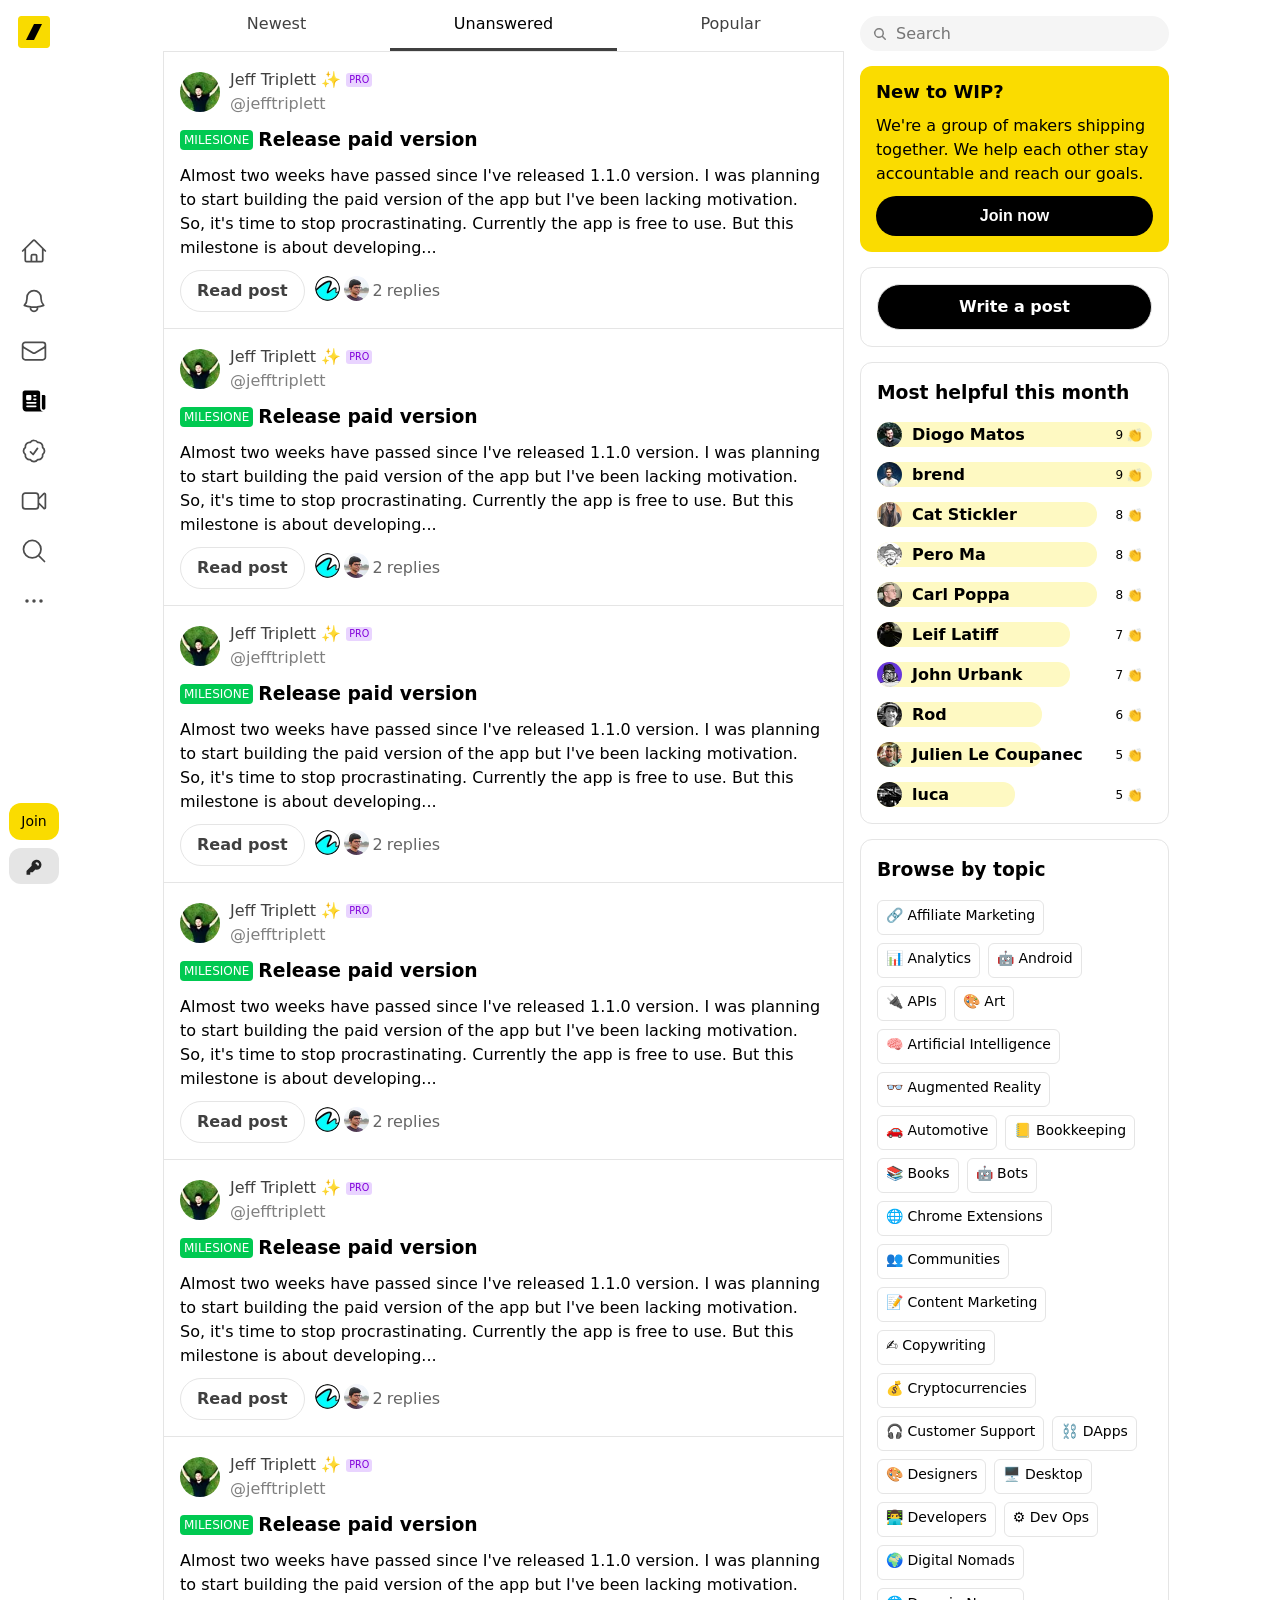
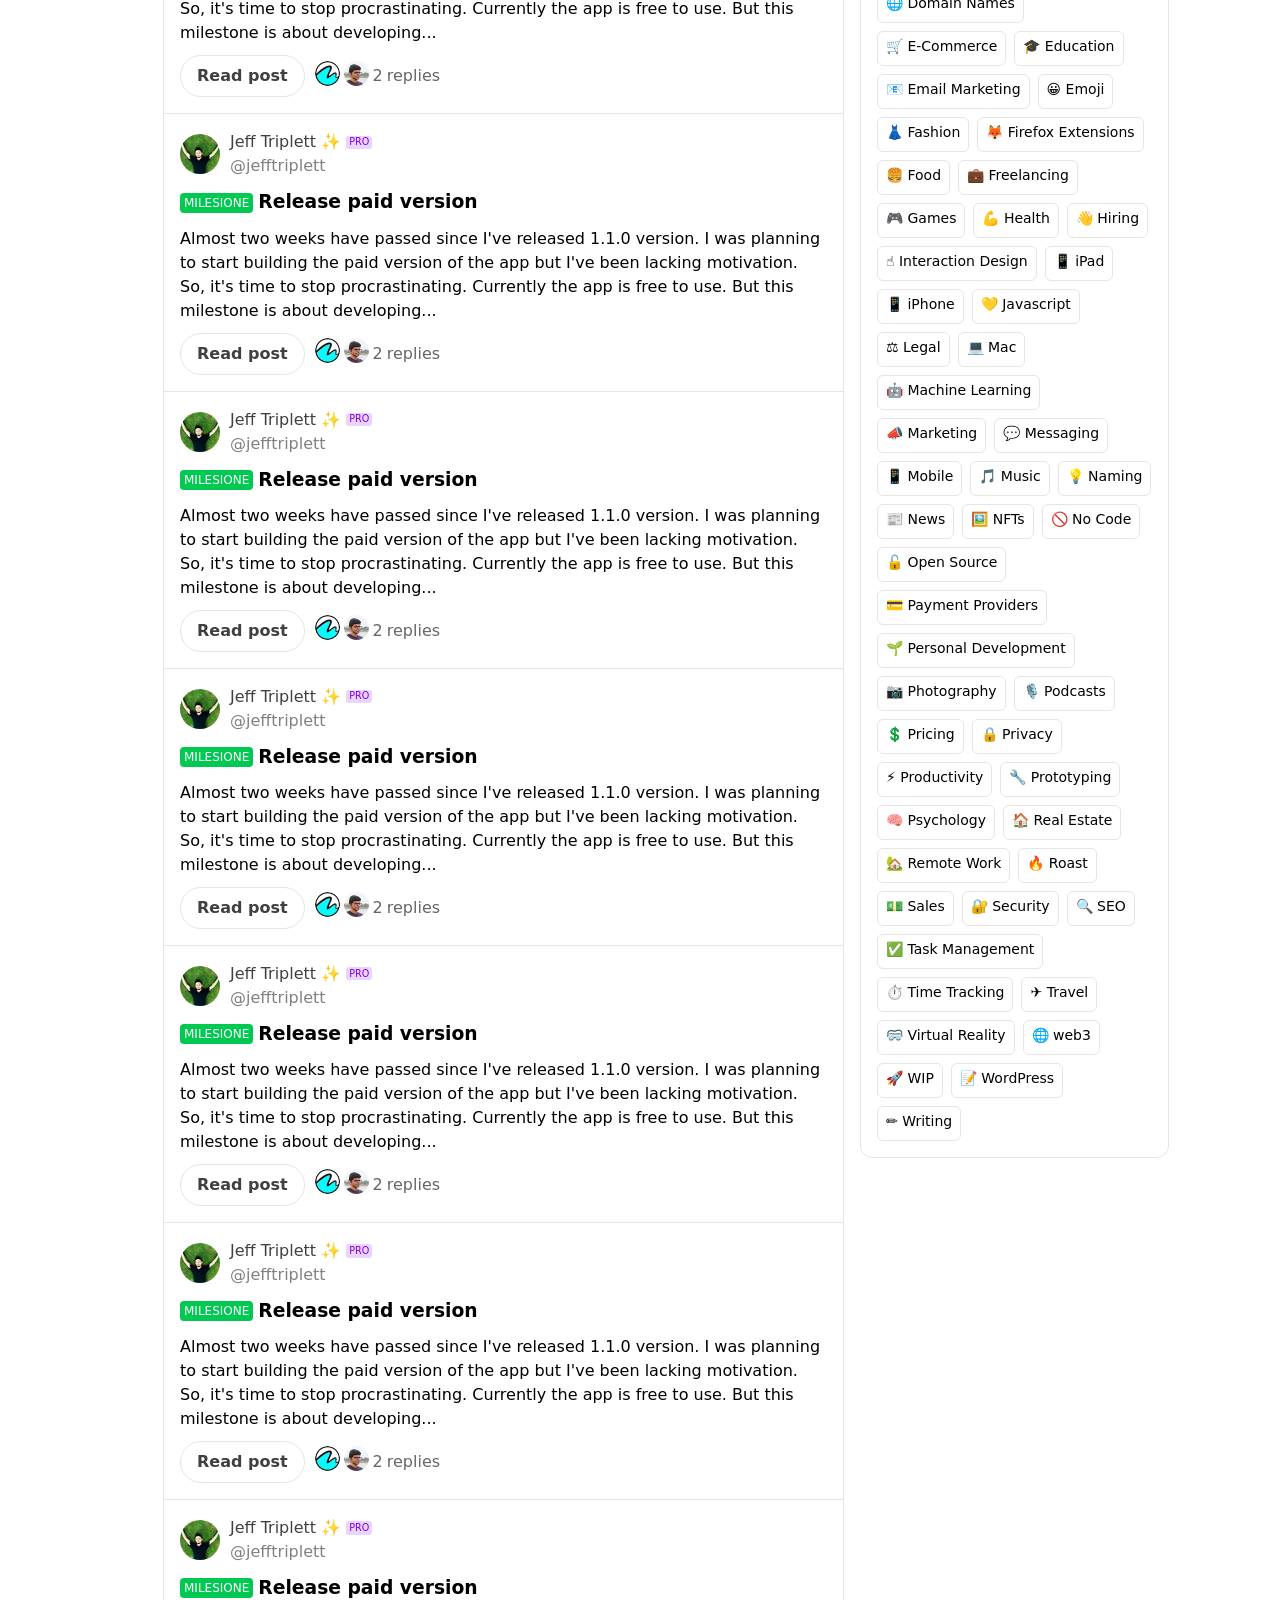
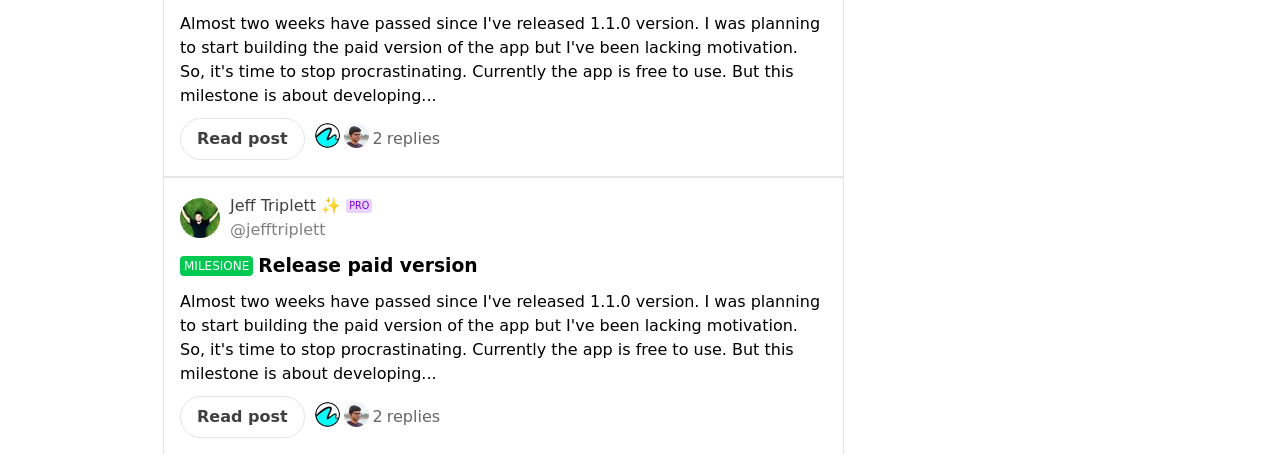
<file: pages/unanswered.html>
<!DOCTYPE html>
<html lang="en">
<head>
    <meta charset="UTF-8">
    <meta name="viewport" content="width=device-width, initial-scale=1.0">
    <title>unanswered</title>
    <link rel="icon" href="../images/wip-logo.svg">
    <link rel="stylesheet" href="../css/styles.css">
    <link rel="stylesheet" href="../css/post.css">
</head>
<body>
    <div class="main-container">
    <!--side-bar-->
    <div class="sidebar">
        <div class="logo">
           <a href="../index.html"> <img src="../images/wip-logo.svg" alt="Logo"></a>
        </div>
        <div class="side-nav">
            <div class="side-nav-btn">
                <a href="../index.html" class="home hover-btn btn-not-active">
                    <svg xmlns="http://www.w3.org/2000/svg" fill="none" viewBox="0 0 24 24" stroke-width="1.5" stroke="currentColor" aria-hidden="true" data-slot="icon">
                        <path stroke-linecap="round" stroke-linejoin="round" d="M2.25 12L11.2045 3.04549C11.6438 2.60615 12.3562 2.60615 12.7955 3.04549L21.75 12M4.5 9.75V19.875C4.5 20.4963 5.00368 21 5.625 21H9.75V16.125C9.75 15.5037 10.2537 15 10.875 15H13.125C13.7463 15 14.25 15.5037 14.25 16.125V21H18.375C18.9963 21 19.5 20.4963 19.5 19.875V9.75M8.25 21H16.5"></path>
                    </svg>
                </a>
                <a href="login.html" class="notifications hover-btn btn-not-active">
                    <svg xmlns="http://www.w3.org/2000/svg" fill="none" viewBox="0 0 24 24" stroke-width="1.5" stroke="currentColor" aria-hidden="true" data-slot="icon" class="size-7 group-data-current-page:hidden">
                        <path stroke-linecap="round" stroke-linejoin="round" d="M14.857 17.082a23.848 23.848 0 0 0 5.454-1.31A8.967 8.967 0 0 1 18 9.75V9A6 6 0 0 0 6 9v.75a8.967 8.967 0 0 1-2.312 6.022c1.733.64 3.56 1.085 5.455 1.31m5.714 0a24.255 24.255 0 0 1-5.714 0m5.714 0a3 3 0 1 1-5.714 0"></path>
                    </svg>
                </a>
                <a href="login.html" class="email hover-btn btn-not-active">
                    <svg xmlns="http://www.w3.org/2000/svg" fill="none" viewBox="0 0 24 24" stroke-width="1.5" stroke="currentColor" aria-hidden="true" data-slot="icon">
                        <path stroke-linecap="round" stroke-linejoin="round" d="M21.75 6.75v10.5a2.25 2.25 0 0 1-2.25 2.25h-15a2.25 2.25 0 0 1-2.25-2.25V6.75m19.5 0A2.25 2.25 0 0 0 19.5 4.5h-15a2.25 2.25 0 0 0-2.25 2.25m19.5 0v.243a2.25 2.25 0 0 1-1.07 1.916l-7.5 4.615a2.25 2.25 0 0 1-2.36 0L3.32 8.91a2.25 2.25 0 0 1-1.07-1.916V6.75"></path>
                    </svg>
                </a>
                <a href="post.html" class="posts hover-btn btn-active">
                    <svg xmlns="http://www.w3.org/2000/svg" viewBox="0 0 24 24" fill="currentColor" aria-hidden="true" data-slot="icon">
                        <path fill-rule="evenodd" clip-rule="evenodd" d="M4.125 3C3.08947 3 2.25 3.83947 2.25 4.875V18C2.25 19.6569 3.59315 21 5.25 21H20.25C18.5931 21 17.25 19.6569 17.25 18V4.875C17.25 3.83947 16.4105 3 15.375 3H4.125ZM12 9.75C11.5858 9.75 11.25 10.0858 11.25 10.5C11.25 10.9142 11.5858 11.25 12 11.25H13.5C13.9142 11.25 14.25 10.9142 14.25 10.5C14.25 10.0858 13.9142 9.75 13.5 9.75H12ZM11.25 7.5C11.25 7.08579 11.5858 6.75 12 6.75H13.5C13.9142 6.75 14.25 7.08579 14.25 7.5C14.25 7.91421 13.9142 8.25 13.5 8.25H12C11.5858 8.25 11.25 7.91421 11.25 7.5ZM6 12.75C5.58579 12.75 5.25 13.0858 5.25 13.5C5.25 13.9142 5.58579 14.25 6 14.25H13.5C13.9142 14.25 14.25 13.9142 14.25 13.5C14.25 13.0858 13.9142 12.75 13.5 12.75H6ZM5.25 16.5C5.25 16.0858 5.58579 15.75 6 15.75H13.5C13.9142 15.75 14.25 16.0858 14.25 16.5C14.25 16.9142 13.9142 17.25 13.5 17.25H6C5.58579 17.25 5.25 16.9142 5.25 16.5ZM6 6.75C5.58579 6.75 5.25 7.08579 5.25 7.5V10.5C5.25 10.9142 5.58579 11.25 6 11.25H9C9.41421 11.25 9.75 10.9142 9.75 10.5V7.5C9.75 7.08579 9.41421 6.75 9 6.75H6Z" ></path>
                        <path d="M18.75 6.75H20.625C21.2463 6.75 21.75 7.25368 21.75 7.875V18C21.75 18.8284 21.0784 19.5 20.25 19.5C19.4216 19.5 18.75 18.8284 18.75 18V6.75Z"></path>
                    </svg>
                </a>
                <a href="pro.html" class="pro hover-btn btn-not-active">
                    <svg xmlns="http://www.w3.org/2000/svg" fill="none" viewBox="0 0 24 24" stroke-width="1.5" stroke="currentColor" aria-hidden="true" data-slot="icon">
                        <path stroke-linecap="round" stroke-linejoin="round" d="M9 12.75 11.25 15 15 9.75M21 12c0 1.268-.63 2.39-1.593 3.068a3.745 3.745 0 0 1-1.043 3.296 3.745 3.745 0 0 1-3.296 1.043A3.745 3.745 0 0 1 12 21c-1.268 0-2.39-.63-3.068-1.593a3.746 3.746 0 0 1-3.296-1.043 3.745 3.745 0 0 1-1.043-3.296A3.745 3.745 0 0 1 3 12c0-1.268.63-2.39 1.593-3.068a3.745 3.745 0 0 1 1.043-3.296 3.746 3.746 0 0 1 3.296-1.043A3.746 3.746 0 0 1 12 3c1.268 0 2.39.63 3.068 1.593a3.746 3.746 0 0 1 3.296 1.043 3.746 3.746 0 0 1 1.043 3.296A3.745 3.745 0 0 1 21 12Z"></path>
                    </svg>
                </a>
                <a href="login.html" class="video hover-btn btn-not-active">
                    <svg xmlns="http://www.w3.org/2000/svg" fill="none" viewBox="0 0 24 24" stroke-width="1.5" stroke="currentColor" aria-hidden="true" data-slot="icon">
                        <path stroke-linecap="round" stroke-linejoin="round" d="m15.75 10.5 4.72-4.72a.75.75 0 0 1 1.28.53v11.38a.75.75 0 0 1-1.28.53l-4.72-4.72M4.5 18.75h9a2.25 2.25 0 0 0 2.25-2.25v-9a2.25 2.25 0 0 0-2.25-2.25h-9A2.25 2.25 0 0 0 2.25 7.5v9a2.25 2.25 0 0 0 2.25 2.25Z"></path>
                    </svg>
                </a>
                <a href="search.html" class="search hover-btn btn-not-active">
                    <svg xmlns="http://www.w3.org/2000/svg" fill="none" viewBox="0 0 24 24" stroke-width="1.5" stroke="currentColor" aria-hidden="true" data-slot="icon">
                        <path stroke-linecap="round" stroke-linejoin="round" d="m21 21-5.197-5.197m0 0A7.5 7.5 0 1 0 5.196 5.196a7.5 7.5 0 0 0 10.607 10.607Z"></path>
                    </svg>
                </a>
                <a href="more.html" class="three-do hover-btn btn-not-active">
                    <svg xmlns="http://www.w3.org/2000/svg" fill="none" viewBox="0 0 24 24" stroke-width="1.5" stroke="currentColor" aria-hidden="true" data-slot="icon">
                        <path stroke-linecap="round" stroke-linejoin="round" d="M6.75 12a.75.75 0 1 1-1.5 0 .75.75 0 0 1 1.5 0ZM12.75 12a.75.75 0 1 1-1.5 0 .75.75 0 0 1 1.5 0ZM18.75 12a.75.75 0 1 1-1.5 0 .75.75 0 0 1 1.5 0Z"></path>
                    </svg>
                </a>
            </div>
        </div>
        <div class="join-member">
            <a href="join.html" class="join">Join</a>
            <a href="login.html" class="acces-key">
                <svg xmlns="http://www.w3.org/2000/svg" viewBox="0 0 16 14" fill="currentColor" aria-hidden="true" data-slot="icon" class="size-7 group-data-current-page:hidden">
                    <path fill-rule="evenodd" d="M14 6a4 4 0 0 1-4.899 3.899l-1.955 1.955a.5.5 0 0 1-.353.146H5v1.5a.5.5 0 0 1-.5.5h-2a.5.5 0 0 1-.5-.5v-2.293a.5.5 0 0 1 .146-.353l3.955-3.955A4 4 0 1 1 14 6Zm-4-2a.75.75 0 0 0 0 1.5.5.5 0 0 1 .5.5.75.75 0 0 0 1.5 0 2 2 0 0 0-2-2Z" clip-rule="evenodd"></path>
                </svg>
            </a>
        </div>
    </div>
      <!--//side-bar-->
      <!--main-->
      <div class="main">
        <!--post-contents-->
        <div class="post-contents">
            <div class="post-contents-switch-bar">
                <div class="post-contents-switch-bar-btn">
                    <a href="post.html" class="not-active active-tap">Newest</a>
                    <a href="unanswered.html" class="active-tap">Unanswered</a>
                    <a href="popular.html" class="not-active active-tap">Popular</a>
                </div>
            </div>
    <!-- post-1 -->
    <div class="post btn-primary hover-btn">
        <!-- post-header -->
        <div class="post-header">
            <!-- profile-content -->
            <div class="profile-content">
            <div class="profil">
                <img src="../images/AndreyAzimov-50.png" alt="Logo">
            </div>
            <!-- pf-hover -->
            <div class="pf-hover">
                <div class="pf-hover-header">   
                    <img src="../images/augis-50.png" alt="profile">
                    <div class="follow-btn">
                        Follow
                    </div>
                </div>  
                <div class="pf-hover-name">
                    <div class="name">
                      <span class="text-underline">Jeff Triplett ✨</span> <span class="pro-lable">PRO</span>
                    </div>
                    <div class="text-underline">
                        @jefftriplett
                    </div>
                </div>
                <div class="pf-hover-body">
                    Jailbreaking life one step at a time dainelhemmati.com <span> <a href="#">BTC is a money laundering</a></span>
                </div>
            </div>
            <!-- //pf-hover -->
            <!-- name-bio -->
            <div class="name-bio">
                <div class="name">
                    Jeff Triplett ✨ <span class="pro-lable">PRO</span>
                </div>
                <div class="bio">
                    @jefftriplett
                </div>
            </div>
            <!-- //name-bio -->
            </div>
            <!-- //profile-content -->
             <!-- three-dot-post -->
             <div class="three-dot-post"><svg xmlns="http://www.w3.org/2000/svg" viewBox="0 0 16 16" fill="currentColor" aria-hidden="true" data-slot="icon" width="16" height="16">
  <path d="M2 8a1.5 1.5 0 1 1 3 0 1.5 1.5 0 0 1-3 0ZM6.5 8a1.5 1.5 0 1 1 3 0 1.5 1.5 0 0 1-3 0ZM12.5 6.5a1.5 1.5 0 1 0 0 3 1.5 1.5 0 0 0 0-3Z"></path>
</svg>
<!-- three-dot-click -->
<div class="three-dot-click">
    <div class="mute hover-btn">
        <svg xmlns="http://www.w3.org/2000/svg" viewBox="0 0 16 16" fill="currentColor" aria-hidden="true" data-slot="icon" class="w-4 h-4">
  <path d="M7.557 2.066A.75.75 0 0 1 8 2.75v10.5a.75.75 0 0 1-1.248.56L3.59 11H2a1 1 0 0 1-1-1V6a1 1 0 0 1 1-1h1.59l3.162-2.81a.75.75 0 0 1 .805-.124ZM12.95 3.05a.75.75 0 1 0-1.06 1.06 5.5 5.5 0 0 1 0 7.78.75.75 0 1 0 1.06 1.06 7 7 0 0 0 0-9.9Z"></path>
  <path d="M10.828 5.172a.75.75 0 1 0-1.06 1.06 2.5 2.5 0 0 1 0 3.536.75.75 0 1 0 1.06 1.06 4 4 0 0 0 0-5.656Z"></path>
</svg>
    Mute <span class="pro-lable">PRO</span>
    </div>
    <div class="smiliar-tool hover-btn">
       <svg xmlns="http://www.w3.org/2000/svg" viewBox="0 0 16 16" fill="currentColor" aria-hidden="true" data-slot="icon" class="size-4">
  <path fill-rule="evenodd" d="M5 4a.75.75 0 0 1 .738.616l.252 1.388A1.25 1.25 0 0 0 6.996 7.01l1.388.252a.75.75 0 0 1 0 1.476l-1.388.252A1.25 1.25 0 0 0 5.99 9.996l-.252 1.388a.75.75 0 0 1-1.476 0L4.01 9.996A1.25 1.25 0 0 0 3.004 8.99l-1.388-.252a.75.75 0 0 1 0-1.476l1.388-.252A1.25 1.25 0 0 0 4.01 6.004l.252-1.388A.75.75 0 0 1 5 4ZM12 1a.75.75 0 0 1 .721.544l.195.682c.118.415.443.74.858.858l.682.195a.75.75 0 0 1 0 1.442l-.682.195a1.25 1.25 0 0 0-.858.858l-.195.682a.75.75 0 0 1-1.442 0l-.195-.682a1.25 1.25 0 0 0-.858-.858l-.682-.195a.75.75 0 0 1 0-1.442l.682-.195a1.25 1.25 0 0 0 .858-.858l.195-.682A.75.75 0 0 1 12 1ZM10 11a.75.75 0 0 1 .728.568.968.968 0 0 0 .704.704.75.75 0 0 1 0 1.456.968.968 0 0 0-.704.704.75.75 0 0 1-1.456 0 .968.968 0 0 0-.704-.704.75.75 0 0 1 0-1.456.968.968 0 0 0 .704-.704A.75.75 0 0 1 10 11Z" clip-rule="evenodd"></path>
</svg>
    Similar Tool
    </div>
    <div class="share hover-btn">
        <svg xmlns="http://www.w3.org/2000/svg" viewBox="0 0 16 16" fill="currentColor" aria-hidden="true" data-slot="icon" class="size-4">
  <path d="M12 6a2 2 0 1 0-1.994-1.842L5.323 6.5a2 2 0 1 0 0 3l4.683 2.342a2 2 0 1 0 .67-1.342L5.995 8.158a2.03 2.03 0 0 0 0-.316L10.677 5.5c.353.311.816.5 1.323.5Z"></path>
</svg>
Share
    </div>
    <div class="report hover-btn">
        <svg xmlns="http://www.w3.org/2000/svg" viewBox="0 0 16 16" fill="currentColor" aria-hidden="true" data-slot="icon" class="w-4 h-4">
  <path d="M2.75 2a.75.75 0 0 0-.75.75v10.5a.75.75 0 0 0 1.5 0v-2.624l.33-.083A6.044 6.044 0 0 1 8 11c1.29.645 2.77.807 4.17.457l1.48-.37a.462.462 0 0 0 .35-.448V3.56a.438.438 0 0 0-.544-.425l-1.287.322C10.77 3.808 9.291 3.646 8 3a6.045 6.045 0 0 0-4.17-.457l-.34.085A.75.75 0 0 0 2.75 2Z"></path>
</svg>
Report
    </div>
</div>
<!-- //three-dot-click -->
</div>
<!-- //three-dot-post -->
        </div>
        <!-- //post-header -->
        <!-- post-body -->
        <div class="post-body">
            <!-- post-text -->
            <div class="post-text">
                <div class="post-lable">
                    <p>MILESIONE</p>
                    <h3>Release paid version</h3>
                </div>
                <div class="post-desc">
                    <p>Almost two weeks have passed since I've released 1.1.0 version. I was planning to start building the paid version of the app but I've been lacking motivation. So, it's time to  stop procrastinating. Currently the app is free to use. But this milestone is about developing...</p>
                </div>
            </div>
            <!-- //post-text -->
        </div>
        <!-- //post-body -->
        <!-- post-footer -->
        <div class="post-footer">
            <!-- post-btns -->
            <div class="post-btns">
                <div class="read-post">
                    Read post
                </div>
                <div class="replies">
                    <div class="reply-user">
                        <img class="profil" src="../images/villasmediterranean-50.png" alt="profile">
                        <!-- pf-hover -->
                        <div class="pf-hover">
                            <div class="pf-hover-header">
                                <img src="../images/villasmediterranean-50.png" alt="profile">
                                <div class="follow-btn">Follow</div>
                            </div>
                            <div class="pf-hover-name">
                                <div class="name">
                                    <span class="text-underline">Villas Mediterranean</span>
                                </div>
                                <div class="text-underline">@villasmediterranean</div>
                            </div>
                            <div class="pf-hover-body">
                                Building beautiful villas
                            </div>
                        </div>
                        <!-- //pf-hover -->
                    </div>
                    <div class="reply-user">
                        <img class="profil" src="../images/ashiknesin-50.png" alt="profile">
                        <!-- pf-hover -->
                        <div class="pf-hover">
                            <div class="pf-hover-header">
                                <img src="../images/ashiknesin-50.png" alt="profile">
                                <div class="follow-btn">Follow</div>
                            </div>
                            <div class="pf-hover-name">
                                <div class="name">
                                    <span class="text-underline">Ashik Nesin</span>
                                </div>
                                <div class="text-underline">@ashiknesin</div>
                            </div>
                            <div class="pf-hover-body">
                                Building cool stuff
                            </div>
                        </div>
                        <!-- //pf-hover -->
                    </div>
                    <span class="replies-num">2 <span>replies</span></span>
                </div>
            </div>
            <!-- //post-btns -->
        </div>
        <!-- //post-footer -->
</div>
<!-- //post-1 -->
    <!-- post-2 -->
    <div class="post btn-primary hover-btn">
        <!-- post-header -->
        <div class="post-header">
            <!-- profile-content -->
            <div class="profile-content">
            <div class="profil">
                <img src="../images/AndreyAzimov-50.png" alt="Logo">
            </div>
            <!-- pf-hover -->
            <div class="pf-hover">
                <div class="pf-hover-header">   
                    <img src="../images/augis-50.png" alt="profile">
                    <div class="follow-btn">
                        Follow
                    </div>
                </div>  
                <div class="pf-hover-name">
                    <div class="name">
                      <span class="text-underline">Jeff Triplett ✨</span> <span class="pro-lable">PRO</span>
                    </div>
                    <div class="text-underline">
                        @jefftriplett
                    </div>
                </div>
                <div class="pf-hover-body">
                    Jailbreaking life one step at a time dainelhemmati.com <span> <a href="#">BTC is a money laundering</a></span>
                </div>
            </div>
            <!-- //pf-hover -->
            <!-- name-bio -->
            <div class="name-bio">
                <div class="name">
                    Jeff Triplett ✨ <span class="pro-lable">PRO</span>
                </div>
                <div class="bio">
                    @jefftriplett
                </div>
            </div>
            <!-- //name-bio -->
            </div>
            <!-- //profile-content -->
             <!-- three-dot-post -->
             <div class="three-dot-post"><svg xmlns="http://www.w3.org/2000/svg" viewBox="0 0 16 16" fill="currentColor" aria-hidden="true" data-slot="icon" width="16" height="16">
  <path d="M2 8a1.5 1.5 0 1 1 3 0 1.5 1.5 0 0 1-3 0ZM6.5 8a1.5 1.5 0 1 1 3 0 1.5 1.5 0 0 1-3 0ZM12.5 6.5a1.5 1.5 0 1 0 0 3 1.5 1.5 0 0 0 0-3Z"></path>
</svg>
<!-- three-dot-click -->
<div class="three-dot-click">
    <div class="mute hover-btn">
        <svg xmlns="http://www.w3.org/2000/svg" viewBox="0 0 16 16" fill="currentColor" aria-hidden="true" data-slot="icon" class="w-4 h-4">
  <path d="M7.557 2.066A.75.75 0 0 1 8 2.75v10.5a.75.75 0 0 1-1.248.56L3.59 11H2a1 1 0 0 1-1-1V6a1 1 0 0 1 1-1h1.59l3.162-2.81a.75.75 0 0 1 .805-.124ZM12.95 3.05a.75.75 0 1 0-1.06 1.06 5.5 5.5 0 0 1 0 7.78.75.75 0 1 0 1.06 1.06 7 7 0 0 0 0-9.9Z"></path>
  <path d="M10.828 5.172a.75.75 0 1 0-1.06 1.06 2.5 2.5 0 0 1 0 3.536.75.75 0 1 0 1.06 1.06 4 4 0 0 0 0-5.656Z"></path>
</svg>
    Mute <span class="pro-lable">PRO</span>
    </div>
    <div class="smiliar-tool hover-btn">
       <svg xmlns="http://www.w3.org/2000/svg" viewBox="0 0 16 16" fill="currentColor" aria-hidden="true" data-slot="icon" class="size-4">
  <path fill-rule="evenodd" d="M5 4a.75.75 0 0 1 .738.616l.252 1.388A1.25 1.25 0 0 0 6.996 7.01l1.388.252a.75.75 0 0 1 0 1.476l-1.388.252A1.25 1.25 0 0 0 5.99 9.996l-.252 1.388a.75.75 0 0 1-1.476 0L4.01 9.996A1.25 1.25 0 0 0 3.004 8.99l-1.388-.252a.75.75 0 0 1 0-1.476l1.388-.252A1.25 1.25 0 0 0 4.01 6.004l.252-1.388A.75.75 0 0 1 5 4ZM12 1a.75.75 0 0 1 .721.544l.195.682c.118.415.443.74.858.858l.682.195a.75.75 0 0 1 0 1.442l-.682.195a1.25 1.25 0 0 0-.858.858l-.195.682a.75.75 0 0 1-1.442 0l-.195-.682a1.25 1.25 0 0 0-.858-.858l-.682-.195a.75.75 0 0 1 0-1.442l.682-.195a1.25 1.25 0 0 0 .858-.858l.195-.682A.75.75 0 0 1 12 1ZM10 11a.75.75 0 0 1 .728.568.968.968 0 0 0 .704.704.75.75 0 0 1 0 1.456.968.968 0 0 0-.704.704.75.75 0 0 1-1.456 0 .968.968 0 0 0-.704-.704.75.75 0 0 1 0-1.456.968.968 0 0 0 .704-.704A.75.75 0 0 1 10 11Z" clip-rule="evenodd"></path>
</svg>
    Similar Tool
    </div>
    <div class="share hover-btn">
        <svg xmlns="http://www.w3.org/2000/svg" viewBox="0 0 16 16" fill="currentColor" aria-hidden="true" data-slot="icon" class="size-4">
  <path d="M12 6a2 2 0 1 0-1.994-1.842L5.323 6.5a2 2 0 1 0 0 3l4.683 2.342a2 2 0 1 0 .67-1.342L5.995 8.158a2.03 2.03 0 0 0 0-.316L10.677 5.5c.353.311.816.5 1.323.5Z"></path>
</svg>
Share
    </div>
    <div class="report hover-btn">
        <svg xmlns="http://www.w3.org/2000/svg" viewBox="0 0 16 16" fill="currentColor" aria-hidden="true" data-slot="icon" class="w-4 h-4">
  <path d="M2.75 2a.75.75 0 0 0-.75.75v10.5a.75.75 0 0 0 1.5 0v-2.624l.33-.083A6.044 6.044 0 0 1 8 11c1.29.645 2.77.807 4.17.457l1.48-.37a.462.462 0 0 0 .35-.448V3.56a.438.438 0 0 0-.544-.425l-1.287.322C10.77 3.808 9.291 3.646 8 3a6.045 6.045 0 0 0-4.17-.457l-.34.085A.75.75 0 0 0 2.75 2Z"></path>
</svg>
Report
    </div>
</div>
<!-- //three-dot-click -->
</div>
<!-- //three-dot-post -->
        </div>
        <!-- //post-header -->
        <!-- post-body -->
        <div class="post-body">
            <!-- post-text -->
            <div class="post-text">
                <div class="post-lable">
                    <p>MILESIONE</p>
                    <h3>Release paid version</h3>
                </div>
                <div class="post-desc">
                    <p>Almost two weeks have passed since I've released 1.1.0 version. I was planning to start building the paid version of the app but I've been lacking motivation. So, it's time to  stop procrastinating. Currently the app is free to use. But this milestone is about developing...</p>
                </div>
            </div>
            <!-- //post-text -->
        </div>
        <!-- //post-body -->
         <!-- post-footer -->
         <div class="post-footer">
            <!-- post-btns -->
            <div class="post-btns">
                <div class="read-post">
                    Read post
                </div>
                <div class="replies">
                    <div class="reply-user">
                        <img class="profil" src="../images/villasmediterranean-50.png" alt="profile">
                        <!-- pf-hover -->
                        <div class="pf-hover">
                            <div class="pf-hover-header">
                                <img src="../images/villasmediterranean-50.png" alt="profile">
                                <div class="follow-btn">Follow</div>
                            </div>
                            <div class="pf-hover-name">
                                <div class="name">
                                    <span class="text-underline">Villas Mediterranean</span>
                                </div>
                                <div class="text-underline">@villasmediterranean</div>
                            </div>
                            <div class="pf-hover-body">
                                Building beautiful villas
                            </div>
                        </div>
                        <!-- //pf-hover -->
                    </div>
                    <div class="reply-user">
                        <img class="profil" src="../images/ashiknesin-50.png" alt="profile">
                        <!-- pf-hover -->
                        <div class="pf-hover">
                            <div class="pf-hover-header">
                                <img src="../images/ashiknesin-50.png" alt="profile">
                                <div class="follow-btn">Follow</div>
                            </div>
                            <div class="pf-hover-name">
                                <div class="name">
                                    <span class="text-underline">Ashik Nesin</span>
                                </div>
                                <div class="text-underline">@ashiknesin</div>
                            </div>
                            <div class="pf-hover-body">
                                Building cool stuff
                            </div>
                        </div>
                        <!-- //pf-hover -->
                    </div>
                    <span class="replies-num">2 <span>replies</span></span>
                </div>
            </div>
            <!-- //post-btns -->
        </div>
        <!-- //post-footer -->
</div>
<!-- //post-2 -->
    <!-- post-3 -->
    <div class="post btn-primary hover-btn">
        <!-- post-header -->
        <div class="post-header">
            <!-- profile-content -->
            <div class="profile-content">
            <div class="profil">
                <img src="../images/AndreyAzimov-50.png" alt="Logo">
            </div>
            <!-- pf-hover -->
            <div class="pf-hover">
                <div class="pf-hover-header">   
                    <img src="../images/augis-50.png" alt="profile">
                    <div class="follow-btn">
                        Follow
                    </div>
                </div>  
                <div class="pf-hover-name">
                    <div class="name">
                      <span class="text-underline">Jeff Triplett ✨</span> <span class="pro-lable">PRO</span>
                    </div>
                    <div class="text-underline">
                        @jefftriplett
                    </div>
                </div>
                <div class="pf-hover-body">
                    Jailbreaking life one step at a time dainelhemmati.com <span> <a href="#">BTC is a money laundering</a></span>
                </div>
            </div>
            <!-- //pf-hover -->
            <!-- name-bio -->
            <div class="name-bio">
                <div class="name">
                    Jeff Triplett ✨ <span class="pro-lable">PRO</span>
                </div>
                <div class="bio">
                    @jefftriplett
                </div>
            </div>
            <!-- //name-bio -->
            </div>
            <!-- //profile-content -->
             <!-- three-dot-post -->
             <div class="three-dot-post"><svg xmlns="http://www.w3.org/2000/svg" viewBox="0 0 16 16" fill="currentColor" aria-hidden="true" data-slot="icon" width="16" height="16">
  <path d="M2 8a1.5 1.5 0 1 1 3 0 1.5 1.5 0 0 1-3 0ZM6.5 8a1.5 1.5 0 1 1 3 0 1.5 1.5 0 0 1-3 0ZM12.5 6.5a1.5 1.5 0 1 0 0 3 1.5 1.5 0 0 0 0-3Z"></path>
</svg>
<!-- three-dot-click -->
<div class="three-dot-click">
    <div class="mute hover-btn">
        <svg xmlns="http://www.w3.org/2000/svg" viewBox="0 0 16 16" fill="currentColor" aria-hidden="true" data-slot="icon" class="w-4 h-4">
  <path d="M7.557 2.066A.75.75 0 0 1 8 2.75v10.5a.75.75 0 0 1-1.248.56L3.59 11H2a1 1 0 0 1-1-1V6a1 1 0 0 1 1-1h1.59l3.162-2.81a.75.75 0 0 1 .805-.124ZM12.95 3.05a.75.75 0 1 0-1.06 1.06 5.5 5.5 0 0 1 0 7.78.75.75 0 1 0 1.06 1.06 7 7 0 0 0 0-9.9Z"></path>
  <path d="M10.828 5.172a.75.75 0 1 0-1.06 1.06 2.5 2.5 0 0 1 0 3.536.75.75 0 1 0 1.06 1.06 4 4 0 0 0 0-5.656Z"></path>
</svg>
    Mute <span class="pro-lable">PRO</span>
    </div>
    <div class="smiliar-tool hover-btn">
       <svg xmlns="http://www.w3.org/2000/svg" viewBox="0 0 16 16" fill="currentColor" aria-hidden="true" data-slot="icon" class="size-4">
  <path fill-rule="evenodd" d="M5 4a.75.75 0 0 1 .738.616l.252 1.388A1.25 1.25 0 0 0 6.996 7.01l1.388.252a.75.75 0 0 1 0 1.476l-1.388.252A1.25 1.25 0 0 0 5.99 9.996l-.252 1.388a.75.75 0 0 1-1.476 0L4.01 9.996A1.25 1.25 0 0 0 3.004 8.99l-1.388-.252a.75.75 0 0 1 0-1.476l1.388-.252A1.25 1.25 0 0 0 4.01 6.004l.252-1.388A.75.75 0 0 1 5 4ZM12 1a.75.75 0 0 1 .721.544l.195.682c.118.415.443.74.858.858l.682.195a.75.75 0 0 1 0 1.442l-.682.195a1.25 1.25 0 0 0-.858.858l-.195.682a.75.75 0 0 1-1.442 0l-.195-.682a1.25 1.25 0 0 0-.858-.858l-.682-.195a.75.75 0 0 1 0-1.442l.682-.195a1.25 1.25 0 0 0 .858-.858l.195-.682A.75.75 0 0 1 12 1ZM10 11a.75.75 0 0 1 .728.568.968.968 0 0 0 .704.704.75.75 0 0 1 0 1.456.968.968 0 0 0-.704.704.75.75 0 0 1-1.456 0 .968.968 0 0 0-.704-.704.75.75 0 0 1 0-1.456.968.968 0 0 0 .704-.704A.75.75 0 0 1 10 11Z" clip-rule="evenodd"></path>
</svg>
    Similar Tool
    </div>
    <div class="share hover-btn">
        <svg xmlns="http://www.w3.org/2000/svg" viewBox="0 0 16 16" fill="currentColor" aria-hidden="true" data-slot="icon" class="size-4">
  <path d="M12 6a2 2 0 1 0-1.994-1.842L5.323 6.5a2 2 0 1 0 0 3l4.683 2.342a2 2 0 1 0 .67-1.342L5.995 8.158a2.03 2.03 0 0 0 0-.316L10.677 5.5c.353.311.816.5 1.323.5Z"></path>
</svg>
Share
    </div>
    <div class="report hover-btn">
        <svg xmlns="http://www.w3.org/2000/svg" viewBox="0 0 16 16" fill="currentColor" aria-hidden="true" data-slot="icon" class="w-4 h-4">
  <path d="M2.75 2a.75.75 0 0 0-.75.75v10.5a.75.75 0 0 0 1.5 0v-2.624l.33-.083A6.044 6.044 0 0 1 8 11c1.29.645 2.77.807 4.17.457l1.48-.37a.462.462 0 0 0 .35-.448V3.56a.438.438 0 0 0-.544-.425l-1.287.322C10.77 3.808 9.291 3.646 8 3a6.045 6.045 0 0 0-4.17-.457l-.34.085A.75.75 0 0 0 2.75 2Z"></path>
</svg>
Report
    </div>
</div>
<!-- //three-dot-click -->
</div>
<!-- //three-dot-post -->
        </div>
        <!-- //post-header -->
        <!-- post-body -->
        <div class="post-body">
            <!-- post-text -->
            <div class="post-text">
                <div class="post-lable">
                    <p>MILESIONE</p>
                    <h3>Release paid version</h3>
                </div>
                <div class="post-desc">
                    <p>Almost two weeks have passed since I've released 1.1.0 version. I was planning to start building the paid version of the app but I've been lacking motivation. So, it's time to  stop procrastinating. Currently the app is free to use. But this milestone is about developing...</p>
                </div>
            </div>
            <!-- //post-text -->
        </div>
        <!-- //post-body -->
        <!-- post-footer -->
        <div class="post-footer">
            <!-- post-btns -->
            <div class="post-btns">
                <div class="read-post">
                    Read post
                </div>
                <div class="replies">
                    <div class="reply-user">
                        <img class="profil" src="../images/villasmediterranean-50.png" alt="profile">
                        <!-- pf-hover -->
                        <div class="pf-hover">
                            <div class="pf-hover-header">
                                <img src="../images/villasmediterranean-50.png" alt="profile">
                                <div class="follow-btn">Follow</div>
                            </div>
                            <div class="pf-hover-name">
                                <div class="name">
                                    <span class="text-underline">Villas Mediterranean</span>
                                </div>
                                <div class="text-underline">@villasmediterranean</div>
                            </div>
                            <div class="pf-hover-body">
                                Building beautiful villas
                            </div>
                        </div>
                        <!-- //pf-hover -->
                    </div>
                    <div class="reply-user">
                        <img class="profil" src="../images/ashiknesin-50.png" alt="profile">
                        <!-- pf-hover -->
                        <div class="pf-hover">
                            <div class="pf-hover-header">
                                <img src="../images/ashiknesin-50.png" alt="profile">
                                <div class="follow-btn">Follow</div>
                            </div>
                            <div class="pf-hover-name">
                                <div class="name">
                                    <span class="text-underline">Ashik Nesin</span>
                                </div>
                                <div class="text-underline">@ashiknesin</div>
                            </div>
                            <div class="pf-hover-body">
                                Building cool stuff
                            </div>
                        </div>
                        <!-- //pf-hover -->
                    </div>
                    <span class="replies-num">2 <span>replies</span></span>
                </div>
            </div>
            <!-- //post-btns -->
        </div>
        <!-- //post-footer -->
</div>
<!-- //post-3 -->
    <!-- post-4 -->
    <div class="post btn-primary hover-btn">
        <!-- post-header -->
        <div class="post-header">
            <!-- profile-content -->
            <div class="profile-content">
            <div class="profil">
                <img src="../images/AndreyAzimov-50.png" alt="Logo">
            </div>
            <!-- pf-hover -->
            <div class="pf-hover">
                <div class="pf-hover-header">   
                    <img src="../images/augis-50.png" alt="profile">
                    <div class="follow-btn">
                        Follow
                    </div>
                </div>  
                <div class="pf-hover-name">
                    <div class="name">
                      <span class="text-underline">Jeff Triplett ✨</span> <span class="pro-lable">PRO</span>
                    </div>
                    <div class="text-underline">
                        @jefftriplett
                    </div>
                </div>
                <div class="pf-hover-body">
                    Jailbreaking life one step at a time dainelhemmati.com <span> <a href="#">BTC is a money laundering</a></span>
                </div>
            </div>
            <!-- //pf-hover -->
            <!-- name-bio -->
            <div class="name-bio">
                <div class="name">
                    Jeff Triplett ✨ <span class="pro-lable">PRO</span>
                </div>
                <div class="bio">
                    @jefftriplett
                </div>
            </div>
            <!-- //name-bio -->
            </div>
            <!-- //profile-content -->
             <!-- three-dot-post -->
             <div class="three-dot-post"><svg xmlns="http://www.w3.org/2000/svg" viewBox="0 0 16 16" fill="currentColor" aria-hidden="true" data-slot="icon" width="16" height="16">
  <path d="M2 8a1.5 1.5 0 1 1 3 0 1.5 1.5 0 0 1-3 0ZM6.5 8a1.5 1.5 0 1 1 3 0 1.5 1.5 0 0 1-3 0ZM12.5 6.5a1.5 1.5 0 1 0 0 3 1.5 1.5 0 0 0 0-3Z"></path>
</svg>
<!-- three-dot-click -->
<div class="three-dot-click">
    <div class="mute hover-btn">
        <svg xmlns="http://www.w3.org/2000/svg" viewBox="0 0 16 16" fill="currentColor" aria-hidden="true" data-slot="icon" class="w-4 h-4">
  <path d="M7.557 2.066A.75.75 0 0 1 8 2.75v10.5a.75.75 0 0 1-1.248.56L3.59 11H2a1 1 0 0 1-1-1V6a1 1 0 0 1 1-1h1.59l3.162-2.81a.75.75 0 0 1 .805-.124ZM12.95 3.05a.75.75 0 1 0-1.06 1.06 5.5 5.5 0 0 1 0 7.78.75.75 0 1 0 1.06 1.06 7 7 0 0 0 0-9.9Z"></path>
  <path d="M10.828 5.172a.75.75 0 1 0-1.06 1.06 2.5 2.5 0 0 1 0 3.536.75.75 0 1 0 1.06 1.06 4 4 0 0 0 0-5.656Z"></path>
</svg>
    Mute <span class="pro-lable">PRO</span>
    </div>
    <div class="smiliar-tool hover-btn">
       <svg xmlns="http://www.w3.org/2000/svg" viewBox="0 0 16 16" fill="currentColor" aria-hidden="true" data-slot="icon" class="size-4">
  <path fill-rule="evenodd" d="M5 4a.75.75 0 0 1 .738.616l.252 1.388A1.25 1.25 0 0 0 6.996 7.01l1.388.252a.75.75 0 0 1 0 1.476l-1.388.252A1.25 1.25 0 0 0 5.99 9.996l-.252 1.388a.75.75 0 0 1-1.476 0L4.01 9.996A1.25 1.25 0 0 0 3.004 8.99l-1.388-.252a.75.75 0 0 1 0-1.476l1.388-.252A1.25 1.25 0 0 0 4.01 6.004l.252-1.388A.75.75 0 0 1 5 4ZM12 1a.75.75 0 0 1 .721.544l.195.682c.118.415.443.74.858.858l.682.195a.75.75 0 0 1 0 1.442l-.682.195a1.25 1.25 0 0 0-.858.858l-.195.682a.75.75 0 0 1-1.442 0l-.195-.682a1.25 1.25 0 0 0-.858-.858l-.682-.195a.75.75 0 0 1 0-1.442l.682-.195a1.25 1.25 0 0 0 .858-.858l.195-.682A.75.75 0 0 1 12 1ZM10 11a.75.75 0 0 1 .728.568.968.968 0 0 0 .704.704.75.75 0 0 1 0 1.456.968.968 0 0 0-.704.704.75.75 0 0 1-1.456 0 .968.968 0 0 0-.704-.704.75.75 0 0 1 0-1.456.968.968 0 0 0 .704-.704A.75.75 0 0 1 10 11Z" clip-rule="evenodd"></path>
</svg>
    Similar Tool
    </div>
    <div class="share hover-btn">
        <svg xmlns="http://www.w3.org/2000/svg" viewBox="0 0 16 16" fill="currentColor" aria-hidden="true" data-slot="icon" class="size-4">
  <path d="M12 6a2 2 0 1 0-1.994-1.842L5.323 6.5a2 2 0 1 0 0 3l4.683 2.342a2 2 0 1 0 .67-1.342L5.995 8.158a2.03 2.03 0 0 0 0-.316L10.677 5.5c.353.311.816.5 1.323.5Z"></path>
</svg>
Share
    </div>
    <div class="report hover-btn">
        <svg xmlns="http://www.w3.org/2000/svg" viewBox="0 0 16 16" fill="currentColor" aria-hidden="true" data-slot="icon" class="w-4 h-4">
  <path d="M2.75 2a.75.75 0 0 0-.75.75v10.5a.75.75 0 0 0 1.5 0v-2.624l.33-.083A6.044 6.044 0 0 1 8 11c1.29.645 2.77.807 4.17.457l1.48-.37a.462.462 0 0 0 .35-.448V3.56a.438.438 0 0 0-.544-.425l-1.287.322C10.77 3.808 9.291 3.646 8 3a6.045 6.045 0 0 0-4.17-.457l-.34.085A.75.75 0 0 0 2.75 2Z"></path>
</svg>
Report
    </div>
</div>
<!-- //three-dot-click -->
</div>
<!-- //three-dot-post -->
        </div>
        <!-- //post-header -->
        <!-- post-body -->
        <div class="post-body">
            <!-- post-text -->
            <div class="post-text">
                <div class="post-lable">
                    <p>MILESIONE</p>
                    <h3>Release paid version</h3>
                </div>
                <div class="post-desc">
                    <p>Almost two weeks have passed since I've released 1.1.0 version. I was planning to start building the paid version of the app but I've been lacking motivation. So, it's time to  stop procrastinating. Currently the app is free to use. But this milestone is about developing...</p>
                </div>
            </div>
            <!-- //post-text -->
        </div>
        <!-- //post-body -->
         <!-- post-footer -->
         <div class="post-footer">
            <!-- post-btns -->
            <div class="post-btns">
                <div class="read-post">
                    Read post
                </div>
                <div class="replies">
                    <div class="reply-user">
                        <img class="profil" src="../images/villasmediterranean-50.png" alt="profile">
                        <!-- pf-hover -->
                        <div class="pf-hover">
                            <div class="pf-hover-header">
                                <img src="../images/villasmediterranean-50.png" alt="profile">
                                <div class="follow-btn">Follow</div>
                            </div>
                            <div class="pf-hover-name">
                                <div class="name">
                                    <span class="text-underline">Villas Mediterranean</span>
                                </div>
                                <div class="text-underline">@villasmediterranean</div>
                            </div>
                            <div class="pf-hover-body">
                                Building beautiful villas
                            </div>
                        </div>
                        <!-- //pf-hover -->
                    </div>
                    <div class="reply-user">
                        <img class="profil" src="../images/ashiknesin-50.png" alt="profile">
                        <!-- pf-hover -->
                        <div class="pf-hover">
                            <div class="pf-hover-header">
                                <img src="../images/ashiknesin-50.png" alt="profile">
                                <div class="follow-btn">Follow</div>
                            </div>
                            <div class="pf-hover-name">
                                <div class="name">
                                    <span class="text-underline">Ashik Nesin</span>
                                </div>
                                <div class="text-underline">@ashiknesin</div>
                            </div>
                            <div class="pf-hover-body">
                                Building cool stuff
                            </div>
                        </div>
                        <!-- //pf-hover -->
                    </div>
                    <span class="replies-num">2 <span>replies</span></span>
                </div>
            </div>
            <!-- //post-btns -->
        </div>
        <!-- //post-footer -->
</div>
<!-- //post-4 -->
    <!-- post-5 -->
    <div class="post btn-primary hover-btn">
        <!-- post-header -->
        <div class="post-header">
            <!-- profile-content -->
            <div class="profile-content">
            <div class="profil">
                <img src="../images/AndreyAzimov-50.png" alt="Logo">
            </div>
            <!-- pf-hover -->
            <div class="pf-hover">
                <div class="pf-hover-header">   
                    <img src="../images/augis-50.png" alt="profile">
                    <div class="follow-btn">
                        Follow
                    </div>
                </div>  
                <div class="pf-hover-name">
                    <div class="name">
                      <span class="text-underline">Jeff Triplett ✨</span> <span class="pro-lable">PRO</span>
                    </div>
                    <div class="text-underline">
                        @jefftriplett
                    </div>
                </div>
                <div class="pf-hover-body">
                    Jailbreaking life one step at a time dainelhemmati.com <span> <a href="#">BTC is a money laundering</a></span>
                </div>
            </div>
            <!-- //pf-hover -->
            <!-- name-bio -->
            <div class="name-bio">
                <div class="name">
                    Jeff Triplett ✨ <span class="pro-lable">PRO</span>
                </div>
                <div class="bio">
                    @jefftriplett
                </div>
            </div>
            <!-- //name-bio -->
            </div>
            <!-- //profile-content -->
             <!-- three-dot-post -->
             <div class="three-dot-post"><svg xmlns="http://www.w3.org/2000/svg" viewBox="0 0 16 16" fill="currentColor" aria-hidden="true" data-slot="icon" width="16" height="16">
  <path d="M2 8a1.5 1.5 0 1 1 3 0 1.5 1.5 0 0 1-3 0ZM6.5 8a1.5 1.5 0 1 1 3 0 1.5 1.5 0 0 1-3 0ZM12.5 6.5a1.5 1.5 0 1 0 0 3 1.5 1.5 0 0 0 0-3Z"></path>
</svg>
<!-- three-dot-click -->
<div class="three-dot-click">
    <div class="mute hover-btn">
        <svg xmlns="http://www.w3.org/2000/svg" viewBox="0 0 16 16" fill="currentColor" aria-hidden="true" data-slot="icon" class="w-4 h-4">
  <path d="M7.557 2.066A.75.75 0 0 1 8 2.75v10.5a.75.75 0 0 1-1.248.56L3.59 11H2a1 1 0 0 1-1-1V6a1 1 0 0 1 1-1h1.59l3.162-2.81a.75.75 0 0 1 .805-.124ZM12.95 3.05a.75.75 0 1 0-1.06 1.06 5.5 5.5 0 0 1 0 7.78.75.75 0 1 0 1.06 1.06 7 7 0 0 0 0-9.9Z"></path>
  <path d="M10.828 5.172a.75.75 0 1 0-1.06 1.06 2.5 2.5 0 0 1 0 3.536.75.75 0 1 0 1.06 1.06 4 4 0 0 0 0-5.656Z"></path>
</svg>
    Mute <span class="pro-lable">PRO</span>
    </div>
    <div class="smiliar-tool hover-btn">
       <svg xmlns="http://www.w3.org/2000/svg" viewBox="0 0 16 16" fill="currentColor" aria-hidden="true" data-slot="icon" class="size-4">
  <path fill-rule="evenodd" d="M5 4a.75.75 0 0 1 .738.616l.252 1.388A1.25 1.25 0 0 0 6.996 7.01l1.388.252a.75.75 0 0 1 0 1.476l-1.388.252A1.25 1.25 0 0 0 5.99 9.996l-.252 1.388a.75.75 0 0 1-1.476 0L4.01 9.996A1.25 1.25 0 0 0 3.004 8.99l-1.388-.252a.75.75 0 0 1 0-1.476l1.388-.252A1.25 1.25 0 0 0 4.01 6.004l.252-1.388A.75.75 0 0 1 5 4ZM12 1a.75.75 0 0 1 .721.544l.195.682c.118.415.443.74.858.858l.682.195a.75.75 0 0 1 0 1.442l-.682.195a1.25 1.25 0 0 0-.858.858l-.195.682a.75.75 0 0 1-1.442 0l-.195-.682a1.25 1.25 0 0 0-.858-.858l-.682-.195a.75.75 0 0 1 0-1.442l.682-.195a1.25 1.25 0 0 0 .858-.858l.195-.682A.75.75 0 0 1 12 1ZM10 11a.75.75 0 0 1 .728.568.968.968 0 0 0 .704.704.75.75 0 0 1 0 1.456.968.968 0 0 0-.704.704.75.75 0 0 1-1.456 0 .968.968 0 0 0-.704-.704.75.75 0 0 1 0-1.456.968.968 0 0 0 .704-.704A.75.75 0 0 1 10 11Z" clip-rule="evenodd"></path>
</svg>
    Similar Tool
    </div>
    <div class="share hover-btn">
        <svg xmlns="http://www.w3.org/2000/svg" viewBox="0 0 16 16" fill="currentColor" aria-hidden="true" data-slot="icon" class="size-4">
  <path d="M12 6a2 2 0 1 0-1.994-1.842L5.323 6.5a2 2 0 1 0 0 3l4.683 2.342a2 2 0 1 0 .67-1.342L5.995 8.158a2.03 2.03 0 0 0 0-.316L10.677 5.5c.353.311.816.5 1.323.5Z"></path>
</svg>
Share
    </div>
    <div class="report hover-btn">
        <svg xmlns="http://www.w3.org/2000/svg" viewBox="0 0 16 16" fill="currentColor" aria-hidden="true" data-slot="icon" class="w-4 h-4">
  <path d="M2.75 2a.75.75 0 0 0-.75.75v10.5a.75.75 0 0 0 1.5 0v-2.624l.33-.083A6.044 6.044 0 0 1 8 11c1.29.645 2.77.807 4.17.457l1.48-.37a.462.462 0 0 0 .35-.448V3.56a.438.438 0 0 0-.544-.425l-1.287.322C10.77 3.808 9.291 3.646 8 3a6.045 6.045 0 0 0-4.17-.457l-.34.085A.75.75 0 0 0 2.75 2Z"></path>
</svg>
Report
    </div>
</div>
<!-- //three-dot-click -->
</div>
<!-- //three-dot-post -->
        </div>
        <!-- //post-header -->
        <!-- post-body -->
        <div class="post-body">
            <!-- post-text -->
            <div class="post-text">
                <div class="post-lable">
                    <p>MILESIONE</p>
                    <h3>Release paid version</h3>
                </div>
                <div class="post-desc">
                    <p>Almost two weeks have passed since I've released 1.1.0 version. I was planning to start building the paid version of the app but I've been lacking motivation. So, it's time to  stop procrastinating. Currently the app is free to use. But this milestone is about developing...</p>
                </div>
            </div>
            <!-- //post-text -->
        </div>
        <!-- //post-body -->
        <!-- post-footer -->
        <div class="post-footer">
            <!-- post-btns -->
            <div class="post-btns">
                <div class="read-post">
                    Read post
                </div>
                <div class="replies">
                    <div class="reply-user">
                        <img class="profil" src="../images/villasmediterranean-50.png" alt="profile">
                        <!-- pf-hover -->
                        <div class="pf-hover">
                            <div class="pf-hover-header">
                                <img src="../images/villasmediterranean-50.png" alt="profile">
                                <div class="follow-btn">Follow</div>
                            </div>
                            <div class="pf-hover-name">
                                <div class="name">
                                    <span class="text-underline">Villas Mediterranean</span>
                                </div>
                                <div class="text-underline">@villasmediterranean</div>
                            </div>
                            <div class="pf-hover-body">
                                Building beautiful villas
                            </div>
                        </div>
                        <!-- //pf-hover -->
                    </div>
                    <div class="reply-user">
                        <img class="profil" src="../images/ashiknesin-50.png" alt="profile">
                        <!-- pf-hover -->
                        <div class="pf-hover">
                            <div class="pf-hover-header">
                                <img src="../images/ashiknesin-50.png" alt="profile">
                                <div class="follow-btn">Follow</div>
                            </div>
                            <div class="pf-hover-name">
                                <div class="name">
                                    <span class="text-underline">Ashik Nesin</span>
                                </div>
                                <div class="text-underline">@ashiknesin</div>
                            </div>
                            <div class="pf-hover-body">
                                Building cool stuff
                            </div>
                        </div>
                        <!-- //pf-hover -->
                    </div>
                    <span class="replies-num">2 <span>replies</span></span>
                </div>
            </div>
            <!-- //post-btns -->
        </div>
        <!-- //post-footer -->
</div>
<!-- //post-5 -->

    <!-- post-6 -->
    <div class="post btn-primary hover-btn">
        <!-- post-header -->
        <div class="post-header">
            <!-- profile-content -->
            <div class="profile-content">
            <div class="profil">
                <img src="../images/AndreyAzimov-50.png" alt="Logo">
            </div>
            <!-- pf-hover -->
            <div class="pf-hover">
                <div class="pf-hover-header">   
                    <img src="../images/augis-50.png" alt="profile">
                    <div class="follow-btn">
                        Follow
                    </div>
                </div>  
                <div class="pf-hover-name">
                    <div class="name">
                      <span class="text-underline">Jeff Triplett ✨</span> <span class="pro-lable">PRO</span>
                    </div>
                    <div class="text-underline">
                        @jefftriplett
                    </div>
                </div>
                <div class="pf-hover-body">
                    Jailbreaking life one step at a time dainelhemmati.com <span> <a href="#">BTC is a money laundering</a></span>
                </div>
            </div>
            <!-- //pf-hover -->
            <!-- name-bio -->
            <div class="name-bio">
                <div class="name">
                    Jeff Triplett ✨ <span class="pro-lable">PRO</span>
                </div>
                <div class="bio">
                    @jefftriplett
                </div>
            </div>
            <!-- //name-bio -->
            </div>
            <!-- //profile-content -->
             <!-- three-dot-post -->
             <div class="three-dot-post"><svg xmlns="http://www.w3.org/2000/svg" viewBox="0 0 16 16" fill="currentColor" aria-hidden="true" data-slot="icon" width="16" height="16">
  <path d="M2 8a1.5 1.5 0 1 1 3 0 1.5 1.5 0 0 1-3 0ZM6.5 8a1.5 1.5 0 1 1 3 0 1.5 1.5 0 0 1-3 0ZM12.5 6.5a1.5 1.5 0 1 0 0 3 1.5 1.5 0 0 0 0-3Z"></path>
</svg>
<!-- three-dot-click -->
<div class="three-dot-click">
    <div class="mute hover-btn">
        <svg xmlns="http://www.w3.org/2000/svg" viewBox="0 0 16 16" fill="currentColor" aria-hidden="true" data-slot="icon" class="w-4 h-4">
  <path d="M7.557 2.066A.75.75 0 0 1 8 2.75v10.5a.75.75 0 0 1-1.248.56L3.59 11H2a1 1 0 0 1-1-1V6a1 1 0 0 1 1-1h1.59l3.162-2.81a.75.75 0 0 1 .805-.124ZM12.95 3.05a.75.75 0 1 0-1.06 1.06 5.5 5.5 0 0 1 0 7.78.75.75 0 1 0 1.06 1.06 7 7 0 0 0 0-9.9Z"></path>
  <path d="M10.828 5.172a.75.75 0 1 0-1.06 1.06 2.5 2.5 0 0 1 0 3.536.75.75 0 1 0 1.06 1.06 4 4 0 0 0 0-5.656Z"></path>
</svg>
    Mute <span class="pro-lable">PRO</span>
    </div>
    <div class="smiliar-tool hover-btn">
       <svg xmlns="http://www.w3.org/2000/svg" viewBox="0 0 16 16" fill="currentColor" aria-hidden="true" data-slot="icon" class="size-4">
  <path fill-rule="evenodd" d="M5 4a.75.75 0 0 1 .738.616l.252 1.388A1.25 1.25 0 0 0 6.996 7.01l1.388.252a.75.75 0 0 1 0 1.476l-1.388.252A1.25 1.25 0 0 0 5.99 9.996l-.252 1.388a.75.75 0 0 1-1.476 0L4.01 9.996A1.25 1.25 0 0 0 3.004 8.99l-1.388-.252a.75.75 0 0 1 0-1.476l1.388-.252A1.25 1.25 0 0 0 4.01 6.004l.252-1.388A.75.75 0 0 1 5 4ZM12 1a.75.75 0 0 1 .721.544l.195.682c.118.415.443.74.858.858l.682.195a.75.75 0 0 1 0 1.442l-.682.195a1.25 1.25 0 0 0-.858.858l-.195.682a.75.75 0 0 1-1.442 0l-.195-.682a1.25 1.25 0 0 0-.858-.858l-.682-.195a.75.75 0 0 1 0-1.442l.682-.195a1.25 1.25 0 0 0 .858-.858l.195-.682A.75.75 0 0 1 12 1ZM10 11a.75.75 0 0 1 .728.568.968.968 0 0 0 .704.704.75.75 0 0 1 0 1.456.968.968 0 0 0-.704.704.75.75 0 0 1-1.456 0 .968.968 0 0 0-.704-.704.75.75 0 0 1 0-1.456.968.968 0 0 0 .704-.704A.75.75 0 0 1 10 11Z" clip-rule="evenodd"></path>
</svg>
    Similar Tool
    </div>
    <div class="share hover-btn">
        <svg xmlns="http://www.w3.org/2000/svg" viewBox="0 0 16 16" fill="currentColor" aria-hidden="true" data-slot="icon" class="size-4">
  <path d="M12 6a2 2 0 1 0-1.994-1.842L5.323 6.5a2 2 0 1 0 0 3l4.683 2.342a2 2 0 1 0 .67-1.342L5.995 8.158a2.03 2.03 0 0 0 0-.316L10.677 5.5c.353.311.816.5 1.323.5Z"></path>
</svg>
Share
    </div>
    <div class="report hover-btn">
        <svg xmlns="http://www.w3.org/2000/svg" viewBox="0 0 16 16" fill="currentColor" aria-hidden="true" data-slot="icon" class="w-4 h-4">
  <path d="M2.75 2a.75.75 0 0 0-.75.75v10.5a.75.75 0 0 0 1.5 0v-2.624l.33-.083A6.044 6.044 0 0 1 8 11c1.29.645 2.77.807 4.17.457l1.48-.37a.462.462 0 0 0 .35-.448V3.56a.438.438 0 0 0-.544-.425l-1.287.322C10.77 3.808 9.291 3.646 8 3a6.045 6.045 0 0 0-4.17-.457l-.34.085A.75.75 0 0 0 2.75 2Z"></path>
</svg>
Report
    </div>
</div>
<!-- //three-dot-click -->
</div>
<!-- //three-dot-post -->
        </div>
        <!-- //post-header -->
        <!-- post-body -->
        <div class="post-body">
            <!-- post-text -->
            <div class="post-text">
                <div class="post-lable">
                    <p>MILESIONE</p>
                    <h3>Release paid version</h3>
                </div>
                <div class="post-desc">
                    <p>Almost two weeks have passed since I've released 1.1.0 version. I was planning to start building the paid version of the app but I've been lacking motivation. So, it's time to  stop procrastinating. Currently the app is free to use. But this milestone is about developing...</p>
                </div>
            </div>
            <!-- //post-text -->
        </div>
        <!-- //post-body -->
        <!-- post-footer -->
        <div class="post-footer">
            <!-- post-btns -->
            <div class="post-btns">
                <div class="read-post">
                    Read post
                </div>
                <div class="replies">
                    <div class="reply-user">
                        <img class="profil" src="../images/villasmediterranean-50.png" alt="profile">
                        <!-- pf-hover -->
                        <div class="pf-hover">
                            <div class="pf-hover-header">
                                <img src="../images/villasmediterranean-50.png" alt="profile">
                                <div class="follow-btn">Follow</div>
                            </div>
                            <div class="pf-hover-name">
                                <div class="name">
                                    <span class="text-underline">Villas Mediterranean</span>
                                </div>
                                <div class="text-underline">@villasmediterranean</div>
                            </div>
                            <div class="pf-hover-body">
                                Building beautiful villas
                            </div>
                        </div>
                        <!-- //pf-hover -->
                    </div>
                    <div class="reply-user">
                        <img class="profil" src="../images/ashiknesin-50.png" alt="profile">
                        <!-- pf-hover -->
                        <div class="pf-hover">
                            <div class="pf-hover-header">
                                <img src="../images/ashiknesin-50.png" alt="profile">
                                <div class="follow-btn">Follow</div>
                            </div>
                            <div class="pf-hover-name">
                                <div class="name">
                                    <span class="text-underline">Ashik Nesin</span>
                                </div>
                                <div class="text-underline">@ashiknesin</div>
                            </div>
                            <div class="pf-hover-body">
                                Building cool stuff
                            </div>
                        </div>
                        <!-- //pf-hover -->
                    </div>
                    <span class="replies-num">2 <span>replies</span></span>
                </div>
            </div>
            <!-- //post-btns -->
        </div>
        <!-- //post-footer -->
</div>
<!-- //post-6 -->
    <!-- post-7 -->
    <div class="post btn-primary hover-btn">
        <!-- post-header -->
        <div class="post-header">
            <!-- profile-content -->
            <div class="profile-content">
            <div class="profil">
                <img src="../images/AndreyAzimov-50.png" alt="Logo">
            </div>
            <!-- pf-hover -->
            <div class="pf-hover">
                <div class="pf-hover-header">   
                    <img src="../images/augis-50.png" alt="profile">
                    <div class="follow-btn">
                        Follow
                    </div>
                </div>  
                <div class="pf-hover-name">
                    <div class="name">
                      <span class="text-underline">Jeff Triplett ✨</span> <span class="pro-lable">PRO</span>
                    </div>
                    <div class="text-underline">
                        @jefftriplett
                    </div>
                </div>
                <div class="pf-hover-body">
                    Jailbreaking life one step at a time dainelhemmati.com <span> <a href="#">BTC is a money laundering</a></span>
                </div>
            </div>
            <!-- //pf-hover -->
            <!-- name-bio -->
            <div class="name-bio">
                <div class="name">
                    Jeff Triplett ✨ <span class="pro-lable">PRO</span>
                </div>
                <div class="bio">
                    @jefftriplett
                </div>
            </div>
            <!-- //name-bio -->
            </div>
            <!-- //profile-content -->
             <!-- three-dot-post -->
             <div class="three-dot-post"><svg xmlns="http://www.w3.org/2000/svg" viewBox="0 0 16 16" fill="currentColor" aria-hidden="true" data-slot="icon" width="16" height="16">
  <path d="M2 8a1.5 1.5 0 1 1 3 0 1.5 1.5 0 0 1-3 0ZM6.5 8a1.5 1.5 0 1 1 3 0 1.5 1.5 0 0 1-3 0ZM12.5 6.5a1.5 1.5 0 1 0 0 3 1.5 1.5 0 0 0 0-3Z"></path>
</svg>
<!-- three-dot-click -->
<div class="three-dot-click">
    <div class="mute hover-btn">
        <svg xmlns="http://www.w3.org/2000/svg" viewBox="0 0 16 16" fill="currentColor" aria-hidden="true" data-slot="icon" class="w-4 h-4">
  <path d="M7.557 2.066A.75.75 0 0 1 8 2.75v10.5a.75.75 0 0 1-1.248.56L3.59 11H2a1 1 0 0 1-1-1V6a1 1 0 0 1 1-1h1.59l3.162-2.81a.75.75 0 0 1 .805-.124ZM12.95 3.05a.75.75 0 1 0-1.06 1.06 5.5 5.5 0 0 1 0 7.78.75.75 0 1 0 1.06 1.06 7 7 0 0 0 0-9.9Z"></path>
  <path d="M10.828 5.172a.75.75 0 1 0-1.06 1.06 2.5 2.5 0 0 1 0 3.536.75.75 0 1 0 1.06 1.06 4 4 0 0 0 0-5.656Z"></path>
</svg>
    Mute <span class="pro-lable">PRO</span>
    </div>
    <div class="smiliar-tool hover-btn">
       <svg xmlns="http://www.w3.org/2000/svg" viewBox="0 0 16 16" fill="currentColor" aria-hidden="true" data-slot="icon" class="size-4">
  <path fill-rule="evenodd" d="M5 4a.75.75 0 0 1 .738.616l.252 1.388A1.25 1.25 0 0 0 6.996 7.01l1.388.252a.75.75 0 0 1 0 1.476l-1.388.252A1.25 1.25 0 0 0 5.99 9.996l-.252 1.388a.75.75 0 0 1-1.476 0L4.01 9.996A1.25 1.25 0 0 0 3.004 8.99l-1.388-.252a.75.75 0 0 1 0-1.476l1.388-.252A1.25 1.25 0 0 0 4.01 6.004l.252-1.388A.75.75 0 0 1 5 4ZM12 1a.75.75 0 0 1 .721.544l.195.682c.118.415.443.74.858.858l.682.195a.75.75 0 0 1 0 1.442l-.682.195a1.25 1.25 0 0 0-.858.858l-.195.682a.75.75 0 0 1-1.442 0l-.195-.682a1.25 1.25 0 0 0-.858-.858l-.682-.195a.75.75 0 0 1 0-1.442l.682-.195a1.25 1.25 0 0 0 .858-.858l.195-.682A.75.75 0 0 1 12 1ZM10 11a.75.75 0 0 1 .728.568.968.968 0 0 0 .704.704.75.75 0 0 1 0 1.456.968.968 0 0 0-.704.704.75.75 0 0 1-1.456 0 .968.968 0 0 0-.704-.704.75.75 0 0 1 0-1.456.968.968 0 0 0 .704-.704A.75.75 0 0 1 10 11Z" clip-rule="evenodd"></path>
</svg>
    Similar Tool
    </div>
    <div class="share hover-btn">
        <svg xmlns="http://www.w3.org/2000/svg" viewBox="0 0 16 16" fill="currentColor" aria-hidden="true" data-slot="icon" class="size-4">
  <path d="M12 6a2 2 0 1 0-1.994-1.842L5.323 6.5a2 2 0 1 0 0 3l4.683 2.342a2 2 0 1 0 .67-1.342L5.995 8.158a2.03 2.03 0 0 0 0-.316L10.677 5.5c.353.311.816.5 1.323.5Z"></path>
</svg>
Share
    </div>
    <div class="report hover-btn">
        <svg xmlns="http://www.w3.org/2000/svg" viewBox="0 0 16 16" fill="currentColor" aria-hidden="true" data-slot="icon" class="w-4 h-4">
  <path d="M2.75 2a.75.75 0 0 0-.75.75v10.5a.75.75 0 0 0 1.5 0v-2.624l.33-.083A6.044 6.044 0 0 1 8 11c1.29.645 2.77.807 4.17.457l1.48-.37a.462.462 0 0 0 .35-.448V3.56a.438.438 0 0 0-.544-.425l-1.287.322C10.77 3.808 9.291 3.646 8 3a6.045 6.045 0 0 0-4.17-.457l-.34.085A.75.75 0 0 0 2.75 2Z"></path>
</svg>
Report
    </div>
</div>
<!-- //three-dot-click -->
</div>
<!-- //three-dot-post -->
        </div>
        <!-- //post-header -->
        <!-- post-body -->
        <div class="post-body">
            <!-- post-text -->
            <div class="post-text">
                <div class="post-lable">
                    <p>MILESIONE</p>
                    <h3>Release paid version</h3>
                </div>
                <div class="post-desc">
                    <p>Almost two weeks have passed since I've released 1.1.0 version. I was planning to start building the paid version of the app but I've been lacking motivation. So, it's time to  stop procrastinating. Currently the app is free to use. But this milestone is about developing...</p>
                </div>
            </div>
            <!-- //post-text -->
        </div>
        <!-- //post-body -->
        <!-- post-footer -->
        <div class="post-footer">
            <!-- post-btns -->
            <div class="post-btns">
                <div class="read-post">
                    Read post
                </div>
                <div class="replies">
                    <div class="reply-user">
                        <img class="profil" src="../images/villasmediterranean-50.png" alt="profile">
                        <!-- pf-hover -->
                        <div class="pf-hover">
                            <div class="pf-hover-header">
                                <img src="../images/villasmediterranean-50.png" alt="profile">
                                <div class="follow-btn">Follow</div>
                            </div>
                            <div class="pf-hover-name">
                                <div class="name">
                                    <span class="text-underline">Villas Mediterranean</span>
                                </div>
                                <div class="text-underline">@villasmediterranean</div>
                            </div>
                            <div class="pf-hover-body">
                                Building beautiful villas
                            </div>
                        </div>
                        <!-- //pf-hover -->
                    </div>
                    <div class="reply-user">
                        <img class="profil" src="../images/ashiknesin-50.png" alt="profile">
                        <!-- pf-hover -->
                        <div class="pf-hover">
                            <div class="pf-hover-header">
                                <img src="../images/ashiknesin-50.png" alt="profile">
                                <div class="follow-btn">Follow</div>
                            </div>
                            <div class="pf-hover-name">
                                <div class="name">
                                    <span class="text-underline">Ashik Nesin</span>
                                </div>
                                <div class="text-underline">@ashiknesin</div>
                            </div>
                            <div class="pf-hover-body">
                                Building cool stuff
                            </div>
                        </div>
                        <!-- //pf-hover -->
                    </div>
                    <span class="replies-num">2 <span>replies</span></span>
                </div>
            </div>
            <!-- //post-btns -->
        </div>
        <!-- //post-footer -->
</div>
<!-- //post-7 -->
    <!-- post-8 -->
    <div class="post btn-primary hover-btn">
        <!-- post-header -->
        <div class="post-header">
            <!-- profile-content -->
            <div class="profile-content">
            <div class="profil">
                <img src="../images/AndreyAzimov-50.png" alt="Logo">
            </div>
            <!-- pf-hover -->
            <div class="pf-hover">
                <div class="pf-hover-header">   
                    <img src="../images/augis-50.png" alt="profile">
                    <div class="follow-btn">
                        Follow
                    </div>
                </div>  
                <div class="pf-hover-name">
                    <div class="name">
                      <span class="text-underline">Jeff Triplett ✨</span> <span class="pro-lable">PRO</span>
                    </div>
                    <div class="text-underline">
                        @jefftriplett
                    </div>
                </div>
                <div class="pf-hover-body">
                    Jailbreaking life one step at a time dainelhemmati.com <span> <a href="#">BTC is a money laundering</a></span>
                </div>
            </div>
            <!-- //pf-hover -->
            <!-- name-bio -->
            <div class="name-bio">
                <div class="name">
                    Jeff Triplett ✨ <span class="pro-lable">PRO</span>
                </div>
                <div class="bio">
                    @jefftriplett
                </div>
            </div>
            <!-- //name-bio -->
            </div>
            <!-- //profile-content -->
             <!-- three-dot-post -->
             <div class="three-dot-post"><svg xmlns="http://www.w3.org/2000/svg" viewBox="0 0 16 16" fill="currentColor" aria-hidden="true" data-slot="icon" width="16" height="16">
  <path d="M2 8a1.5 1.5 0 1 1 3 0 1.5 1.5 0 0 1-3 0ZM6.5 8a1.5 1.5 0 1 1 3 0 1.5 1.5 0 0 1-3 0ZM12.5 6.5a1.5 1.5 0 1 0 0 3 1.5 1.5 0 0 0 0-3Z"></path>
</svg>
<!-- three-dot-click -->
<div class="three-dot-click">
    <div class="mute hover-btn">
        <svg xmlns="http://www.w3.org/2000/svg" viewBox="0 0 16 16" fill="currentColor" aria-hidden="true" data-slot="icon" class="w-4 h-4">
  <path d="M7.557 2.066A.75.75 0 0 1 8 2.75v10.5a.75.75 0 0 1-1.248.56L3.59 11H2a1 1 0 0 1-1-1V6a1 1 0 0 1 1-1h1.59l3.162-2.81a.75.75 0 0 1 .805-.124ZM12.95 3.05a.75.75 0 1 0-1.06 1.06 5.5 5.5 0 0 1 0 7.78.75.75 0 1 0 1.06 1.06 7 7 0 0 0 0-9.9Z"></path>
  <path d="M10.828 5.172a.75.75 0 1 0-1.06 1.06 2.5 2.5 0 0 1 0 3.536.75.75 0 1 0 1.06 1.06 4 4 0 0 0 0-5.656Z"></path>
</svg>
    Mute <span class="pro-lable">PRO</span>
    </div>
    <div class="smiliar-tool hover-btn">
       <svg xmlns="http://www.w3.org/2000/svg" viewBox="0 0 16 16" fill="currentColor" aria-hidden="true" data-slot="icon" class="size-4">
  <path fill-rule="evenodd" d="M5 4a.75.75 0 0 1 .738.616l.252 1.388A1.25 1.25 0 0 0 6.996 7.01l1.388.252a.75.75 0 0 1 0 1.476l-1.388.252A1.25 1.25 0 0 0 5.99 9.996l-.252 1.388a.75.75 0 0 1-1.476 0L4.01 9.996A1.25 1.25 0 0 0 3.004 8.99l-1.388-.252a.75.75 0 0 1 0-1.476l1.388-.252A1.25 1.25 0 0 0 4.01 6.004l.252-1.388A.75.75 0 0 1 5 4ZM12 1a.75.75 0 0 1 .721.544l.195.682c.118.415.443.74.858.858l.682.195a.75.75 0 0 1 0 1.442l-.682.195a1.25 1.25 0 0 0-.858.858l-.195.682a.75.75 0 0 1-1.442 0l-.195-.682a1.25 1.25 0 0 0-.858-.858l-.682-.195a.75.75 0 0 1 0-1.442l.682-.195a1.25 1.25 0 0 0 .858-.858l.195-.682A.75.75 0 0 1 12 1ZM10 11a.75.75 0 0 1 .728.568.968.968 0 0 0 .704.704.75.75 0 0 1 0 1.456.968.968 0 0 0-.704.704.75.75 0 0 1-1.456 0 .968.968 0 0 0-.704-.704.75.75 0 0 1 0-1.456.968.968 0 0 0 .704-.704A.75.75 0 0 1 10 11Z" clip-rule="evenodd"></path>
</svg>
    Similar Tool
    </div>
    <div class="share hover-btn">
        <svg xmlns="http://www.w3.org/2000/svg" viewBox="0 0 16 16" fill="currentColor" aria-hidden="true" data-slot="icon" class="size-4">
  <path d="M12 6a2 2 0 1 0-1.994-1.842L5.323 6.5a2 2 0 1 0 0 3l4.683 2.342a2 2 0 1 0 .67-1.342L5.995 8.158a2.03 2.03 0 0 0 0-.316L10.677 5.5c.353.311.816.5 1.323.5Z"></path>
</svg>
Share
    </div>
    <div class="report hover-btn">
        <svg xmlns="http://www.w3.org/2000/svg" viewBox="0 0 16 16" fill="currentColor" aria-hidden="true" data-slot="icon" class="w-4 h-4">
  <path d="M2.75 2a.75.75 0 0 0-.75.75v10.5a.75.75 0 0 0 1.5 0v-2.624l.33-.083A6.044 6.044 0 0 1 8 11c1.29.645 2.77.807 4.17.457l1.48-.37a.462.462 0 0 0 .35-.448V3.56a.438.438 0 0 0-.544-.425l-1.287.322C10.77 3.808 9.291 3.646 8 3a6.045 6.045 0 0 0-4.17-.457l-.34.085A.75.75 0 0 0 2.75 2Z"></path>
</svg>
Report
    </div>
</div>
<!-- //three-dot-click -->
</div>
<!-- //three-dot-post -->
        </div>
        <!-- //post-header -->
        <!-- post-body -->
        <div class="post-body">
            <!-- post-text -->
            <div class="post-text">
                <div class="post-lable">
                    <p>MILESIONE</p>
                    <h3>Release paid version</h3>
                </div>
                <div class="post-desc">
                    <p>Almost two weeks have passed since I've released 1.1.0 version. I was planning to start building the paid version of the app but I've been lacking motivation. So, it's time to  stop procrastinating. Currently the app is free to use. But this milestone is about developing...</p>
                </div>
            </div>
            <!-- //post-text -->
        </div>
        <!-- //post-body -->
        <!-- post-footer -->
        <div class="post-footer">
            <!-- post-btns -->
            <div class="post-btns">
                <div class="read-post">
                    Read post
                </div>
                <div class="replies">
                    <div class="reply-user">
                        <img class="profil" src="../images/villasmediterranean-50.png" alt="profile">
                        <!-- pf-hover -->
                        <div class="pf-hover">
                            <div class="pf-hover-header">
                                <img src="../images/villasmediterranean-50.png" alt="profile">
                                <div class="follow-btn">Follow</div>
                            </div>
                            <div class="pf-hover-name">
                                <div class="name">
                                    <span class="text-underline">Villas Mediterranean</span>
                                </div>
                                <div class="text-underline">@villasmediterranean</div>
                            </div>
                            <div class="pf-hover-body">
                                Building beautiful villas
                            </div>
                        </div>
                        <!-- //pf-hover -->
                    </div>
                    <div class="reply-user">
                        <img class="profil" src="../images/ashiknesin-50.png" alt="profile">
                        <!-- pf-hover -->
                        <div class="pf-hover">
                            <div class="pf-hover-header">
                                <img src="../images/ashiknesin-50.png" alt="profile">
                                <div class="follow-btn">Follow</div>
                            </div>
                            <div class="pf-hover-name">
                                <div class="name">
                                    <span class="text-underline">Ashik Nesin</span>
                                </div>
                                <div class="text-underline">@ashiknesin</div>
                            </div>
                            <div class="pf-hover-body">
                                Building cool stuff
                            </div>
                        </div>
                        <!-- //pf-hover -->
                    </div>
                    <span class="replies-num">2 <span>replies</span></span>
                </div>
            </div>
            <!-- //post-btns -->
        </div>
        <!-- //post-footer -->
</div>
<!-- //post-8 -->
    <!-- post-9 -->
    <div class="post btn-primary hover-btn">
        <!-- post-header -->
        <div class="post-header">
            <!-- profile-content -->
            <div class="profile-content">
            <div class="profil">
                <img src="../images/AndreyAzimov-50.png" alt="Logo">
            </div>
            <!-- pf-hover -->
            <div class="pf-hover">
                <div class="pf-hover-header">   
                    <img src="../images/augis-50.png" alt="profile">
                    <div class="follow-btn">
                        Follow
                    </div>
                </div>  
                <div class="pf-hover-name">
                    <div class="name">
                      <span class="text-underline">Jeff Triplett ✨</span> <span class="pro-lable">PRO</span>
                    </div>
                    <div class="text-underline">
                        @jefftriplett
                    </div>
                </div>
                <div class="pf-hover-body">
                    Jailbreaking life one step at a time dainelhemmati.com <span> <a href="#">BTC is a money laundering</a></span>
                </div>
            </div>
            <!-- //pf-hover -->
            <!-- name-bio -->
            <div class="name-bio">
                <div class="name">
                    Jeff Triplett ✨ <span class="pro-lable">PRO</span>
                </div>
                <div class="bio">
                    @jefftriplett
                </div>
            </div>
            <!-- //name-bio -->
            </div>
            <!-- //profile-content -->
             <!-- three-dot-post -->
             <div class="three-dot-post"><svg xmlns="http://www.w3.org/2000/svg" viewBox="0 0 16 16" fill="currentColor" aria-hidden="true" data-slot="icon" width="16" height="16">
  <path d="M2 8a1.5 1.5 0 1 1 3 0 1.5 1.5 0 0 1-3 0ZM6.5 8a1.5 1.5 0 1 1 3 0 1.5 1.5 0 0 1-3 0ZM12.5 6.5a1.5 1.5 0 1 0 0 3 1.5 1.5 0 0 0 0-3Z"></path>
</svg>
<!-- three-dot-click -->
<div class="three-dot-click">
    <div class="mute hover-btn">
        <svg xmlns="http://www.w3.org/2000/svg" viewBox="0 0 16 16" fill="currentColor" aria-hidden="true" data-slot="icon" class="w-4 h-4">
  <path d="M7.557 2.066A.75.75 0 0 1 8 2.75v10.5a.75.75 0 0 1-1.248.56L3.59 11H2a1 1 0 0 1-1-1V6a1 1 0 0 1 1-1h1.59l3.162-2.81a.75.75 0 0 1 .805-.124ZM12.95 3.05a.75.75 0 1 0-1.06 1.06 5.5 5.5 0 0 1 0 7.78.75.75 0 1 0 1.06 1.06 7 7 0 0 0 0-9.9Z"></path>
  <path d="M10.828 5.172a.75.75 0 1 0-1.06 1.06 2.5 2.5 0 0 1 0 3.536.75.75 0 1 0 1.06 1.06 4 4 0 0 0 0-5.656Z"></path>
</svg>
    Mute <span class="pro-lable">PRO</span>
    </div>
    <div class="smiliar-tool hover-btn">
       <svg xmlns="http://www.w3.org/2000/svg" viewBox="0 0 16 16" fill="currentColor" aria-hidden="true" data-slot="icon" class="size-4">
  <path fill-rule="evenodd" d="M5 4a.75.75 0 0 1 .738.616l.252 1.388A1.25 1.25 0 0 0 6.996 7.01l1.388.252a.75.75 0 0 1 0 1.476l-1.388.252A1.25 1.25 0 0 0 5.99 9.996l-.252 1.388a.75.75 0 0 1-1.476 0L4.01 9.996A1.25 1.25 0 0 0 3.004 8.99l-1.388-.252a.75.75 0 0 1 0-1.476l1.388-.252A1.25 1.25 0 0 0 4.01 6.004l.252-1.388A.75.75 0 0 1 5 4ZM12 1a.75.75 0 0 1 .721.544l.195.682c.118.415.443.74.858.858l.682.195a.75.75 0 0 1 0 1.442l-.682.195a1.25 1.25 0 0 0-.858.858l-.195.682a.75.75 0 0 1-1.442 0l-.195-.682a1.25 1.25 0 0 0-.858-.858l-.682-.195a.75.75 0 0 1 0-1.442l.682-.195a1.25 1.25 0 0 0 .858-.858l.195-.682A.75.75 0 0 1 12 1ZM10 11a.75.75 0 0 1 .728.568.968.968 0 0 0 .704.704.75.75 0 0 1 0 1.456.968.968 0 0 0-.704.704.75.75 0 0 1-1.456 0 .968.968 0 0 0-.704-.704.75.75 0 0 1 0-1.456.968.968 0 0 0 .704-.704A.75.75 0 0 1 10 11Z" clip-rule="evenodd"></path>
</svg>
    Similar Tool
    </div>
    <div class="share hover-btn">
        <svg xmlns="http://www.w3.org/2000/svg" viewBox="0 0 16 16" fill="currentColor" aria-hidden="true" data-slot="icon" class="size-4">
  <path d="M12 6a2 2 0 1 0-1.994-1.842L5.323 6.5a2 2 0 1 0 0 3l4.683 2.342a2 2 0 1 0 .67-1.342L5.995 8.158a2.03 2.03 0 0 0 0-.316L10.677 5.5c.353.311.816.5 1.323.5Z"></path>
</svg>
Share
    </div>
    <div class="report hover-btn">
        <svg xmlns="http://www.w3.org/2000/svg" viewBox="0 0 16 16" fill="currentColor" aria-hidden="true" data-slot="icon" class="w-4 h-4">
  <path d="M2.75 2a.75.75 0 0 0-.75.75v10.5a.75.75 0 0 0 1.5 0v-2.624l.33-.083A6.044 6.044 0 0 1 8 11c1.29.645 2.77.807 4.17.457l1.48-.37a.462.462 0 0 0 .35-.448V3.56a.438.438 0 0 0-.544-.425l-1.287.322C10.77 3.808 9.291 3.646 8 3a6.045 6.045 0 0 0-4.17-.457l-.34.085A.75.75 0 0 0 2.75 2Z"></path>
</svg>
Report
    </div>
</div>
<!-- //three-dot-click -->
</div>
<!-- //three-dot-post -->
        </div>
        <!-- //post-header -->
        <!-- post-body -->
        <div class="post-body">
            <!-- post-text -->
            <div class="post-text">
                <div class="post-lable">
                    <p>MILESIONE</p>
                    <h3>Release paid version</h3>
                </div>
                <div class="post-desc">
                    <p>Almost two weeks have passed since I've released 1.1.0 version. I was planning to start building the paid version of the app but I've been lacking motivation. So, it's time to  stop procrastinating. Currently the app is free to use. But this milestone is about developing...</p>
                </div>
            </div>
            <!-- //post-text -->
        </div>
        <!-- //post-body -->
        <!-- post-footer -->
        <div class="post-footer">
            <!-- post-btns -->
            <div class="post-btns">
                <div class="read-post">
                    Read post
                </div>
                <div class="replies">
                    <div class="reply-user">
                        <img class="profil" src="../images/villasmediterranean-50.png" alt="profile">
                        <!-- pf-hover -->
                        <div class="pf-hover">
                            <div class="pf-hover-header">
                                <img src="../images/villasmediterranean-50.png" alt="profile">
                                <div class="follow-btn">Follow</div>
                            </div>
                            <div class="pf-hover-name">
                                <div class="name">
                                    <span class="text-underline">Villas Mediterranean</span>
                                </div>
                                <div class="text-underline">@villasmediterranean</div>
                            </div>
                            <div class="pf-hover-body">
                                Building beautiful villas
                            </div>
                        </div>
                        <!-- //pf-hover -->
                    </div>
                    <div class="reply-user">
                        <img class="profil" src="../images/ashiknesin-50.png" alt="profile">
                        <!-- pf-hover -->
                        <div class="pf-hover">
                            <div class="pf-hover-header">
                                <img src="../images/ashiknesin-50.png" alt="profile">
                                <div class="follow-btn">Follow</div>
                            </div>
                            <div class="pf-hover-name">
                                <div class="name">
                                    <span class="text-underline">Ashik Nesin</span>
                                </div>
                                <div class="text-underline">@ashiknesin</div>
                            </div>
                            <div class="pf-hover-body">
                                Building cool stuff
                            </div>
                        </div>
                        <!-- //pf-hover -->
                    </div>
                    <span class="replies-num">2 <span>replies</span></span>
                </div>
            </div>
            <!-- //post-btns -->
        </div>
        <!-- //post-footer -->
</div>
<!-- //post-9 -->
    <!-- post-10 -->
    <div class="post btn-primary hover-btn">
        <!-- post-header -->
        <div class="post-header">
            <!-- profile-content -->
            <div class="profile-content">
            <div class="profil">
                <img src="../images/AndreyAzimov-50.png" alt="Logo">
            </div>
            <!-- pf-hover -->
            <div class="pf-hover">
                <div class="pf-hover-header">   
                    <img src="../images/augis-50.png" alt="profile">
                    <div class="follow-btn">
                        Follow
                    </div>
                </div>  
                <div class="pf-hover-name">
                    <div class="name">
                      <span class="text-underline">Jeff Triplett ✨</span> <span class="pro-lable">PRO</span>
                    </div>
                    <div class="text-underline">
                        @jefftriplett
                    </div>
                </div>
                <div class="pf-hover-body">
                    Jailbreaking life one step at a time dainelhemmati.com <span> <a href="#">BTC is a money laundering</a></span>
                </div>
            </div>
            <!-- //pf-hover -->
            <!-- name-bio -->
            <div class="name-bio">
                <div class="name">
                    Jeff Triplett ✨ <span class="pro-lable">PRO</span>
                </div>
                <div class="bio">
                    @jefftriplett
                </div>
            </div>
            <!-- //name-bio -->
            </div>
            <!-- //profile-content -->
             <!-- three-dot-post -->
             <div class="three-dot-post"><svg xmlns="http://www.w3.org/2000/svg" viewBox="0 0 16 16" fill="currentColor" aria-hidden="true" data-slot="icon" width="16" height="16">
  <path d="M2 8a1.5 1.5 0 1 1 3 0 1.5 1.5 0 0 1-3 0ZM6.5 8a1.5 1.5 0 1 1 3 0 1.5 1.5 0 0 1-3 0ZM12.5 6.5a1.5 1.5 0 1 0 0 3 1.5 1.5 0 0 0 0-3Z"></path>
</svg>
<!-- three-dot-click -->
<div class="three-dot-click">
    <div class="mute hover-btn">
        <svg xmlns="http://www.w3.org/2000/svg" viewBox="0 0 16 16" fill="currentColor" aria-hidden="true" data-slot="icon" class="w-4 h-4">
  <path d="M7.557 2.066A.75.75 0 0 1 8 2.75v10.5a.75.75 0 0 1-1.248.56L3.59 11H2a1 1 0 0 1-1-1V6a1 1 0 0 1 1-1h1.59l3.162-2.81a.75.75 0 0 1 .805-.124ZM12.95 3.05a.75.75 0 1 0-1.06 1.06 5.5 5.5 0 0 1 0 7.78.75.75 0 1 0 1.06 1.06 7 7 0 0 0 0-9.9Z"></path>
  <path d="M10.828 5.172a.75.75 0 1 0-1.06 1.06 2.5 2.5 0 0 1 0 3.536.75.75 0 1 0 1.06 1.06 4 4 0 0 0 0-5.656Z"></path>
</svg>
    Mute <span class="pro-lable">PRO</span>
    </div>
    <div class="smiliar-tool hover-btn">
       <svg xmlns="http://www.w3.org/2000/svg" viewBox="0 0 16 16" fill="currentColor" aria-hidden="true" data-slot="icon" class="size-4">
  <path fill-rule="evenodd" d="M5 4a.75.75 0 0 1 .738.616l.252 1.388A1.25 1.25 0 0 0 6.996 7.01l1.388.252a.75.75 0 0 1 0 1.476l-1.388.252A1.25 1.25 0 0 0 5.99 9.996l-.252 1.388a.75.75 0 0 1-1.476 0L4.01 9.996A1.25 1.25 0 0 0 3.004 8.99l-1.388-.252a.75.75 0 0 1 0-1.476l1.388-.252A1.25 1.25 0 0 0 4.01 6.004l.252-1.388A.75.75 0 0 1 5 4ZM12 1a.75.75 0 0 1 .721.544l.195.682c.118.415.443.74.858.858l.682.195a.75.75 0 0 1 0 1.442l-.682.195a1.25 1.25 0 0 0-.858.858l-.195.682a.75.75 0 0 1-1.442 0l-.195-.682a1.25 1.25 0 0 0-.858-.858l-.682-.195a.75.75 0 0 1 0-1.442l.682-.195a1.25 1.25 0 0 0 .858-.858l.195-.682A.75.75 0 0 1 12 1ZM10 11a.75.75 0 0 1 .728.568.968.968 0 0 0 .704.704.75.75 0 0 1 0 1.456.968.968 0 0 0-.704.704.75.75 0 0 1-1.456 0 .968.968 0 0 0-.704-.704.75.75 0 0 1 0-1.456.968.968 0 0 0 .704-.704A.75.75 0 0 1 10 11Z" clip-rule="evenodd"></path>
</svg>
    Similar Tool
    </div>
    <div class="share hover-btn">
        <svg xmlns="http://www.w3.org/2000/svg" viewBox="0 0 16 16" fill="currentColor" aria-hidden="true" data-slot="icon" class="size-4">
  <path d="M12 6a2 2 0 1 0-1.994-1.842L5.323 6.5a2 2 0 1 0 0 3l4.683 2.342a2 2 0 1 0 .67-1.342L5.995 8.158a2.03 2.03 0 0 0 0-.316L10.677 5.5c.353.311.816.5 1.323.5Z"></path>
</svg>
Share
    </div>
    <div class="report hover-btn">
        <svg xmlns="http://www.w3.org/2000/svg" viewBox="0 0 16 16" fill="currentColor" aria-hidden="true" data-slot="icon" class="w-4 h-4">
  <path d="M2.75 2a.75.75 0 0 0-.75.75v10.5a.75.75 0 0 0 1.5 0v-2.624l.33-.083A6.044 6.044 0 0 1 8 11c1.29.645 2.77.807 4.17.457l1.48-.37a.462.462 0 0 0 .35-.448V3.56a.438.438 0 0 0-.544-.425l-1.287.322C10.77 3.808 9.291 3.646 8 3a6.045 6.045 0 0 0-4.17-.457l-.34.085A.75.75 0 0 0 2.75 2Z"></path>
</svg>
Report
    </div>
</div>
<!-- //three-dot-click -->
</div>
<!-- //three-dot-post -->
        </div>
        <!-- //post-header -->
        <!-- post-body -->
        <div class="post-body">
            <!-- post-text -->
            <div class="post-text">
                <div class="post-lable">
                    <p>MILESIONE</p>
                    <h3>Release paid version</h3>
                </div>
                <div class="post-desc">
                    <p>Almost two weeks have passed since I've released 1.1.0 version. I was planning to start building the paid version of the app but I've been lacking motivation. So, it's time to  stop procrastinating. Currently the app is free to use. But this milestone is about developing...</p>
                </div>
            </div>
            <!-- //post-text -->
        </div>
        <!-- //post-body -->
        <!-- post-footer -->
        <div class="post-footer">
            <!-- post-btns -->
            <div class="post-btns">
                <div class="read-post">
                    Read post
                </div>
                <div class="replies">
                    <div class="reply-user">
                        <img class="profil" src="../images/villasmediterranean-50.png" alt="profile">
                        <!-- pf-hover -->
                        <div class="pf-hover">
                            <div class="pf-hover-header">
                                <img src="../images/villasmediterranean-50.png" alt="profile">
                                <div class="follow-btn">Follow</div>
                            </div>
                            <div class="pf-hover-name">
                                <div class="name">
                                    <span class="text-underline">Villas Mediterranean</span>
                                </div>
                                <div class="text-underline">@villasmediterranean</div>
                            </div>
                            <div class="pf-hover-body">
                                Building beautiful villas
                            </div>
                        </div>
                        <!-- //pf-hover -->
                    </div>
                    <div class="reply-user">
                        <img class="profil" src="../images/ashiknesin-50.png" alt="profile">
                        <!-- pf-hover -->
                        <div class="pf-hover">
                            <div class="pf-hover-header">
                                <img src="../images/ashiknesin-50.png" alt="profile">
                                <div class="follow-btn">Follow</div>
                            </div>
                            <div class="pf-hover-name">
                                <div class="name">
                                    <span class="text-underline">Ashik Nesin</span>
                                </div>
                                <div class="text-underline">@ashiknesin</div>
                            </div>
                            <div class="pf-hover-body">
                                Building cool stuff
                            </div>
                        </div>
                        <!-- //pf-hover -->
                    </div>
                    <span class="replies-num">2 <span>replies</span></span>
                </div>
            </div>
            <!-- //post-btns -->
        </div>
        <!-- //post-footer -->
</div>
<!-- //post-10 -->

    <!-- post-11 -->
    <div class="post btn-primary hover-btn">
        <!-- post-header -->
        <div class="post-header">
            <!-- profile-content -->
            <div class="profile-content">
            <div class="profil">
                <img src="../images/AndreyAzimov-50.png" alt="Logo">
            </div>
            <!-- pf-hover -->
            <div class="pf-hover">
                <div class="pf-hover-header">   
                    <img src="../images/augis-50.png" alt="profile">
                    <div class="follow-btn">
                        Follow
                    </div>
                </div>  
                <div class="pf-hover-name">
                    <div class="name">
                      <span class="text-underline">Jeff Triplett ✨</span> <span class="pro-lable">PRO</span>
                    </div>
                    <div class="text-underline">
                        @jefftriplett
                    </div>
                </div>
                <div class="pf-hover-body">
                    Jailbreaking life one step at a time dainelhemmati.com <span> <a href="#">BTC is a money laundering</a></span>
                </div>
            </div>
            <!-- //pf-hover -->
            <!-- name-bio -->
            <div class="name-bio">
                <div class="name">
                    Jeff Triplett ✨ <span class="pro-lable">PRO</span>
                </div>
                <div class="bio">
                    @jefftriplett
                </div>
            </div>
            <!-- //name-bio -->
            </div>
            <!-- //profile-content -->
             <!-- three-dot-post -->
             <div class="three-dot-post"><svg xmlns="http://www.w3.org/2000/svg" viewBox="0 0 16 16" fill="currentColor" aria-hidden="true" data-slot="icon" width="16" height="16">
  <path d="M2 8a1.5 1.5 0 1 1 3 0 1.5 1.5 0 0 1-3 0ZM6.5 8a1.5 1.5 0 1 1 3 0 1.5 1.5 0 0 1-3 0ZM12.5 6.5a1.5 1.5 0 1 0 0 3 1.5 1.5 0 0 0 0-3Z"></path>
</svg>
<!-- three-dot-click -->
<div class="three-dot-click">
    <div class="mute hover-btn">
        <svg xmlns="http://www.w3.org/2000/svg" viewBox="0 0 16 16" fill="currentColor" aria-hidden="true" data-slot="icon" class="w-4 h-4">
  <path d="M7.557 2.066A.75.75 0 0 1 8 2.75v10.5a.75.75 0 0 1-1.248.56L3.59 11H2a1 1 0 0 1-1-1V6a1 1 0 0 1 1-1h1.59l3.162-2.81a.75.75 0 0 1 .805-.124ZM12.95 3.05a.75.75 0 1 0-1.06 1.06 5.5 5.5 0 0 1 0 7.78.75.75 0 1 0 1.06 1.06 7 7 0 0 0 0-9.9Z"></path>
  <path d="M10.828 5.172a.75.75 0 1 0-1.06 1.06 2.5 2.5 0 0 1 0 3.536.75.75 0 1 0 1.06 1.06 4 4 0 0 0 0-5.656Z"></path>
</svg>
    Mute <span class="pro-lable">PRO</span>
    </div>
    <div class="smiliar-tool hover-btn">
       <svg xmlns="http://www.w3.org/2000/svg" viewBox="0 0 16 16" fill="currentColor" aria-hidden="true" data-slot="icon" class="size-4">
  <path fill-rule="evenodd" d="M5 4a.75.75 0 0 1 .738.616l.252 1.388A1.25 1.25 0 0 0 6.996 7.01l1.388.252a.75.75 0 0 1 0 1.476l-1.388.252A1.25 1.25 0 0 0 5.99 9.996l-.252 1.388a.75.75 0 0 1-1.476 0L4.01 9.996A1.25 1.25 0 0 0 3.004 8.99l-1.388-.252a.75.75 0 0 1 0-1.476l1.388-.252A1.25 1.25 0 0 0 4.01 6.004l.252-1.388A.75.75 0 0 1 5 4ZM12 1a.75.75 0 0 1 .721.544l.195.682c.118.415.443.74.858.858l.682.195a.75.75 0 0 1 0 1.442l-.682.195a1.25 1.25 0 0 0-.858.858l-.195.682a.75.75 0 0 1-1.442 0l-.195-.682a1.25 1.25 0 0 0-.858-.858l-.682-.195a.75.75 0 0 1 0-1.442l.682-.195a1.25 1.25 0 0 0 .858-.858l.195-.682A.75.75 0 0 1 12 1ZM10 11a.75.75 0 0 1 .728.568.968.968 0 0 0 .704.704.75.75 0 0 1 0 1.456.968.968 0 0 0-.704.704.75.75 0 0 1-1.456 0 .968.968 0 0 0-.704-.704.75.75 0 0 1 0-1.456.968.968 0 0 0 .704-.704A.75.75 0 0 1 10 11Z" clip-rule="evenodd"></path>
</svg>
    Similar Tool
    </div>
    <div class="share hover-btn">
        <svg xmlns="http://www.w3.org/2000/svg" viewBox="0 0 16 16" fill="currentColor" aria-hidden="true" data-slot="icon" class="size-4">
  <path d="M12 6a2 2 0 1 0-1.994-1.842L5.323 6.5a2 2 0 1 0 0 3l4.683 2.342a2 2 0 1 0 .67-1.342L5.995 8.158a2.03 2.03 0 0 0 0-.316L10.677 5.5c.353.311.816.5 1.323.5Z"></path>
</svg>
Share
    </div>
    <div class="report hover-btn">
        <svg xmlns="http://www.w3.org/2000/svg" viewBox="0 0 16 16" fill="currentColor" aria-hidden="true" data-slot="icon" class="w-4 h-4">
  <path d="M2.75 2a.75.75 0 0 0-.75.75v10.5a.75.75 0 0 0 1.5 0v-2.624l.33-.083A6.044 6.044 0 0 1 8 11c1.29.645 2.77.807 4.17.457l1.48-.37a.462.462 0 0 0 .35-.448V3.56a.438.438 0 0 0-.544-.425l-1.287.322C10.77 3.808 9.291 3.646 8 3a6.045 6.045 0 0 0-4.17-.457l-.34.085A.75.75 0 0 0 2.75 2Z"></path>
</svg>
Report
    </div>
</div>
<!-- //three-dot-click -->
</div>
<!-- //three-dot-post -->
        </div>
        <!-- //post-header -->
        <!-- post-body -->
        <div class="post-body">
            <!-- post-text -->
            <div class="post-text">
                <div class="post-lable">
                    <p>MILESIONE</p>
                    <h3>Release paid version</h3>
                </div>
                <div class="post-desc">
                    <p>Almost two weeks have passed since I've released 1.1.0 version. I was planning to start building the paid version of the app but I've been lacking motivation. So, it's time to  stop procrastinating. Currently the app is free to use. But this milestone is about developing...</p>
                </div>
            </div>
            <!-- //post-text -->
        </div>
        <!-- //post-body -->
        <!-- post-footer -->
        <div class="post-footer">
            <!-- post-btns -->
            <div class="post-btns">
                <div class="read-post">
                    Read post
                </div>
                <div class="replies">
                    <div class="reply-user">
                        <img class="profil" src="../images/villasmediterranean-50.png" alt="profile">
                        <!-- pf-hover -->
                        <div class="pf-hover">
                            <div class="pf-hover-header">
                                <img src="../images/villasmediterranean-50.png" alt="profile">
                                <div class="follow-btn">Follow</div>
                            </div>
                            <div class="pf-hover-name">
                                <div class="name">
                                    <span class="text-underline">Villas Mediterranean</span>
                                </div>
                                <div class="text-underline">@villasmediterranean</div>
                            </div>
                            <div class="pf-hover-body">
                                Building beautiful villas
                            </div>
                        </div>
                        <!-- //pf-hover -->
                    </div>
                    <div class="reply-user">
                        <img class="profil" src="../images/ashiknesin-50.png" alt="profile">
                        <!-- pf-hover -->
                        <div class="pf-hover">
                            <div class="pf-hover-header">
                                <img src="../images/ashiknesin-50.png" alt="profile">
                                <div class="follow-btn">Follow</div>
                            </div>
                            <div class="pf-hover-name">
                                <div class="name">
                                    <span class="text-underline">Ashik Nesin</span>
                                </div>
                                <div class="text-underline">@ashiknesin</div>
                            </div>
                            <div class="pf-hover-body">
                                Building cool stuff
                            </div>
                        </div>
                        <!-- //pf-hover -->
                    </div>
                    <span class="replies-num">2 <span>replies</span></span>
                </div>
            </div>
            <!-- //post-btns -->
        </div>
        <!-- //post-footer -->
</div>
<!-- //post-11 -->
    <!-- post-12 -->
    <div class="post btn-primary hover-btn">
        <!-- post-header -->
        <div class="post-header">
            <!-- profile-content -->
            <div class="profile-content">
            <div class="profil">
                <img src="../images/AndreyAzimov-50.png" alt="Logo">
            </div>
            <!-- pf-hover -->
            <div class="pf-hover">
                <div class="pf-hover-header">   
                    <img src="../images/augis-50.png" alt="profile">
                    <div class="follow-btn">
                        Follow
                    </div>
                </div>  
                <div class="pf-hover-name">
                    <div class="name">
                      <span class="text-underline">Jeff Triplett ✨</span> <span class="pro-lable">PRO</span>
                    </div>
                    <div class="text-underline">
                        @jefftriplett
                    </div>
                </div>
                <div class="pf-hover-body">
                    Jailbreaking life one step at a time dainelhemmati.com <span> <a href="#">BTC is a money laundering</a></span>
                </div>
            </div>
            <!-- //pf-hover -->
            <!-- name-bio -->
            <div class="name-bio">
                <div class="name">
                    Jeff Triplett ✨ <span class="pro-lable">PRO</span>
                </div>
                <div class="bio">
                    @jefftriplett
                </div>
            </div>
            <!-- //name-bio -->
            </div>
            <!-- //profile-content -->
             <!-- three-dot-post -->
             <div class="three-dot-post"><svg xmlns="http://www.w3.org/2000/svg" viewBox="0 0 16 16" fill="currentColor" aria-hidden="true" data-slot="icon" width="16" height="16">
  <path d="M2 8a1.5 1.5 0 1 1 3 0 1.5 1.5 0 0 1-3 0ZM6.5 8a1.5 1.5 0 1 1 3 0 1.5 1.5 0 0 1-3 0ZM12.5 6.5a1.5 1.5 0 1 0 0 3 1.5 1.5 0 0 0 0-3Z"></path>
</svg>
<!-- three-dot-click -->
<div class="three-dot-click">
    <div class="mute hover-btn">
        <svg xmlns="http://www.w3.org/2000/svg" viewBox="0 0 16 16" fill="currentColor" aria-hidden="true" data-slot="icon" class="w-4 h-4">
  <path d="M7.557 2.066A.75.75 0 0 1 8 2.75v10.5a.75.75 0 0 1-1.248.56L3.59 11H2a1 1 0 0 1-1-1V6a1 1 0 0 1 1-1h1.59l3.162-2.81a.75.75 0 0 1 .805-.124ZM12.95 3.05a.75.75 0 1 0-1.06 1.06 5.5 5.5 0 0 1 0 7.78.75.75 0 1 0 1.06 1.06 7 7 0 0 0 0-9.9Z"></path>
  <path d="M10.828 5.172a.75.75 0 1 0-1.06 1.06 2.5 2.5 0 0 1 0 3.536.75.75 0 1 0 1.06 1.06 4 4 0 0 0 0-5.656Z"></path>
</svg>
    Mute <span class="pro-lable">PRO</span>
    </div>
    <div class="smiliar-tool hover-btn">
       <svg xmlns="http://www.w3.org/2000/svg" viewBox="0 0 16 16" fill="currentColor" aria-hidden="true" data-slot="icon" class="size-4">
  <path fill-rule="evenodd" d="M5 4a.75.75 0 0 1 .738.616l.252 1.388A1.25 1.25 0 0 0 6.996 7.01l1.388.252a.75.75 0 0 1 0 1.476l-1.388.252A1.25 1.25 0 0 0 5.99 9.996l-.252 1.388a.75.75 0 0 1-1.476 0L4.01 9.996A1.25 1.25 0 0 0 3.004 8.99l-1.388-.252a.75.75 0 0 1 0-1.476l1.388-.252A1.25 1.25 0 0 0 4.01 6.004l.252-1.388A.75.75 0 0 1 5 4ZM12 1a.75.75 0 0 1 .721.544l.195.682c.118.415.443.74.858.858l.682.195a.75.75 0 0 1 0 1.442l-.682.195a1.25 1.25 0 0 0-.858.858l-.195.682a.75.75 0 0 1-1.442 0l-.195-.682a1.25 1.25 0 0 0-.858-.858l-.682-.195a.75.75 0 0 1 0-1.442l.682-.195a1.25 1.25 0 0 0 .858-.858l.195-.682A.75.75 0 0 1 12 1ZM10 11a.75.75 0 0 1 .728.568.968.968 0 0 0 .704.704.75.75 0 0 1 0 1.456.968.968 0 0 0-.704.704.75.75 0 0 1-1.456 0 .968.968 0 0 0-.704-.704.75.75 0 0 1 0-1.456.968.968 0 0 0 .704-.704A.75.75 0 0 1 10 11Z" clip-rule="evenodd"></path>
</svg>
    Similar Tool
    </div>
    <div class="share hover-btn">
        <svg xmlns="http://www.w3.org/2000/svg" viewBox="0 0 16 16" fill="currentColor" aria-hidden="true" data-slot="icon" class="size-4">
  <path d="M12 6a2 2 0 1 0-1.994-1.842L5.323 6.5a2 2 0 1 0 0 3l4.683 2.342a2 2 0 1 0 .67-1.342L5.995 8.158a2.03 2.03 0 0 0 0-.316L10.677 5.5c.353.311.816.5 1.323.5Z"></path>
</svg>
Share
    </div>
    <div class="report hover-btn">
        <svg xmlns="http://www.w3.org/2000/svg" viewBox="0 0 16 16" fill="currentColor" aria-hidden="true" data-slot="icon" class="w-4 h-4">
  <path d="M2.75 2a.75.75 0 0 0-.75.75v10.5a.75.75 0 0 0 1.5 0v-2.624l.33-.083A6.044 6.044 0 0 1 8 11c1.29.645 2.77.807 4.17.457l1.48-.37a.462.462 0 0 0 .35-.448V3.56a.438.438 0 0 0-.544-.425l-1.287.322C10.77 3.808 9.291 3.646 8 3a6.045 6.045 0 0 0-4.17-.457l-.34.085A.75.75 0 0 0 2.75 2Z"></path>
</svg>
Report
    </div>
</div>
<!-- //three-dot-click -->
</div>
<!-- //three-dot-post -->
        </div>
        <!-- //post-header -->
        <!-- post-body -->
        <div class="post-body">
            <!-- post-text -->
            <div class="post-text">
                <div class="post-lable">
                    <p>MILESIONE</p>
                    <h3>Release paid version</h3>
                </div>
                <div class="post-desc">
                    <p>Almost two weeks have passed since I've released 1.1.0 version. I was planning to start building the paid version of the app but I've been lacking motivation. So, it's time to  stop procrastinating. Currently the app is free to use. But this milestone is about developing...</p>
                </div>
            </div>
            <!-- //post-text -->
        </div>
        <!-- //post-body -->
        <!-- post-footer -->
        <div class="post-footer">
            <!-- post-btns -->
            <div class="post-btns">
                <div class="read-post">
                    Read post
                </div>
                <div class="replies">
                    <div class="reply-user">
                        <img class="profil" src="../images/villasmediterranean-50.png" alt="profile">
                        <!-- pf-hover -->
                        <div class="pf-hover">
                            <div class="pf-hover-header">
                                <img src="../images/villasmediterranean-50.png" alt="profile">
                                <div class="follow-btn">Follow</div>
                            </div>
                            <div class="pf-hover-name">
                                <div class="name">
                                    <span class="text-underline">Villas Mediterranean</span>
                                </div>
                                <div class="text-underline">@villasmediterranean</div>
                            </div>
                            <div class="pf-hover-body">
                                Building beautiful villas
                            </div>
                        </div>
                        <!-- //pf-hover -->
                    </div>
                    <div class="reply-user">
                        <img class="profil" src="../images/ashiknesin-50.png" alt="profile">
                        <!-- pf-hover -->
                        <div class="pf-hover">
                            <div class="pf-hover-header">
                                <img src="../images/ashiknesin-50.png" alt="profile">
                                <div class="follow-btn">Follow</div>
                            </div>
                            <div class="pf-hover-name">
                                <div class="name">
                                    <span class="text-underline">Ashik Nesin</span>
                                </div>
                                <div class="text-underline">@ashiknesin</div>
                            </div>
                            <div class="pf-hover-body">
                                Building cool stuff
                            </div>
                        </div>
                        <!-- //pf-hover -->
                    </div>
                    <span class="replies-num">2 <span>replies</span></span>
                </div>
            </div>
            <!-- //post-btns -->
        </div>
        <!-- //post-footer -->
</div>
<!-- //post-12 -->
    <!-- post-13 -->
    <div class="post btn-primary hover-btn">
        <!-- post-header -->
        <div class="post-header">
            <!-- profile-content -->
            <div class="profile-content">
            <div class="profil">
                <img src="../images/AndreyAzimov-50.png" alt="Logo">
            </div>
            <!-- pf-hover -->
            <div class="pf-hover">
                <div class="pf-hover-header">   
                    <img src="../images/augis-50.png" alt="profile">
                    <div class="follow-btn">
                        Follow
                    </div>
                </div>  
                <div class="pf-hover-name">
                    <div class="name">
                      <span class="text-underline">Jeff Triplett ✨</span> <span class="pro-lable">PRO</span>
                    </div>
                    <div class="text-underline">
                        @jefftriplett
                    </div>
                </div>
                <div class="pf-hover-body">
                    Jailbreaking life one step at a time dainelhemmati.com <span> <a href="#">BTC is a money laundering</a></span>
                </div>
            </div>
            <!-- //pf-hover -->
            <!-- name-bio -->
            <div class="name-bio">
                <div class="name">
                    Jeff Triplett ✨ <span class="pro-lable">PRO</span>
                </div>
                <div class="bio">
                    @jefftriplett
                </div>
            </div>
            <!-- //name-bio -->
            </div>
            <!-- //profile-content -->
             <!-- three-dot-post -->
             <div class="three-dot-post"><svg xmlns="http://www.w3.org/2000/svg" viewBox="0 0 16 16" fill="currentColor" aria-hidden="true" data-slot="icon" width="16" height="16">
  <path d="M2 8a1.5 1.5 0 1 1 3 0 1.5 1.5 0 0 1-3 0ZM6.5 8a1.5 1.5 0 1 1 3 0 1.5 1.5 0 0 1-3 0ZM12.5 6.5a1.5 1.5 0 1 0 0 3 1.5 1.5 0 0 0 0-3Z"></path>
</svg>
<!-- three-dot-click -->
<div class="three-dot-click">
    <div class="mute hover-btn">
        <svg xmlns="http://www.w3.org/2000/svg" viewBox="0 0 16 16" fill="currentColor" aria-hidden="true" data-slot="icon" class="w-4 h-4">
  <path d="M7.557 2.066A.75.75 0 0 1 8 2.75v10.5a.75.75 0 0 1-1.248.56L3.59 11H2a1 1 0 0 1-1-1V6a1 1 0 0 1 1-1h1.59l3.162-2.81a.75.75 0 0 1 .805-.124ZM12.95 3.05a.75.75 0 1 0-1.06 1.06 5.5 5.5 0 0 1 0 7.78.75.75 0 1 0 1.06 1.06 7 7 0 0 0 0-9.9Z"></path>
  <path d="M10.828 5.172a.75.75 0 1 0-1.06 1.06 2.5 2.5 0 0 1 0 3.536.75.75 0 1 0 1.06 1.06 4 4 0 0 0 0-5.656Z"></path>
</svg>
    Mute <span class="pro-lable">PRO</span>
    </div>
    <div class="smiliar-tool hover-btn">
       <svg xmlns="http://www.w3.org/2000/svg" viewBox="0 0 16 16" fill="currentColor" aria-hidden="true" data-slot="icon" class="size-4">
  <path fill-rule="evenodd" d="M5 4a.75.75 0 0 1 .738.616l.252 1.388A1.25 1.25 0 0 0 6.996 7.01l1.388.252a.75.75 0 0 1 0 1.476l-1.388.252A1.25 1.25 0 0 0 5.99 9.996l-.252 1.388a.75.75 0 0 1-1.476 0L4.01 9.996A1.25 1.25 0 0 0 3.004 8.99l-1.388-.252a.75.75 0 0 1 0-1.476l1.388-.252A1.25 1.25 0 0 0 4.01 6.004l.252-1.388A.75.75 0 0 1 5 4ZM12 1a.75.75 0 0 1 .721.544l.195.682c.118.415.443.74.858.858l.682.195a.75.75 0 0 1 0 1.442l-.682.195a1.25 1.25 0 0 0-.858.858l-.195.682a.75.75 0 0 1-1.442 0l-.195-.682a1.25 1.25 0 0 0-.858-.858l-.682-.195a.75.75 0 0 1 0-1.442l.682-.195a1.25 1.25 0 0 0 .858-.858l.195-.682A.75.75 0 0 1 12 1ZM10 11a.75.75 0 0 1 .728.568.968.968 0 0 0 .704.704.75.75 0 0 1 0 1.456.968.968 0 0 0-.704.704.75.75 0 0 1-1.456 0 .968.968 0 0 0-.704-.704.75.75 0 0 1 0-1.456.968.968 0 0 0 .704-.704A.75.75 0 0 1 10 11Z" clip-rule="evenodd"></path>
</svg>
    Similar Tool
    </div>
    <div class="share hover-btn">
        <svg xmlns="http://www.w3.org/2000/svg" viewBox="0 0 16 16" fill="currentColor" aria-hidden="true" data-slot="icon" class="size-4">
  <path d="M12 6a2 2 0 1 0-1.994-1.842L5.323 6.5a2 2 0 1 0 0 3l4.683 2.342a2 2 0 1 0 .67-1.342L5.995 8.158a2.03 2.03 0 0 0 0-.316L10.677 5.5c.353.311.816.5 1.323.5Z"></path>
</svg>
Share
    </div>
    <div class="report hover-btn">
        <svg xmlns="http://www.w3.org/2000/svg" viewBox="0 0 16 16" fill="currentColor" aria-hidden="true" data-slot="icon" class="w-4 h-4">
  <path d="M2.75 2a.75.75 0 0 0-.75.75v10.5a.75.75 0 0 0 1.5 0v-2.624l.33-.083A6.044 6.044 0 0 1 8 11c1.29.645 2.77.807 4.17.457l1.48-.37a.462.462 0 0 0 .35-.448V3.56a.438.438 0 0 0-.544-.425l-1.287.322C10.77 3.808 9.291 3.646 8 3a6.045 6.045 0 0 0-4.17-.457l-.34.085A.75.75 0 0 0 2.75 2Z"></path>
</svg>
Report
    </div>
</div>
<!-- //three-dot-click -->
</div>
<!-- //three-dot-post -->
        </div>
        <!-- //post-header -->
        <!-- post-body -->
        <div class="post-body">
            <!-- post-text -->
            <div class="post-text">
                <div class="post-lable">
                    <p>MILESIONE</p>
                    <h3>Release paid version</h3>
                </div>
                <div class="post-desc">
                    <p>Almost two weeks have passed since I've released 1.1.0 version. I was planning to start building the paid version of the app but I've been lacking motivation. So, it's time to  stop procrastinating. Currently the app is free to use. But this milestone is about developing...</p>
                </div>
            </div>
            <!-- //post-text -->
        </div>
        <!-- //post-body -->
        <!-- post-footer -->
        <div class="post-footer">
            <!-- post-btns -->
            <div class="post-btns">
                <div class="read-post">
                    Read post
                </div>
                <div class="replies">
                    <div class="reply-user">
                        <img class="profil" src="../images/villasmediterranean-50.png" alt="profile">
                        <!-- pf-hover -->
                        <div class="pf-hover">
                            <div class="pf-hover-header">
                                <img src="../images/villasmediterranean-50.png" alt="profile">
                                <div class="follow-btn">Follow</div>
                            </div>
                            <div class="pf-hover-name">
                                <div class="name">
                                    <span class="text-underline">Villas Mediterranean</span>
                                </div>
                                <div class="text-underline">@villasmediterranean</div>
                            </div>
                            <div class="pf-hover-body">
                                Building beautiful villas
                            </div>
                        </div>
                        <!-- //pf-hover -->
                    </div>
                    <div class="reply-user">
                        <img class="profil" src="../images/ashiknesin-50.png" alt="profile">
                        <!-- pf-hover -->
                        <div class="pf-hover">
                            <div class="pf-hover-header">
                                <img src="../images/ashiknesin-50.png" alt="profile">
                                <div class="follow-btn">Follow</div>
                            </div>
                            <div class="pf-hover-name">
                                <div class="name">
                                    <span class="text-underline">Ashik Nesin</span>
                                </div>
                                <div class="text-underline">@ashiknesin</div>
                            </div>
                            <div class="pf-hover-body">
                                Building cool stuff
                            </div>
                        </div>
                        <!-- //pf-hover -->
                    </div>
                    <span class="replies-num">2 <span>replies</span></span>
                </div>
            </div>
            <!-- //post-btns -->
        </div>
        <!-- //post-footer -->
</div>
<!-- //post-13 -->
   <!--//post-contents-->
   <!--btn-nav-->
   <div class="btn-nav">
 <a href="../index.html" class="home hover-btn btn-not-active">
                    <svg xmlns="http://www.w3.org/2000/svg" fill="none" viewBox="0 0 24 24" stroke-width="1.5" stroke="currentColor" aria-hidden="true" data-slot="icon">
                        <path stroke-linecap="round" stroke-linejoin="round" d="M2.25 12L11.2045 3.04549C11.6438 2.60615 12.3562 2.60615 12.7955 3.04549L21.75 12M4.5 9.75V19.875C4.5 20.4963 5.00368 21 5.625 21H9.75V16.125C9.75 15.5037 10.2537 15 10.875 15H13.125C13.7463 15 14.25 15.5037 14.25 16.125V21H18.375C18.9963 21 19.5 20.4963 19.5 19.875V9.75M8.25 21H16.5"></path>
                    </svg>
                </a>
                 <a href="search.html" class="search hover-btn btn-not-active">
                    <svg xmlns="http://www.w3.org/2000/svg" fill="none" viewBox="0 0 24 24" stroke-width="1.5" stroke="currentColor" aria-hidden="true" data-slot="icon" class="size-7 group-data-current-page:hidden">
                        <path stroke-linecap="round" stroke-linejoin="round" d="m21 21-5.197-5.197m0 0A7.5 7.5 0 1 0 5.196 5.196a7.5 7.5 0 0 0 10.607 10.607Z"></path>
                    </svg>
                </a>
                 <a href="#" class="email hover-btn btn-not-active">
                    <svg xmlns="http://www.w3.org/2000/svg" fill="none" viewBox="0 0 24 24" stroke-width="1.5" stroke="currentColor" aria-hidden="true" data-slot="icon" class="size-7 group-data-current-page:hidden">
                        <path stroke-linecap="round" stroke-linejoin="round" d="M21.75 6.75v10.5a2.25 2.25 0 0 1-2.25 2.25h-15a2.25 2.25 0 0 1-2.25-2.25V6.75m19.5 0A2.25 2.25 0 0 0 19.5 4.5h-15a2.25 2.25 0 0 0-2.25 2.25m19.5 0v.243a2.25 2.25 0 0 1-1.07 1.916l-7.5 4.615a2.25 2.25 0 0 1-2.36 0L3.32 8.91a2.25 2.25 0 0 1-1.07-1.916V6.75"></path>
                    </svg>
                </a>
                <a href="#" class="notifications hover-btn btn-not-active">
                    <svg xmlns="http://www.w3.org/2000/svg" fill="none" viewBox="0 0 24 24" stroke-width="1.5" stroke="currentColor" aria-hidden="true" data-slot="icon" class="size-7 group-data-current-page:hidden">
                        <path stroke-linecap="round" stroke-linejoin="round" d="M14.857 17.082a23.848 23.848 0 0 0 5.454-1.31A8.967 8.967 0 0 1 18 9.75V9A6 6 0 0 0 6 9v.75a8.967 8.967 0 0 1-2.312 6.022c1.733.64 3.56 1.085 5.455 1.31m5.714 0a24.255 24.255 0 0 1-5.714 0m5.714 0a3 3 0 1 1-5.714 0"></path>
                    </svg>
                </a>
                 <a href="more.html" class="three-do hover-btn btn-not-active">
                    <svg xmlns="http://www.w3.org/2000/svg" fill="none" viewBox="0 0 24 24" stroke-width="1.5" stroke="currentColor" aria-hidden="true" data-slot="icon" class="size-7 group-data-current-page:hidden">
                        <path stroke-linecap="round" stroke-linejoin="round" d="M6.75 12a.75.75 0 1 1-1.5 0 .75.75 0 0 1 1.5 0ZM12.75 12a.75.75 0 1 1-1.5 0 .75.75 0 0 1 1.5 0ZM18.75 12a.75.75 0 1 1-1.5 0 .75.75 0 0 1 1.5 0Z"></path>
                    </svg>
                </a>
   </div>
   <!--//btn-nav-->
</div>
<!--//main-->
<!--right-side-bar-->
<div class="right-side-bar">
    <div class="search-bar">
        <input type="text" placeholder="Search">
        <span><svg xmlns="http://www.w3.org/2000/svg" viewBox="0 0 16 16" fill="currentColor" aria-hidden="true" data-slot="icon" width="16" height="16">
  <path fill-rule="evenodd" d="M9.965 11.026a5 5 0 1 1 1.06-1.06l2.755 2.754a.75.75 0 1 1-1.06 1.06l-2.755-2.754ZM10.5 7a3.5 3.5 0 1 1-7 0 3.5 3.5 0 0 1 7 0Z" clip-rule="evenodd"></path>
</svg></span>
    </div>
    <div class="ad">
        <h3>New to WIP?</h3>
        <div class="ad-body">
        <p>We're a group of makers shipping together. We help each other stay accountable and reach our goals.</p>
        <button class="join-now hover-btn-opacity">Join now</button>
        </div>
    </div>
    <div class="write-post">
        <div class="write-post-btn hover-btn-opacity">
            Write a post
        </div>
    </div>
    <div class="helpful">
        <div class="helpful-container">
            <h3>Most helpful this month</h3>
            <div class="helpful-member">
                <div class="helpful-yellow-bg">
                <div class="help-ful-details">
                    <div class="helpful-pf-name">
                <img src="../images/matosdfm-25.png" alt="profile">
                <h4>Diogo Matos</h4>
            </div>
                <span class="help-count">9 👏</span>
            </div>
                </div>
                </div>
                <div class="helpful-member">
                <div class="helpful-yellow-bg">
                <div class="help-ful-details">
                    <div class="helpful-pf-name">
                <img src="../images/maxarca-25.png" alt="profile">
                <h4>brend</h4>
            </div>
                <span class="help-count">9 👏</span>
            </div>
                </div>
                </div>
                 <div class="helpful-member">
                <div class="helpful-yellow-bg">
                <div class="help-ful-details">
                    <div class="helpful-pf-name">
                <img src="../images/cat-50.png" alt="profile">
                <h4>Cat Stickler</h4>
            </div>
                <span class="help-count">8 👏</span>
            </div>
                </div>
                </div>
                 <div class="helpful-member">
                <div class="helpful-yellow-bg">
                <div class="help-ful-details">
                    <div class="helpful-pf-name">
                <img src="../images/petar-25.png" alt="profile">
                <h4>Pero Ma</h4>
            </div>
                <span class="help-count">8 👏</span>
            </div>
                </div>
                </div>
                 <div class="helpful-member">
                <div class="helpful-yellow-bg">
                <div class="help-ful-details">
                    <div class="helpful-pf-name">
                <img src="../images/poppacalypse-50.png" alt="profile">
                <h4>Carl Poppa</h4>
            </div>
                <span class="help-count">8 👏</span>
            </div>
                </div>
                </div>
                 <div class="helpful-member">
                <div class="helpful-yellow-bg">
                <div class="help-ful-details">
                    <div class="helpful-pf-name">
                <img src="../images/leifjerami-25.png" alt="profile">
                <h4>Leif Latiff</h4>
            </div>
                <span class="help-count">7 👏</span>
            </div>
                </div>
                </div>
                 <div class="helpful-member">
                <div class="helpful-yellow-bg">
                <div class="help-ful-details">
                    <div class="helpful-pf-name">
                <img src="../images//fajarsiddiq-50.png" alt="profile">
                <h4>John Urbank</h4>
            </div>
                <span class="help-count">7 👏</span>
            </div>
                </div>
                </div>
                 <div class="helpful-member">
                <div class="helpful-yellow-bg">
                <div class="help-ful-details">
                    <div class="helpful-pf-name">
                <img src="../images/rrmdp-50.png" alt="profile">
                <h4>Rod</h4>
            </div>
                <span class="help-count">6 👏</span>
            </div>
                </div>
                </div>
                 <div class="helpful-member">
                <div class="helpful-yellow-bg">
                <div class="help-ful-details">
                    <div class="helpful-pf-name">
                <img src="../images/LeCoupa-50.png" alt="profile">
                <h4>Julien Le Coupanec</h4>
            </div>
                <span class="help-count">5 👏</span>
            </div>
                </div>
                </div>
                 <div class="helpful-member">
                <div class="helpful-yellow-bg">
                <div class="help-ful-details">
                    <div class="helpful-pf-name">
                <img src="../images/lvca-25.png" alt="profile">
                <h4>luca</h4>
            </div>
                <span class="help-count">5 👏</span>
            </div>
                </div>
                </div>
        </div>
    </div>
    <div class="browse-by">
        <h3>Browse by topic</h3>
        <div class="browse-by-boxs">
            <a href="#" class="browse-by-cat">🔗 Affiliate Marketing</a>
            <a href="#" class="browse-by-cat">📊 Analytics</a>
            <a href="#" class="browse-by-cat">🤖 Android</a>
            <a href="#" class="browse-by-cat">🔌 APIs</a>
            <a href="#" class="browse-by-cat">🎨 Art</a>
            <a href="#" class="browse-by-cat">🧠 Artificial Intelligence</a>
            <a href="#" class="browse-by-cat">👓 Augmented Reality</a>
            <a href="#" class="browse-by-cat">🚗 Automotive</a>
            <a href="#" class="browse-by-cat">📒 Bookkeeping</a>
            <a href="#" class="browse-by-cat">📚 Books</a>
            <a href="#" class="browse-by-cat">🤖 Bots</a>
            <a href="#" class="browse-by-cat">🌐 Chrome Extensions</a>
            <a href="#" class="browse-by-cat">👥 Communities</a>
            <a href="#" class="browse-by-cat">📝 Content Marketing</a>
            <a href="#" class="browse-by-cat">✍️ Copywriting</a>
            <a href="#" class="browse-by-cat">💰 Cryptocurrencies</a>
            <a href="#" class="browse-by-cat">🎧 Customer Support</a>
            <a href="#" class="browse-by-cat">⛓️ DApps</a>
            <a href="#" class="browse-by-cat">🎨 Designers</a>
            <a href="#" class="browse-by-cat">🖥️ Desktop</a>
            <a href="#" class="browse-by-cat">👨‍💻 Developers</a>
            <a href="#" class="browse-by-cat">⚙️ Dev Ops</a>
            <a href="#" class="browse-by-cat">🌍 Digital Nomads</a>
            <a href="#" class="browse-by-cat">🌐 Domain Names</a>
            <a href="#" class="browse-by-cat">🛒 E-Commerce</a>
            <a href="#" class="browse-by-cat">🎓 Education</a>
            <a href="#" class="browse-by-cat">📧 Email Marketing</a>
            <a href="#" class="browse-by-cat">😀 Emoji</a>
            <a href="#" class="browse-by-cat">👗 Fashion</a>
            <a href="#" class="browse-by-cat">🦊 Firefox Extensions</a>
            <a href="#" class="browse-by-cat">🍔 Food</a>
            <a href="#" class="browse-by-cat">💼 Freelancing</a>
            <a href="#" class="browse-by-cat">🎮 Games</a>
            <a href="#" class="browse-by-cat">💪 Health</a>
            <a href="#" class="browse-by-cat">👋 Hiring</a>
            <a href="#" class="browse-by-cat">☝️ Interaction Design</a>
            <a href="#" class="browse-by-cat">📱 iPad</a>
            <a href="#" class="browse-by-cat">📱 iPhone</a>
            <a href="#" class="browse-by-cat">💛 Javascript</a>
            <a href="#" class="browse-by-cat">⚖️ Legal</a>
            <a href="#" class="browse-by-cat">💻 Mac</a>
            <a href="#" class="browse-by-cat">🤖 Machine Learning</a>
            <a href="#" class="browse-by-cat">📣 Marketing</a>
            <a href="#" class="browse-by-cat">💬 Messaging</a>
            <a href="#" class="browse-by-cat">📱 Mobile</a>
            <a href="#" class="browse-by-cat">🎵 Music</a>
            <a href="#" class="browse-by-cat">💡 Naming</a>
            <a href="#" class="browse-by-cat">📰 News</a>
            <a href="#" class="browse-by-cat">🖼️ NFTs</a>
            <a href="#" class="browse-by-cat">🚫 No Code</a>
            <a href="#" class="browse-by-cat">🔓 Open Source</a>
            <a href="#" class="browse-by-cat">💳 Payment Providers</a>
            <a href="#" class="browse-by-cat">🌱 Personal Development</a>
            <a href="#" class="browse-by-cat">📷 Photography</a>
            <a href="#" class="browse-by-cat">🎙️ Podcasts</a>
            <a href="#" class="browse-by-cat">💲 Pricing</a>
            <a href="#" class="browse-by-cat">🔒 Privacy</a>
            <a href="#" class="browse-by-cat">⚡ Productivity</a>
            <a href="#" class="browse-by-cat">🔧 Prototyping</a>
            <a href="#" class="browse-by-cat">🧠 Psychology</a>
            <a href="#" class="browse-by-cat">🏠 Real Estate</a>
            <a href="#" class="browse-by-cat">🏡 Remote Work</a>
            <a href="#" class="browse-by-cat">🔥 Roast</a>
            <a href="#" class="browse-by-cat">💵 Sales</a>
            <a href="#" class="browse-by-cat">🔐 Security</a>
            <a href="#" class="browse-by-cat">🔍 SEO</a>
            <a href="#" class="browse-by-cat">✅ Task Management</a>
            <a href="#" class="browse-by-cat">⏱️ Time Tracking</a>
            <a href="#" class="browse-by-cat">✈️ Travel</a>
            <a href="#" class="browse-by-cat">🥽 Virtual Reality</a>
            <a href="#" class="browse-by-cat">🌐 web3</a>
            <a href="#" class="browse-by-cat">🚀 WIP</a>
            <a href="#" class="browse-by-cat">📝 WordPress</a>
            <a href="#" class="browse-by-cat">✏️ Writing</a>
        </div>
    </div>
<!--//right-side-bar-->
    </div>
    </div>
    </div>
</body>
</html>
</file>
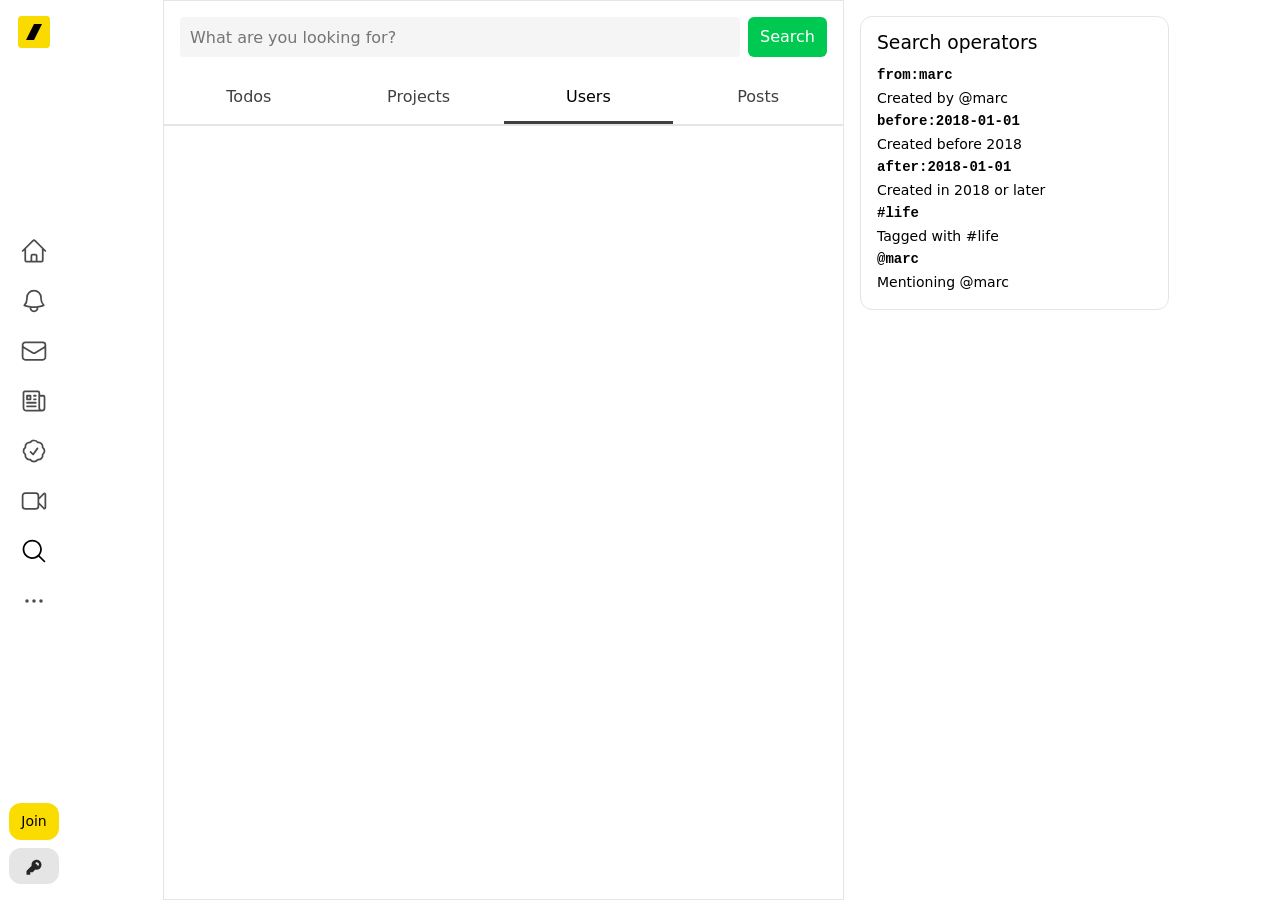
<file: pages/user.html>
<!DOCTYPE html>
<html lang="en">
<head>
    <meta charset="UTF-8">
    <meta name="viewport" content="width=device-width, initial-scale=1.0">
    <title>User</title>
    <link rel="icon" href="../images/wip-logo.svg">
    <link rel="stylesheet" href="../css/styles.css">
    <link rel="stylesheet" href="../css/search.css">
    <link rel="stylesheet" href="../css/user.css">
</head>
<body>
    <div class="main-container">
    <!--side-bar-->
    <div class="sidebar">
        <div class="logo">
           <a href="../index.html"> <img src="../images/wip-logo.svg" alt="Logo"></a>
        </div>
        <div class="side-nav">
            <div class="side-nav-btn">
                <a href="../index.html" class="home hover-btn btn-not-active">
                    <svg xmlns="http://www.w3.org/2000/svg" fill="none" viewBox="0 0 24 24" stroke-width="1.5" stroke="currentColor" aria-hidden="true" data-slot="icon">
                        <path stroke-linecap="round" stroke-linejoin="round" d="M2.25 12L11.2045 3.04549C11.6438 2.60615 12.3562 2.60615 12.7955 3.04549L21.75 12M4.5 9.75V19.875C4.5 20.4963 5.00368 21 5.625 21H9.75V16.125C9.75 15.5037 10.2537 15 10.875 15H13.125C13.7463 15 14.25 15.5037 14.25 16.125V21H18.375C18.9963 21 19.5 20.4963 19.5 19.875V9.75M8.25 21H16.5"></path>
                    </svg>
                </a>
                <a href="login.html" class="notifications hover-btn btn-not-active">
                    <svg xmlns="http://www.w3.org/2000/svg" fill="none" viewBox="0 0 24 24" stroke-width="1.5" stroke="currentColor" aria-hidden="true" data-slot="icon" class="size-7 group-data-current-page:hidden">
                        <path stroke-linecap="round" stroke-linejoin="round" d="M14.857 17.082a23.848 23.848 0 0 0 5.454-1.31A8.967 8.967 0 0 1 18 9.75V9A6 6 0 0 0 6 9v.75a8.967 8.967 0 0 1-2.312 6.022c1.733.64 3.56 1.085 5.455 1.31m5.714 0a24.255 24.255 0 0 1-5.714 0m5.714 0a3 3 0 1 1-5.714 0"></path>
                    </svg>
                </a>
                <a href="login.html" class="email hover-btn btn-not-active">
                    <svg xmlns="http://www.w3.org/2000/svg" fill="none" viewBox="0 0 24 24" stroke-width="1.5" stroke="currentColor" aria-hidden="true" data-slot="icon">
                        <path stroke-linecap="round" stroke-linejoin="round" d="M21.75 6.75v10.5a2.25 2.25 0 0 1-2.25 2.25h-15a2.25 2.25 0 0 1-2.25-2.25V6.75m19.5 0A2.25 2.25 0 0 0 19.5 4.5h-15a2.25 2.25 0 0 0-2.25 2.25m19.5 0v.243a2.25 2.25 0 0 1-1.07 1.916l-7.5 4.615a2.25 2.25 0 0 1-2.36 0L3.32 8.91a2.25 2.25 0 0 1-1.07-1.916V6.75"></path>
                    </svg>
                </a>
                <a href="post.html" class="posts hover-btn btn-not-active">
                    <svg xmlns="http://www.w3.org/2000/svg" fill="none" viewBox="0 0 24 24" stroke-width="1.5" stroke="currentColor" aria-hidden="true" data-slot="icon">
                        <path stroke-linecap="round" stroke-linejoin="round" d="M12 7.5h1.5m-1.5 3h1.5m-7.5 3h7.5m-7.5 3h7.5m3-9h3.375c.621 0 1.125.504 1.125 1.125V18a2.25 2.25 0 0 1-2.25 2.25M16.5 7.5V18a2.25 2.25 0 0 0 2.25 2.25M16.5 7.5V4.875c0-.621-.504-1.125-1.125-1.125H4.125C3.504 3.75 3 4.254 3 4.875V18a2.25 2.25 0 0 0 2.25 2.25h13.5M6 7.5h3v3H6v-3Z"></path>
                    </svg>
                </a>
                <a href="pro.html" class="pro hover-btn btn-not-active">
                    <svg xmlns="http://www.w3.org/2000/svg" fill="none" viewBox="0 0 24 24" stroke-width="1.5" stroke="currentColor" aria-hidden="true" data-slot="icon">
                        <path stroke-linecap="round" stroke-linejoin="round" d="M9 12.75 11.25 15 15 9.75M21 12c0 1.268-.63 2.39-1.593 3.068a3.745 3.745 0 0 1-1.043 3.296 3.745 3.745 0 0 1-3.296 1.043A3.745 3.745 0 0 1 12 21c-1.268 0-2.39-.63-3.068-1.593a3.746 3.746 0 0 1-3.296-1.043 3.745 3.745 0 0 1-1.043-3.296A3.745 3.745 0 0 1 3 12c0-1.268.63-2.39 1.593-3.068a3.745 3.745 0 0 1 1.043-3.296 3.746 3.746 0 0 1 3.296-1.043A3.746 3.746 0 0 1 12 3c1.268 0 2.39.63 3.068 1.593a3.746 3.746 0 0 1 3.296 1.043 3.746 3.746 0 0 1 1.043 3.296A3.745 3.745 0 0 1 21 12Z"></path>
                    </svg>
                </a>
                <a href="login.html" class="video hover-btn btn-not-active">
                    <svg xmlns="http://www.w3.org/2000/svg" fill="none" viewBox="0 0 24 24" stroke-width="1.5" stroke="currentColor" aria-hidden="true" data-slot="icon">
                        <path stroke-linecap="round" stroke-linejoin="round" d="m15.75 10.5 4.72-4.72a.75.75 0 0 1 1.28.53v11.38a.75.75 0 0 1-1.28.53l-4.72-4.72M4.5 18.75h9a2.25 2.25 0 0 0 2.25-2.25v-9a2.25 2.25 0 0 0-2.25-2.25h-9A2.25 2.25 0 0 0 2.25 7.5v9a2.25 2.25 0 0 0 2.25 2.25Z"></path>
                    </svg>
                </a>
                <a href="search.html" class="search hover-btn btn-active">
                    <svg xmlns="http://www.w3.org/2000/svg" viewBox="0 0 24 24" fill="currentColor" aria-hidden="true" data-slot="icon">
                        <path fill-rule="evenodd" clip-rule="evenodd" d="M10.5 3.75C6.77208 3.75 3.75 6.77208 3.75 10.5C3.75 14.2279 6.77208 17.25 10.5 17.25C12.3642 17.25 14.0506 16.4953 15.273 15.273C16.4953 14.0506 17.25 12.3642 17.25 10.5C17.25 6.77208 14.2279 3.75 10.5 3.75ZM2.25 10.5C2.25 5.94365 5.94365 2.25 10.5 2.25C15.0563 2.25 18.75 5.94365 18.75 10.5C18.75 12.5078 18.032 14.3491 16.8399 15.7793L21.5303 20.4697C21.8232 20.7626 21.8232 21.2374 21.5303 21.5303C21.2374 21.8232 20.7626 21.8232 20.4697 21.5303L15.7793 16.8399C14.3491 18.032 12.5078 18.75 10.5 18.75C5.94365 18.75 2.25 15.0563 2.25 10.5Z"></path>
                    </svg>
                </a>
                <a href="more.html" class="three-do hover-btn btn-not-active">
                    <svg xmlns="http://www.w3.org/2000/svg" fill="none" viewBox="0 0 24 24" stroke-width="1.5" stroke="currentColor" aria-hidden="true" data-slot="icon">
                        <path stroke-linecap="round" stroke-linejoin="round" d="M6.75 12a.75.75 0 1 1-1.5 0 .75.75 0 0 1 1.5 0ZM12.75 12a.75.75 0 1 1-1.5 0 .75.75 0 0 1 1.5 0ZM18.75 12a.75.75 0 1 1-1.5 0 .75.75 0 0 1 1.5 0Z"></path>
                    </svg>
                </a>
            </div>
        </div>
        <div class="join-member">
            <a href="join.html" class="join">Join</a>
            <a href="login.html" class="acces-key">
                <svg xmlns="http://www.w3.org/2000/svg" viewBox="0 0 16 14" fill="currentColor" aria-hidden="true" data-slot="icon" class="size-7 group-data-current-page:hidden">
                    <path fill-rule="evenodd" d="M14 6a4 4 0 0 1-4.899 3.899l-1.955 1.955a.5.5 0 0 1-.353.146H5v1.5a.5.5 0 0 1-.5.5h-2a.5.5 0 0 1-.5-.5v-2.293a.5.5 0 0 1 .146-.353l3.955-3.955A4 4 0 1 1 14 6Zm-4-2a.75.75 0 0 0 0 1.5.5.5 0 0 1 .5.5.75.75 0 0 0 1.5 0 2 2 0 0 0-2-2Z" clip-rule="evenodd"></path>
                </svg>
            </a>
        </div>
    </div>
      <!--//side-bar-->
      <!--main-->
      <div class="main">
        <!--post-contents-->
        <div class="post-contents">
            <div class="search-post-page">
                <input type="text" placeholder="What are you looking for?">
                <span>Search</span>
            </div>
              <div class="post-contents-switch-bar">
                <div class="post-contents-switch-bar-btn">
                    <a href="search.html" class="not-active active-tap">Todos</a>
                    <a href="project.html" class="not-active active-tap">Projects</a>
                    <a href="user.html" class="active-tap">Users</a>
                    <a href="posttwo.html" class="not-active active-tap">Posts</a>
                </div>
            </div>
   <!--//post-contents-->
   <!--btn-nav-->
   <div class="btn-nav">
 <a href="../index.html" class="home hover-btn btn-not-active">
                    <svg xmlns="http://www.w3.org/2000/svg" fill="none" viewBox="0 0 24 24" stroke-width="1.5" stroke="currentColor" aria-hidden="true" data-slot="icon">
                        <path stroke-linecap="round" stroke-linejoin="round" d="M2.25 12L11.2045 3.04549C11.6438 2.60615 12.3562 2.60615 12.7955 3.04549L21.75 12M4.5 9.75V19.875C4.5 20.4963 5.00368 21 5.625 21H9.75V16.125C9.75 15.5037 10.2537 15 10.875 15H13.125C13.7463 15 14.25 15.5037 14.25 16.125V21H18.375C18.9963 21 19.5 20.4963 19.5 19.875V9.75M8.25 21H16.5"></path>
                    </svg>
                </a>
                 <a href="search.html" class="search hover-btn btn-active">
                    <svg xmlns="http://www.w3.org/2000/svg" viewBox="0 0 24 24" fill="currentColor" aria-hidden="true" data-slot="icon">
                        <path fill-rule="evenodd" clip-rule="evenodd" d="M10.5 3.75C6.77208 3.75 3.75 6.77208 3.75 10.5C3.75 14.2279 6.77208 17.25 10.5 17.25C12.3642 17.25 14.0506 16.4953 15.273 15.273C16.4953 14.0506 17.25 12.3642 17.25 10.5C17.25 6.77208 14.2279 3.75 10.5 3.75ZM2.25 10.5C2.25 5.94365 5.94365 2.25 10.5 2.25C15.0563 2.25 18.75 5.94365 18.75 10.5C18.75 12.5078 18.032 14.3491 16.8399 15.7793L21.5303 20.4697C21.8232 20.7626 21.8232 21.2374 21.5303 21.5303C21.2374 21.8232 20.7626 21.8232 20.4697 21.5303L15.7793 16.8399C14.3491 18.032 12.5078 18.75 10.5 18.75C5.94365 18.75 2.25 15.0563 2.25 10.5Z"></path>
                    </svg>
                </a>
                 <a href="#" class="email hover-btn btn-not-active">
                    <svg xmlns="http://www.w3.org/2000/svg" fill="none" viewBox="0 0 24 24" stroke-width="1.5" stroke="currentColor" aria-hidden="true" data-slot="icon" class="size-7 group-data-current-page:hidden">
                        <path stroke-linecap="round" stroke-linejoin="round" d="M21.75 6.75v10.5a2.25 2.25 0 0 1-2.25 2.25h-15a2.25 2.25 0 0 1-2.25-2.25V6.75m19.5 0A2.25 2.25 0 0 0 19.5 4.5h-15a2.25 2.25 0 0 0-2.25 2.25m19.5 0v.243a2.25 2.25 0 0 1-1.07 1.916l-7.5 4.615a2.25 2.25 0 0 1-2.36 0L3.32 8.91a2.25 2.25 0 0 1-1.07-1.916V6.75"></path>
                    </svg>
                </a>
                <a href="#" class="notifications hover-btn btn-not-active">
                    <svg xmlns="http://www.w3.org/2000/svg" fill="none" viewBox="0 0 24 24" stroke-width="1.5" stroke="currentColor" aria-hidden="true" data-slot="icon" class="size-7 group-data-current-page:hidden">
                        <path stroke-linecap="round" stroke-linejoin="round" d="M14.857 17.082a23.848 23.848 0 0 0 5.454-1.31A8.967 8.967 0 0 1 18 9.75V9A6 6 0 0 0 6 9v.75a8.967 8.967 0 0 1-2.312 6.022c1.733.64 3.56 1.085 5.455 1.31m5.714 0a24.255 24.255 0 0 1-5.714 0m5.714 0a3 3 0 1 1-5.714 0"></path>
                    </svg>
                </a>
                 <a href="more.html" class="three-do hover-btn btn-not-active">
                    <svg xmlns="http://www.w3.org/2000/svg" fill="none" viewBox="0 0 24 24" stroke-width="1.5" stroke="currentColor" aria-hidden="true" data-slot="icon" class="size-7 group-data-current-page:hidden">
                        <path stroke-linecap="round" stroke-linejoin="round" d="M6.75 12a.75.75 0 1 1-1.5 0 .75.75 0 0 1 1.5 0ZM12.75 12a.75.75 0 1 1-1.5 0 .75.75 0 0 1 1.5 0ZM18.75 12a.75.75 0 1 1-1.5 0 .75.75 0 0 1 1.5 0Z"></path>
                    </svg>
                </a>
   </div>
   <!--//btn-nav-->
</div>
<!--//main-->
<!--right-side-bar-->
<div class="right-side-bar">
    <div class="search-operators">
        <h3>Search operators</h3>
        <div class="search-ops-contents">
            <p class="search-ops-title">from:marc</p>
            <p>Created by @marc</p>
              <p class="search-ops-title">before:2018-01-01</p>
            <p>Created before 2018</p>
              <p class="search-ops-title">after:2018-01-01</p>
            <p>Created in 2018 or later</p>
              <p class="search-ops-title">#life</p>
            <p>Tagged with #life</p>
             <p class="search-ops-title">@marc</p>
            <p>Mentioning @marc</p>
        </div>
    </div>
<!--//right-side-bar-->
    </div>
    </div>
    </div>
</body>
</html>
</file>
<file: css/styles.css>
/* Root Variables */
:root {
  /* Colors */
  --color-primary: #FADC00;
  --color-accent: #FFF6DB;
  --color-background: #E5E5E5;
  --color-text-primary: oklch(0% 0 0);
  --color-link: #FFF6DB;
  --color-white: #FFFFFF;
  --color-gray-400: #404040;
  --color-border: #E5E5E5;
  --lable-bg-color: color(srgb 0.93694 0.964035 0.998872)   ;
  --lable-text: oklch(0.623 0.214 259.815);

  /* Typography */
  --font-family: ui-sans-serif, system-ui, sans-serif, "Apple Color Emoji", "Segoe UI Emoji", "Segoe UI Symbol", "Noto Color Emoji";
  --font-size-base: 16px;

  /* Spacing */
  --spacing-unit: 4px;
  --border-radius: 3px;
  --border-radius-pill: 9999px;

  /* Input */
  --input-bg: transparent;
  --input-text: #000000;
  --input-radius: 0px;

  /* Button */
  --btn-primary-bg: #FFFFFF;
  --btn-primary-text: #404040;
  --btn-primary-border: #E5E5E5;
  --btn-primary-radius: 9999px;
}
/* Root Variables */

/* Global Reset */
*,
*::before,
*::after {
  margin: 0;
  padding: 0;
  box-sizing: border-box;
}

body {
  font-family: var(--font-family);
  font-size: var(--font-size-base);
  color: var(--color-text-primary);
  background-color: var(--color-white);
  line-height: 1.5;
}

/* Typography */
h1, h2, h3, h4, h5, h6 {
  font-family: var(--font-family);
  color: var(--color-text-primary);
}

a {
  color: var(--color-link);
  text-decoration: none;
}

a:hover {
  text-decoration: underline;
}

/* Inputs */
input,
textarea,
select {
  font-family: var(--font-family);
  font-size: var(--font-size-base);
  background: var(--input-bg);
  color: var(--input-text);
  border: 1px solid var(--color-border);
  border-radius: var(--input-radius);

}

/* Buttons*/
.btn-primary {
  font-family: var(--font-family);
  font-size: var(--font-size-base);
  background: var(--btn-primary-bg);
  color: var(--btn-primary-text);
  border: 1px solid var(--btn-primary-border);
  cursor: pointer;
}


.btn-primary:hover {
  background-color: #f5f5f5;
}

.hover-btn:hover {
  cursor: pointer;
  background-color: #fafafa;
}

.btn-active:hover {
  opacity: 1;
}

.btn-not-active{
  opacity: 0.7;
}

.hover-btn-opacity:hover {
  opacity: 0.9;
  cursor: pointer;
}

.text-underline:hover{
  margin-right: none;
  text-decoration: underline;
}

/* Layout */
.main-container {
  display: flex;
  flex-direction: row;
}

.main {
  width: 100%;
  display: flex;
  flex-direction: row;
  justify-content: center;
}

/* Sidebar */
.sidebar {
  width: 100%;
  max-width: 68px;
  height: 100vh;
  position: sticky;
  top: 0;
  padding: 16px 8px 16px 8px;
  display: flex;
  flex-direction: column;
  justify-content: space-between;
  align-items: center;
}

.logo a {
  display: flex;
  justify-content: center;
  align-items: center;
  width: 32px;
  height: 32px;
}

.side-nav img {
  width: 28px;
  height: 28px;
}

.side-nav {
  display: flex;
  flex-direction: column;
}

.side-nav-btn {
  gap: 6px;
  display: flex; 
  align-items: center;
  flex-direction: column;
}

.home, .notifications, .email, .posts, .pro, .video, .search, .three-do {
  padding: 8px 12px 8px 12px;
  display: flex;
  justify-content: center;
  align-items: center;
  border-radius:12px;
}

.side-nav svg {
  width: 28px;
  height: 28px;
  color: black;
}

.join-member {
  display: flex;
  flex-direction: column;
  gap: 8px;
}

.join {
  cursor: pointer;
  font-weight: 500;
  font-size: 14px;
  border-radius: 12px;
  color: var(--color-text-primary);
  background-color: var(--color-primary);
}

.join:hover {
  text-decoration: none;
  background-color: #f1d60b;

}

.join,.acces-key {
  cursor: pointer;
  padding: 8px 12px 8px 12px;
}

.acces-key:hover {
  background-color: oklch(0.87 0 0);
}

.acces-key {
  border-radius: 12px;
  background-color: var(--color-background);
  display: flex;
  justify-content: center;
  align-items: center;
}

.acces-key svg {
  color: oklch(0.269 0 0);
  width: 20px;
  height: 20px;
}

/* Post */

/* Post Contents Container */
.post-contents {
  width: 681px;
  display: flex;
  flex-direction: column;
}

.post {
  max-width: 681px;
  border-bottom: none;
  display: flex;
  justify-content: space-between;
  flex-direction: column;
  padding: 16px 0px 16px 0px;
  gap: 10px;
}

/* Post Header */
.post-header {
  gap: 10px;
  padding: 0 16px 0 16px;
  display: flex;
  flex-direction: row;
  align-items: flex-start;
  justify-content: space-between;
}

.profile-content {
  position: relative;
  display: flex;
  align-items: center;
  flex-direction: row;
  gap: 10px;
}

.profil {
  position: relative;
  width: 40px;
  height: 40px;
}

/* Profile Hover Card */
.pf-hover {
  display: none;
  width: 288px;
  position: absolute;
  top: 60px;
  left: -65%;
  flex-direction: column;
  gap: 10px;
  background-color: var(--color-white);
  border: 1px solid var(--color-border);
  box-shadow: 0 4px 12px rgba(0, 0, 0, 0.1);
  border-radius: 12px;
  padding: 16px;
  z-index: 100000000000000000;
}

.profil:hover + .pf-hover,
.pf-hover:hover {
  display: flex;
  flex-direction: column;
}

.pf-hover::before {
  content: "";
  position: absolute;
  top: -20px;
  left: 0;
  width: 100%;
  height: 20px;
}

.pf-hover-header {
  display: flex;
  flex-direction: row;
  justify-content: space-between;
}

.pf-hover-header img {
  width: 40px;
  height: 40px;
  border-radius: 50%;
}

.follow-btn {
  font-weight: 700;
  background-color: #000000;
  display: inline;
  justify-content: center;
  align-items: center;
  color: var(--color-white);
  padding: 8px 16px 8px 16px;
  border-radius: var(--border-radius-pill);
}

.follow-btn:hover {
  cursor: default;
  opacity: 0.8;
}

.pf-hover-name > .name {
  display: flex;
  align-items: start;
  font-size: 18px;
  font-weight: 700;
}

.pf-hover-name > .name .pro-lable {
  margin-left: 5px;
}

.pf-hover-name > .bio {
  color:oklch(0.556 0 0);
  line-height: 20px;
}

.pf-hover-body {
  display: flex;
  flex-direction: column;
  text-wrap: wrap;
}

.pf-hover-body span a {
  color: #0066ff;
}

.profil img {
  width: 40px;
  height: 40px;
  border-radius: 50%;
}

.name-bio{
  display: flex;
  flex-direction: column;
}

.name{
  display: flex;
  gap: 5px;
  flex-direction: row;
  align-items: center;
  font-weight: 500;
  font-size: 16px;
}

.pro-lable {
  padding: 2px 3px 2px 3px;
  height: 13.59px;
  display: flex;
  align-items: center;
  justify-content: center;
  font-size: 9.6px;
  border-radius: 3px;
  background-color: oklch(0.902 0.063 306.703);
  color:  oklch(0.496 0.265 301.924);
}

.bio{
  font-weight: 400;
  color: gray;
  font-size: 16px;
}

/* Three Dot Menu */
.three-dot-post {
  position: relative;
}

.three-dot-post svg {
  position: relative;
  opacity: 0.3;
  width: 32px;
  height: 32px;
  padding: 8px;
  align-items: start;
  vertical-align: top;
  border-radius: 50%;
}

.three-dot-post svg:hover {
 background-color:   oklch(0.87 0 0);

}

.three-dot-click  {
  font-size: 14px;
  position: absolute;
  display: none;
  flex-direction: column;
  width: 144px;
  top: 70%;
  right: 20%;
  background-color: var(--color-white);
  border: 1px solid var(--color-border);
  border-radius: 12px;
  padding: 8px;
  box-shadow: 0 4px 12px rgba(0, 0, 0, 0.1);
  z-index: 100000000;
}

.three-dot-click.active {
  display: flex;
}

.mute,.smiliar-tool,.share,.report {
  display: flex;
  flex-direction: row;
  align-items: center;
  gap: 8px;
  border-radius: 12px;
}

.mute svg,.smiliar-tool svg ,.share svg,.report svg{
  display: flex;
  justify-content: center;
  align-items: center;
  padding: 8px;
  opacity: 1;
  color: black;
}

.mute span{
  display: inline-block; 
}

/* Post Body */
.post-body{
  padding: 0 16px 0 66px;
  display: flex;
  flex-direction: row;
  align-items: stretch;
}

.post-text {
  gap: 10px;
  color: var(--color-text-primary);
  display: flex;
  flex-direction: row;
  justify-content: space-between;
  align-items: stretch;
}

.post-text > img,
.post-text .lable > img {
  width: 20px;
  height: 20px;
  border-radius: 2px;
}

.verify {
  width: 20px;
  height: 20px;
  display: flex;
  justify-content: center;
  align-items: center;
  background-color: oklch(0.723 0.219 149.579) ;
  color: white;
  border-radius: 20%;
}

/* Post Image */
.post-img {
  display: flex;
  padding: 8px 8px 8px 66px;
  justify-content: center;
  align-items: center;
}

.post-img img{
  display: flex;
  border-radius: 6px;
  width: 100%;
  max-width: 585px;
}

/* Labels */
.lable {
  height: 24px;
  display: flex;
  flex-direction: row;
  gap: 6px;
  background-color: var(--lable-bg-color);
  color: var(--lable-text);
  justify-content: center;
  align-items: center;
  border-radius: 3px;
  position: relative;
}

.lable a {
  color: inherit;
}

.lable .pf-hover {
  color: var(--color-text-primary);
  font-size: var(--font-size-base);
  font-weight: normal;
  top: 30px;
}

.lable .pf-hover::before {
  top: -10px;
  height: 10px;
}

.lable:hover .pf-hover,
.lable .pf-hover:hover {
  display: flex;
  flex-direction: column;
}

.verify svg {
  width: 20px;
  height: 20px  
}


/* Post Footer */
.post-footer {
  padding: 0 16px 0 66px;
  font-size: 14px;
  display: flex;
  align-items: center;
  flex-direction: row;
  justify-content: space-between;
}

.post-btns {
  display: flex;
  gap: 10px;
  flex-direction: row;
}

.like-btn {
  gap: 8px;
  align-items: center;
  font-size: 14px;
  display: flex;
  padding: 4px 6px 4px 6px;
  border-radius: var(--border-radius-pill);
  display: flex;
  flex-direction: row;
  justify-content: flex-end;
}

.like-btn:hover {
  color: oklch(0.637 0.237 25.331);
}

.like-btn svg {
  width: 20px;
  height: 20px;
}

.reply-btn {
  align-items: center;
  font-size: 14px;
  display: flex;
  padding: 4px 8px 4px 8px;
  border-radius: var(--border-radius-pill);
}

.post-durations {
  opacity: 0.5;
}

.post-durations:hover {
    opacity: 1;
}
/* Post Footer */

/* Post */

/* Right Side Bar */
.right-side-bar {
  gap: 15px;
  display: flex;
  flex-direction: column;
  align-items: center;
  padding: 16px;
  width: 100%;
  max-width: 341px;
}

/* Search Bar */
.search-bar {
  position: relative;
  display: flex;
  align-items: center;
  width: 100%;
}

.search-bar span {
  position: absolute;
  left: 12px;
  display: flex;
  align-items: center;
  color: gray;
}

.search-bar input {
  background-color: oklch(0.97 0 0);
  border-radius: var(--border-radius-pill);
  padding: 8px 12px 8px 36px;
  width: 100%;
  border: none;
}

.search-bar input:focus + span {
  color: #0066ff;
}

/* Ad Banner */
.ad{
  display: flex;
  flex-direction: column;
  text-align: start;
  width: 100%;
  background-color: var(--color-primary);
  border-radius: 12px;
}

.ad h3, .new-project h3 ,.streak h3 {
  font-weight: 700;
  line-height: 28px;
  font-size: 18px;
  padding: 12px 16px 0px 16px;
}

.ad-body {
  display: flex;
  flex-direction: column;
  padding: 8px 16px 16px 16px;
  gap: 10px;
}

.join-now {
  display: flex;
  justify-content: center;
  align-items: center;
  font-size: 16px;
  height: 40px;
  font-weight: 600;
  background-color: var(--color-text-primary);
  color: var(--color-white);
  border-radius: var(--border-radius-pill);
  padding: 8px 12px 8px 12px;
  width: 100%;
  border: none;
}

/* New Project Card */
.new-project,.streak  {
  display: flex;
  flex-direction: column;
  text-align: start;
  width: 100%;
  border-radius: 12px;
  border: 1px solid var(--color-border);
}

.new-project img {
  margin-top: 4px;
  width: 32px;
  height: 32px;
  border-radius: var(--border-radius);
}

.new-project-body {
  border-radius: 12px;
  display: flex;
  gap: 5px;
  align-items: flex-start;
  flex-direction: row;
  padding: 8px;
  margin: 0px 8px 0px 8px;
}

.new-project-body p {
  display: inline-flex;
  align-items: start;
}

.lyrics-content {
  font-size: 14px;
  align-items: start;
  display: flex;
  flex-direction: column;
}

.lyrics-content p {
  margin: 0;
}

.show-more-btn {
  border-radius: 12px;
  border: none;
  display: flex;
  justify-content: center;
  align-items: center;
  padding: 8px;
  opacity: 0.6;
  margin: 0px 8px 8px 8px;
}

/* Streak Card */
.streak{
  display: flex;
  flex-direction: column;
}

.streak-body {
  width: 100%;
  border-radius: var(--border-radius-pill);
  padding: 8px 16px 0px 16px; 
  display: flex;
  align-items: center;
  flex-direction: row;
  justify-content: space-between;
}

.streak-body:last-child {
  padding-bottom: 16px;
}

.streak-pf {
  display: flex;
  gap: 6px;
  flex-direction: row;
  align-items: center;
}

.streak-pf img {
  width: 25px;
  height: 25px;
  border-radius: 50%;
}
/* Streak Card */

/* Right Side Bar */

.streak-lable {
  font-size: 12px;
  color: #7c2d12;
  display: flex;
  align-items: center;
  height: 24px;
  background-color: #ffedd5;
  padding: 4px 8px 4px 8px;
  border-radius: 50px;
}

/* Bottom Nav */
.btn-nav {
  position: sticky;
  bottom: 0;
  height: 100%;
  display: none;
  flex-direction: row;
  justify-content: space-evenly;
  background-color: var(--btn-primary-bg);
  border-top: 1px solid var(--color-border);
  padding: 8px;
}

.btn-nav a {
  color: var(--color-text-primary);
}

.btn-nav svg {
  width: 28px;
  height: 28px;
}

/* Pop Up */

/* Pop Up Overlay */
.pop-up-background {
  display: none;
  position: fixed;
  inset: 0;
  background-color: rgba(0, 0, 0, 0.8);
  z-index: 10;
}

/* Pop Up Container */
.pop-up {
  position: relative;
  width: 672px;
  height: 870px;
  display: flex;
  align-items: center;
  flex-direction: column;
  gap: 20px;
  position: fixed;
  top: 50%;
  left: 50%;
  max-height: 99vh;
  transform: translate(-50%, -50%);
  overflow: auto;
  background-color: var(--color-white);
  border: 1px solid var(--color-border);
  border-radius: 24px;
  padding: 32px 32px 40px 32px;
}

/* Close Button */
.pop-up-close-btn {
  position: absolute;
  border-radius: 50%;
  top: 8px;
  right: 8px;
  width: 40px;
  height: 40px;
  display: flex;
  align-items: center;
  justify-content: center;
  cursor: pointer;
  background-color:oklch(97% 0 0);
}

.pop-up-close-btn:hover{
background-color: oklch(92.2% 0 0);
}

.pop-up-close-btn svg {
  width: 32px;
  height: 32px;
  color: oklch(55.6% 0 0);
}

/* Logo Header */
.pop-logo-header {
  font-size: 24px;
  display: flex;
  flex-direction: row;
  align-items: center;
  justify-content: center;
  gap: 8px;
}

.pop-logo-header img {
  width: 32px;
  height: 32px;
  border-radius: var(--border-radius);
}

.pop-logo-header span {
  font-size: 24px;
  font-weight: 800;
}

.pop-logo-title {
  display: flex;
  flex-direction: column;
  align-items: center;
  line-height: 50px;
}

.pop-logo-title h3 {
  width: 512px;
  font-weight: 700;
  font-size: 48px;
  text-align: center;
}

/* Logo Body */
.pop-logo-body{
  width: 512px;
  justify-content: center;
  font-size: 30px;
  text-align: center;
  display: flex;
  flex-direction: column;
  gap: 10px;
}

.pop-logo-body p {
  display: flex;
  font-weight: 300;
  line-height: 35px;
  align-items: center;
}

/* Pop Up Buttons */
.pop-logo-btns {
  display: flex;
  flex-direction: row;
  justify-content: center;
  gap: 10px;
  align-items: center;
}

.pop-logo-btns button {
  cursor: pointer;
  padding: 8px 16px;
  height: 40px;
  font-size: 16px;
  border: none;
  border-radius: var(--border-radius-pill);
}

.join-btn {
  background-color: var(--color-primary);
}

.join-btn:hover {
filter: brightness(0.9);
}

.login-btn {
  background-color: oklch(92.2% 0 0);
}

.login-btn:hover {
filter: brightness(0.9);
}

/* Member Info */
.member-info {
  display: flex;
  flex-direction: column;
  gap: 8px;
  text-align: center;
}

.member-info-img {
  display: flex;
  flex-direction: row;
  justify-content: center;
  align-items: center;
}

.member-info-img img {
  width: 32px;
  height: 32px;
  border-radius: 50%; 
  outline: 2px solid var(--btn-primary-bg);
}

.member-info-img img:nth-child(2) {
  margin-left: -4px;
}

.member-info-img img:nth-child(3) {
  margin-left: -4px;
}

.member-info-img img:nth-child(4) {
  margin-left: -4px;
}

.member-info-img img:nth-child(4) {
  margin-left: -4px;
}

.member-info-img img:nth-child(6) {
  margin-left: -4px;
}

.member-info-img img:nth-child(7) {
    margin-left: -4px;
}

.member-info-img img:nth-child(8) {
    margin-left: -4px;
}

.member-info-img img:nth-child(9) {
    margin-left: -4px;
}

/* Feature Boxes */
.pop-ups-boxs {
  width: 608px;
  display: flex;
  align-items: center;
  gap: 16px;
  justify-content: space-between;
  flex-direction: row;
  flex-wrap: wrap;
}

.pop-up-box {
  width: 296px;
}

.pop-up-box-header {
  display: flex;
  flex-direction: column;
  align-items: flex-start;
  padding: 16px;
  border: 1px solid var(--color-border);
  border-radius: 12px;
  gap: 5px;
}

.sidebar-invisible {
    width: 341px;
}

/* Responsive */
@media (max-width: 768px) {
  .right-side-bar {
    display: none;
  }
  .post-contents {
    width: 100%;
  }
  .pop-up {
    width: 90vw;
    height: auto;
    padding: 24px;
  }
  .pop-ups-boxs {
    width: 100%;
    flex-direction: column;
  }
  .pop-up-box {
    width: 100%;
  }
}
@media (max-width: 639px) {
  .sidebar {
    display: none;
  }

  .post-contents {
    width: 100%;
  }

  .btn-nav {
    display: flex;
    flex-direction: row;
    justify-content: space-around;
  }
}
</file>
<file: css/join.css>
/* Layout */
.main{
    width: 100%;
    max-width: 100vw;
    overflow: hidden;
    margin: 0;
    min-height: 100vh;
    display: flex;
    flex-direction: row;
    align-items: stretch;
    justify-content: center;
    gap: 0;
}

.main-left {
    position: relative;
    width: 50%;
    padding: 50px 78px 78px 78px;
    display: flex;
    flex-direction: column;
    justify-content: flex-start;
    align-items: flex-end;
}

.main-left > * {
    width: 100%;
    max-width: 380px;
}

.main-left > .pro-deal-card {
    max-width: 412px;
}

.main-right {
    width: 50%;
    padding: 50px 78px 78px 78px;
    background-color: #fff;
    display: flex;
    flex-direction: column;
    justify-content: flex-start;
    align-items: flex-start;
    gap: 0;
    filter: drop-shadow(0 1px 10px rgba(0, 0, 0, 0.1));
}

/* Subscription Overview */
.subscriptions-overview{
    display: flex;
    gap: 24px;
    flex-direction: column;
    justify-content: center;
    margin-bottom: 32px;
}

.subscriptions-overview img {
    width: 28px;
    height: 28px;
    border-radius: 50%;
    box-shadow: 0px 0px 10px 0px rgba(0, 0, 0, 0.1);
}

.sub-overview-header a  {
    font-weight: 500;
    font-size: 14px;
    color: #1a1a1a;
    display: flex;
    flex-direction: row;
    align-items: center;
    justify-content: flex-start;
    gap: 8px;
}

.sub-overview-header a:hover{
    text-decoration: none;
}

.sub-price-info {
    display: flex;
    flex-direction: column;
}

.sub-price-info-header h4{
    font-size: 16px;
    opacity: 0.8;
    color: #1a1a1aa6;
    font-weight: 500;
}

.sub-price {
    display: inline-flex;
    align-items: center;
    gap: 8px;
    font-size: 36px;
    font-weight: 500;
    height: 46.8px;
}

.sub-price span{
    display: flex;
    width: 41px;
    font-size: 14px;
    font-weight: 600;
    color: #1a1a1aa6;
}

.sub-price-discount {
    display: none;
    margin-bottom: 20px;
}

.sub-price-discount p {
    font-size: 14px;
    color: #1a1a1aa6;
}

.sub-price-discount p span {
    text-decoration: line-through;
}

/* Pro Deal Card */
.pro-deal-card{
    font-weight: 400;
    width: 412px;
    display: flex;
    flex-direction: column;
    justify-content: flex-start;
    align-items: flex-start;
    background-color: var(--color-white);
    border: 1px solid var(--color-border);
    border-radius: 6px;
}

.pro-deal-title {
    width: 100%;
    padding: 16px;
    display: flex;
    flex-direction: column;
}

.pro-deal-title p {
    font-size: 12px;
    color: #a0a0a0;
}

.pro-deal-info {
 font-size: 14px;
    width: 100%;
    display: flex;
    flex-direction: row;
    justify-content: space-between;
}

.pro-deal-info h4{
     font-weight: 400;
}

/* Deal Benefits Bar */
.pro-deal-benefits {
    position: relative;
    width: 100%;
    font-size: 12px;
    display: flex;
    flex-direction: row;
    justify-content: space-between;
    align-items: center;
    gap: 5px;
    padding: 12px 16px;
    background-color: #1a1a1a0d;
    border-radius: 6px;
    border-top: 1px solid var(--color-border);
    border-top-right-radius: 0px;
    border-top-left-radius: 0px;
}

.pro-deal-benefits::after{
    content: '';
    position: absolute;
    inset: -1px;
    border: 1px solid oklab(0.723 -0.18885 0.110891);
    border-radius: 6px;
    clip-path: inset(0 100% 0 0);
    pointer-events: none;
    opacity: 1;
}
.pro-deal-benefits.active::after{
    animation: sweep 0.5s ease forwards;
}

/* Sweep Animation */
@keyframes sweep{
    0%{
        clip-path: inset(0 100% 0 0);
        opacity: 1;
    }
    50%{
        clip-path: inset(0 0 0 0);
        opacity: 1;
    }
    100%{
        clip-path: inset(0 0 0 0);
        opacity: 0;
    }
}

.deal-benefit-left {
    display: flex;
    flex-direction: row;
    align-items: center;
    gap: 8px;
}

.save-deal{
    padding: 1px 6px;
    background-color: #cbf4c9;
    border-radius: 6px;
    color: #0e6245;
}

/* Toggle Switch */
.toggle {
    position: relative;
    display: inline-block;
    width: 28px;
    height: 16px;
    flex-shrink: 0;
}

.toggle input {
    opacity: 0;
    width: 0;
    height: 0;
}

.toggle-slider {
    position: absolute;
    cursor: pointer;
    top: 0;
    left: 0;
    right: 0;
    bottom: 0;
    background-color: var(--color-white);
    border: 1px solid var(--color-border);
    border-radius: 24px;
    transition: 0.3s;
    width: 28px;
    height: 16px;
}

.toggle-slider::before {
    content: "";
    position: absolute;
    height: 14px;
    width: 14px;
    left: 0px;
    bottom: 0px;
    background-color: var(--color-white);
    border: 1px solid var(--color-border);
    border-radius: 50%;
    transition: 0.3s;
}

.toggle input:checked + .toggle-slider {
    background-color: #24b47e;
    border: 1px solid #24b47e;
}

.toggle input:checked + .toggle-slider::before {
    transform: translateX(12px);
    background-color: var(--color-white);
    border: 1px solid #24b47e;
}

/* Form Container */
.sub-fill-in {
    width: 380px;
    display: flex;
    flex-direction: column;
}

.border-sperate {
    width: 100%;
    height: 1px;
    padding: 16px;
    background-color: var(--color-border);
}

/* Totals */
.totals {
    width: 100%;
    display: flex;
    flex-direction: column;
    gap: 0;
    margin-top: 32px;
}

.sub-total {
    border-top: 1px solid #e0e0e0;
    padding: 16px 0;
    display: flex;
    flex-direction: row;
    justify-content: space-between;
    font-size: 14px;
    color: #4a4a4a;
}

.total-due {
    border-top: 1px solid #e0e0e0;
    padding: 16px 0;
    display: flex;
    flex-direction: row;
    justify-content: space-between;
    font-size: 16px;
    font-weight: 400;
    color: #1a1a1a;
}

.fill-in-header {
    padding: 0px 0px 12px 0px;
}

.fill-in-header h4, .fill-in-payment h4 {
    font-size: 18px;
    font-weight: 400;
    color: #666;
    margin: 0;
}

.fill-in-payment {
    padding: 24px 0px 12px 0px;
}

/* Email Input */
.email-input {
    display: flex;
    flex-direction: column;
    padding: 0;
    margin-bottom: 8px;
}

.email-input label, .stripe-card-group label, .input-group label {
    color: #4a4a4a;
    font-size: 13px;
    font-weight: 500;
    margin-bottom: 8px;
}

.email-input input, .input-group input, .input-group select {
    font-size: 14px;
    padding: 12px;
    border: 1px solid #e0e0e0;
    border-radius: 6px;
    width: 100%;
    outline: none;
    background-color: #fff;
    color: #1a1a1a;
    filter: drop-shadow(0 1px 2px rgba(0, 0, 0, 0.1));
}

.email-input input::placeholder, .input-group input::placeholder, .stripe-card-top input::placeholder, .stripe-card-bottom input::placeholder {
    color: #a0a0a0;

}

.email-input input:focus, .input-group input:focus, .input-group select:focus {
    border-color: #0066ff;
    border: none;
    border: 1px solid #e0e0e0;
    box-shadow: 0 0 0 2.5px rgba(0, 102, 255, 0.4);
}

/* Payment Info */
.payment-fill-info {
    display: flex;
    border: 1px solid #e0e0e0;
    border-radius: 8px;
    flex-direction: column;
    margin-bottom: 16px;
    background-color: #fff;
}

.payment-type {
    display: flex;
    align-items: center;
    flex-direction: row;
    padding: 16px;
    gap: 12px;
    border-bottom: 1px solid #e0e0e0;
    font-weight: 500;
    font-size: 14px;
    color: #1a1a1a;
    border-bottom: none;
}

.payment-type svg {
    width: 16px;
    height: 16px;
}

.card-info {
    display: flex;
    padding: 0px 16px 16px 16px;
    flex-direction: column;
}

.card-info label {
    font-weight: normal;
    color: #666;
}

/* Stripe Card Input */
.stripe-card-group {
    display: flex;
    flex-direction: column;
    margin-bottom: 16px;
}

.stripe-card-box {
    border: 1px solid #e0e0e0;
    border-radius: 6px;
    display: flex;
    flex-direction: column;
}

.stripe-card-top {
    position: relative;
    display: flex;
    align-items: center;
    border-bottom: 1px solid #e0e0e0;
}

.stripe-card-top input {
    border: none !important;
    width: 100%;
    padding: 12px;
    outline: none;
    font-size: 14px;
    background: transparent;
}

.stripe-card-top input:focus,
.card-year:focus,
.card-cvc:focus {
    box-shadow: 0 0 0 2.5px rgba(0, 102, 255, 0.4);
    border-bottom-left-radius: 6px;
    border-bottom-right-radius: 0px;
}

.stripe-card-top input:focus,
.card-cvc:focus {
    border-bottom-left-radius: 0px;
    border-bottom-right-radius: 6px;
}

.stripe-card-top input#card-num:focus {
    border-top-right-radius: 6px;
    border-top-left-radius: 6px;
    border-bottom-left-radius: 0px;
    border-bottom-right-radius: 0px;
}

.card-type-icons {
    position: absolute;
    right: 12px;
    display: flex;
    gap: 4px;
    align-items: center;
}

.card-type-icons img {
    height: 16px;
}

.stripe-card-bottom {
    display: flex;
    align-items: center;
}

.card-year {
    width: 50%;
    border: none !important;
    border-right: 1px solid #e0e0e0 !important;
    padding: 12px;
    outline: none;
    font-size: 14px;
    background: transparent;
}

.cvc-container {
    width: 50%;
    display: flex;
    align-items: center;
    position: relative;
}

.card-cvc {
    width: 100%;
    border: none !important;
    padding: 12px;
    outline: none;
    font-size: 14px;
    background: transparent;
}

.cvc-container svg {
    position: absolute;
    right: 12px;
    width: 20px;
    height: 20px;
    stroke: #888;
}

/* Cardholder & Region Inputs */
.input-group {
    display: flex;
    flex-direction: column;
    margin-top: 16px;
}

.input-group select {
    appearance: none;
    background-image: url('data:image/svg+xml;charset=US-ASCII,<svg xmlns="http://www.w3.org/2000/svg" width="12" height="12" fill="%231a1a1a" viewBox="0 0 16 16"><path fill-rule="evenodd" d="M1.646 4.646a.5.5 0 0 1 .708 0L8 10.293l5.646-5.647a.5.5 0 0 1 .708.708l-6 6a.5.5 0 0 1-.708 0l-6-6a.5.5 0 0 1 0-.708z"/></svg>');
    background-repeat: no-repeat;
    background-position: right 12px center;
    padding-right: 32px;
}

/* Footer */
.sub-fill-in-footer {
    display: flex;
    flex-direction: column;
    gap: 16px;
    margin-top: 8px;
    width: 380px;
}

/* Save Info Checkbox */
.save-info-card {
    border: 1px solid #e0e0e0;
    border-radius: 6px;
    padding: 12px 14px;
    background-color: #fff;
}

.terms-card {
    padding: 0 4px;
}

/* Custom Checkbox */
.custom-checkbox {
    display: flex;
    align-items: flex-start;
    gap: 4px;
    cursor: pointer;
}

.custom-checkbox input {
    width: 16px;
    height: 16px;
    margin-top: 2px;
    accent-color: #000;
}

.cb-title {
    display: block;
    font-weight: 500;
    color: #1a1a1a;
    font-size: 14px;
}

.cb-desc {
    display: block;
    color: #666;
    font-size: 13px;
    margin-top: 4px;
    line-height: 1.4;
}

.cb-desc a {
    color: #666;
    text-decoration: underline;
    text-decoration-style: dotted;
}

.cb-desc span {
    text-decoration: underline;
    text-decoration-style: dotted;
    color: #666;
}

/* Subscribe Button */
.subscribe-btn {
    display: flex;
    justify-content: center;
    width: 100%;
    background-color: #000000;
    color: var(--color-white);
    padding: 16px;
    border-radius: 6px;
    font-size: 16px;
    font-weight: 500;
    border: none;
    cursor: pointer;
    margin-top: 4px;
    transition: background-color 0.15s;
}

.subscribe-btn:hover {
    background-color: #333;
}

.sub-description {
    font-size: 13px;
    color: #666;
    text-align: center;
}

/* Powered By Stripe */
.power-by-footer {
    display: flex;
    justify-content: center;
    align-items: center;
    gap: 16px;
    font-size: 12px;
    color: #888;
    margin-top: 16px;
}

.power-left {
    border-right: 1px solid #e0e0e0;
    padding-right: 16px;
}

.power-left span {
    display: flex;
    align-items: center;
    gap: 4px;
}

.power-left strong {
    color: #a0a0a0;
    font-size: 14px;
}

.power-right {
    display: flex;
    gap: 12px;
}

.power-right a {
    color: #888;
    text-decoration: none;
}

.power-right a:hover {
    text-decoration: underline;
}

/* Footer */

/* Responsive */
@media (max-width: 991px) {

    .pro-deal-title {
        display: none;
    }

    .pro-deal-card {
        width: 100%;
        max-width: 380px;
    }

    .pro-deal-benefits{
        border-top: none;
    }

    .sub-total {
        display: none;
    }

    .total-due {
        display: none;
    }

    .fill-in-header {
        display: none;
    }

    .totals {
        margin-top: 55px
    }

    .sub-fill-in {
        max-width: 380px;
    }

    .main {
        margin-top: 15px;
        justify-content: center;
        align-items: center;
        flex-direction: column;
    }

    .main-right {
        filter: none;
        padding: 0;
        justify-content: center;
        align-items: center;
    }

    .main-left {
        width: 100%;
        max-width: 380px;
        padding: 0;
        justify-content: center;
        align-items: center;
    }

    .sub-price-info {
        flex-direction: column;
        align-items: center;
        justify-content: center;
    }

    .sub-price-info span{
        text-wrap: nowrap;
    }
}
</file>
<file: css/login.css>
/* Layout */
.main {
    display: flex;
}

.login-container {
    padding: 16px;
    font-size: 18px;
    width: 100%;
    max-width: 681px;
    display: flex;
    justify-content: flex-start;
    align-items: center;
    flex-direction: column;
    border: 1px solid var(--color-border);
}

.login-title {
    font-size: 30px;
    font-weight: 700;
    margin-bottom: 32px;
}

/* Social Login Buttons */
.login-btns {
    width: 100%;
    display: flex;
    align-items: center;
    justify-content: center;
    text-align: center;
    gap: 8px;
    flex-direction: column;
}

.login-btns svg{
    width: 20px;
    height: 20px;
}

.login-btns a {
    text-decoration: none;
    border-radius: 8px;
    gap: 8px;
    display: flex;
    flex-direction: row;
    align-items: center;
    justify-content: center;
    text-align: center;
    padding: 8px;
    background-color: oklab(0.623 -0.0378409 -0.210628);
    width: 100%;
    opacity: 0.9;
}

.login-btns a:hover {
    opacity: 1
}

.login-btns a:first-child{
    background-color: oklch(0.541 0.281 293.009);
}

/* Form Inputs */
.login-inputs {
    display: flex;
    flex-direction: column;
    justify-content: center;
    text-align: center;
    gap: 8px;
    width: 100%;
}

.login-inputs input {
    padding: 8px;
    border-radius: 8px;
    border: 2px solid var(--color-border);
}

/* Input Focus Animation */
@keyframes outlineAnimation{
    0%, 80%{
        outline-color: black;
    }
    100%{
        outline-color: transparent;
    }
}
.login-inputs input:focus-within{
    outline: 2px solid transparent;
    animation: outlineAnimation 0.2s steps(1) forwards;
}

.login-inputs a {
    background-color: black;
    color: white;
    padding: 8px;
    border-radius: 8px;
    text-decoration: none;
    display: flex;
    justify-content: center;
    align-items: center;
}

.login-inputs a:hover {
    opacity: 0.9;

}

.or{
    font-size: 16px;
    margin: 16px 0px 16px 0px;
    color: oklch(0.556 0 0);
}

.forgot-password {
    font-size: 16px;
    cursor: pointer;
    font-weight: normal;
    margin: 16px 0px 0px 0px;
    color: oklch(0.556 0 0);
}

.forgot-password:hover {
    text-decoration: underline;
}

/* Responsive */
@media (max-width: 768px) {
  .right-side-bar {
    display: none;
  }
  .post-contents {
    width: 100%;
  }
}
@media (max-width: 639px) {

    .main {
        justify-content: space-between;
        flex-direction: column;
    }
  .empty-space-fake {
    width: 100%;
    height: 100%;
  }

  .sidebar-invisible {
    width: 100%;
    height: 100%;
  }

  .btn-nav {
    display: flex;
    flex-direction: row;
    justify-content: space-around;
  }
}
</file>
<file: css/more.css>
/* Layout */

/* More Container */
.more-container {
    width: 100%;
    max-width: 681px;
    border: 1px solid var(--color-border);
}

/* Grid Items */
.more-boxs {
    display: grid;
    grid-template-columns: repeat(3, 1fr);
    gap: 16px;
    padding: 32px;
}

.more-box {
    width: 100%;
    cursor: pointer;
    font-weight: 500;
    display: flex;
    align-items: center;
    justify-content: flex-start;
    max-width: 195px;
    height: 56px;
    background-color: #f5f5f5;
    border-radius: 12px;
    padding: 16px;
}

.more-box:hover {
    color: var(--color-text);
    background-color: #d4d4d4;
}

/* Two Boxes Section */
.two-boxs {
    display: flex;
    padding: 32px;
    gap: 16px;
}

/* Responsive */
@media (max-width: 768px) {
  .right-side-bar {
    display: none;
  }
  .post-contents {
    width: 100%;
  }
}
@media (max-width: 639px) {

    .main {
      justify-content: space-between;
        flex-direction: column;
    }


  .empty-space-fake{
    height: 700px;
  }

  .btn-nav {
    display: flex;
    flex-direction: row;
    justify-content: space-around;
  }
}
</file>
<file: css/post.css>
/* Switch Bar */
.post-contents-switch-bar-btn{
    width: 100%;
    display: flex;
    flex-direction: row;
    align-items: center;
    justify-content: center;
    font-size: 16px;
}

.post-contents-switch-bar-btn a {
    width: 100%;
    justify-content: center;
    text-align: center;
    align-items: center;
    font-weight: 500;
    padding: 12px;
    cursor: pointer;
    color: #404040;
    border-bottom: 3px solid transparent;
}

.post-contents-switch-bar-btn a:hover {
    background-color: oklch(0.269 0 0 / 0.05);
    text-decoration: none;
}

 .post-contents-switch-bar-btn .active-tap {
    color: var(--color-text-primary);
    border-bottom: 3px solid #404040;
 }

 .post-contents-switch-bar-btn .not-active {
    color: #404040;
    border-bottom: 3px solid transparent;
 }

 .not-active:focus {
    color: var(--color-text-primary);
    border-bottom: 3px solid #404040;
    outline: none;
 }

 .active-tap:active {
    color: #404040;
    border-bottom: none;
 }

 .active-tap:focus {
    color: var(--color-text-primary);
    border-bottom: 3px solid #404040;
    outline: none;
 }

.post-contents-switch-bar-btn-active {
    text-decoration: none;
}

/* Post Cards */
.post {
    justify-content: center;
}

.post:nth-child(13) {
    border-bottom: 1px solid var(--color-border);
}

.post:hover{
    cursor: default;
    background-color: var(--color-white);
}
.post-body {
    padding-left: 16px;
}

.three-dot-post {
    display: none;
}

.post-text {
    text-wrap: wrap;
    display: flex;
    flex-direction: column;
    align-items: center;
    justify-content: flex-start;
}

/* Post Labels */
.post-lable {
    display: flex;
    flex-direction: row;
    align-items: center;
    justify-content: flex-start;
    gap: 5px;
    width: 100%;
}

.post-lable p {
    display: inline-block;
    background-color: oklch(0.723 0.219 149.579);
    color: var(--color-white);
    border-radius: 4px;
    font-size: 12px;
    font-weight: 500;
    padding: 4px;
    height: 20px;
    align-items: center;
    justify-content: center;
    display: flex;
}

.red p{
    background-color:oklch(57.7% .245 27.325);
}

.roast p{
    background-color: oklch(97.3% .071 103.193);
    color:oklch(57.7% .245 27.325);
}

.post-lable h3 {
    font-weight: 650;
}

.post-footer {
    display: flex;
    padding-left: 16px;
}

/* Replies */
.replies {
    display: flex;
    align-items: center;
    gap: 4px;
}

.replies img {
    cursor: pointer;
    width: 25px;
    height: 25px;
    border-radius: 50%;
}

/* Reply User Hover */
.reply-user {
    position: relative;
}

.reply-user .pf-hover {
    display: none;
    width: 288px;
    position: absolute;
    top: 40px;
    left: -65%;
    z-index: 100;
}

.reply-user .profil:hover + .pf-hover,
.reply-user .pf-hover:hover {
    display: flex;
    flex-direction: column;
}

/* Read Post Button */
.read-post {
    font-size: 16px;
    font-weight: bold;
    cursor: pointer;
    display: flex;
    align-items: center;
    justify-content: center;
    width: 100%;
    background-color: var(--color-white);
    border: 1px solid var(--color-border);
    border-radius: var(--border-radius-pill);
    color: var(--color-black);
    padding: 8px 16px 8px 16px;
}

.read-post:hover {
    background-color: oklch(0.97 0 0);
}

.replies-num {
    display: flex;
    flex-direction: row;
    gap: 4px;
    font-size: 16px;
    font-weight: normal;
    opacity: 0.8;
}

/* Write Post */
.write-post-btn {
    font-size: 16px;
    font-weight: 600;
    background-color: var(--color-text-primary);
    color: var(--color-white);
    border-radius: var(--border-radius-pill);
    padding: 10px 12px;
    width: 100%;
    border: none;
    display: flex;
    align-items: center;
    justify-content: center;
    cursor: pointer;
}

.write-post {
    width: 100%;
    padding: 16px;
    border: 1px solid var(--color-border);
    border-radius: 12px;
}

.write-post-btn {
    width: 100%;
    border: 1px solid var(--color-border);
    display: flex;
    flex-direction: column;
    gap: 16px;
}

/* Helpful Members */

/* Helpful Container */
.helpful {
    width: 100%;
    display: flex;
    flex-direction: column;
}

.helpful-container {
    display: flex;
    flex-direction: column;
    gap: 15px;
    padding: 16px;
    border: 1px solid var(--color-border);
    border-radius: 12px;
}

.helpful-member {
    width: 100%;
    display: flex;
    flex-direction: row;
    align-items: center;
    gap: 10px;
}

/* Yellow Progress Bar */
.helpful-yellow-bg {
    display: flex;
    flex-direction: row;
    width: 100%;
    position: relative;
    padding: 0px 10px 0px 0px;
    border-radius: 12px;
}

.helpful-yellow-bg::before {
    content: "";
    position: absolute;
    top: 0;
    left: 0;
    width: var(--fill, 100%);
    height: 100%;
    background-color: oklch(97.3% .071 103.193);
    border-radius: 12px;
    z-index: 0;
}

.helpful-member:nth-child(2) .helpful-yellow-bg { --fill: 100%; }

.helpful-member:nth-child(3) .helpful-yellow-bg { --fill: 100%; }

.helpful-member:nth-child(4) .helpful-yellow-bg { --fill: 80%; }

.helpful-member:nth-child(5) .helpful-yellow-bg { --fill: 80%; }

.helpful-member:nth-child(6) .helpful-yellow-bg { --fill: 80%; }

.helpful-member:nth-child(7) .helpful-yellow-bg { --fill: 70%; }

.helpful-member:nth-child(8) .helpful-yellow-bg { --fill: 70%; }

.helpful-member:nth-child(9) .helpful-yellow-bg { --fill: 60%; }

.helpful-member:nth-child(10) .helpful-yellow-bg { --fill: 60%; }

.helpful-member:nth-child(11) .helpful-yellow-bg { --fill: 50%; }

.helpful-member:nth-child(12) .helpful-yellow-bg { --fill: 50%; }

.helpful-member:nth-child(13) .helpful-yellow-bg { --fill: 50%; }

.helpful-member:nth-child(14) .helpful-yellow-bg { --fill: 50%; }

.helpful-yellow-bg > * {
    position: relative;
    z-index: 1;
}

.help-ful-details{
    cursor: pointer;
    width: 100%;
    display: flex;
    flex-direction: row ;
    justify-content: space-between;
}

.helpful-pf-name{
    display: flex;
    flex-direction: row;
    gap: 10px;
    align-items: center;
}

.helpful-pf-name h5 {
    font-size: 16px;
    font-weight: 300;
}

.helpful-member img {
    width: 25px;
    height: 25px;
    border-radius: 50%;
}

.help-count {
    display: flex;
    align-items: center;
    font-size: 12px;
}

/* Browse By Categories */
.browse-by {
    width: 100%;
    display: flex;
    flex-direction: column;
    gap: 16px;
    border: 1px solid var(--color-border);
    border-radius: 12px;
    padding: 16px;
}

.browse-by-boxs  {
    display: flex;
    flex-direction: row;
    flex-wrap: wrap;
    gap: 8px;
}

.browse-by-cat {
    font-size: 14px;
    color: var(--color-text-primary);
    cursor: pointer;
    display: flex;
    align-items: center;
    border: 1px solid var(--color-border);
    border-radius: 6px;
    padding: 4px 8px 8px 8px;
}

.browse-by-cat:hover {
    text-decoration: none;
    background-color: #f5f5f5;
}
</file>
<file: css/search.css>
/* Search Bar */
.search-post-page  {
    display: flex;
    flex-direction: row;
    padding: 16px;
    gap: 8px;
    align-items: center;
    justify-content: space-between;
    border: 1px solid var(--color-border);
    border-bottom: none;
}

.search-post-page input {
    width: 100%;
    height: 40px;
    justify-content: center;
    align-items: center;
    background-color: #f5f5f5;
    border-radius: 4px;
    border: none;
}

.search-post-page input::placeholder {
    padding-left: 10px;
}

.search-post-page input:focus {
    outline: 1px solid var(--color-text-primary);
    outline-offset: -1px;
}

.search-post-page span {
    background-color: #00c951;
    padding: 8px 12px 8px 12px;
    border-radius: 6px;
    color: white;
    font-weight: 300;
    cursor: pointer;
}

.search-post-page span:hover {
    background-color: #01a241;

}
/* Search Bar */

/* Switch Bar */
.post-contents-switch-bar-btn {
    display: flex;
    width: 100%;
    border: 1px solid var(--color-border);
    border-top: none;
    border-bottom: none;

}
.post-contents-switch-bar-btn a {
    padding: 12px;
    width: 100%;
    text-align: center;
    font-weight: 500;
    cursor: pointer;
    color: #404040;
    border-bottom: 3px solid transparent;
}

.post-contents-switch-bar-btn a:hover {
    background-color: oklch(0.269 0 0 / 0.05);
    text-decoration: none;
}

.post-contents-switch-bar-btn .active-tap {
    color: var(--color-text-primary);
    border-bottom: 3px solid #404040;
}

.post-contents-switch-bar-btn .not-active {
    color: #404040;
    border-bottom: 3px solid transparent;
}

.not-active:focus {
    color: var(--color-text-primary);
    border-bottom: 3px solid #404040;
    outline: none;
}

.active-tap:active {
    color: #404040;
    border-bottom: none;
}

.active-tap:focus {
    color: var(--color-text-primary);
    border-bottom: 3px solid #404040;
    outline: none;
}
/* Switch Bar */

/* Search Operators */
.search-operators {
    width: 100%;
    border: 1px solid var(--color-border);
    border-radius: 12px;
}

.search-operators h3 {
    padding: 12px 16px 0px 16px;
    font-weight: 500;
}

.search-ops-contents {
    font-size: 14px;
    display: flex;
    flex-direction: column;
    gap: 2px;
    padding: 8px 16px 16px 16px;
    font-weight: 300;
}

.search-ops-title  {
    font-family: ui-monospace,SFMono-Regular,Menlo,Monaco,Consolas,"Liberation Mono","Courier New",monospace;
    font-weight: bold;
}
/* Search Operators */
</file>
<file: css/pro.css>
/* Sidebar Overrides */
.main-container {
    background-color: rgb(0, 0, 0);
}

.sidebar {
    background-color: rgb(0, 0, 0);
}

.side-nav svg {
    color: rgb(255, 255, 255);
}

.side-nav a {
    color: oklch(0.269 0 0);

}

.side-nav a:hover {
    background-color: oklch(0.269 0 0 / 0.8);
}

.join {
    color: rgb(255, 255, 255);
}

.acces-key svg {
    color: rgb(255, 255, 255);
}

.acces-key {
    background-color: black;
}

/* Upgrade Section */
.upgrade-to-pro {
    display: flex;
    flex-direction: column;
    justify-content: flex-start;
    align-items: center;
    width: 100%;
    max-width: 681px;
    padding: 16px;
    border: 1px solid oklch(0.269 0 0 / 0.8);
}

.upgrade-to-pro h3 {
    display: inline-flex;
    justify-content: center;
    align-items: center;
    font-size: 60px;
    height: 60px;
    margin: 32px 40px 32px 40px;
    color: var(--color-white);
}

/* Pro Features Grid */
.pro-container {
    width: 100%;
    display: grid;
    grid-template-columns: repeat(3, 1fr);
    gap: 8px;
    flex-wrap: wrap;
    flex-direction: row;
}

/* Pro Feature Box */
.pro-box {
    display: flex;
    flex-direction: column;
    justify-content: center;
    width: 100%;
    max-width: 211px;
    padding: 16px;
    height: auto;
    border-radius: 12px;
    background-color: oklab(0.381 0.100917 -0.144194 / 0.25);
}

.pro-box-header h4 {
    color: var(--color-white);
}

.pro-box-body p {
    color: oklch(0.827 0.119 306.383);
}

/* Pro Members */
.pro-members {
    width: 100%;
    border: 1px solid oklch(0.269 0 0 / 0.8);
    border-radius: 12px;
}

.pro-members h3 {
    color: oklch(0.708 0 0);
    font-size: 18px;
    font-weight: 700;
    padding: 12px 16px 0px 12px;
}

/* Pro Members Grid */
.pro-members-imgs {
    display: grid;
    grid-template-columns: repeat(7, 1fr);
    width: 100%;
    max-width: 283px;
    gap: 8px;
    flex-wrap: wrap;
    flex-direction: row;
    padding: 8px 16px 16px 16px;
}

.pro-members-imgs img {
    width: 25px;
    height: 25px;
    border-radius: 50%;
}

/* Responsive */
@media (max-width: 768px) {
    .right-side-bar {
        display: none;
    }

     .pro-container {
        grid-template-columns: repeat(2, 1fr);
    }

    .pro-box {
        max-width: 100%;
    }

    .pro-container {
        max-width: 100%;
    }

}

@media (max-width: 639px) {

    .main {
        flex-direction: column;
    }

    .upgrade-to-pro h3 {
        text-wrap: nowrap;
    }

    .pro-container {

        grid-template-columns: repeat(1, 1fr);
    }

    .pro-box {
        max-width: 100%;
    }

    .sidebar {
        display: none;
    }

  .pro-container {
        max-width: 100%;
    }

    .btn-nav {
        margin-top: 190px;
        border-top: none;
        background-color: black;
        display: flex;
        flex-direction: row;
        justify-content: space-around;
    }

    .btn-nav svg {
        color: white;
    }
    
    .btn-nav a:hover {
        background: none;
    }
}
</file>
<file: css/project.css>
/* Layout Overrides */
.post-contents {
    border: 1px solid var(--color-border);
}

.search-post-page {
    border: none;
}

.post-contents-switch-bar-btn{
    border: none;
    border-bottom: 1px solid var(--color-border);
}
/* Layout Overrides */

/* Project Cards */
.project {
    display: flex;
    flex-direction: column;
    align-items: center;
    justify-content: center;
    background-color: #f5f6e4;
    border-radius: 12px ;
    border: 2px solid transparent;
}

.project:hover {
    border: 2px solid var(--color-text-primary);
    cursor: pointer;
}

.dark-yellow {
    background-color: #fff6db;
}
.light-pink {
    background-color: #ffeadb;
}
.hard-pink {
    background-color: #ffdedb;
}
.hard-gray {
    background-color: #eeedec;
}

.purple {
    background-color: #dbe7ff;
}
.blue-gray {
    background-color: #dbf3ff;
}
.blue-sky {
    background-color: #dbffff;
}
.light-green {
    background-color: #dbe4ff
}

.project-header {
    width: 100%;
    padding: 16px;
    height: 82px;
    display: inline-flex;
    flex-direction: row;
    align-items: center;
    justify-content: space-between;
}

.title-details {
    display: inline-flex;
    flex-direction: column;
}

.project-header-title {
    height: 25px;
    font-size: 20px;
    font-weight: 700;
}

.project-header-dec {
    font-size: 20px;
    font-weight: 300;
}

.project-img {
    display: flex;
    align-items: center;
    justify-content: center;
}

.project-img img {
    width: 48px;
    height: 48px;
    border-radius: 3px;
    object-fit: cover;
}

.project-footer {
    width: 100%;
    border-top: 1px solid var(--color-border);
    display: flex;
    flex-direction: column;
    align-items: flex-start;
    justify-content: flex-start;
    gap: 8px;
    padding: 8px 16px 8px 16px;
}

.project-footer-title {
    font-size: 24px;
    font-weight: 700;
}

.project-footer-dec {
    font-size: 16px;
}

.project-pf {
    display: flex;
    flex-direction: row;
    align-items: center;
    justify-content: center;
    gap: 8px;
}

.project-pf img {
    width: 24px;
    height: 24px;
    border-radius: 50%;
}
/* Project Cards */
</file>
<file: css/user.css>
/* Layout Overrides */
.post-contents {
    border: 1px solid var(--color-border);
}
.post-contents-switch-bar{
    border-bottom: 2px solid var(--color-border);
}

.search-post-page {
    border: none;
}

.post-contents-switch-bar-btn {
    border: none;
}

.btn-nav {
    margin-top:785px;
}
/* Layout Overrides */
</file>
